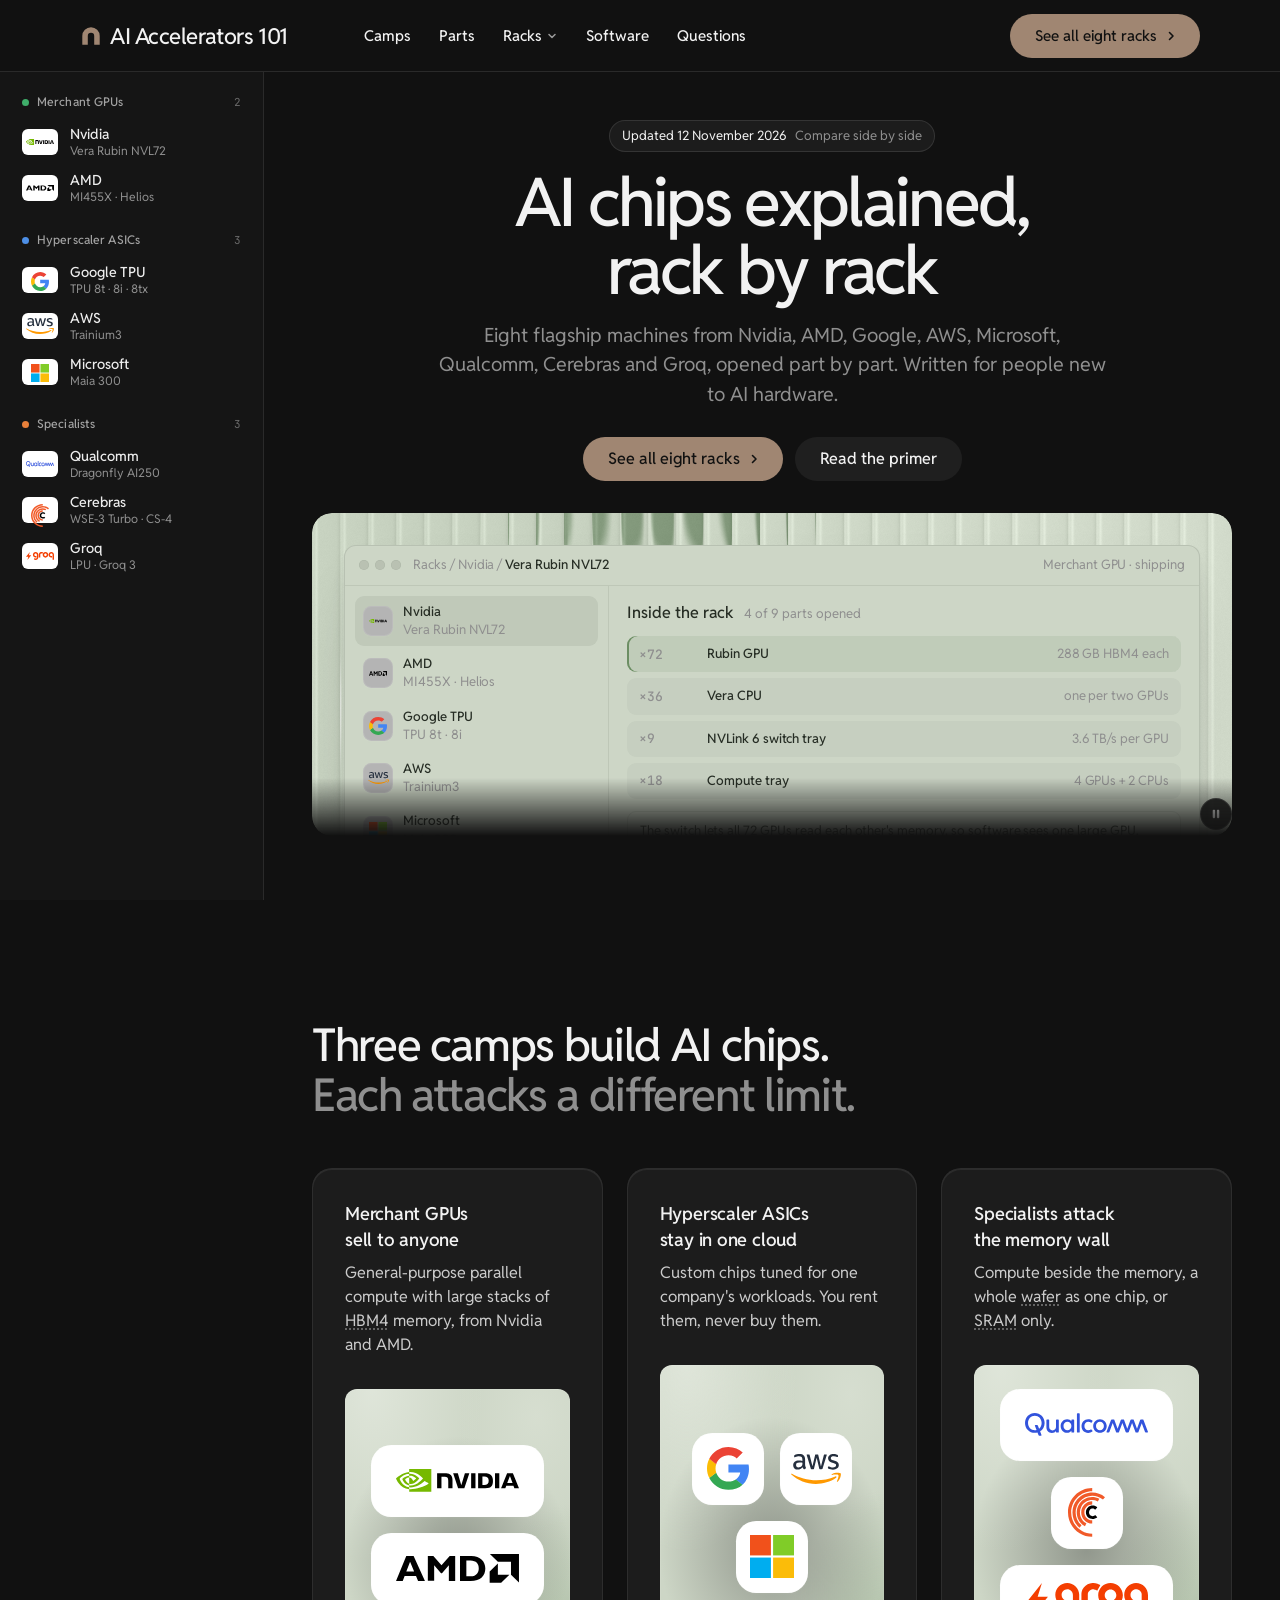
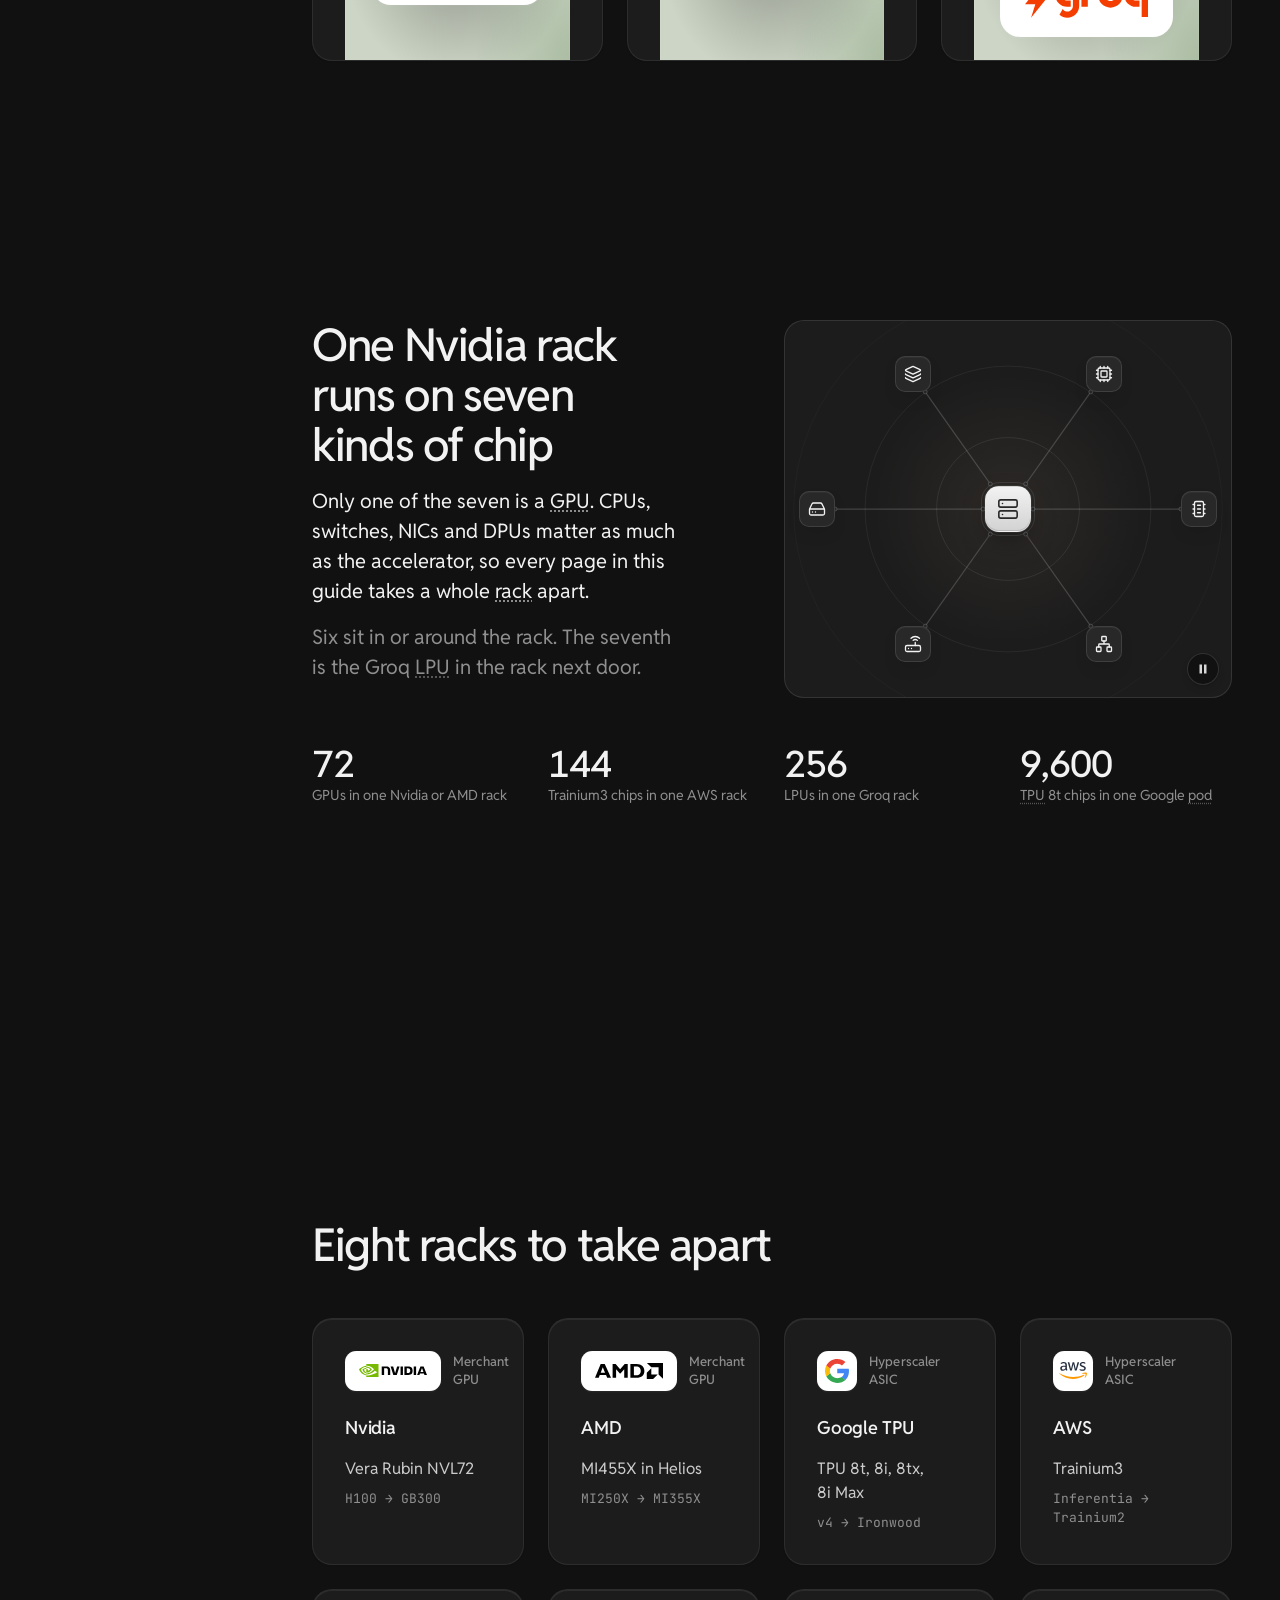
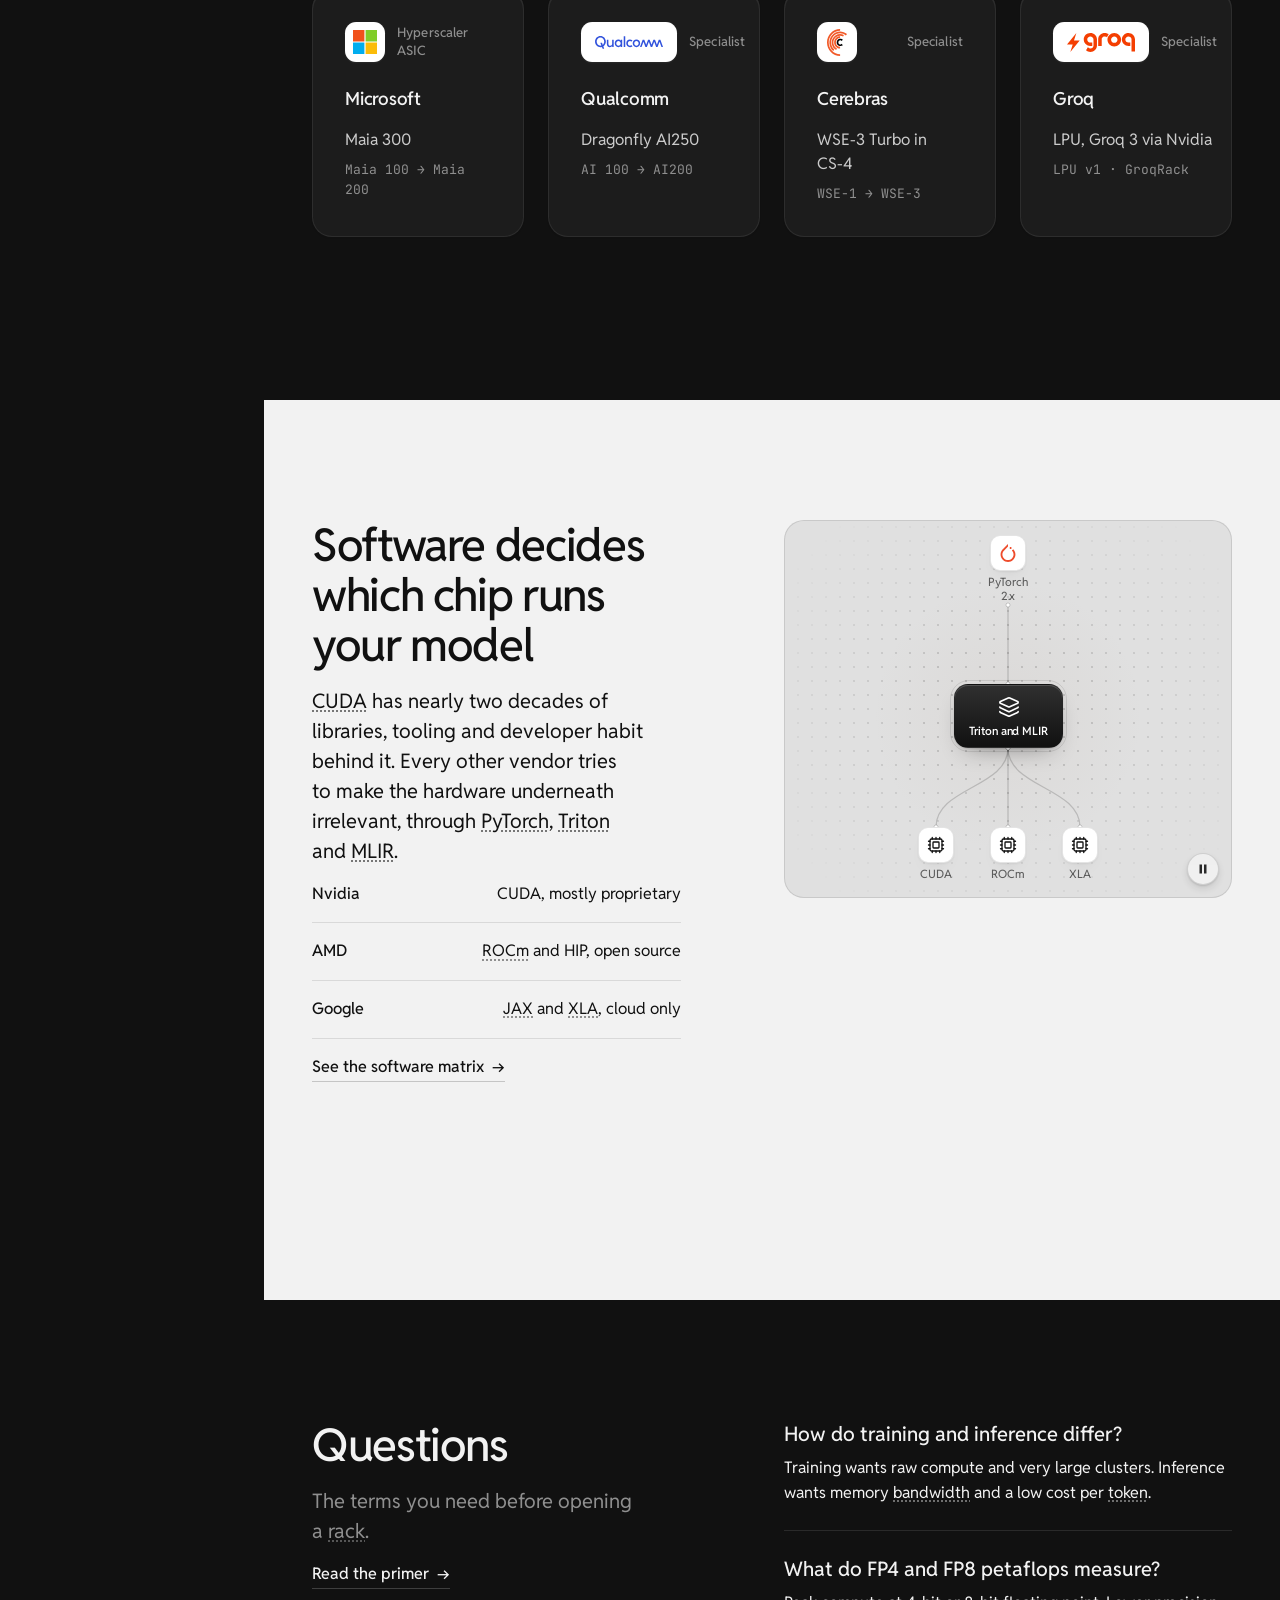
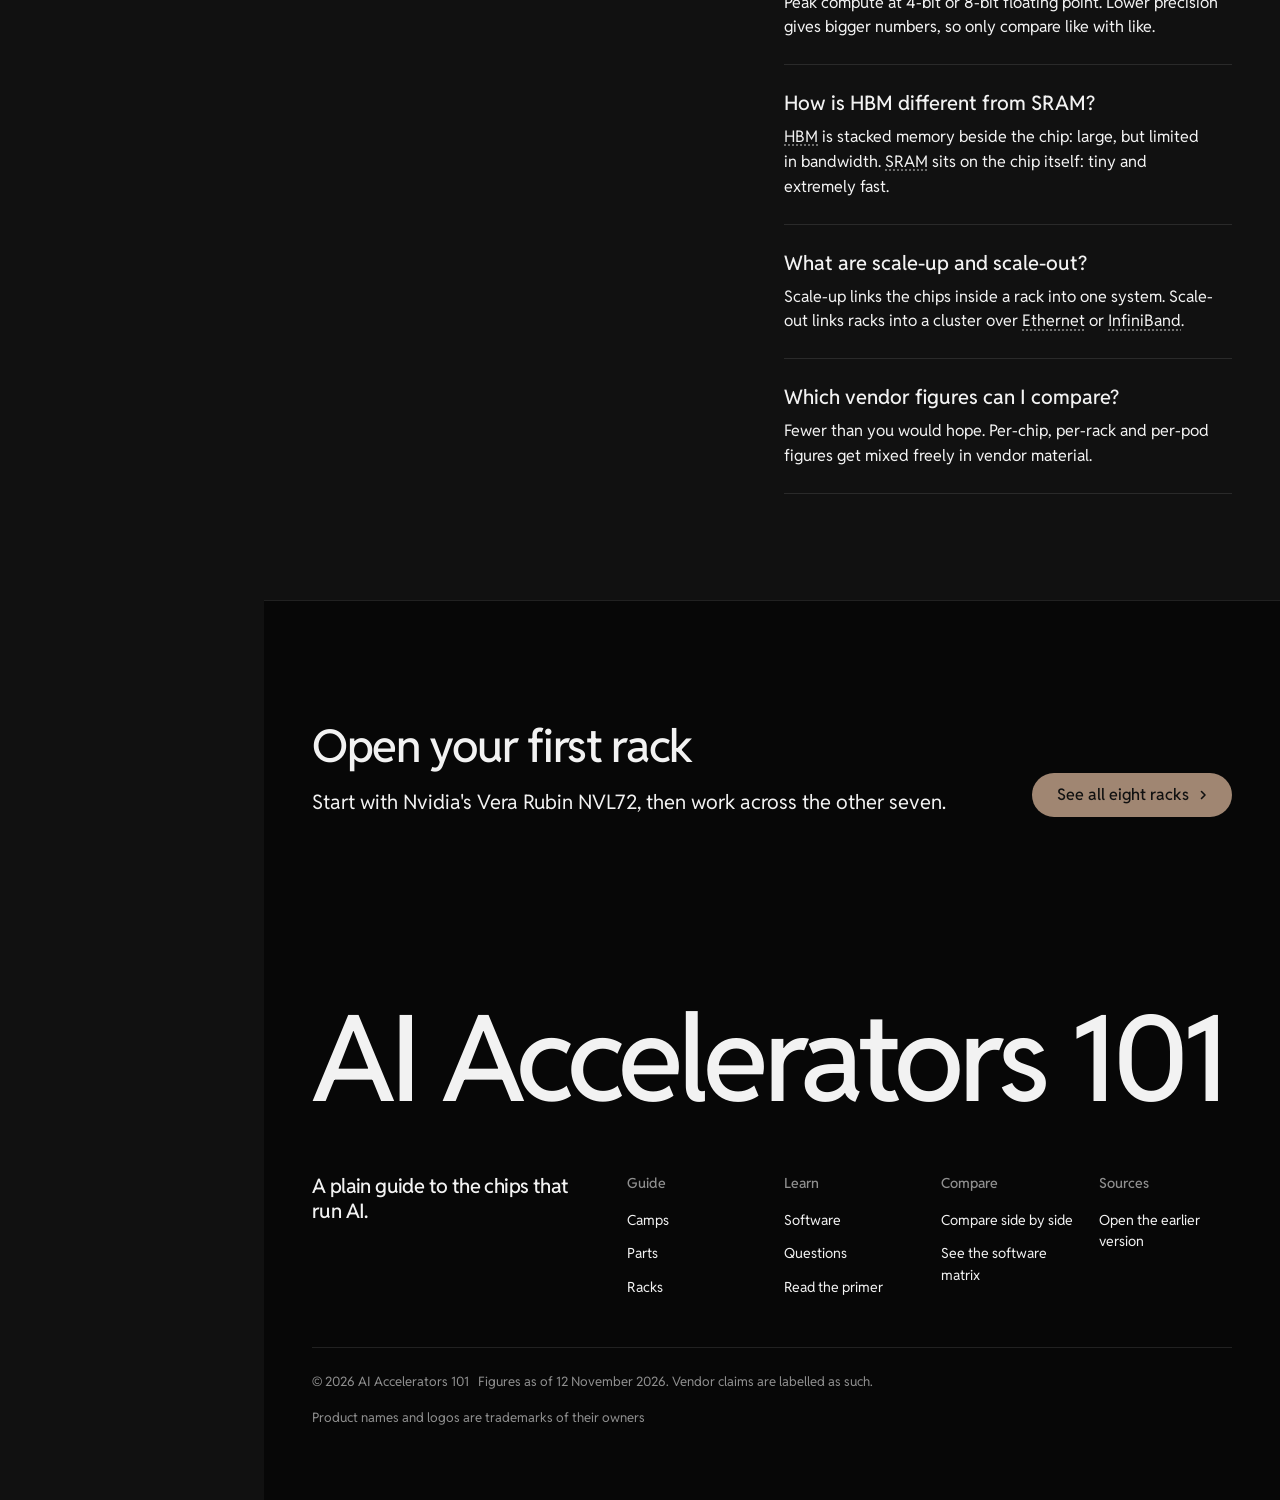
<file: index.html>
<!doctype html>
<html lang="en" data-type="software" data-radius="soft" data-ground="sage" data-buttons="pill" data-motion>
<head>
<meta charset="utf-8">
<meta name="viewport" content="width=device-width, initial-scale=1, viewport-fit=cover">
<title>AI Accelerators 101: a guide to AI chips, rack by rack</title>
<meta name="description" content="Eight flagship AI machines from Nvidia, AMD, Google, AWS, Microsoft, Qualcomm, Cerebras and Groq, opened part by part for people new to AI hardware.">
<meta property="og:type" content="website">
<meta property="og:title" content="AI Accelerators 101: a guide to AI chips, rack by rack">
<meta property="og:description" content="Eight flagship AI machines, opened part by part for people new to AI hardware.">
<meta property="og:image" content="share.jpg">
<meta name="twitter:card" content="summary_large_image">
<link rel="icon" href="favicon.svg" type="image/svg+xml">
<meta name="theme-color" content="#111111">
<!-- <link rel="canonical" href="https://[the site's domain]/"> -->
<meta name="site-kind" content="software">
<meta name="page-type" content="software">
<link rel="preconnect" href="https://fonts.googleapis.com">
<link rel="preconnect" href="https://fonts.gstatic.com" crossorigin>
<link href="https://fonts.googleapis.com/css2?family=Reddit+Sans:wght@400..700&family=JetBrains+Mono:wght@400..500&display=swap" rel="stylesheet">
<link rel="stylesheet" href="assets/system.css">
<link rel="stylesheet" href="assets/ui/cards.css">
<link rel="stylesheet" href="assets/motion/motion.css">
<link rel="stylesheet" href="assets/backgrounds/backgrounds.css">
<link rel="stylesheet" href="assets/layout/layout.css">
<link rel="stylesheet" href="assets/icons/icon.css">
<style>
:root {
  --p-bg: #111111; --p-surface: #1c1c1c; --p-ink: #f2f2f2; --p-muted: #8f8f8f;
  --p-accent: #a08672; --p-accent-ink: #111111; --p-action: #a08672; --p-action-ink: #111111;
  --p-inv-bg: #f2f2f2; --p-inv-surface: #e0e0e0; --p-inv-ink: #111111; --p-inv-muted: #5c5c5c;
  --p-inv-accent: #a08672; --p-inv-accent-ink: #111111; --p-inv-action: #a08672; --p-inv-action-ink: #111111;
  --font-display: "Reddit Sans", system-ui, sans-serif;
  --font-text: "Reddit Sans", system-ui, sans-serif;
  --font-mono: "JetBrains Mono", ui-monospace, "SFMono-Regular", Menlo, Consolas, monospace;
  --display-weight: 500;
  --display-tracking: -0.03em;
  --display-tracking-xl: -0.04em;
}
</style>
<link rel="stylesheet" href="assets/side.css">
<link rel="stylesheet" href="assets/ui/base.css">
<link rel="stylesheet" href="assets/diagrams/diagram.css">
<script>document.documentElement.classList.add('m-enter');setTimeout(()=>document.documentElement.classList.add('m-enter-done'),700)</script>
<script src="assets/backgrounds/backgrounds.js"></script>
<script>document.documentElement.classList.add('mo-js');setTimeout(()=>document.documentElement.classList.add('mo-safe'),2500)</script>
<link rel="modulepreload" href="assets/moments/moments.js">
<link rel="modulepreload" href="assets/moments/lib.js">
<link rel="modulepreload" href="assets/moments/counter-rolls/moment.js">
<link rel="modulepreload" href="assets/moments/line-carries-colour/moment.js">
<!-- page CSS: only what sits inside a visual, and one --p-h per card group -->
<style>
  /* the hero's window: the site's own rack explorer, the list of machines beside the open rack */
  .rx { border-radius: var(--u-r); background: var(--u-bg); border: 1px solid var(--u-border); box-shadow: var(--u-shadow); overflow: hidden; font: 400 13px/1.4 var(--font-text); color: var(--u-ink); }
  .rx__bar { display: flex; align-items: center; gap: 12px; height: 40px; padding: 0 14px; border-bottom: 1px solid var(--u-line); color: var(--u-muted); white-space: nowrap; }
  .rx__bar b { font-weight: 500; color: var(--u-ink); }
  .rx__bar .sp { flex: 1; }
  .rx__body { display: grid; grid-template-columns: 264px minmax(0, 1fr); min-height: 420px; }
  .rx__list { display: grid; align-content: start; gap: 2px; padding: 10px; border-right: 1px solid var(--u-line); }
  .rx__item { display: grid; grid-template-columns: 30px minmax(0, 1fr); gap: 0 10px; align-items: center; padding: 7px 8px; border-radius: 9px; }
  .rx__item.is-on { background: var(--u-fill-2); }
  .rx__item .ic-tile { --tile: 30px; grid-row: 1 / span 2; }
  .rx__item b { font-weight: 500; }
  .rx__item span:last-child { color: var(--u-muted); white-space: nowrap; overflow: hidden; text-overflow: ellipsis; }
  .rx__open { display: grid; align-content: start; gap: 12px; padding: 16px 18px; min-width: 0; }
  .rx__title { display: flex; align-items: baseline; gap: 10px; font-size: 16px; font-weight: 500; }
  .rx__title span { font-size: 13px; font-weight: 400; color: var(--u-muted); }
  .rx__parts { display: grid; gap: 6px; margin: 0; padding: 0; list-style: none; }
  .rx__part { display: grid; grid-template-columns: 56px minmax(0, 1fr) auto; gap: 12px; align-items: center; padding: 9px 12px; border-radius: 9px; background: var(--u-fill); }
  .rx__part.is-on { background: var(--u-tint); box-shadow: inset 2px 0 0 var(--u-accent); }
  .rx__part i { font: 500 13px/1 var(--font-mono); font-style: normal; color: var(--u-muted); }
  .rx__part b { font-weight: 500; }
  .rx__part span { color: var(--u-muted); white-space: nowrap; }
  .rx__note { margin: 0; padding: 10px 12px; border-radius: 9px; border: 1px solid var(--u-line); color: var(--u-text-2); }
  @media (max-width: 767px) { .rx__body { grid-template-columns: minmax(0, 1fr); } .rx__list { display: none; } .rx__bar .sp ~ span { display: none; } }
  @media (max-width: 639px) { .rx__part { grid-template-columns: 44px minmax(0, 1fr); } .rx__part span, .rx__note { display: none; } }

  /* the three camps: each panel holds its makers' real logos */
  #camps .panel { --p-h: 236px; display: grid; place-items: center; }
  .logos { position: relative; z-index: 1; display: flex; flex-wrap: wrap; justify-content: center; align-items: center; gap: 16px; padding: 24px; }
  .logos .ic-tile { --tile: 72px; --tile-bg: #ffffff; }
  @media (min-width: 640px) and (max-width: 1023px) { #camps .panel { --p-h: 120px; } .logos .ic-tile { --tile: 48px; } }
  @media (max-width: 639px) { #camps .panel { --p-h: 104px; } .logos .ic-tile { --tile: 44px; } }

  /* the eight rack cards */
  .rack { display: grid; align-content: start; gap: var(--s-2); }
  .rack__top { display: flex; align-items: center; justify-content: space-between; gap: var(--s-3); margin-bottom: var(--s-4); }
  .rack .ic-tile { --tile-bg: #ffffff; }
  .rack__line { font-family: var(--font-mono); font-size: 13px; line-height: 1.5; color: var(--muted); }
  @media (min-width: 640px) and (max-width: 1023px) { #racks .grid > .card { grid-column: auto / span 6; } .rack__line { display: none; } }
  @media (max-width: 639px) { #racks .grid > .card { grid-column: auto / span 6; padding: 16px; } .rack__line, .rack p { display: none; } .rack__top { flex-direction: column; align-items: flex-start; margin-bottom: var(--s-2); } }

  /* the close: the name across the wrap */
  .closing__cta.close--word { container-type: inline-size; }
  .close__word { font-size: 13cqw; white-space: nowrap; }
  /* beside the provider bar the content keeps a narrower gutter */
  @media (min-width: 1024px) { body.has-side > main, body.has-side > footer { --gut: 48px; } }
  /* below 1024px the bar is a row of logo tiles under the header (--side-row, side.css): the page starts under it */
  @media (max-width: 1023px) { body.has-side > main { padding-top: var(--side-row); } }
  /* a phone's bar holds the name and the menu button; the main action is the hero's button */
  @media (max-width: 639px) { .nav__bar > .nav__actions { display: none; } }
  #parts .stats-row { margin-top: var(--s-7); }
  @media (max-width: 639px) { #parts .stats-row > div { grid-column: auto / span 6; } }
</style>
</head>
<body class="has-side">
<!-- type: software (an interactive guide: the site's own rack explorer is the product)
     deal: hero centred, nav nav-mega, close close-word, footer footer-dark, rhythm dark-band, buttons pill, mark arc, ground sage
     palette lunar-grey-bronze, type reddit, effect fluted-glass (the hero frame)
     moments: counter-rolls (the figures row in #parts), line-carries-colour (#software, the dark band) -->

<header class="nav">
  <div class="wrap nav__bar">
    <a class="skip-link" href="#top">Skip to content</a>
    <a class="nav__logo" href="#top"><span class="mark" data-mark="arc" aria-hidden="true"></span>AI Accelerators 101</a>
    <nav class="nav__links" aria-label="Main">
      <div class="nav__item"><a class="nav__link" href="#camps">Camps</a></div>
      <div class="nav__item"><a class="nav__link" href="#parts">Parts</a></div>
      <div class="nav__item">
        <a class="nav__link" href="#racks">Racks <svg class="chev" viewBox="0 0 12 12" aria-hidden="true"><path d="M3 4.5l3 3 3-3" fill="none" stroke="currentColor" stroke-width="1.5" stroke-linecap="round" stroke-linejoin="round"/></svg></a>
        <div class="nav__menu">
          <div class="wrap grid">
            <div class="menu-col span-3">
              <p class="t-label">Merchant GPUs</p>
              <a href="providers/nvidia.html">Nvidia<span>Vera Rubin NVL72</span></a>
              <a href="providers/amd.html">AMD<span>MI455X in the Helios rack</span></a>
            </div>
            <div class="menu-col span-3">
              <p class="t-label">Hyperscaler ASICs</p>
              <a href="providers/google-tpu.html">Google TPU<span>TPU 8t, 8i, 8tx and 8i Max</span></a>
              <a href="providers/aws.html">AWS<span>Trainium3 UltraServer</span></a>
              <a href="providers/microsoft-maia.html">Microsoft<span>Maia 300</span></a>
            </div>
            <div class="menu-col span-3">
              <p class="t-label">Specialists</p>
              <a href="providers/qualcomm.html">Qualcomm<span>Dragonfly AI250</span></a>
              <a href="providers/cerebras.html">Cerebras<span>WSE-3 Turbo in the CS-4</span></a>
              <a href="providers/groq.html">Groq<span>LPU, sold through Nvidia</span></a>
            </div>
          </div>
        </div>
      </div>
      <div class="nav__item"><a class="nav__link" href="#software">Software</a></div>
      <div class="nav__item"><a class="nav__link" href="#questions">Questions</a></div>
    </nav>
    <div class="nav__actions">
      <a class="btn btn--primary" href="#racks">See all eight racks</a>
    </div>
    <button class="nav__toggle" type="button" aria-expanded="false" aria-label="Menu">
      <svg width="18" height="18" viewBox="0 0 18 18" aria-hidden="true"><path d="M2 5h14M2 13h14" stroke="currentColor" stroke-width="1.6" stroke-linecap="round"/></svg>
    </button>
  </div>
</header>

<nav class="side" aria-label="Providers">
      <div class="side__group" data-camp="gpu">
        <p class="side__h"><i class="side__dot" aria-hidden="true"></i>Merchant GPUs <small>2</small></p>
        <a class="side__p" href="providers/nvidia.html"><span class="side__logo"><img src="assets/icons/nvidia.svg" alt=""></span><b>Nvidia</b><span>Vera Rubin NVL72</span></a>
        <a class="side__p" href="providers/amd.html"><span class="side__logo"><img src="assets/icons/amd.svg" alt=""></span><b>AMD</b><span>MI455X · Helios</span></a>
      </div>
      <div class="side__group" data-camp="asic">
        <p class="side__h"><i class="side__dot" aria-hidden="true"></i>Hyperscaler ASICs <small>3</small></p>
        <a class="side__p" href="providers/google-tpu.html"><span class="side__logo"><img src="assets/icons/google-icon.svg" alt=""></span><b>Google TPU</b><span>TPU 8t · 8i · 8tx</span></a>
        <a class="side__p" href="providers/aws.html"><span class="side__logo"><img src="assets/icons/aws.svg" alt=""></span><b>AWS</b><span>Trainium3</span></a>
        <a class="side__p" href="providers/microsoft-maia.html"><span class="side__logo"><img src="assets/icons/microsoft-icon.svg" alt=""></span><b>Microsoft</b><span>Maia 300</span></a>
      </div>
      <div class="side__group" data-camp="spec">
        <p class="side__h"><i class="side__dot" aria-hidden="true"></i>Specialists <small>3</small></p>
        <a class="side__p" href="providers/qualcomm.html"><span class="side__logo"><img src="assets/icons/qualcomm.svg" alt=""></span><b>Qualcomm</b><span>Dragonfly AI250</span></a>
        <a class="side__p" href="providers/cerebras.html"><span class="side__logo"><img src="assets/icons/cerebras.svg" alt=""></span><b>Cerebras</b><span>WSE-3 Turbo · CS-4</span></a>
        <a class="side__p" href="providers/groq.html"><span class="side__logo"><img src="assets/icons/groq.svg" alt=""></span><b>Groq</b><span>LPU · Groq 3</span></a>
      </div>
    </nav>

<main id="top">
  <!-- HERO: centred headline over the rack explorer's window, on the page's one effect -->
  <section class="hero hero--centred" data-enter aria-labelledby="hero-h">
    <div class="wrap"><div class="hero-text">
      <div class="hero__c">
        <a class="pill" href="compare.html"><span>Updated 12 November 2026</span><span class="muted">Compare side by side</span></a>
        <h1 id="hero-h">AI chips explained, rack by rack</h1>
        <p class="hero__lead">Eight flagship machines from Nvidia, AMD, Google, AWS, Microsoft, Qualcomm, Cerebras and Groq, opened part by part. Written for people new to AI hardware.</p>
        <div class="btn-row"><a class="btn btn--primary" href="#racks">See all eight racks</a><a class="btn btn--secondary" href="primer.html">Read the primer</a></div>
      </div>
      <div class="hero__window" data-fx="fluted-glass" data-fx-seed="7" role="img" aria-label="The rack explorer open on Nvidia's Vera Rubin NVL72, listing its GPUs, CPUs and switch trays">
        <div class="ly-piece ui rx" aria-hidden="true">
          <div class="rx__bar"><span class="ui-dots"><i></i><i></i><i></i></span><span>Racks / Nvidia / <b>Vera Rubin NVL72</b></span><span class="sp"></span><span>Merchant GPU · shipping</span></div>
          <div class="rx__body">
            <div class="rx__list">
              <div class="rx__item is-on"><span class="ic-tile"><img class="ic ic-wide" src="assets/icons/nvidia.svg" alt=""></span><b>Nvidia</b><span>Vera Rubin NVL72</span></div>
              <div class="rx__item"><span class="ic-tile"><img class="ic ic-wide ic-ink" src="assets/icons/amd.svg" alt=""></span><b>AMD</b><span>MI455X · Helios</span></div>
              <div class="rx__item"><span class="ic-tile"><img class="ic" src="assets/icons/google-icon.svg" alt=""></span><b>Google TPU</b><span>TPU 8t · 8i</span></div>
              <div class="rx__item"><span class="ic-tile"><img class="ic ic-land" src="assets/icons/aws.svg" alt=""></span><b>AWS</b><span>Trainium3</span></div>
              <div class="rx__item"><span class="ic-tile"><img class="ic" src="assets/icons/microsoft-icon.svg" alt=""></span><b>Microsoft</b><span>Maia 300</span></div>
              <div class="rx__item"><span class="ic-tile"><img class="ic ic-wide" src="assets/icons/qualcomm.svg" alt=""></span><b>Qualcomm</b><span>Dragonfly AI250</span></div>
              <div class="rx__item"><span class="ic-tile"><img class="ic ic-tall" src="assets/icons/cerebras.svg" alt=""></span><b>Cerebras</b><span>WSE-3 Turbo · CS-4</span></div>
            </div>
            <div class="rx__open">
              <div class="rx__title">Inside the rack <span>4 of 9 parts opened</span></div>
              <ul class="rx__parts">
                <li class="rx__part is-on"><i>×72</i><b>Rubin GPU</b><span>288 GB HBM4 each</span></li>
                <li class="rx__part"><i>×36</i><b>Vera CPU</b><span>one per two GPUs</span></li>
                <li class="rx__part"><i>×9</i><b>NVLink 6 switch tray</b><span>3.6 TB/s per GPU</span></li>
                <li class="rx__part"><i>×18</i><b>Compute tray</b><span>4 GPUs + 2 CPUs</span></li>
              </ul>
              <p class="rx__note">The switch lets all 72 GPUs read each other's memory, so software sees one large GPU.</p>
              <ul class="rx__parts">
                <li class="rx__part"><i>×1</i><b>ConnectX-9 SuperNIC</b><span>per compute tray</span></li>
                <li class="rx__part"><i>×1</i><b>BlueField-4 DPU</b><span>per compute tray</span></li>
              </ul>
            </div>
          </div>
        </div>
      </div>
    </div></div>
  </section>

  <!-- CAMPS: three cards, each camp's makers as real logos -->
  <section class="section" id="camps" aria-labelledby="camps-h">
    <div class="wrap">
      <div class="section-head">
        <h2 id="camps-h">Three camps build AI chips. <span class="muted">Each attacks a different limit.</span></h2>
      </div>
      <div class="grid">
        <article class="card card--row span-4 m-nolift">
          <h3>Merchant GPUs sell to anyone</h3>
          <p>General-purpose parallel compute with large stacks of HBM4 memory, from Nvidia and AMD.</p>
          <div class="panel"><div class="logos">
            <span class="ic-tile ic-tile--wide"><img class="ic ic-wide" src="assets/icons/nvidia.svg" alt="Nvidia"></span>
            <span class="ic-tile ic-tile--wide"><img class="ic ic-wide ic-ink ic-keep" src="assets/icons/amd.svg" alt="AMD"></span>
          </div></div>
        </article>
        <article class="card card--row span-4 m-nolift">
          <h3>Hyperscaler ASICs stay in one cloud</h3>
          <p>Custom chips tuned for one company's workloads. You rent them, never buy them.</p>
          <div class="panel"><div class="logos">
            <span class="ic-tile"><img class="ic" src="assets/icons/google-icon.svg" alt="Google"></span>
            <span class="ic-tile"><img class="ic ic-land" src="assets/icons/aws.svg" alt="AWS"></span>
            <span class="ic-tile"><img class="ic" src="assets/icons/microsoft-icon.svg" alt="Microsoft"></span>
          </div></div>
        </article>
        <article class="card card--row span-4 m-nolift">
          <h3>Specialists attack the memory wall</h3>
          <p>Compute beside the memory, a whole wafer as one chip, or SRAM only.</p>
          <div class="panel"><div class="logos">
            <span class="ic-tile ic-tile--wide"><img class="ic ic-wide" src="assets/icons/qualcomm.svg" alt="Qualcomm"></span>
            <span class="ic-tile"><img class="ic ic-tall" src="assets/icons/cerebras.svg" alt="Cerebras"></span>
            <span class="ic-tile ic-tile--wide"><img class="ic ic-wide" src="assets/icons/groq.svg" alt="Groq"></span>
          </div></div>
        </article>
      </div>
    </div>
  </section>

  <!-- PARTS: the rack as the product; a hub diagram of one Nvidia rack, then the figures (counter-rolls) -->
  <section class="section" id="parts" aria-labelledby="parts-h">
    <div class="wrap">
      <div class="grid grid--top">
        <div class="span-5 stack-4">
          <h2 id="parts-h">One Nvidia rack runs on seven kinds of chip</h2>
          <p class="t-lead">Only one of the seven is a GPU. CPUs, switches, NICs and DPUs matter as much as the accelerator, so every page in this guide takes a whole rack apart.</p>
          <p class="t-lead muted">Six sit in or around the rack. The seventh is the Groq LPU in the rack next door.</p>
        </div>
        <div class="frame frame--split span-6 start-7">
          <div class="dg" data-diagram><script type="application/json">{"layout":"hub","alt":"The Vera Rubin NVL72 rack connects Rubin GPUs, Vera CPUs, NVLink 6 switches, ConnectX-9 NICs, BlueField-4 DPUs and Spectrum-6 switches.","center":{"label":"NVL72 rack","icon":"ui:server"},"spokes":[{"label":"Rubin GPU","icon":"ui:cpu","meta":"72"},{"label":"Vera CPU","icon":"ui:microchip","meta":"36"},{"label":"NVLink 6","icon":"ui:network","meta":"9 trays"},{"label":"ConnectX-9","icon":"ui:router"},{"label":"BlueField-4","icon":"ui:hard-drive"},{"label":"Spectrum-6","icon":"ui:layers"}]}</script></div>
        </div>
      </div>
      <div class="grid stats-row" data-moment="counter-rolls">
        <div class="span-3"><p class="t-stat">72</p><p class="t-small muted">GPUs in one Nvidia or AMD rack</p></div>
        <div class="span-3"><p class="t-stat">144</p><p class="t-small muted">Trainium3 chips in one AWS rack</p></div>
        <div class="span-3"><p class="t-stat">256</p><p class="t-small muted">LPUs in one Groq rack</p></div>
        <div class="span-3"><p class="t-stat">9,600</p><p class="t-small muted">TPU 8t chips in one Google pod</p></div>
      </div>
    </div>
  </section>

  <!-- RACKS: the eight machines, each a linked card -->
  <section class="section" id="racks" aria-labelledby="racks-h">
    <div class="wrap">
      <div class="section-head">
        <h2 id="racks-h">Eight racks to take apart</h2>
      </div>
      <div class="grid">
        <a class="card span-3 rack" href="providers/nvidia.html">
          <span class="rack__top"><span class="ic-tile ic-tile--40 ic-tile--wide"><img class="ic ic-wide" src="assets/icons/nvidia.svg" alt=""></span><span class="t-label muted">Merchant GPU</span></span>
          <h3>Nvidia</h3><p>Vera Rubin NVL72</p><span class="rack__line">H100 → GB300</span>
        </a>
        <a class="card span-3 rack" href="providers/amd.html">
          <span class="rack__top"><span class="ic-tile ic-tile--40 ic-tile--wide"><img class="ic ic-wide ic-ink ic-keep" src="assets/icons/amd.svg" alt=""></span><span class="t-label muted">Merchant GPU</span></span>
          <h3>AMD</h3><p>MI455X in Helios</p><span class="rack__line">MI250X → MI355X</span>
        </a>
        <a class="card span-3 rack" href="providers/google-tpu.html">
          <span class="rack__top"><span class="ic-tile ic-tile--40"><img class="ic" src="assets/icons/google-icon.svg" alt=""></span><span class="t-label muted">Hyperscaler ASIC</span></span>
          <h3>Google TPU</h3><p>TPU 8t, 8i, 8tx, 8i Max</p><span class="rack__line">v4 → Ironwood</span>
        </a>
        <a class="card span-3 rack" href="providers/aws.html">
          <span class="rack__top"><span class="ic-tile ic-tile--40"><img class="ic ic-land" src="assets/icons/aws.svg" alt=""></span><span class="t-label muted">Hyperscaler ASIC</span></span>
          <h3>AWS</h3><p>Trainium3</p><span class="rack__line">Inferentia → Trainium2</span>
        </a>
        <a class="card span-3 rack" href="providers/microsoft-maia.html">
          <span class="rack__top"><span class="ic-tile ic-tile--40"><img class="ic" src="assets/icons/microsoft-icon.svg" alt=""></span><span class="t-label muted">Hyperscaler ASIC</span></span>
          <h3>Microsoft</h3><p>Maia 300</p><span class="rack__line">Maia 100 → Maia 200</span>
        </a>
        <a class="card span-3 rack" href="providers/qualcomm.html">
          <span class="rack__top"><span class="ic-tile ic-tile--40 ic-tile--wide"><img class="ic ic-wide" src="assets/icons/qualcomm.svg" alt=""></span><span class="t-label muted">Specialist</span></span>
          <h3>Qualcomm</h3><p>Dragonfly AI250</p><span class="rack__line">AI 100 → AI200</span>
        </a>
        <a class="card span-3 rack" href="providers/cerebras.html">
          <span class="rack__top"><span class="ic-tile ic-tile--40"><img class="ic ic-tall" src="assets/icons/cerebras.svg" alt=""></span><span class="t-label muted">Specialist</span></span>
          <h3>Cerebras</h3><p>WSE-3 Turbo in CS-4</p><span class="rack__line">WSE-1 → WSE-3</span>
        </a>
        <a class="card span-3 rack" href="providers/groq.html">
          <span class="rack__top"><span class="ic-tile ic-tile--40 ic-tile--wide"><img class="ic ic-wide" src="assets/icons/groq.svg" alt=""></span><span class="t-label muted">Specialist</span></span>
          <h3>Groq</h3><p>LPU, Groq 3 via Nvidia</p><span class="rack__line">LPU v1 · GroqRack</span>
        </a>
      </div>
    </div>
  </section>

  <!-- SOFTWARE: the dark band (the inverse ground), line-carries-colour; a lanes diagram of the portability layer -->
  <section class="section ground-inverse" id="software" aria-labelledby="software-h" data-moment="line-carries-colour" data-moment-opts='{"from": "base"}'>
    <div class="wrap">
      <div class="grid grid--top">
        <div class="span-5 stack-4">
          <h2 id="software-h">Software decides which chip runs your model</h2>
          <p class="t-lead">CUDA has nearly two decades of libraries, tooling and developer habit behind it. Every other vendor tries to make the hardware underneath irrelevant, through PyTorch, Triton and MLIR.</p>
          <ul class="rows">
            <li><span class="rows__name">Nvidia</span><span class="rows__value">CUDA, mostly proprietary</span></li>
            <li><span class="rows__name">AMD</span><span class="rows__value">ROCm and HIP, open source</span></li>
            <li><span class="rows__name">Google</span><span class="rows__value">JAX and XLA, cloud only</span></li>
          </ul>
          <p><a class="link" href="software.html">See the software matrix</a></p>
        </div>
        <div class="frame frame--split span-6 start-7">
          <div class="dg" data-diagram><script type="application/json">{"layout":"lanes","alt":"A PyTorch model is compiled once and runs on Nvidia through CUDA, on AMD through ROCm and on Google TPUs through XLA.","curve":"curve","input":{"label":"PyTorch 2.x","icon":"pytorch","meta":"your model"},"core":{"label":"Triton and MLIR","icon":"ui:layers"},"lanes":[{"label":"CUDA","icon":"ui:cpu","meta":"Nvidia","done":true},{"label":"ROCm","icon":"ui:cpu","meta":"AMD","done":true},{"label":"XLA","icon":"ui:cpu","meta":"Google TPU","done":true}]}</script></div>
        </div>
      </div>
    </div>
  </section>

  <!-- QUESTIONS: the primer's answers, all open -->
  <section class="section" id="questions" aria-labelledby="questions-h">
    <div class="wrap">
      <div class="grid grid--top">
        <div class="span-5 stack-4">
          <h2 id="questions-h">Questions</h2>
          <p class="t-lead muted">The terms you need before opening a rack.</p>
          <p><a class="link" href="primer.html">Read the primer</a></p>
        </div>
        <div class="faq span-6 start-7">
          <div class="faq__item"><h3>How do training and inference differ?</h3><p>Training wants raw compute and very large clusters. Inference wants memory bandwidth and a low cost per token.</p></div>
          <div class="faq__item"><h3>What do FP4 and FP8 petaflops measure?</h3><p>Peak compute at 4-bit or 8-bit floating point. Lower precision gives bigger numbers, so only compare like with like.</p></div>
          <div class="faq__item"><h3>How is HBM different from SRAM?</h3><p>HBM is stacked memory beside the chip: large, but limited in bandwidth. SRAM sits on the chip itself: tiny and extremely fast.</p></div>
          <div class="faq__item"><h3>What are scale-up and scale-out?</h3><p>Scale-up links the chips inside a rack into one system. Scale-out links racks into a cluster over Ethernet or InfiniBand.</p></div>
          <div class="faq__item"><h3>Which vendor figures can I compare?</h3><p>Fewer than you would hope. Per-chip, per-rack and per-pod figures get mixed freely in vendor material.</p></div>
        </div>
      </div>
    </div>
  </section>
</main>

<footer class="footer closing footer--dark ground-inverse" id="contact" aria-labelledby="close-h">
  <div class="wrap">
    <div class="closing__cta close--word">
      <div class="section-head--split">
        <div><h2 id="close-h">Open your first rack</h2><p class="t-lead">Start with Nvidia's Vera Rubin NVL72, then work across the other seven.</p></div>
        <a class="btn btn--primary" href="#racks">See all eight racks<svg class="m-arrow" viewBox="0 0 12 12" aria-hidden="true"><path class="m-arrow__stem" d="M1 6h8"/><path class="m-arrow__head" d="M4.5 2.5 8 6l-3.5 3.5"/></svg></a>
      </div>
      <p class="close__word" aria-hidden="true">AI Accelerators 101</p>
    </div>
    <div class="closing__links">
      <div class="grid">
        <div class="span-4 stack-4">
          <p class="footer__lede">A plain guide to the chips that run AI.</p>
        </div>
        <div class="span-2 footer__col"><h3>Guide</h3><ul><li><a href="#camps">Camps</a></li><li><a href="#parts">Parts</a></li><li><a href="#racks">Racks</a></li></ul></div>
        <div class="span-2 footer__col"><h3>Learn</h3><ul><li><a href="#software">Software</a></li><li><a href="#questions">Questions</a></li><li><a href="primer.html">Read the primer</a></li></ul></div>
        <div class="span-2 footer__col"><h3>Compare</h3><ul><li><a href="compare.html">Compare side by side</a></li><li><a href="software.html">See the software matrix</a></li></ul></div>
        <div class="span-2 footer__col"><h3>Sources</h3><ul><li><a href="../index.html">Open the earlier version</a></li></ul></div>
      </div>
      <div class="footer__legal">
        <span>&copy; 2026 AI Accelerators 101 &nbsp; Figures as of 12 November 2026. Vendor claims are labelled as such.</span>
        <div class="socials"></div>
        <span class="credits">Product names and logos are trademarks of their owners</span>
      </div>
    </div>
  </div>
</footer>

<script type="module" src="assets/system.js"></script>
<script type="module" src="assets/motion/motion.js"></script>
<script type="module" src="assets/layout/layout.js"></script>
<script type="module" src="assets/diagrams/mount.js"></script>
<script src="assets/js/glossary.js" defer></script>
</body>
</html>
</file>
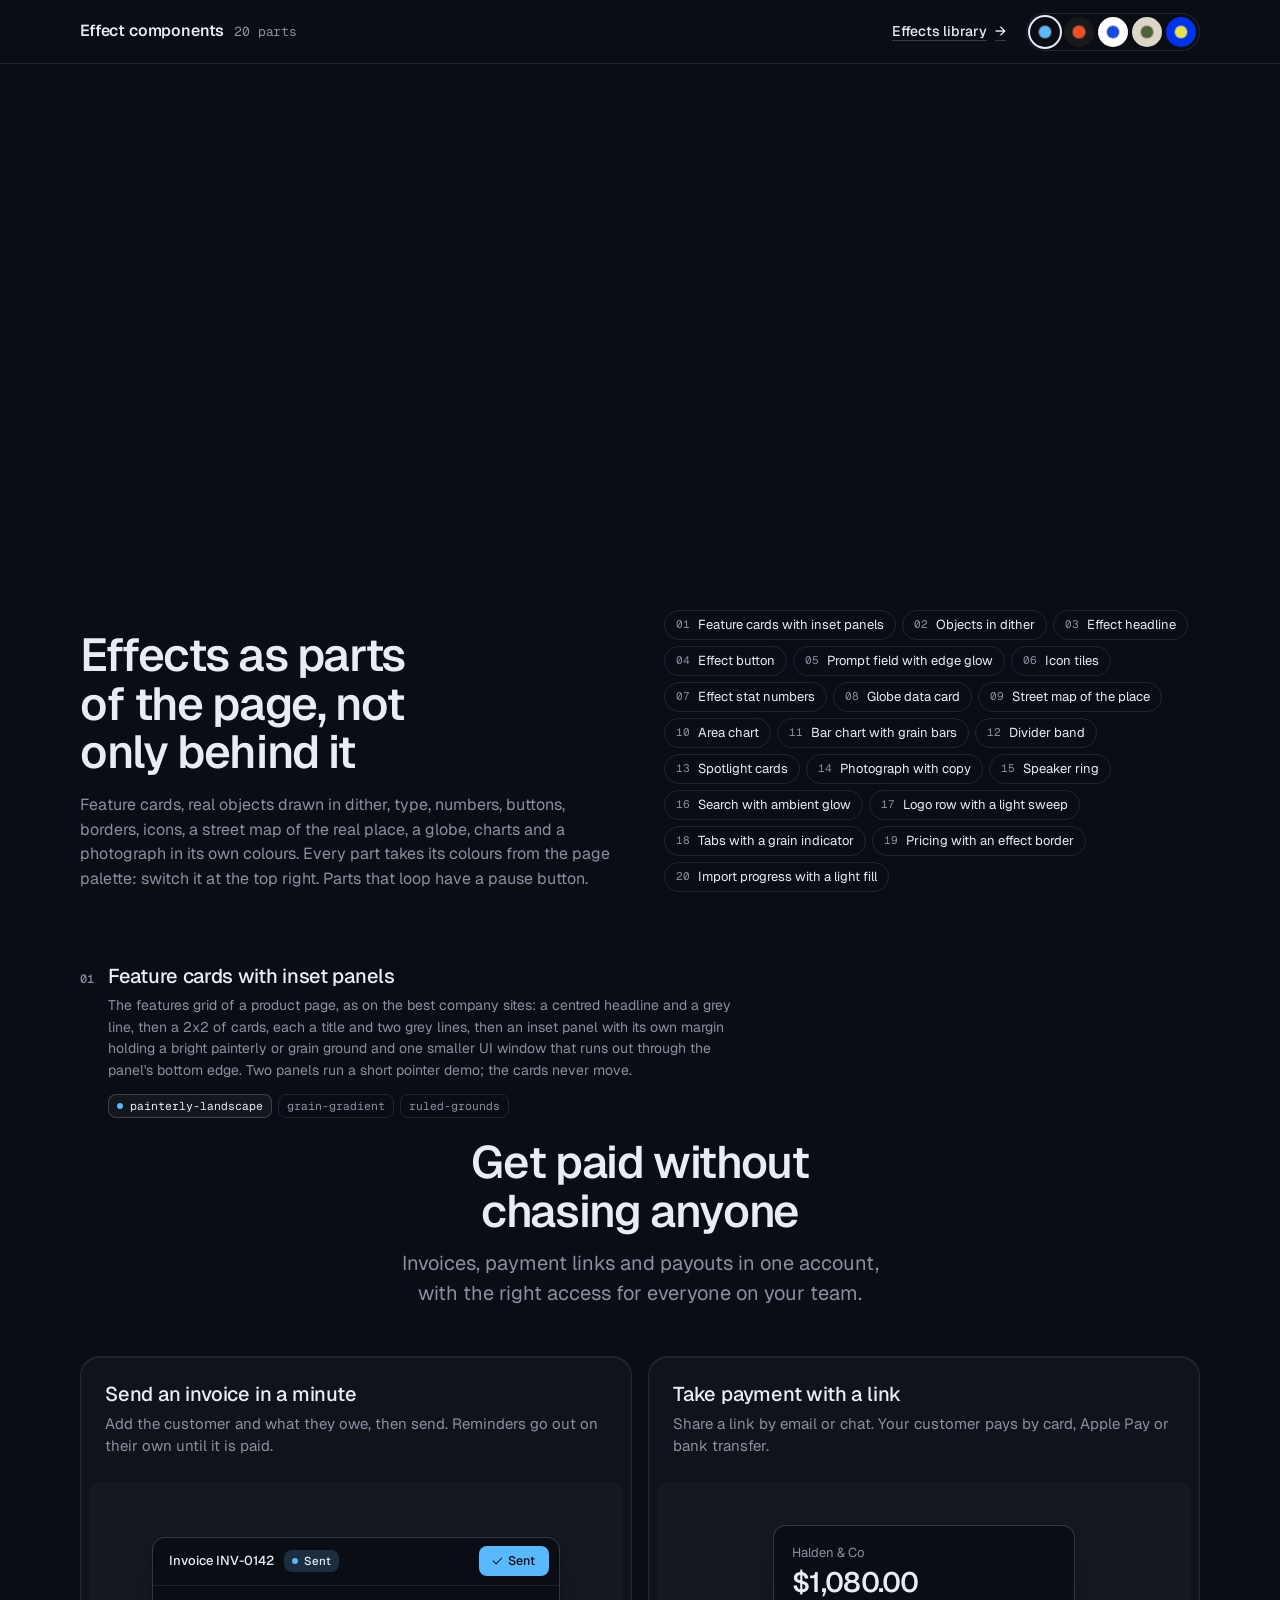
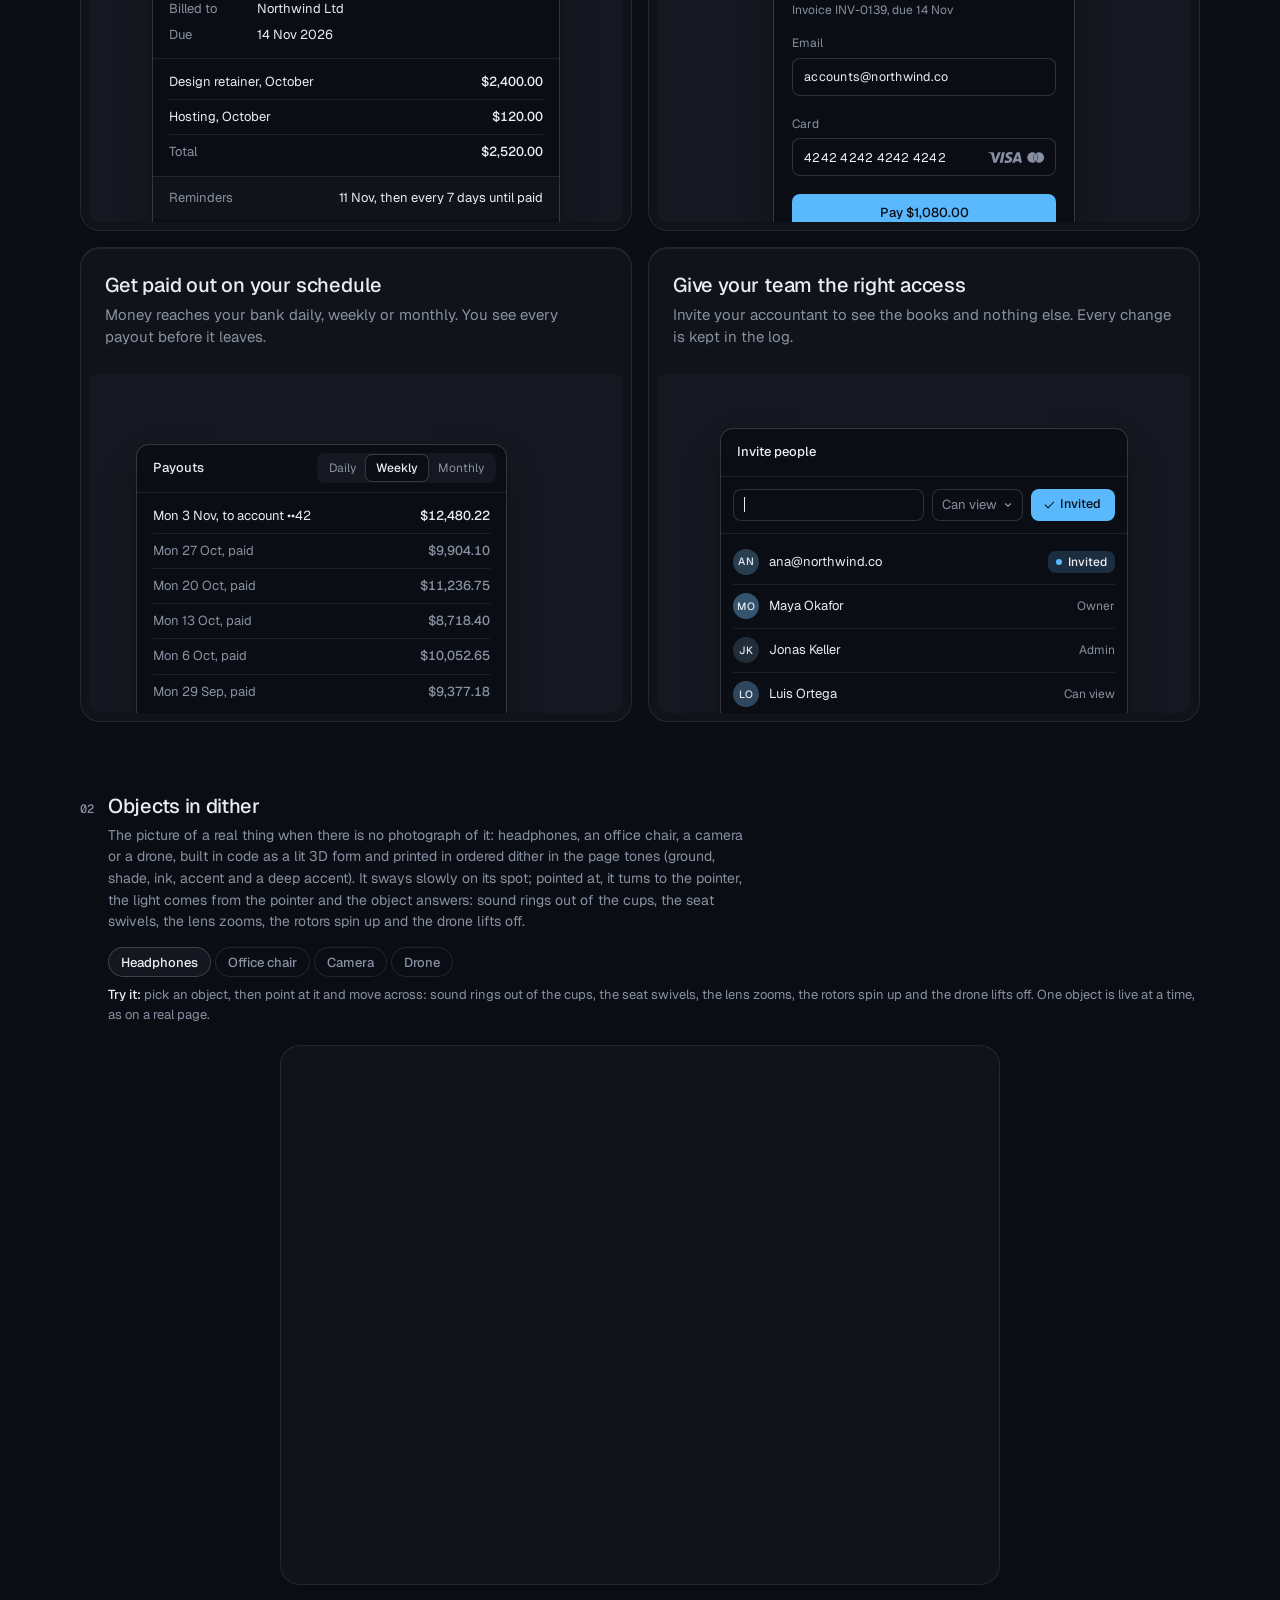
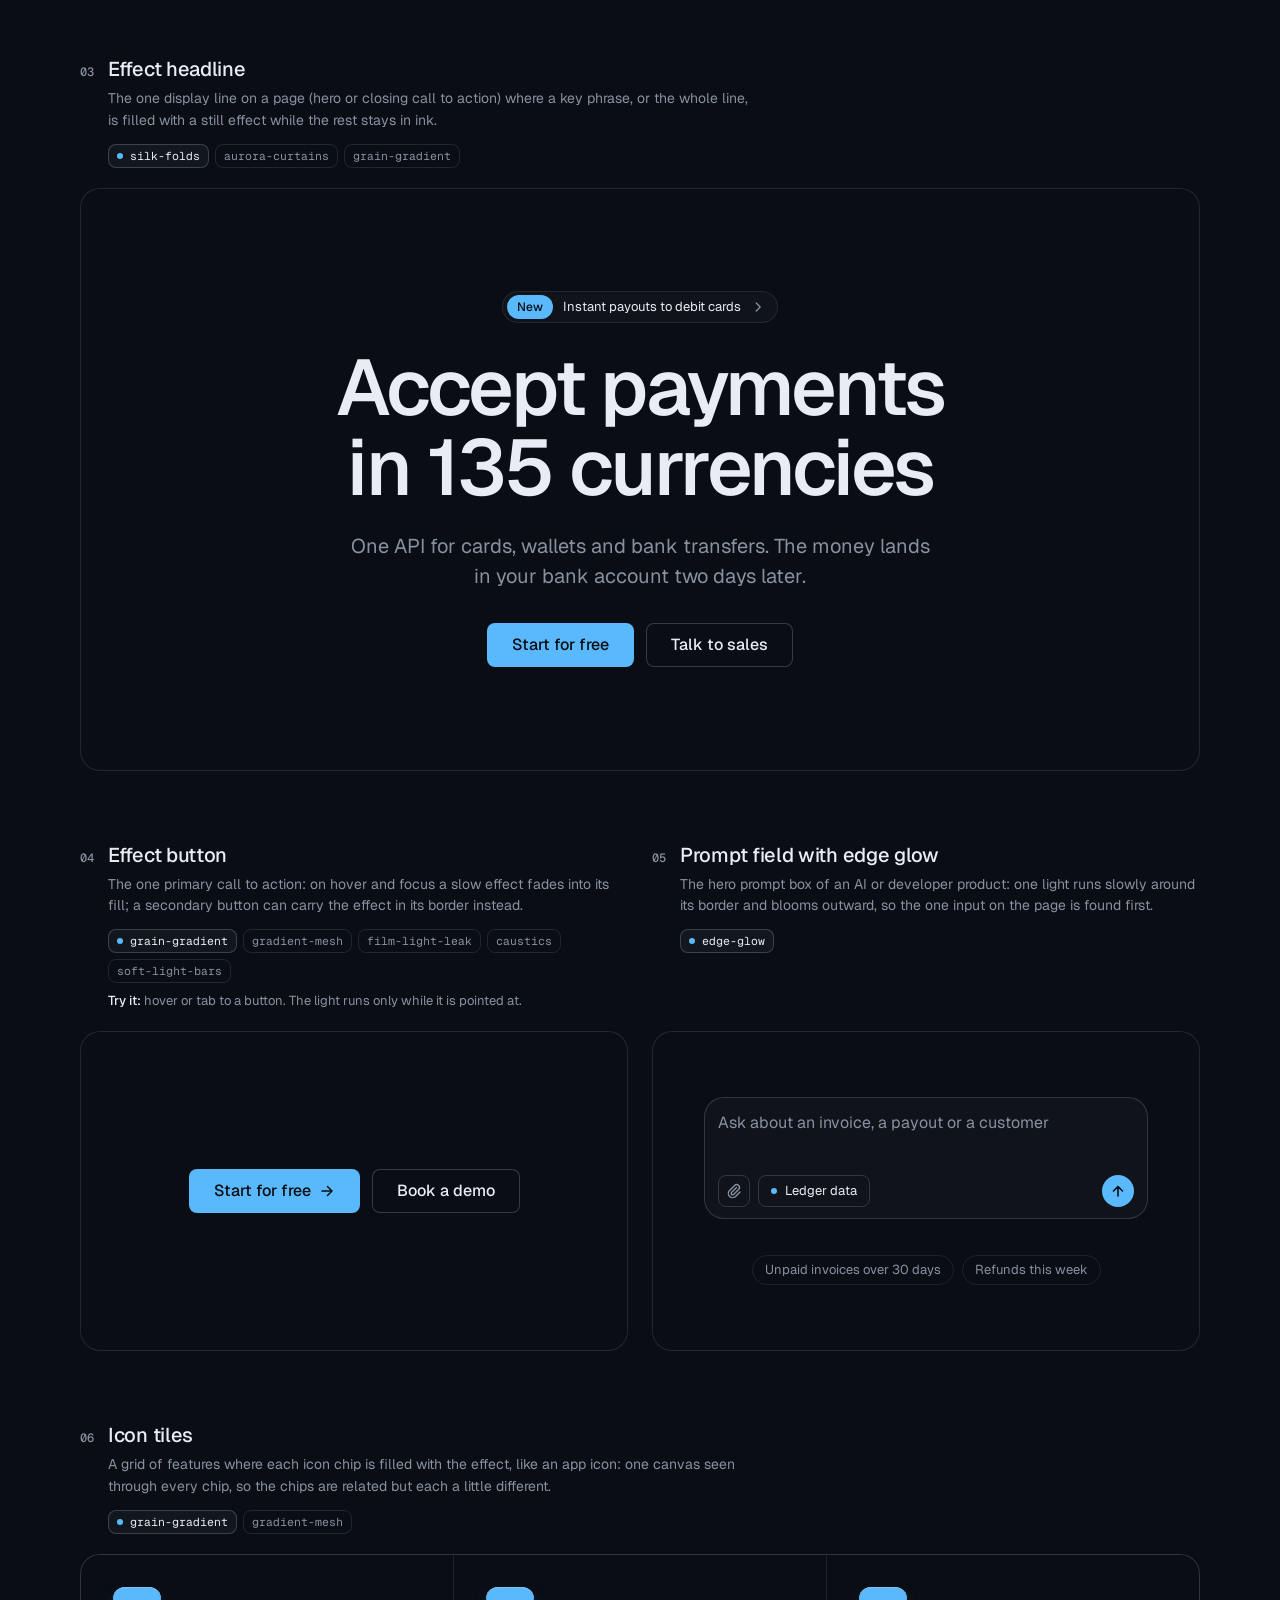
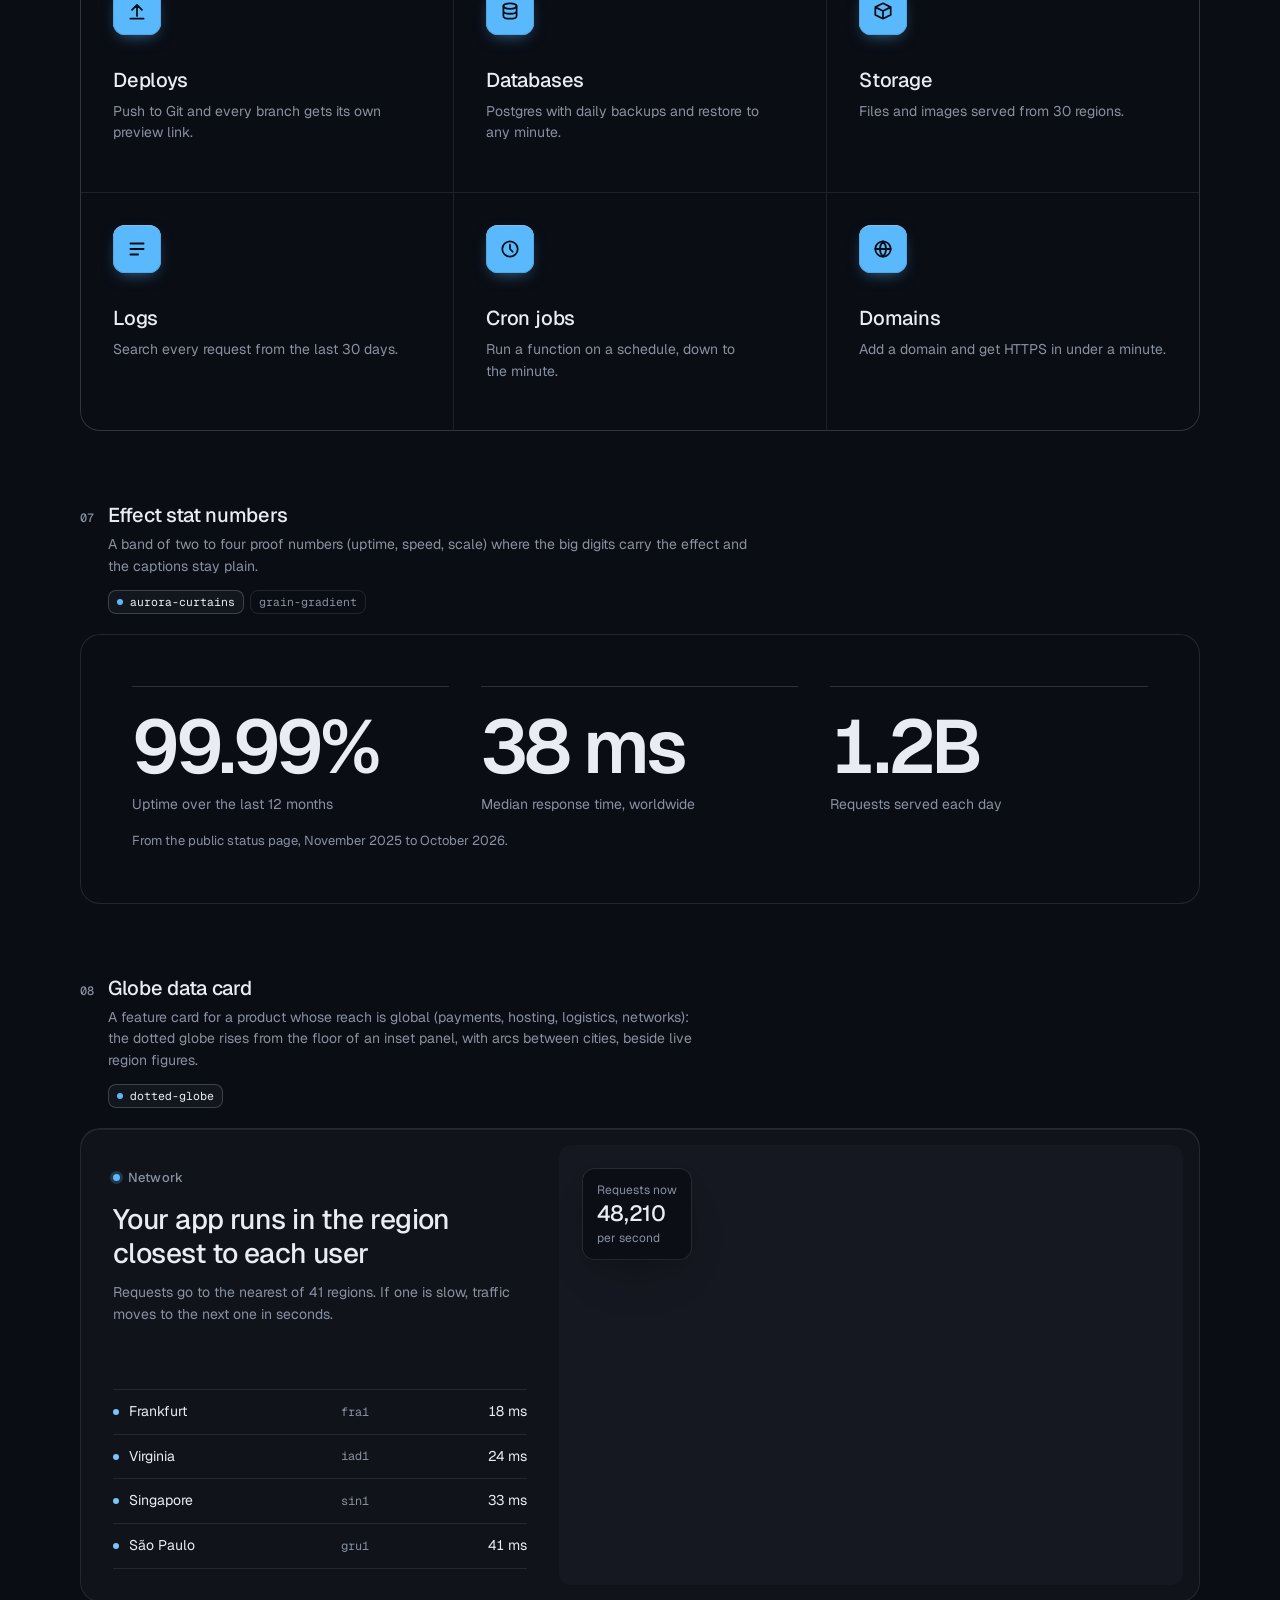
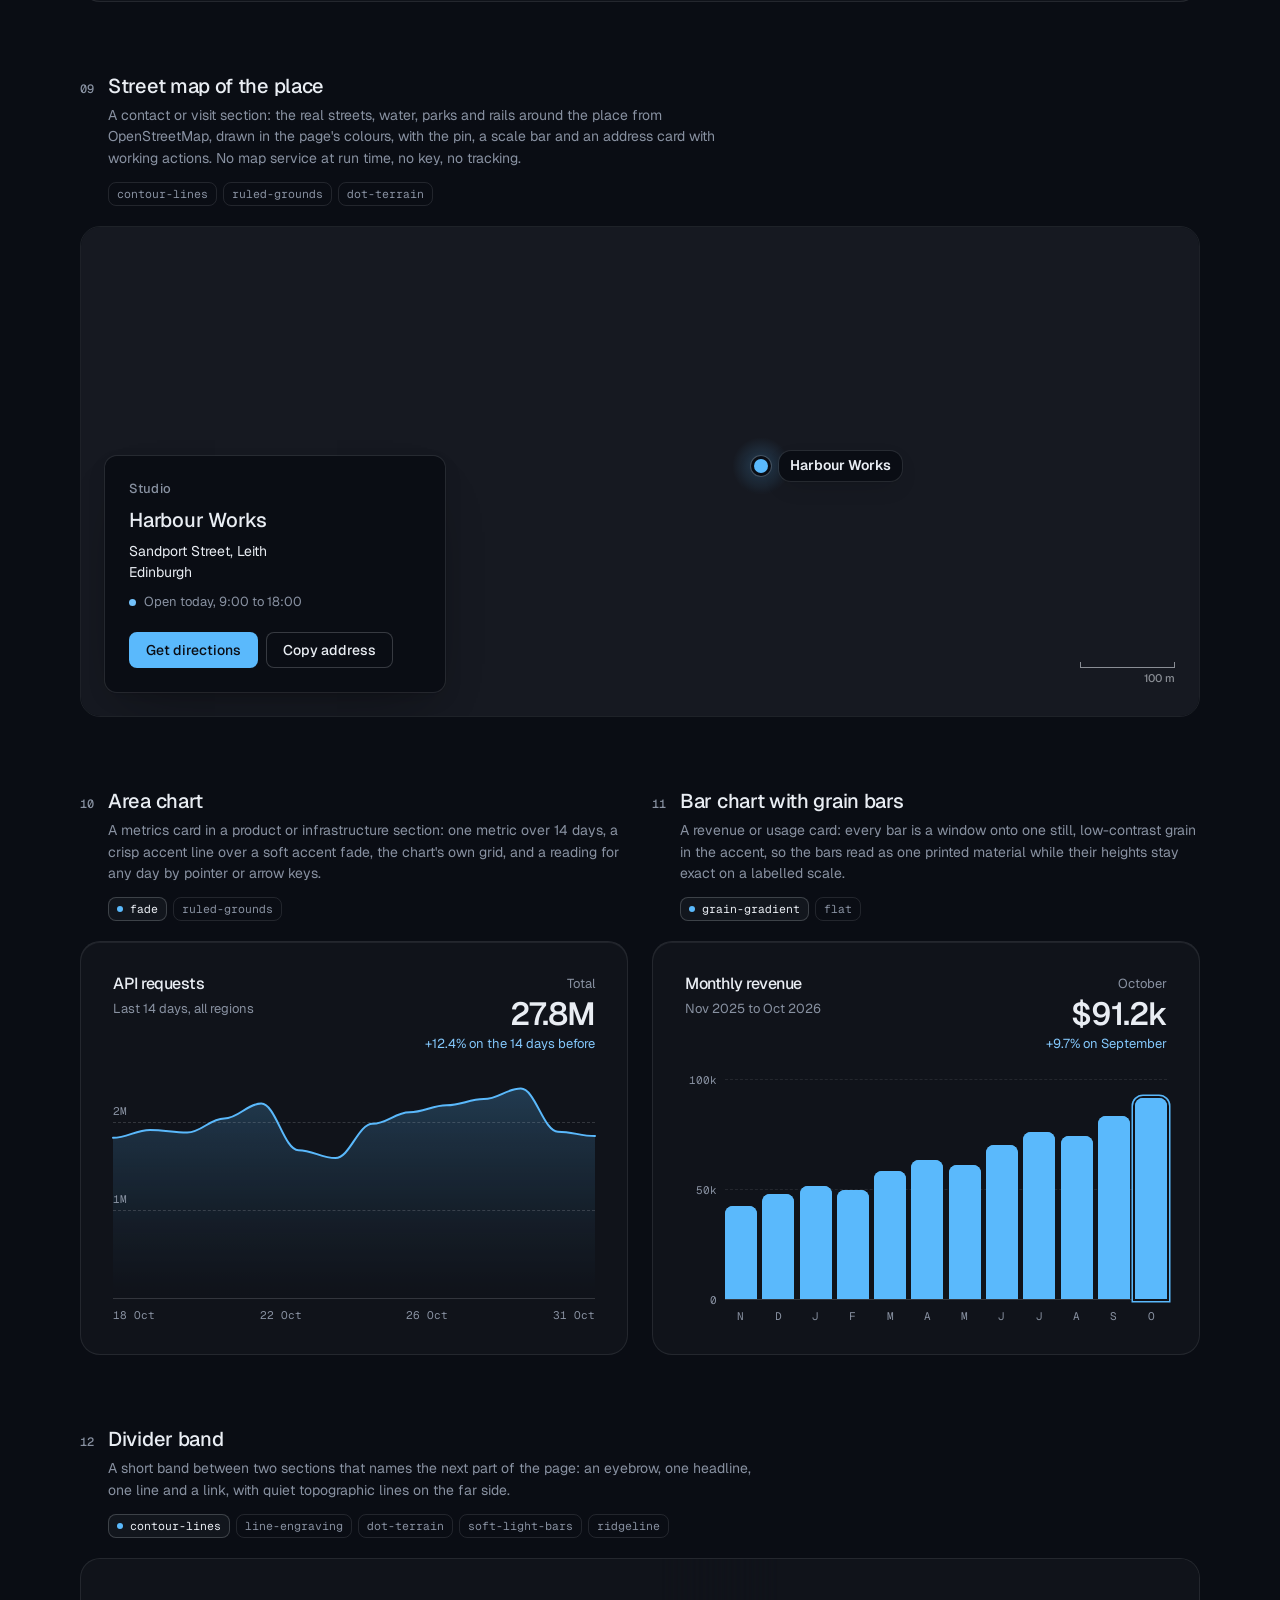
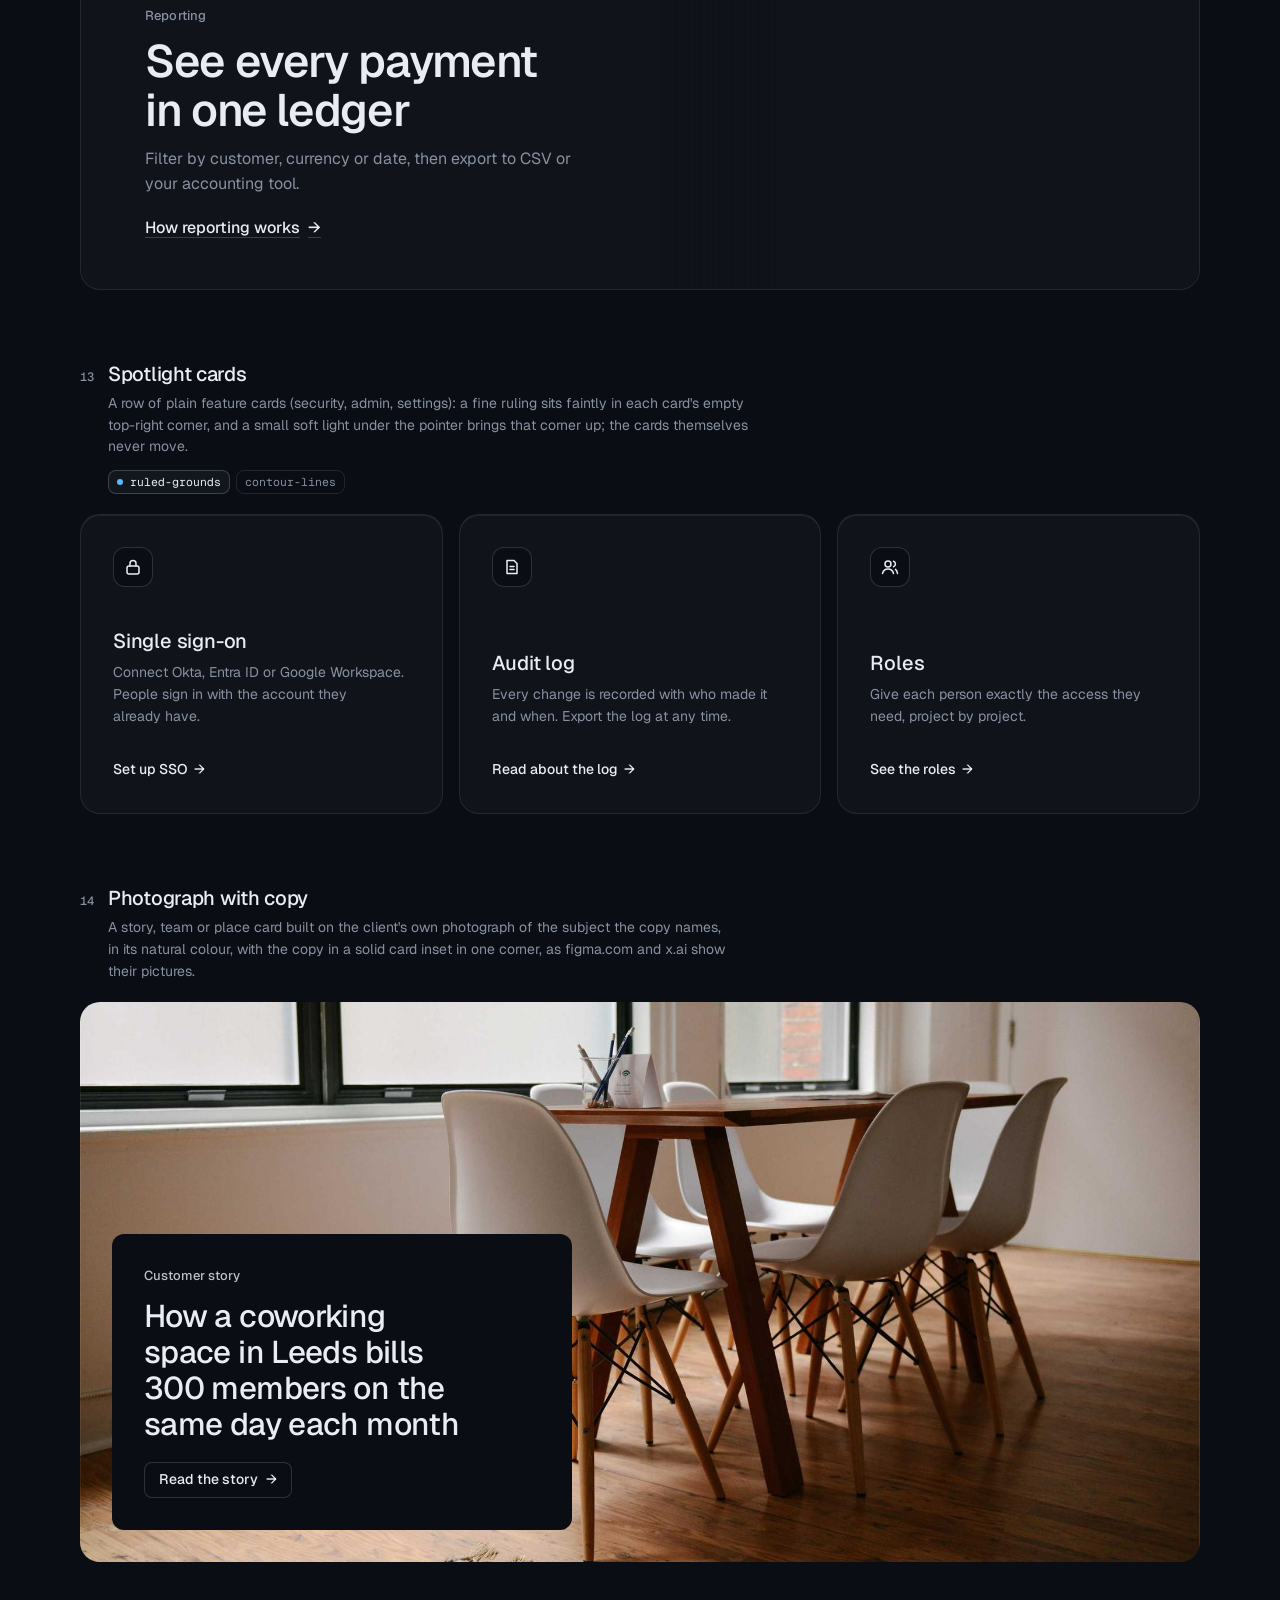
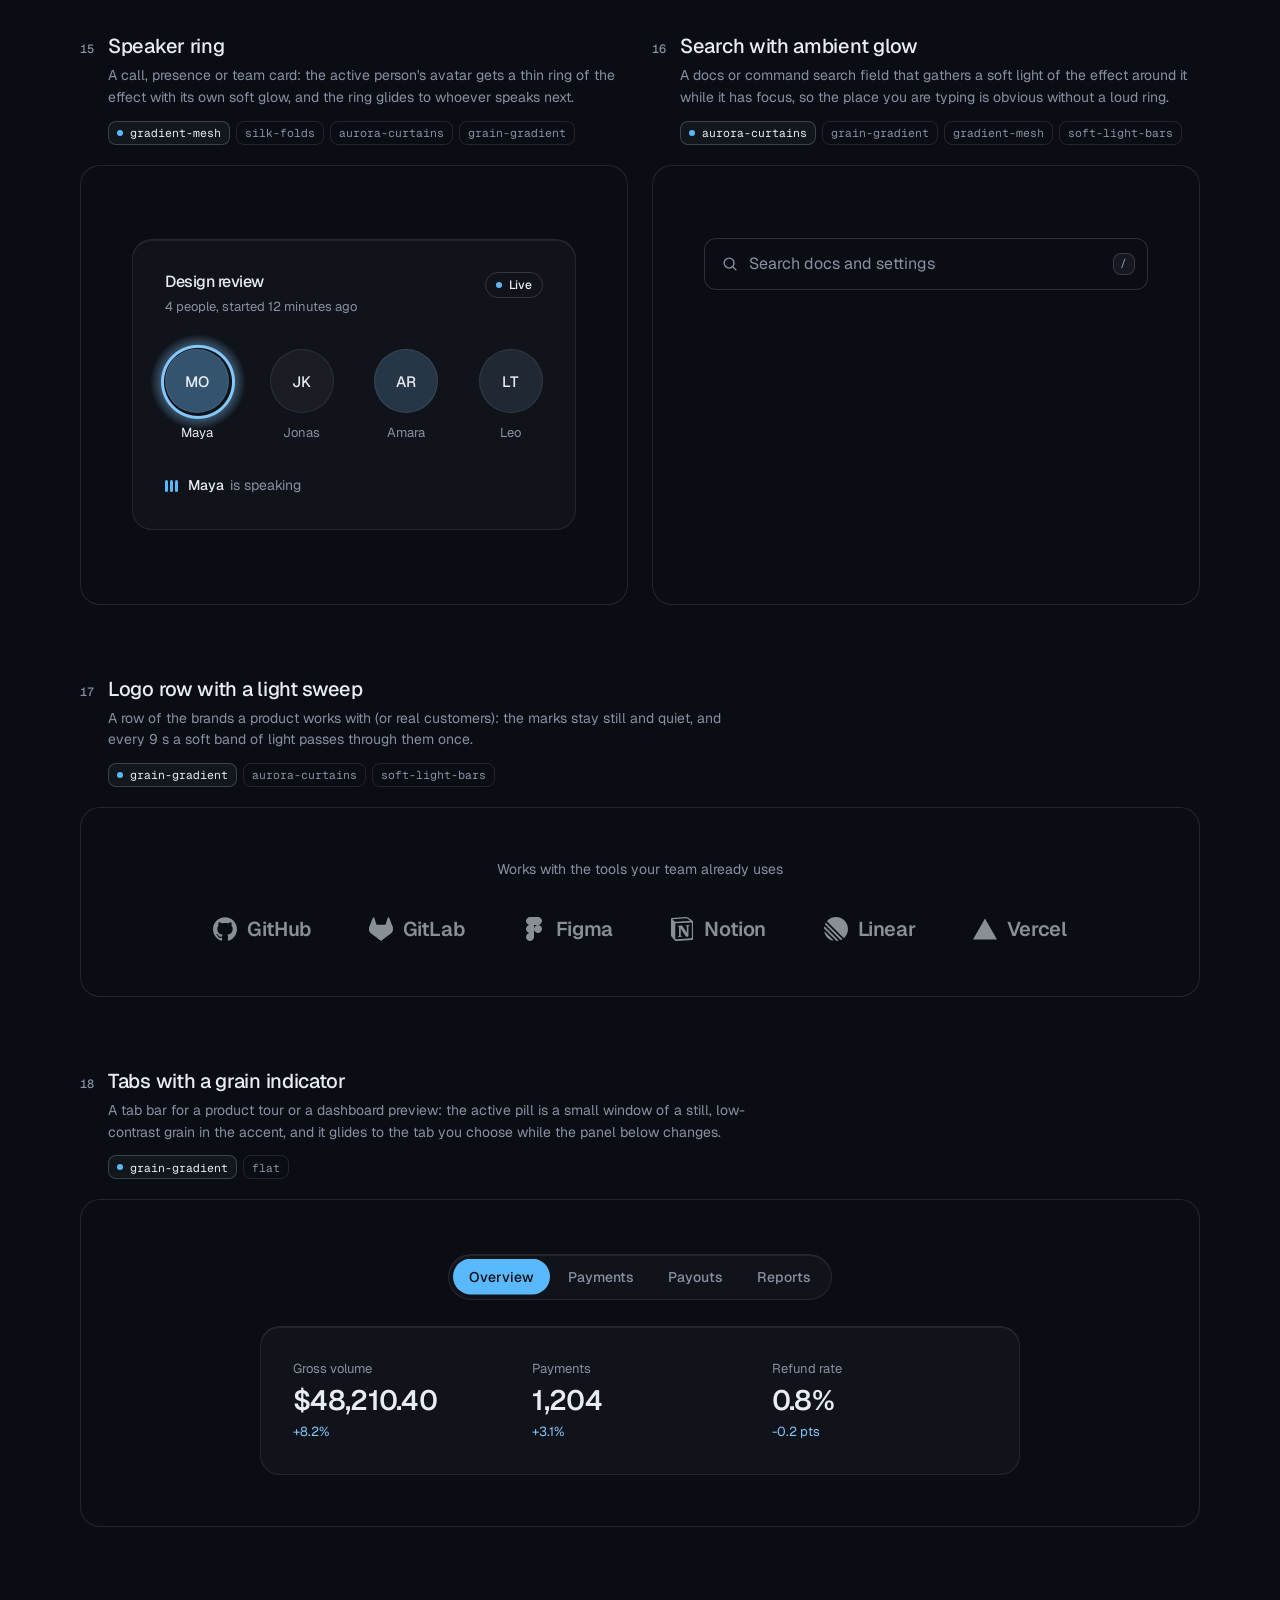
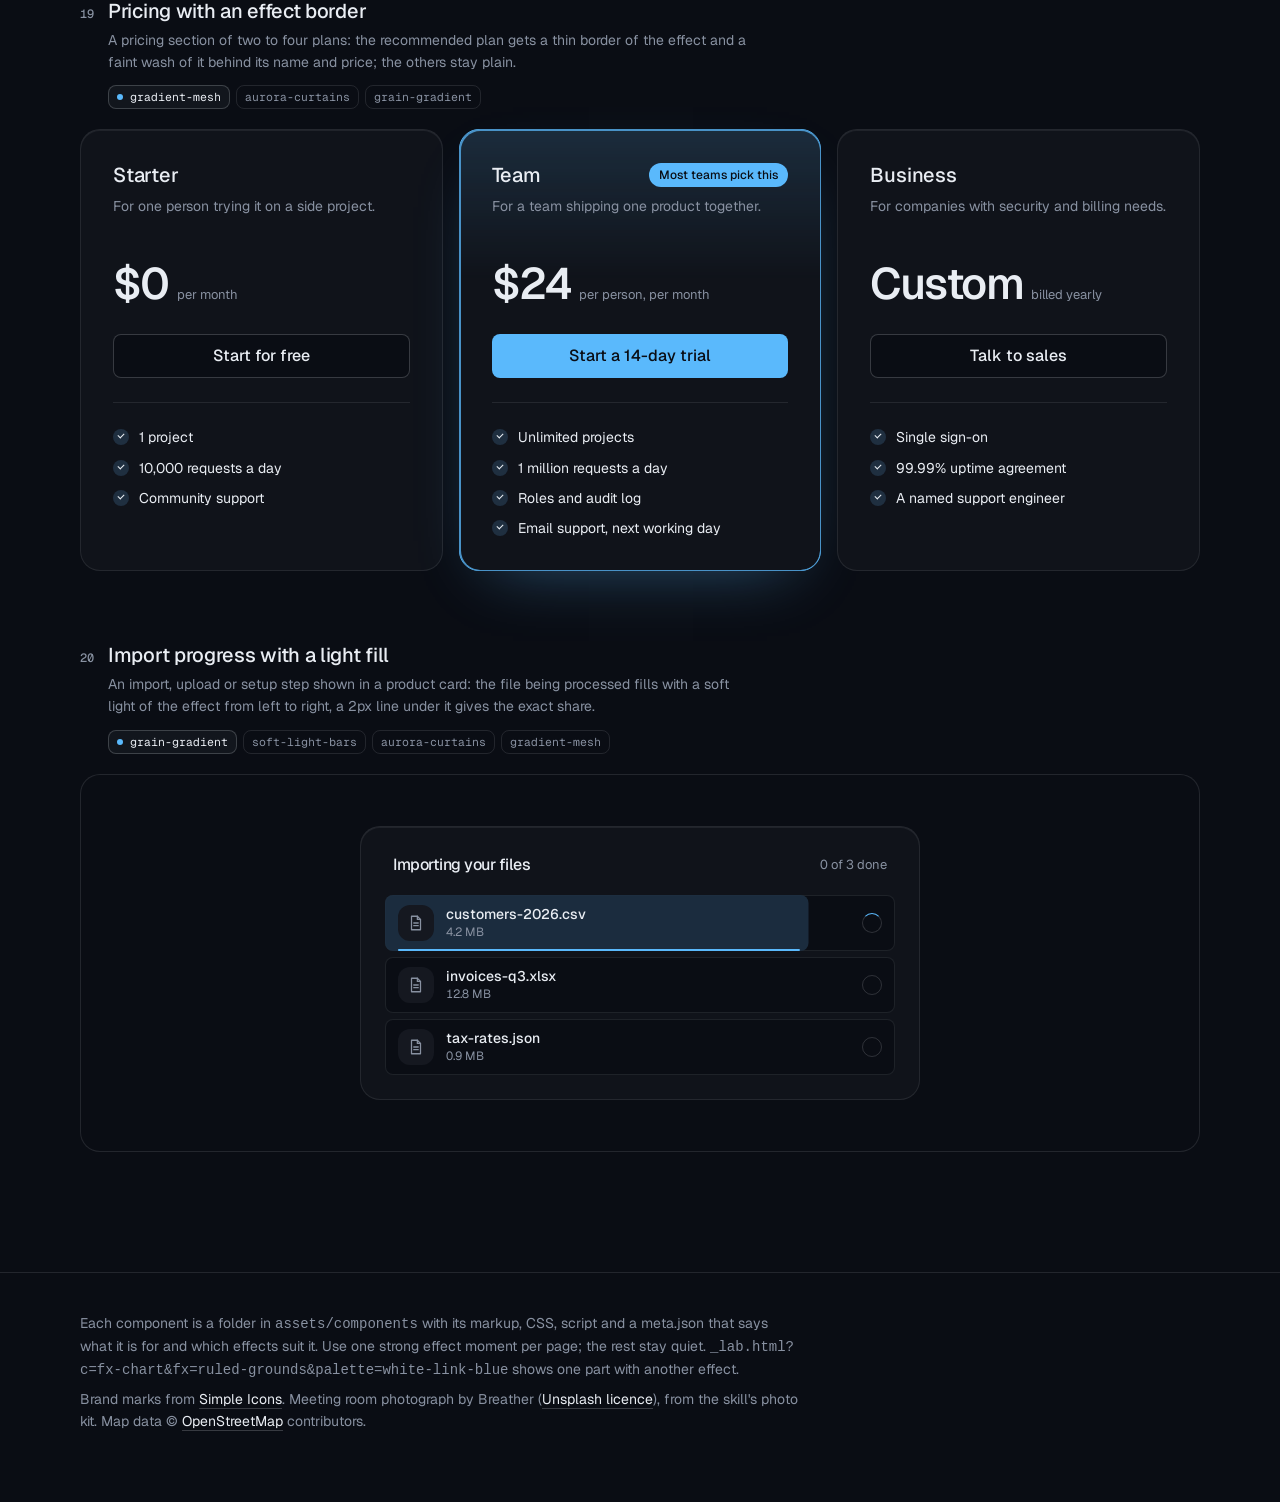
<file: assets/components/index.html>
<!doctype html>
<html lang="en" data-radius="soft">
<head>
<script>window.__tpGlMax = 16;   /* a gallery shows many live effects at once; a page of a site keeps the default 4 (fx.js) */</script>
<meta charset="utf-8">
<meta name="viewport" content="width=device-width, initial-scale=1">
<title>Effect components</title>
<link rel="preconnect" href="https://fonts.googleapis.com">
<link rel="preconnect" href="https://fonts.gstatic.com" crossorigin>
<link href="https://fonts.googleapis.com/css2?family=Geist:wght@100..900&family=Geist+Mono:wght@400..600&display=swap" rel="stylesheet">
<link rel="stylesheet" href="../system.css">
<link rel="stylesheet" href="./base.css">
<style>
  :root {
    --font-display: "Geist", system-ui, sans-serif;
    --font-text: "Geist", system-ui, sans-serif;
    --font-mono: "Geist Mono", ui-monospace, monospace;
    --display-weight: 560;
    --display-tracking: -0.03em;
    --container: 1200px;
  }
  body { min-height: 100vh; }
  .top {
    position: sticky; top: 0; z-index: 50; height: 64px; background: var(--bg);
    border-bottom: 1px solid var(--line);
  }
  .top .container { height: 100%; display: flex; align-items: center; justify-content: space-between; gap: 16px; }
  .brand { display: flex; align-items: center; gap: 10px; font-weight: 560; letter-spacing: -0.01em; }
  .brand small { font: 400 13px/1 var(--font-mono); color: var(--muted); }
  .top nav { display: flex; align-items: center; gap: 20px; }
  .top nav a.link { font-size: 14px; }
  .swatches { display: flex; gap: 4px; padding: 3px; border: 1px solid var(--line); border-radius: 999px; background: var(--bg); }
  .swatches button {
    width: 30px; height: 30px; border-radius: 999px; border: 0; padding: 0; cursor: pointer; position: relative;
    background: var(--sw-bg);
  }
  .swatches button::after {
    content: ""; position: absolute; inset: 9px; border-radius: 999px; background: var(--sw-accent);
    box-shadow: 0 0 0 1px color-mix(in oklab, var(--sw-ink) 25%, transparent);
  }
  .swatches button[aria-pressed="true"] { box-shadow: 0 0 0 2px var(--ink); }
  .swatches button:focus-visible { outline-offset: 3px; }

  .intro { padding-block: 64px 40px; display: grid; grid-template-columns: minmax(0, 6fr) minmax(0, 6fr); gap: 48px; align-items: end; }
  .intro h1 { font-size: clamp(34px, 2.2vw + 18px, 52px); line-height: 1.05; max-width: 15ch; }
  .intro p { margin-top: 16px; color: var(--muted); font-size: var(--t-body); line-height: 1.55; max-width: 52ch; }
  .index { display: flex; flex-wrap: wrap; gap: 6px; justify-content: flex-start; }
  @media (max-width: 1023px) { .intro { grid-template-columns: minmax(0, 1fr); gap: 28px; } }
  .index a {
    display: inline-flex; align-items: center; gap: 8px; height: 30px; padding: 0 11px; border-radius: 999px;
    border: 1px solid var(--line); font-size: 13px; color: var(--ink);
    transition: border-color var(--dur) var(--ease), background-color var(--dur) var(--ease);
  }
  .index a span { font-family: var(--font-mono); font-size: 11px; color: var(--muted); }
  .index a:hover { border-color: var(--line-strong); background: color-mix(in oklab, var(--ink) 4%, var(--bg)); }

  /* every part spans two rows of the list (its notes, its stage) as a subgrid, so the two parts of a
     half-width pair share one notes height and one stage height: their stages start and end level */
  .list { display: grid; grid-template-columns: repeat(2, minmax(0, 1fr)); column-gap: 24px; row-gap: 0; padding-bottom: 120px; }
  .sc { grid-column: 1 / -1; grid-row: span 2; display: grid; grid-template-rows: subgrid; row-gap: 20px; min-width: 0; scroll-margin-top: 88px; padding-top: 72px; }
  .sc:first-child { padding-top: 0; }
  .sc.is-half { grid-column: auto; }
  .sc.is-half .sc__stage:not(.is-center) { display: grid; }
  .sc__meta { display: grid; grid-template-columns: auto 1fr; column-gap: 14px; row-gap: 6px; align-items: baseline; align-content: start; }
  .sc__note { grid-column: 2; margin: 2px 0 0; font-size: 13px; color: var(--muted); }
  .sc__note::before { content: "Try it: "; color: var(--ink); font-weight: 500; }
  .sc__no { font: 500 12px/1 var(--font-mono); color: var(--muted); padding-top: 2px; }
  .sc__name { font: 500 20px/1.25 var(--font-text); letter-spacing: -0.015em; margin: 0; }
  .sc__for { grid-column: 2; color: var(--muted); font-size: 14px; line-height: 1.55; max-width: 72ch; margin: 0; }
  .sc__fx { grid-column: 2; display: flex; flex-wrap: wrap; gap: 6px; margin-top: 6px; }
  .sc__fx li {
    font: 400 11.5px/1 var(--font-mono); color: var(--muted); height: 24px; display: inline-flex; align-items: center;
    padding: 0 8px; border-radius: var(--r-sm); border: 1px solid var(--line);
  }
  .sc__fx li.is-on { color: var(--ink); border-color: var(--line-strong); background: color-mix(in oklab, var(--ink) 5%, var(--bg)); }
  .sc__fx li.is-on::before { content: ""; width: 6px; height: 6px; border-radius: 99px; background: var(--accent); margin-right: 7px; }
  .sc__stage {
    position: relative; min-width: 0; border: 1px solid var(--line); border-radius: var(--r-lg);
    padding: clamp(20px, 4vw, 56px); background: var(--bg);
  }
  .sc__stage.is-tall { padding-block: clamp(56px, 8vw, 120px); }
  .sc__stage.is-flush { padding: 0; border: 0; }
  .sc__stage.is-center { display: grid; place-items: center; min-height: 320px; }
  /* one object, at a size a page would give it */
  #fx-dither-object .sc__stage { display: grid; justify-items: center; }
  #fx-dither-object .cx-obj { width: min(100%, 720px); }
  .sc__pick { grid-column: 2; display: flex; flex-wrap: wrap; gap: 4px; margin-top: 8px; }
  .sc__pick button {
    height: 30px; padding: 0 12px; border-radius: 999px; border: 1px solid var(--line); background: var(--bg);
    font: 500 13px/1 var(--font-text); color: var(--muted); cursor: pointer;
  }
  .sc__pick button:hover { color: var(--ink); border-color: var(--line-strong); }
  .sc__pick button[aria-pressed="true"] { color: var(--ink); border-color: var(--line-strong); background: color-mix(in oklab, var(--ink) 6%, var(--bg)); }
  /* the search list opens below its field: leave it room inside the frame */
  #fx-search .sc__stage { min-height: 440px; place-items: start center; padding-top: 72px; }
  .sc__stage:empty::after { content: "Loading"; color: var(--muted); font-size: 13px; }

  .foot { border-top: 1px solid var(--line); padding: 40px 0 64px; color: var(--muted); font-size: 14px; }
  .foot p { max-width: 80ch; margin: 0 0 8px; }
  .foot a { color: var(--ink); text-decoration: underline; text-decoration-color: var(--line-strong); text-underline-offset: 4px; }

  @media (max-width: 899px) {
    .list { grid-template-columns: minmax(0, 1fr); }
    .sc.is-half { grid-column: 1 / -1; }
    .top nav a.link { display: none; }
  }
  @media (max-width: 639px) {
    .intro { padding-block: 48px 32px; }
    .sc { padding-top: 48px; }
    .sc__meta { grid-template-columns: 1fr; }
    .sc__no { display: none; }
    .sc__for, .sc__fx, .sc__note, .sc__pick { grid-column: 1; }
    .sc__stage.is-center { min-height: 240px; }
    .brand small { display: none; }
  }
</style>
</head>
<body>
<header class="top">
  <div class="container">
    <div class="brand">Effect components <small id="count"></small></div>
    <nav aria-label="Palette and links">
      <a class="link" href="../effects/gallery.html">Effects library</a>
      <div class="swatches" id="swatches" role="group" aria-label="Page palette"></div>
    </nav>
  </div>
</header>

<main>
  <section class="intro container">
    <div>
      <h1>Effects as parts of the page, not only behind it</h1>
      <p id="lede">Feature cards, real objects drawn in dither, type, numbers, buttons, borders, icons, a street map of the real place, a globe, charts and a photograph in its own colours. Every part takes its colours from the page palette: switch it at the top right. Parts that loop have a pause button.</p>
    </div>
    <nav class="index" id="index" aria-label="Components"></nav>
  </section>
  <div class="container list" id="list"></div>
</main>

<footer class="foot">
  <div class="container">
    <p>Each component is a folder in <code>assets/components</code> with its markup, CSS, script and a meta.json that says what it is for and which effects suit it. Use one strong effect moment per page; the rest stay quiet. <code>_lab.html?c=fx-chart&amp;fx=ruled-grounds&amp;palette=white-link-blue</code> shows one part with another effect.</p>
    <p>Brand marks from <a href="https://simpleicons.org/">Simple Icons</a>. Meeting room photograph by Breather (<a href="https://unsplash.com/photos/DEdM9Vs6s8w">Unsplash licence</a>), from the skill's photo kit. Map data © <a href="https://www.openstreetmap.org/copyright">OpenStreetMap</a> contributors.</p>
  </div>
</footer>

<script type="module">
  import fx from '../effects/fx.js';

  // component id, layout and stage style, in page order
  const COMPONENTS = [
    { id: 'fx-feature-card', stage: 'is-flush' },
    { id: 'fx-dither-object', stage: 'is-flush', note: 'pick an object, then point at it and move across: sound rings out of the cups, the seat swivels, the lens zooms, the rotors spin up and the drone lifts off. One object is live at a time, as on a real page.' },
    { id: 'fx-headline', stage: 'is-tall' },
    { id: 'fx-button', half: true, stage: 'is-center', note: 'hover or tab to a button. The light runs only while it is pointed at.' },
    { id: 'fx-prompt', half: true, stage: 'is-center' },
    { id: 'fx-icon-tiles', stage: 'is-flush' },
    { id: 'fx-stat' },
    { id: 'fx-globe', stage: 'is-flush' },
    { id: 'fx-map', stage: 'is-flush' },
    { id: 'fx-chart', half: true, stage: 'is-flush' },
    { id: 'fx-bars', half: true, stage: 'is-flush' },
    { id: 'fx-band', stage: 'is-flush' },
    { id: 'fx-spotlight', stage: 'is-flush' },
    { id: 'fx-photo', stage: 'is-flush' },
    { id: 'fx-avatar', half: true, stage: 'is-center' },
    { id: 'fx-search', half: true, stage: 'is-center' },
    { id: 'fx-logos' },
    { id: 'fx-tabs' },
    { id: 'fx-pricing', stage: 'is-flush' },
    { id: 'fx-progress', stage: 'is-center' },
  ];

  const PALETTES = [
    { id: 'blue-black-cornflower', name: 'Night, cornflower', bg: '#0a0d14', surface: '#131824', ink: '#e9edf3', muted: '#8891a1', accent: '#5ab9fc', accentInk: '#0a0d14' },
    { id: 'graphite-safety-orange', name: 'Graphite, orange', bg: '#18191b', surface: '#222427', ink: '#eff0f1', muted: '#9c9ea3', accent: '#ff4a1f', accentInk: '#18191b' },
    { id: 'white-link-blue', name: 'White, blue', bg: '#ffffff', surface: '#f4f4f4', ink: '#111111', muted: '#6b6b6b', accent: '#1a4be0', accentInk: '#ffffff' },
    { id: 'moss-sand', name: 'Sand, moss', bg: '#ddd6c6', surface: '#d2cab8', ink: '#2a2a26', muted: '#59574e', accent: '#4f6238', accentInk: '#ffffff' },
    { id: 'cobalt-field', name: 'Cobalt field', bg: '#0034eb', surface: '#002fd6', ink: '#ffffff', muted: '#dfe4f2', accent: '#e9e34a', accentInk: '#111111' },
  ];

  const q = new URLSearchParams(location.search);
  if (q.has('time')) fx.setClock(+q.get('time'));
  if (q.has('fallback')) fx.config.forceFallback = true;
  const only = q.get('only') ? q.get('only').split(',') : null;
  const list = document.getElementById('list');
  const index = document.getElementById('index');
  const swatches = document.getElementById('swatches');

  /*
    The budget: a laptop's integrated GPU shares its memory with everything else, so this page never
    holds more than 4 live WebGL contexts. A part is started when it comes near the viewport and
    destroyed when it leaves it; still parts draw once and free their context; fx.js frees any idle
    off-screen context past 4. liveGL() counts the contexts that are open right now.
  */
  fx.config.maxLive = 4;
  const contexts = new Set();
  let peakGL = 0;
  const getContext = HTMLCanvasElement.prototype.getContext;
  HTMLCanvasElement.prototype.getContext = function (type, ...rest) {
    const c = getContext.call(this, type, ...rest);
    if (c && /webgl/i.test(type) && !contexts.has(c)) { contexts.add(c); peakGL = Math.max(peakGL, liveGL()); }
    return c;
  };
  function liveGL() {
    for (const c of contexts) if (c.isContextLost()) contexts.delete(c);
    return contexts.size;
  }

  // the dither object: one live at a time, switched here (a real page shows one object)
  const OBJECTS = {
    headphones: ['Headphones', 'Over-ear, wireless'],
    chair: ['Office chair', 'Swivel seat on five castors'],
    camera: ['Camera', 'Mirrorless, with a zoom lens'],
    drone: ['Drone', 'Four rotors and a camera'],
  };
  let object = OBJECTS[q.get('object')] ? q.get('object') : 'headphones';
  // print (ordered dither, the default) or studio (a smooth shaded render: no picker until it is anti-aliased; ?render=studio)
  let render = q.get('render') === 'studio' ? 'studio' : 'print';

  function applyPalette(p) {
    const c = fx.color;
    const action = c.contrast(p.accent, p.bg) >= 2.2 ? p.accent : p.ink;
    const actionInk = action === p.accent ? p.accentInk : p.bg;
    const s = document.documentElement.style;
    const set = (k, v) => s.setProperty(k, v);
    set('--p-bg', p.bg); set('--p-surface', p.surface); set('--p-ink', p.ink); set('--p-muted', p.muted);
    set('--p-accent', p.accent); set('--p-accent-ink', p.accentInk); set('--p-action', action); set('--p-action-ink', actionInk);
    document.documentElement.style.colorScheme = c.isDark(p.bg) ? 'dark' : 'light';
    for (const b of swatches.children) b.setAttribute('aria-pressed', String(b.dataset.id === p.id));
  }

  async function load(entry) {
    const base = `./${entry.id}/`;
    const [meta, html, mod] = await Promise.all([
      fetch(base + 'meta.json').then(r => (r.ok ? r.json() : null)),
      fetch(base + 'component.html').then(r => (r.ok ? r.text() : null)),
      import(base + 'component.js').catch(err => { console.warn(entry.id, err); return null; }),
    ]).catch(() => [null, null, null]);
    if (!meta || !html || !mod) return null;
    const link = document.createElement('link');
    link.rel = 'stylesheet';
    link.href = base + 'component.css';
    document.head.append(link);
    await new Promise(r => { link.onload = link.onerror = r; });
    return { ...entry, meta, html, mod };
  }

  function section(e, n) {
    const s = document.createElement('section');
    s.className = 'sc' + (e.half ? ' is-half' : '');
    s.id = e.id;
    const fxList = (e.meta.effects || []).map(id => `<li class="${id === e.meta.default ? 'is-on' : ''}">${id}</li>`).join('');
    const pick = e.id === 'fx-dither-object'
      ? `<div class="sc__pick" role="group" aria-label="Object">${Object.keys(OBJECTS).map(k => `<button type="button" data-object="${k}" aria-pressed="${k === object}">${OBJECTS[k][0]}</button>`).join('')}</div>`
      : '';
    s.innerHTML = `
      <div class="sc__meta">
        <span class="sc__no">${String(n).padStart(2, '0')}</span>
        <h2 class="sc__name">${e.meta.name}</h2>
        <p class="sc__for">${e.meta.for}</p>
        ${fxList ? `<ul class="sc__fx" aria-label="Effects that suit it">${fxList}</ul>` : ''}
        ${pick}
        ${e.note ? `<p class="sc__note">${e.note}</p>` : ''}
      </div>
      <div class="sc__stage ${e.stage || ''}"></div>`;
    return s;
  }

  // the markup is placed at once (the page keeps its full height); the scripts run only near the viewport
  function markup(e) {
    const stage = e.section.querySelector('.sc__stage');
    stage.innerHTML = e.html;
    if (e.id === 'fx-dither-object') {
      const fig = stage.querySelector('.cx-obj');
      fig.dataset.cxObject = object;
      if (render === 'studio') fig.dataset.cxRender = 'studio'; else delete fig.dataset.cxRender;
      fig.querySelector('.cx-obj__stage').removeAttribute('aria-label');
    }
    return stage;
  }
  function start(e) {
    if (e.ctrl) return;
    const stage = markup(e);
    try { e.ctrl = e.mod.default(stage.firstElementChild || stage) || { destroy() {} }; } catch (err) { console.error(e.id, err); e.ctrl = { destroy() {} }; }
  }
  function stop(e) {
    if (!e.ctrl) return;
    try { e.ctrl.destroy?.(); } catch (err) { console.warn(e.id, err); }
    fx.unmountAll(e.section);
    e.ctrl = null;
  }

  function setPalette(p, entries) {
    entries.forEach(stop);
    applyPalette(p);
    try { localStorage.setItem('cx-palette', p.id); } catch (_) {}
    requestAnimationFrame(() => entries.forEach(e => (e.near ? start(e) : markup(e))));
  }

  let saved = null;
  try { saved = localStorage.getItem('cx-palette'); } catch (_) {}
  const first = PALETTES.find(p => p.id === q.get('palette')) || PALETTES.find(p => p.id === saved) || PALETTES[0];
  for (const p of PALETTES) {
    const b = document.createElement('button');
    b.type = 'button';
    b.dataset.id = p.id;
    b.title = p.name;
    b.setAttribute('aria-label', p.name);
    b.style.setProperty('--sw-bg', p.bg);
    b.style.setProperty('--sw-accent', p.accent);
    b.style.setProperty('--sw-ink', p.ink);
    swatches.append(b);
  }
  applyPalette(first);

  const wanted = COMPONENTS.filter(c => !only || only.includes(c.id));
  const entries = (await Promise.all(wanted.map(load))).filter(Boolean);
  document.getElementById('count').textContent = `${entries.length} parts`;
  entries.forEach((e, i) => {
    e.section = section(e, i + 1);
    list.append(e.section);
    markup(e);
    const a = document.createElement('a');
    a.href = '#' + e.id;
    a.innerHTML = `<span>${String(i + 1).padStart(2, '0')}</span>${e.meta.name}`;
    index.append(a);
  });
  await document.fonts.ready;
  const near = new IntersectionObserver(seen => {
    for (const en of seen) {
      const e = entries.find(x => x.section === en.target);
      if (!e) continue;
      e.near = en.isIntersecting;
      if (e.near) start(e); else stop(e);
    }
  }, { rootMargin: '10% 0px' });
  entries.forEach(e => near.observe(e.section));
  setTimeout(() => { document.documentElement.dataset.ready = '1'; }, 1500);

  swatches.addEventListener('click', ev => {
    const b = ev.target.closest('button');
    if (!b) return;
    const p = PALETTES.find(x => x.id === b.dataset.id);
    if (p) setPalette(p, entries);
  });
  list.addEventListener('click', ev => {
    const b = ev.target.closest('[data-object], [data-render]');
    if (!b || !(OBJECTS[b.dataset.object] || b.dataset.render)) return;
    if (b.dataset.render) render = b.dataset.render; else object = b.dataset.object;
    b.parentElement.querySelectorAll('button').forEach(x => x.setAttribute('aria-pressed', String(x === b)));
    const e = entries.find(x => x.id === 'fx-dither-object');
    stop(e);
    if (e.near) start(e); else markup(e);
  });
  window.__cx = {
    entries,
    setPalette: id => setPalette(PALETTES.find(p => p.id === id), entries),
    setObject: k => list.querySelector(`[data-object="${k}"]`)?.click(),
    gl: () => ({ live: liveGL(), peak: peakGL, started: entries.filter(e => e.ctrl).map(e => e.id) }),
  };
</script>

</body>
</html>
</file>
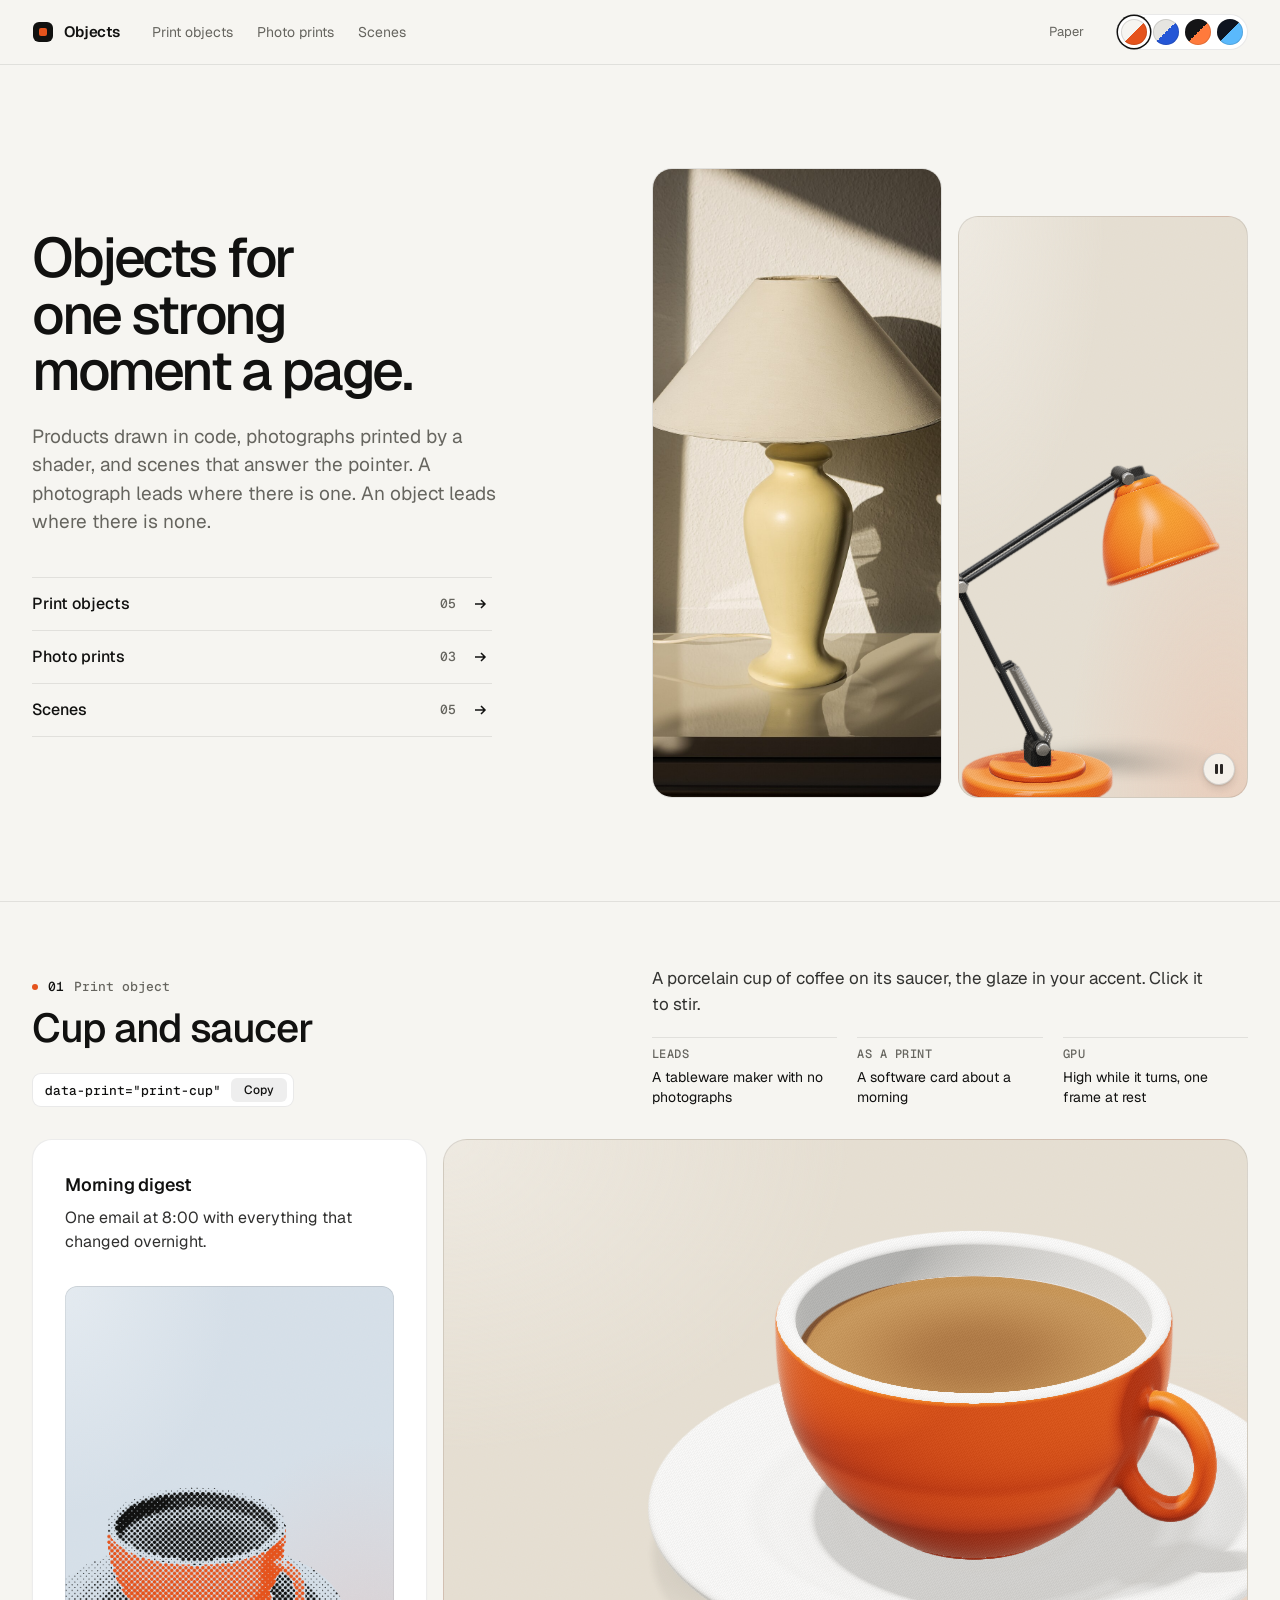
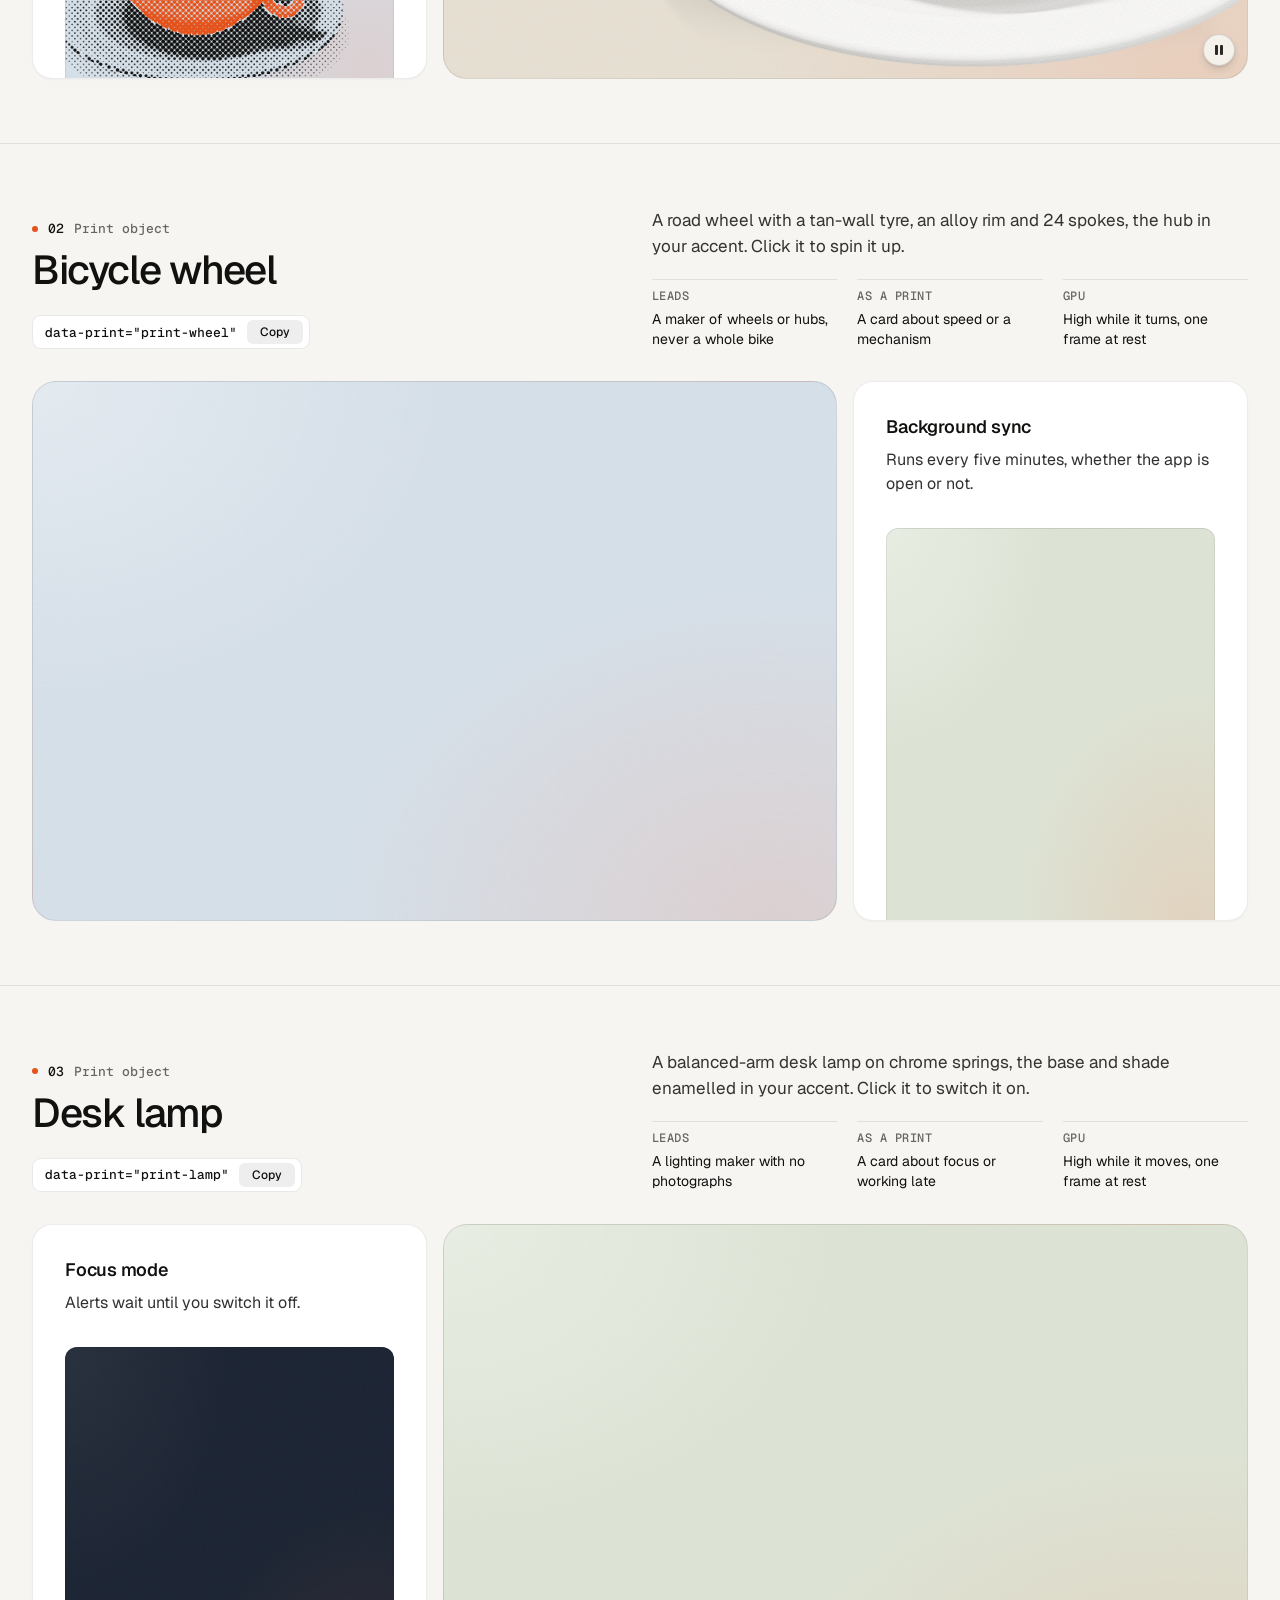
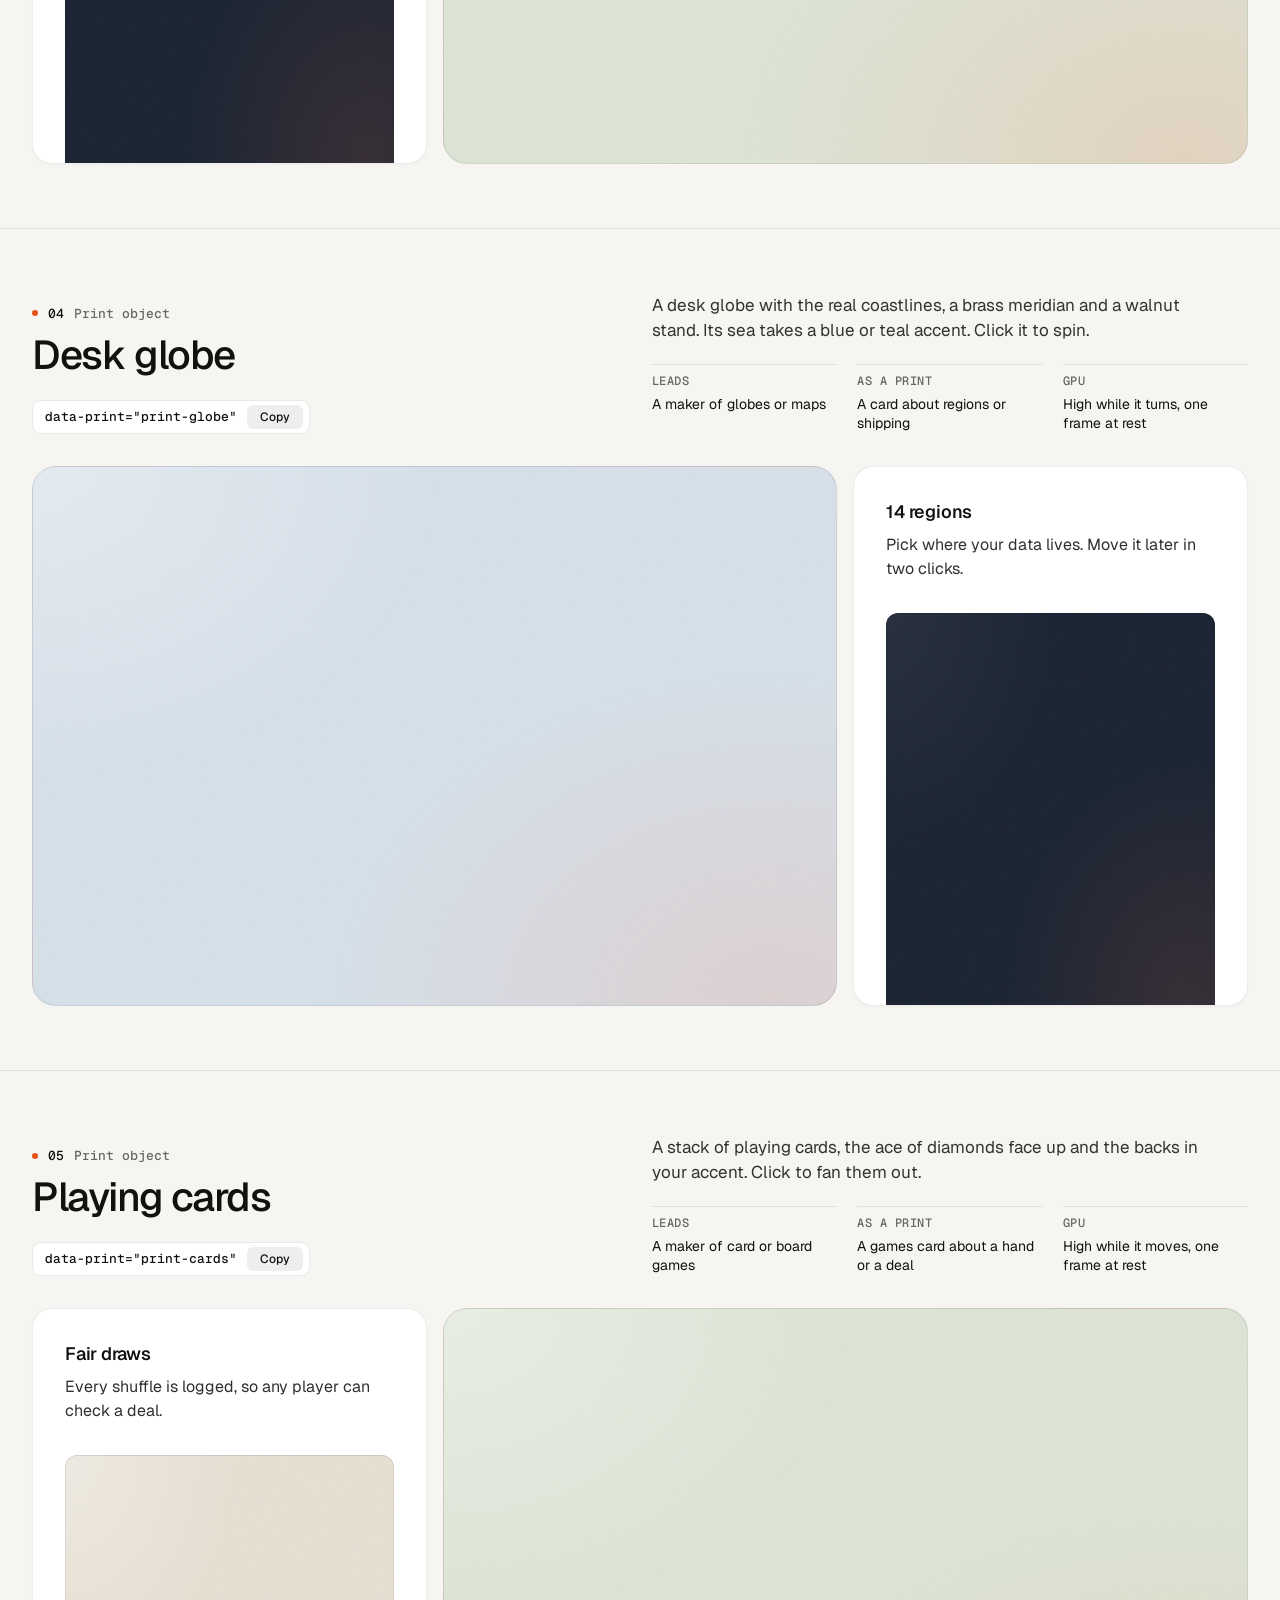
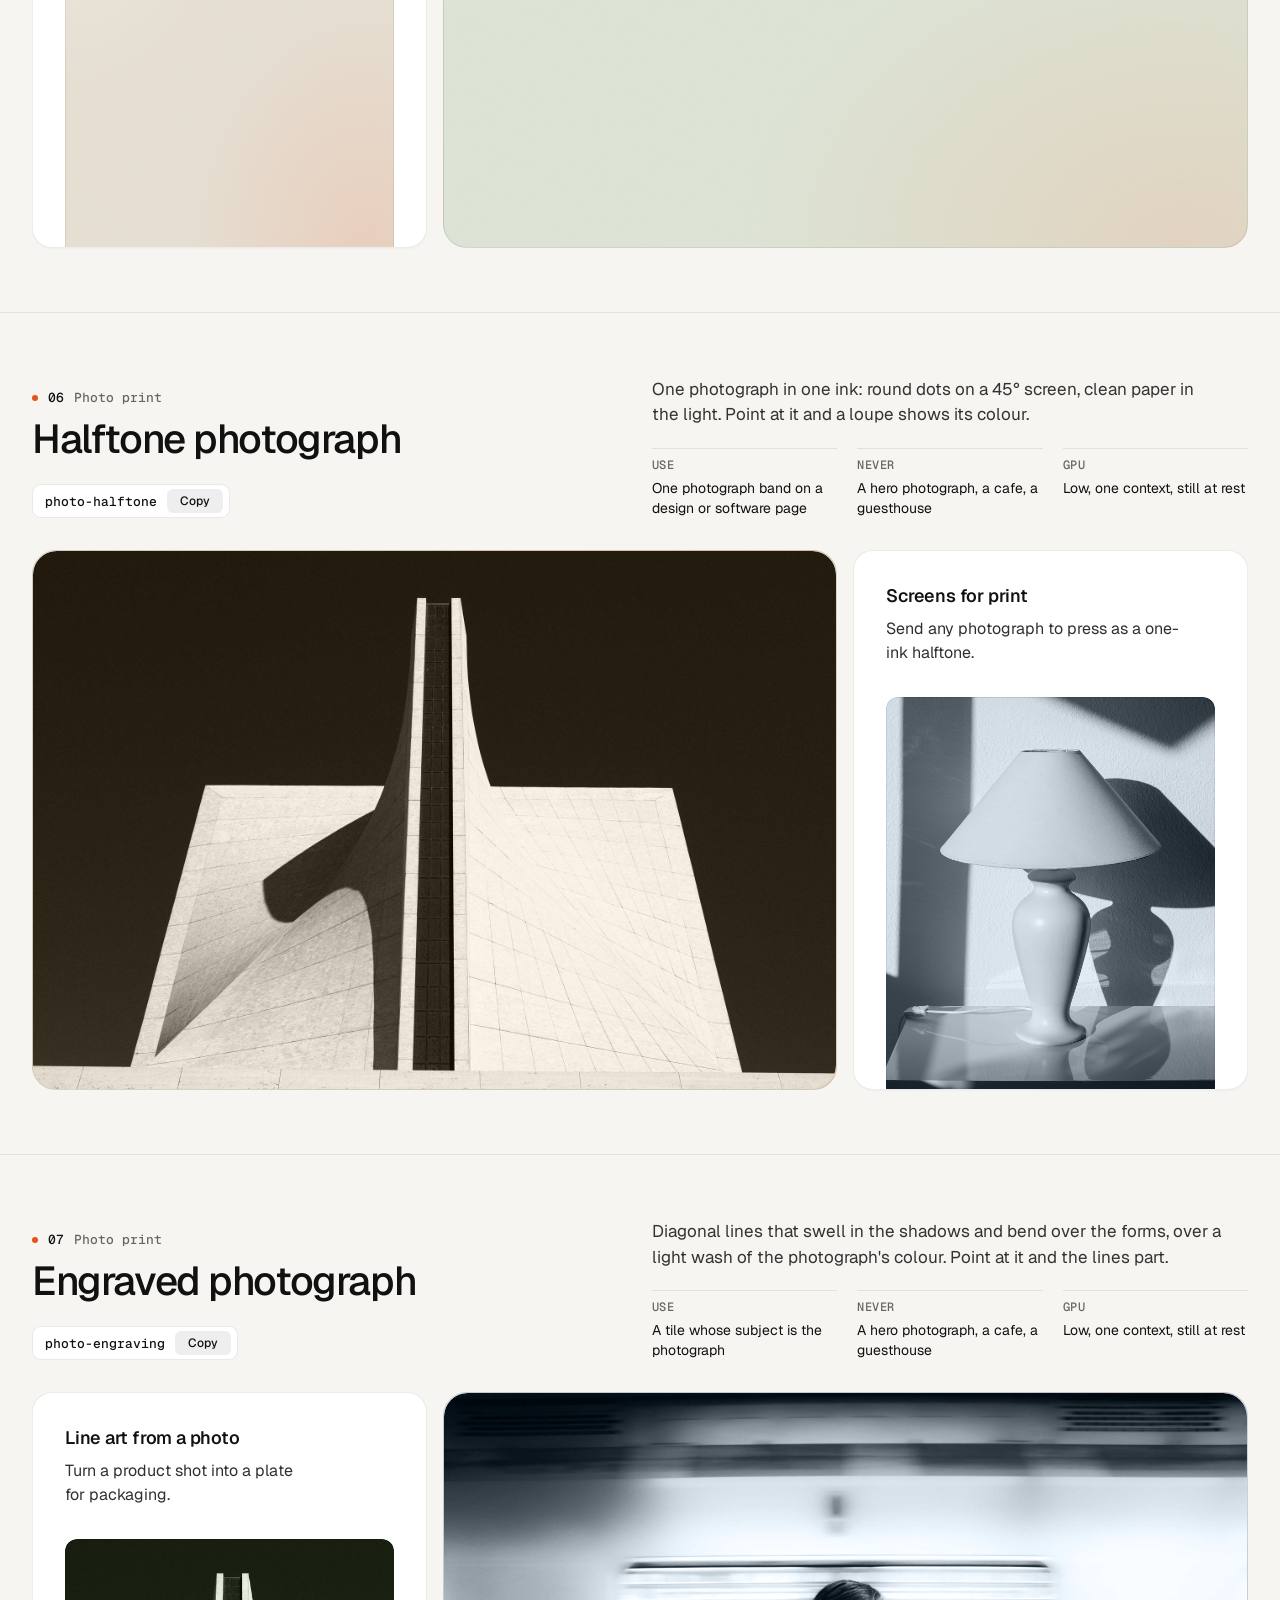
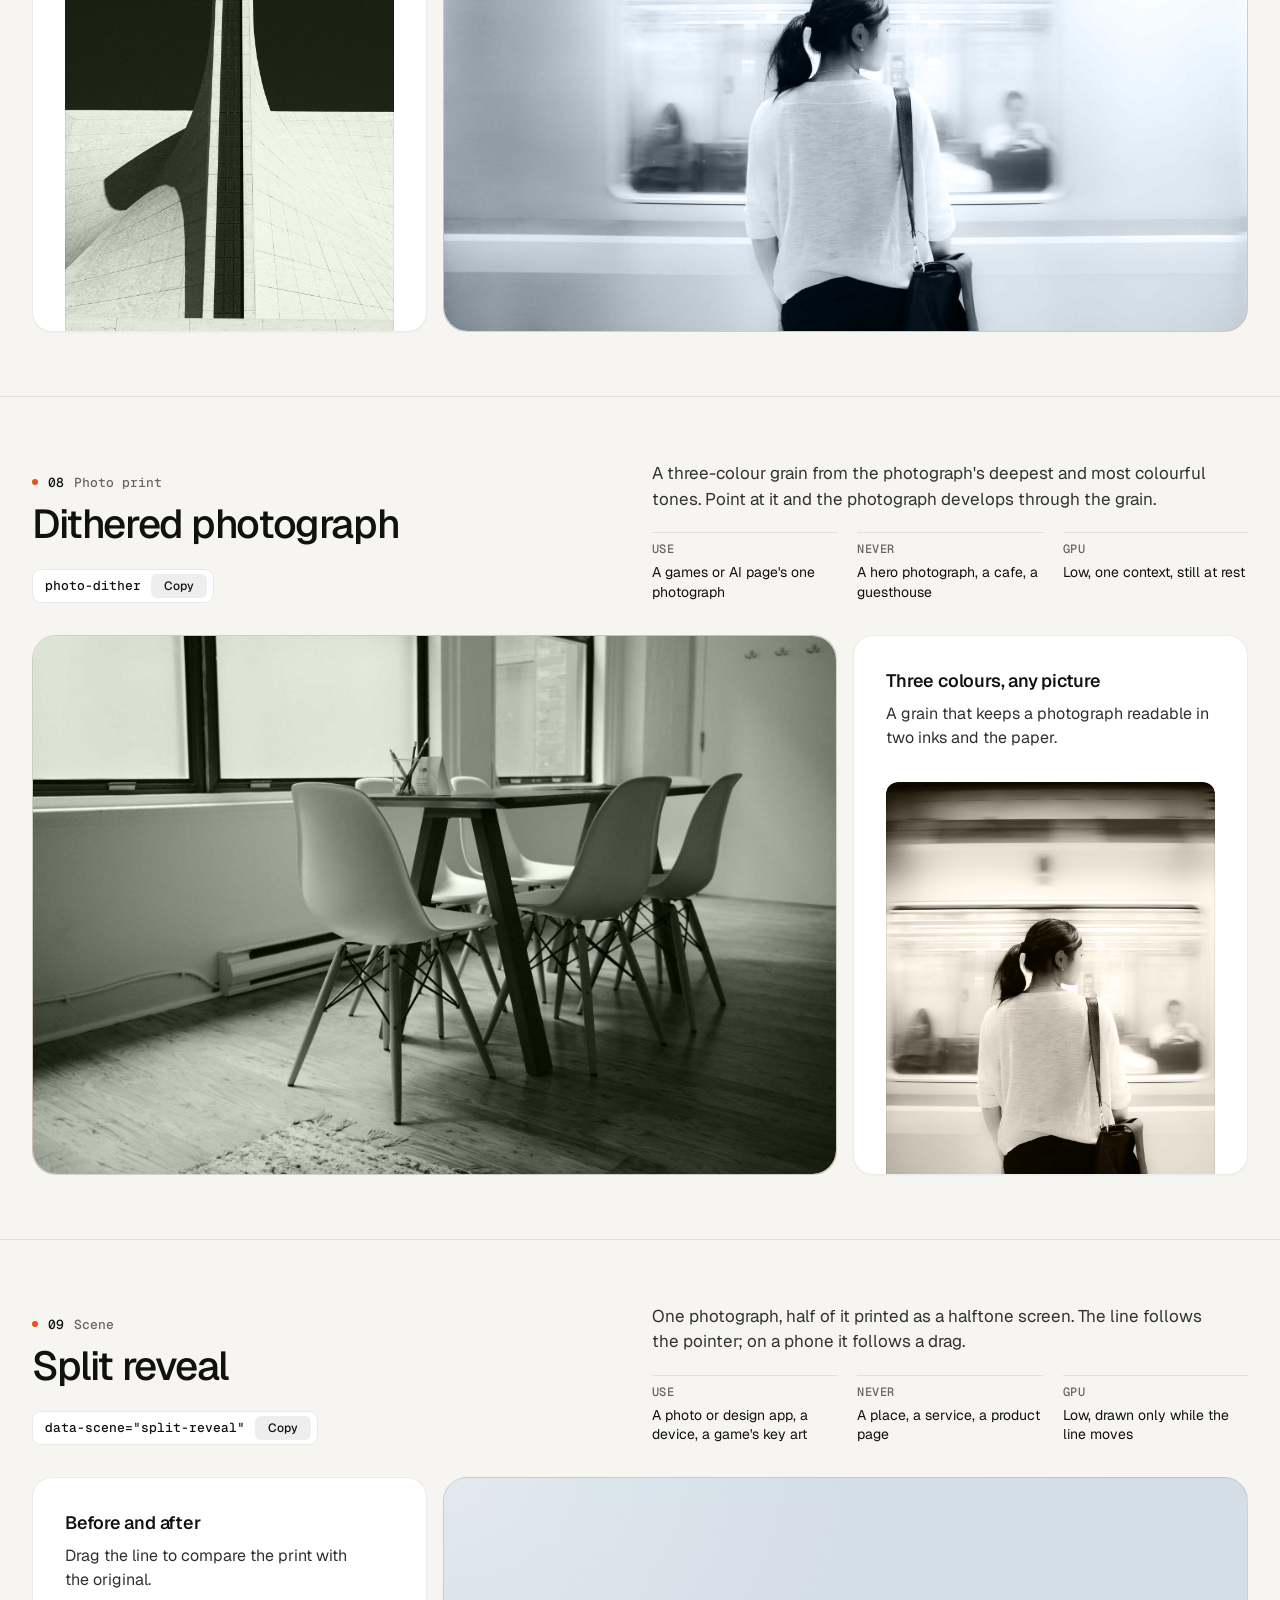
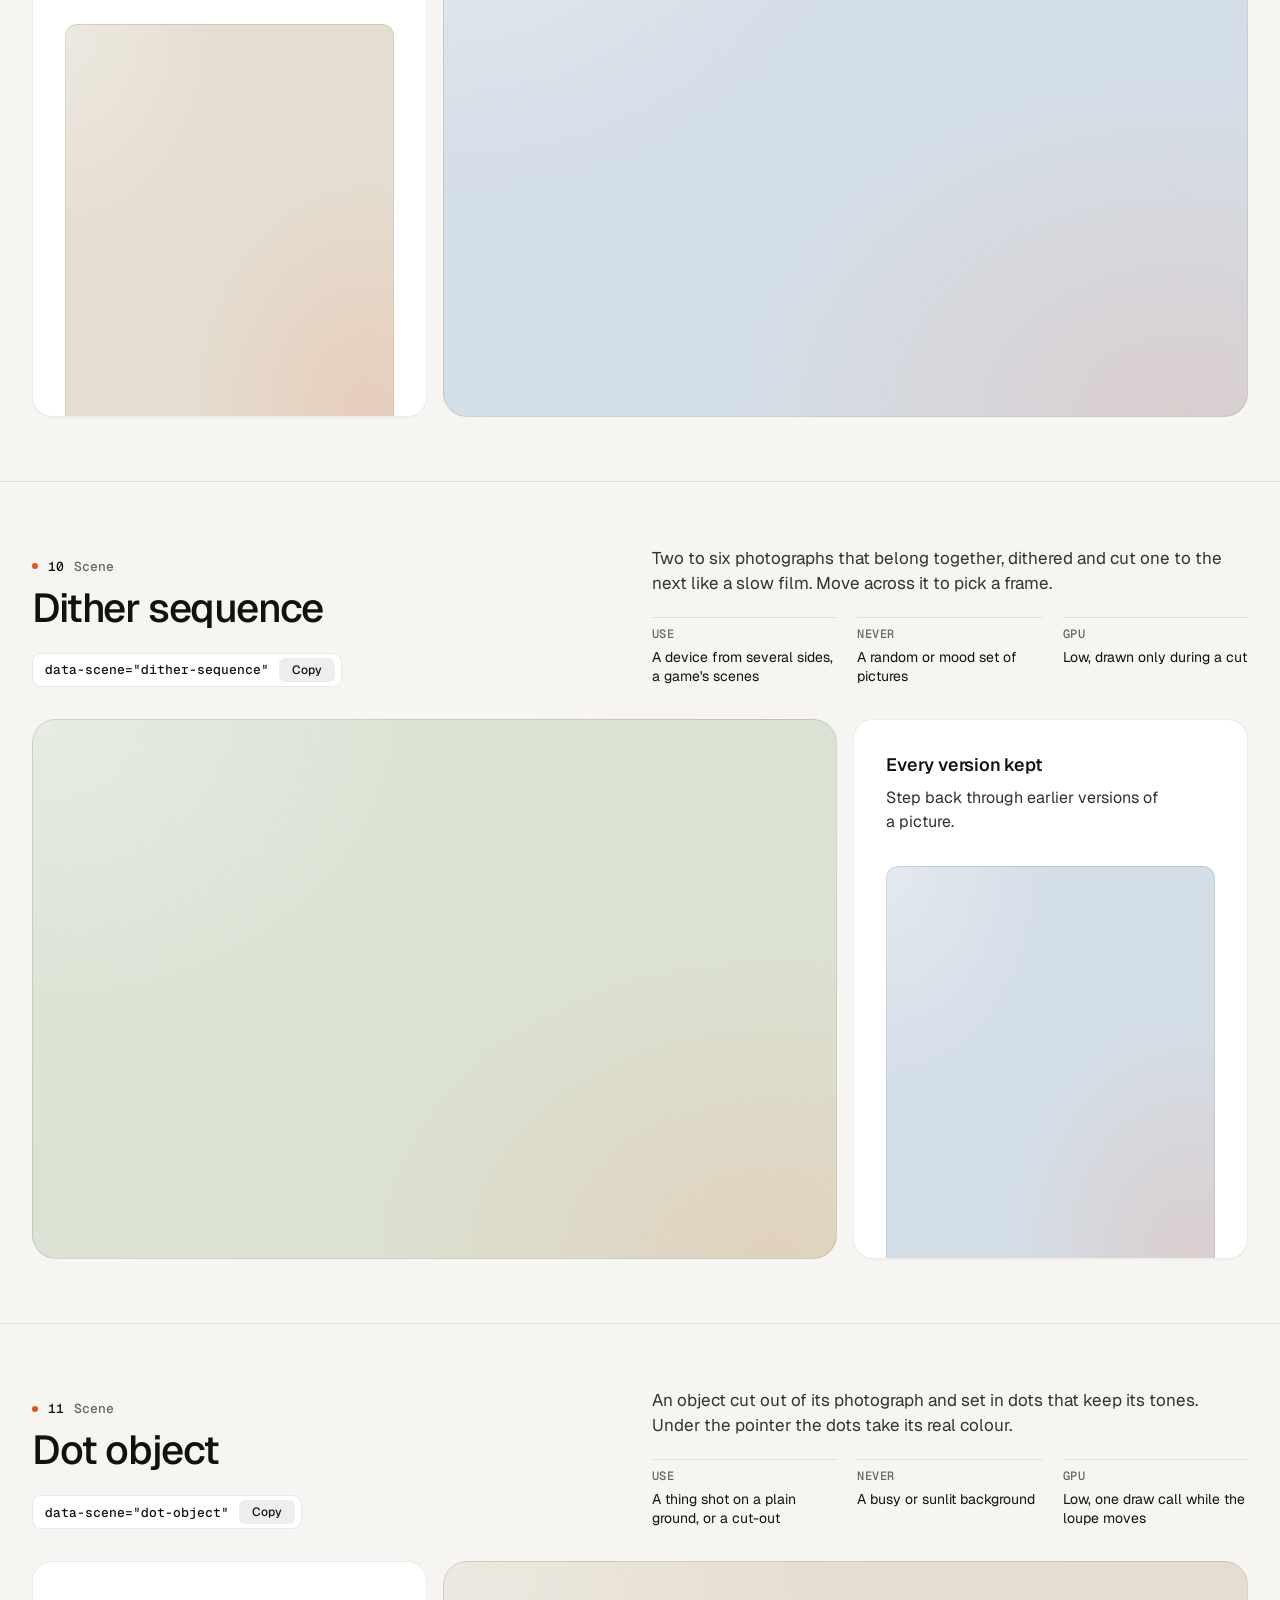
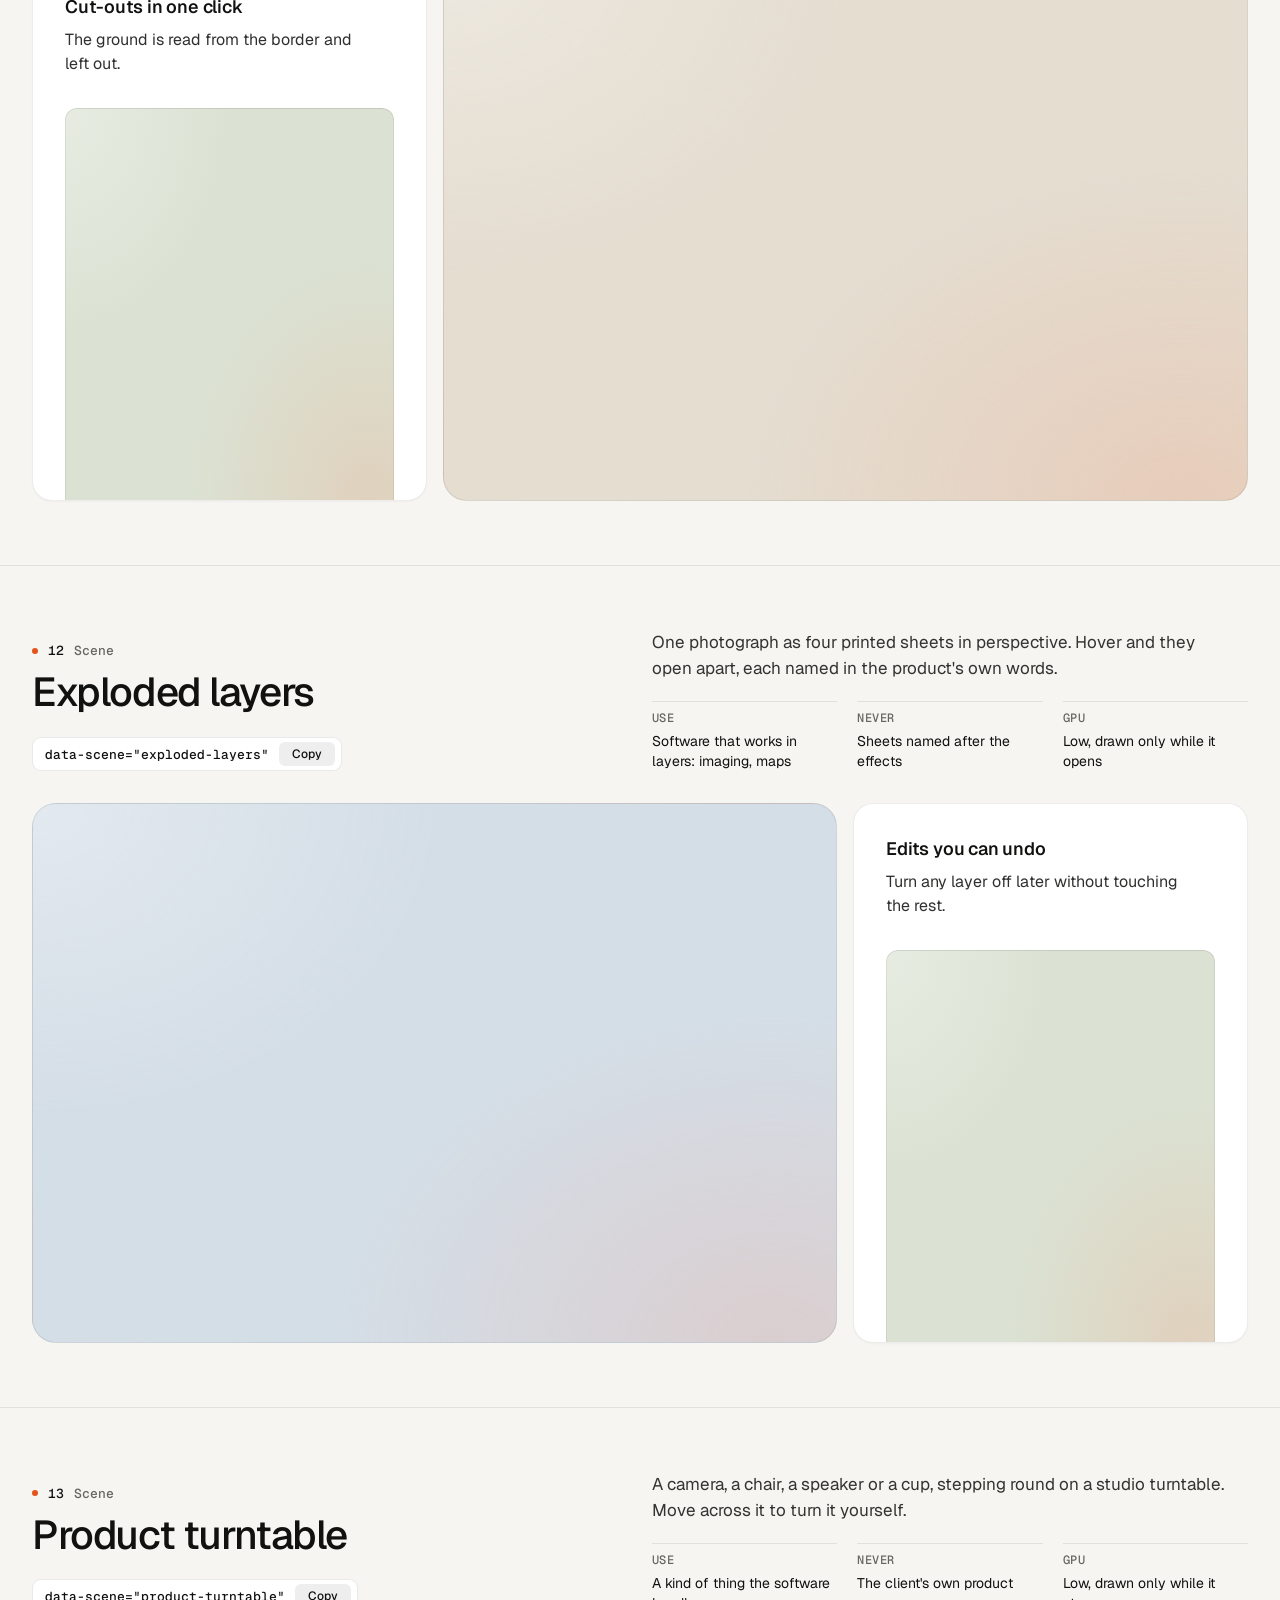
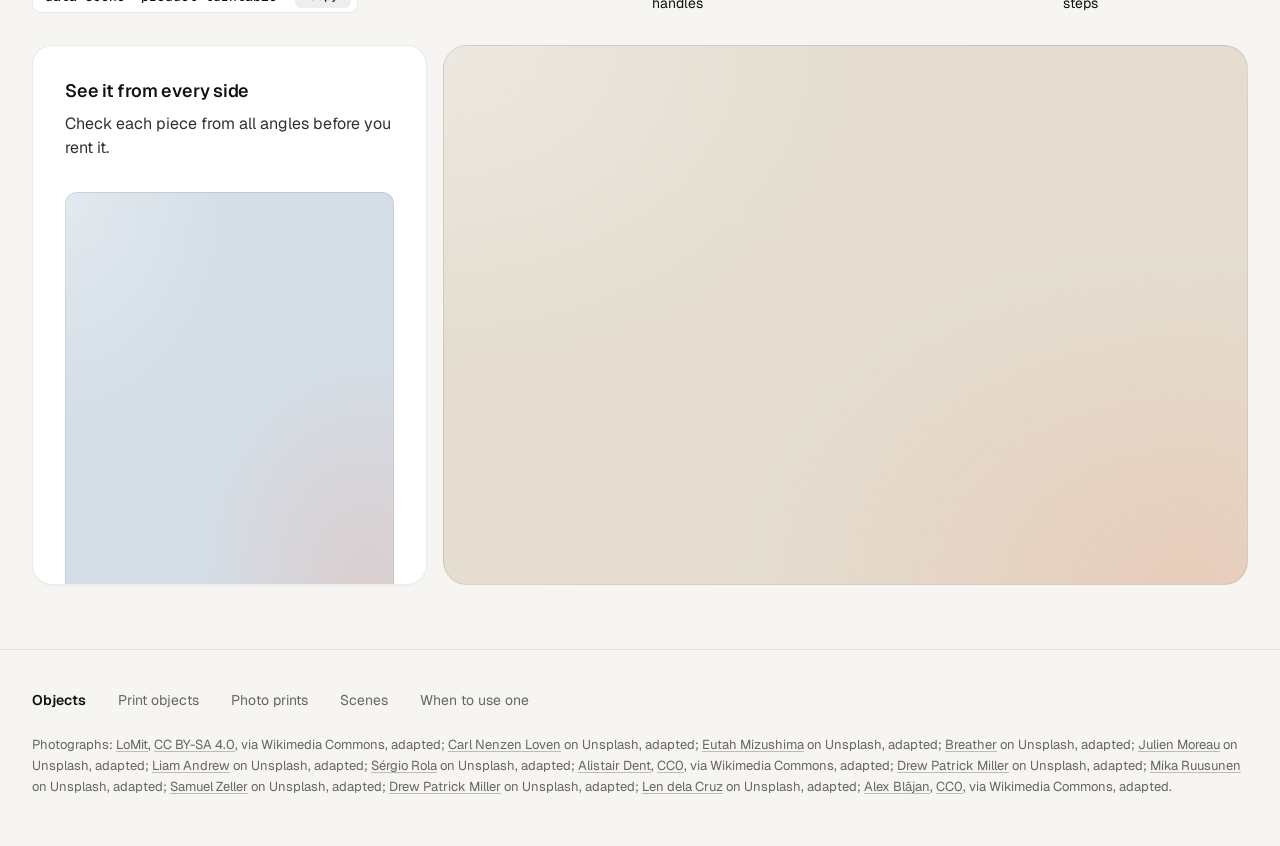
<file: assets/objects/index.html>
<!doctype html>
<html lang="en" data-palette="paper">
<head>
<script>window.__tpGlMax = 16;   /* a gallery shows many live effects at once; a page of a site keeps the default 4 (fx.js) */</script>
<meta charset="utf-8">
<meta name="viewport" content="width=device-width, initial-scale=1">
<title>Objects</title>
<meta name="description" content="Thirteen objects for one strong moment a page: products drawn in code, photographs printed by a shader, scenes that answer the pointer.">
<link rel="icon" href="data:,">
<link rel="preconnect" href="https://fonts.googleapis.com">
<link rel="preconnect" href="https://fonts.gstatic.com" crossorigin>
<link href="https://fonts.googleapis.com/css2?family=Geist:wght@300..700&family=Geist+Mono:wght@400;500&display=swap" rel="stylesheet">
<link rel="stylesheet" href="../ui/base.css">
<link rel="stylesheet" href="../ui/cards.css">
<style>
  /* palettes: page tokens, four grounds (--g1 sand, --g2 sky, --g3 sage, --g4 deep) and the globe's sea */
  :root {
    --font-text: "Geist", system-ui, sans-serif; --font-mono: "Geist Mono", ui-monospace, monospace;
    --ease: cubic-bezier(.2, .7, .2, 1);
    --gutter: 32px; --max: 1312px;
  }
  [data-palette="paper"] { --bg: #f6f5f1; --card: #ffffff; --surface: #ffffff; --ink: #111110; --muted: #66655f; --accent: #e5531c; --accent-ink: #ffffff;
    --g1: #e4ddd0; --g2: #d4dee7; --g3: #dbe2d3; --g4: #1a2230; --sea: #2f6aa8; --line: rgb(17 17 16 / 0.09); }
  [data-palette="stone"] { --bg: #e6e5e1; --card: #f3f2ef; --surface: #f3f2ef; --ink: #1a1b1d; --muted: #5d5e62; --accent: #2456d6; --accent-ink: #ffffff;
    --g1: #d6d5d0; --g2: #c9d4df; --g3: #dad3c6; --g4: #1d2633; --sea: #2456d6; --line: rgb(26 27 29 / 0.1); }
  [data-palette="graphite"] { --bg: #0b0b0c; --card: #141416; --surface: #141416; --ink: #f2f2ef; --muted: #96979c; --accent: #ff7a3c; --accent-ink: #120c08;
    --g1: #1e1d1b; --g2: #17202a; --g3: #1b201b; --g4: #23262c; --sea: #4f9be0; --line: rgb(242 242 239 / 0.09); }
  [data-palette="night"] { --bg: #070b14; --card: #0e1420; --surface: #0e1420; --ink: #e9edf3; --muted: #8b94a4; --accent: #5ab9fc; --accent-ink: #07101a;
    --g1: #121a29; --g2: #0f2231; --g3: #16202b; --g4: #1b2536; --sea: #5ab9fc; --line: rgb(233 237 243 / 0.09); }

  * { box-sizing: border-box; }
  html { scroll-padding-top: 64px; }
  html, body { margin: 0; }
  body { font-family: var(--font-text); background: var(--bg); color: var(--ink); -webkit-font-smoothing: antialiased; font-size: 16px; line-height: 1.5;
    transition: background-color 320ms var(--ease), color 320ms var(--ease); }
  a { color: inherit; }
  .wrap { max-width: var(--max); margin: 0 auto; padding: 0 var(--gutter); }

  /* ------------------------------------------------ the bar */
  .bar { position: sticky; top: 0; z-index: 30; background: color-mix(in oklab, var(--bg) 84%, transparent); backdrop-filter: blur(16px) saturate(1.2); border-bottom: 1px solid var(--line); }
  .bar__in { height: 64px; display: flex; align-items: center; gap: 32px; }
  .brand { display: inline-flex; align-items: center; gap: 10px; font-weight: 600; font-size: 15px; letter-spacing: -0.01em; text-decoration: none; }
  .brand svg { width: 22px; height: 22px; }
  .brand svg .a { fill: var(--accent); transition: transform 420ms var(--ease); transform-origin: 11px 11px; }
  .brand:hover svg .a { transform: rotate(90deg); }
  .nav { display: flex; gap: 24px; font-size: 14px; }
  .nav a { position: relative; text-decoration: none; color: var(--muted); transition: color 180ms ease; padding: 6px 0; }
  .nav a::after { content: ""; position: absolute; left: 0; right: 0; bottom: 0; height: 1px; background: currentColor; transform: scaleX(0); transform-origin: left; transition: transform 260ms var(--ease); }
  .nav a:hover { color: var(--ink); }
  .nav a:hover::after { transform: scaleX(1); }
  .sp { flex: 1; }
  .swatches { display: flex; align-items: center; gap: 6px; padding: 4px; border-radius: 999px; border: 1px solid var(--line); background: var(--card); }
  .sw { position: relative; width: 26px; height: 26px; border-radius: 50%; border: 0; padding: 0; cursor: pointer; background: linear-gradient(135deg, var(--s-bg) 0 50%, var(--s-ac) 50% 100%);
    box-shadow: inset 0 0 0 1px rgb(0 0 0 / 0.12); transition: transform 200ms var(--ease); }
  .sw::after { content: ""; position: absolute; inset: -3px; border-radius: 50%; box-shadow: 0 0 0 1.5px var(--ink); opacity: 0; transform: scale(0.8); transition: opacity 200ms ease, transform 260ms var(--ease); }
  .sw:hover { transform: scale(1.08); }
  .sw:active { transform: scale(0.94); }
  .sw[aria-pressed="true"]::after { opacity: 1; transform: scale(1); }
  .sw:focus-visible { outline: 2px solid var(--ink); outline-offset: 3px; }
  .sw-label { font-size: 13px; color: var(--muted); min-width: 60px; text-align: right; }

  /* ------------------------------------------------ grounds: a soft lit mesh of the ground's own tone, a fine grain */
  .gr, .card > .panel.gr { --calm-k: 0%; background-color: var(--pg);
    background-image:
      radial-gradient(80% 90% at 92% 100%, color-mix(in oklab, var(--accent) 13%, var(--pg)), transparent 68%),
      radial-gradient(70% 80% at 0% 0%, color-mix(in oklab, var(--lift, #ffffff) var(--lift-k, 34%), var(--pg)), transparent 72%); }
  .gr.dk, [data-palette="graphite"] .gr, [data-palette="night"] .gr { --lift: #ffffff; --lift-k: 6%; }
  .grain { position: absolute; inset: 0; z-index: 0; pointer-events: none; opacity: .32; mix-blend-mode: soft-light; border-radius: inherit;
    background-image: url("data:image/svg+xml;utf8,<svg xmlns='http://www.w3.org/2000/svg' width='160' height='160'><filter id='n'><feTurbulence type='fractalNoise' baseFrequency='.85' numOctaves='2' stitchTiles='stitch'/><feColorMatrix values='0 0 0 0 .5  0 0 0 0 .5  0 0 0 0 .5  0 0 0 .9 0'/></filter><rect width='100%' height='100%' filter='url(%23n)'/></svg>"); }
  .slot { position: absolute; inset: 0; z-index: 1; border-radius: inherit; }
  .slot > .host { position: absolute; inset: 0; border-radius: inherit; overflow: hidden; }

  /* ------------------------------------------------ hero */
  .hero { min-height: calc(100svh - 64px); display: grid; align-items: center; padding: 56px 0; }
  .hero__grid { display: grid; grid-template-columns: repeat(12, minmax(0, 1fr)); gap: 24px; align-items: center; }
  .hero__copy { grid-column: 1 / span 5; }
  .hero h1 { margin: 0; font-size: clamp(44px, 3.4vw + 12px, 72px); line-height: 1.02; letter-spacing: -0.045em; font-weight: 520; text-wrap: balance; }
  .hero__lede { margin: 24px 0 0; font-size: 19px; line-height: 1.5; color: var(--muted); max-width: 40ch; text-wrap: pretty; }
  .index { margin: 40px 0 0; padding: 0; list-style: none; border-top: 1px solid var(--line); max-width: 460px; }
  .index a { display: grid; grid-template-columns: 1fr auto 20px; align-items: center; gap: 16px; padding: 14px 0; border-bottom: 1px solid var(--line); text-decoration: none; font-size: 16px; font-weight: 500; }
  .index a span { font: 500 13px/1 var(--font-mono); color: var(--muted); }
  .index a svg { width: 16px; height: 16px; transition: transform 260ms var(--ease); }
  .index a:hover svg { transform: translateX(4px); }
  .hero__pics { grid-column: 7 / span 6; display: grid; grid-template-columns: 1fr 1fr; gap: 16px; height: min(70svh, 660px); min-height: 440px; }
  .pic { position: relative; overflow: clip; border-radius: 20px; border: 1px solid var(--line); isolation: isolate; }
  .pic img { position: absolute; inset: 0; width: 100%; height: 100%; object-fit: cover; object-position: 50% 42%; display: block; }
  .pic--down { margin-top: 48px; }

  /* ------------------------------------------------ an object, one screen */
  .obj { min-height: calc(100svh - 64px); display: grid; align-content: center; padding: 64px 0; border-top: 1px solid var(--line); }
  .obj__head { display: grid; grid-template-columns: repeat(12, minmax(0, 1fr)); gap: 24px; align-items: end; margin-bottom: 32px; }
  .obj__title { grid-column: 1 / span 5; }
  .obj__n { margin: 0 0 14px; font: 500 13px/1 var(--font-mono); color: var(--muted); display: flex; gap: 10px; align-items: center; }
  .obj__n b { color: var(--ink); font-weight: 500; }
  .obj__n i { width: 6px; height: 6px; border-radius: 50%; background: var(--accent); display: inline-block; }
  .obj h2 { margin: 0; font-size: clamp(34px, 1.9vw + 16px, 52px); line-height: 1.04; letter-spacing: -0.035em; font-weight: 520; text-wrap: balance; }
  .obj__about { grid-column: 7 / span 6; }
  .obj__line { margin: 0; font-size: 17px; line-height: 1.5; color: color-mix(in oklab, var(--ink) 82%, var(--bg)); max-width: 52ch; text-wrap: pretty; }
  .facts { display: grid; grid-template-columns: repeat(3, minmax(0, 1fr)); gap: 20px; margin: 20px 0 0; }
  .facts div { border-top: 1px solid var(--line); padding-top: 10px; }
  .facts dt { font: 500 12px/1 var(--font-mono); color: var(--muted); text-transform: uppercase; letter-spacing: .04em; }
  .facts dd { margin: 8px 0 0; font-size: 14px; line-height: 1.4; }
  .copy { margin-top: 24px; display: inline-flex; align-items: center; gap: 10px; height: 34px; padding: 0 6px 0 12px; border-radius: 9px; border: 1px solid var(--line);
    background: var(--card); color: var(--ink); font: 500 13px/1 var(--font-mono); cursor: pointer; transition: border-color 180ms ease, transform 160ms var(--ease); }
  .copy:hover { border-color: color-mix(in oklab, var(--ink) 24%, transparent); }
  .copy:active { transform: scale(0.97); }
  .copy:focus-visible { outline: 2px solid var(--ink); outline-offset: 2px; }
  .copy em { font-style: normal; display: inline-grid; place-items: center; height: 24px; padding: 0 8px; border-radius: 6px; background: color-mix(in oklab, var(--ink) 7%, transparent); font-family: var(--font-text); font-size: 12px; overflow: hidden; }
  .copy em span { grid-area: 1 / 1; transition: transform 260ms var(--ease), opacity 200ms ease; }
  .copy em span + span { transform: translateY(110%); opacity: 0; }
  .copy.done em span:first-child { transform: translateY(-110%); opacity: 0; }
  .copy.done em span + span { transform: none; opacity: 1; }

  .duo { display: grid; grid-template-columns: repeat(12, minmax(0, 1fr)); gap: 16px; height: clamp(400px, calc(100svh - 360px), 600px); }
  .big { grid-column: 1 / span 8; position: relative; overflow: clip; isolation: isolate; border-radius: 24px; border: 1px solid var(--line); }
  .duo .card { grid-column: 9 / span 4; }
  .obj:nth-of-type(even) .big { grid-column: 5 / span 8; grid-row: 1; }
  .obj:nth-of-type(even) .duo .card { grid-column: 1 / span 4; grid-row: 1; }
  .duo .card > .panel { flex: 1 1 auto; min-height: 0; }

  /* ------------------------------------------------ footer */
  .foot { border-top: 1px solid var(--line); padding: 40px 0 48px; font-size: 14px; color: var(--muted); }
  .foot__row { display: flex; flex-wrap: wrap; gap: 12px 32px; align-items: baseline; }
  .foot__row b { color: var(--ink); font-weight: 600; }
  .foot__row a { text-decoration: none; }
  .foot__row a:hover { color: var(--ink); }
  .credits { margin: 24px 0 0; font-size: 13px; line-height: 1.6; color: var(--muted); }
  .credits a { text-decoration: underline; text-decoration-color: color-mix(in oklab, currentColor 40%, transparent); text-underline-offset: 2px; }

  @media (max-width: 1023px) {
    .hero__copy, .hero__pics { grid-column: 1 / -1; }
    .hero__pics { height: auto; min-height: 0; }
    .pic { aspect-ratio: 3 / 4; }
    .obj__title, .obj__about { grid-column: 1 / -1; }
    .duo { height: auto; grid-template-columns: minmax(0, 1fr); }
    .big, .duo .card, .obj:nth-of-type(even) .big, .obj:nth-of-type(even) .duo .card { grid-column: 1 / -1; grid-row: auto; }
    .big { aspect-ratio: 4 / 3; }
    .duo .card > .panel { flex: none; height: 320px; }
  }
  @media (max-width: 760px) {
    :root { --gutter: 16px; }
    .nav, .sw-label { display: none; }
    .hero { padding: 32px 0 40px; }
    .hero__lede { font-size: 17px; }
    .hero__pics { gap: 10px; }
    .pic { border-radius: 16px; }
    .pic--down { margin-top: 28px; }
    .obj { padding: 72px 0; min-height: 0; }
    .obj .wrap { display: flex; flex-direction: column; }
    .obj__head, .obj__about { display: contents; }
    .obj__title { order: 1; margin-bottom: 16px; }
    .obj__line { order: 2; margin-bottom: 28px; }
    .duo { order: 3; }
    .facts { order: 4; margin-top: 28px; }
    .copy, .index { display: none; }
    .facts { grid-template-columns: minmax(0, 1fr); gap: 0; }
    .facts div { display: grid; grid-template-columns: 96px 1fr; gap: 12px; padding: 10px 0; }
    .facts dd { margin: 0; }
    .big { aspect-ratio: 4 / 5; border-radius: 18px; }
    .duo .card > .panel { height: 300px; }
  }
  @media (prefers-reduced-motion: reduce) { *, *::before, *::after { transition-duration: 0ms !important; } }
</style>
</head>
<body>
<header class="bar">
  <div class="wrap bar__in">
    <a class="brand" href="#top" aria-label="Objects, back to the top">
      <svg viewBox="0 0 22 22" aria-hidden="true"><rect x="1" y="1" width="20" height="20" rx="6" fill="currentColor"/><rect class="a" x="7" y="7" width="8" height="8" rx="2"/></svg>
      Objects
    </a>
    <nav class="nav" aria-label="Families">
      <a href="#print-cup">Print objects</a>
      <a href="#photo-halftone">Photo prints</a>
      <a href="#split-reveal">Scenes</a>
    </nav>
    <span class="sp"></span>
    <span class="sw-label" id="sw-label">Paper</span>
    <div class="swatches" role="group" aria-label="Palette">
      <button type="button" class="sw" data-pal="paper" aria-label="Paper" aria-pressed="true" style="--s-bg:#f6f5f1;--s-ac:#e5531c"></button>
      <button type="button" class="sw" data-pal="stone" aria-label="Stone" aria-pressed="false" style="--s-bg:#e6e5e1;--s-ac:#2456d6"></button>
      <button type="button" class="sw" data-pal="graphite" aria-label="Graphite" aria-pressed="false" style="--s-bg:#141416;--s-ac:#ff7a3c"></button>
      <button type="button" class="sw" data-pal="night" aria-label="Night" aria-pressed="false" style="--s-bg:#0e1420;--s-ac:#5ab9fc"></button>
    </div>
  </div>
</header>

<main id="top">
  <section class="hero">
    <div class="wrap hero__grid">
      <div class="hero__copy">
        <h1>Objects for one strong moment a page.</h1>
        <p class="hero__lede">Products drawn in code, photographs printed by a shader, and scenes that answer the pointer. A photograph leads where there is one. An object leads where there is none.</p>
        <ul class="index">
          <li><a href="#print-cup">Print objects <span>05</span><svg viewBox="0 0 16 16" fill="none" stroke="currentColor" stroke-width="1.5" aria-hidden="true"><path d="M3 8h10M9 4l4 4-4 4"/></svg></a></li>
          <li><a href="#photo-halftone">Photo prints <span>03</span><svg viewBox="0 0 16 16" fill="none" stroke="currentColor" stroke-width="1.5" aria-hidden="true"><path d="M3 8h10M9 4l4 4-4 4"/></svg></a></li>
          <li><a href="#split-reveal">Scenes <span>05</span><svg viewBox="0 0 16 16" fill="none" stroke="currentColor" stroke-width="1.5" aria-hidden="true"><path d="M3 8h10M9 4l4 4-4 4"/></svg></a></li>
        </ul>
      </div>
      <div class="hero__pics">
        <div class="pic"><img src="photo-kit/photos/lamp.jpg" width="1280" height="1757" alt="Cream ceramic table lamp on a glossy side table in low sun" decoding="async"></div>
        <article class="pic pic--down gr" style="--pg: var(--g1)" aria-label="A balanced-arm desk lamp">
          <div class="grain"></div>
          <div class="slot" data-slot='{"kind":"print","id":"print-lamp","place":"card","ground":"g1","params":{"size":1.06,"x":-0.08,"y":-0.2}}'></div>
        </article>
      </div>
    </div>
  </section>

  <!-- ===================================================== print objects -->
  <section class="obj" id="print-cup">
    <div class="wrap">
      <div class="obj__head">
        <div class="obj__title"><p class="obj__n"><i></i><b>01</b> Print object</p><h2>Cup and saucer</h2>
          <button type="button" class="copy" data-copy='<div data-print="print-cup" data-print-place="card"></div>'>data-print="print-cup"<em><span>Copy</span><span>Copied</span></em></button></div>
        <div class="obj__about">
          <p class="obj__line">A porcelain cup of coffee on its saucer, the glaze in your accent. Click it to stir.</p>
          <dl class="facts"><div><dt>Leads</dt><dd>A tableware maker with no photographs</dd></div><div><dt>As a print</dt><dd>A software card about a morning</dd></div><div><dt>GPU</dt><dd>High while it turns, one frame at rest</dd></div></dl>
        </div>
      </div>
      <div class="duo">
        <article class="big gr" style="--pg: var(--g1)"><div class="grain"></div>
          <div class="slot" data-slot='{"kind":"print","id":"print-cup","place":"hero","ground":"g1","params":{"size":0.96,"x":0.16,"y":-0.04}}'></div></article>
        <article class="card"><h3>Morning digest</h3><p>One email at 8:00 with everything that changed overnight.</p>
          <div class="panel gr" style="--pg: var(--g2)"><div class="grain"></div>
            <div class="slot" data-slot='{"kind":"print","id":"print-cup","place":"card","ground":"g2","params":{"effect":"halftone","turn":0}}'></div></div></article>
      </div>
    </div>
  </section>

  <section class="obj" id="print-wheel">
    <div class="wrap">
      <div class="obj__head">
        <div class="obj__title"><p class="obj__n"><i></i><b>02</b> Print object</p><h2>Bicycle wheel</h2>
          <button type="button" class="copy" data-copy='<div data-print="print-wheel" data-print-place="card"></div>'>data-print="print-wheel"<em><span>Copy</span><span>Copied</span></em></button></div>
        <div class="obj__about">
          <p class="obj__line">A road wheel with a tan-wall tyre, an alloy rim and 24 spokes, the hub in your accent. Click it to spin it up.</p>
          <dl class="facts"><div><dt>Leads</dt><dd>A maker of wheels or hubs, never a whole bike</dd></div><div><dt>As a print</dt><dd>A card about speed or a mechanism</dd></div><div><dt>GPU</dt><dd>High while it turns, one frame at rest</dd></div></dl>
        </div>
      </div>
      <div class="duo">
        <article class="big gr" style="--pg: var(--g2)"><div class="grain"></div>
          <div class="slot" data-slot='{"kind":"print","id":"print-wheel","place":"card","ground":"g2","params":{"size":1.34,"x":-0.08,"y":-0.3}}'></div></article>
        <article class="card"><h3>Background sync</h3><p>Runs every five minutes, whether the app is open or not.</p>
          <div class="panel gr" style="--pg: var(--g3)"><div class="grain"></div>
            <div class="slot" data-slot='{"kind":"print","id":"print-wheel","place":"card","ground":"g3","params":{"effect":"halftone","turn":0}}'></div></div></article>
      </div>
    </div>
  </section>

  <section class="obj" id="print-lamp">
    <div class="wrap">
      <div class="obj__head">
        <div class="obj__title"><p class="obj__n"><i></i><b>03</b> Print object</p><h2>Desk lamp</h2>
          <button type="button" class="copy" data-copy='<div data-print="print-lamp" data-print-place="card"></div>'>data-print="print-lamp"<em><span>Copy</span><span>Copied</span></em></button></div>
        <div class="obj__about">
          <p class="obj__line">A balanced-arm desk lamp on chrome springs, the base and shade enamelled in your accent. Click it to switch it on.</p>
          <dl class="facts"><div><dt>Leads</dt><dd>A lighting maker with no photographs</dd></div><div><dt>As a print</dt><dd>A card about focus or working late</dd></div><div><dt>GPU</dt><dd>High while it moves, one frame at rest</dd></div></dl>
        </div>
      </div>
      <div class="duo">
        <article class="big gr" style="--pg: var(--g3)"><div class="grain"></div>
          <div class="slot" data-slot='{"kind":"print","id":"print-lamp","place":"hero","ground":"g3","params":{"size":0.98,"x":0.14,"y":-0.06,"angle":-24}}'></div></article>
        <article class="card"><h3>Focus mode</h3><p>Alerts wait until you switch it off.</p>
          <div class="panel gr dk" style="--pg: var(--g4)"><div class="grain"></div>
            <div class="slot" data-slot='{"kind":"print","id":"print-lamp","place":"card","ground":"g4","params":{"effect":"dither","step":1,"turn":0}}' aria-label="A desk lamp, switched on"></div></div></article>
      </div>
    </div>
  </section>

  <section class="obj" id="print-globe">
    <div class="wrap">
      <div class="obj__head">
        <div class="obj__title"><p class="obj__n"><i></i><b>04</b> Print object</p><h2>Desk globe</h2>
          <button type="button" class="copy" data-copy='<div data-print="print-globe" data-print-place="card" data-print-params=&apos;{"effect":"engrave"}&apos;></div>'>data-print="print-globe"<em><span>Copy</span><span>Copied</span></em></button></div>
        <div class="obj__about">
          <p class="obj__line">A desk globe with the real coastlines, a brass meridian and a walnut stand. Its sea takes a blue or teal accent. Click it to spin.</p>
          <dl class="facts"><div><dt>Leads</dt><dd>A maker of globes or maps</dd></div><div><dt>As a print</dt><dd>A card about regions or shipping</dd></div><div><dt>GPU</dt><dd>High while it turns, one frame at rest</dd></div></dl>
        </div>
      </div>
      <div class="duo">
        <article class="big gr" style="--pg: var(--g2)"><div class="grain"></div>
          <div class="slot" data-slot='{"kind":"print","id":"print-globe","place":"card","ground":"g2","sea":true,"params":{"size":1.3,"x":-0.1,"y":-0.3}}'></div></article>
        <article class="card"><h3>14 regions</h3><p>Pick where your data lives. Move it later in two clicks.</p>
          <div class="panel gr dk" style="--pg: var(--g4)"><div class="grain"></div>
            <div class="slot" data-slot='{"kind":"print","id":"print-globe","place":"card","ground":"g4","sea":true,"params":{"effect":"engrave","turn":0}}'></div></div></article>
      </div>
    </div>
  </section>

  <section class="obj" id="print-cards">
    <div class="wrap">
      <div class="obj__head">
        <div class="obj__title"><p class="obj__n"><i></i><b>05</b> Print object</p><h2>Playing cards</h2>
          <button type="button" class="copy" data-copy='<div data-print="print-cards" data-print-place="card"></div>'>data-print="print-cards"<em><span>Copy</span><span>Copied</span></em></button></div>
        <div class="obj__about">
          <p class="obj__line">A stack of playing cards, the ace of diamonds face up and the backs in your accent. Click to fan them out.</p>
          <dl class="facts"><div><dt>Leads</dt><dd>A maker of card or board games</dd></div><div><dt>As a print</dt><dd>A games card about a hand or a deal</dd></div><div><dt>GPU</dt><dd>High while it moves, one frame at rest</dd></div></dl>
        </div>
      </div>
      <div class="duo">
        <article class="big gr" style="--pg: var(--g3)"><div class="grain"></div>
          <div class="slot" data-slot='{"kind":"print","id":"print-cards","place":"hero","ground":"g3","params":{"size":0.98,"x":0.16,"y":-0.04}}'></div></article>
        <article class="card"><h3>Fair draws</h3><p>Every shuffle is logged, so any player can check a deal.</p>
          <div class="panel gr" style="--pg: var(--g1)"><div class="grain"></div>
            <div class="slot" data-slot='{"kind":"print","id":"print-cards","place":"card","ground":"g1","params":{"effect":"halftone","turn":0}}'></div></div></article>
      </div>
    </div>
  </section>

  <!-- ===================================================== photo prints -->
  <section class="obj" id="photo-halftone">
    <div class="wrap">
      <div class="obj__head">
        <div class="obj__title"><p class="obj__n"><i></i><b>06</b> Photo print</p><h2>Halftone photograph</h2>
          <button type="button" class="copy" data-copy="import print from './assets/objects/photo-halftone/object.js'; print.mount(frame, { palette: fx.readPalette(frame) });">photo-halftone<em><span>Copy</span><span>Copied</span></em></button></div>
        <div class="obj__about">
          <p class="obj__line">One photograph in one ink: round dots on a 45° screen, clean paper in the light. Point at it and a loupe shows its colour.</p>
          <dl class="facts"><div><dt>Use</dt><dd>One photograph band on a design or software page</dd></div><div><dt>Never</dt><dd>A hero photograph, a cafe, a guesthouse</dd></div><div><dt>GPU</dt><dd>Low, one context, still at rest</dd></div></dl>
        </div>
      </div>
      <div class="duo">
        <article class="big gr" style="--pg: var(--g1)">
          <div class="slot" data-slot='{"kind":"photo","id":"photo-halftone","ground":"g1","photo":"concrete"}'></div></article>
        <article class="card"><h3>Screens for print</h3><p>Send any photograph to press as a one-ink halftone.</p>
          <div class="panel gr" style="--pg: var(--g2)">
            <div class="slot" data-slot='{"kind":"photo","id":"photo-halftone","ground":"g2","photo":"lamp","params":{"tint":1}}'></div></div></article>
      </div>
    </div>
  </section>

  <section class="obj" id="photo-engraving">
    <div class="wrap">
      <div class="obj__head">
        <div class="obj__title"><p class="obj__n"><i></i><b>07</b> Photo print</p><h2>Engraved photograph</h2>
          <button type="button" class="copy" data-copy="import print from './assets/objects/photo-engraving/object.js'; print.mount(frame, { palette: fx.readPalette(frame) });">photo-engraving<em><span>Copy</span><span>Copied</span></em></button></div>
        <div class="obj__about">
          <p class="obj__line">Diagonal lines that swell in the shadows and bend over the forms, over a light wash of the photograph's colour. Point at it and the lines part.</p>
          <dl class="facts"><div><dt>Use</dt><dd>A tile whose subject is the photograph</dd></div><div><dt>Never</dt><dd>A hero photograph, a cafe, a guesthouse</dd></div><div><dt>GPU</dt><dd>Low, one context, still at rest</dd></div></dl>
        </div>
      </div>
      <div class="duo">
        <article class="big gr" style="--pg: var(--g2)">
          <div class="slot" data-slot='{"kind":"photo","id":"photo-engraving","ground":"g2","photo":"platform","photoDark":"concrete"}'></div></article>
        <article class="card"><h3>Line art from a photo</h3><p>Turn a product shot into a plate for packaging.</p>
          <div class="panel gr" style="--pg: var(--g3)">
            <div class="slot" data-slot='{"kind":"photo","id":"photo-engraving","ground":"g3","photo":"concrete","photoDark":"room"}'></div></div></article>
      </div>
    </div>
  </section>

  <section class="obj" id="photo-dither">
    <div class="wrap">
      <div class="obj__head">
        <div class="obj__title"><p class="obj__n"><i></i><b>08</b> Photo print</p><h2>Dithered photograph</h2>
          <button type="button" class="copy" data-copy="import print from './assets/objects/photo-dither/object.js'; print.mount(frame, { palette: fx.readPalette(frame) });">photo-dither<em><span>Copy</span><span>Copied</span></em></button></div>
        <div class="obj__about">
          <p class="obj__line">A three-colour grain from the photograph's deepest and most colourful tones. Point at it and the photograph develops through the grain.</p>
          <dl class="facts"><div><dt>Use</dt><dd>A games or AI page's one photograph</dd></div><div><dt>Never</dt><dd>A hero photograph, a cafe, a guesthouse</dd></div><div><dt>GPU</dt><dd>Low, one context, still at rest</dd></div></dl>
        </div>
      </div>
      <div class="duo">
        <article class="big gr" style="--pg: var(--g3)">
          <div class="slot" data-slot='{"kind":"photo","id":"photo-dither","ground":"g3","photo":"room"}'></div></article>
        <article class="card"><h3>Three colours, any picture</h3><p>A grain that keeps a photograph readable in two inks and the paper.</p>
          <div class="panel gr" style="--pg: var(--g1)">
            <div class="slot" data-slot='{"kind":"photo","id":"photo-dither","ground":"g1","photo":"platform"}'></div></div></article>
      </div>
    </div>
  </section>

  <!-- ===================================================== scenes -->
  <section class="obj" id="split-reveal">
    <div class="wrap">
      <div class="obj__head">
        <div class="obj__title"><p class="obj__n"><i></i><b>09</b> Scene</p><h2>Split reveal</h2>
          <button type="button" class="copy" data-copy='<div data-scene="split-reveal" data-scene-src="assets/img/photo.jpg"></div>'>data-scene="split-reveal"<em><span>Copy</span><span>Copied</span></em></button></div>
        <div class="obj__about">
          <p class="obj__line">One photograph, half of it printed as a halftone screen. The line follows the pointer; on a phone it follows a drag.</p>
          <dl class="facts"><div><dt>Use</dt><dd>A photo or design app, a device, a game's key art</dd></div><div><dt>Never</dt><dd>A place, a service, a product page</dd></div><div><dt>GPU</dt><dd>Low, drawn only while the line moves</dd></div></dl>
        </div>
      </div>
      <div class="duo">
        <article class="big gr" style="--pg: var(--g2)">
          <div class="slot" data-slot='{"kind":"scene","id":"split-reveal","ground":"g2","src":"default"}'></div></article>
        <article class="card"><h3>Before and after</h3><p>Drag the line to compare the print with the original.</p>
          <div class="panel gr" style="--pg: var(--g1)">
            <div class="slot" data-slot='{"kind":"scene","id":"split-reveal","ground":"g1","src":"roof","params":{"side":"right","split":0.42}}'></div></div></article>
      </div>
    </div>
  </section>

  <section class="obj" id="dither-sequence">
    <div class="wrap">
      <div class="obj__head">
        <div class="obj__title"><p class="obj__n"><i></i><b>10</b> Scene</p><h2>Dither sequence</h2>
          <button type="button" class="copy" data-copy='<div data-scene="dither-sequence" data-scene-src=&apos;[{"src":"a.jpg"},{"src":"b.jpg"}]&apos;></div>'>data-scene="dither-sequence"<em><span>Copy</span><span>Copied</span></em></button></div>
        <div class="obj__about">
          <p class="obj__line">Two to six photographs that belong together, dithered and cut one to the next like a slow film. Move across it to pick a frame.</p>
          <dl class="facts"><div><dt>Use</dt><dd>A device from several sides, a game's scenes</dd></div><div><dt>Never</dt><dd>A random or mood set of pictures</dd></div><div><dt>GPU</dt><dd>Low, drawn only during a cut</dd></div></dl>
        </div>
      </div>
      <div class="duo">
        <article class="big gr" style="--pg: var(--g3)">
          <div class="slot" data-slot='{"kind":"scene","id":"dither-sequence","ground":"g3","src":"default"}'></div></article>
        <article class="card"><h3>Every version kept</h3><p>Step back through earlier versions of a picture.</p>
          <div class="panel gr" style="--pg: var(--g2)">
            <div class="slot" data-slot='{"kind":"scene","id":"dither-sequence","ground":"g2","src":"spirals","params":{"fit":"contain","autoplay":0}}'></div></div></article>
      </div>
    </div>
  </section>

  <section class="obj" id="dot-object">
    <div class="wrap">
      <div class="obj__head">
        <div class="obj__title"><p class="obj__n"><i></i><b>11</b> Scene</p><h2>Dot object</h2>
          <button type="button" class="copy" data-copy='<div data-scene="dot-object" data-scene-src="assets/img/object-on-white.jpg"></div>'>data-scene="dot-object"<em><span>Copy</span><span>Copied</span></em></button></div>
        <div class="obj__about">
          <p class="obj__line">An object cut out of its photograph and set in dots that keep its tones. Under the pointer the dots take its real colour.</p>
          <dl class="facts"><div><dt>Use</dt><dd>A thing shot on a plain ground, or a cut-out</dd></div><div><dt>Never</dt><dd>A busy or sunlit background</dd></div><div><dt>GPU</dt><dd>Low, one draw call while the loupe moves</dd></div></dl>
        </div>
      </div>
      <div class="duo">
        <article class="big gr" style="--pg: var(--g1)">
          <div class="slot" data-slot='{"kind":"scene","id":"dot-object","ground":"g1","src":"default"}'></div></article>
        <article class="card"><h3>Cut-outs in one click</h3><p>The ground is read from the border and left out.</p>
          <div class="panel gr" style="--pg: var(--g3)">
            <div class="slot" data-slot='{"kind":"scene","id":"dot-object","ground":"g3","src":"dahlia"}'></div></div></article>
      </div>
    </div>
  </section>

  <section class="obj" id="exploded-layers">
    <div class="wrap">
      <div class="obj__head">
        <div class="obj__title"><p class="obj__n"><i></i><b>12</b> Scene</p><h2>Exploded layers</h2>
          <button type="button" class="copy" data-copy='<div data-scene="exploded-layers" data-scene-src="assets/img/photo.jpg" data-scene-params=&apos;{"names":["Photo","Colour","Light","Depth"]}&apos;></div>'>data-scene="exploded-layers"<em><span>Copy</span><span>Copied</span></em></button></div>
        <div class="obj__about">
          <p class="obj__line">One photograph as four printed sheets in perspective. Hover and they open apart, each named in the product's own words.</p>
          <dl class="facts"><div><dt>Use</dt><dd>Software that works in layers: imaging, maps</dd></div><div><dt>Never</dt><dd>Sheets named after the effects</dd></div><div><dt>GPU</dt><dd>Low, drawn only while it opens</dd></div></dl>
        </div>
      </div>
      <div class="duo">
        <article class="big gr" style="--pg: var(--g2)">
          <div class="slot" data-slot='{"kind":"scene","id":"exploded-layers","ground":"g2","src":"default","params":{"names":["Photo","Colour","Light","Depth"]}}'></div></article>
        <article class="card"><h3>Edits you can undo</h3><p>Turn any layer off later without touching the rest.</p>
          <div class="panel gr" style="--pg: var(--g3)">
            <div class="slot" data-slot='{"kind":"scene","id":"exploded-layers","ground":"g3","src":"lattice"}'></div></div></article>
      </div>
    </div>
  </section>

  <section class="obj" id="product-turntable">
    <div class="wrap">
      <div class="obj__head">
        <div class="obj__title"><p class="obj__n"><i></i><b>13</b> Scene</p><h2>Product turntable</h2>
          <button type="button" class="copy" data-copy='<div data-scene="product-turntable" data-scene-params=&apos;{"form":"chair"}&apos;></div>'>data-scene="product-turntable"<em><span>Copy</span><span>Copied</span></em></button></div>
        <div class="obj__about">
          <p class="obj__line">A camera, a chair, a speaker or a cup, stepping round on a studio turntable. Move across it to turn it yourself.</p>
          <dl class="facts"><div><dt>Use</dt><dd>A kind of thing the software handles</dd></div><div><dt>Never</dt><dd>The client's own product</dd></div><div><dt>GPU</dt><dd>Low, drawn only while it steps</dd></div></dl>
        </div>
      </div>
      <div class="duo">
        <article class="big gr" style="--pg: var(--g1)">
          <div class="slot" data-slot='{"kind":"scene","id":"product-turntable","ground":"g1","params":{"form":"camera"}}' aria-label="A camera on a turntable"></div></article>
        <article class="card"><h3>See it from every side</h3><p>Check each piece from all angles before you rent it.</p>
          <div class="panel gr" style="--pg: var(--g2)">
            <div class="slot" data-slot='{"kind":"scene","id":"product-turntable","ground":"g2","params":{"form":"chair","start":-40,"autoplay":0}}' aria-label="A side chair"></div></div></article>
      </div>
    </div>
  </section>
</main>

<footer class="foot">
  <div class="wrap">
    <div class="foot__row">
      <b>Objects</b>
      <a href="_print-core/README.md">Print objects</a>
      <a href="photo-kit/README.md">Photo prints</a>
      <a href="_scenes/README.md">Scenes</a>
      <a href="../../references/effects-objects.md">When to use one</a>
    </div>
    <p class="credits" id="credits"></p>
  </div>
</footer>

<script type="module">
  /*
    The showcase's own mounting: every [data-slot] mounts when it comes near the screen and is destroyed
    when it leaves, and never more than MAX are mounted at once, so the page holds at most 4 live WebGL
    contexts (each mounted object holds one at most; still print objects hold none).
  */
  import fx from '../effects/fx.js';
  import { creditsLine } from './photo-kit/photo.js';
  import { DEFAULT_PHOTO as SPLIT } from './split-reveal/object.js';
  import { DEFAULT_SEQUENCE } from './dither-sequence/object.js';
  import { DEFAULT_PHOTO as TULIP } from './dot-object/object.js';
  import { DEFAULT_PHOTO as MIXER } from './exploded-layers/object.js';

  const MAX = 4, CAP = { print: 4, photo: 3, scene: 4 };
  const root = document.documentElement;
  const q = new URLSearchParams(location.search);
  const U = 'https://unsplash.com/license', CC0 = 'https://creativecommons.org/publicdomain/zero/1.0/';
  const SRC = {
    roof: { id: 618, ratio: 1.5, alt: 'Curving glass and steel lattice roof in black and white', by: 'Mika Ruusunen', licence: 'Unsplash licence', licenceUrl: U, page: 'https://unsplash.com/photos/ypVM8PnygUo' },
    lattice: { id: 893, ratio: 1.5, alt: 'Curved latticed building facade forming sweeping lines', by: 'Samuel Zeller', licence: 'Unsplash licence', licenceUrl: U, page: 'https://unsplash.com/photos/j0g8taxHZa0' },
    spirals: [
      { id: 949, ratio: 0.66, alt: 'A white spiral atrium under a glass dome, seen from below', by: 'Drew Patrick Miller', licence: 'Unsplash licence', licenceUrl: U, page: 'https://unsplash.com/photos/VLT62-JzddA' },
      { id: 679, ratio: 1, alt: 'Spiralling concrete curves around a small round window', by: 'Len dela Cruz', licence: 'Unsplash licence', licenceUrl: U, page: 'https://unsplash.com/photos/ScEKf8u7y-c' },
    ],
    dahlia: { id: 'commons-minimal-orange-dahlia', source: 'commons', ratio: 1.523, width: 5830, focus: [0.5, 0.5], alt: 'An orange dahlia on a black ground', by: 'Alex Blăjan', licence: 'CC0', licenceUrl: CC0,
      url: 'https://upload.wikimedia.org/wikipedia/commons/5/5e/Minimal_orange_dahlia_%28Unsplash%29.jpg', page: 'https://commons.wikimedia.org/wiki/File:Minimal_orange_dahlia_(Unsplash).jpg' },
  };
  const DEFAULTS = { 'split-reveal': SPLIT, 'dither-sequence': DEFAULT_SEQUENCE, 'dot-object': TULIP, 'exploded-layers': MIXER };
  const lib = await fetch(new URL('./photo-kit/photos.json', import.meta.url)).then(r => r.json()).catch(() => ({ photos: [] }));
  const PHOTOS = Object.fromEntries(lib.photos.map(p => [p.key, p]));

  // ---- palette: the page tokens, a ground's paper and an ink that reads on it
  const tok = n => getComputedStyle(root).getPropertyValue(n).trim();
  const lum = hex => { const h = hex.replace('#', ''); const c = [0, 2, 4].map(i => parseInt(h.slice(i, i + 2), 16) / 255); return 0.2126 * c[0] + 0.7152 * c[1] + 0.0722 * c[2]; };
  function paletteFor(cfg) {
    const bg = tok('--' + (cfg.ground || 'g1')), ink = tok('--ink');
    const light = lum(bg) > 0.4, pageLight = lum(ink) < 0.4;
    const gInk = light ? (pageLight ? ink : '#17181b') : (pageLight ? '#eef0f2' : ink);
    return fx.normalizePalette({ bg, surface: bg, ink: gInk, accent: cfg.sea ? tok('--sea') : tok('--accent'), accentInk: tok('--accent-ink') });
  }

  // ---- mounting
  const slots = [...document.querySelectorAll('[data-slot]')];
  const st = new Map(slots.map(el => [el, { cfg: JSON.parse(el.dataset.slot), near: false, ctrl: null, host: null, busy: false }]));
  const mods = new Map();
  const load = id => { if (!mods.has(id)) mods.set(id, import(`./${id}/object.js`).then(m => m.default)); return mods.get(id); };
  // a photo print may name a darker photograph for the dark palettes (a pale one prints as a light plate there)
  const isDark = () => lum(tok('--bg')) < 0.4;
  const photoKey = cfg => (cfg.photoDark && isDark() ? cfg.photoDark : cfg.photo);
  const srcOf = cfg => {
    if (cfg.kind === 'photo') return new URL('./photo-kit/' + PHOTOS[photoKey(cfg)].file, import.meta.url).href;
    if (!cfg.src) return undefined;
    return cfg.src === 'default' ? DEFAULTS[cfg.id] : SRC[cfg.src];
  };
  // a photo print's slot shows its photograph toned into the ground until the print draws, before it
  // mounts too: never an empty panel, even on a slow device
  function underlay(box, cfg) {
    if (cfg.kind !== 'photo') return;
    const p = PHOTOS[photoKey(cfg)];
    Object.assign(box.style, { backgroundColor: 'var(--pg)', backgroundImage: 'url(' + srcOf(cfg) + ')', backgroundSize: 'cover',
      backgroundPosition: (p.focus[0] * 100) + '% ' + (p.focus[1] * 100) + '%', backgroundBlendMode: 'luminosity' });
  }
  async function mount(el) {
    const s = st.get(el);
    s.busy = true;
    try {
      const obj = await load(s.cfg.id);
      if (!s.want) return;
      const host = document.createElement('div');
      host.className = 'host';
      if (el.hasAttribute('aria-label')) host.setAttribute('aria-label', el.getAttribute('aria-label'));
      el.appendChild(host);
      const cfg = s.cfg, palette = paletteFor(cfg);
      let ctrl;
      if (cfg.kind === 'print') ctrl = obj.mount(host, { place: cfg.place, params: cfg.params || {}, palette });
      else if (cfg.kind === 'photo') {
        const p = PHOTOS[photoKey(cfg)];
        s.photo = photoKey(cfg);
        underlay(host, cfg);
        ctrl = obj.mount(host, { palette, src: srcOf(cfg), params: { focusX: p.focus[0], focusY: p.focus[1], ...(cfg.params || {}) } });
      } else ctrl = obj.mount(host, { palette, src: srcOf(cfg), params: cfg.params || {} });
      s.ctrl = ctrl; s.host = host;
    } catch (e) { console.warn('objects:', s.cfg.id, e); }
    finally { s.busy = false; if (!s.want && s.ctrl) unmount(el); schedule(); }
  }
  function unmount(el) {
    const s = st.get(el);
    if (!s.ctrl) return;
    try { s.ctrl.destroy(); } catch (e) { console.warn(e); }
    s.host?.remove();
    s.ctrl = null; s.host = null;
  }
  let queued = 0;
  function reconcile() {
    queued = 0;
    const mid = innerHeight / 2;
    const dist = el => { const r = el.getBoundingClientRect(); return Math.abs((r.top + r.bottom) / 2 - mid); };
    // the nearest first, at most MAX, and at most CAP of one family (photo-kit warns past 3)
    const near = [], kinds = {};
    for (const el of slots.filter(e => st.get(e).near).sort((a, b) => dist(a) - dist(b))) {
      const k = st.get(el).cfg.kind;
      if (near.length < MAX && (kinds[k] || 0) < CAP[k]) { near.push(el); kinds[k] = (kinds[k] || 0) + 1; }
    }
    const want = new Set(near);
    for (const el of slots) { const s = st.get(el); s.want = want.has(el); if (!s.want && s.ctrl && !s.busy) unmount(el); }
    // never more than MAX mounted (or mounting) at once
    let count = slots.filter(el => { const s = st.get(el); return s.ctrl || s.busy; }).length;
    for (const el of near) { const s = st.get(el); if (!s.ctrl && !s.busy && count < MAX) { count++; mount(el); } }
  }
  const schedule = () => { if (!queued) queued = requestAnimationFrame(reconcile); };
  const io = new IntersectionObserver(es => { for (const e of es) st.get(e.target).near = e.isIntersecting; schedule(); }, { rootMargin: '60% 0px' });
  slots.forEach(el => io.observe(el));
  addEventListener('scroll', schedule, { passive: true });
  addEventListener('resize', schedule, { passive: true });

  // ---- palette switch
  const PAL = ['paper', 'stone', 'graphite', 'night'];
  const label = document.getElementById('sw-label');
  function setPalette(name, save) {
    if (!PAL.includes(name)) name = 'paper';
    root.dataset.palette = name;
    for (const b of document.querySelectorAll('[data-pal]')) b.setAttribute('aria-pressed', String(b.dataset.pal === name));
    label.textContent = name[0].toUpperCase() + name.slice(1);
    for (const [el, s] of st) {
      if (s.ctrl && s.cfg.kind === 'photo' && s.photo !== photoKey(s.cfg)) unmount(el);   // its photograph changes: mount it again
      else if (s.ctrl?.setPalette) s.ctrl.setPalette(paletteFor(s.cfg));
    }
    for (const [el, s] of st) underlay(el, s.cfg);
    schedule();
    if (save) try { localStorage.setItem('objects-palette', name); } catch (_) { /* private window */ }
  }
  let saved = null;
  try { saved = localStorage.getItem('objects-palette'); } catch (_) { /* private window */ }
  setPalette(q.get('palette') || saved || 'paper');
  document.querySelector('.swatches').addEventListener('click', e => { const b = e.target.closest('[data-pal]'); if (b) setPalette(b.dataset.pal, true); });

  // ---- copy a mount snippet
  document.addEventListener('click', async e => {
    const b = e.target.closest('.copy');
    if (!b) return;
    try { await navigator.clipboard.writeText(b.dataset.copy); } catch (_) { /* no clipboard: the button still answers */ }
    b.classList.add('done');
    clearTimeout(b._t); b._t = setTimeout(() => b.classList.remove('done'), 1400);
  });

  // ---- the one credit line
  const pk = ['lamp', 'concrete', 'platform', 'room'].map(k => PHOTOS[k]).filter(Boolean).map(p => ({ ...p, adapted: true }));
  const sc = [SPLIT, ...DEFAULT_SEQUENCE, TULIP, MIXER, SRC.roof, SRC.lattice, ...SRC.spirals, SRC.dahlia]
    .map(p => ({ ...p, source: p.source === 'commons' ? 'Wikimedia Commons' : (p.source || 'Unsplash'), adapted: true }));
  const seen = new Set();
  document.getElementById('credits').innerHTML = creditsLine([...pk, ...sc].filter(p => { const k = p.page || p.by; if (seen.has(k)) return false; seen.add(k); return true; }));

  // fetch every object's module and the photographs while the page is idle, so a panel mounts at once
  const prefetch = () => {
    const ids = [...new Set([...st.values()].map(s => s.cfg.id))];
    let i = 0;
    const next = () => { if (i < ids.length) load(ids[i++]).catch(() => {}).finally(() => setTimeout(next, 80)); };
    next();
    for (const p of Object.values(PHOTOS)) { const im = new Image(); im.decoding = 'async'; im.src = new URL('./photo-kit/' + p.file, import.meta.url).href; }
  };
  (window.requestIdleCallback || ((f) => setTimeout(f, 600)))(prefetch, { timeout: 1500 });

  window.__objects = { st, live: () => [...st.values()].filter(s => s.ctrl).length };
  if (document.fonts) await document.fonts.ready;
  root.dataset.ready = '1';
</script>
</body>
</html>
</file>
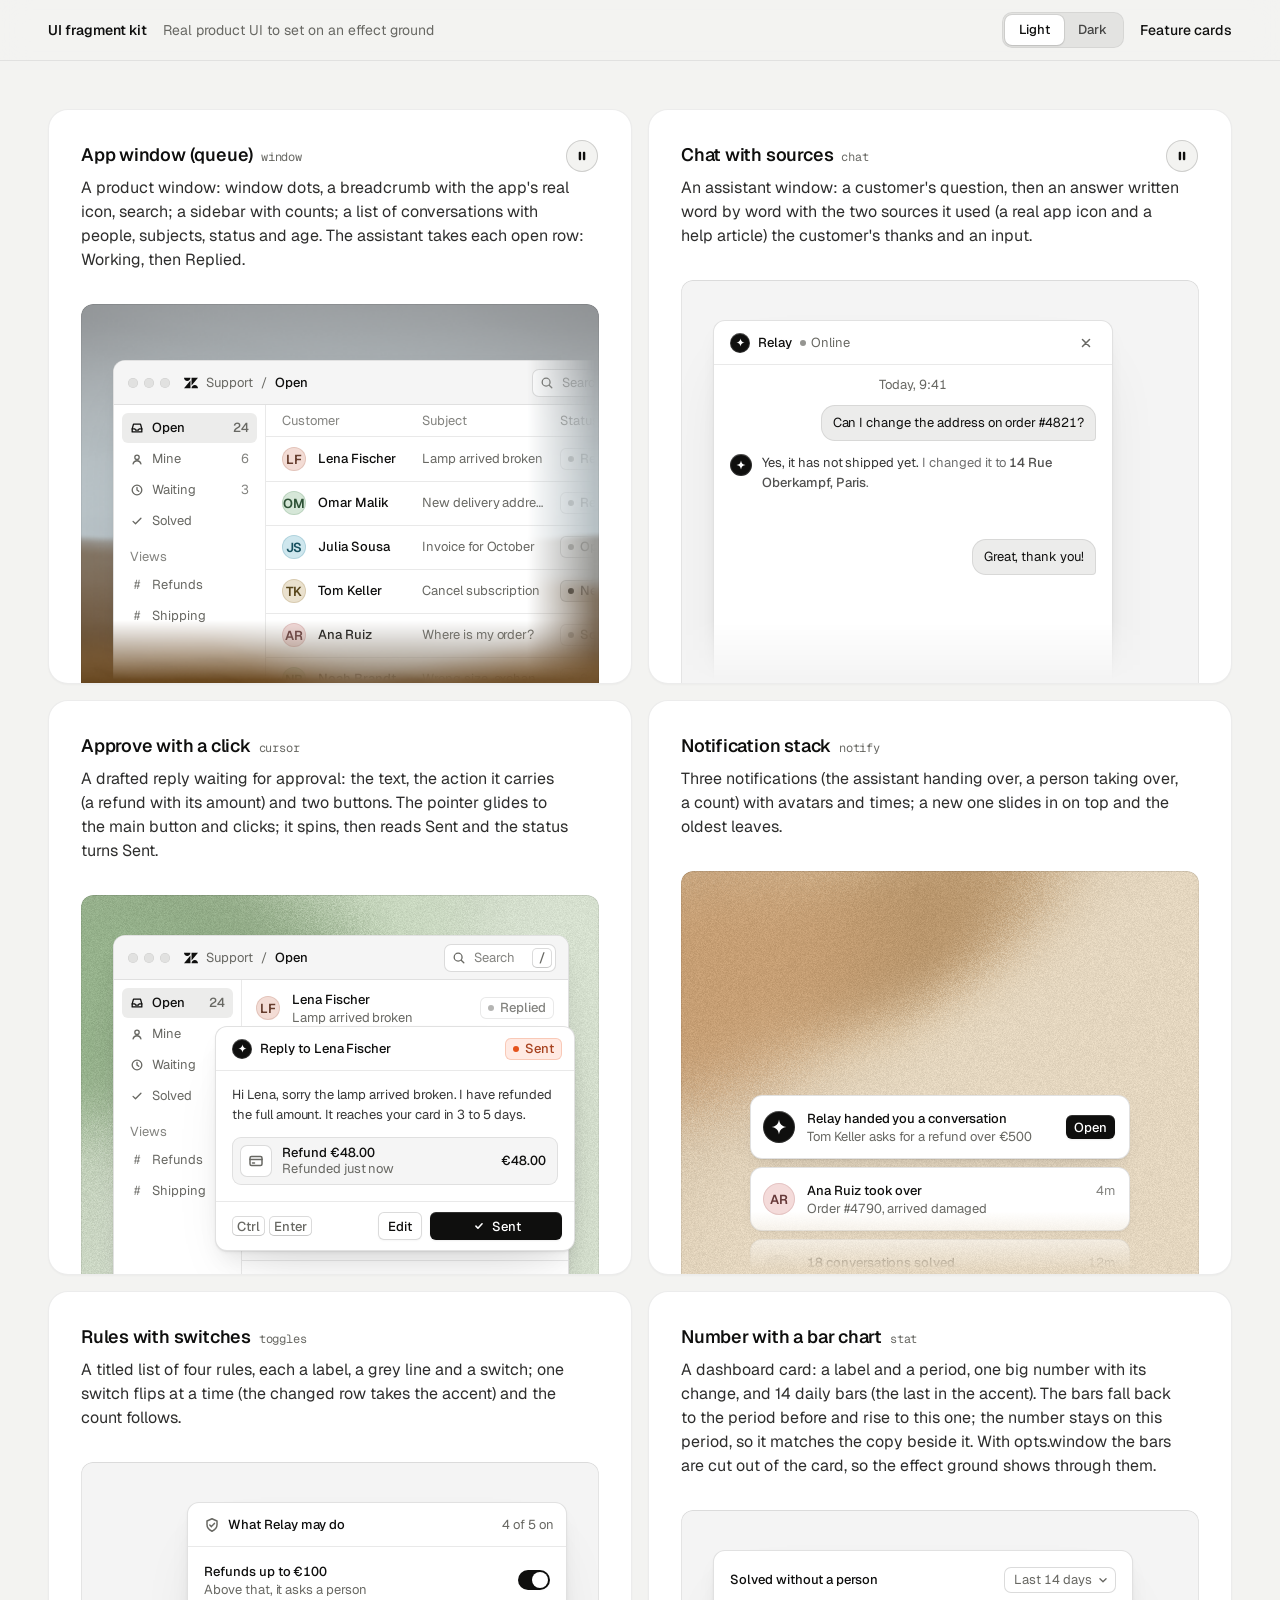
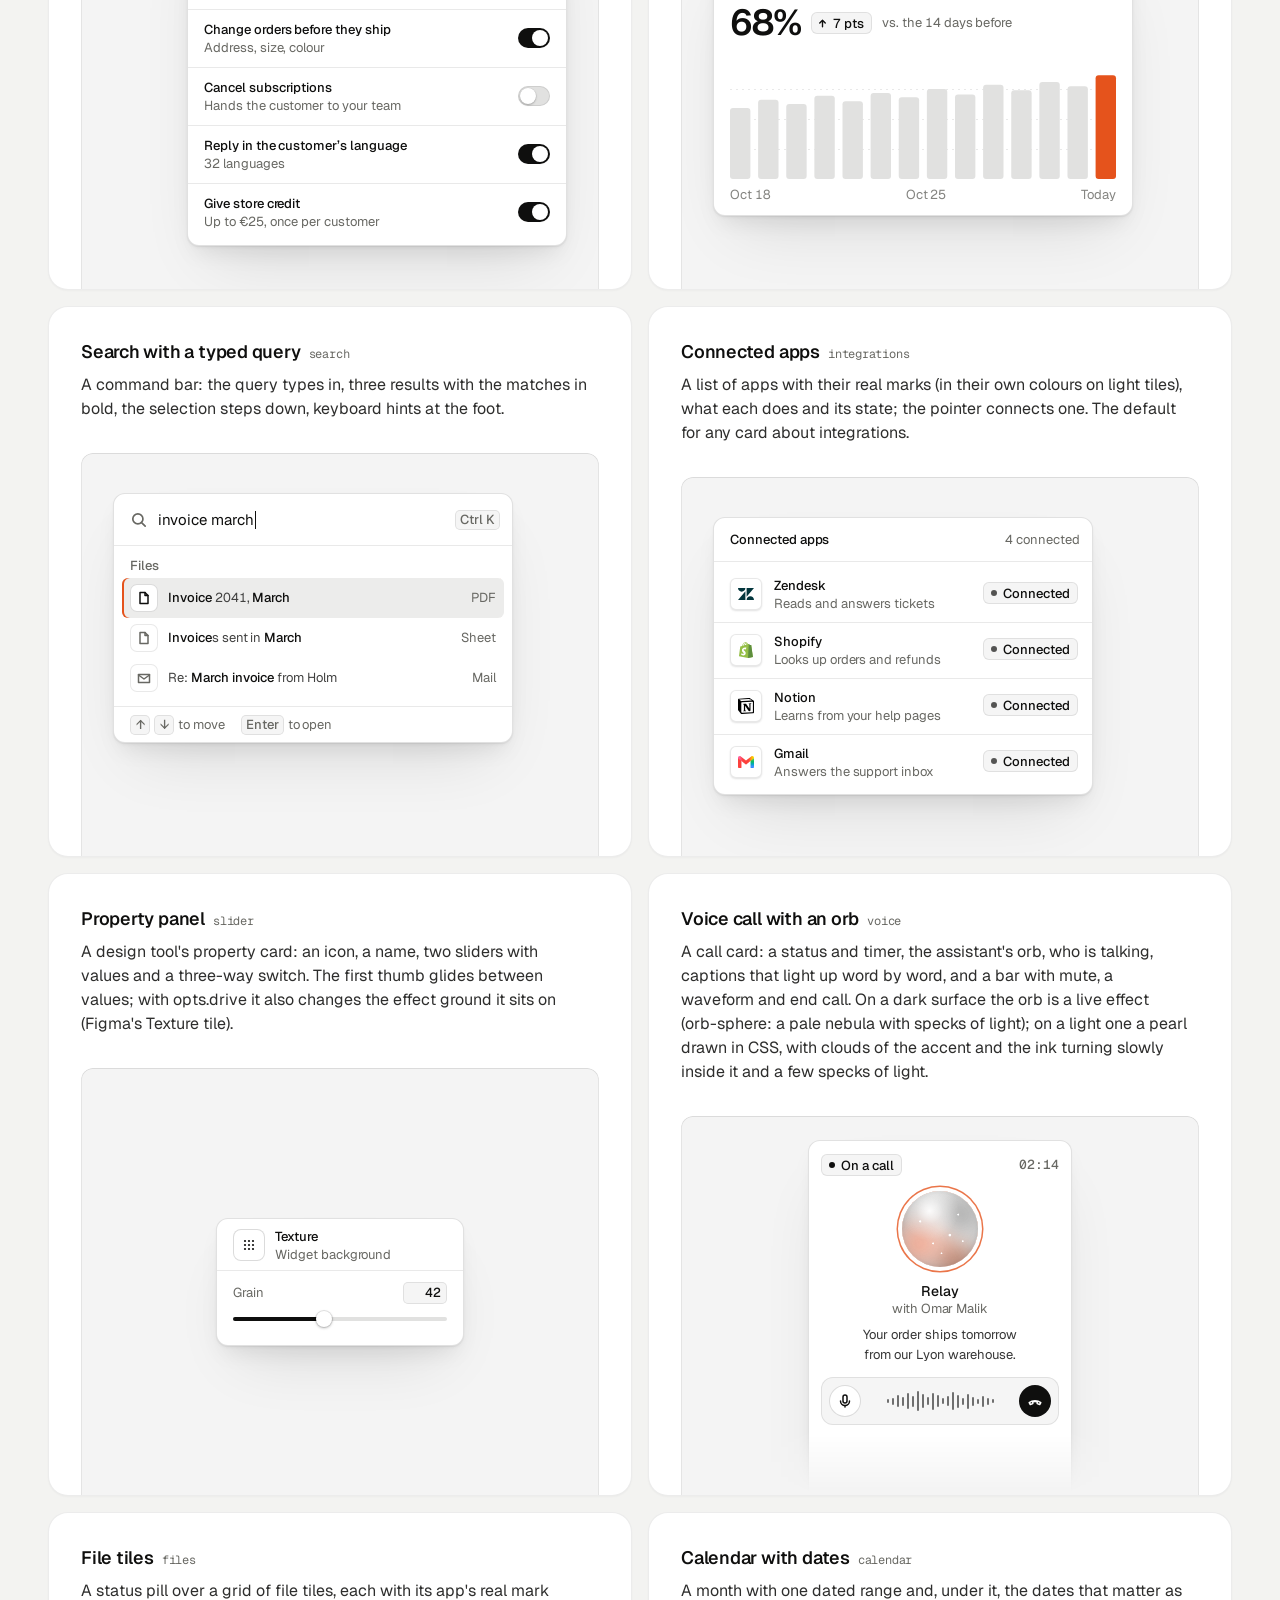
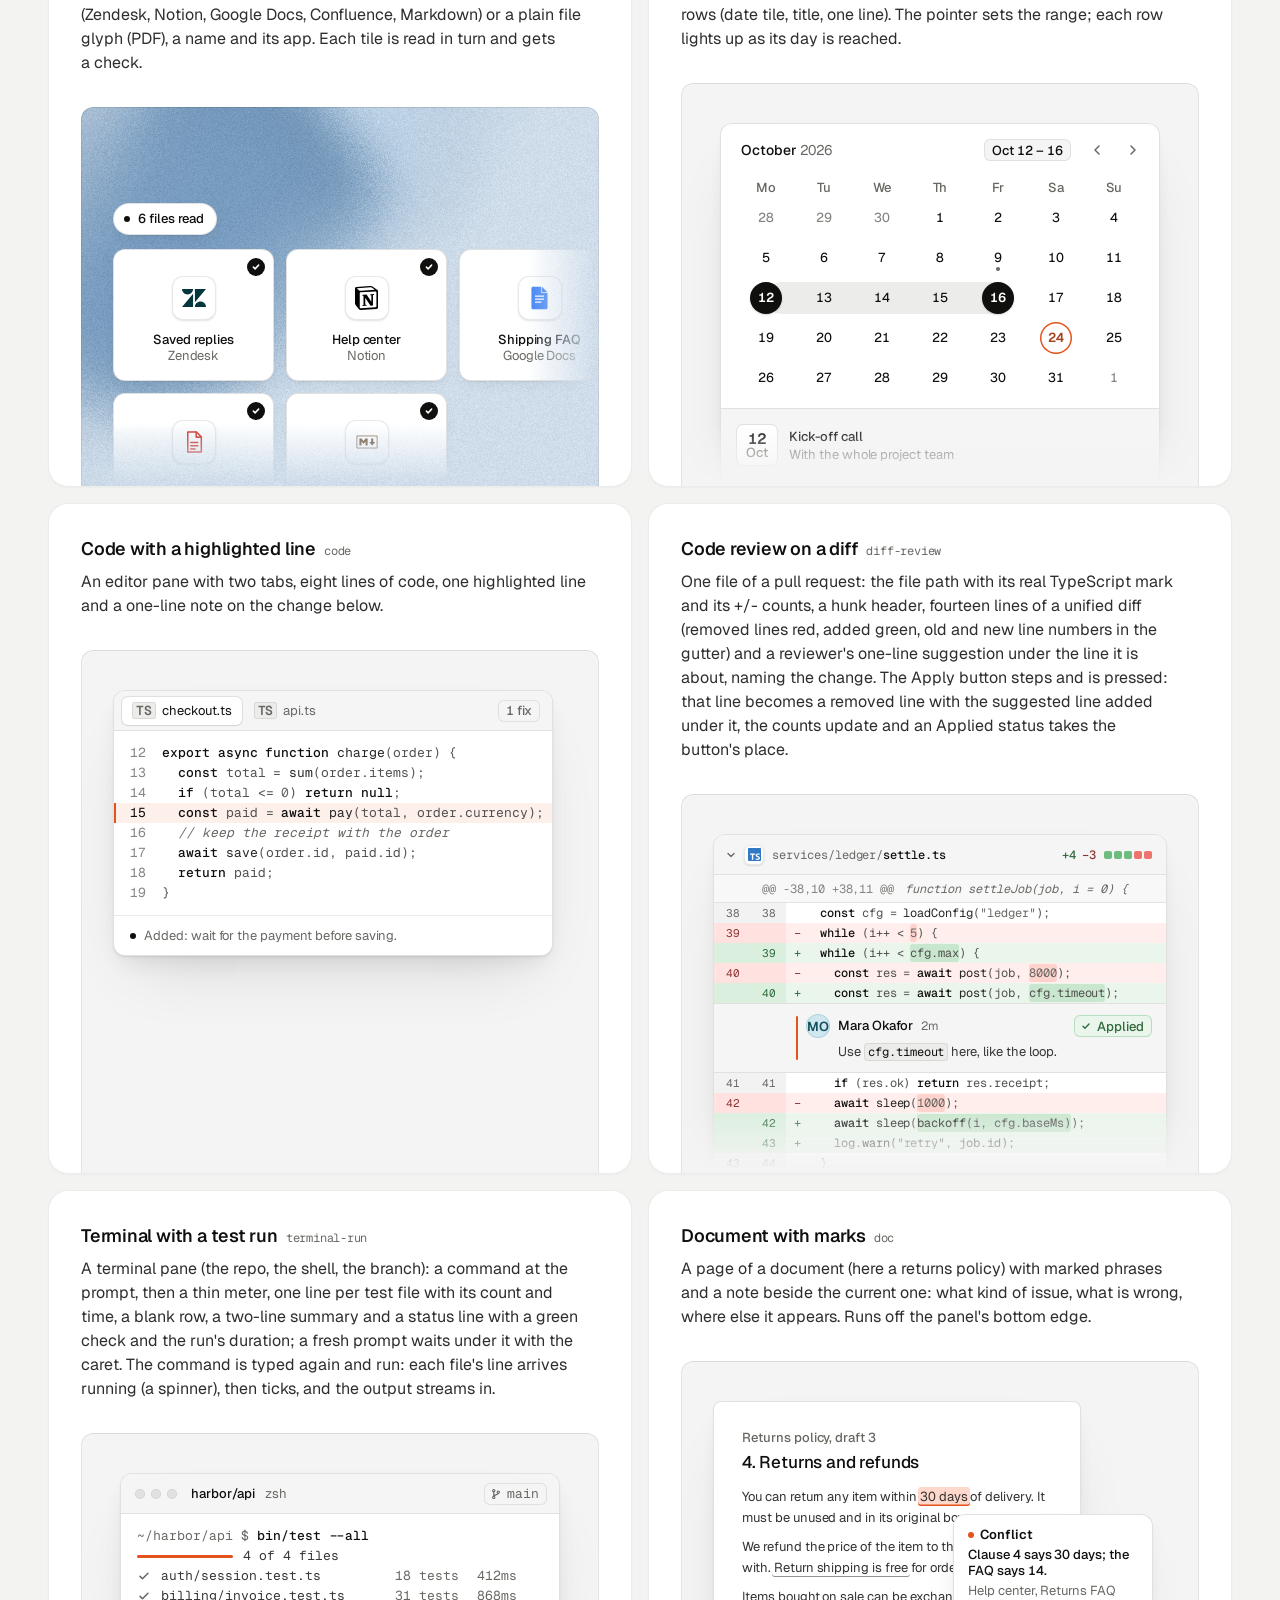
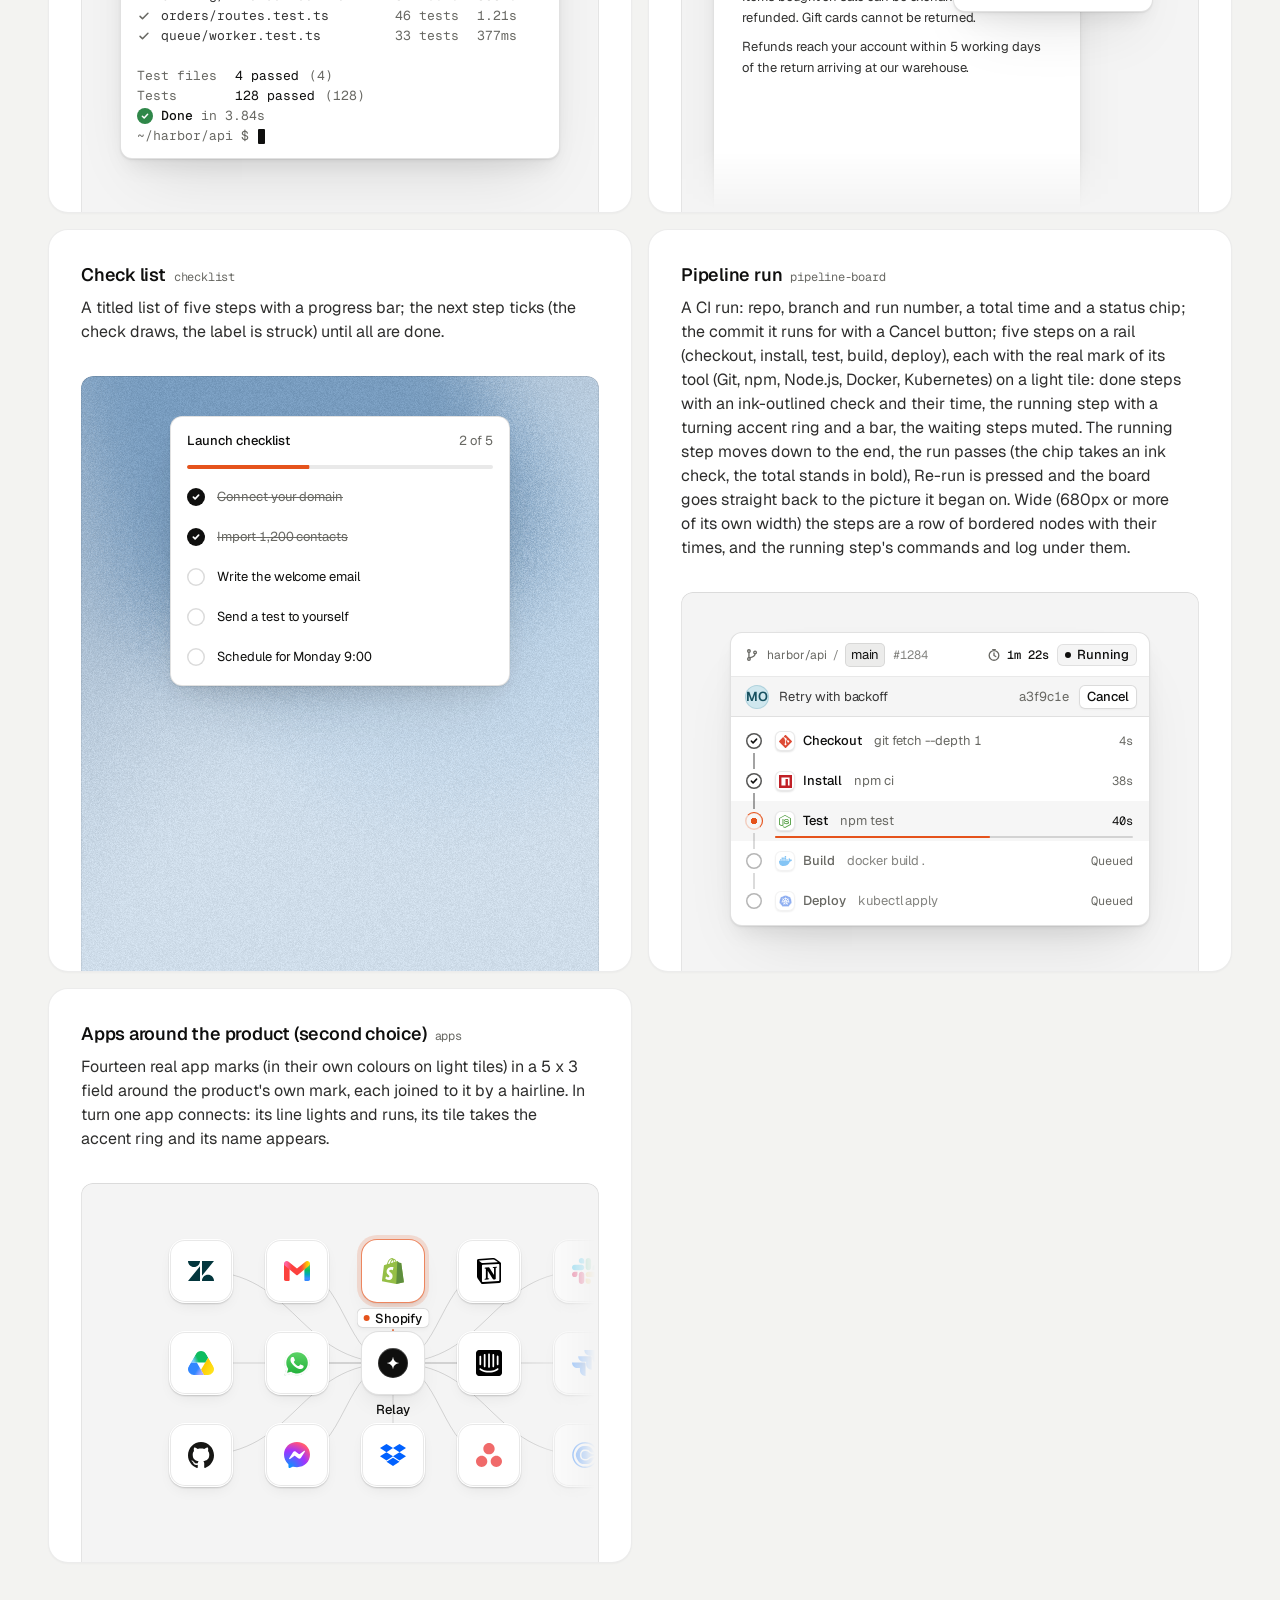
<file: assets/ui/index.html>
<!doctype html>
<html lang="en" data-theme="light">
<head>
<script>window.__tpGlMax = 16;   /* a gallery shows many live effects at once; a page of a site keeps the default 4 (fx.js) */</script>
<meta charset="utf-8">
<meta name="viewport" content="width=device-width, initial-scale=1">
<title>UI fragment kit</title>
<meta name="description" content="Nineteen pieces of real product UI from the taste-skill kit, each on an effect ground in a feature card.">
<link rel="preconnect" href="https://fonts.googleapis.com">
<link rel="preconnect" href="https://fonts.gstatic.com" crossorigin>
<link href="https://fonts.googleapis.com/css2?family=Geist:wght@300..700&family=Geist+Mono:wght@400;500&display=swap" rel="stylesheet">
<link rel="stylesheet" href="base.css">
<link rel="stylesheet" href="cards.css">
<style>
  :root { --font-text: "Geist", system-ui, sans-serif; --font-display: "Geist", system-ui, sans-serif; --font-mono: "Geist Mono", ui-monospace, monospace; }
  [data-theme="light"] { --bg: #f3f3f1; --card: #ffffff; --ink: #0f0f0e; --muted: #686863; --accent: #e5531c; --accent-ink: #ffffff; --g-bg: #e9e8e4; --g-surface: #f6f5f2; --frag: #ffffff; --warm: #c9a679; }
  [data-theme="dark"] { --bg: #070708; --card: #151517; --ink: #f2f2ef; --muted: #8f9094; --accent: #ff7a3c; --accent-ink: #120c08; --g-bg: #0e0e10; --g-surface: #1b1c1f; --frag: #1c1d20; --warm: #9c9689; }
  * { box-sizing: border-box; }
  html, body { margin: 0; }
  body { font-family: var(--font-text); background: var(--bg); color: var(--ink); -webkit-font-smoothing: antialiased; }
  .panel { --fx-bg: var(--g-bg); --fx-surface: var(--g-surface); --fx-ink: var(--ink); --fx-muted: var(--muted); --fx-accent: var(--hue, var(--warm)); --fx-accent-ink: var(--accent-ink); --calm: var(--g-bg); --p-h: 380px; }
  .top { position: sticky; top: 0; z-index: 20; background: color-mix(in oklab, var(--bg) 86%, transparent); backdrop-filter: blur(14px); -webkit-backdrop-filter: blur(14px); border-bottom: 1px solid color-mix(in oklab, var(--ink) 8%, transparent); }
  .top__in { max-width: 1232px; margin: 0 auto; padding: 0 24px; height: 60px; display: flex; align-items: center; gap: 16px; font-size: 14px; line-height: 20px; }
  .top__in strong { font-weight: 560; }
  .top__in > span { color: var(--muted); }
  .sp { flex: 1; }
  .seg { display: inline-flex; padding: 3px; border-radius: 10px; background: color-mix(in oklab, var(--ink) 6%, var(--bg)); box-shadow: inset 0 0 0 1px color-mix(in oklab, var(--ink) 6%, transparent); }
  .seg button { font: inherit; font-size: 13px; font-weight: 500; border: 0; background: none; color: color-mix(in oklab, var(--ink) 72%, var(--bg)); height: 30px; padding: 0 14px; border-radius: 7px; cursor: pointer; }
  .seg button[aria-pressed="true"] { background: var(--card); color: var(--ink); box-shadow: 0 0 0 1px color-mix(in oklab, var(--ink) 8%, transparent), 0 1px 2px rgb(0 0 0 / .1); }
  .top__in a { color: var(--ink); text-decoration: none; font-weight: 500; }
  main { max-width: 1232px; margin: 0 auto; padding: 48px 24px 96px; }
  .grid { display: grid; grid-template-columns: repeat(2, minmax(0, 1fr)); gap: 16px; }
  .card > h3 code { font: 400 12px/16px var(--font-mono); color: var(--muted); margin-left: 8px; }
  @media (max-width: 860px) { .grid { grid-template-columns: minmax(0, 1fr); } }
  @media (max-width: 600px) { main { padding: 24px 16px 64px; } .top__in { padding: 0 16px; } .top__in > span { display: none; } .panel { --p-h: 340px; } }
</style>
</head>
<body>
<header class="top">
  <div class="top__in">
    <strong>UI fragment kit</strong><span>Real product UI to set on an effect ground</span>
    <span class="sp"></span>
    <div class="seg" role="group" aria-label="Theme"><button type="button" data-mode="light" aria-pressed="true">Light</button><button type="button" data-mode="dark" aria-pressed="false">Dark</button></div>
    <a href="cards.html">Feature cards</a>
  </div>
</header>
<main><div class="grid" id="grid"></div></main>

<script type="module">
  import fx from '../effects/fx.js';
  import ui from './ui.js';
  const index = await fetch('index.json').then(r => r.json());
  // where each one sits, as its meta.json says: anchored at a corner or rising from the bottom and cut by
  // the panel's edge, or whole with 24px or more of ground round it; a fade only where an edge cuts it.
  // Only the compact slider sits in the calm middle (Figma's Texture tile); the cursor dialog is shown
  // where it belongs, over the lower-right edge of a window. [class, fade, style, opts]
  const PLACE = {
    window: ['at-corner', 'stage--fade-br', '--ay:56px'],
    chat: ['at-rise to-edge', 'stage--fade-b'],
    cursor: ['at-over', '', '--bx:24px;--by:24px'],
    notify: ['at-rise fit', 'stage--fade-b', '--ay:calc(100% - 180px);--ay-sm:calc(100% - 180px);--fit-max:380px'],
    toggles: ['at-right', ''],
    stat: ['at-corner', ''],
    search: ['at-corner', ''],
    integrations: ['at-corner', ''],
    slider: ['at-center', '', '', '{"compact":true,"drive":{"param":"grain","min":0.15,"max":0.95}}'],
    voice: ['at-rise to-edge fit', 'stage--fade-b', '--ax:max(24px, 50% - 132px);--ay:24px;--fit-max:264px'],
    files: ['at-corner wide', 'stage--fade-br', '--w:680px;--ay:96px'],
    calendar: ['at-rise fit', 'stage--fade-b', '--fit-max:440px'],
    code: ['at-corner', ''],
    'diff-review': ['at-corner fit', 'stage--fade-b', '--fit-max:480px'],
    'terminal-run': ['at-rise fit', '', '--fit-max:440px'],
    'pipeline-board': ['at-rise fit', '', '--fit-max:420px'],
    doc: ['at-corner to-edge', 'stage--fade-b'],
    checklist: ['at-rise fit', '', '--fit-max:340px'],
    apps: ['at-corner wide', 'stage--fade-br', '--w:560px;--ay:48px'],
  };
  // grounds behind UI are soft lit fields (never a line or dot pattern), on both themes: the bright
  // picture behind dark UI on the dark page, a clear step darker than white UI on the light page
  // the painting stays abstract (a mist over warm sand, level, fully soft) and shows once on the page
  const PAINT = ['painterly-landscape', { blur: 1, brush: 0.35, slope: 0, hillY: 0.3, horizon: 0.62, calm: 0.2, calmX: 0.6, calmY: 0.8, drift: 0, side: 1 }, '{"bg":"#a3b0b6","accent":"#c49a6c"}'];
  const GRAIN = ['grain-gradient', { speed: 0, grainMotion: 0, calm: 0.2, calmX: 0.5, calmY: 0.6, tint: 0.6, contrast: 0.6 }, '{"bg":"#d9ccb7","surface":"#e9e0d2","ink":"#2a2622","muted":"#6f675c","accent":"#a8794a"}'];
  const SKY = [GRAIN[0], GRAIN[1], '{"bg":"#c6d3df","surface":"#d6e0e9","ink":"#25303a","muted":"#5d6873","accent":"#3f6a92"}'];
  const SAGE = [GRAIN[0], GRAIN[1], '{"bg":"#cdd6c6","surface":"#dce3d6","ink":"#262d24","muted":"#5f6a5a","accent":"#6c8e63"}'];
  const GROUND = (m, i) => (m.name === 'slider' ? GRAIN : i === 0 ? PAINT : [GRAIN, SKY, SAGE][i % 3]);
  const q = new URLSearchParams(location.search);
  const grid = document.getElementById('grid');
  grid.innerHTML = index.fragments.map((m, i) => {
    const [at, fade, extra = '', opts = ''] = PLACE[m.name] || ['at-corner', 'stage--fade-br'];
    const [id, params, pal] = GROUND(m, i);
    const w = at === 'at-center' ? '' : ` style="--ax:32px;--ay:40px;${extra}"`;
    const o = opts ? ` data-ui-opts='${opts}'` : '';
    // the cursor is a dialog over a window's edge: the window under it holds still
    const under = m.name === 'cursor' ? `<div class="at-corner" style="--ax:32px;--ay:40px" data-ui-load="window" data-ui-opts='{"compact":true}' data-ui-still></div>` : '';
    return `<article class="card card--row"><h3>${m.title}<code>${m.name}</code></h3><p>${m.shows}</p>
      <div class="panel" data-fx="${id}" data-fx-seed="${(i + 1) * 17}" data-fx-params='${JSON.stringify(params)}' data-fx-palette='${pal}' style="--calm-k:0%">
        <div class="stage ${fade}">${under}<div class="${at}"${w}${o} data-ui-load="${m.name}"></div></div></div></article>`;
  }).join('');
  function setMode(mode) {
    document.documentElement.dataset.theme = mode;
    document.querySelectorAll('.seg button').forEach(b => b.setAttribute('aria-pressed', String(b.dataset.mode === mode)));
  }
  setMode(q.get('mode') === 'dark' ? 'dark' : 'light');
  if (q.has('t')) fx.setClock(+q.get('t'));
  // each ground is drawn once near the screen and kept as a picture (its WebGL context freed), so nineteen
  // panels need one or two contexts, not nineteen
  await Promise.all([ui.loadAll(grid), ui.grounds(grid, fx)]);
  document.documentElement.dataset.ready = '1';
  document.querySelectorAll('.seg button').forEach(b => b.addEventListener('click', async () => {
    setMode(b.dataset.mode);
    for (const el of grid.querySelectorAll('[data-ui]')) el.__ui?.repaint?.();
    await ui.grounds(grid, fx);
  }));
</script>
</body>
</html>
</file>
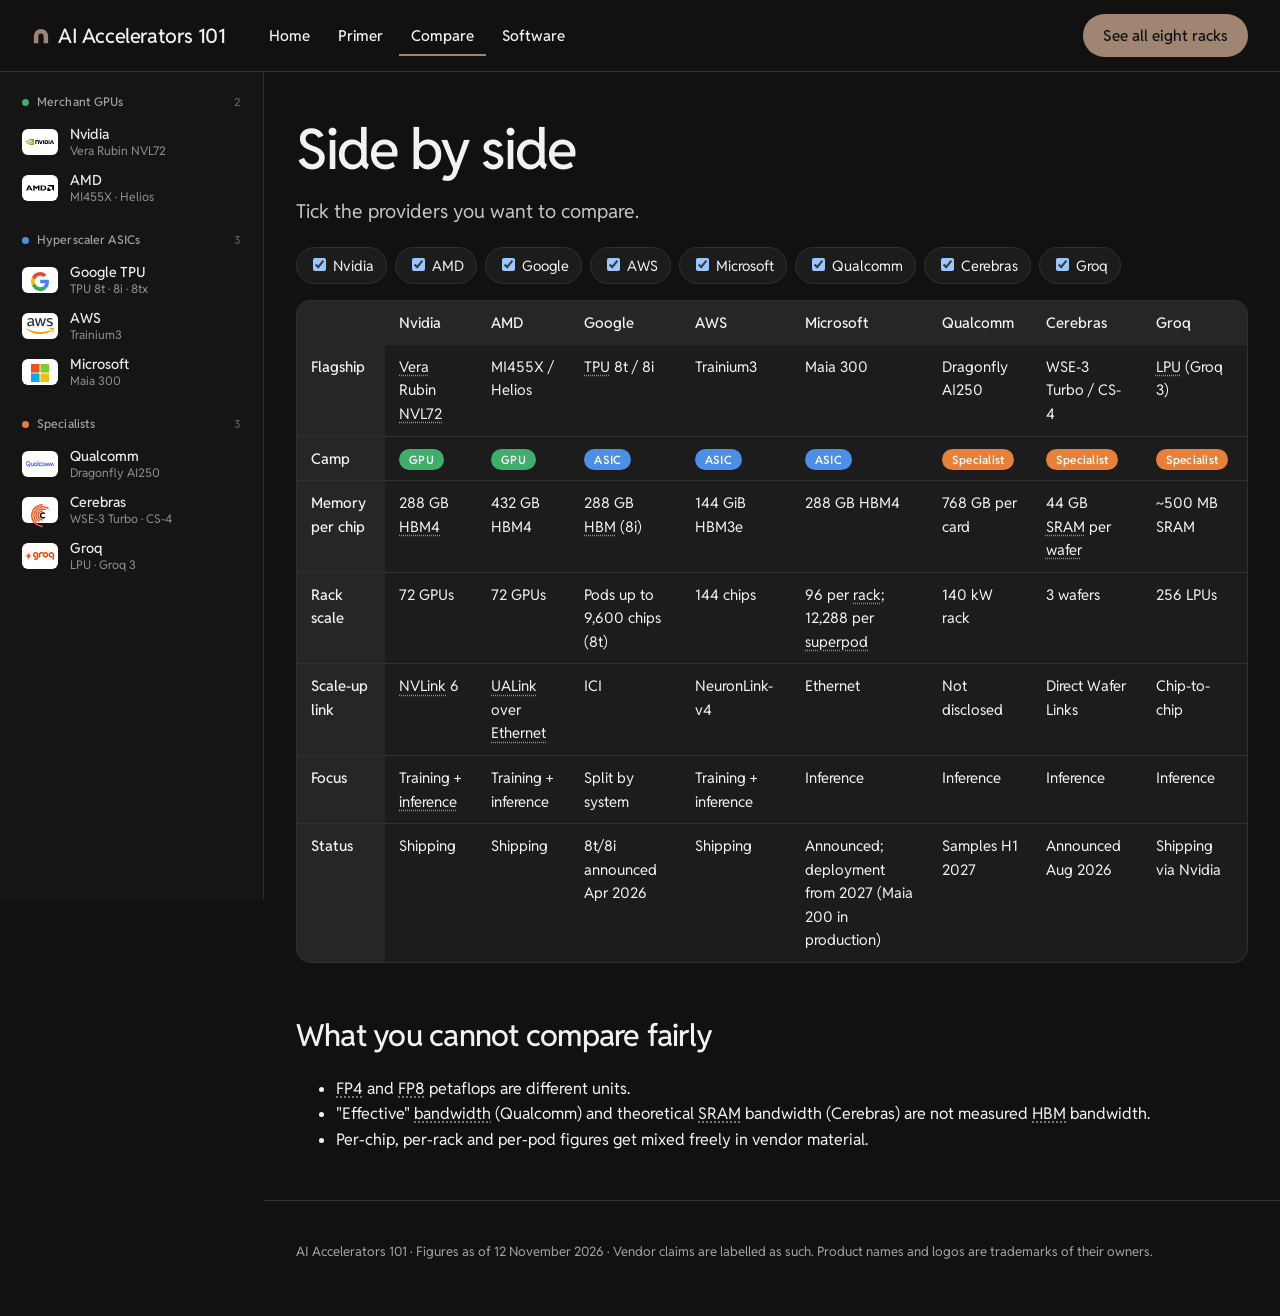
<file: compare.html>
<!doctype html>
<html lang="en">
<head>
  <meta charset="utf-8">
  <meta name="viewport" content="width=device-width, initial-scale=1">
  <title>Compare eight AI accelerators side by side | AI Accelerators 101</title>
  <meta name="description" content="Flagship, camp, memory, rack scale, scale-up link, focus and status for Nvidia, AMD, Google, AWS, Microsoft, Qualcomm, Cerebras and Groq in one table.">
  <meta property="og:type" content="website">
  <meta property="og:title" content="Compare eight AI accelerators side by side | AI Accelerators 101">
  <meta property="og:description" content="Flagship, camp, memory, rack scale, scale-up link, focus and status for Nvidia, AMD, Google, AWS, Microsoft, Qualcomm, Cerebras and Groq in one table.">
  <link rel="preconnect" href="https://fonts.googleapis.com">
  <link rel="preconnect" href="https://fonts.gstatic.com" crossorigin>
  <link href="https://fonts.googleapis.com/css2?family=Reddit+Sans:wght@400..700&family=JetBrains+Mono:wght@400..500&display=swap" rel="stylesheet">
  <link rel="icon" href="favicon.svg" type="image/svg+xml">
  <meta name="theme-color" content="#111111">
  <link rel="stylesheet" href="assets/inner.css">
  <link rel="stylesheet" href="assets/side.css">
</head>
<body class="has-side">
  <header class="top">
    <div class="top__bar">
      <a class="skip" href="#main">Skip to content</a>
      <a class="top__logo" href="index.html"><svg viewBox="0 0 24 24" aria-hidden="true"><path d="M2.5 21.5V12a9.5 9.5 0 0 1 19 0v9.5h-6V12a3.5 3.5 0 0 0-7 0v9.5z"/></svg>AI Accelerators 101</a>
      <nav class="top__links" aria-label="Main"><a href="index.html">Home</a><a href="primer.html">Primer</a><a href="compare.html" aria-current="page">Compare</a><a href="software.html">Software</a></nav>
      <a class="btn top__cta" href="index.html#racks">See all eight racks</a>
    </div>
  </header>

  <nav class="side" aria-label="Providers">
      <div class="side__group" data-camp="gpu">
        <p class="side__h"><i class="side__dot" aria-hidden="true"></i>Merchant GPUs <small>2</small></p>
        <a class="side__p" href="providers/nvidia.html"><span class="side__logo"><img src="assets/icons/nvidia.svg" alt=""></span><b>Nvidia</b><span>Vera Rubin NVL72</span></a>
        <a class="side__p" href="providers/amd.html"><span class="side__logo"><img src="assets/icons/amd.svg" alt=""></span><b>AMD</b><span>MI455X · Helios</span></a>
      </div>
      <div class="side__group" data-camp="asic">
        <p class="side__h"><i class="side__dot" aria-hidden="true"></i>Hyperscaler ASICs <small>3</small></p>
        <a class="side__p" href="providers/google-tpu.html"><span class="side__logo"><img src="assets/icons/google-icon.svg" alt=""></span><b>Google TPU</b><span>TPU 8t · 8i · 8tx</span></a>
        <a class="side__p" href="providers/aws.html"><span class="side__logo"><img src="assets/icons/aws.svg" alt=""></span><b>AWS</b><span>Trainium3</span></a>
        <a class="side__p" href="providers/microsoft-maia.html"><span class="side__logo"><img src="assets/icons/microsoft-icon.svg" alt=""></span><b>Microsoft</b><span>Maia 300</span></a>
      </div>
      <div class="side__group" data-camp="spec">
        <p class="side__h"><i class="side__dot" aria-hidden="true"></i>Specialists <small>3</small></p>
        <a class="side__p" href="providers/qualcomm.html"><span class="side__logo"><img src="assets/icons/qualcomm.svg" alt=""></span><b>Qualcomm</b><span>Dragonfly AI250</span></a>
        <a class="side__p" href="providers/cerebras.html"><span class="side__logo"><img src="assets/icons/cerebras.svg" alt=""></span><b>Cerebras</b><span>WSE-3 Turbo · CS-4</span></a>
        <a class="side__p" href="providers/groq.html"><span class="side__logo"><img src="assets/icons/groq.svg" alt=""></span><b>Groq</b><span>LPU · Groq 3</span></a>
      </div>
    </nav>

  <main class="wrap" id="main">
    <section>
      <h1>Side by side</h1>
      <p class="lede">Tick the providers you want to compare.</p>

      <div class="col-picker">
        <label><input type="checkbox" value="nvidia" checked> Nvidia</label>
        <label><input type="checkbox" value="amd" checked> AMD</label>
        <label><input type="checkbox" value="google" checked> Google</label>
        <label><input type="checkbox" value="aws" checked> AWS</label>
        <label><input type="checkbox" value="microsoft" checked> Microsoft</label>
        <label><input type="checkbox" value="qualcomm" checked> Qualcomm</label>
        <label><input type="checkbox" value="cerebras" checked> Cerebras</label>
        <label><input type="checkbox" value="groq" checked> Groq</label>
      </div>

      <div class="table-scroll">
        <table>
          <thead>
            <tr>
              <th></th>
              <th data-col="nvidia">Nvidia</th>
              <th data-col="amd">AMD</th>
              <th data-col="google">Google</th>
              <th data-col="aws">AWS</th>
              <th data-col="microsoft">Microsoft</th>
              <th data-col="qualcomm">Qualcomm</th>
              <th data-col="cerebras">Cerebras</th>
              <th data-col="groq">Groq</th>
            </tr>
          </thead>
          <tbody>
            <tr>
              <th>Flagship</th>
              <td data-col="nvidia">Vera Rubin NVL72</td>
              <td data-col="amd">MI455X / Helios</td>
              <td data-col="google">TPU 8t / 8i</td>
              <td data-col="aws">Trainium3</td>
              <td data-col="microsoft">Maia 300</td>
              <td data-col="qualcomm">Dragonfly AI250</td>
              <td data-col="cerebras">WSE-3 Turbo / CS-4</td>
              <td data-col="groq">LPU (Groq 3)</td>
            </tr>
            <tr>
              <th>Camp</th>
              <td data-col="nvidia"><span class="camp camp-gpu">GPU</span></td>
              <td data-col="amd"><span class="camp camp-gpu">GPU</span></td>
              <td data-col="google"><span class="camp camp-asic">ASIC</span></td>
              <td data-col="aws"><span class="camp camp-asic">ASIC</span></td>
              <td data-col="microsoft"><span class="camp camp-asic">ASIC</span></td>
              <td data-col="qualcomm"><span class="camp camp-spec">Specialist</span></td>
              <td data-col="cerebras"><span class="camp camp-spec">Specialist</span></td>
              <td data-col="groq"><span class="camp camp-spec">Specialist</span></td>
            </tr>
            <tr>
              <th>Memory per chip</th>
              <td data-col="nvidia">288 GB HBM4</td>
              <td data-col="amd">432 GB HBM4</td>
              <td data-col="google">288 GB HBM (8i)</td>
              <td data-col="aws">144 GiB HBM3e</td>
              <td data-col="microsoft">288 GB HBM4</td>
              <td data-col="qualcomm">768 GB per card</td>
              <td data-col="cerebras">44 GB SRAM per wafer</td>
              <td data-col="groq">~500 MB SRAM</td>
            </tr>
            <tr>
              <th>Rack scale</th>
              <td data-col="nvidia">72 GPUs</td>
              <td data-col="amd">72 GPUs</td>
              <td data-col="google">Pods up to 9,600 chips (8t)</td>
              <td data-col="aws">144 chips</td>
              <td data-col="microsoft">96 per rack; 12,288 per superpod</td>
              <td data-col="qualcomm">140 kW rack</td>
              <td data-col="cerebras">3 wafers</td>
              <td data-col="groq">256 LPUs</td>
            </tr>
            <tr>
              <th>Scale-up link</th>
              <td data-col="nvidia">NVLink 6</td>
              <td data-col="amd">UALink over Ethernet</td>
              <td data-col="google">ICI</td>
              <td data-col="aws">NeuronLink-v4</td>
              <td data-col="microsoft">Ethernet</td>
              <td data-col="qualcomm">Not disclosed</td>
              <td data-col="cerebras">Direct Wafer Links</td>
              <td data-col="groq">Chip-to-chip</td>
            </tr>
            <tr>
              <th>Focus</th>
              <td data-col="nvidia">Training + inference</td>
              <td data-col="amd">Training + inference</td>
              <td data-col="google">Split by system</td>
              <td data-col="aws">Training + inference</td>
              <td data-col="microsoft">Inference</td>
              <td data-col="qualcomm">Inference</td>
              <td data-col="cerebras">Inference</td>
              <td data-col="groq">Inference</td>
            </tr>
            <tr>
              <th>Status</th>
              <td data-col="nvidia">Shipping</td>
              <td data-col="amd">Shipping</td>
              <td data-col="google">8t/8i announced Apr 2026</td>
              <td data-col="aws">Shipping</td>
              <td data-col="microsoft">Announced; deployment from 2027 (Maia 200 in production)</td>
              <td data-col="qualcomm">Samples H1 2027</td>
              <td data-col="cerebras">Announced Aug 2026</td>
              <td data-col="groq">Shipping via Nvidia</td>
            </tr>
          </tbody>
        </table>
      </div>
    </section>

    <section>
      <h2>What you cannot compare fairly</h2>
      <ul>
        <li>FP4 and FP8 petaflops are different units.</li>
        <li>"Effective" bandwidth (Qualcomm) and theoretical SRAM bandwidth (Cerebras) are not measured HBM bandwidth.</li>
        <li>Per-chip, per-rack and per-pod figures get mixed freely in vendor material.</li>
      </ul>
    </section>

    <!-- TODO: optional normalised bar charts (inline SVG) for memory per chip and rack scale -->
  </main>

  <footer class="site-footer">
    <div class="wrap"><p class="site-footer__legal">AI Accelerators 101 · Figures as of 12 November 2026 · Vendor claims are labelled as such. Product names and logos are trademarks of their owners.</p>
    </div>
  </footer>
  <script src="assets/js/main.js"></script>
  <script src="assets/js/compare.js"></script>
<script src="assets/js/glossary.js" defer></script>
</body>
</html>
</file>
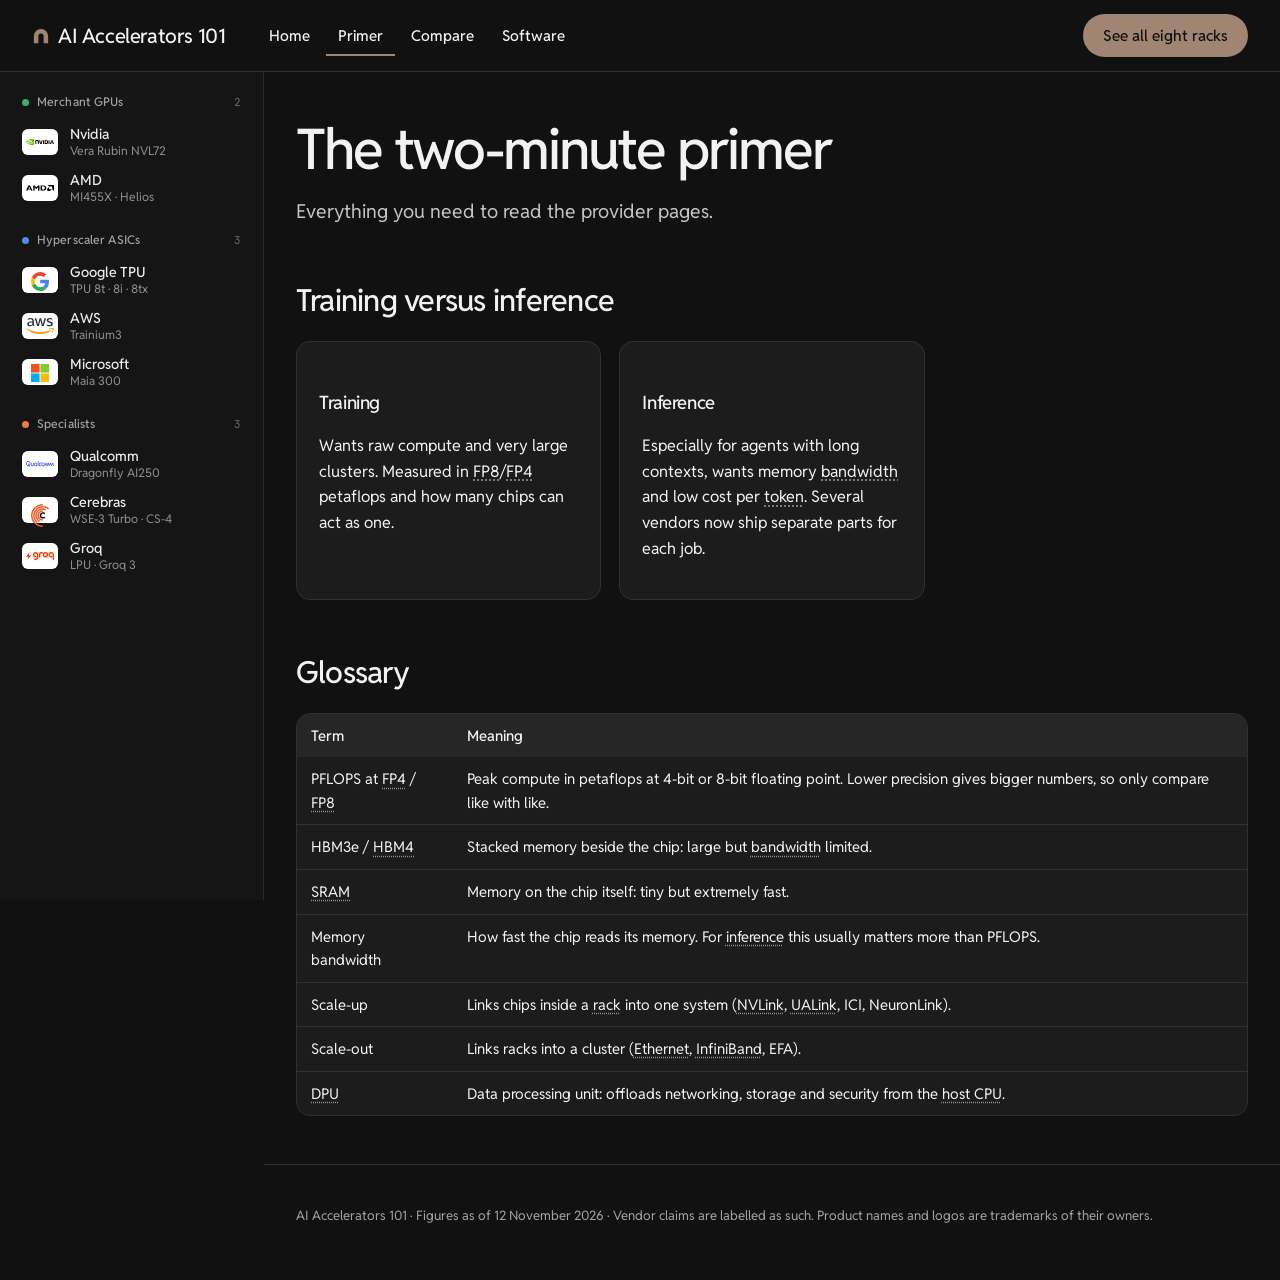
<file: primer.html>
<!doctype html>
<html lang="en">
<head>
  <meta charset="utf-8">
  <meta name="viewport" content="width=device-width, initial-scale=1">
  <title>The two-minute primer: terms for reading AI chip pages | AI Accelerators 101</title>
  <meta name="description" content="Training versus inference, HBM versus SRAM, scale-up versus scale-out: the terms you need before opening any of the eight racks.">
  <meta property="og:type" content="website">
  <meta property="og:title" content="The two-minute primer: terms for reading AI chip pages | AI Accelerators 101">
  <meta property="og:description" content="Training versus inference, HBM versus SRAM, scale-up versus scale-out: the terms you need before opening any of the eight racks.">
  <link rel="preconnect" href="https://fonts.googleapis.com">
  <link rel="preconnect" href="https://fonts.gstatic.com" crossorigin>
  <link href="https://fonts.googleapis.com/css2?family=Reddit+Sans:wght@400..700&family=JetBrains+Mono:wght@400..500&display=swap" rel="stylesheet">
  <link rel="icon" href="favicon.svg" type="image/svg+xml">
  <meta name="theme-color" content="#111111">
  <link rel="stylesheet" href="assets/inner.css">
  <link rel="stylesheet" href="assets/side.css">
</head>
<body class="has-side">
  <header class="top">
    <div class="top__bar">
      <a class="skip" href="#main">Skip to content</a>
      <a class="top__logo" href="index.html"><svg viewBox="0 0 24 24" aria-hidden="true"><path d="M2.5 21.5V12a9.5 9.5 0 0 1 19 0v9.5h-6V12a3.5 3.5 0 0 0-7 0v9.5z"/></svg>AI Accelerators 101</a>
      <nav class="top__links" aria-label="Main"><a href="index.html">Home</a><a href="primer.html" aria-current="page">Primer</a><a href="compare.html">Compare</a><a href="software.html">Software</a></nav>
      <a class="btn top__cta" href="index.html#racks">See all eight racks</a>
    </div>
  </header>

  <nav class="side" aria-label="Providers">
      <div class="side__group" data-camp="gpu">
        <p class="side__h"><i class="side__dot" aria-hidden="true"></i>Merchant GPUs <small>2</small></p>
        <a class="side__p" href="providers/nvidia.html"><span class="side__logo"><img src="assets/icons/nvidia.svg" alt=""></span><b>Nvidia</b><span>Vera Rubin NVL72</span></a>
        <a class="side__p" href="providers/amd.html"><span class="side__logo"><img src="assets/icons/amd.svg" alt=""></span><b>AMD</b><span>MI455X · Helios</span></a>
      </div>
      <div class="side__group" data-camp="asic">
        <p class="side__h"><i class="side__dot" aria-hidden="true"></i>Hyperscaler ASICs <small>3</small></p>
        <a class="side__p" href="providers/google-tpu.html"><span class="side__logo"><img src="assets/icons/google-icon.svg" alt=""></span><b>Google TPU</b><span>TPU 8t · 8i · 8tx</span></a>
        <a class="side__p" href="providers/aws.html"><span class="side__logo"><img src="assets/icons/aws.svg" alt=""></span><b>AWS</b><span>Trainium3</span></a>
        <a class="side__p" href="providers/microsoft-maia.html"><span class="side__logo"><img src="assets/icons/microsoft-icon.svg" alt=""></span><b>Microsoft</b><span>Maia 300</span></a>
      </div>
      <div class="side__group" data-camp="spec">
        <p class="side__h"><i class="side__dot" aria-hidden="true"></i>Specialists <small>3</small></p>
        <a class="side__p" href="providers/qualcomm.html"><span class="side__logo"><img src="assets/icons/qualcomm.svg" alt=""></span><b>Qualcomm</b><span>Dragonfly AI250</span></a>
        <a class="side__p" href="providers/cerebras.html"><span class="side__logo"><img src="assets/icons/cerebras.svg" alt=""></span><b>Cerebras</b><span>WSE-3 Turbo · CS-4</span></a>
        <a class="side__p" href="providers/groq.html"><span class="side__logo"><img src="assets/icons/groq.svg" alt=""></span><b>Groq</b><span>LPU · Groq 3</span></a>
      </div>
    </nav>

  <main class="wrap" id="main">
    <section>
      <h1>The two-minute primer</h1>
      <p class="lede">Everything you need to read the provider pages.</p>
    </section>

    <section>
      <h2>Training versus inference</h2>
      <div class="grid">
        <div class="card">
          <h3>Training</h3>
          <p>Wants raw compute and very large clusters. Measured in FP8/FP4 petaflops and how many chips can act as one.</p>
        </div>
        <div class="card">
          <h3>Inference</h3>
          <p>Especially for agents with long contexts, wants memory bandwidth and low cost per token. Several vendors now ship separate parts for each job.</p>
        </div>
      </div>
    </section>

    <section>
      <h2>Glossary</h2>
      <div class="table-scroll">
        <table>
          <thead><tr><th>Term</th><th>Meaning</th></tr></thead>
          <tbody>
            <tr><td>PFLOPS at FP4 / FP8</td><td>Peak compute in petaflops at 4-bit or 8-bit floating point. Lower precision gives bigger numbers, so only compare like with like.</td></tr>
            <tr><td>HBM3e / HBM4</td><td>Stacked memory beside the chip: large but bandwidth limited.</td></tr>
            <tr><td>SRAM</td><td>Memory on the chip itself: tiny but extremely fast.</td></tr>
            <tr><td>Memory bandwidth</td><td>How fast the chip reads its memory. For inference this usually matters more than PFLOPS.</td></tr>
            <tr><td>Scale-up</td><td>Links chips inside a rack into one system (NVLink, UALink, ICI, NeuronLink).</td></tr>
            <tr><td>Scale-out</td><td>Links racks into a cluster (Ethernet, InfiniBand, EFA).</td></tr>
            <tr><td>DPU</td><td>Data processing unit: offloads networking, storage and security from the host CPU.</td></tr>
          </tbody>
        </table>
      </div>
    </section>

    <!-- TODO: optional diagram — chip → tray → rack → pod, as inline SVG -->
  </main>

  <footer class="site-footer">
    <div class="wrap"><p class="site-footer__legal">AI Accelerators 101 · Figures as of 12 November 2026 · Vendor claims are labelled as such. Product names and logos are trademarks of their owners.</p>
    </div>
  </footer>
  <script src="assets/js/main.js"></script>
<script src="assets/js/glossary.js" defer></script>
</body>
</html>
</file>
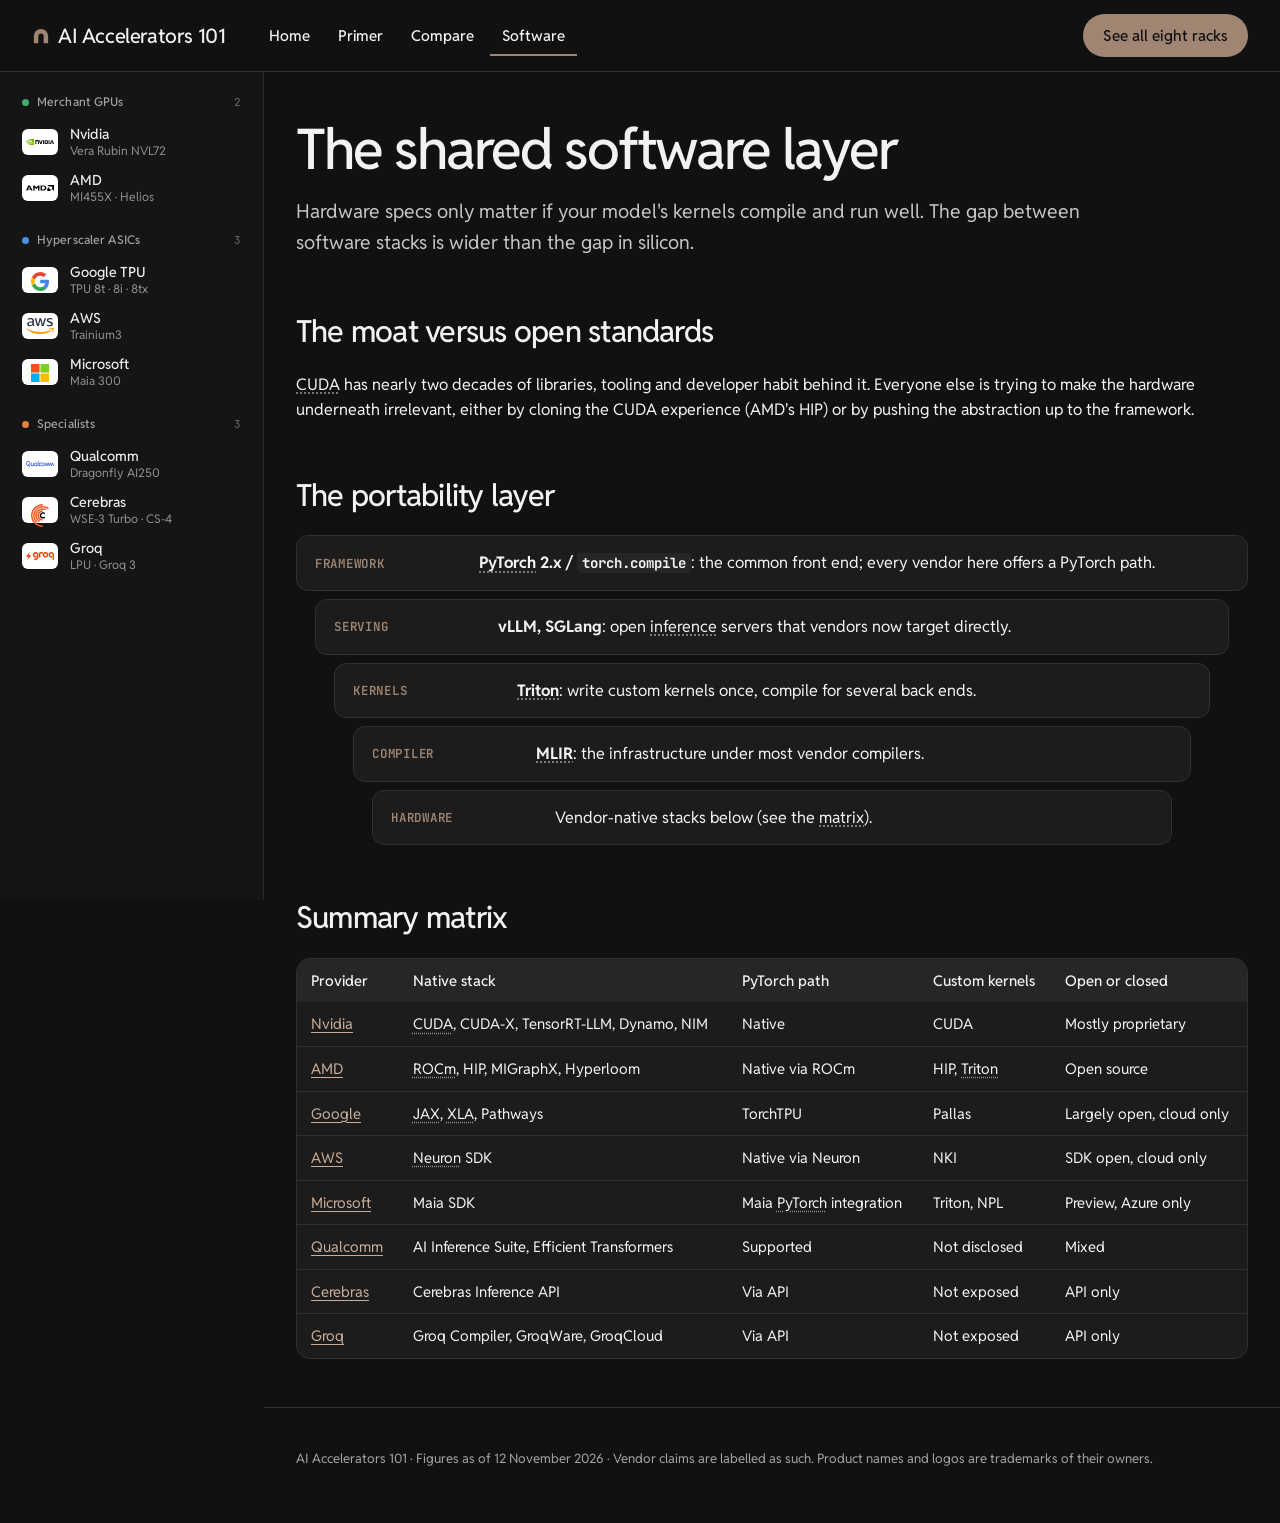
<file: software.html>
<!doctype html>
<html lang="en">
<head>
  <meta charset="utf-8">
  <meta name="viewport" content="width=device-width, initial-scale=1">
  <title>The software layer under AI chips: CUDA, ROCm, XLA and the rest | AI Accelerators 101</title>
  <meta name="description" content="How PyTorch, Triton and MLIR sit above each vendor stack, with a matrix of native stacks and PyTorch paths for all eight providers.">
  <meta property="og:type" content="website">
  <meta property="og:title" content="The software layer under AI chips: CUDA, ROCm, XLA and the rest | AI Accelerators 101">
  <meta property="og:description" content="How PyTorch, Triton and MLIR sit above each vendor stack, with a matrix of native stacks and PyTorch paths for all eight providers.">
  <link rel="preconnect" href="https://fonts.googleapis.com">
  <link rel="preconnect" href="https://fonts.gstatic.com" crossorigin>
  <link href="https://fonts.googleapis.com/css2?family=Reddit+Sans:wght@400..700&family=JetBrains+Mono:wght@400..500&display=swap" rel="stylesheet">
  <link rel="icon" href="favicon.svg" type="image/svg+xml">
  <meta name="theme-color" content="#111111">
  <link rel="stylesheet" href="assets/inner.css">
  <link rel="stylesheet" href="assets/side.css">
</head>
<body class="has-side">
  <header class="top">
    <div class="top__bar">
      <a class="skip" href="#main">Skip to content</a>
      <a class="top__logo" href="index.html"><svg viewBox="0 0 24 24" aria-hidden="true"><path d="M2.5 21.5V12a9.5 9.5 0 0 1 19 0v9.5h-6V12a3.5 3.5 0 0 0-7 0v9.5z"/></svg>AI Accelerators 101</a>
      <nav class="top__links" aria-label="Main"><a href="index.html">Home</a><a href="primer.html">Primer</a><a href="compare.html">Compare</a><a href="software.html" aria-current="page">Software</a></nav>
      <a class="btn top__cta" href="index.html#racks">See all eight racks</a>
    </div>
  </header>

  <nav class="side" aria-label="Providers">
      <div class="side__group" data-camp="gpu">
        <p class="side__h"><i class="side__dot" aria-hidden="true"></i>Merchant GPUs <small>2</small></p>
        <a class="side__p" href="providers/nvidia.html"><span class="side__logo"><img src="assets/icons/nvidia.svg" alt=""></span><b>Nvidia</b><span>Vera Rubin NVL72</span></a>
        <a class="side__p" href="providers/amd.html"><span class="side__logo"><img src="assets/icons/amd.svg" alt=""></span><b>AMD</b><span>MI455X · Helios</span></a>
      </div>
      <div class="side__group" data-camp="asic">
        <p class="side__h"><i class="side__dot" aria-hidden="true"></i>Hyperscaler ASICs <small>3</small></p>
        <a class="side__p" href="providers/google-tpu.html"><span class="side__logo"><img src="assets/icons/google-icon.svg" alt=""></span><b>Google TPU</b><span>TPU 8t · 8i · 8tx</span></a>
        <a class="side__p" href="providers/aws.html"><span class="side__logo"><img src="assets/icons/aws.svg" alt=""></span><b>AWS</b><span>Trainium3</span></a>
        <a class="side__p" href="providers/microsoft-maia.html"><span class="side__logo"><img src="assets/icons/microsoft-icon.svg" alt=""></span><b>Microsoft</b><span>Maia 300</span></a>
      </div>
      <div class="side__group" data-camp="spec">
        <p class="side__h"><i class="side__dot" aria-hidden="true"></i>Specialists <small>3</small></p>
        <a class="side__p" href="providers/qualcomm.html"><span class="side__logo"><img src="assets/icons/qualcomm.svg" alt=""></span><b>Qualcomm</b><span>Dragonfly AI250</span></a>
        <a class="side__p" href="providers/cerebras.html"><span class="side__logo"><img src="assets/icons/cerebras.svg" alt=""></span><b>Cerebras</b><span>WSE-3 Turbo · CS-4</span></a>
        <a class="side__p" href="providers/groq.html"><span class="side__logo"><img src="assets/icons/groq.svg" alt=""></span><b>Groq</b><span>LPU · Groq 3</span></a>
      </div>
    </nav>

  <main class="wrap" id="main">
    <section>
      <h1>The shared software layer</h1>
      <p class="lede">Hardware specs only matter if your model's kernels compile and run well. The gap between software stacks is wider than the gap in silicon.</p>
    </section>

    <section>
      <h2>The moat versus open standards</h2>
      <p>CUDA has nearly two decades of libraries, tooling and developer habit behind it. Everyone else is trying to make the hardware underneath irrelevant, either by cloning the CUDA experience (AMD's HIP) or by pushing the abstraction up to the framework.</p>
    </section>

    <section>
      <h2>The portability layer</h2>
      <div class="stack">
        <div class="layer"><span class="name">Framework</span><span><strong>PyTorch 2.x / <code>torch.compile</code></strong>: the common front end; every vendor here offers a PyTorch path.</span></div>
        <div class="layer"><span class="name">Serving</span><span><strong>vLLM, SGLang</strong>: open inference servers that vendors now target directly.</span></div>
        <div class="layer"><span class="name">Kernels</span><span><strong>Triton</strong>: write custom kernels once, compile for several back ends.</span></div>
        <div class="layer"><span class="name">Compiler</span><span><strong>MLIR</strong>: the infrastructure under most vendor compilers.</span></div>
        <div class="layer"><span class="name">Hardware</span><span>Vendor-native stacks below (see the matrix).</span></div>
      </div>
    </section>

    <section>
      <h2>Summary matrix</h2>
      <div class="table-scroll">
        <table>
          <thead><tr><th>Provider</th><th>Native stack</th><th>PyTorch path</th><th>Custom kernels</th><th>Open or closed</th></tr></thead>
          <tbody>
            <tr><td><a href="providers/nvidia.html">Nvidia</a></td><td>CUDA, CUDA-X, TensorRT-LLM, Dynamo, NIM</td><td>Native</td><td>CUDA</td><td>Mostly proprietary</td></tr>
            <tr><td><a href="providers/amd.html">AMD</a></td><td>ROCm, HIP, MIGraphX, Hyperloom</td><td>Native via ROCm</td><td>HIP, Triton</td><td>Open source</td></tr>
            <tr><td><a href="providers/google-tpu.html">Google</a></td><td>JAX, XLA, Pathways</td><td>TorchTPU</td><td>Pallas</td><td>Largely open, cloud only</td></tr>
            <tr><td><a href="providers/aws.html">AWS</a></td><td>Neuron SDK</td><td>Native via Neuron</td><td>NKI</td><td>SDK open, cloud only</td></tr>
            <tr><td><a href="providers/microsoft-maia.html">Microsoft</a></td><td>Maia SDK</td><td>Maia PyTorch integration</td><td>Triton, NPL</td><td>Preview, Azure only</td></tr>
            <tr><td><a href="providers/qualcomm.html">Qualcomm</a></td><td>AI Inference Suite, Efficient Transformers</td><td>Supported</td><td>Not disclosed</td><td>Mixed</td></tr>
            <tr><td><a href="providers/cerebras.html">Cerebras</a></td><td>Cerebras Inference API</td><td>Via API</td><td>Not exposed</td><td>API only</td></tr>
            <tr><td><a href="providers/groq.html">Groq</a></td><td>Groq Compiler, GroqWare, GroqCloud</td><td>Via API</td><td>Not exposed</td><td>API only</td></tr>
          </tbody>
        </table>
      </div>
    </section>

    <!-- TODO: interactive version — click a framework to highlight which providers support it -->
  </main>

  <footer class="site-footer">
    <div class="wrap"><p class="site-footer__legal">AI Accelerators 101 · Figures as of 12 November 2026 · Vendor claims are labelled as such. Product names and logos are trademarks of their owners.</p>
    </div>
  </footer>
  <script src="assets/js/main.js"></script>
<script src="assets/js/glossary.js" defer></script>
</body>
</html>
</file>
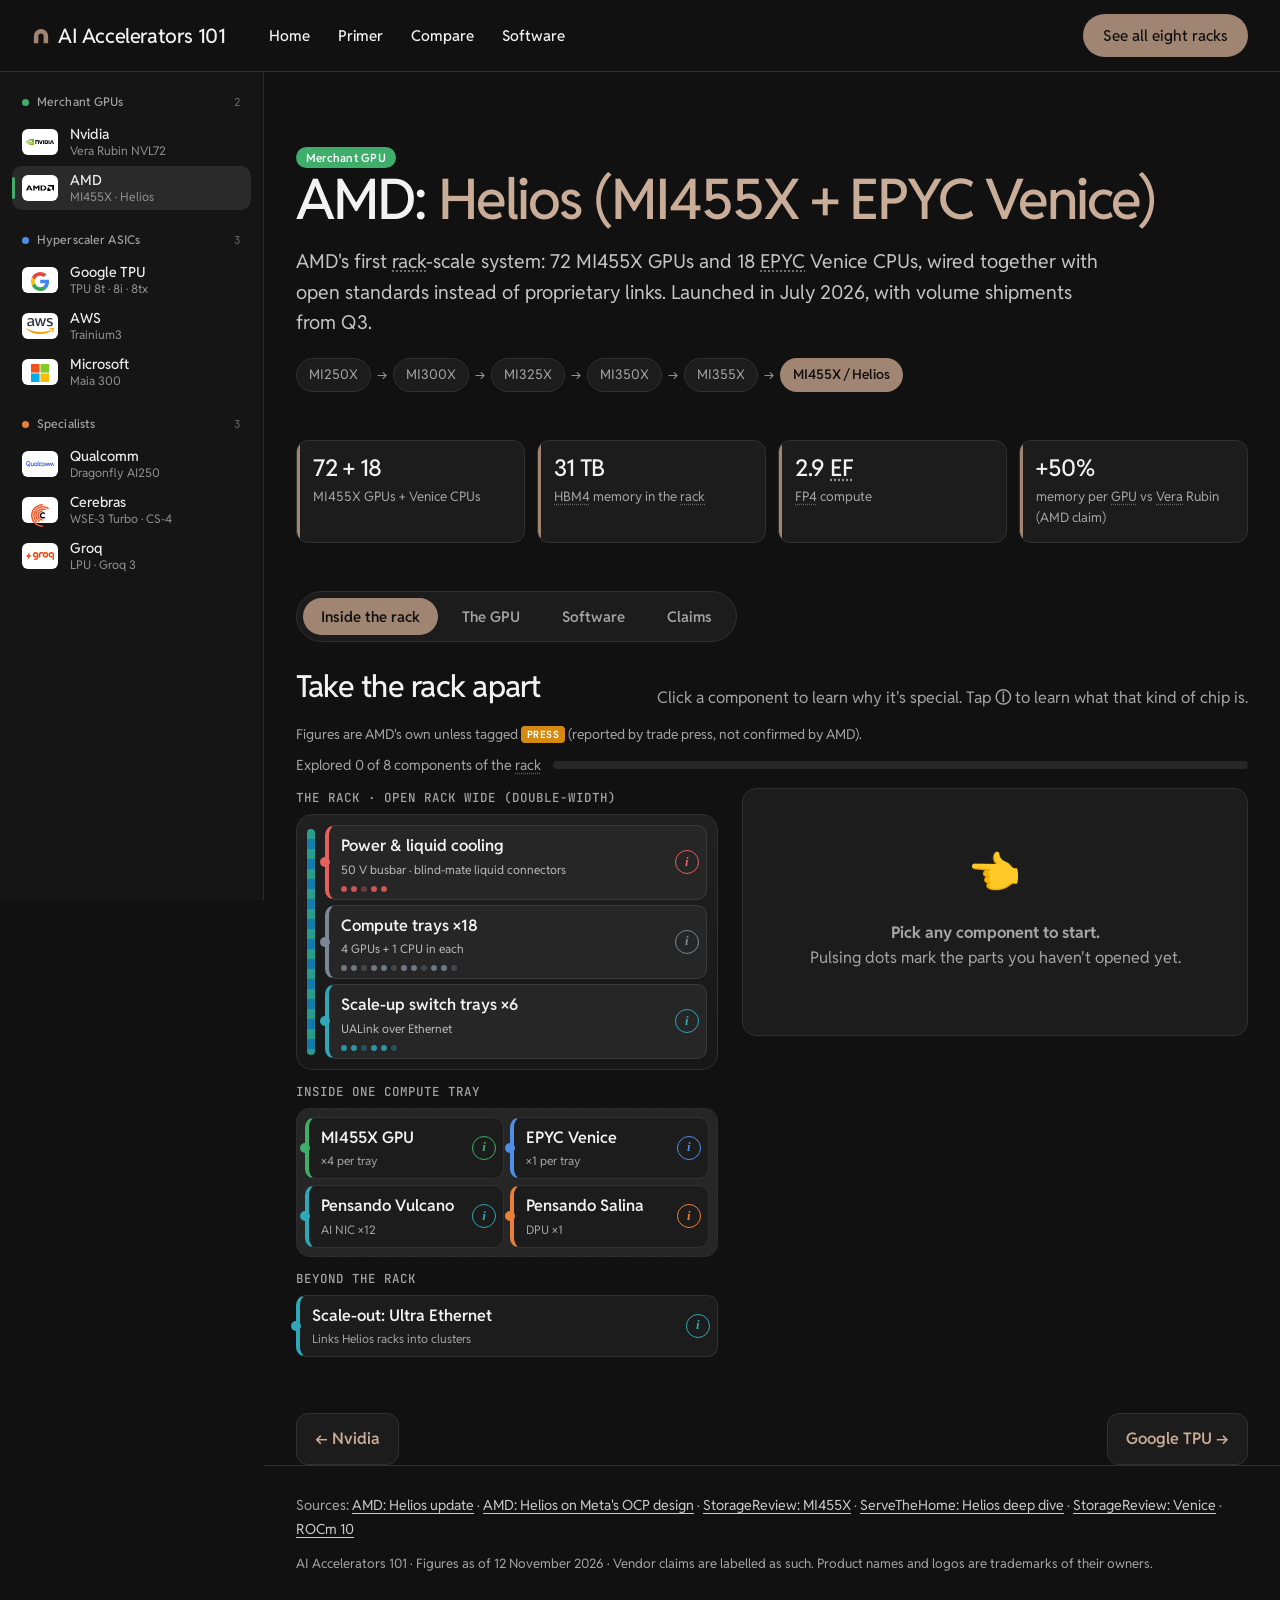
<file: providers/amd.html>
<!doctype html>
<html lang="en">
<head>
  <meta charset="utf-8">
  <meta name="viewport" content="width=device-width, initial-scale=1">
  <title>AMD Helios (MI455X): the rack taken apart | AI Accelerators 101</title>
  <meta name="description" content="Take AMD's Helios rack apart piece by piece, from its 72 MI455X GPUs and 18 EPYC Venice CPUs down to the chiplets inside one MI455X.">
  <meta property="og:title" content="AMD Helios (MI455X): the rack taken apart | AI Accelerators 101">
  <meta property="og:description" content="Take AMD's Helios rack apart piece by piece, from its 72 MI455X GPUs and 18 EPYC Venice CPUs down to the chiplets inside one MI455X.">
  <meta property="og:type" content="article">
  <link rel="preconnect" href="https://fonts.googleapis.com">
  <link rel="preconnect" href="https://fonts.gstatic.com" crossorigin>
  <link href="https://fonts.googleapis.com/css2?family=Reddit+Sans:wght@400..700&family=JetBrains+Mono:wght@400..500&display=swap" rel="stylesheet">
  <link rel="icon" href="../favicon.svg" type="image/svg+xml">
  <meta name="theme-color" content="#111111">
  <link rel="stylesheet" href="../assets/inner.css">
  <link rel="stylesheet" href="../assets/side.css">
  <style>
  /* Page-only adjustments for the v2 shell. Lives in this page, so it cannot reach other pages. */
  /* sticky bars clear the fixed header (and the provider row under 1024px) */
  .tabs { top: calc(var(--top-h) + var(--side-row, 0px) + 8px); }
  .detail-col { top: calc(var(--top-h) + var(--side-row, 0px) + 76px); container-type: inline-size; }
  @media (max-width: 639px) {
    .tabs { flex-wrap: nowrap; gap: 2px; overflow-x: auto; scrollbar-width: none; }
    .tabs button { flex: none; padding: 8px 11px; font-size: .86rem; }
  }
  /* headings moved down one level for a clean outline; same look as before */
  .rack-col h3.rack-h { margin: 12px 0 6px; font: 500 .78rem/1.6 var(--mono); text-transform: uppercase; letter-spacing: .08em; color: var(--muted); }
  .rack-col h3.rack-h:first-child { margin-top: 0; }
  .part-detail h4.dh { margin: 14px 0 8px; font: 600 .78rem var(--mono); text-transform: uppercase; letter-spacing: .08em; color: var(--muted); }
  .part-detail .why + h4.dh, .part-detail .stats + .detail-split h4.dh { margin-top: 12px; }
  /* rack frame in the neutral dark palette instead of navy */
  .rack-frame { background: linear-gradient(180deg, #202020, #171717); border-color: var(--border); }
  .rack-frame .part-btn { background: var(--surface-2); border-color: #3a3a3a; border-left-color: var(--part-color); color: var(--text); }
  .rack-frame .part-btn .s { color: #b8b8b8; }
  .rack-frame .part.active .part-btn { background: color-mix(in srgb, var(--part-color) 24%, var(--surface-2)); }
  /* chip schematic: compute blocks in the GPU green rather than violet */
  .package .part { --part-color: var(--r-tray); }
  .package .part[data-role="compute"], .part-detail[data-role="compute"] { --part-color: #3fae6a; }
  .package .part-btn:only-child { padding-right: 7px; }
  .die-scroll:focus-visible { outline-offset: 4px; border-radius: 14px; }
  /* chip tab: stack schematic and details when the column beside the provider bar is narrow */
  .explorer.die-layout { grid-template-columns: minmax(0, 7fr) minmax(0, 5fr); }
  @media (max-width: 1365px) {
    .explorer.die-layout { grid-template-columns: minmax(0, 1fr); }
    .die-layout .detail-col { position: static; max-height: none; overflow: visible; }
  }
  /* detail cards adapt to the width of their own column */
  @container (max-width: 560px) { .part-detail .stats { grid-template-columns: repeat(2, minmax(0, 1fr)); } }
  @container (max-width: 400px) { .detail-split { grid-template-columns: minmax(0, 1fr); } }
  .beyond.beyond--one { grid-template-columns: minmax(0, 1fr); }
  #tab-sw > .stats { margin-top: 20px; }
  #tab-sw > .note { margin-top: 16px; }
  </style>
</head>
<body class="has-side">
  <header class="top">
    <div class="top__bar">
      <a class="skip" href="#main">Skip to content</a>
      <a class="top__logo" href="../index.html"><svg viewBox="0 0 24 24" aria-hidden="true"><path d="M2.5 21.5V12a9.5 9.5 0 0 1 19 0v9.5h-6V12a3.5 3.5 0 0 0-7 0v9.5z"/></svg>AI Accelerators 101</a>
      <nav class="top__links" aria-label="Main"><a href="../index.html">Home</a><a href="../primer.html">Primer</a><a href="../compare.html">Compare</a><a href="../software.html">Software</a></nav>
      <a class="btn top__cta" href="../index.html#racks">See all eight racks</a>
    </div>
  </header>

  <nav class="side" aria-label="Providers">
      <div class="side__group" data-camp="gpu">
        <p class="side__h"><i class="side__dot" aria-hidden="true"></i>Merchant GPUs <small>2</small></p>
        <a class="side__p" href="../providers/nvidia.html"><span class="side__logo"><img src="../assets/icons/nvidia.svg" alt=""></span><b>Nvidia</b><span>Vera Rubin NVL72</span></a>
        <a class="side__p" href="../providers/amd.html" aria-current="page"><span class="side__logo"><img src="../assets/icons/amd.svg" alt=""></span><b>AMD</b><span>MI455X · Helios</span></a>
      </div>
      <div class="side__group" data-camp="asic">
        <p class="side__h"><i class="side__dot" aria-hidden="true"></i>Hyperscaler ASICs <small>3</small></p>
        <a class="side__p" href="../providers/google-tpu.html"><span class="side__logo"><img src="../assets/icons/google-icon.svg" alt=""></span><b>Google TPU</b><span>TPU 8t · 8i · 8tx</span></a>
        <a class="side__p" href="../providers/aws.html"><span class="side__logo"><img src="../assets/icons/aws.svg" alt=""></span><b>AWS</b><span>Trainium3</span></a>
        <a class="side__p" href="../providers/microsoft-maia.html"><span class="side__logo"><img src="../assets/icons/microsoft-icon.svg" alt=""></span><b>Microsoft</b><span>Maia 300</span></a>
      </div>
      <div class="side__group" data-camp="spec">
        <p class="side__h"><i class="side__dot" aria-hidden="true"></i>Specialists <small>3</small></p>
        <a class="side__p" href="../providers/qualcomm.html"><span class="side__logo"><img src="../assets/icons/qualcomm.svg" alt=""></span><b>Qualcomm</b><span>Dragonfly AI250</span></a>
        <a class="side__p" href="../providers/cerebras.html"><span class="side__logo"><img src="../assets/icons/cerebras.svg" alt=""></span><b>Cerebras</b><span>WSE-3 Turbo · CS-4</span></a>
        <a class="side__p" href="../providers/groq.html"><span class="side__logo"><img src="../assets/icons/groq.svg" alt=""></span><b>Groq</b><span>LPU · Groq 3</span></a>
      </div>
    </nav>

  <main class="wrap" id="main">
    <!-- Block 1: Available series -->
    <section class="provider-hero">
      <span class="camp camp-gpu">Merchant GPU</span>
      <h1>AMD: <span class="grad-text">Helios (MI455X + EPYC Venice)</span></h1>
      <p class="lede">AMD's first rack-scale system: 72 MI455X GPUs and 18 EPYC Venice CPUs, wired together with open standards instead of proprietary links. Launched in July 2026, with volume shipments from Q3.</p>
      <div class="timeline" role="group" aria-label="Available series">
        <span class="gen">MI250X</span><span class="arrow" aria-hidden="true">→</span>
        <span class="gen">MI300X</span><span class="arrow" aria-hidden="true">→</span>
        <span class="gen">MI325X</span><span class="arrow" aria-hidden="true">→</span>
        <span class="gen">MI350X</span><span class="arrow" aria-hidden="true">→</span>
        <span class="gen">MI355X</span><span class="arrow" aria-hidden="true">→</span>
        <span class="gen latest">MI455X / Helios</span>
      </div>
    </section>

    <!-- Block 2: Latest flagship at a glance -->
    <section>
      <div class="stats">
        <div class="stat"><span class="v">72 + 18</span><span class="l">MI455X GPUs + Venice CPUs</span></div>
        <div class="stat"><span class="v">31 TB</span><span class="l">HBM4 memory in the rack</span></div>
        <div class="stat"><span class="v">2.9 EF</span><span class="l">FP4 compute</span></div>
        <div class="stat"><span class="v">+50%</span><span class="l">memory per GPU vs Vera Rubin (AMD claim)</span></div>
      </div>
    </section>

    <!-- Blocks 3–6 as tabs -->
    <section>
      <div class="tabs" role="tablist" aria-label="Helios sections">
        <button role="tab" id="tabbtn-hw" aria-selected="true" aria-controls="tab-hw">Inside the rack</button>
        <button role="tab" id="tabbtn-chip" aria-selected="false" aria-controls="tab-chip">The GPU</button>
        <button role="tab" id="tabbtn-sw" aria-selected="false" aria-controls="tab-sw">Software</button>
        <button role="tab" id="tabbtn-claims" aria-selected="false" aria-controls="tab-claims">Claims</button>
      </div>

      <!-- ===================== Block 4: Hardware ecosystem ===================== -->
      <div class="tab-panel" id="tab-hw" role="tabpanel" aria-labelledby="tabbtn-hw">
        <div class="section-head">
          <h2>Take the rack apart</h2>
          <p>Click a component to learn why it's special. Tap <b>ⓘ</b> to learn what that kind of chip is.</p>
        </div>
        <p class="legend">Figures are AMD's own unless tagged <span class="tag tag-verify">PRESS</span> (reported by trade press, not confirmed by AMD).</p>

        <div data-explorer data-noun="components of the rack">
          <div class="explorer-progress"><span class="count" aria-live="polite"></span><div class="bar"><span></span></div></div>

          <div class="explorer">
            <!-- ---------- Left: the rack ---------- -->
            <div class="rack-col">
              <h3 class="rack-h">The rack · Open Rack Wide (double-width)</h3>
              <div class="rack-frame">
                <div class="part" data-part="power" data-role="power">
                  <button class="part-btn"><span class="n">Power &amp; liquid cooling</span><span class="s">50 V busbar · blind-mate liquid connectors</span><span class="leds"><i></i><i></i><i></i><i></i><i></i></span></button>
                  <button class="info-btn" popovertarget="amd-concept-cooling" aria-label="What is rack power and liquid cooling?">i</button>
                </div>
                <div class="part" data-part="tray" data-role="tray">
                  <button class="part-btn"><span class="n">Compute trays ×18</span><span class="s">4 GPUs + 1 CPU in each</span><span class="leds"><i></i><i></i><i></i><i></i><i></i><i></i><i></i><i></i><i></i><i></i><i></i><i></i></span></button>
                  <button class="info-btn" popovertarget="amd-concept-tray" aria-label="What is a compute tray?">i</button>
                </div>
                <div class="part" data-part="switch" data-role="net">
                  <button class="part-btn"><span class="n">Scale-up switch trays ×6</span><span class="s">UALink over Ethernet</span><span class="leds"><i></i><i></i><i></i><i></i><i></i><i></i></span></button>
                  <button class="info-btn" popovertarget="amd-concept-scaleup" aria-label="What is a scale-up switch?">i</button>
                </div>
              </div>

              <h3 class="rack-h">Inside one compute tray</h3>
              <div class="tray-zoom">
                <div class="part" data-part="gpu" data-role="gpu">
                  <button class="part-btn"><span class="n">MI455X GPU</span><span class="s">×4 per tray</span></button>
                  <button class="info-btn" popovertarget="amd-concept-gpu" aria-label="What is a GPU?">i</button>
                </div>
                <div class="part" data-part="cpu" data-role="cpu">
                  <button class="part-btn"><span class="n">EPYC Venice</span><span class="s">×1 per tray</span></button>
                  <button class="info-btn" popovertarget="amd-concept-cpu" aria-label="What is a host CPU?">i</button>
                </div>
                <div class="part" data-part="vulcano" data-role="net">
                  <button class="part-btn"><span class="n">Pensando Vulcano</span><span class="s">AI NIC ×12</span></button>
                  <button class="info-btn" popovertarget="amd-concept-nic" aria-label="What is an AI NIC?">i</button>
                </div>
                <div class="part" data-part="salina" data-role="dpu">
                  <button class="part-btn"><span class="n">Pensando Salina</span><span class="s">DPU ×1</span></button>
                  <button class="info-btn" popovertarget="amd-concept-dpu" aria-label="What is a DPU?">i</button>
                </div>
              </div>

              <h3 class="rack-h">Beyond the rack</h3>
              <div class="beyond beyond--one">
                <div class="part" data-part="scaleout" data-role="net">
                  <button class="part-btn"><span class="n">Scale-out: Ultra Ethernet</span><span class="s">Links Helios racks into clusters</span></button>
                  <button class="info-btn" popovertarget="amd-concept-scaleout" aria-label="What is a scale-out network?">i</button>
                </div>
              </div>
            </div>

            <!-- ---------- Right: detail panels ---------- -->
            <div class="detail-col">
              <div class="card empty-detail">
                <div class="big" aria-hidden="true">👈</div>
                <p><strong>Pick any component to start.</strong><br>Pulsing dots mark the parts you haven't opened yet.</p>
              </div>

              <article class="part-detail card" data-detail="power" data-role="power" hidden>
                <span class="role">Rack infrastructure <button class="info-btn inline" popovertarget="amd-concept-cooling" aria-label="What is liquid cooling?">i</button></span>
                <h3>Power &amp; liquid cooling</h3>
                <div class="count">Meta's Open Rack Wide design, shared through the Open Compute Project</div>
                <p class="why"><strong>Why it's special:</strong> Helios isn't built on a proprietary rack. It uses Open Rack Wide, a double-width design Meta contributed to the Open Compute Project in 2025. The extra width leaves room for big liquid manifolds and power busbars, and any OCP-compatible data centre can take it.</p>
                <h4 class="dh">Key numbers</h4>
                <div class="stats">
                  <div class="stat"><span class="v">225–245 kW</span><span class="l">rack power</span><span class="tag tag-verify">PRESS</span></div>
                  <div class="stat"><span class="v">1.2 m</span><span class="l">wide, 44 OU tall</span><span class="tag tag-verify">PRESS</span></div>
                  <div class="stat"><span class="v">~385 L/min</span><span class="l">coolant flow</span><span class="tag tag-verify">PRESS</span></div>
                  <div class="stat"><span class="v">~5,000 lb</span><span class="l">pre-launch weight estimate</span><span class="tag tag-verify">PRESS</span></div>
                </div>
                <div class="detail-split">
                  <div>
                    <h4 class="dh">What it does here</h4>
                    <ul>
                      <li>A liquid-cooled 50 V busbar runs power down the rack.</li>
                      <li>Trays plug into coolant and power with blind-mate connectors at the back: slide in, and they connect.</li>
                      <li>Schneider Electric and AMD publish a reference design for sites up to 246 kW per rack.</li>
                    </ul>
                  </div>
                  <div>
                    <h4 class="dh">Connects to</h4>
                    <div class="links-to"><button data-goto="tray">Compute trays</button><button data-goto="switch">Switch trays</button></div>
                  </div>
                </div>
                <div class="detail-nav"><button class="btn btn-ghost" data-step="-1"><span aria-hidden="true">←</span> Previous</button><button class="btn" data-step="1">Next part <span aria-hidden="true">→</span></button></div>
              </article>

              <article class="part-detail card" data-detail="tray" data-role="tray" hidden>
                <span class="role">Building block <button class="info-btn inline" popovertarget="amd-concept-tray" aria-label="What is a compute tray?">i</button></span>
                <h3>Compute tray</h3>
                <div class="count">×18 per rack · "open rack wide-aligned 4-GPU compute trays" (AMD)</div>
                <p class="why"><strong>Why it's special:</strong> each tray pairs four GPUs with one CPU, half the CPU count of Nvidia's 2-GPUs-per-CPU design. AMD spends that space on networking: twelve 800G NICs per tray, three for every GPU.</p>
                <h4 class="dh">Key numbers (per tray)</h4>
                <div class="stats">
                  <div class="stat"><span class="v">4 + 1</span><span class="l">GPUs + CPU</span></div>
                  <div class="stat"><span class="v">1.7 TB</span><span class="l">HBM4 (4 × 432 GB)</span></div>
                  <div class="stat"><span class="v">12 + 1</span><span class="l">Vulcano NICs + Salina DPU</span><span class="tag tag-verify">PRESS</span></div>
                  <div class="stat"><span class="v">~170 lb</span><span class="l">per tray</span><span class="tag tag-verify">PRESS</span></div>
                </div>
                <div class="detail-split">
                  <div>
                    <h4 class="dh">What else is inside</h4>
                    <ul>
                      <li>1 TB of DDR5 for the CPU (16 × 64 GB) <span class="tag tag-verify">PRESS</span>.</li>
                      <li>5 E1.S NVMe drives for local storage <span class="tag tag-verify">PRESS</span>.</li>
                      <li>About 161 PF of FP4 compute (4 × 40.26 PF).</li>
                    </ul>
                  </div>
                  <div>
                    <h4 class="dh">Look inside</h4>
                    <div class="links-to"><button data-goto="gpu">MI455X</button><button data-goto="cpu">Venice</button><button data-goto="vulcano">Vulcano</button><button data-goto="salina">Salina</button></div>
                  </div>
                </div>
                <div class="detail-nav"><button class="btn btn-ghost" data-step="-1"><span aria-hidden="true">←</span> Previous</button><button class="btn" data-step="1">Next part <span aria-hidden="true">→</span></button></div>
              </article>

              <article class="part-detail card" data-detail="switch" data-role="net" hidden>
                <span class="role">Scale-up network <button class="info-btn inline" popovertarget="amd-concept-scaleup" aria-label="What is a scale-up switch?">i</button></span>
                <h3>Scale-up switch trays</h3>
                <div class="count">×6 trays · 2 Broadcom Tomahawk 6 chips each <span class="tag tag-verify">PRESS</span></div>
                <p class="why"><strong>Why it's special:</strong> instead of a proprietary fabric like NVLink, Helios runs the open UALink protocol over standard Ethernet switch chips ("UALink over Ethernet"). Each GPU spreads its links across 12 separate switch planes, so if one switch fails, a GPU loses only 1/12 of its bandwidth instead of dropping out.</p>
                <h4 class="dh">Key numbers</h4>
                <div class="stats">
                  <div class="stat"><span class="v">3.6 TB/s</span><span class="l">per GPU (36 × 400 Gb/s links)</span></div>
                  <div class="stat"><span class="v">260 TB/s</span><span class="l">across the rack</span><span class="tag tag-verify">PRESS</span></div>
                  <div class="stat"><span class="v">12</span><span class="l">switch chips, 102.4 Tb/s each</span><span class="tag tag-verify">PRESS</span></div>
                  <div class="stat"><span class="v">AES-256</span><span class="l">encryption at line rate</span><span class="tag tag-verify">PRESS</span></div>
                </div>
                <div class="detail-split">
                  <div>
                    <h4 class="dh">What it does here</h4>
                    <ul>
                      <li>Lets all 72 GPUs share memory and split one model as a single system, in one switch hop.</li>
                      <li>Runs the open-source SONiC switch OS with AMD's Fabric Manager <span class="tag tag-verify">PRESS</span>.</li>
                      <li>HPE's version uses Juniper switches, showing the vendor choice an open fabric allows.</li>
                    </ul>
                  </div>
                  <div>
                    <h4 class="dh">Connects to</h4>
                    <div class="links-to"><button data-goto="gpu">Every MI455X</button><button data-goto="tray">Compute trays</button></div>
                  </div>
                </div>
                <div class="detail-nav"><button class="btn btn-ghost" data-step="-1"><span aria-hidden="true">←</span> Previous</button><button class="btn" data-step="1">Next part <span aria-hidden="true">→</span></button></div>
              </article>

              <article class="part-detail card" data-detail="gpu" data-role="gpu" hidden>
                <span class="role">Accelerator <button class="info-btn inline" popovertarget="amd-concept-gpu" aria-label="What is a GPU?">i</button></span>
                <h3>Instinct MI455X</h3>
                <div class="count">×72 per rack · CDNA 5 · 320 billion transistors</div>
                <p class="why"><strong>Why it's special:</strong> memory. With 432 GB of HBM4 it holds 50% more than a Rubin GPU, so bigger models and longer contexts fit on fewer GPUs. AMD's final bandwidth figure of 23.3 TB/s also came in above its own earlier projection. It is built from 12 chiplets; open "The GPU" tab to explore them.</p>
                <h4 class="dh">Key numbers (per GPU)</h4>
                <div class="stats">
                  <div class="stat"><span class="v">432 GB</span><span class="l">HBM4 (Rubin: 288 GB)</span></div>
                  <div class="stat"><span class="v">23.3 TB/s</span><span class="l">memory bandwidth</span></div>
                  <div class="stat"><span class="v">40 PF</span><span class="l">MXFP4</span></div>
                  <div class="stat"><span class="v">20 PF</span><span class="l">MXFP8</span></div>
                </div>
                <div class="detail-split">
                  <div>
                    <h4 class="dh">What it does here</h4>
                    <ul>
                      <li>Runs training and inference maths on 256 compute units <span class="tag tag-verify">PRESS</span>.</li>
                      <li>Compute chiplets on TSMC 2nm, I/O chiplets on 3nm.</li>
                      <li>AMD hasn't published its power draw; press estimates exceed 2 kW <span class="tag tag-verify">PRESS</span>.</li>
                    </ul>
                  </div>
                  <div>
                    <h4 class="dh">Connects to</h4>
                    <div class="links-to"><button data-goto="switch">Scale-up switches</button><button data-goto="cpu">Venice CPU</button><button data-goto="vulcano">3 Vulcano NICs</button></div>
                  </div>
                </div>
                <div class="detail-nav"><button class="btn btn-ghost" data-step="-1"><span aria-hidden="true">←</span> Previous</button><button class="btn" data-step="1">Next part <span aria-hidden="true">→</span></button></div>
              </article>

              <article class="part-detail card" data-detail="cpu" data-role="cpu" hidden>
                <span class="role">Host CPU <button class="info-btn inline" popovertarget="amd-concept-cpu" aria-label="What is a host CPU?">i</button></span>
                <h3>EPYC "Venice"</h3>
                <div class="count">×18 per rack · 6th-gen EPYC · Zen 6 on TSMC 2nm</div>
                <p class="why"><strong>Why it's special:</strong> AMD designs the CPU, the GPU, the NICs and the DPU in this rack, the only merchant chip vendor besides Nvidia to do so. Venice is also the first server CPU with PCIe Gen6, and AMD claims over 70% more performance and efficiency than the previous Turin generation.</p>
                <h4 class="dh">Key numbers (Venice family)</h4>
                <div class="stats">
                  <div class="stat"><span class="v">96 / 256</span><span class="l">max cores: Zen 6 / dense Zen 6c</span><span class="tag tag-verify">PRESS</span></div>
                  <div class="stat"><span class="v">1.6 TB/s</span><span class="l">memory bandwidth, 16 channels</span><span class="tag tag-verify">PRESS</span></div>
                  <div class="stat"><span class="v">5 GHz</span><span class="l">peak clock (Zen 6)</span><span class="tag tag-verify">PRESS</span></div>
                  <div class="stat"><span class="v">70%+</span><span class="l">gain vs Turin (AMD claim)</span></div>
                </div>
                <div class="detail-split">
                  <div>
                    <h4 class="dh">What it does here</h4>
                    <ul>
                      <li>Runs the tray's OS and feeds four GPUs; Helios reportedly uses a 96-core part <span class="tag tag-verify">PRESS</span>.</li>
                      <li>Talks to each GPU over a 256 GB/s Infinity Fabric link <span class="tag tag-verify">PRESS</span>, far less than Nvidia's 1.8 TB/s CPU–GPU link.</li>
                      <li>PCIe Gen6 and CXL 3.1 for NICs, storage and memory expansion.</li>
                    </ul>
                  </div>
                  <div>
                    <h4 class="dh">Connects to</h4>
                    <div class="links-to"><button data-goto="gpu">4 MI455X</button><button data-goto="salina">Salina DPU</button></div>
                  </div>
                </div>
                <div class="detail-nav"><button class="btn btn-ghost" data-step="-1"><span aria-hidden="true">←</span> Previous</button><button class="btn" data-step="1">Next part <span aria-hidden="true">→</span></button></div>
              </article>

              <article class="part-detail card" data-detail="vulcano" data-role="net" hidden>
                <span class="role">AI NIC <button class="info-btn inline" popovertarget="amd-concept-nic" aria-label="What is an AI NIC?">i</button></span>
                <h3>Pensando Vulcano</h3>
                <div class="count">12 per tray · 3 per GPU · 800 Gb/s each</div>
                <p class="why"><strong>Why it's special:</strong> with three NICs per GPU, each MI455X gets up to 2.4 Tb/s to the rest of the cluster (Rubin gets 1.6 Tb/s). Vulcano is built for the Ultra Ethernet standard and is fully programmable, so its transport can be updated as the standard evolves.</p>
                <h4 class="dh">Key numbers</h4>
                <div class="stats">
                  <div class="stat"><span class="v">800 Gb/s</span><span class="l">per NIC</span></div>
                  <div class="stat"><span class="v">2.4 Tb/s</span><span class="l">per GPU</span></div>
                  <div class="stat"><span class="v">43 TB/s</span><span class="l">scale-out per rack</span><span class="tag tag-verify">PRESS</span></div>
                  <div class="stat"><span class="v">+50%</span><span class="l">scale-out vs Vera Rubin (AMD claim)</span></div>
                </div>
                <div class="detail-split">
                  <div>
                    <h4 class="dh">What it does here</h4>
                    <ul>
                      <li>Moves data between Helios racks for training and large inference jobs.</li>
                      <li>"UEC-ready" RDMA plus an MRC transport (AMD brief).</li>
                      <li>Previewed with UEC 1.0 support and PCIe Gen6 and UALink host interfaces <span class="tag tag-verify">PRESS</span>.</li>
                    </ul>
                  </div>
                  <div>
                    <h4 class="dh">Connects to</h4>
                    <div class="links-to"><button data-goto="gpu">MI455X</button><button data-goto="scaleout">Ultra Ethernet fabric</button></div>
                  </div>
                </div>
                <div class="detail-nav"><button class="btn btn-ghost" data-step="-1"><span aria-hidden="true">←</span> Previous</button><button class="btn" data-step="1">Next part <span aria-hidden="true">→</span></button></div>
              </article>

              <article class="part-detail card" data-detail="salina" data-role="dpu" hidden>
                <span class="role">DPU <button class="info-btn inline" popovertarget="amd-concept-dpu" aria-label="What is a DPU?">i</button></span>
                <h3>Pensando Salina 400</h3>
                <div class="count">1 per tray · third-generation Pensando DPU</div>
                <p class="why"><strong>Why it's special:</strong> Salina comes from AMD's Pensando acquisition, whose DPUs were designed for cloud providers. Its 232 P4 engines can be reprogrammed for new network protocols, and it can be upgraded live without interrupting traffic.</p>
                <h4 class="dh">Key numbers</h4>
                <div class="stats">
                  <div class="stat"><span class="v">2 × 400G</span><span class="l">Ethernet ports</span><span class="tag tag-verify">PRESS</span></div>
                  <div class="stat"><span class="v">232</span><span class="l">programmable P4 engines</span><span class="tag tag-verify">PRESS</span></div>
                  <div class="stat"><span class="v">16</span><span class="l">Arm Neoverse N1 cores</span><span class="tag tag-verify">PRESS</span></div>
                  <div class="stat"><span class="v">128 GB</span><span class="l">DDR5, max</span><span class="tag tag-verify">PRESS</span></div>
                </div>
                <div class="detail-split">
                  <div>
                    <h4 class="dh">What it does here</h4>
                    <ul>
                      <li>Runs the front-end network: the connection to users, storage and the rest of the data centre.</li>
                      <li>Encrypts traffic and takes networking and security work off the Venice CPU.</li>
                      <li>Unlike Nvidia's BlueField-4, AMD hasn't given it a dedicated KV-cache storage role.</li>
                    </ul>
                  </div>
                  <div>
                    <h4 class="dh">Connects to</h4>
                    <div class="links-to"><button data-goto="cpu">Venice CPU</button><button data-goto="scaleout">Data-centre network</button></div>
                  </div>
                </div>
                <div class="detail-nav"><button class="btn btn-ghost" data-step="-1"><span aria-hidden="true">←</span> Previous</button><button class="btn" data-step="1">Next part <span aria-hidden="true">→</span></button></div>
              </article>

              <article class="part-detail card" data-detail="scaleout" data-role="net" hidden>
                <span class="role">Scale-out network <button class="info-btn inline" popovertarget="amd-concept-scaleout" aria-label="What is a scale-out network?">i</button></span>
                <h3>Scale-out: Ultra Ethernet</h3>
                <div class="count">Outside the rack · any vendor's Ethernet switches</div>
                <p class="why"><strong>Why it's special:</strong> AMD doesn't sell its own cluster switches. Helios racks connect over standard Ethernet tuned for AI by the Ultra Ethernet Consortium, which AMD helped found. Customers can use switches from Broadcom, Cisco, Arista, Juniper or others, where Nvidia steers buyers to its own Spectrum-X or InfiniBand.</p>
                <h4 class="dh">Key numbers</h4>
                <div class="stats">
                  <div class="stat"><span class="v">2.4 Tb/s</span><span class="l">per GPU into the fabric</span></div>
                  <div class="stat"><span class="v">43 TB/s</span><span class="l">per rack</span><span class="tag tag-verify">PRESS</span></div>
                </div>
                <div class="detail-split">
                  <div>
                    <h4 class="dh">Who is building on it</h4>
                    <ul>
                      <li>OpenAI: Helios is phase 1 of a 6 GW deal, online from H2 2026.</li>
                      <li>Meta, Anthropic, Oracle and Microsoft Azure have also announced MI455X-generation deployments <span class="tag tag-verify">PRESS</span>.</li>
                    </ul>
                  </div>
                  <div>
                    <h4 class="dh">Connects to</h4>
                    <div class="links-to"><button data-goto="vulcano">Vulcano NICs</button><button data-goto="salina">Salina DPU</button></div>
                  </div>
                </div>
                <div class="detail-nav"><button class="btn btn-ghost" data-step="-1"><span aria-hidden="true">←</span> Previous</button><button class="btn" data-step="1">Back to start <span aria-hidden="true">→</span></button></div>
              </article>
            </div>
          </div>

          <!-- ===================== Concept cards (ⓘ) ===================== -->
          <div class="concept" id="amd-concept-cooling" popover>
            <div class="concept-head"><span class="eyebrow">Concept</span><h4>Rack power &amp; liquid cooling</h4></div>
            <button class="close" popovertarget="amd-concept-cooling" popovertargetaction="hide" aria-label="Close">×</button>
            <div class="concept-body">
              <p>A modern AI rack draws as much power as a hundred or more homes, and almost all of it becomes heat, far more than fans can remove.</p>
              <p><b>Direct liquid cooling</b> pumps coolant through plates on each chip. A <b>busbar</b> is a thick metal rail that carries power down the rack instead of hundreds of cables.</p>
              <div class="analogy"><b>Analogy:</b> a car engine. Air cooling works for a lawnmower; a racing engine needs a radiator.</div>
            </div>
          </div>

          <div class="concept" id="amd-concept-tray" popover>
            <div class="concept-head"><span class="eyebrow">Concept</span><h4>What is a compute tray?</h4></div>
            <button class="close" popovertarget="amd-concept-tray" popovertargetaction="hide" aria-label="Close">×</button>
            <div class="concept-body">
              <p>A tray is a flat drawer that slides into the rack, holding a few accelerators, their CPU and network chips on one board.</p>
              <p>Racks are built from identical trays, so a broken one can be swapped like a battery.</p>
              <div class="analogy"><b>Analogy:</b> books on a shelf. The rack is the shelf, each tray is a book, and you can pull one out without moving the rest.</div>
            </div>
          </div>

          <div class="concept" id="amd-concept-scaleup" popover>
            <div class="concept-head"><span class="eyebrow">Concept</span><h4>What is a scale-up network?</h4></div>
            <button class="close" popovertarget="amd-concept-scaleup" popovertargetaction="hide" aria-label="Close">×</button>
            <div class="concept-body">
              <p>Big models are split across many GPUs that must swap partial results constantly. A <b>scale-up</b> network links GPUs inside one rack with very high bandwidth and low delay so they act like one big GPU.</p>
              <p><b>UALink</b> is an open industry standard for this, backed by AMD, Intel, Google, Microsoft, Meta and others, as an alternative to Nvidia's NVLink.</p>
              <div class="analogy"><b>Analogy:</b> people in one open-plan room who can just talk, versus emailing another office (scale-out).</div>
            </div>
          </div>

          <div class="concept" id="amd-concept-gpu" popover>
            <div class="concept-head"><span class="eyebrow">Concept</span><h4>What is a GPU?</h4></div>
            <button class="close" popovertarget="amd-concept-gpu" popovertargetaction="hide" aria-label="Close">×</button>
            <div class="concept-body">
              <p>A GPU runs thousands of simple calculations in parallel. AI is mostly multiplying huge grids of numbers, which is exactly that kind of work.</p>
              <p>Next to it sits <b>HBM</b>, stacked memory that holds the model. How fast the GPU reads HBM often limits speed more than the maths does.</p>
              <div class="analogy"><b>Analogy:</b> a CPU is a few expert chefs; a GPU is a thousand line cooks each chopping one vegetable at the same time.</div>
            </div>
          </div>

          <div class="concept" id="amd-concept-cpu" popover>
            <div class="concept-head"><span class="eyebrow">Concept</span><h4>What is a host CPU?</h4></div>
            <button class="close" popovertarget="amd-concept-cpu" popovertargetaction="hide" aria-label="Close">×</button>
            <div class="concept-body">
              <p>Accelerators can't run an operating system. A <b>host CPU</b> boots the machine, loads data, launches work onto the GPUs and handles everything that isn't matrix maths, including the tool calls and code execution agents rely on.</p>
              <div class="analogy"><b>Analogy:</b> the head chef who reads the orders and hands tasks to the line cooks.</div>
            </div>
          </div>

          <div class="concept" id="amd-concept-nic" popover>
            <div class="concept-head"><span class="eyebrow">Concept</span><h4>What is an AI NIC?</h4></div>
            <button class="close" popovertarget="amd-concept-nic" popovertargetaction="hide" aria-label="Close">×</button>
            <div class="concept-body">
              <p>A <b>network interface card</b> connects a computer to the network. An <b>AI NIC</b> is built for GPU clusters: huge bandwidth per GPU, hardware congestion control, and the ability to move data straight into GPU memory (RDMA) without involving the CPU.</p>
              <div class="analogy"><b>Analogy:</b> a dedicated loading dock for each warehouse aisle, instead of one front door for the whole building.</div>
            </div>
          </div>

          <div class="concept" id="amd-concept-dpu" popover>
            <div class="concept-head"><span class="eyebrow">Concept</span><h4>What is a DPU?</h4></div>
            <button class="close" popovertarget="amd-concept-dpu" popovertargetaction="hide" aria-label="Close">×</button>
            <div class="concept-body">
              <p>A <b>data processing unit</b> is a network card with its own CPU cores and memory. It takes over the data centre's "plumbing": networking, storage access, encryption, firewalls and keeping customers isolated.</p>
              <p><b>P4</b> is a language for programming how network hardware handles packets, so a P4-based DPU can learn new protocols through software.</p>
              <div class="analogy"><b>Analogy:</b> a building's security desk and mailroom. Residents (the GPUs) never deal with deliveries or visitors themselves.</div>
            </div>
          </div>

          <div class="concept" id="amd-concept-scaleout" popover>
            <div class="concept-head"><span class="eyebrow">Concept</span><h4>What is a scale-out network?</h4></div>
            <button class="close" popovertarget="amd-concept-scaleout" popovertargetaction="hide" aria-label="Close">×</button>
            <div class="concept-body">
              <p><b>Scale-out</b> networks connect racks to each other so thousands of racks can work on one model.</p>
              <p><b>Ultra Ethernet</b> is a new standard from the Ultra Ethernet Consortium that adds AI-friendly features (smarter congestion control, packet spraying, faster recovery) to ordinary Ethernet.</p>
              <div class="analogy"><b>Analogy:</b> the motorway between cities, while scale-up is the streets inside one city.</div>
            </div>
          </div>
        </div>
      </div>

      <!-- ===================== Block 3: The accelerator chip ===================== -->
      <div class="tab-panel" id="tab-chip" role="tabpanel" aria-labelledby="tabbtn-chip" hidden>
        <div class="section-head">
          <h2>Inside the MI455X</h2>
          <p>Click any block on the chip. Tap <b>ⓘ</b> to learn what that block is.</p>
        </div>
        <p class="legend">Simplified schematic based on press descriptions, not a die photo or to scale. Figures are AMD's own unless tagged <span class="tag tag-verify">PRESS</span>.</p>

        <div data-explorer data-noun="blocks on the chip">
          <div class="explorer-progress"><span class="count" aria-live="polite"></span><div class="bar"><span></span></div></div>

          <div class="explorer die-layout">
            <div>
              <div class="die-scroll" role="region" tabindex="0" aria-label="MI455X package schematic">
                <div class="package mi-pkg">
                  <!-- Centre: 2 fabric-and-cache dies, 4 XCDs on each -->
                  <div class="core a-core">
                    <div class="fcd">
                      <div class="die-label">Fabric &amp; cache die 1</div>
                      <div class="part" data-part="xcd" data-role="compute">
                        <button class="part-btn"><span class="n">XCD</span><span class="s">32 CUs</span></button>
                        <button class="info-btn" popovertarget="amd-concept-xcd" aria-label="What is an XCD?">i</button>
                      </div>
                      <div class="part" data-part="xcd" data-role="compute"><button class="part-btn"><span class="n">XCD</span><span class="s">32 CUs</span></button></div>
                      <div class="part fcd-bar" data-part="fcd" data-role="cache">
                        <button class="part-btn"><span class="n">96 MB L2 · fabric</span></button>
                        <button class="info-btn" popovertarget="amd-concept-cache" aria-label="What is the fabric and cache die?">i</button>
                      </div>
                      <div class="part" data-part="xcd" data-role="compute"><button class="part-btn"><span class="n">XCD</span><span class="s">32 CUs</span></button></div>
                      <div class="part" data-part="xcd" data-role="compute"><button class="part-btn"><span class="n">XCD</span><span class="s">32 CUs</span></button></div>
                    </div>
                    <div class="fcd">
                      <div class="die-label">Fabric &amp; cache die 2</div>
                      <div class="part" data-part="xcd" data-role="compute"><button class="part-btn"><span class="n">XCD</span><span class="s">32 CUs</span></button></div>
                      <div class="part" data-part="xcd" data-role="compute"><button class="part-btn"><span class="n">XCD</span><span class="s">32 CUs</span></button></div>
                      <div class="part fcd-bar" data-part="fcd" data-role="cache"><button class="part-btn"><span class="n">96 MB L2 · fabric</span></button></div>
                      <div class="part" data-part="xcd" data-role="compute"><button class="part-btn"><span class="n">XCD</span><span class="s">32 CUs</span></button></div>
                      <div class="part" data-part="xcd" data-role="compute"><button class="part-btn"><span class="n">XCD</span><span class="s">32 CUs</span></button></div>
                    </div>
                  </div>

                  <!-- HBM4: 6 stacks each side -->
                  <div class="hbm-col a-hbmL">
                    <div class="part" data-part="hbm" data-role="mem">
                      <button class="part-btn"><span class="n">HBM4</span></button>
                      <button class="info-btn" popovertarget="amd-concept-hbm" aria-label="What is HBM?">i</button>
                    </div>
                    <div class="part" data-part="hbm" data-role="mem"><button class="part-btn"><span class="n">HBM4</span></button></div>
                    <div class="part" data-part="hbm" data-role="mem"><button class="part-btn"><span class="n">HBM4</span></button></div>
                    <div class="part" data-part="hbm" data-role="mem"><button class="part-btn"><span class="n">HBM4</span></button></div>
                    <div class="part" data-part="hbm" data-role="mem"><button class="part-btn"><span class="n">HBM4</span></button></div>
                    <div class="part" data-part="hbm" data-role="mem"><button class="part-btn"><span class="n">HBM4</span></button></div>
                  </div>
                  <div class="hbm-col a-hbmR">
                    <div class="part" data-part="hbm" data-role="mem"><button class="part-btn"><span class="n">HBM4</span></button></div>
                    <div class="part" data-part="hbm" data-role="mem"><button class="part-btn"><span class="n">HBM4</span></button></div>
                    <div class="part" data-part="hbm" data-role="mem"><button class="part-btn"><span class="n">HBM4</span></button></div>
                    <div class="part" data-part="hbm" data-role="mem"><button class="part-btn"><span class="n">HBM4</span></button></div>
                    <div class="part" data-part="hbm" data-role="mem"><button class="part-btn"><span class="n">HBM4</span></button></div>
                    <div class="part" data-part="hbm" data-role="mem"><button class="part-btn"><span class="n">HBM4</span></button></div>
                  </div>

                  <!-- I/O dies with their external links -->
                  <div class="io-row a-iodT">
                    <div class="part" data-part="iod" data-role="sched">
                      <button class="part-btn"><span class="n">I/O die</span></button>
                      <button class="info-btn" popovertarget="amd-concept-iod" aria-label="What is an I/O die?">i</button>
                    </div>
                    <div class="part" data-part="ualoe" data-role="io">
                      <button class="part-btn"><span class="n">Scale-up links</span><span class="s">UALoE</span></button>
                      <button class="info-btn" popovertarget="amd-concept-scaleup" aria-label="What is a scale-up network?">i</button>
                    </div>
                  </div>
                  <div class="io-row a-iodB">
                    <div class="part" data-part="iod" data-role="sched"><button class="part-btn"><span class="n">I/O die</span></button></div>
                    <div class="part" data-part="host" data-role="io">
                      <button class="part-btn"><span class="n">Host link</span><span class="s">Infinity Fabric</span></button>
                      <button class="info-btn" popovertarget="amd-concept-host" aria-label="What is the CPU host link?">i</button>
                    </div>
                  </div>
                </div>
              </div>
              <p class="die-caption">12 chiplets plus 12 HBM4 stacks in one CoWoS-L package <span class="tag tag-verify">PRESS</span>.</p>
            </div>

            <div class="detail-col">
              <div class="card empty-detail">
                <div class="big" aria-hidden="true">🔬</div>
                <p><strong>Zoom into the silicon.</strong><br>Start with the green XCDs, where the maths happens.</p>
              </div>

              <article class="part-detail card" data-detail="xcd" data-role="compute" hidden>
                <span class="role">Compute <button class="info-btn inline" popovertarget="amd-concept-xcd" aria-label="What is an XCD?">i</button></span>
                <h3>Accelerator complex dies (XCDs)</h3>
                <div class="count">8 chiplets on TSMC 2nm · 32 active CUs each <span class="tag tag-verify">PRESS</span></div>
                <p class="why"><strong>Why it's special:</strong> AMD builds the GPU from small compute chiplets instead of a few huge dies. Small dies yield better on a brand-new 2nm process, and AMD can reuse them across products. CDNA 5 adds native support for the open OCP "MX" number formats used for 4-, 6- and 8-bit AI maths.</p>
                <h4 class="dh">Key numbers (whole GPU)</h4>
                <div class="stats">
                  <div class="stat"><span class="v">256</span><span class="l">active compute units</span><span class="tag tag-verify">PRESS</span></div>
                  <div class="stat"><span class="v">40.26 PF</span><span class="l">MXFP4</span></div>
                  <div class="stat"><span class="v">20.13 PF</span><span class="l">MXFP8 / MXFP6</span></div>
                  <div class="stat"><span class="v">5.03 PF</span><span class="l">FP16 / BF16</span></div>
                </div>
                <div class="detail-split">
                  <div>
                    <h4 class="dh">What it does</h4>
                    <ul>
                      <li>Each compute unit has matrix cores for AI maths and vector units for everything else.</li>
                      <li>Each XCD reportedly has 34 CUs on silicon with 2 switched off, so slightly flawed dies can still be used <span class="tag tag-verify">PRESS</span>.</li>
                      <li>Also does 315 TFLOPS of full-precision FP32.</li>
                    </ul>
                  </div>
                  <div>
                    <h4 class="dh">Connects to</h4>
                    <div class="links-to"><button data-goto="fcd">Fabric &amp; cache die</button></div>
                  </div>
                </div>
                <div class="detail-nav"><button class="btn btn-ghost" data-step="-1"><span aria-hidden="true">←</span> Previous</button><button class="btn" data-step="1">Next block <span aria-hidden="true">→</span></button></div>
              </article>

              <article class="part-detail card" data-detail="fcd" data-role="cache" hidden>
                <span class="role">Fabric &amp; cache <button class="info-btn inline" popovertarget="amd-concept-cache" aria-label="What is the fabric and cache die?">i</button></span>
                <h3>Fabric &amp; cache dies (FCDs)</h3>
                <div class="count">2 chiplets on TSMC 3nm · 4 XCDs each</div>
                <p class="why"><strong>Why it's special:</strong> these two dies hold a combined 192 MB of L2 cache, a very large on-chip buffer between the compute chiplets and HBM. They link all eight XCDs fast enough that software sees one GPU with one pool of memory, not eight small GPUs.</p>
                <h4 class="dh">Key numbers</h4>
                <div class="stats">
                  <div class="stat"><span class="v">192 MB</span><span class="l">L2 cache (96 MB per die)</span><span class="tag tag-verify">PRESS</span></div>
                  <div class="stat"><span class="v">54 TB/s</span><span class="l">L2 bandwidth</span><span class="tag tag-verify">PRESS</span></div>
                  <div class="stat"><span class="v">1</span><span class="l">memory domain across all 8 XCDs</span><span class="tag tag-verify">PRESS</span></div>
                </div>
                <div class="detail-split">
                  <div>
                    <h4 class="dh">What it does</h4>
                    <ul>
                      <li>Replaces MI355X's separate "Infinity Cache": the big cache is now the L2 itself <span class="tag tag-verify">PRESS</span>.</li>
                      <li>The die-to-die bandwidth between the two FCDs isn't published.</li>
                    </ul>
                  </div>
                  <div>
                    <h4 class="dh">Connects to</h4>
                    <div class="links-to"><button data-goto="xcd">XCDs</button><button data-goto="hbm">HBM4</button><button data-goto="iod">I/O dies</button></div>
                  </div>
                </div>
                <div class="detail-nav"><button class="btn btn-ghost" data-step="-1"><span aria-hidden="true">←</span> Previous</button><button class="btn" data-step="1">Next block <span aria-hidden="true">→</span></button></div>
              </article>

              <article class="part-detail card" data-detail="hbm" data-role="mem" hidden>
                <span class="role">Memory <button class="info-btn inline" popovertarget="amd-concept-hbm" aria-label="What is HBM?">i</button></span>
                <h3>HBM4 memory</h3>
                <div class="count">12 stacks × 36 GB <span class="tag tag-verify">PRESS</span></div>
                <p class="why"><strong>Why it's special:</strong> twelve stacks is unusually many (Nvidia's Blackwell uses eight), and it is the main reason MI455X carries 432 GB. AMD has made memory capacity its signature since MI300X, betting that inference is limited by memory more than by maths.</p>
                <h4 class="dh">Key numbers</h4>
                <div class="stats">
                  <div class="stat"><span class="v">432 GB</span><span class="l">capacity (+50% vs Rubin)</span></div>
                  <div class="stat"><span class="v">23.3 TB/s</span><span class="l">bandwidth (final; 19.6 was a projection)</span></div>
                  <div class="stat"><span class="v">2,048-bit</span><span class="l">interface per stack</span></div>
                  <div class="stat"><span class="v">1.7 PB/s</span><span class="l">across the rack</span></div>
                </div>
                <div class="detail-split">
                  <div>
                    <h4 class="dh">What it does</h4>
                    <ul>
                      <li>Holds model weights and the KV cache for every request in flight.</li>
                      <li>AMD claims 6% more rack memory bandwidth than Vera Rubin NVL72.</li>
                    </ul>
                  </div>
                  <div>
                    <h4 class="dh">Connects to</h4>
                    <div class="links-to"><button data-goto="fcd">Fabric &amp; cache dies</button></div>
                  </div>
                </div>
                <div class="detail-nav"><button class="btn btn-ghost" data-step="-1"><span aria-hidden="true">←</span> Previous</button><button class="btn" data-step="1">Next block <span aria-hidden="true">→</span></button></div>
              </article>

              <article class="part-detail card" data-detail="iod" data-role="sched" hidden>
                <span class="role">I/O <button class="info-btn inline" popovertarget="amd-concept-iod" aria-label="What is an I/O die?">i</button></span>
                <h3>I/O dies</h3>
                <div class="count">2 chiplets on TSMC 3nm <span class="tag tag-verify">PRESS</span></div>
                <p class="why"><strong>Why it matters:</strong> the circuits that drive signals off the chip don't shrink well on new processes, so AMD keeps them on separate, cheaper 3nm dies and spends the expensive 2nm silicon only on compute.</p>
                <div class="detail-split">
                  <div>
                    <h4 class="dh">What it does</h4>
                    <ul>
                      <li>Drives the 36 scale-up links to the switch trays.</li>
                      <li>Drives the host link to the Venice CPU.</li>
                    </ul>
                  </div>
                  <div>
                    <h4 class="dh">Connects to</h4>
                    <div class="links-to"><button data-goto="ualoe">Scale-up links</button><button data-goto="host">Host link</button></div>
                  </div>
                </div>
                <div class="detail-nav"><button class="btn btn-ghost" data-step="-1"><span aria-hidden="true">←</span> Previous</button><button class="btn" data-step="1">Next block <span aria-hidden="true">→</span></button></div>
              </article>

              <article class="part-detail card" data-detail="ualoe" data-role="io" hidden>
                <span class="role">Scale-up I/O <button class="info-btn inline" popovertarget="amd-concept-scaleup" aria-label="What is a scale-up network?">i</button></span>
                <h3>Scale-up links (UALink over Ethernet)</h3>
                <div class="count">36 links × 400 Gb/s</div>
                <p class="why"><strong>Why it's special:</strong> MI455X matches Rubin's 3.6 TB/s per GPU using open standards: the UALink protocol carried over Ethernet physical links. The links spread over 12 switch planes, so one failed switch costs only a twelfth of the bandwidth.</p>
                <h4 class="dh">Key numbers</h4>
                <div class="stats">
                  <div class="stat"><span class="v">3.6 TB/s</span><span class="l">per GPU, bidirectional</span></div>
                  <div class="stat"><span class="v">36</span><span class="l">links at 400 Gb/s</span></div>
                  <div class="stat"><span class="v">12</span><span class="l">switch planes</span><span class="tag tag-verify">PRESS</span></div>
                </div>
                <div class="detail-split">
                  <div>
                    <h4 class="dh">What it does</h4>
                    <ul>
                      <li>Connects to the six switch trays in the "Inside the rack" tab.</li>
                      <li>Analysts expect native UALink switches (without Ethernet) around 2027 <span class="tag tag-verify">PRESS</span>.</li>
                    </ul>
                  </div>
                  <div>
                    <h4 class="dh">Connects to</h4>
                    <div class="links-to"><button data-goto="iod">I/O dies</button></div>
                  </div>
                </div>
                <div class="detail-nav"><button class="btn btn-ghost" data-step="-1"><span aria-hidden="true">←</span> Previous</button><button class="btn" data-step="1">Next block <span aria-hidden="true">→</span></button></div>
              </article>

              <article class="part-detail card" data-detail="host" data-role="io" hidden>
                <span class="role">CPU link <button class="info-btn inline" popovertarget="amd-concept-host" aria-label="What is the CPU host link?">i</button></span>
                <h3>Host link (Infinity Fabric)</h3>
                <div class="count">To the EPYC Venice CPU</div>
                <p class="why"><strong>An honest trade-off:</strong> MI455X talks to its CPU at a reported 256 GB/s. Nvidia's NVLink-C2C gives each Rubin 1.8 TB/s to Vera. AMD leans on each GPU's large HBM rather than on CPU memory, and pairs four GPUs with one CPU.</p>
                <h4 class="dh">Key numbers</h4>
                <div class="stats">
                  <div class="stat"><span class="v">256 GB/s</span><span class="l">GPU ↔ CPU</span><span class="tag tag-verify">PRESS</span></div>
                  <div class="stat"><span class="v">4 : 1</span><span class="l">GPUs per CPU</span></div>
                </div>
                <div class="detail-split">
                  <div>
                    <h4 class="dh">What it does</h4>
                    <ul>
                      <li>Carries commands, input data and results between the CPU and GPU.</li>
                    </ul>
                  </div>
                  <div>
                    <h4 class="dh">Connects to</h4>
                    <div class="links-to"><button data-goto="iod">I/O dies</button><button data-goto="hbm">HBM4</button></div>
                  </div>
                </div>
                <div class="detail-nav"><button class="btn btn-ghost" data-step="-1"><span aria-hidden="true">←</span> Previous</button><button class="btn" data-step="1">Back to start <span aria-hidden="true">→</span></button></div>
              </article>
            </div>
          </div>

          <!-- ===================== Concept cards for the chip (ⓘ) ===================== -->
          <div class="concept" id="amd-concept-xcd" popover>
            <div class="concept-head"><span class="eyebrow">Concept</span><h4>What is an XCD (and a chiplet)?</h4></div>
            <button class="close" popovertarget="amd-concept-xcd" popovertargetaction="hide" aria-label="Close">×</button>
            <div class="concept-body">
              <p>A <b>chiplet</b> is a small die that is combined with others in one package to make a bigger chip. An <b>XCD</b> (accelerator complex die) is AMD's compute chiplet, full of <b>compute units</b>: AMD's equivalent of Nvidia's SMs.</p>
              <p>Small dies are cheaper because one defect ruins less silicon.</p>
              <div class="analogy"><b>Analogy:</b> building a house from prefabricated rooms instead of carving it from one giant block.</div>
            </div>
          </div>

          <div class="concept" id="amd-concept-cache" popover>
            <div class="concept-head"><span class="eyebrow">Concept</span><h4>What is a fabric &amp; cache die?</h4></div>
            <button class="close" popovertarget="amd-concept-cache" popovertargetaction="hide" aria-label="Close">×</button>
            <div class="concept-body">
              <p>When a GPU is made of chiplets, something has to connect them. A <b>fabric</b> die is the wiring that lets every compute chiplet reach every memory stack.</p>
              <p>AMD also puts the <b>L2 cache</b> there: fast on-chip memory that keeps recently used data close to the compute units.</p>
              <div class="analogy"><b>Analogy:</b> a central station with a big waiting hall. Every line passes through it, and travellers wait close to their platforms.</div>
            </div>
          </div>

          <div class="concept" id="amd-concept-hbm" popover>
            <div class="concept-head"><span class="eyebrow">Concept</span><h4>What is HBM?</h4></div>
            <button class="close" popovertarget="amd-concept-hbm" popovertargetaction="hide" aria-label="Close">×</button>
            <div class="concept-body">
              <p><b>High-bandwidth memory</b> stacks DRAM chips on top of each other and places them right beside the processor, connected by thousands of tiny wires.</p>
              <p>It is much faster than normal memory, but expensive and limited in size, so it is often the real bottleneck for AI.</p>
              <div class="analogy"><b>Analogy:</b> a multi-storey car park next to the stadium, with a hundred exits instead of one.</div>
            </div>
          </div>

          <div class="concept" id="amd-concept-iod" popover>
            <div class="concept-head"><span class="eyebrow">Concept</span><h4>What is an I/O die?</h4></div>
            <button class="close" popovertarget="amd-concept-iod" popovertargetaction="hide" aria-label="Close">×</button>
            <div class="concept-body">
              <p>An <b>I/O die</b> holds the circuits that send signals off the chip: to other GPUs, the CPU and the network. These analog circuits barely benefit from newer, costlier manufacturing processes, so they go on a separate chiplet.</p>
              <div class="analogy"><b>Analogy:</b> a factory's loading bay. It doesn't need the fanciest machinery, just lots of doors.</div>
            </div>
          </div>

          <div class="concept" id="amd-concept-host" popover>
            <div class="concept-head"><span class="eyebrow">Concept</span><h4>What is a CPU host link?</h4></div>
            <button class="close" popovertarget="amd-concept-host" popovertargetaction="hide" aria-label="Close">×</button>
            <div class="concept-body">
              <p>The <b>host link</b> connects the GPU to the CPU that controls it. <b>Infinity Fabric</b> is AMD's family of links between its own chips.</p>
              <p>A faster link lets the GPU use the CPU's memory as overflow; a slower one means the GPU leans on its own HBM.</p>
              <div class="analogy"><b>Analogy:</b> the corridor between the head chef's office and the kitchen.</div>
            </div>
          </div>
        </div>
      </div>

      <!-- ===================== Block 5: Software ecosystem ===================== -->
      <div class="tab-panel" id="tab-sw" role="tabpanel" aria-labelledby="tabbtn-sw" hidden>
        <h2>AMD's software stack</h2>
        <div class="stack">
          <div class="layer"><span class="name">Agents</span><span><b>ROCm.AI</b>: ROCm CLI, AMD Skills for coding agents, and <b>Hyperloom</b>, an agentic optimiser that tunes vLLM/SGLang serving and rewrites kernels</span></div>
          <div class="layer"><span class="name">Serving</span><span>vLLM and SGLang · <b>MIGraphX</b> graph optimiser</span></div>
          <div class="layer"><span class="name">Frameworks</span><span>Native PyTorch, JAX and Triton support</span></div>
          <div class="layer"><span class="name">Libraries</span><span><b>RCCL</b> collectives (symmetric memory, GPU-initiated networking) · Composable Kernel · FlyDSL</span></div>
          <div class="layer"><span class="name">Kernel</span><span><b>HIP</b>, a CUDA-like language; <b>HIPIFY</b> ports CUDA code</span></div>
        </div>
        <div class="stats">
          <div class="stat"><span class="v">ROCm 10</span><span class="l">released 27 Aug 2026, built on TheRock</span></div>
          <div class="stat"><span class="v">~6 weeks</span><span class="l">new release cadence</span></div>
          <div class="stat"><span class="v">3.3×</span><span class="l">inference vs ROCm 7 (AMD claim)</span><span class="tag tag-verify">PRESS</span></div>
          <div class="stat"><span class="v">Open</span><span class="l">source, unlike CUDA</span></div>
        </div>
        <p class="note">AMD's ROCm blog lists Hyperloom support for MI300X, MI325X and MI355X; MI455X support isn't listed yet.</p>
        <p><a href="../software.html">Compare with other vendors <span aria-hidden="true">→</span></a></p>
      </div>

      <!-- ===================== Block 6: Claims ===================== -->
      <div class="tab-panel" id="tab-claims" role="tabpanel" aria-labelledby="tabbtn-claims" hidden>
        <h2>Headline claims vs Nvidia Vera Rubin NVL72</h2>
        <p class="legend">AMD's footnoted comparisons. AMD's "+15% FP4" depends on which Nvidia figure it is compared against: Nvidia quotes 3,600 PF for NVFP4 inference.</p>
        <div class="claims">
          <div class="claim card"><span class="value">+50%</span><span>HBM capacity</span><span class="tag tag-vendor">VENDOR</span></div>
          <div class="claim card"><span class="value">+50%</span><span>scale-out bandwidth</span><span class="tag tag-vendor">VENDOR</span></div>
          <div class="claim card"><span class="value">+15%</span><span>FP4 compute</span><span class="tag tag-vendor">VENDOR</span></div>
          <div class="claim card"><span class="value">+6%</span><span>HBM bandwidth</span><span class="tag tag-vendor">VENDOR</span></div>
          <div class="claim card"><span class="value">Up to 30%</span><span>more tokens per dollar (Kimi K2 Thinking)</span><span class="tag tag-vendor">VENDOR</span></div>
          <div class="claim card"><span class="value">1.7 PB/s</span><span>rack memory bandwidth</span><span class="tag tag-vendor">VENDOR</span></div>
        </div>
        <h3>What's next</h3>
        <p>MI500 on CDNA 6 with HBM4E is planned for 2027, followed by MI600 in 2028 <span class="tag tag-verify">PRESS</span>.</p>
      </div>
    </section>

    <nav class="pager">
      <a href="nvidia.html"><span aria-hidden="true">←</span> Nvidia</a>
      <a href="google-tpu.html">Google TPU <span aria-hidden="true">→</span></a>
    </nav>
  </main>

  <footer class="site-footer">
    <div class="wrap">Sources:
      <a href="https://newsroom.amd.com/news/aai-2026-helios-update/">AMD: Helios update</a> ·
      <a href="https://amd.com/en/blogs/2025/amd-helios-ai-rack-built-on-metas-2025-ocp-design.html">AMD: Helios on Meta's OCP design</a> ·
      <a href="https://www.storagereview.com/news/amd-mi455x-and-helios-432gb-hbm4-72-gpu-racks-and-a-real-answer-to-vera-rubin">StorageReview: MI455X</a> ·
      <a href="https://www.servethehome.com/amd-helios-architecture-deep-dive-amd-broadcom-hardware-combined/">ServeTheHome: Helios deep dive</a> ·
      <a href="https://www.storagereview.com/news/amd-6th-gen-epyc-venice-256-cores-1-6tb-s-and-the-first-pcie-gen-6-server-cpu">StorageReview: Venice</a> ·
      <a href="https://rocm.blogs.amd.com/ecosystems-and-partners/rocm-x-blog/README.html">ROCm 10</a>
      <p class="site-footer__legal">AI Accelerators 101 · Figures as of 12 November 2026 · Vendor claims are labelled as such. Product names and logos are trademarks of their owners.</p>
    </div>
  </footer>
  <script src="../assets/js/main.js"></script>
  <script src="../assets/js/rack-explorer.js"></script>
<script src="../assets/js/glossary.js" defer></script>
</body>
</html>
</file>
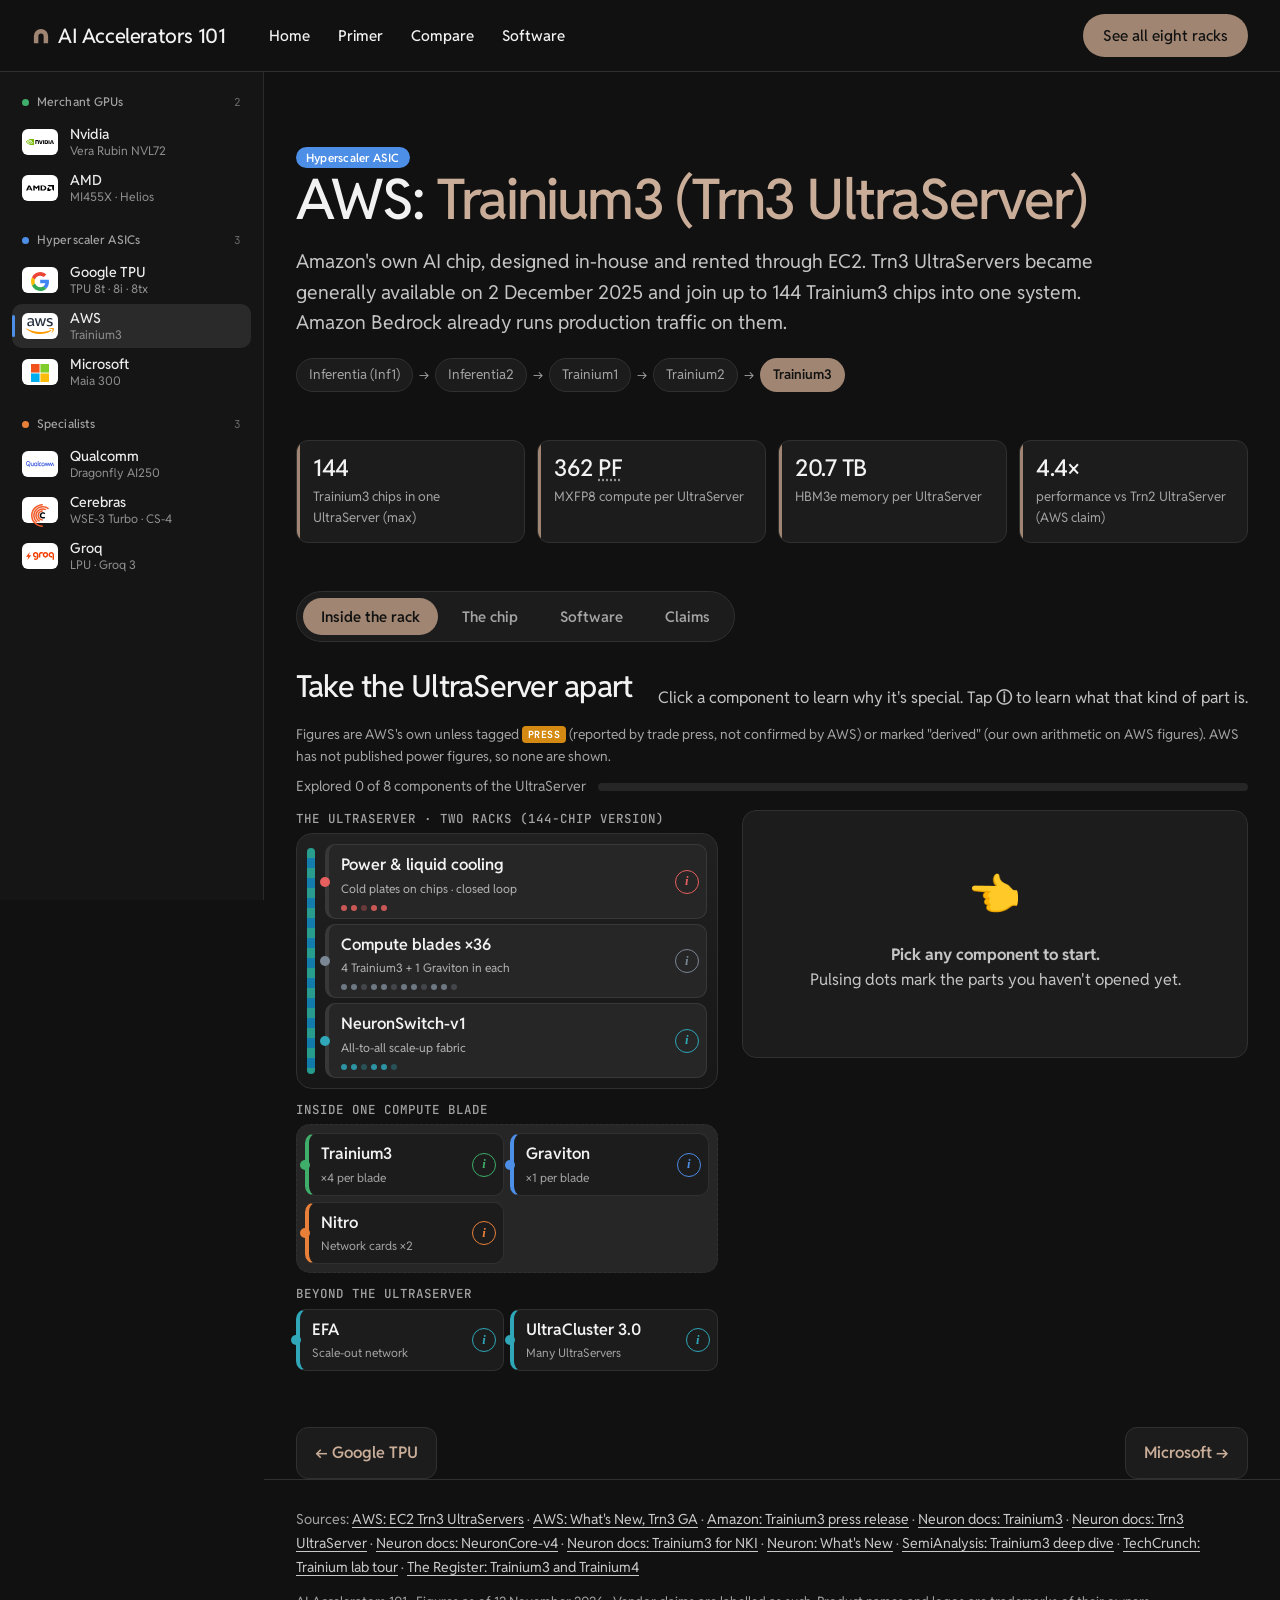
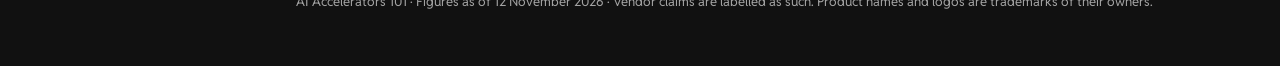
<file: providers/aws.html>
<!doctype html>
<html lang="en">
<head>
  <meta charset="utf-8">
  <meta name="viewport" content="width=device-width, initial-scale=1">
  <title>AWS Trainium3: the UltraServer taken apart | AI Accelerators 101</title>
  <meta name="description" content="How AWS's Trainium3 UltraServer is built: 144 chips across two racks, the NeuronSwitch fabric, the chip's NeuronCores and memory, the Neuron SDK, and AWS's claims versus Trainium2.">
  <meta property="og:title" content="AWS Trainium3: the UltraServer taken apart | AI Accelerators 101">
  <meta property="og:description" content="How AWS's Trainium3 UltraServer is built: 144 chips across two racks, the NeuronSwitch fabric, the chip's NeuronCores and memory, the Neuron SDK, and AWS's claims versus Trainium2.">
  <meta property="og:type" content="article">
  <link rel="preconnect" href="https://fonts.googleapis.com">
  <link rel="preconnect" href="https://fonts.gstatic.com" crossorigin>
  <link href="https://fonts.googleapis.com/css2?family=Reddit+Sans:wght@400..700&family=JetBrains+Mono:wght@400..500&display=swap" rel="stylesheet">
  <link rel="icon" href="../favicon.svg" type="image/svg+xml">
  <meta name="theme-color" content="#111111">
  <link rel="stylesheet" href="../assets/inner.css">
  <link rel="stylesheet" href="../assets/side.css">
  <style>
    /* Page-only adjustments for the v2 shell (this file only). */
    /* sticky tab bar and detail column clear the fixed header and, below 1024px, the provider row */
    .tabs { top: calc(var(--top-h) + var(--side-row, 0px) + 8px); }
    .detail-col { top: calc(var(--top-h) + var(--side-row, 0px) + 68px); container-type: inline-size; }
    /* heading levels step one at a time; these keep the old look */
    .rack-col .rack-label { margin: 12px 0 6px; font: 500 .78rem/1.4 var(--mono); text-transform: uppercase; letter-spacing: .08em; color: var(--muted); }
    .rack-col .rack-label:first-child { margin-top: 0; }
    .part-detail .sub { font: 600 .78rem/1.4 var(--mono); text-transform: uppercase; letter-spacing: .08em; color: var(--muted); margin: 14px 0 8px; }
    .part-detail .why + .sub, .part-detail .stats + .detail-split .sub { margin-top: 12px; }
    .part.seen .part-btn .n::after { content: " \2713" / ""; }
    /* readable instruction text */
    .section-head p, .empty-detail { color: #c4c4c4; }
    .info-btn:hover, .info-btn:focus-visible { color: #111111; }
    /* rack drawing: graphite instead of the original navy */
    .rack-frame { background: linear-gradient(180deg, #202020, #171717); border-color: var(--border); }
    .rack-frame .part-btn { background: var(--surface-2); border-color: #383838; color: var(--text); }
    .rack-frame .part-btn .s { color: #b3b3b3; }
    .rack-frame .part.active .part-btn { background: color-mix(in srgb, var(--part-color) 22%, var(--surface-2)); }
    /* chip schematic: graphite package, bronze outline, theme role colours (no violet) */
    .package.mi-pkg { background: #151515; border-color: var(--accent-2); box-shadow: 0 0 0 1px #2a2a2a; }
    .mi-pkg .fcd { background: #1a1a1a; border-color: #3a3a3a; }
    .mi-pkg .die-label { color: var(--link); }
    .package .part { --part-color: var(--r-tray); }
    .package .part[data-role="compute"], .part-detail[data-role="compute"] { --part-color: var(--r-gpu); }
    .package .part[data-role="cache"], .part-detail[data-role="cache"] { --part-color: var(--r-cpu); }
    .package .part[data-role="mem"], .part-detail[data-role="mem"] { --part-color: var(--link); }
    .package .part[data-role="io"], .part-detail[data-role="io"] { --part-color: var(--r-net); }
    .package .part[data-role="sched"], .part-detail[data-role="sched"] { --part-color: var(--r-dpu); }
    .package .part-btn { background: color-mix(in srgb, var(--part-color) 20%, #141414); color: var(--text); padding: 6px 7px; }
    .package .part:has(.info-btn) .part-btn { padding-top: 22px; } /* text clears the corner ⓘ */
    .package .part:hover .part-btn, .package .part.active .part-btn { background: color-mix(in srgb, var(--part-color) 40%, #141414); }
    /* narrow columns: the schematic shrinks to fit, the detail panel re-flows */
    .die-scroll { container-type: inline-size; }
    @container (max-width: 520px) {
      .package.mi-pkg { min-width: 0; grid-template-columns: 64px minmax(0, 1fr) 64px; padding: 8px; }
      .mi-pkg .a-core { grid-template-columns: minmax(0, 1fr); }
      .package .part-btn .n { font-size: .66rem; }
      .package .part-btn .s { font-size: .6rem; }
    }
    @container (max-width: 540px) { .part-detail .stats { grid-template-columns: repeat(2, minmax(0, 1fr)); } }
    @container (max-width: 380px) { .detail-split { grid-template-columns: minmax(0, 1fr); } }
    .part-detail .stat .v { overflow-wrap: anywhere; }
    .detail-nav { flex-wrap: wrap; }
    #tab-sw .stack + .stats { margin-top: 20px; }
    .tab-panel .note { margin-top: 16px; }
    .claim .value { margin-right: 60px; } /* keeps long values clear of the corner tag */
    @media (max-width: 639px) { .tabs { gap: 2px; padding: 4px; } .tabs button { padding: 8px 11px; font-size: .86rem; } }
    /* one column of 8 NeuronCores (2 wide x 4 deep) between label and SRAM bar */
    .mi-pkg .a-core { grid-template-columns: minmax(0, 1fr); }
    .mi-pkg .fcd { grid-template-rows: auto repeat(4, 1fr) auto; }
  </style>
</head>
<body class="has-side">
  <header class="top">
    <div class="top__bar">
      <a class="skip" href="#main">Skip to content</a>
      <a class="top__logo" href="../index.html"><svg viewBox="0 0 24 24" aria-hidden="true"><path d="M2.5 21.5V12a9.5 9.5 0 0 1 19 0v9.5h-6V12a3.5 3.5 0 0 0-7 0v9.5z"/></svg>AI Accelerators 101</a>
      <nav class="top__links" aria-label="Main"><a href="../index.html">Home</a><a href="../primer.html">Primer</a><a href="../compare.html">Compare</a><a href="../software.html">Software</a></nav>
      <a class="btn top__cta" href="../index.html#racks">See all eight racks</a>
    </div>
  </header>

  <nav class="side" aria-label="Providers">
      <div class="side__group" data-camp="gpu">
        <p class="side__h"><i class="side__dot" aria-hidden="true"></i>Merchant GPUs <small>2</small></p>
        <a class="side__p" href="../providers/nvidia.html"><span class="side__logo"><img src="../assets/icons/nvidia.svg" alt=""></span><b>Nvidia</b><span>Vera Rubin NVL72</span></a>
        <a class="side__p" href="../providers/amd.html"><span class="side__logo"><img src="../assets/icons/amd.svg" alt=""></span><b>AMD</b><span>MI455X · Helios</span></a>
      </div>
      <div class="side__group" data-camp="asic">
        <p class="side__h"><i class="side__dot" aria-hidden="true"></i>Hyperscaler ASICs <small>3</small></p>
        <a class="side__p" href="../providers/google-tpu.html"><span class="side__logo"><img src="../assets/icons/google-icon.svg" alt=""></span><b>Google TPU</b><span>TPU 8t · 8i · 8tx</span></a>
        <a class="side__p" href="../providers/aws.html" aria-current="page"><span class="side__logo"><img src="../assets/icons/aws.svg" alt=""></span><b>AWS</b><span>Trainium3</span></a>
        <a class="side__p" href="../providers/microsoft-maia.html"><span class="side__logo"><img src="../assets/icons/microsoft-icon.svg" alt=""></span><b>Microsoft</b><span>Maia 300</span></a>
      </div>
      <div class="side__group" data-camp="spec">
        <p class="side__h"><i class="side__dot" aria-hidden="true"></i>Specialists <small>3</small></p>
        <a class="side__p" href="../providers/qualcomm.html"><span class="side__logo"><img src="../assets/icons/qualcomm.svg" alt=""></span><b>Qualcomm</b><span>Dragonfly AI250</span></a>
        <a class="side__p" href="../providers/cerebras.html"><span class="side__logo"><img src="../assets/icons/cerebras.svg" alt=""></span><b>Cerebras</b><span>WSE-3 Turbo · CS-4</span></a>
        <a class="side__p" href="../providers/groq.html"><span class="side__logo"><img src="../assets/icons/groq.svg" alt=""></span><b>Groq</b><span>LPU · Groq 3</span></a>
      </div>
    </nav>

  <main class="wrap" id="main">
    <!-- Block 1: Available series -->
    <section class="provider-hero">
      <span class="camp camp-asic">Hyperscaler ASIC</span>
      <h1>AWS: <span class="grad-text">Trainium3 (Trn3 UltraServer)</span></h1>
      <p class="lede">Amazon's own AI chip, designed in-house and rented through EC2. Trn3 UltraServers became generally available on 2 December 2025 and join up to 144 Trainium3 chips into one system. Amazon Bedrock already runs production traffic on them.</p>
      <div class="timeline" role="group" aria-label="Available series">
        <span class="gen">Inferentia (Inf1)</span><span class="arrow" aria-hidden="true">→</span>
        <span class="gen">Inferentia2</span><span class="arrow" aria-hidden="true">→</span>
        <span class="gen">Trainium1</span><span class="arrow" aria-hidden="true">→</span>
        <span class="gen">Trainium2</span><span class="arrow" aria-hidden="true">→</span>
        <span class="gen latest">Trainium3</span>
      </div>
    </section>

    <!-- Block 2: Latest flagship at a glance -->
    <section>
      <div class="stats">
        <div class="stat"><span class="v">144</span><span class="l">Trainium3 chips in one UltraServer (max)</span></div>
        <div class="stat"><span class="v">362 PF</span><span class="l">MXFP8 compute per UltraServer</span></div>
        <div class="stat"><span class="v">20.7 TB</span><span class="l">HBM3e memory per UltraServer</span></div>
        <div class="stat"><span class="v">4.4×</span><span class="l">performance vs Trn2 UltraServer (AWS claim)</span></div>
      </div>
    </section>

    <!-- Blocks 3–6 as tabs -->
    <section>
      <div class="tabs" role="tablist" aria-label="Sections of this page">
        <button role="tab" aria-selected="true"  id="tab-hw-btn" aria-controls="tab-hw">Inside the rack</button>
        <button role="tab" aria-selected="false" id="tab-chip-btn" aria-controls="tab-chip">The chip</button>
        <button role="tab" aria-selected="false" id="tab-sw-btn" aria-controls="tab-sw">Software</button>
        <button role="tab" aria-selected="false" id="tab-claims-btn" aria-controls="tab-claims">Claims</button>
      </div>

      <!-- ===================== Block 4: Hardware ecosystem ===================== -->
      <div class="tab-panel" id="tab-hw" role="tabpanel" aria-labelledby="tab-hw-btn">
        <div class="section-head">
          <h2>Take the UltraServer apart</h2>
          <p>Click a component to learn why it's special. Tap <b>ⓘ</b> to learn what that kind of part is.</p>
        </div>
        <p class="legend">Figures are AWS's own unless tagged <span class="tag tag-verify">PRESS</span> (reported by trade press, not confirmed by AWS) or marked "derived" (our own arithmetic on AWS figures). AWS has not published power figures, so none are shown.</p>

        <div data-explorer data-noun="components of the UltraServer">
          <div class="explorer-progress"><span class="count"></span><div class="bar" aria-hidden="true"><span></span></div></div>

          <div class="explorer">
            <!-- ---------- Left: the rack ---------- -->
            <div class="rack-col">
              <h3 class="rack-label">The UltraServer · two racks (144-chip version)</h3>
              <div class="rack-frame">
                <div class="part" data-part="power" data-role="power">
                  <button class="part-btn"><span class="n">Power &amp; liquid cooling</span><span class="s">Cold plates on chips · closed loop</span><span class="leds"><i></i><i></i><i></i><i></i><i></i></span></button>
                  <button class="info-btn" popovertarget="aws-concept-cooling" aria-label="What is liquid cooling?">i</button>
                </div>
                <div class="part" data-part="tray" data-role="tray">
                  <button class="part-btn"><span class="n">Compute blades ×36</span><span class="s">4 Trainium3 + 1 Graviton in each</span><span class="leds"><i></i><i></i><i></i><i></i><i></i><i></i><i></i><i></i><i></i><i></i><i></i><i></i></span></button>
                  <button class="info-btn" popovertarget="aws-concept-blade" aria-label="What is a compute blade?">i</button>
                </div>
                <div class="part" data-part="switch" data-role="net">
                  <button class="part-btn"><span class="n">NeuronSwitch-v1</span><span class="s">All-to-all scale-up fabric</span><span class="leds"><i></i><i></i><i></i><i></i><i></i><i></i></span></button>
                  <button class="info-btn" popovertarget="aws-concept-scaleup" aria-label="What is a scale-up switch?">i</button>
                </div>
              </div>

              <h3 class="rack-label">Inside one compute blade</h3>
              <div class="tray-zoom">
                <div class="part" data-part="trn" data-role="gpu">
                  <button class="part-btn"><span class="n">Trainium3</span><span class="s">×4 per blade</span></button>
                  <button class="info-btn" popovertarget="aws-concept-asic" aria-label="What is an AI ASIC?">i</button>
                </div>
                <div class="part" data-part="grav" data-role="cpu">
                  <button class="part-btn"><span class="n">Graviton</span><span class="s">×1 per blade</span></button>
                  <button class="info-btn" popovertarget="aws-concept-cpu" aria-label="What is a host CPU?">i</button>
                </div>
                <div class="part" data-part="nitro" data-role="dpu">
                  <button class="part-btn"><span class="n">Nitro</span><span class="s">Network cards ×2</span></button>
                  <button class="info-btn" popovertarget="aws-concept-nitro" aria-label="What is Nitro?">i</button>
                </div>
              </div>

              <h3 class="rack-label">Beyond the UltraServer</h3>
              <div class="beyond">
                <div class="part" data-part="efa" data-role="net">
                  <button class="part-btn"><span class="n">EFA</span><span class="s">Scale-out network</span></button>
                  <button class="info-btn" popovertarget="aws-concept-scaleout" aria-label="What is a scale-out network?">i</button>
                </div>
                <div class="part" data-part="ultracluster" data-role="net">
                  <button class="part-btn"><span class="n">UltraCluster 3.0</span><span class="s">Many UltraServers</span></button>
                  <button class="info-btn" popovertarget="aws-concept-ultra" aria-label="What are an UltraServer and an UltraCluster?">i</button>
                </div>
              </div>
            </div>

            <!-- ---------- Right: detail panels ---------- -->
            <div class="detail-col">
              <div class="card empty-detail">
                <div class="big" aria-hidden="true">👈</div>
                <p><strong>Pick any component to start.</strong><br>Pulsing dots mark the parts you haven't opened yet.</p>
              </div>

              <article class="part-detail card" data-detail="power" data-role="power" hidden>
                <span class="role">Rack infrastructure <button class="info-btn inline" popovertarget="aws-concept-cooling" aria-label="What is liquid cooling?">i</button></span>
                <h3>Power &amp; liquid cooling</h3>
                <div class="count">The 144-chip UltraServer is liquid-cooled</div>
                <p class="why"><strong>Why it's special:</strong> TechCrunch's lab tour reports that the Trainium3 prototype was air-cooled, like earlier generations, but the production chip is liquid-cooled in a closed loop. Reportedly the coolant touches only the hottest parts: the Trainium3 modules, the PCIe switch and the Graviton CPU. Fans still cool the rest <span class="tag tag-verify">PRESS</span>.</p>
                <h4 class="sub">Key numbers</h4>
                <div class="stats">
                  <div class="stat"><span class="v">2 racks</span><span class="l">hold one 144-chip UltraServer</span></div>
                  <div class="stat"><span class="v">&gt;2×</span><span class="l">chips per rack vs Trn2 (AWS claim)</span></div>
                  <div class="stat"><span class="v">&gt;5×</span><span class="l">output tokens per megawatt vs Trn2, Bedrock (AWS claim)</span></div>
                  <div class="stat"><span class="v">Unpublished</span><span class="l">rack power and coolant flow</span></div>
                </div>
                <div class="detail-split">
                  <div>
                    <h4 class="sub">What it does here</h4>
                    <ul>
                      <li>Removes the heat of 144 chips so they can sit close together and stay in one fast fabric.</li>
                      <li>A smaller 32-chip-per-rack option is reportedly air-cooled <span class="tag tag-verify">PRESS</span>.</li>
                      <li>AWS gives efficiency ratios (4× performance per watt vs Trn2), not watts.</li>
                    </ul>
                  </div>
                  <div>
                    <h4 class="sub">Connects to</h4>
                    <div class="links-to"><button data-goto="tray">Compute blades</button><button data-goto="switch">NeuronSwitch</button></div>
                  </div>
                </div>
                <div class="detail-nav"><button class="btn btn-ghost" data-step="-1"><span aria-hidden="true">←</span> Previous</button><button class="btn" data-step="1">Next part <span aria-hidden="true">→</span></button></div>
              </article>

              <article class="part-detail card" data-detail="tray" data-role="tray" hidden>
                <span class="role">Building block <button class="info-btn inline" popovertarget="aws-concept-blade" aria-label="What is a compute blade?">i</button></span>
                <h3>Compute blade</h3>
                <div class="count">×36 per UltraServer · 4 chips each · 18 per rack <span class="tag tag-verify">PRESS</span></div>
                <p class="why"><strong>Why it's special:</strong> each blade holds just four Trainium3 chips and one Graviton CPU. The first-generation Trn3 UltraServer put 16 chips in each of 4 servers; the 144-chip version uses many small blades and lets the switches do the linking.</p>
                <h4 class="sub">Key numbers (per blade)</h4>
                <div class="stats">
                  <div class="stat"><span class="v">4 + 1</span><span class="l">Trainium3 chips + Graviton CPU</span><span class="tag tag-verify">PRESS</span></div>
                  <div class="stat"><span class="v">576 GiB</span><span class="l">HBM3e (4 × 144 GiB, derived)</span></div>
                  <div class="stat"><span class="v">64</span><span class="l">host vCPUs (derived from the UltraServer total)</span></div>
                  <div class="stat"><span class="v">768 GiB</span><span class="l">host memory (derived)</span></div>
                </div>
                <div class="detail-split">
                  <div>
                    <h4 class="sub">What else is inside</h4>
                    <ul>
                      <li>Two 8 TB NVMe drives for local storage <span class="tag tag-verify">PRESS</span>.</li>
                      <li>AWS hasn't published a blade weight or size.</li>
                      <li>AWS doesn't list smaller Trn3 instance sizes; the 144-chip UltraServer is the product.</li>
                    </ul>
                  </div>
                  <div>
                    <h4 class="sub">Look inside</h4>
                    <div class="links-to"><button data-goto="trn">Trainium3</button><button data-goto="grav">Graviton</button><button data-goto="nitro">Nitro</button></div>
                  </div>
                </div>
                <div class="detail-nav"><button class="btn btn-ghost" data-step="-1"><span aria-hidden="true">←</span> Previous</button><button class="btn" data-step="1">Next part <span aria-hidden="true">→</span></button></div>
              </article>

              <article class="part-detail card" data-detail="switch" data-role="net" hidden>
                <span class="role">Scale-up network <button class="info-btn inline" popovertarget="aws-concept-scaleup" aria-label="What is a scale-up switch?">i</button></span>
                <h3>NeuronSwitch-v1</h3>
                <div class="count">All-to-all fabric · linked by NeuronLink-v4</div>
                <p class="why"><strong>Why it's special:</strong> every chip can reach every other chip through switches, instead of through neighbours. Trn2 wired its chips as a torus, where data hops chip to chip. AWS says NeuronSwitch doubles chip-to-chip bandwidth compared with Trn2 UltraServers.</p>
                <h4 class="sub">Key numbers</h4>
                <div class="stats">
                  <div class="stat"><span class="v">2.56 TB/s</span><span class="l">NeuronLink-v4 per chip</span></div>
                  <div class="stat"><span class="v">2×</span><span class="l">chip-to-chip bandwidth vs Trn2 (AWS claim)</span></div>
                  <div class="stat"><span class="v">10</span><span class="l">switch trays per rack</span><span class="tag tag-verify">PRESS</span></div>
                </div>
                <div class="detail-split">
                  <div>
                    <h4 class="sub">What it does here</h4>
                    <ul>
                      <li>One switch level connects the 4 chips in a blade; two more switches link the blades (AWS Neuron docs).</li>
                      <li>Reportedly built from PCIe Gen6 switch chips <span class="tag tag-verify">PRESS</span>.</li>
                      <li>AWS's pages differ on link speed: 2.56 TB/s on one, 2,048 GiB/s on another, "2 TB/s" on a third. We show 2.56 TB/s.</li>
                    </ul>
                  </div>
                  <div>
                    <h4 class="sub">Connects to</h4>
                    <div class="links-to"><button data-goto="trn">Every Trainium3</button><button data-goto="tray">Compute blades</button></div>
                  </div>
                </div>
                <div class="detail-nav"><button class="btn btn-ghost" data-step="-1"><span aria-hidden="true">←</span> Previous</button><button class="btn" data-step="1">Next part <span aria-hidden="true">→</span></button></div>
              </article>

              <article class="part-detail card" data-detail="trn" data-role="gpu" hidden>
                <span class="role">Accelerator <button class="info-btn inline" popovertarget="aws-concept-asic" aria-label="What is an AI ASIC?">i</button></span>
                <h3>Trainium3</h3>
                <div class="count">×144 per UltraServer · AWS's first 3nm AI chip</div>
                <p class="why"><strong>Why it's special:</strong> it is AWS's first 3nm AI chip. Per chip it is 1.5× Trn2's memory and 1.7× its bandwidth. One honest limit: FP4 is not faster than FP8 here, because the chip converts MXFP4 to MXFP8 before the maths. Rubin (288 GB HBM4) and MI455X (432 GB HBM4) hold far more per chip; formats differ, so compare with care. Open "The chip" tab to explore the blocks.</p>
                <h4 class="sub">Key numbers (per chip)</h4>
                <div class="stats">
                  <div class="stat"><span class="v">144 GiB</span><span class="l">HBM3e</span></div>
                  <div class="stat"><span class="v">4.9 TB/s</span><span class="l">memory bandwidth</span></div>
                  <div class="stat"><span class="v">2.52 PF</span><span class="l">MXFP8 / MXFP4 (dense)</span></div>
                  <div class="stat"><span class="v">671 TF</span><span class="l">BF16 / FP16 / TF32</span></div>
                </div>
                <div class="detail-split">
                  <div>
                    <h4 class="sub">What it does here</h4>
                    <ul>
                      <li>Runs training and inference maths on 8 NeuronCores.</li>
                      <li>Also lists 183 TFLOPS of FP32 and structured-sparsity modes.</li>
                      <li>AWS hasn't published its power draw.</li>
                    </ul>
                  </div>
                  <div>
                    <h4 class="sub">Connects to</h4>
                    <div class="links-to"><button data-goto="switch">NeuronSwitch</button><button data-goto="grav">Graviton</button><button data-goto="nitro">Nitro cards</button></div>
                  </div>
                </div>
                <div class="detail-nav"><button class="btn btn-ghost" data-step="-1"><span aria-hidden="true">←</span> Previous</button><button class="btn" data-step="1">Next part <span aria-hidden="true">→</span></button></div>
              </article>

              <article class="part-detail card" data-detail="grav" data-role="cpu" hidden>
                <span class="role">Host CPU <button class="info-btn inline" popovertarget="aws-concept-cpu" aria-label="What is a host CPU?">i</button></span>
                <h3>Graviton</h3>
                <div class="count">×36 per UltraServer · 1 per blade · Graviton4 <span class="tag tag-verify">PRESS</span></div>
                <p class="why"><strong>Why it's special:</strong> Graviton is Amazon's own Arm CPU, so chip, host CPU and network card all come from AWS. Each blade pairs one Graviton CPU with four chips; the generation (Graviton4) is a press report.</p>
                <h4 class="sub">Key numbers</h4>
                <div class="stats">
                  <div class="stat"><span class="v">1 : 4</span><span class="l">one CPU per four Trainium3 chips</span></div>
                  <div class="stat"><span class="v">2,304</span><span class="l">host vCPUs per UltraServer</span></div>
                  <div class="stat"><span class="v">27,648 GiB</span><span class="l">host memory per UltraServer</span></div>
                </div>
                <div class="detail-split">
                  <div>
                    <h4 class="sub">What it does here</h4>
                    <ul>
                      <li>Boots the blade, runs the Neuron runtime and feeds the four chips.</li>
                      <li>Reportedly speaks PCIe Gen5 while Trainium3 speaks Gen6, so adapters sit between them <span class="tag tag-verify">PRESS</span>.</li>
                    </ul>
                  </div>
                  <div>
                    <h4 class="sub">Connects to</h4>
                    <div class="links-to"><button data-goto="trn">4 Trainium3</button><button data-goto="nitro">Nitro cards</button></div>
                  </div>
                </div>
                <div class="detail-nav"><button class="btn btn-ghost" data-step="-1"><span aria-hidden="true">←</span> Previous</button><button class="btn" data-step="1">Next part <span aria-hidden="true">→</span></button></div>
              </article>

              <article class="part-detail card" data-detail="nitro" data-role="dpu" hidden>
                <span class="role">Nitro (DPU) <button class="info-btn inline" popovertarget="aws-concept-nitro" aria-label="What is Nitro?">i</button></span>
                <h3>AWS Nitro</h3>
                <div class="count">2 network cards per blade · Nitro-v6 <span class="tag tag-verify">PRESS</span></div>
                <p class="why"><strong>Why it's special:</strong> Nitro is AWS's own family of data-processing cards. They carry the blade's network traffic and take networking and security work off the Graviton CPU. Details of the Trn3 cards come from one analyst report, not from AWS.</p>
                <h4 class="sub">Key numbers</h4>
                <div class="stats">
                  <div class="stat"><span class="v">2</span><span class="l">EFA cards per blade, one per 2 chips</span><span class="tag tag-verify">PRESS</span></div>
                  <div class="stat"><span class="v">400G</span><span class="l">per EFA card</span><span class="tag tag-verify">PRESS</span></div>
                  <div class="stat"><span class="v">2 × 200G</span><span class="l">separate front-end module</span><span class="tag tag-verify">PRESS</span></div>
                </div>
                <div class="detail-split">
                  <div>
                    <h4 class="sub">What it does here</h4>
                    <ul>
                      <li>EFA cards link Trainium3 chips to other UltraServers.</li>
                      <li>A separate module reportedly handles ordinary traffic to storage and the internet <span class="tag tag-verify">PRESS</span>.</li>
                    </ul>
                  </div>
                  <div>
                    <h4 class="sub">Connects to</h4>
                    <div class="links-to"><button data-goto="efa">EFA network</button><button data-goto="grav">Graviton</button></div>
                  </div>
                </div>
                <div class="detail-nav"><button class="btn btn-ghost" data-step="-1"><span aria-hidden="true">←</span> Previous</button><button class="btn" data-step="1">Next part <span aria-hidden="true">→</span></button></div>
              </article>

              <article class="part-detail card" data-detail="efa" data-role="net" hidden>
                <span class="role">Scale-out network <button class="info-btn inline" popovertarget="aws-concept-scaleout" aria-label="What is a scale-out network?">i</button></span>
                <h3>EFA (Elastic Fabric Adapter)</h3>
                <div class="count">Outside the UltraServer · AWS's own network protocol</div>
                <p class="why"><strong>Why it's special:</strong> EFA is AWS's high-speed networking for AI, built into its Nitro cards. It links UltraServers into larger clusters. AWS quotes bandwidth per UltraServer, not per chip.</p>
                <h4 class="sub">Key numbers</h4>
                <div class="stats">
                  <div class="stat"><span class="v">28.8 Tb/s</span><span class="l">per 144-chip UltraServer</span></div>
                  <div class="stat"><span class="v">200 Gb/s</span><span class="l">per chip (derived: 28,800 ÷ 144)</span></div>
                  <div class="stat"><span class="v">400 Gb/s</span><span class="l">per-chip option</span><span class="tag tag-verify">PRESS</span></div>
                </div>
                <div class="detail-split">
                  <div>
                    <h4 class="sub">What it does here</h4>
                    <ul>
                      <li>Carries traffic between UltraServers when a job needs more than 144 chips.</li>
                      <li>Reportedly EFAv4 on dual top-of-rack switches <span class="tag tag-verify">PRESS</span>.</li>
                    </ul>
                  </div>
                  <div>
                    <h4 class="sub">Connects to</h4>
                    <div class="links-to"><button data-goto="nitro">Nitro cards</button><button data-goto="ultracluster">UltraCluster</button></div>
                  </div>
                </div>
                <div class="detail-nav"><button class="btn btn-ghost" data-step="-1"><span aria-hidden="true">←</span> Previous</button><button class="btn" data-step="1">Next part <span aria-hidden="true">→</span></button></div>
              </article>

              <article class="part-detail card" data-detail="ultracluster" data-role="net" hidden>
                <span class="role">Cluster <button class="info-btn inline" popovertarget="aws-concept-ultra" aria-label="What are an UltraServer and an UltraCluster?">i</button></span>
                <h3>EC2 UltraCluster 3.0</h3>
                <div class="count">Hundreds of thousands of chips · one non-blocking network</div>
                <p class="why"><strong>Why it's special:</strong> AWS runs Trainium at very large scale. Project Rainier, built with Anthropic, went live in late 2025 with about 500,000 Trainium2 chips <span class="tag tag-verify">PRESS</span>. AWS says UltraCluster 3.0 scales to hundreds of thousands of Trainium chips, and an Amazon claim reported by The Register goes up to a million <span class="tag tag-verify">PRESS</span>.</p>
                <h4 class="sub">Key numbers</h4>
                <div class="stats">
                  <div class="stat"><span class="v">100,000s</span><span class="l">of chips (AWS)</span></div>
                  <div class="stat"><span class="v">1 million</span><span class="l">chips, upper claim</span><span class="tag tag-verify">PRESS</span></div>
                  <div class="stat"><span class="v">~6,900</span><span class="l">UltraServers for 1 million chips (derived)</span></div>
                </div>
                <div class="detail-split">
                  <div>
                    <h4 class="sub">What it does here</h4>
                    <ul>
                      <li>Lets one training job span many UltraServers over EFA.</li>
                      <li>AWS describes the network as single, non-blocking and petabit-scale.</li>
                      <li>AWS hasn't listed Trn3 regions on its launch pages.</li>
                    </ul>
                  </div>
                  <div>
                    <h4 class="sub">Connects to</h4>
                    <div class="links-to"><button data-goto="efa">EFA</button><button data-goto="switch">NeuronSwitch</button></div>
                  </div>
                </div>
                <div class="detail-nav"><button class="btn btn-ghost" data-step="-1"><span aria-hidden="true">←</span> Previous</button><button class="btn" data-step="1">Back to start <span aria-hidden="true">→</span></button></div>
              </article>
            </div>
          </div>

          <!-- ===================== Concept cards (ⓘ) ===================== -->
          <div class="concept" id="aws-concept-cooling" popover>
            <div class="concept-head"><span class="eyebrow">Concept</span><h4>Liquid cooling vs air cooling</h4></div>
            <button class="close" popovertarget="aws-concept-cooling" popovertargetaction="hide" aria-label="Close explainer"><span aria-hidden="true">×</span></button>
            <div class="concept-body">
              <p>Almost all the power an AI chip uses becomes heat. <b>Air cooling</b> blows air over metal fins. <b>Liquid cooling</b> pumps coolant through a cold plate on the chip, which carries far more heat away in less space.</p>
              <p>Denser racks need liquid, because chips packed close together make too much heat for fans.</p>
              <div class="analogy"><b>Analogy:</b> a desk fan versus a car radiator.</div>
            </div>
          </div>

          <div class="concept" id="aws-concept-blade" popover>
            <div class="concept-head"><span class="eyebrow">Concept</span><h4>What is a compute blade?</h4></div>
            <button class="close" popovertarget="aws-concept-blade" popovertargetaction="hide" aria-label="Close explainer"><span aria-hidden="true">×</span></button>
            <div class="concept-body">
              <p>A blade (AWS also says "server" or "sled") is a flat unit that slides into the rack. It carries a few accelerators, a host CPU and network cards on one board.</p>
              <p>Racks are built from identical blades, so a faulty one can be swapped alone.</p>
              <div class="analogy"><b>Analogy:</b> books on a shelf. You can pull one out without moving the rest.</div>
            </div>
          </div>

          <div class="concept" id="aws-concept-scaleup" popover>
            <div class="concept-head"><span class="eyebrow">Concept</span><h4>What is a scale-up network?</h4></div>
            <button class="close" popovertarget="aws-concept-scaleup" popovertargetaction="hide" aria-label="Close explainer"><span aria-hidden="true">×</span></button>
            <div class="concept-body">
              <p>Big models are split across many chips that must swap partial results constantly. A <b>scale-up</b> network links the chips in one system with very high bandwidth so they act like one big chip.</p>
              <p>A <b>switch</b> lets every chip reach every other directly. The older <b>torus</b> design connects each chip only to its neighbours, so data hops along.</p>
              <div class="analogy"><b>Analogy:</b> a central station where any platform connects to any other, versus a ring road where you pass through every stop.</div>
            </div>
          </div>

          <div class="concept" id="aws-concept-asic" popover>
            <div class="concept-head"><span class="eyebrow">Concept</span><h4>What is an AI ASIC?</h4></div>
            <button class="close" popovertarget="aws-concept-asic" popovertargetaction="hide" aria-label="Close explainer"><span aria-hidden="true">×</span></button>
            <div class="concept-body">
              <p>An <b>ASIC</b> (application-specific integrated circuit) is a chip built for one job. Trainium does AI maths and little else, so it spends no silicon on graphics or general-purpose features.</p>
              <p>The trade-off: software must be written or compiled for it, here with AWS's Neuron SDK.</p>
              <div class="analogy"><b>Analogy:</b> a pasta machine. It makes one thing very well, where a GPU is a full kitchen.</div>
            </div>
          </div>

          <div class="concept" id="aws-concept-cpu" popover>
            <div class="concept-head"><span class="eyebrow">Concept</span><h4>What is a host CPU?</h4></div>
            <button class="close" popovertarget="aws-concept-cpu" popovertargetaction="hide" aria-label="Close explainer"><span aria-hidden="true">×</span></button>
            <div class="concept-body">
              <p>Accelerators can't run an operating system on their own. A <b>host CPU</b> boots the machine, loads data, launches work onto the accelerators and handles everything that isn't matrix maths.</p>
              <p><b>Graviton</b> is AWS's own CPU family, built on Arm designs.</p>
              <div class="analogy"><b>Analogy:</b> the head chef who reads the orders and hands tasks to the line cooks.</div>
            </div>
          </div>

          <div class="concept" id="aws-concept-nitro" popover>
            <div class="concept-head"><span class="eyebrow">Concept</span><h4>What is Nitro (a DPU)?</h4></div>
            <button class="close" popovertarget="aws-concept-nitro" popovertargetaction="hide" aria-label="Close explainer"><span aria-hidden="true">×</span></button>
            <div class="concept-body">
              <p>A <b>data processing unit</b> is a network card with its own processor. It takes over the data centre's "plumbing": networking, storage access, encryption and keeping customers apart.</p>
              <p><b>Nitro</b> is AWS's own DPU family. It lets the main CPU and the accelerators spend their time on the customer's work.</p>
              <div class="analogy"><b>Analogy:</b> a building's security desk and mailroom. Residents never handle deliveries or visitors themselves.</div>
            </div>
          </div>

          <div class="concept" id="aws-concept-scaleout" popover>
            <div class="concept-head"><span class="eyebrow">Concept</span><h4>What is scale-out (EFA)?</h4></div>
            <button class="close" popovertarget="aws-concept-scaleout" popovertargetaction="hide" aria-label="Close explainer"><span aria-hidden="true">×</span></button>
            <div class="concept-body">
              <p><b>Scale-out</b> networks connect separate systems so thousands of them can work on one model. It is slower than the links inside one UltraServer, but it reaches much further.</p>
              <p><b>EFA</b> (Elastic Fabric Adapter) is AWS's network interface for this. It moves data between machines with low delay, without going through the operating system.</p>
              <div class="analogy"><b>Analogy:</b> the motorway between cities, while scale-up is the streets inside one city.</div>
            </div>
          </div>

          <div class="concept" id="aws-concept-ultra" popover>
            <div class="concept-head"><span class="eyebrow">Concept</span><h4>UltraServer vs UltraCluster</h4></div>
            <button class="close" popovertarget="aws-concept-ultra" popovertargetaction="hide" aria-label="Close explainer"><span aria-hidden="true">×</span></button>
            <div class="concept-body">
              <p>An <b>UltraServer</b> is AWS's name for one scale-up system: up to 144 Trainium3 chips behind one set of switches, sold as a single unit.</p>
              <p>An <b>UltraCluster</b> is many UltraServers joined by the EFA network inside one data-centre network.</p>
              <div class="analogy"><b>Analogy:</b> an UltraServer is one office floor. An UltraCluster is the whole campus.</div>
            </div>
          </div>
        </div>
      </div>

      <!-- ===================== Block 3: The accelerator chip ===================== -->
      <div class="tab-panel" id="tab-chip" role="tabpanel" aria-labelledby="tab-chip-btn" hidden>
        <div class="section-head">
          <h2>Inside Trainium3</h2>
          <p>Click any block on the chip. Tap <b>ⓘ</b> to learn what that block is.</p>
        </div>
        <p class="legend">Illustrative schematic, not a die photo or to scale. AWS documents the blocks below and their counts where shown, but not where they sit on the package. Figures are AWS's own unless tagged <span class="tag tag-verify">PRESS</span>.</p>

        <div data-explorer data-noun="blocks on the chip">
          <div class="explorer-progress"><span class="count"></span><div class="bar" aria-hidden="true"><span></span></div></div>

          <div class="explorer die-layout">
            <div>
              <div class="die-scroll">
                <div class="package mi-pkg" role="group" aria-label="Trainium3 package schematic (illustrative)">
                  <!-- Centre: 8 NeuronCores + their SRAM -->
                  <div class="core a-core">
                    <div class="fcd">
                      <div class="die-label">8 × NeuronCore-v4</div>
                      <div class="part" data-part="nc" data-role="compute">
                        <button class="part-btn"><span class="n">NeuronCore</span><span class="s">315 TF MXFP8</span></button>
                        <button class="info-btn" popovertarget="aws-concept-neuroncore" aria-label="What is a NeuronCore?">i</button>
                      </div>
                      <div class="part" data-part="nc" data-role="compute"><button class="part-btn"><span class="n">NeuronCore</span><span class="s">315 TF MXFP8</span></button></div>
                      <div class="part" data-part="nc" data-role="compute"><button class="part-btn"><span class="n">NeuronCore</span><span class="s">315 TF MXFP8</span></button></div>
                      <div class="part" data-part="nc" data-role="compute"><button class="part-btn"><span class="n">NeuronCore</span><span class="s">315 TF MXFP8</span></button></div>
                      <div class="part" data-part="nc" data-role="compute"><button class="part-btn"><span class="n">NeuronCore</span><span class="s">315 TF MXFP8</span></button></div>
                      <div class="part" data-part="nc" data-role="compute"><button class="part-btn"><span class="n">NeuronCore</span><span class="s">315 TF MXFP8</span></button></div>
                      <div class="part" data-part="nc" data-role="compute"><button class="part-btn"><span class="n">NeuronCore</span><span class="s">315 TF MXFP8</span></button></div>
                      <div class="part" data-part="nc" data-role="compute"><button class="part-btn"><span class="n">NeuronCore</span><span class="s">315 TF MXFP8</span></button></div>
                      <div class="part fcd-bar" data-part="sram" data-role="cache">
                        <button class="part-btn"><span class="n">On-chip SRAM</span><span class="s">32 MiB per core</span></button>
                        <button class="info-btn" popovertarget="aws-concept-sram" aria-label="What is on-chip SRAM?">i</button>
                      </div>
                    </div>
                  </div>

                  <!-- HBM3e: 4 stacks, drawn 2 per side (placement illustrative) -->
                  <div class="hbm-col a-hbmL">
                    <div class="part" data-part="hbm" data-role="mem">
                      <button class="part-btn"><span class="n">HBM3e</span></button>
                      <button class="info-btn" popovertarget="aws-concept-hbm" aria-label="What is HBM?">i</button>
                    </div>
                    <div class="part" data-part="hbm" data-role="mem"><button class="part-btn"><span class="n">HBM3e</span></button></div>
                  </div>
                  <div class="hbm-col a-hbmR">
                    <div class="part" data-part="hbm" data-role="mem"><button class="part-btn"><span class="n">HBM3e</span></button></div>
                    <div class="part" data-part="hbm" data-role="mem"><button class="part-btn"><span class="n">HBM3e</span></button></div>
                  </div>

                  <!-- Links and data movers -->
                  <div class="io-row a-iodT">
                    <div class="part" data-part="nlink" data-role="io">
                      <button class="part-btn"><span class="n">NeuronLink-v4</span><span class="s">Chip to chip</span></button>
                      <button class="info-btn" popovertarget="aws-concept-scaleup" aria-label="What is a scale-up network?">i</button>
                    </div>
                    <div class="part" data-part="dma" data-role="sched">
                      <button class="part-btn"><span class="n">DMA engines</span><span class="s">128 · plus CC-Cores</span></button>
                      <button class="info-btn" popovertarget="aws-concept-dma" aria-label="What is a DMA engine?">i</button>
                    </div>
                  </div>
                </div>
              </div>
              <p class="die-caption">Illustrative. The 4 HBM stacks and 8 NeuronCores are documented counts; positions and compute-die layout are not shown by AWS.</p>
            </div>

            <div class="detail-col">
              <div class="card empty-detail">
                <div class="big" aria-hidden="true">🔬</div>
                <p><strong>Zoom into the silicon.</strong><br>Start with the NeuronCores, where the maths happens.</p>
              </div>

              <article class="part-detail card" data-detail="nc" data-role="compute" hidden>
                <span class="role">Compute <button class="info-btn inline" popovertarget="aws-concept-neuroncore" aria-label="What is a NeuronCore?">i</button></span>
                <h3>NeuronCore-v4</h3>
                <div class="count">×8 per chip · each core is a complete small processor with 4 engines</div>
                <p class="why"><strong>Why it's special:</strong> instead of one big grid of identical units, each NeuronCore combines four different engines, each suited to a different kind of work. They run independently and software decides how to use them.</p>
                <h4 class="sub">Key numbers (per core, dense)</h4>
                <div class="stats">
                  <div class="stat"><span class="v">315 TF</span><span class="l">MXFP8 / MXFP4</span></div>
                  <div class="stat"><span class="v">79 TF</span><span class="l">BF16 / FP16 / TF32</span></div>
                  <div class="stat"><span class="v">20 TF</span><span class="l">FP32</span></div>
                  <div class="stat"><span class="v">8</span><span class="l">cores = 2.52 PF per chip</span></div>
                </div>
                <div class="detail-split">
                  <div>
                    <h4 class="sub">The four engines</h4>
                    <ul>
                      <li><b>Tensor:</b> a systolic array for big matrix multiplies and convolutions. It is where almost all the FLOPS come from.</li>
                      <li><b>Vector:</b> works on rows of numbers where each result needs many inputs, such as layer normalisation. 1.2 TFLOPS FP32.</li>
                      <li><b>Scalar:</b> one input in, one result out, such as activation functions. 1.2 TFLOPS FP32.</li>
                      <li><b>GPSIMD:</b> eight general-purpose 512-bit processors that run C/C++, for custom operations.</li>
                    </ul>
                  </div>
                  <div>
                    <h4 class="sub">Connects to</h4>
                    <div class="links-to"><button data-goto="sram">On-chip SRAM</button><button data-goto="dma">DMA engines</button></div>
                  </div>
                </div>
                <div class="detail-nav"><button class="btn btn-ghost" data-step="-1"><span aria-hidden="true">←</span> Previous</button><button class="btn" data-step="1">Next block <span aria-hidden="true">→</span></button></div>
              </article>

              <article class="part-detail card" data-detail="sram" data-role="cache" hidden>
                <span class="role">On-chip memory <button class="info-btn inline" popovertarget="aws-concept-sram" aria-label="What is on-chip SRAM?">i</button></span>
                <h3>On-chip SRAM (SBUF and PSUM)</h3>
                <div class="count">32 MiB SBUF + 2 MiB PSUM per NeuronCore</div>
                <p class="why"><strong>Why it's special:</strong> this memory is managed by software, not by hardware. The compiler or a kernel writer decides exactly what sits in it and when, so no cache logic guesses wrongly. That control is what the NKI kernel language gives programmers.</p>
                <h4 class="sub">Key numbers</h4>
                <div class="stats">
                  <div class="stat"><span class="v">32 MiB</span><span class="l">SBUF per core (up from 28 MiB)</span></div>
                  <div class="stat"><span class="v">256 MiB</span><span class="l">SBUF per chip</span></div>
                  <div class="stat"><span class="v">2 MiB</span><span class="l">PSUM per core (accumulator)</span></div>
                </div>
                <div class="detail-split">
                  <div>
                    <h4 class="sub">What it does</h4>
                    <ul>
                      <li>Holds tiles of data close to the engines, so they rarely wait for HBM.</li>
                      <li>PSUM collects partial sums from the Tensor engine.</li>
                      <li>New in v4: DMA can add into SRAM in a single transfer.</li>
                    </ul>
                  </div>
                  <div>
                    <h4 class="sub">Connects to</h4>
                    <div class="links-to"><button data-goto="nc">NeuronCores</button><button data-goto="hbm">HBM3e</button><button data-goto="dma">DMA engines</button></div>
                  </div>
                </div>
                <div class="detail-nav"><button class="btn btn-ghost" data-step="-1"><span aria-hidden="true">←</span> Previous</button><button class="btn" data-step="1">Next block <span aria-hidden="true">→</span></button></div>
              </article>

              <article class="part-detail card" data-detail="hbm" data-role="mem" hidden>
                <span class="role">Memory <button class="info-btn inline" popovertarget="aws-concept-hbm" aria-label="What is HBM?">i</button></span>
                <h3>HBM3e memory</h3>
                <div class="count">4 stacks · 144 GiB total (36 GiB per stack, derived)</div>
                <p class="why"><strong>Why it's special:</strong> Trainium3 gets 1.5× Trn2's capacity and 1.7× its bandwidth. For scale: Nvidia's Rubin has 288 GB of HBM4 and AMD's MI455X has 432 GB, so each of those holds roughly 2× to 3× as much per chip. Trainium3 makes up some of the gap by joining 144 chips in one fabric.</p>
                <h4 class="sub">Key numbers</h4>
                <div class="stats">
                  <div class="stat"><span class="v">144 GiB</span><span class="l">capacity</span></div>
                  <div class="stat"><span class="v">4.9 TB/s</span><span class="l">bandwidth</span></div>
                  <div class="stat"><span class="v">4</span><span class="l">stacks</span></div>
                </div>
                <div class="detail-split">
                  <div>
                    <h4 class="sub">What it does</h4>
                    <ul>
                      <li>Holds model weights and the KV cache for every request in flight.</li>
                      <li>One AWS page lists 4.7 TB/s instead of 4.9; we use the figure on AWS's main pages.</li>
                    </ul>
                  </div>
                  <div>
                    <h4 class="sub">Connects to</h4>
                    <div class="links-to"><button data-goto="sram">On-chip SRAM</button><button data-goto="dma">DMA engines</button></div>
                  </div>
                </div>
                <div class="detail-nav"><button class="btn btn-ghost" data-step="-1"><span aria-hidden="true">←</span> Previous</button><button class="btn" data-step="1">Next block <span aria-hidden="true">→</span></button></div>
              </article>

              <article class="part-detail card" data-detail="nlink" data-role="io" hidden>
                <span class="role">Scale-up I/O <button class="info-btn inline" popovertarget="aws-concept-scaleup" aria-label="What is a scale-up network?">i</button></span>
                <h3>NeuronLink-v4</h3>
                <div class="count">4 links per chip · to NeuronSwitch-v1</div>
                <p class="why"><strong>Why it's special:</strong> this is how one chip talks to the other 143 in an UltraServer, through the NeuronSwitch fabric in the "Inside the rack" tab. It replaced the neighbour-to-neighbour torus links of earlier generations.</p>
                <h4 class="sub">Key numbers</h4>
                <div class="stats">
                  <div class="stat"><span class="v">2.56 TB/s</span><span class="l">per chip (other AWS pages say 2 TB/s)</span></div>
                  <div class="stat"><span class="v">4</span><span class="l">NeuronLink-v4 links</span></div>
                </div>
                <div class="detail-split">
                  <div>
                    <h4 class="sub">What it does</h4>
                    <ul>
                      <li>Carries the partial results that split-up models swap every step.</li>
                      <li>Reportedly runs on PCIe Gen6 signalling <span class="tag tag-verify">PRESS</span>.</li>
                    </ul>
                  </div>
                  <div>
                    <h4 class="sub">Connects to</h4>
                    <div class="links-to"><button data-goto="dma">DMA engines</button><button data-goto="sram">On-chip SRAM</button></div>
                  </div>
                </div>
                <div class="detail-nav"><button class="btn btn-ghost" data-step="-1"><span aria-hidden="true">←</span> Previous</button><button class="btn" data-step="1">Next block <span aria-hidden="true">→</span></button></div>
              </article>

              <article class="part-detail card" data-detail="dma" data-role="sched" hidden>
                <span class="role">Data movement <button class="info-btn inline" popovertarget="aws-concept-dma" aria-label="What is a DMA engine?">i</button></span>
                <h3>DMA engines and collective cores</h3>
                <div class="count">128 DMA engines · CC-Cores for collectives</div>
                <p class="why"><strong>Why it's special:</strong> moving data is half the job. DMA engines copy data between HBM, SRAM and other chips without using the compute engines. Separate collective cores run the "all chips combine their results" steps, so that communication overlaps with maths.</p>
                <h4 class="sub">Key numbers</h4>
                <div class="stats">
                  <div class="stat"><span class="v">128</span><span class="l">DMA engines</span></div>
                  <div class="stat"><span class="v">4.9 TB/s</span><span class="l">DMA bandwidth, with inline compute</span></div>
                  <div class="stat"><span class="v">16 or 20</span><span class="l">CC-Cores (AWS pages disagree)</span></div>
                </div>
                <div class="detail-split">
                  <div>
                    <h4 class="sub">What it does</h4>
                    <ul>
                      <li>Shapes traffic into 4 classes of service.</li>
                      <li>Can add data into SRAM while copying it.</li>
                      <li>AWS doesn't document a host (PCIe) or security block in the pages we used, so none is drawn.</li>
                    </ul>
                  </div>
                  <div>
                    <h4 class="sub">Connects to</h4>
                    <div class="links-to"><button data-goto="hbm">HBM3e</button><button data-goto="sram">On-chip SRAM</button><button data-goto="nlink">NeuronLink-v4</button></div>
                  </div>
                </div>
                <div class="detail-nav"><button class="btn btn-ghost" data-step="-1"><span aria-hidden="true">←</span> Previous</button><button class="btn" data-step="1">Back to start <span aria-hidden="true">→</span></button></div>
              </article>
            </div>
          </div>

          <!-- ===================== Concept cards for the chip (ⓘ) ===================== -->
          <div class="concept" id="aws-concept-neuroncore" popover>
            <div class="concept-head"><span class="eyebrow">Concept</span><h4>What is a NeuronCore?</h4></div>
            <button class="close" popovertarget="aws-concept-neuroncore" popovertargetaction="hide" aria-label="Close explainer"><span aria-hidden="true">×</span></button>
            <div class="concept-body">
              <p>A <b>NeuronCore</b> is AWS's unit of compute, like an SM on an Nvidia GPU. Each one bundles four engines (Tensor, Vector, Scalar and GPSIMD) with its own on-chip memory.</p>
              <p>A <b>systolic array</b> is a grid of multiply units that pass data to their neighbours in a rhythm, which makes matrix maths very efficient.</p>
              <div class="analogy"><b>Analogy:</b> a small kitchen with four stations: one for chopping in bulk, one for sauces, one for single ingredients and one open bench for improvising.</div>
            </div>
          </div>

          <div class="concept" id="aws-concept-sram" popover>
            <div class="concept-head"><span class="eyebrow">Concept</span><h4>What is on-chip SRAM?</h4></div>
            <button class="close" popovertarget="aws-concept-sram" popovertargetaction="hide" aria-label="Close explainer"><span aria-hidden="true">×</span></button>
            <div class="concept-body">
              <p><b>SRAM</b> is memory built into the chip itself. It is far faster than HBM but takes much more space per byte, so a chip has only tens or hundreds of megabytes.</p>
              <p>On Trainium the programmer or compiler places data in it explicitly. It is not an automatic cache.</p>
              <div class="analogy"><b>Analogy:</b> the countertop. Small, but everything you need right now is within reach, where HBM is the pantry down the hall.</div>
            </div>
          </div>

          <div class="concept" id="aws-concept-hbm" popover>
            <div class="concept-head"><span class="eyebrow">Concept</span><h4>What is HBM?</h4></div>
            <button class="close" popovertarget="aws-concept-hbm" popovertargetaction="hide" aria-label="Close explainer"><span aria-hidden="true">×</span></button>
            <div class="concept-body">
              <p><b>High-bandwidth memory</b> stacks DRAM chips on top of each other and places them right beside the processor, connected by thousands of tiny wires.</p>
              <p>It is much faster than normal memory, but expensive and limited in size, so it is often the real bottleneck for AI.</p>
              <div class="analogy"><b>Analogy:</b> a multi-storey car park next to the stadium, with a hundred exits instead of one.</div>
            </div>
          </div>

          <div class="concept" id="aws-concept-dma" popover>
            <div class="concept-head"><span class="eyebrow">Concept</span><h4>What is a DMA engine?</h4></div>
            <button class="close" popovertarget="aws-concept-dma" popovertargetaction="hide" aria-label="Close explainer"><span aria-hidden="true">×</span></button>
            <div class="concept-body">
              <p><b>Direct memory access</b> engines copy blocks of data from one place to another on their own. The compute engines keep calculating while the copy happens.</p>
              <p><b>Collectives</b> are group operations, such as "every chip adds up its results and shares the total". Dedicated cores handle them.</p>
              <div class="analogy"><b>Analogy:</b> a forklift crew that restocks the kitchen so the cooks never stop to fetch ingredients.</div>
            </div>
          </div>
        </div>
      </div>

      <!-- ===================== Block 5: Software ecosystem ===================== -->
      <div class="tab-panel" id="tab-sw" role="tabpanel" aria-labelledby="tab-sw-btn" hidden>
        <h2>AWS's software stack: the Neuron SDK</h2>
        <div class="stack">
          <div class="layer"><span class="name">Access</span><span><b>EC2</b> Trn3 UltraServers · <b>Amazon Bedrock</b> (already serving production workloads on Trainium3) · orchestration with Slurm, EKS, ECS, Batch, Ray and SageMaker HyperPod</span></div>
          <div class="layer"><span class="name">Serving</span><span><b>vLLM Neuron</b> (vLLM 0.29.0 in Neuron 2.33.0) · Hugging Face Optimum Neuron</span></div>
          <div class="layer"><span class="name">Frameworks</span><span><b>TorchNeuron</b>, native PyTorch with eager mode and <code>torch.compile</code> (public beta) · JAX NeuronX · TorchTitan Neuron for training</span></div>
          <div class="layer"><span class="name">Libraries</span><span><b>Neuron compiler</b> · collective operations (variable-size all-to-all now spans both racks) · <b>Neuron Explorer</b> profiler · Neuron Monitor</span></div>
          <div class="layer"><span class="name">Kernels</span><span><b>NKI</b> (Neuron Kernel Interface) lets engineers write kernels in Python that target the engines directly · open-source <b>NKI Library</b> of ready-made kernels</span></div>
        </div>
        <div class="stats">
          <div class="stat"><span class="v">2.33.1</span><span class="l">Neuron SDK, released 11 Nov 2026</span></div>
          <div class="stat"><span class="v">Beta</span><span class="l">TorchNeuron native PyTorch</span></div>
          <div class="stat"><span class="v">NKI 0.7.0</span><span class="l">kernel language version</span></div>
          <div class="stat"><span class="v">2.5×</span><span class="l">vLLM throughput on GPT-OSS-120B vs Neuron 2.32 (AWS claim)</span></div>
        </div>
        <p class="note"><b>Why it matters:</b> an ASIC only helps if your model runs on it. AWS says developers can train and deploy on Trn3 without changing model code, and that the Neuron SDK is the way to reach the hardware directly. PyTorch/XLA is being replaced by native PyTorch, and NxD Inference stops supporting Trn2 and Trn3 in Neuron 2.34, with vLLM Neuron as the replacement. Expect some code migration if you used the older path.</p>
        <p><a href="../software.html">Compare with other vendors <span aria-hidden="true">→</span></a></p>
      </div>

      <!-- ===================== Block 6: Claims ===================== -->
      <div class="tab-panel" id="tab-claims" role="tabpanel" aria-labelledby="tab-claims-btn" hidden>
        <h2>Headline claims vs Trainium2</h2>
        <p class="legend">AWS compares Trn3 UltraServers with Trn2 UltraServers ("up to"), not with other vendors. Independent benchmarks were not found.</p>
        <div class="claims">
          <div class="claim card"><span class="value">4.4×</span><span>performance per UltraServer</span><span class="tag tag-vendor">VENDOR</span></div>
          <div class="claim card"><span class="value">3.9×</span><span>memory bandwidth per UltraServer</span><span class="tag tag-vendor">VENDOR</span></div>
          <div class="claim card"><span class="value">4×</span><span>performance per watt</span><span class="tag tag-vendor">VENDOR</span></div>
          <div class="claim card"><span class="value">&gt;5×</span><span>output tokens per megawatt on Bedrock, at similar latency per user</span><span class="tag tag-vendor">VENDOR</span></div>
          <div class="claim card"><span class="value">2×</span><span>chip-to-chip bandwidth from NeuronSwitch</span><span class="tag tag-vendor">VENDOR</span></div>
          <div class="claim card"><span class="value">Up to 3×</span><span>faster than Trainium2 on Bedrock</span><span class="tag tag-vendor">VENDOR</span></div>
          <div class="claim card"><span class="value">≈ GB300</span><span>about level with Nvidia GB300 NVL72 at FP8; Nvidia's rack is over 3× faster at FP4</span><span class="tag tag-verify">PRESS</span></div>
          <div class="claim card"><span class="value">2 racks</span><span>for the 144-chip UltraServer, 18 blades each</span><span class="tag tag-verify">PRESS</span></div>
        </div>
        <h3>What's next: Trainium4</h3>
        <p>Trainium4 is available only inside Amazon. No EC2 instance has been announced, and AWS has published no spec sheet. The public targets, set at re:Invent 2025, are at least 6× FP4 compute, 3× FP8 compute and 4× memory bandwidth versus Trainium3. AWS also said Trainium4 will use Nvidia's NVLink Fusion in MGX racks alongside Graviton and EFA. Delivery is reported for 2027 <span class="tag tag-verify">PRESS</span>.</p>
      </div>
    </section>

    <nav class="pager" aria-label="Previous and next provider">
      <a href="google-tpu.html"><span aria-hidden="true">←</span> Google TPU</a>
      <a href="microsoft-maia.html">Microsoft <span aria-hidden="true">→</span></a>
    </nav>
  </main>

  <footer class="site-footer">
    <div class="wrap">Sources:
      <a href="https://aws.amazon.com/ec2/instance-types/trn3/">AWS: EC2 Trn3 UltraServers</a> ·
      <a href="https://aws.amazon.com/about-aws/whats-new/2025/12/amazon-ec2-trn3-ultraservers">AWS: What's New, Trn3 GA</a> ·
      <a href="https://press.aboutamazon.com/2025/12/trainium3-ultraservers-now-available-enabling-customers-to-train-and-deploy-ai-models-faster-at-lower-cost">Amazon: Trainium3 press release</a> ·
      <a href="https://awsdocs-neuron.readthedocs-hosted.com/en/latest/about-neuron/arch/neuron-hardware/trainium3.html">Neuron docs: Trainium3</a> ·
      <a href="https://awsdocs-neuron.readthedocs-hosted.com/en/latest/about-neuron/arch/neuron-hardware/trn3-arch.html">Neuron docs: Trn3 UltraServer</a> ·
      <a href="https://awsdocs-neuron.readthedocs-hosted.com/en/latest/about-neuron/arch/neuron-hardware/neuron-core-v4.html">Neuron docs: NeuronCore-v4</a> ·
      <a href="https://awsdocs-neuron.readthedocs-hosted.com/en/latest/nki/guides/architecture/trainium3_arch.html">Neuron docs: Trainium3 for NKI</a> ·
      <a href="https://awsdocs-neuron.readthedocs-hosted.com/en/latest/about-neuron/whats-new.html">Neuron: What's New</a> ·
      <a href="https://newsletter.semianalysis.com/p/aws-trainium3-deep-dive-a-potential">SemiAnalysis: Trainium3 deep dive</a> ·
      <a href="https://techcrunch.com/2026/03/22/an-exclusive-tour-of-amazons-trainium-lab-the-chip-thats-won-over-anthropic-openai-even-apple/">TechCrunch: Trainium lab tour</a> ·
      <a href="https://www.theregister.com/2025/12/02/amazon_nvidia_trainium/">The Register: Trainium3 and Trainium4</a>
      <p class="site-footer__legal">AI Accelerators 101 · Figures as of 12 November 2026 · Vendor claims are labelled as such. Product names and logos are trademarks of their owners.</p>
    </div>
  </footer>
  <script src="../assets/js/main.js"></script>
  <script src="../assets/js/rack-explorer.js"></script>
<script src="../assets/js/glossary.js" defer></script>
</body>
</html>
</file>
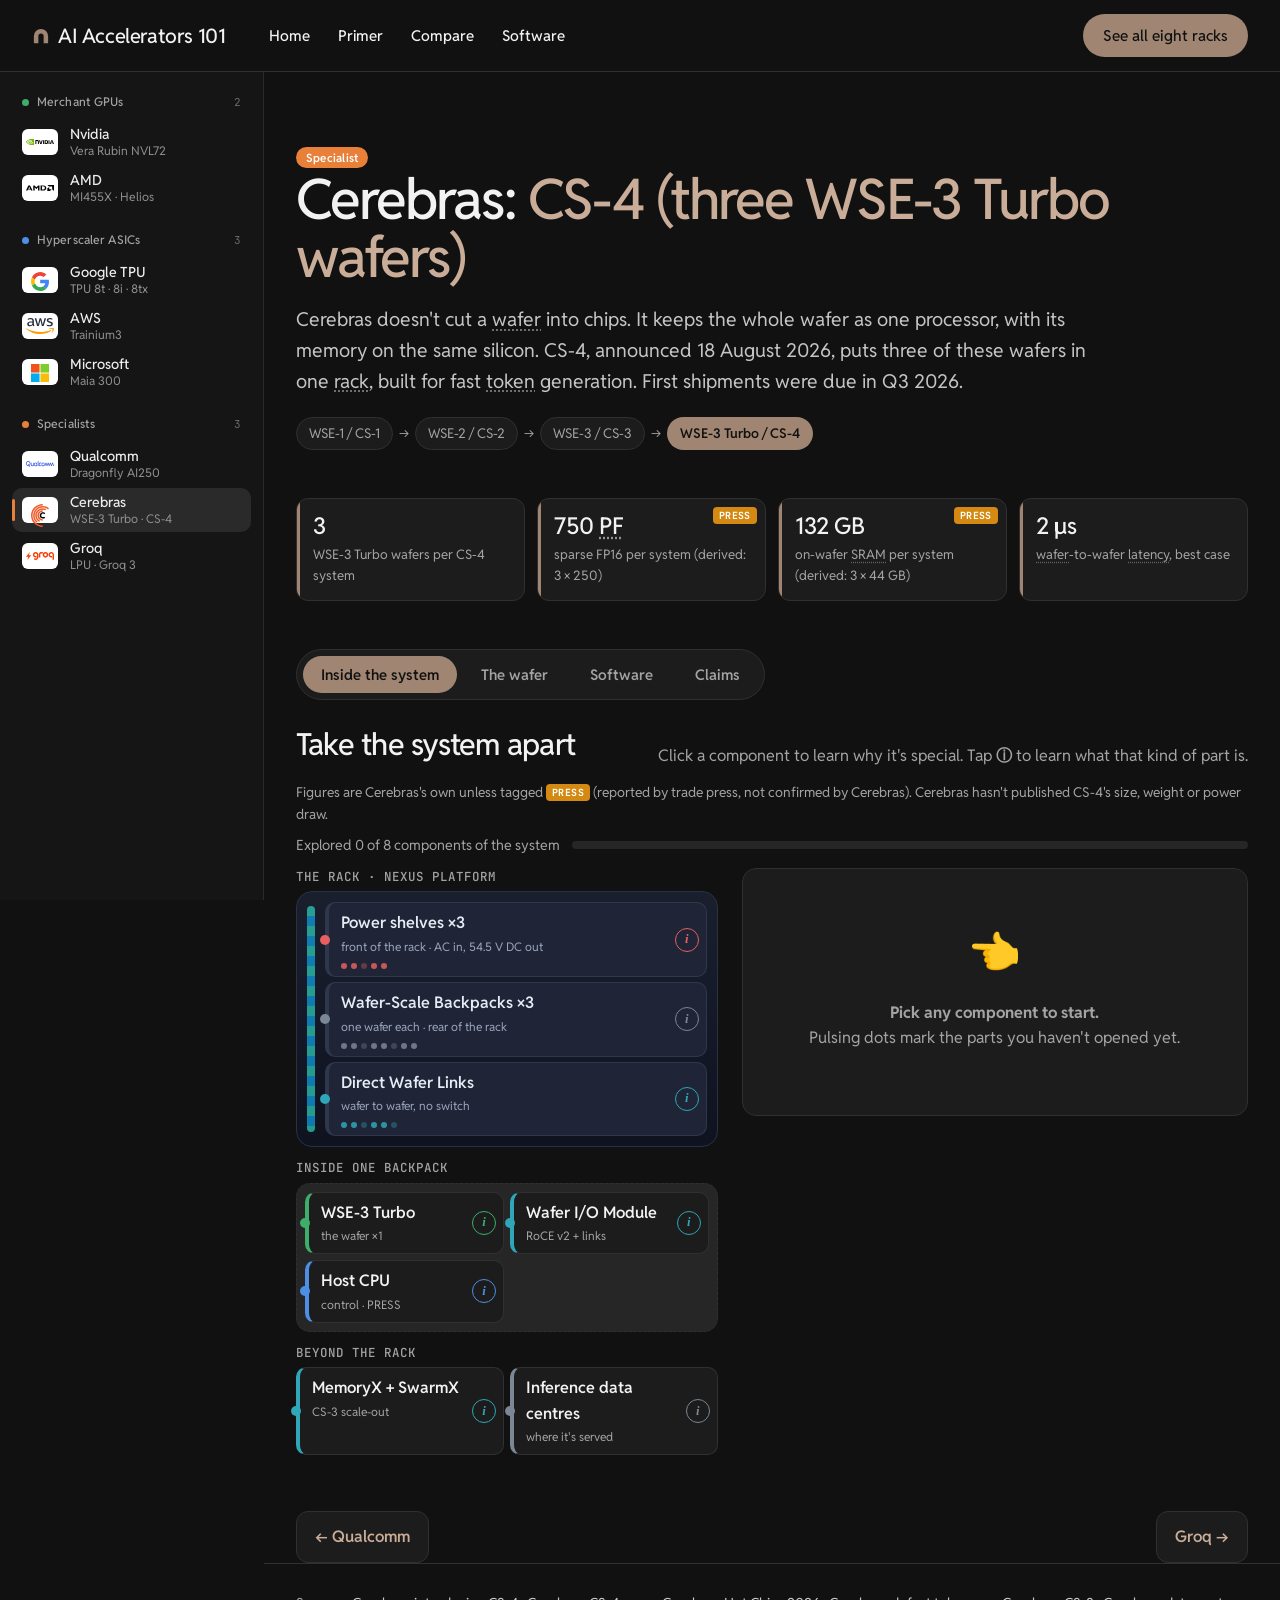
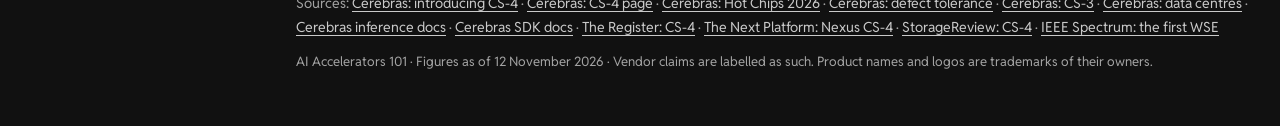
<file: providers/cerebras.html>
<!doctype html>
<html lang="en">
<head>
  <meta charset="utf-8">
  <meta name="viewport" content="width=device-width, initial-scale=1">
  <title>Cerebras CS-4: three WSE-3 Turbo wafers in one rack | AI Accelerators 101</title>
  <meta name="description" content="How Cerebras CS-4 works: three WSE-3 Turbo wafers, each kept whole as one processor with its memory on the same silicon, built for fast token generation.">
  <meta property="og:title" content="Cerebras CS-4: three WSE-3 Turbo wafers in one rack">
  <meta property="og:description" content="How Cerebras CS-4 works: three WSE-3 Turbo wafers, each kept whole as one processor with its memory on the same silicon, built for fast token generation.">
  <meta property="og:type" content="article">
  <link rel="preconnect" href="https://fonts.googleapis.com">
  <link rel="preconnect" href="https://fonts.gstatic.com" crossorigin>
  <link href="https://fonts.googleapis.com/css2?family=Reddit+Sans:wght@400..700&family=JetBrains+Mono:wght@400..500&display=swap" rel="stylesheet">
  <link rel="icon" href="../favicon.svg" type="image/svg+xml">
  <meta name="theme-color" content="#111111">
  <link rel="stylesheet" href="../assets/inner.css">
  <link rel="stylesheet" href="../assets/side.css">
  <style>
    /* cerebras.html only */
    /* Headings re-levelled for a clean outline (rack column h4 -> h3, detail h5 -> h4); same look as before. */
    .rack-col h3 { margin: 12px 0 6px; font: 500 .78rem/1.4 var(--mono); text-transform: uppercase; letter-spacing: .08em; color: var(--muted); }
    .rack-col h3:first-child { margin-top: 0; }
    .part-detail h4 { font: 600 .78rem/1.4 var(--mono); text-transform: uppercase; letter-spacing: .08em; color: var(--muted); margin: 14px 0 8px; }
    .part-detail .why + h4, .part-detail .stats + .detail-split h4 { margin-top: 12px; }
    /* No violet: compute blocks use the accelerator green. */
    .package .part, .package .part[data-role="compute"], .part-detail[data-role="compute"] { --part-color: var(--r-gpu); }
    /* Tabs stick below the fixed header (and the provider row under 1024px). */
    .tabs { top: calc(var(--top-h) + var(--side-row, 0px) + 8px); }
    /* Detail stats wrap to the column width instead of a fixed four. */
    .part-detail .stats { grid-template-columns: repeat(auto-fit, minmax(118px, 1fr)); }
    .explorer > * { min-width: 0; }
    #tab-sw .stats { margin-top: 20px; }
    #tab-sw .note { margin-top: 16px; }
    #tab-sw .legend { margin-top: 12px; }
    /* Chip diagram over its details until the column is wide enough for both. */
    @media (max-width: 1279px) {
      .explorer.die-layout { grid-template-columns: minmax(0, 1fr); }
      .die-layout .detail-col { position: static; max-height: none; overflow: visible; min-height: 0; }
    }
    @media (max-width: 860px) { .explorer { grid-template-columns: minmax(0, 1fr); } }
    /* Wafer schematic */
    .package.cb-wafer { min-width: 0; grid-template-columns: minmax(0, 1fr); grid-template-rows: none; grid-template-areas: none; border-color: var(--camp-spec); background: #15110d; border-radius: 10px; }
    .cb-dies { display: grid; grid-template-columns: repeat(3, minmax(0, 1fr)); gap: 12px; }
    .cb-die { display: grid; gap: 4px; padding: 5px; border: 1px dashed #4a3a28; border-radius: 6px; background: #1a150f; min-width: 0; }
    .cb-die .die-label { color: var(--camp-spec); }
    .cb-pair { display: grid; grid-template-columns: repeat(2, minmax(0, 1fr)); gap: 4px; }
    .cb-die .part:not(:has(.info-btn)) .part-btn { padding-right: 6px; }
    @media (max-width: 640px) {
      .package.cb-wafer { padding: 6px; }
      .cb-dies { gap: 6px; }
      .cb-die { padding: 3px; }
      .cb-pair { grid-template-columns: minmax(0, 1fr); }
    }
  </style>
</head>
<body class="has-side">
  <header class="top">
    <div class="top__bar">
      <a class="skip" href="#main">Skip to content</a>
      <a class="top__logo" href="../index.html"><svg viewBox="0 0 24 24" aria-hidden="true"><path d="M2.5 21.5V12a9.5 9.5 0 0 1 19 0v9.5h-6V12a3.5 3.5 0 0 0-7 0v9.5z"/></svg>AI Accelerators 101</a>
      <nav class="top__links" aria-label="Main"><a href="../index.html">Home</a><a href="../primer.html">Primer</a><a href="../compare.html">Compare</a><a href="../software.html">Software</a></nav>
      <a class="btn top__cta" href="../index.html#racks">See all eight racks</a>
    </div>
  </header>

  <nav class="side" aria-label="Providers">
      <div class="side__group" data-camp="gpu">
        <p class="side__h"><i class="side__dot" aria-hidden="true"></i>Merchant GPUs <small>2</small></p>
        <a class="side__p" href="../providers/nvidia.html"><span class="side__logo"><img src="../assets/icons/nvidia.svg" alt=""></span><b>Nvidia</b><span>Vera Rubin NVL72</span></a>
        <a class="side__p" href="../providers/amd.html"><span class="side__logo"><img src="../assets/icons/amd.svg" alt=""></span><b>AMD</b><span>MI455X · Helios</span></a>
      </div>
      <div class="side__group" data-camp="asic">
        <p class="side__h"><i class="side__dot" aria-hidden="true"></i>Hyperscaler ASICs <small>3</small></p>
        <a class="side__p" href="../providers/google-tpu.html"><span class="side__logo"><img src="../assets/icons/google-icon.svg" alt=""></span><b>Google TPU</b><span>TPU 8t · 8i · 8tx</span></a>
        <a class="side__p" href="../providers/aws.html"><span class="side__logo"><img src="../assets/icons/aws.svg" alt=""></span><b>AWS</b><span>Trainium3</span></a>
        <a class="side__p" href="../providers/microsoft-maia.html"><span class="side__logo"><img src="../assets/icons/microsoft-icon.svg" alt=""></span><b>Microsoft</b><span>Maia 300</span></a>
      </div>
      <div class="side__group" data-camp="spec">
        <p class="side__h"><i class="side__dot" aria-hidden="true"></i>Specialists <small>3</small></p>
        <a class="side__p" href="../providers/qualcomm.html"><span class="side__logo"><img src="../assets/icons/qualcomm.svg" alt=""></span><b>Qualcomm</b><span>Dragonfly AI250</span></a>
        <a class="side__p" href="../providers/cerebras.html" aria-current="page"><span class="side__logo"><img src="../assets/icons/cerebras.svg" alt=""></span><b>Cerebras</b><span>WSE-3 Turbo · CS-4</span></a>
        <a class="side__p" href="../providers/groq.html"><span class="side__logo"><img src="../assets/icons/groq.svg" alt=""></span><b>Groq</b><span>LPU · Groq 3</span></a>
      </div>
    </nav>

  <main class="wrap" id="main">
    <!-- Block 1: Available series -->
    <section class="provider-hero">
      <span class="camp camp-spec">Specialist</span>
      <h1>Cerebras: <span class="grad-text">CS-4 (three WSE-3 Turbo wafers)</span></h1>
      <p class="lede">Cerebras doesn't cut a wafer into chips. It keeps the whole wafer as one processor, with its memory on the same silicon. CS-4, announced 18 August 2026, puts three of these wafers in one rack, built for fast token generation. First shipments were due in Q3 2026.</p>
      <div class="timeline" role="group" aria-label="Available series">
        <span class="gen">WSE-1 / CS-1</span><span class="arrow" aria-hidden="true">→</span>
        <span class="gen">WSE-2 / CS-2</span><span class="arrow" aria-hidden="true">→</span>
        <span class="gen">WSE-3 / CS-3</span><span class="arrow" aria-hidden="true">→</span>
        <span class="gen latest">WSE-3 Turbo / CS-4</span>
      </div>
    </section>

    <!-- Block 2: Latest flagship at a glance -->
    <section>
      <div class="stats">
        <div class="stat"><span class="v">3</span><span class="l">WSE-3 Turbo wafers per CS-4 system</span></div>
        <div class="stat"><span class="v">750 PF</span><span class="l">sparse FP16 per system (derived: 3 × 250)</span><span class="tag tag-verify">PRESS</span></div>
        <div class="stat"><span class="v">132 GB</span><span class="l">on-wafer SRAM per system (derived: 3 × 44 GB)</span><span class="tag tag-verify">PRESS</span></div>
        <div class="stat"><span class="v">2 µs</span><span class="l">wafer-to-wafer latency, best case</span></div>
      </div>
    </section>

    <!-- Blocks 3–6 as tabs -->
    <section>
      <div class="tabs" role="tablist" aria-label="CS-4 sections">
        <button role="tab" aria-selected="true"  aria-controls="tab-hw" id="tab-hw-btn">Inside the system</button>
        <button role="tab" aria-selected="false" aria-controls="tab-chip" id="tab-chip-btn">The wafer</button>
        <button role="tab" aria-selected="false" aria-controls="tab-sw" id="tab-sw-btn">Software</button>
        <button role="tab" aria-selected="false" aria-controls="tab-claims" id="tab-claims-btn">Claims</button>
      </div>

      <!-- ===================== Block 4: Hardware ecosystem ===================== -->
      <div class="tab-panel" id="tab-hw" role="tabpanel" aria-labelledby="tab-hw-btn">
        <div class="section-head">
          <h2>Take the system apart</h2>
          <p>Click a component to learn why it's special. Tap <b role="img" aria-label="the i button">ⓘ</b> to learn what that kind of part is.</p>
        </div>
        <p class="legend">Figures are Cerebras's own unless tagged <span class="tag tag-verify">PRESS</span> (reported by trade press, not confirmed by Cerebras). Cerebras hasn't published CS-4's size, weight or power draw.</p>

        <div data-explorer data-noun="components of the system">
          <div class="explorer-progress"><span class="count"></span><div class="bar"><span></span></div></div>

          <div class="explorer">
            <!-- ---------- Left: the rack ---------- -->
            <div class="rack-col">
              <h3>The rack · Nexus platform</h3>
              <div class="rack-frame">
                <div class="part" data-part="power" data-role="power">
                  <button class="part-btn"><span class="n">Power shelves ×3</span><span class="s">front of the rack · AC in, 54.5 V DC out</span><span class="leds"><i></i><i></i><i></i><i></i><i></i></span></button>
                  <button class="info-btn" popovertarget="cb-concept-power" aria-label="What is power delivery?">i</button>
                </div>
                <div class="part" data-part="backpack" data-role="tray">
                  <button class="part-btn"><span class="n">Wafer-Scale Backpacks ×3</span><span class="s">one wafer each · rear of the rack</span><span class="leds"><i></i><i></i><i></i><i></i><i></i><i></i><i></i><i></i></span></button>
                  <button class="info-btn" popovertarget="cb-concept-cooling" aria-label="What is liquid cooling?">i</button>
                </div>
                <div class="part" data-part="dwl" data-role="net">
                  <button class="part-btn"><span class="n">Direct Wafer Links</span><span class="s">wafer to wafer, no switch</span><span class="leds"><i></i><i></i><i></i><i></i><i></i><i></i></span></button>
                  <button class="info-btn" popovertarget="cb-concept-scaleout" aria-label="What is a scale-out network?">i</button>
                </div>
              </div>

              <h3>Inside one backpack</h3>
              <div class="tray-zoom">
                <div class="part" data-part="wafer" data-role="gpu">
                  <button class="part-btn"><span class="n">WSE-3 Turbo</span><span class="s">the wafer ×1</span></button>
                  <button class="info-btn" popovertarget="cb-concept-wafer" aria-label="What is wafer-scale integration?">i</button>
                </div>
                <div class="part" data-part="wio" data-role="net">
                  <button class="part-btn"><span class="n">Wafer I/O Module</span><span class="s">RoCE v2 + links</span></button>
                  <button class="info-btn" popovertarget="cb-concept-rdma" aria-label="What is RoCE and RDMA?">i</button>
                </div>
                <div class="part" data-part="host" data-role="cpu">
                  <button class="part-btn"><span class="n">Host CPU</span><span class="s">control · PRESS</span></button>
                  <button class="info-btn" popovertarget="cb-concept-host" aria-label="What is a host CPU?">i</button>
                </div>
              </div>

              <h3>Beyond the rack</h3>
              <div class="beyond">
                <div class="part" data-part="memx" data-role="net">
                  <button class="part-btn"><span class="n">MemoryX + SwarmX</span><span class="s">CS-3 scale-out</span></button>
                  <button class="info-btn" popovertarget="cb-concept-streaming" aria-label="What is weight streaming?">i</button>
                </div>
                <div class="part" data-part="dc" data-role="tray">
                  <button class="part-btn"><span class="n">Inference data centres</span><span class="s">where it's served</span></button>
                  <button class="info-btn" popovertarget="cb-concept-decode" aria-label="What is prefill and decode?">i</button>
                </div>
              </div>
            </div>

            <!-- ---------- Right: detail panels ---------- -->
            <div class="detail-col">
              <div class="card empty-detail">
                <div class="big" aria-hidden="true">👈</div>
                <p><strong>Pick any component to start.</strong><br>Pulsing dots mark the parts you haven't opened yet.</p>
              </div>

              <article class="part-detail card" data-detail="power" data-role="power" hidden>
                <span class="role">Rack infrastructure <button class="info-btn inline" popovertarget="cb-concept-power" aria-label="What is power delivery?">i</button></span>
                <h3>Power shelves</h3>
                <div class="count">×3 at the front of each Nexus rack <span class="tag tag-verify">PRESS</span></div>
                <p class="why"><strong>Why it's special:</strong> a GPU board sends power through about 50 mm of circuit board before it reaches the chip. Cerebras says CS-4 converts power about 0.5 mm from the wafer, 100× closer, with no circuit board in the final path. That lets it feed the wafer twice the power it got before, which is how the same silicon runs faster.</p>
                <h4>Key numbers</h4>
                <div class="stats">
                  <div class="stat"><span class="v">0.5 mm</span><span class="l">converter to wafer (GPU boards: ~50 mm)</span></div>
                  <div class="stat"><span class="v">2×</span><span class="l">power into each wafer vs WSE-3</span></div>
                  <div class="stat"><span class="v">54.5 V</span><span class="l">DC output; up to 277 V AC in</span></div>
                  <div class="stat"><span class="v">120–140 kW</span><span class="l">rack power: The Register's estimate</span><span class="tag tag-verify">PRESS</span></div>
                </div>
                <div class="detail-split">
                  <div>
                    <h4>What it does here</h4>
                    <ul>
                      <li>Each backpack can draw from up to 30 air-cooled AC/DC modules, each with its own 30 A breaker.</li>
                      <li>Spare modules are built in: 5+1, 4+1, 3+1 or 4+2 layouts.</li>
                      <li>Up to six AC feeds enter at the top of the rack. Cerebras hasn't published a rack power figure.</li>
                    </ul>
                  </div>
                  <div>
                    <h4>Connects to</h4>
                    <div class="links-to"><button data-goto="backpack">Backpacks</button><button data-goto="wafer">The wafer</button></div>
                  </div>
                </div>
                <div class="detail-nav"><button class="btn btn-ghost" data-step="-1"><span aria-hidden="true">←</span> Previous</button><button class="btn" data-step="1">Next part <span aria-hidden="true">→</span></button></div>
              </article>

              <article class="part-detail card" data-detail="backpack" data-role="tray" hidden>
                <span class="role">Building block <button class="info-btn inline" popovertarget="cb-concept-cooling" aria-label="What is liquid cooling?">i</button></span>
                <h3>Wafer-Scale Backpack</h3>
                <div class="count">×3 per rack · one wafer in each · mounted vertically at the rear</div>
                <p class="why"><strong>Why it's special:</strong> one self-contained module holds the wafer, power conversion, direct liquid cooling, high-speed I/O and control electronics. Backpacks drop into a rack on site once the front power rack is installed, and Cerebras says that cuts deployment "from days to hours". It also lets power, cooling and I/O be upgraded one at a time.</p>
                <h4>Key numbers</h4>
                <div class="stats">
                  <div class="stat"><span class="v">3</span><span class="l">backpacks per rack</span></div>
                  <div class="stat"><span class="v">50%</span><span class="l">fewer components than before</span></div>
                  <div class="stat"><span class="v">60%</span><span class="l">more automated assembly</span></div>
                  <div class="stat"><span class="v">~100 lb</span><span class="l">per backpack: estimate</span><span class="tag tag-verify">PRESS</span></div>
                </div>
                <div class="detail-split">
                  <div>
                    <h4>What it does here</h4>
                    <ul>
                      <li>Each backpack has its own water loop with flow metering, dry quick-disconnect valves, and leak and condensation sensors that can cut power.</li>
                      <li>Flow rates and temperatures aren't published.</li>
                      <li>The Register estimates about 46 kW per backpack <span class="tag tag-verify">PRESS</span>.</li>
                    </ul>
                  </div>
                  <div>
                    <h4>Look inside</h4>
                    <div class="links-to"><button data-goto="wafer">WSE-3 Turbo</button><button data-goto="wio">I/O module</button><button data-goto="host">Host CPU</button><button data-goto="power">Power shelves</button></div>
                  </div>
                </div>
                <div class="detail-nav"><button class="btn btn-ghost" data-step="-1"><span aria-hidden="true">←</span> Previous</button><button class="btn" data-step="1">Next part <span aria-hidden="true">→</span></button></div>
              </article>

              <article class="part-detail card" data-detail="dwl" data-role="net" hidden>
                <span class="role">Wafer-to-wafer network <button class="info-btn inline" popovertarget="cb-concept-scaleout" aria-label="What is a scale-out network?">i</button></span>
                <h3>Direct Wafer Links</h3>
                <div class="count">Proprietary · within and across racks · no switch in between</div>
                <p class="why"><strong>Why it's special:</strong> GPU racks need switch chips to join their processors. Cerebras wires wafers straight to each other, so a message takes as little as 2 µs. That matters because a model too big for one wafer is split across several, and every token has to cross the links.</p>
                <h4>Key numbers</h4>
                <div class="stats">
                  <div class="stat"><span class="v">2 µs</span><span class="l">wafer to wafer, as low as</span></div>
                  <div class="stat"><span class="v">2.4 Tb/s</span><span class="l">off-wafer per wafer (7.2 per system, derived)</span></div>
                  <div class="stat"><span class="v">5 → 2 µs</span><span class="l">latency vs the previous generation</span><span class="tag tag-verify">PRESS</span></div>
                </div>
                <div class="detail-split">
                  <div>
                    <h4>What it does here</h4>
                    <ul>
                      <li>Carries activations between wafers when one model is pipelined across several.</li>
                      <li>The Register reports a 2D torus layout with no mandatory switches <span class="tag tag-verify">PRESS</span>.</li>
                      <li>Standard Ethernet (RoCE v2) is also supported, with possibly higher latency <span class="tag tag-verify">PRESS</span>.</li>
                    </ul>
                  </div>
                  <div>
                    <h4>Connects to</h4>
                    <div class="links-to"><button data-goto="wio">Wafer I/O Module</button><button data-goto="wafer">The wafer</button></div>
                  </div>
                </div>
                <div class="detail-nav"><button class="btn btn-ghost" data-step="-1"><span aria-hidden="true">←</span> Previous</button><button class="btn" data-step="1">Next part <span aria-hidden="true">→</span></button></div>
              </article>

              <article class="part-detail card" data-detail="wafer" data-role="gpu" hidden>
                <span class="role">Accelerator <button class="info-btn inline" popovertarget="cb-concept-wafer" aria-label="What is wafer-scale integration?">i</button></span>
                <h3>WSE-3 Turbo</h3>
                <div class="count">×3 per system · 4 trillion transistors · TSMC 5nm <span class="tag tag-verify">PRESS</span></div>
                <p class="why"><strong>Why it's special:</strong> it's one processor the size of a wafer, about 57× the area of Nvidia's 814 mm² H100 die (derived). Turbo keeps the same 900,000 cores and the same silicon design as WSE-3. It gets twice the power and, per Cerebras, twice the speed. The Register estimates the clock went from about 1.4 to 2.8 GHz <span class="tag tag-verify">PRESS</span>.</p>
                <h4>Key numbers (per wafer)</h4>
                <div class="stats">
                  <div class="stat"><span class="v">46,225 mm²</span><span class="l">area (≈ 215 × 215 mm, derived)</span></div>
                  <div class="stat"><span class="v">250 PF</span><span class="l">AI compute (WSE-3: 125); "sparse FP16" per press</span></div>
                  <div class="stat"><span class="v">44 GB</span><span class="l">on-wafer SRAM, same as WSE-3</span><span class="tag tag-verify">PRESS</span></div>
                  <div class="stat"><span class="v">43.2 PB/s</span><span class="l">memory bandwidth (WSE-3: 21.6 <span class="tag tag-verify">PRESS</span>)</span></div>
                </div>
                <div class="detail-split">
                  <div>
                    <h4>What it does here</h4>
                    <ul>
                      <li>Holds the model's working weights in SRAM next to the cores, so no off-chip memory is read. The Register thinks the peak bandwidth is theoretical <span class="tag tag-verify">PRESS</span>.</li>
                      <li>The trade-off: 44 GB per wafer is about 6.5× less than a Rubin GPU's 288 GB (derived), so big models use several wafers.</li>
                      <li>Open "The wafer" tab for the blocks on it.</li>
                    </ul>
                  </div>
                  <div>
                    <h4>Connects to</h4>
                    <div class="links-to"><button data-goto="wio">Wafer I/O Module</button><button data-goto="host">Host CPU</button><button data-goto="power">Power shelves</button></div>
                  </div>
                </div>
                <div class="detail-nav"><button class="btn btn-ghost" data-step="-1"><span aria-hidden="true">←</span> Previous</button><button class="btn" data-step="1">Next part <span aria-hidden="true">→</span></button></div>
              </article>

              <article class="part-detail card" data-detail="wio" data-role="net" hidden>
                <span class="role">I/O subsystem <button class="info-btn inline" popovertarget="cb-concept-rdma" aria-label="What is RoCE and RDMA?">i</button></span>
                <h3>Wafer I/O Module</h3>
                <div class="count">New in CS-4 · programmable · extends the fabric from the wafer edges</div>
                <p class="why"><strong>Why it's special:</strong> it is the one door out of the wafer. It doubles I/O bandwidth and cuts latency versus CS-3, and it speaks two languages: Direct Wafer Links to other wafers, and standard RoCE v2 Ethernet to everything else, including other vendors' machines.</p>
                <h4>Key numbers</h4>
                <div class="stats">
                  <div class="stat"><span class="v">2.4 Tb/s</span><span class="l">per wafer (CS-3: 1.2) <span class="tag tag-verify">PRESS</span></span></div>
                  <div class="stat"><span class="v">2 µs</span><span class="l">wafer to wafer, as low as</span></div>
                  <div class="stat"><span class="v">RoCE v2</span><span class="l">RDMA over Ethernet</span></div>
                </div>
                <div class="detail-split">
                  <div>
                    <h4>What it does here</h4>
                    <ul>
                      <li>Joins CS-4 to the GPUs or other chips that handle the prompt (prefill) in a split serving setup.</li>
                      <li>Reportedly works with Arista for scale-out and front-end networking <span class="tag tag-verify">PRESS</span>.</li>
                      <li>Cerebras hasn't published port counts or speeds.</li>
                    </ul>
                  </div>
                  <div>
                    <h4>Connects to</h4>
                    <div class="links-to"><button data-goto="wafer">The wafer</button><button data-goto="dwl">Direct Wafer Links</button><button data-goto="dc">Data centres</button></div>
                  </div>
                </div>
                <div class="detail-nav"><button class="btn btn-ghost" data-step="-1"><span aria-hidden="true">←</span> Previous</button><button class="btn" data-step="1">Next part <span aria-hidden="true">→</span></button></div>
              </article>

              <article class="part-detail card" data-detail="host" data-role="cpu" hidden>
                <span class="role">Host / control <button class="info-btn inline" popovertarget="cb-concept-host" aria-label="What is a host CPU?">i</button></span>
                <h3>Host CPU and control electronics</h3>
                <div class="count">In each backpack · a reported AMD EPYC <span class="tag tag-verify">PRESS</span></div>
                <p class="why"><strong>Why it's special:</strong> mostly that it's small. The wafer does the maths on its own, so the host only boots the system, handles requests and runs control software. Cerebras names "control electronics" inside each backpack but hasn't named the CPU. The Next Platform reports it as an AMD EPYC.</p>
                <h4>Key numbers</h4>
                <div class="stats">
                  <div class="stat"><span class="v">1</span><span class="l">per backpack (reported)</span><span class="tag tag-verify">PRESS</span></div>
                  <div class="stat"><span class="v">Unknown</span><span class="l">model, core count, memory</span></div>
                </div>
                <div class="detail-split">
                  <div>
                    <h4>What it does here</h4>
                    <ul>
                      <li>Runs the operating system and the software that feeds the wafer.</li>
                      <li>Cerebras hasn't documented its link to the wafer.</li>
                    </ul>
                  </div>
                  <div>
                    <h4>Connects to</h4>
                    <div class="links-to"><button data-goto="wafer">The wafer</button><button data-goto="wio">I/O module</button></div>
                  </div>
                </div>
                <div class="detail-nav"><button class="btn btn-ghost" data-step="-1"><span aria-hidden="true">←</span> Previous</button><button class="btn" data-step="1">Next part <span aria-hidden="true">→</span></button></div>
              </article>

              <article class="part-detail card" data-detail="memx" data-role="net" hidden>
                <span class="role">Cluster fabric (CS-3 era) <button class="info-btn inline" popovertarget="cb-concept-streaming" aria-label="What is weight streaming?">i</button></span>
                <h3>MemoryX + SwarmX</h3>
                <div class="count">Documented for CS-3 · no CS-4 source mentions them</div>
                <p class="why"><strong>Why it's special:</strong> for training, CS-3 keeps a model's weights off the wafer in a MemoryX box and streams them in layer by layer, while SwarmX spreads them across many systems. The result: model size is limited by MemoryX, not by 44 GB of SRAM. For CS-4 inference, Cerebras instead describes pipelining a model across wafers. Whether MemoryX and SwarmX are used with CS-4 isn't stated.</p>
                <h4>Key numbers (CS-3)</h4>
                <div class="stats">
                  <div class="stat"><span class="v">1,200 TB</span><span class="l">MemoryX, largest option</span></div>
                  <div class="stat"><span class="v">2,048</span><span class="l">CS-3 systems linked by SwarmX, up to</span></div>
                  <div class="stat"><span class="v">~23 kW</span><span class="l">one CS-3 at peak</span></div>
                </div>
                <div class="detail-split">
                  <div>
                    <h4>How big models fit</h4>
                    <ul>
                      <li>Streaming: weights live off-wafer, activations stay on it.</li>
                      <li>Pipelining (CS-4 inference): layers sit on different wafers. Heavy traffic stays inside each wafer, and mostly activations cross between wafers.</li>
                    </ul>
                  </div>
                  <div>
                    <h4>Connects to</h4>
                    <div class="links-to"><button data-goto="wafer">The wafer</button><button data-goto="dwl">Direct Wafer Links</button></div>
                  </div>
                </div>
                <div class="detail-nav"><button class="btn btn-ghost" data-step="-1"><span aria-hidden="true">←</span> Previous</button><button class="btn" data-step="1">Next part <span aria-hidden="true">→</span></button></div>
              </article>

              <article class="part-detail card" data-detail="dc" data-role="tray" hidden>
                <span class="role">Where it runs <button class="info-btn inline" popovertarget="cb-concept-decode" aria-label="What is prefill and decode?">i</button></span>
                <h3>Cerebras inference data centres</h3>
                <div class="count">Cloud service and on-premises</div>
                <p class="why"><strong>Why it's special:</strong> Cerebras sells speed mainly as a cloud service, not just as boxes. It positions CS-4 for the decode step, which writes out the answer. The prompt-reading step (prefill) can run elsewhere: Cerebras names GPUs, AMD Helios and AWS Trainium.</p>
                <h4>Key numbers (March 2025 plan)</h4>
                <div class="stats">
                  <div class="stat"><span class="v">300+</span><span class="l">CS-3 systems planned in Oklahoma City</span></div>
                  <div class="stat"><span class="v">40M</span><span class="l">Llama 70B tokens/s planned, all new sites</span></div>
                  <div class="stat"><span class="v">~85%</span><span class="l">of capacity in the US</span></div>
                </div>
                <div class="detail-split">
                  <div>
                    <h4>Sites named</h4>
                    <ul>
                      <li>Santa Clara, Stockton and Dallas were online by then. Minneapolis, Oklahoma City (with Scale Datacenter) and Montreal (with Enovum) were planned for 2025, plus Europe.</li>
                      <li>These are 2025 plans. Today's status isn't verified here.</li>
                    </ul>
                  </div>
                  <div>
                    <h4>Connects to</h4>
                    <div class="links-to"><button data-goto="wio">Wafer I/O Module</button><button data-goto="memx">MemoryX + SwarmX</button></div>
                  </div>
                </div>
                <div class="detail-nav"><button class="btn btn-ghost" data-step="-1"><span aria-hidden="true">←</span> Previous</button><button class="btn" data-step="1">Back to start <span aria-hidden="true">→</span></button></div>
              </article>
            </div>
          </div>

          <!-- ===================== Concept cards (ⓘ) ===================== -->
          <div class="concept" id="cb-concept-power" popover>
            <div class="concept-head"><span class="eyebrow">Concept</span><h4>Power delivery close to the chip</h4></div>
            <button class="close" popovertarget="cb-concept-power" popovertargetaction="hide" aria-label="Close">×</button>
            <div class="concept-body">
              <p>Chips run on low voltage and huge current. Every millimetre that current travels wastes some of it as heat and lets the voltage sag. So the closer the power converter sits to the chip, the less is lost.</p>
              <p>A wafer-sized chip makes this harder: power can't just arrive at the edge, because the middle would be starved. It has to come in from behind, across the whole face.</p>
              <div class="analogy"><b>Analogy:</b> watering a lawn. A hose at one corner leaves the far side dry; a sprinkler over every patch doesn't.</div>
            </div>
          </div>

          <div class="concept" id="cb-concept-cooling" popover>
            <div class="concept-head"><span class="eyebrow">Concept</span><h4>Liquid cooling</h4></div>
            <button class="close" popovertarget="cb-concept-cooling" popovertargetaction="hide" aria-label="Close">×</button>
            <div class="concept-body">
              <p>Almost all the power a chip uses becomes heat. Water carries far more heat than air, so <b>direct liquid cooling</b> pumps water through a metal <b>cold plate</b> pressed against the chip.</p>
              <p>A wafer produces heat over a huge area, so Cerebras puts the water on one face of the wafer and the power on the other.</p>
              <div class="analogy"><b>Analogy:</b> a car radiator. Air alone can't cool a racing engine; a loop of liquid can.</div>
            </div>
          </div>

          <div class="concept" id="cb-concept-scaleout" popover>
            <div class="concept-head"><span class="eyebrow">Concept</span><h4>Scale-out, with or without switches</h4></div>
            <button class="close" popovertarget="cb-concept-scaleout" popovertargetaction="hide" aria-label="Close">×</button>
            <div class="concept-body">
              <p><b>Scale-out</b> means joining many machines so they work on one model. Normally each machine plugs into a <b>switch</b>, a box that routes traffic. Switches add cost, power and a little delay.</p>
              <p>A <b>switch-free</b> design wires machines directly to their neighbours. It saves the hop, but each machine must carry the routing itself.</p>
              <div class="analogy"><b>Analogy:</b> a roundabout versus a signalled junction. Neighbours pass straight through; nothing has to wait for a light.</div>
            </div>
          </div>

          <div class="concept" id="cb-concept-wafer" popover>
            <div class="concept-head"><span class="eyebrow">Concept</span><h4>Wafer-scale integration and the reticle limit</h4></div>
            <button class="close" popovertarget="cb-concept-wafer" popovertargetaction="hide" aria-label="Close">×</button>
            <div class="concept-body">
              <p>Chips are printed on a wafer, a thin disc of silicon, through a mask. One exposure covers a small area, the <b>reticle limit</b>, about 800 mm² or a bit more. Normally the wafer is then cut into many small chips. The biggest GPU dies sit at that limit.</p>
              <p><b>Wafer-scale integration</b> skips the cutting. Cerebras keeps a whole square of wafer, 46,225 mm², as one processor.</p>
              <div class="analogy"><b>Analogy:</b> a sheet of stamps. Everyone else tears it into single stamps; Cerebras uses the whole sheet as one stamp.</div>
            </div>
          </div>

          <div class="concept" id="cb-concept-rdma" popover>
            <div class="concept-head"><span class="eyebrow">Concept</span><h4>What are RoCE v2 and RDMA?</h4></div>
            <button class="close" popovertarget="cb-concept-rdma" popovertargetaction="hide" aria-label="Close">×</button>
            <div class="concept-body">
              <p><b>RDMA</b> lets one machine write straight into another's memory without involving either CPU. <b>RoCE v2</b> carries RDMA over ordinary Ethernet, so a system can talk to standard data-centre networks.</p>
              <div class="analogy"><b>Analogy:</b> couriers who drop a parcel on your desk, instead of handing it to reception to pass along.</div>
            </div>
          </div>

          <div class="concept" id="cb-concept-host" popover>
            <div class="concept-head"><span class="eyebrow">Concept</span><h4>What is a host CPU?</h4></div>
            <button class="close" popovertarget="cb-concept-host" popovertargetaction="hide" aria-label="Close">×</button>
            <div class="concept-body">
              <p>Accelerators can't run an operating system. A <b>host CPU</b> boots the machine, accepts requests, sets up the work and handles everything that isn't matrix maths.</p>
              <div class="analogy"><b>Analogy:</b> the receptionist who takes the call and passes it to the specialist.</div>
            </div>
          </div>

          <div class="concept" id="cb-concept-streaming" popover>
            <div class="concept-head"><span class="eyebrow">Concept</span><h4>Weight streaming and pipelining</h4></div>
            <button class="close" popovertarget="cb-concept-streaming" popovertargetaction="hide" aria-label="Close">×</button>
            <div class="concept-body">
              <p>A model's <b>weights</b> are its learned numbers. If they don't fit in a chip's memory, there are two ways out.</p>
              <p><b>Weight streaming</b> keeps weights in a separate store and feeds them to the chip layer by layer. <b>Pipelining</b> gives each chip its own layers and passes the in-progress results down the line.</p>
              <div class="analogy"><b>Analogy:</b> streaming is one cook fetching ingredients from a pantry as each step needs them. Pipelining is an assembly line, one station per step.</div>
            </div>
          </div>

          <div class="concept" id="cb-concept-decode" popover>
            <div class="concept-head"><span class="eyebrow">Concept</span><h4>Prefill and decode</h4></div>
            <button class="close" popovertarget="cb-concept-decode" popovertargetaction="hide" aria-label="Close">×</button>
            <div class="concept-body">
              <p>An AI answer has two phases. <b>Prefill</b> reads your whole prompt at once, which is heavy on maths. <b>Decode</b> then writes the answer one token at a time, and each token needs the whole model's weights read again, so memory speed is the limit.</p>
              <p>Cerebras's on-wafer SRAM targets decode. That is why it pitches CS-4 alongside other chips doing prefill.</p>
              <div class="analogy"><b>Analogy:</b> reading a question carefully (prefill), then answering aloud one word at a time (decode).</div>
            </div>
          </div>
        </div>
      </div>

      <!-- ===================== Block 3: The wafer ===================== -->
      <div class="tab-panel" id="tab-chip" role="tabpanel" aria-labelledby="tab-chip-btn" hidden>
        <div class="section-head">
          <h2>Inside the wafer</h2>
          <p>Click any block. Tap <b role="img" aria-label="the i button">ⓘ</b> to learn what that block is.</p>
        </div>
        <p class="legend">Illustrative sketch, not a die photo and not to scale. The real wafer is a square of identical die-sized regions; the grid and block sizes here are made up. Figures are Cerebras's own unless tagged <span class="tag tag-verify">PRESS</span>.</p>

        <div data-explorer data-noun="blocks on the wafer">
          <div class="explorer-progress"><span class="count"></span><div class="bar"><span></span></div></div>

          <div class="explorer die-layout">
            <div>
              <div class="die-scroll">
                <div class="package wafer cb-wafer" role="group" aria-label="Wafer schematic (illustrative)">
                  <div class="part" data-part="io" data-role="io">
                    <button class="part-btn"><span class="n">Wafer edge I/O</span><span class="s">top edge</span></button>
                    <button class="info-btn" popovertarget="cb-concept-edge" aria-label="What is edge I/O?">i</button>
                  </div>
                  <div class="cb-dies">
                    <div class="cb-die">
                      <div class="die-label">Die region</div>
                      <div class="part" data-part="cores" data-role="compute">
                        <button class="part-btn"><span class="n">AI cores + SRAM</span></button>
                          <button class="info-btn" popovertarget="cb-concept-sram" aria-label="What is on-chip SRAM?">i</button>
                      </div>
                      <div class="cb-pair">
                        <div class="part" data-part="mesh" data-role="sched">
                          <button class="part-btn"><span class="n">2D mesh</span></button>
                          <button class="info-btn" popovertarget="cb-concept-mesh" aria-label="What is a 2D mesh?">i</button>
                        </div>
                        <div class="part" data-part="spare" data-role="sec">
                          <button class="part-btn"><span class="n">Spare cores</span></button>
                          <button class="info-btn" popovertarget="cb-concept-yield" aria-label="What is yield?">i</button>
                        </div>
                      </div>
                      <div class="part" data-part="scribe" data-role="cache">
                        <button class="part-btn"><span class="n"><span aria-hidden="true">↔</span> Scribe-line links</span></button>
                          <button class="info-btn" popovertarget="cb-concept-scribe" aria-label="What are scribe lines?">i</button>
                      </div>
                    </div>
                    <div class="cb-die">
                      <div class="die-label">Die region</div>
                      <div class="part" data-part="cores" data-role="compute">
                        <button class="part-btn"><span class="n">AI cores + SRAM</span></button>
                      </div>
                      <div class="cb-pair">
                        <div class="part" data-part="mesh" data-role="sched">
                          <button class="part-btn"><span class="n">2D mesh</span></button>
                        </div>
                        <div class="part" data-part="spare" data-role="sec">
                          <button class="part-btn"><span class="n">Spare cores</span></button>
                        </div>
                      </div>
                      <div class="part" data-part="scribe" data-role="cache">
                        <button class="part-btn"><span class="n"><span aria-hidden="true">↔</span> Scribe-line links</span></button>
                      </div>
                    </div>
                    <div class="cb-die">
                      <div class="die-label">Die region</div>
                      <div class="part" data-part="cores" data-role="compute">
                        <button class="part-btn"><span class="n">AI cores + SRAM</span></button>
                      </div>
                      <div class="cb-pair">
                        <div class="part" data-part="mesh" data-role="sched">
                          <button class="part-btn"><span class="n">2D mesh</span></button>
                        </div>
                        <div class="part" data-part="spare" data-role="sec">
                          <button class="part-btn"><span class="n">Spare cores</span></button>
                        </div>
                      </div>
                      <div class="part" data-part="scribe" data-role="cache">
                        <button class="part-btn"><span class="n"><span aria-hidden="true">↔</span> Scribe-line links</span></button>
                      </div>
                    </div>
                    <div class="cb-die">
                      <div class="die-label">Die region</div>
                      <div class="part" data-part="cores" data-role="compute">
                        <button class="part-btn"><span class="n">AI cores + SRAM</span></button>
                      </div>
                      <div class="cb-pair">
                        <div class="part" data-part="mesh" data-role="sched">
                          <button class="part-btn"><span class="n">2D mesh</span></button>
                        </div>
                        <div class="part" data-part="spare" data-role="sec">
                          <button class="part-btn"><span class="n">Spare cores</span></button>
                        </div>
                      </div>
                      <div class="part" data-part="scribe" data-role="cache">
                        <button class="part-btn"><span class="n"><span aria-hidden="true">↔</span> Scribe-line links</span></button>
                      </div>
                    </div>
                    <div class="cb-die">
                      <div class="die-label">Die region</div>
                      <div class="part" data-part="cores" data-role="compute">
                        <button class="part-btn"><span class="n">AI cores + SRAM</span></button>
                      </div>
                      <div class="cb-pair">
                        <div class="part" data-part="mesh" data-role="sched">
                          <button class="part-btn"><span class="n">2D mesh</span></button>
                        </div>
                        <div class="part" data-part="spare" data-role="sec">
                          <button class="part-btn"><span class="n">Spare cores</span></button>
                        </div>
                      </div>
                      <div class="part" data-part="scribe" data-role="cache">
                        <button class="part-btn"><span class="n"><span aria-hidden="true">↔</span> Scribe-line links</span></button>
                      </div>
                    </div>
                    <div class="cb-die">
                      <div class="die-label">Die region</div>
                      <div class="part" data-part="cores" data-role="compute">
                        <button class="part-btn"><span class="n">AI cores + SRAM</span></button>
                      </div>
                      <div class="cb-pair">
                        <div class="part" data-part="mesh" data-role="sched">
                          <button class="part-btn"><span class="n">2D mesh</span></button>
                        </div>
                        <div class="part" data-part="spare" data-role="sec">
                          <button class="part-btn"><span class="n">Spare cores</span></button>
                        </div>
                      </div>
                      <div class="part" data-part="scribe" data-role="cache">
                        <button class="part-btn"><span class="n"><span aria-hidden="true">↔</span> Scribe-line links</span></button>
                      </div>
                    </div>
                    <div class="cb-die">
                      <div class="die-label">Die region</div>
                      <div class="part" data-part="cores" data-role="compute">
                        <button class="part-btn"><span class="n">AI cores + SRAM</span></button>
                      </div>
                      <div class="cb-pair">
                        <div class="part" data-part="mesh" data-role="sched">
                          <button class="part-btn"><span class="n">2D mesh</span></button>
                        </div>
                        <div class="part" data-part="spare" data-role="sec">
                          <button class="part-btn"><span class="n">Spare cores</span></button>
                        </div>
                      </div>
                      <div class="part" data-part="scribe" data-role="cache">
                        <button class="part-btn"><span class="n"><span aria-hidden="true">↔</span> Scribe-line links</span></button>
                      </div>
                    </div>
                    <div class="cb-die">
                      <div class="die-label">Die region</div>
                      <div class="part" data-part="cores" data-role="compute">
                        <button class="part-btn"><span class="n">AI cores + SRAM</span></button>
                      </div>
                      <div class="cb-pair">
                        <div class="part" data-part="mesh" data-role="sched">
                          <button class="part-btn"><span class="n">2D mesh</span></button>
                        </div>
                        <div class="part" data-part="spare" data-role="sec">
                          <button class="part-btn"><span class="n">Spare cores</span></button>
                        </div>
                      </div>
                      <div class="part" data-part="scribe" data-role="cache">
                        <button class="part-btn"><span class="n"><span aria-hidden="true">↔</span> Scribe-line links</span></button>
                      </div>
                    </div>
                    <div class="cb-die">
                      <div class="die-label">Die region</div>
                      <div class="part" data-part="cores" data-role="compute">
                        <button class="part-btn"><span class="n">AI cores + SRAM</span></button>
                      </div>
                      <div class="cb-pair">
                        <div class="part" data-part="mesh" data-role="sched">
                          <button class="part-btn"><span class="n">2D mesh</span></button>
                        </div>
                        <div class="part" data-part="spare" data-role="sec">
                          <button class="part-btn"><span class="n">Spare cores</span></button>
                        </div>
                      </div>
                      <div class="part" data-part="scribe" data-role="cache">
                        <button class="part-btn"><span class="n"><span aria-hidden="true">↔</span> Scribe-line links</span></button>
                      </div>
                    </div>
                  </div>
                  <div class="part" data-part="io" data-role="io"><button class="part-btn"><span class="n">Wafer edge I/O</span><span class="s">bottom edge</span></button></div>
                  <div class="part" data-part="power" data-role="mem">
                    <button class="part-btn"><span class="n">Power in from behind · water from the front</span><span class="s">whole-face delivery</span></button>
                    <button class="info-btn" popovertarget="cb-concept-vertical" aria-label="How is a wafer powered and cooled?">i</button>
                  </div>
                </div>
              </div>
              <p class="die-caption">Nine die-sized regions shown. Gaps between them are scribe lines, crossed by wiring.</p>
            </div>

            <div class="detail-col">
              <div class="card empty-detail">
                <div class="big" aria-hidden="true">🔬</div>
                <p><strong>Zoom into the wafer.</strong><br>Start with the green AI cores, where the maths happens.</p>
              </div>

              <article class="part-detail card" data-detail="cores" data-role="compute" hidden>
                <span class="role">Compute and memory <button class="info-btn inline" popovertarget="cb-concept-sram" aria-label="What is on-chip SRAM?">i</button></span>
                <h3>AI cores and their SRAM</h3>
                <div class="count">900,000 active cores · about 0.05 mm² each</div>
                <p class="why"><strong>Why it's special:</strong> each core is tiny and has its own memory beside it, with no distant memory chip to wait for. Memory bandwidth <button class="info-btn inline" popovertarget="cb-concept-bandwidth" aria-label="What is memory bandwidth?">i</button> is what limits token generation, and on-wafer SRAM is where the 43.2 PB/s comes from.</p>
                <h4>Key numbers (per wafer)</h4>
                <div class="stats">
                  <div class="stat"><span class="v">900,000</span><span class="l">active AI cores</span></div>
                  <div class="stat"><span class="v">44 GB</span><span class="l">SRAM in total</span><span class="tag tag-verify">PRESS</span></div>
                  <div class="stat"><span class="v">~49 KB</span><span class="l">SRAM per core on average (derived)</span></div>
                  <div class="stat"><span class="v">~0.05 mm²</span><span class="l">per core, ~1% of an H100 SM</span></div>
                </div>
                <div class="detail-split">
                  <div>
                    <h4>What it does</h4>
                    <ul>
                      <li>Runs the model's maths on the data held right beside it.</li>
                      <li>WSE-3 Turbo keeps the same core count and SRAM as WSE-3, but runs faster.</li>
                      <li>Per-core design and SRAM layout for Turbo aren't published.</li>
                    </ul>
                  </div>
                  <div>
                    <h4>Connects to</h4>
                    <div class="links-to"><button data-goto="mesh">On-wafer fabric</button><button data-goto="spare">Spare cores</button></div>
                  </div>
                </div>
                <div class="detail-nav"><button class="btn btn-ghost" data-step="-1"><span aria-hidden="true">←</span> Previous</button><button class="btn" data-step="1">Next block <span aria-hidden="true">→</span></button></div>
              </article>

              <article class="part-detail card" data-detail="mesh" data-role="sched" hidden>
                <span class="role">Fabric <button class="info-btn inline" popovertarget="cb-concept-mesh" aria-label="What is a 2D mesh?">i</button></span>
                <h3>On-wafer 2D mesh fabric</h3>
                <div class="count">Every core linked to its neighbours by short wires</div>
                <p class="why"><strong>Why it's special:</strong> cores pass data to neighbours over wires a fraction of a millimetre long, not over cables between chips. That's why one wafer can show 53.5 PB/s of fabric bandwidth, and why Cerebras says it needs no cable bundles to join its processors.</p>
                <h4>Key numbers</h4>
                <div class="stats">
                  <div class="stat"><span class="v">53.5 PB/s</span><span class="l">on-wafer fabric, WSE-3 Turbo</span></div>
                  <div class="stat"><span class="v">27 PB/s</span><span class="l">WSE-3</span></div>
                </div>
                <div class="detail-split">
                  <div>
                    <h4>What it does</h4>
                    <ul>
                      <li>Moves data between cores as the model's layers are laid out across the wafer.</li>
                      <li>Reroutes around dead cores (see "Spare cores").</li>
                      <li>"2D mesh" is Cerebras's long-standing description. The CS-4 sources checked here don't repeat it. The Register reports a 2D torus <i>between</i> wafers <span class="tag tag-verify">PRESS</span>.</li>
                    </ul>
                  </div>
                  <div>
                    <h4>Connects to</h4>
                    <div class="links-to"><button data-goto="cores">AI cores</button><button data-goto="scribe">Scribe-line links</button><button data-goto="io">Edge I/O</button></div>
                  </div>
                </div>
                <div class="detail-nav"><button class="btn btn-ghost" data-step="-1"><span aria-hidden="true">←</span> Previous</button><button class="btn" data-step="1">Next block <span aria-hidden="true">→</span></button></div>
              </article>

              <article class="part-detail card" data-detail="scribe" data-role="cache" hidden>
                <span class="role">Die-to-die wiring <button class="info-btn inline" popovertarget="cb-concept-scribe" aria-label="What are scribe lines?">i</button></span>
                <h3>Wiring across scribe lines</h3>
                <div class="count">What turns many dies into one processor</div>
                <p class="why"><strong>Why it's special:</strong> the blank strips between dies are normally cut through. Cerebras worked with TSMC to lay wires across them, so the cores of neighbouring dies talk as if they shared one die. That is how it gets past the reticle limit.</p>
                <h4>Key numbers</h4>
                <div class="stats">
                  <div class="stat"><span class="v">1</span><span class="l">processor from a whole wafer</span></div>
                  <div class="stat"><span class="v">Unpublished</span><span class="l">per-link bandwidth and die count</span></div>
                </div>
                <div class="detail-split">
                  <div>
                    <h4>What it does</h4>
                    <ul>
                      <li>Extends the on-wafer mesh from one die to the next.</li>
                      <li>The method dates from the first WSE (IEEE Spectrum, 2019). Cerebras hasn't described changes for Turbo.</li>
                    </ul>
                  </div>
                  <div>
                    <h4>Connects to</h4>
                    <div class="links-to"><button data-goto="mesh">On-wafer fabric</button><button data-goto="cores">AI cores</button></div>
                  </div>
                </div>
                <div class="detail-nav"><button class="btn btn-ghost" data-step="-1"><span aria-hidden="true">←</span> Previous</button><button class="btn" data-step="1">Next block <span aria-hidden="true">→</span></button></div>
              </article>

              <article class="part-detail card" data-detail="spare" data-role="sec" hidden>
                <span class="role">Defect tolerance <button class="info-btn inline" popovertarget="cb-concept-yield" aria-label="What is yield?">i</button></span>
                <h3>Spare cores and rerouting</h3>
                <div class="count">970,000 cores built · 900,000 switched on (WSE-3)</div>
                <p class="why"><strong>Why it's special:</strong> a flaw anywhere on a wafer is certain, so the design expects them. When a core is bad, the fabric routes around it and a spare takes its place. Cerebras says a flaw costs it about 100× less silicon than it would cost a GPU.</p>
                <h4>Key numbers (WSE-3, Cerebras's calculation)</h4>
                <div class="stats">
                  <div class="stat"><span class="v">~46</span><span class="l">expected defects on the wafer</span></div>
                  <div class="stat"><span class="v">~2.2 mm²</span><span class="l">silicon lost (72 H100-size dies: ~361 mm²)</span></div>
                  <div class="stat"><span class="v">~7%</span><span class="l">cores not enabled (derived: 70,000 of 970,000)</span></div>
                </div>
                <div class="detail-split">
                  <div>
                    <h4>What it does</h4>
                    <ul>
                      <li>Assumes about 0.001 defects per mm² on TSMC 5nm, a reported figure the blog cites.</li>
                      <li>Cerebras's own spare-core counts for WSE-3 Turbo aren't published.</li>
                      <li>These are company claims; no independent yield figure is public.</li>
                    </ul>
                  </div>
                  <div>
                    <h4>Connects to</h4>
                    <div class="links-to"><button data-goto="cores">AI cores</button><button data-goto="mesh">On-wafer fabric</button></div>
                  </div>
                </div>
                <div class="detail-nav"><button class="btn btn-ghost" data-step="-1"><span aria-hidden="true">←</span> Previous</button><button class="btn" data-step="1">Next block <span aria-hidden="true">→</span></button></div>
              </article>

              <article class="part-detail card" data-detail="io" data-role="io" hidden>
                <span class="role">Edge I/O <button class="info-btn inline" popovertarget="cb-concept-edge" aria-label="What is edge I/O?">i</button></span>
                <h3>Wafer edge I/O</h3>
                <div class="count">The Wafer I/O Module extends the fabric from the wafer edges</div>
                <p class="why"><strong>Why it's special:</strong> inside the wafer, data moves at 53.5 PB/s. Leaving it, data moves at 2.4 Tb/s per wafer, about 180,000× less (derived; the two figures measure different things). So Cerebras keeps traffic on the wafer wherever it can.</p>
                <h4>Key numbers</h4>
                <div class="stats">
                  <div class="stat"><span class="v">2.4 Tb/s</span><span class="l">per wafer, off the wafer</span></div>
                  <div class="stat"><span class="v">2 µs</span><span class="l">wafer to wafer, as low as</span></div>
                </div>
                <div class="detail-split">
                  <div>
                    <h4>What it does</h4>
                    <ul>
                      <li>Programmable, so the packet handling can change in software.</li>
                      <li>Carries Direct Wafer Links and standard RoCE v2 Ethernet.</li>
                    </ul>
                  </div>
                  <div>
                    <h4>Connects to</h4>
                    <div class="links-to"><button data-goto="mesh">On-wafer fabric</button><button data-goto="power">Power &amp; cooling</button></div>
                  </div>
                </div>
                <div class="detail-nav"><button class="btn btn-ghost" data-step="-1"><span aria-hidden="true">←</span> Previous</button><button class="btn" data-step="1">Next block <span aria-hidden="true">→</span></button></div>
              </article>

              <article class="part-detail card" data-detail="power" data-role="mem" hidden>
                <span class="role">Power and cooling <button class="info-btn inline" popovertarget="cb-concept-vertical" aria-label="How is a wafer powered and cooled?">i</button></span>
                <h3>Power and cooling delivery</h3>
                <div class="count">Power through one face, water through the other</div>
                <p class="why"><strong>Why it's special:</strong> a wafer this big can't be fed from its edges, so power comes from behind and cooling from the front. CS-4 puts power conversion about 0.5 mm away, with no circuit board in the final path. That's what lets Turbo draw twice the power.</p>
                <h4>Key numbers</h4>
                <div class="stats">
                  <div class="stat"><span class="v">2×</span><span class="l">power into the wafer vs WSE-3</span></div>
                  <div class="stat"><span class="v">~33 kW</span><span class="l">wafer power: The Register's estimate</span><span class="tag tag-verify">PRESS</span></div>
                </div>
                <div class="detail-split">
                  <div>
                    <h4>What it does</h4>
                    <ul>
                      <li>Original WSE (2019): about 20,000 A at roughly 0.8 V, a water-cooled cold plate below, and a custom material to absorb differing expansion of copper, silicon and board <span class="tag tag-verify">PRESS</span>.</li>
                      <li>CS-4 current and coolant figures aren't published.</li>
                    </ul>
                  </div>
                  <div>
                    <h4>Connects to</h4>
                    <div class="links-to"><button data-goto="cores">AI cores</button><button data-goto="io">Edge I/O</button></div>
                  </div>
                </div>
                <div class="detail-nav"><button class="btn btn-ghost" data-step="-1"><span aria-hidden="true">←</span> Previous</button><button class="btn" data-step="1">Back to start <span aria-hidden="true">→</span></button></div>
              </article>
            </div>
          </div>

          <!-- ===================== Concept cards for the wafer (ⓘ) ===================== -->
          <div class="concept" id="cb-concept-sram" popover>
            <div class="concept-head"><span class="eyebrow">Concept</span><h4>SRAM versus HBM</h4></div>
            <button class="close" popovertarget="cb-concept-sram" popovertargetaction="hide" aria-label="Close">×</button>
            <div class="concept-body">
              <p><b>SRAM</b> is memory built from the same transistors as the processor. It's extremely fast but takes lots of space, so a chip holds little of it. <b>HBM</b> is stacked DRAM beside the chip: slower, but far more of it.</p>
              <p>A Rubin GPU has 288 GB of HBM4. One Cerebras wafer has 44 GB of SRAM. Cerebras wins on speed, loses on capacity. An <b>AI core</b> is one tiny processor, and the wafer has 900,000 of them.</p>
              <div class="analogy"><b>Analogy:</b> SRAM is the desk in front of you; HBM is a warehouse across the road.</div>
            </div>
          </div>

          <div class="concept" id="cb-concept-bandwidth" popover>
            <div class="concept-head"><span class="eyebrow">Concept</span><h4>Memory bandwidth</h4></div>
            <button class="close" popovertarget="cb-concept-bandwidth" popovertargetaction="hide" aria-label="Close">×</button>
            <div class="concept-body">
              <p><b>Bandwidth</b> is how much data memory can deliver per second. To write each token, a chip must read the model's weights, so bandwidth sets how fast tokens come out.</p>
              <p>A Rubin GPU has about 22 TB/s. Cerebras quotes 43.2 PB/s per wafer, nearly 2,000× more (derived). The Register thinks real workloads won't reach the peak.</p>
              <div class="analogy"><b>Analogy:</b> the width of a pipe. A wider pipe fills the bucket faster, however big the pump.</div>
            </div>
          </div>

          <div class="concept" id="cb-concept-mesh" popover>
            <div class="concept-head"><span class="eyebrow">Concept</span><h4>2D mesh</h4></div>
            <button class="close" popovertarget="cb-concept-mesh" popovertargetaction="hide" aria-label="Close">×</button>
            <div class="concept-body">
              <p>In a <b>2D mesh</b>, processors sit on a grid and each connects to its north, south, east and west neighbours. Data hops from core to core. A <b>router</b> at each core decides which way it goes.</p>
              <p>Short wires mean low delay and low power. The cost is that distant cores take several hops.</p>
              <div class="analogy"><b>Analogy:</b> a city street grid. Every block connects to the next, and there's more than one way across town.</div>
            </div>
          </div>

          <div class="concept" id="cb-concept-scribe" popover>
            <div class="concept-head"><span class="eyebrow">Concept</span><h4>Scribe lines and the reticle limit</h4></div>
            <button class="close" popovertarget="cb-concept-scribe" popovertargetaction="hide" aria-label="Close">×</button>
            <div class="concept-body">
              <p>Chip factories print the same pattern many times across a wafer. Each print covers a rectangle up to the <b>reticle limit</b>. Between the rectangles run blank strips, <b>scribe lines</b>, where a saw cuts the wafer into chips.</p>
              <p>Cerebras doesn't cut. It adds wires across the strips instead.</p>
              <div class="analogy"><b>Analogy:</b> a tiled floor. Others cut along the grout lines to sell single tiles; Cerebras lays bridges across the grout and keeps the floor.</div>
            </div>
          </div>

          <div class="concept" id="cb-concept-yield" popover>
            <div class="concept-head"><span class="eyebrow">Concept</span><h4>Yield and defect tolerance</h4></div>
            <button class="close" popovertarget="cb-concept-yield" popovertargetaction="hide" aria-label="Close">×</button>
            <div class="concept-body">
              <p>Chip making leaves random flaws. A big chip is more likely to catch one, and a chip with a flaw is normally thrown away. The share that works is the <b>yield</b>.</p>
              <p>GPU makers disable a few units to save flawed chips. Cerebras goes further: with tiny cores, a flaw kills only one core, and spares and rerouting cover for it.</p>
              <div class="analogy"><b>Analogy:</b> a pothole in one lane. A single-lane road is blocked; a street grid just goes round.</div>
            </div>
          </div>

          <div class="concept" id="cb-concept-edge" popover>
            <div class="concept-head"><span class="eyebrow">Concept</span><h4>Edge I/O</h4></div>
            <button class="close" popovertarget="cb-concept-edge" popovertargetaction="hide" aria-label="Close">×</button>
            <div class="concept-body">
              <p><b>I/O</b> is how a chip talks to the outside. On a wafer, the interior is packed with cores, so the links to other systems come off the edges.</p>
              <p>Because edge links are few compared with the fabric inside, the wafer's design keeps most traffic local.</p>
              <div class="analogy"><b>Analogy:</b> a walled town. Streets inside are wide and busy; only a few gates lead out.</div>
            </div>
          </div>

          <div class="concept" id="cb-concept-vertical" popover>
            <div class="concept-head"><span class="eyebrow">Concept</span><h4>Vertical power and cooling</h4></div>
            <button class="close" popovertarget="cb-concept-vertical" popovertargetaction="hide" aria-label="Close">×</button>
            <div class="concept-body">
              <p>Edge-fed power would starve the middle of a wafer, so power arrives through the back face and a liquid-cooled plate carries heat away from the front. Parts that expand differently when hot must still stay connected.</p>
              <div class="analogy"><b>Analogy:</b> a sandwich. Power is the bottom slice, the cooler is the top, and the wafer is the filling that must stay in contact with both.</div>
            </div>
          </div>
        </div>
      </div>

      <!-- ===================== Block 5: Software ecosystem ===================== -->
      <div class="tab-panel" id="tab-sw" role="tabpanel" aria-labelledby="tab-sw-btn" hidden>
        <h2>Cerebras's software stack</h2>
        <div class="stack">
          <div class="layer"><span class="name">Access</span><span><b>Cerebras Inference API</b> (OpenAI-compatible, base URL api.cerebras.ai/v1) · cloud · <b>Dedicated Inference</b> with reserved capacity · on-premises systems</span></div>
          <div class="layer"><span class="name">Serving</span><span>Cerebras's own inference service on CS-3 and CS-4 · <b>disaggregated</b>: prefill on GPUs, AMD Helios or AWS Trainium, decode on Cerebras</span></div>
          <div class="layer"><span class="name">Frameworks</span><span><b>PyTorch</b> front end · Model Zoo for training and fine-tuning (dated examples: Llama 2, Falcon 40B, StarCoder 15B)</span></div>
          <div class="layer"><span class="name">Compiler</span><span>The Cerebras compiler turns a PyTorch model into low-level instructions placed on the wafer's cores · part of the Cerebras Software Platform (CSoft)</span></div>
          <div class="layer"><span class="name">Kernels / SDK</span><span><b>Cerebras SDK</b> and <b>CSL</b>, a C-like language for writing your own dataflow programs for the wafer</span></div>
        </div>
        <div class="stats">
          <div class="stat"><span class="v">4,400+</span><span class="l">tokens/s per user, gpt-oss-120b on one CS-4</span></div>
          <div class="stat"><span class="v">1,800+</span><span class="l">tokens/s, Gemma 4 31B on Cerebras Inference</span></div>
          <div class="stat"><span class="v">Python · Node</span><span class="l">official SDKs for the API</span></div>
          <div class="stat"><span class="v">Unclear</span><span class="l">which compiler/SDK version targets CS-4</span></div>
        </div>
        <p class="note">Why it matters: most users never touch the hardware. They change a base URL in OpenAI-style code and get fast tokens. The harder question for a buyer is training or custom kernels, where the model list and CS-4 support aren't published. Token speeds are Cerebras's own, from its blog and benchmarks it cites.</p>
        <p><a href="../software.html">Compare with other vendors <span aria-hidden="true">→</span></a></p>
      </div>

      <!-- ===================== Block 6: Claims ===================== -->
      <div class="tab-panel" id="tab-claims" role="tabpanel" aria-labelledby="tab-claims-btn" hidden>
        <h2>Headline claims for CS-4</h2>
        <p class="legend">Cerebras's own comparisons, from its CS-4 launch page (August 2026). Cerebras says results vary by workload, configuration, date and model. We found no independent benchmark of CS-4. The 43.2 PB/s peak may be theoretical (<span class="tag tag-verify">PRESS</span>: The Register).</p>
        <div class="claims">
          <div class="claim card"><span class="value">Up to 30×</span><span>faster inference than GPU systems (measured on gpt-oss-120b)</span><span class="tag tag-vendor">VENDOR</span></div>
          <div class="claim card"><span class="value">Up to 2×</span><span>speed per wafer vs the previous generation</span><span class="tag tag-vendor">VENDOR</span></div>
          <div class="claim card"><span class="value">Up to 10×</span><span>throughput per watt vs CS-3</span><span class="tag tag-vendor">VENDOR</span></div>
          <div class="claim card"><span class="value">4,400+ tok/s</span><span>per user, gpt-oss-120b, one CS-4</span><span class="tag tag-vendor">VENDOR</span></div>
          <div class="claim card"><span class="value">1,000+ tok/s</span><span>on models over 10 trillion parameters (extrapolated from internal tests)</span><span class="tag tag-vendor">VENDOR</span></div>
          <div class="claim card"><span class="value">43.2 PB/s</span><span>memory bandwidth per wafer</span><span class="tag tag-vendor">VENDOR</span></div>
        </div>
        <h3>What's next</h3>
        <p>At Hot Chips 2026 Cerebras named a CS-5 for 2027, aiming at up to 10,000 tokens/s per user on open models, and a CS-6 that adds 3D-stacked DRAM to the wafer's SRAM. It hasn't published specs, and it doesn't use the name "WSE-4". It also says Nexus racks will carry several generations, and a roadmap of roughly 2× a year through 2029 is reported <span class="tag tag-verify">PRESS</span>.</p>
        <h3>The business</h3>
        <p>Cerebras listed on Nasdaq (CBRS) on 13 May 2026, pricing at $185 a share and raising about $5.55 billion at a reported valuation near $56.4 billion <span class="tag tag-verify">PRESS</span>. In January 2026 it signed a deal to supply OpenAI with up to 750 MW of inference capacity, reported as worth over $10 billion, with later reports of expansion to 2 GW <span class="tag tag-verify">PRESS</span>. Its filings, per press analysis, show heavy dependence on a few customers <span class="tag tag-verify">PRESS</span>.</p>
      </div>
    </section>

    <nav class="pager">
      <a href="qualcomm.html"><span aria-hidden="true">←</span> Qualcomm</a>
      <a href="groq.html">Groq <span aria-hidden="true">→</span></a>
    </nav>
  </main>

  <footer class="site-footer">
    <div class="wrap">Sources:
      <a href="https://www.cerebras.ai/blog/introducing-cerebras-cs-4">Cerebras: introducing CS-4</a> ·
      <a href="https://cerebras.ai/cs4">Cerebras: CS-4 page</a> ·
      <a href="https://cerebras.ai/blog/ultrafast-frontier-inference-cerebras-deep-dive-at-hot-chips-2026">Cerebras: Hot Chips 2026</a> ·
      <a href="https://www.cerebras.ai/blog/100x-defect-tolerance-how-cerebras-solved-the-yield-problem">Cerebras: defect tolerance</a> ·
      <a href="https://cerebras.ai/blog/cerebras-cs3">Cerebras: CS-3</a> ·
      <a href="https://www.cerebras.ai/press-release/cerebras-announces-six-new-ai-datacenters-across-north-america-and-europe-to-deliver-industry-s">Cerebras: data centres</a> ·
      <a href="https://inference-docs.cerebras.ai">Cerebras inference docs</a> ·
      <a href="https://sdk.cerebras.ai/">Cerebras SDK docs</a> ·
      <a href="https://www.theregister.com/a/5289286">The Register: CS-4</a> ·
      <a href="https://www.nextplatform.com/compute/2026/08/19/cerebras-overclocks-wse-3-waferscale-engine-to-boost-inference-oomph-in-nexus-cs-4/5289400">The Next Platform: Nexus CS-4</a> ·
      <a href="https://www.storagereview.com/news/cerebras-cs-4-three-wse-3-turbo-wafers-750-pflops-and-a-claimed-30x-over-gpu-racks">StorageReview: CS-4</a> ·
      <a href="https://spectrum.ieee.org/cerebrass-giant-chip-will-smash-deep-learnings-speed-barrier">IEEE Spectrum: the first WSE</a>
      <p class="site-footer__legal">AI Accelerators 101 · Figures as of 12 November 2026 · Vendor claims are labelled as such. Product names and logos are trademarks of their owners.</p>
    </div>
  </footer>
  <script src="../assets/js/main.js"></script>
  <script src="../assets/js/rack-explorer.js"></script>
<script src="../assets/js/glossary.js" defer></script>
</body>
</html>
</file>
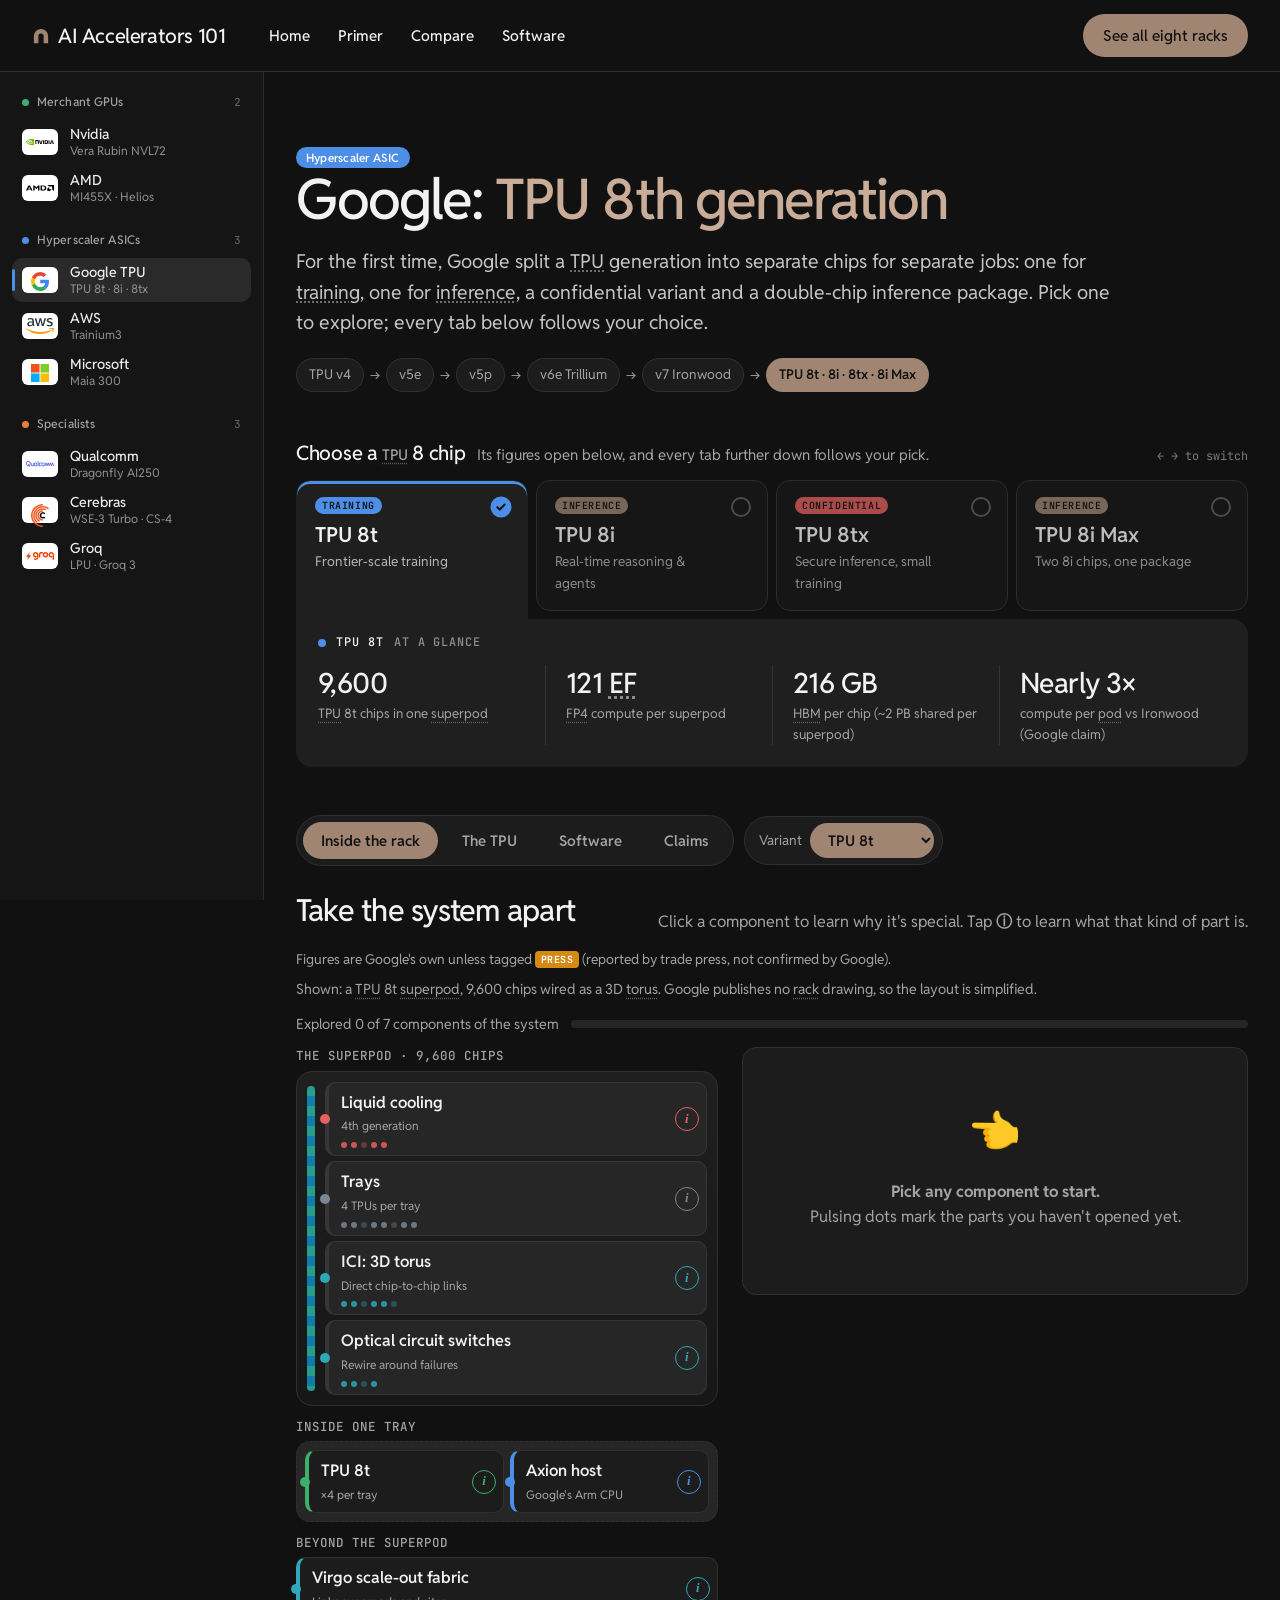
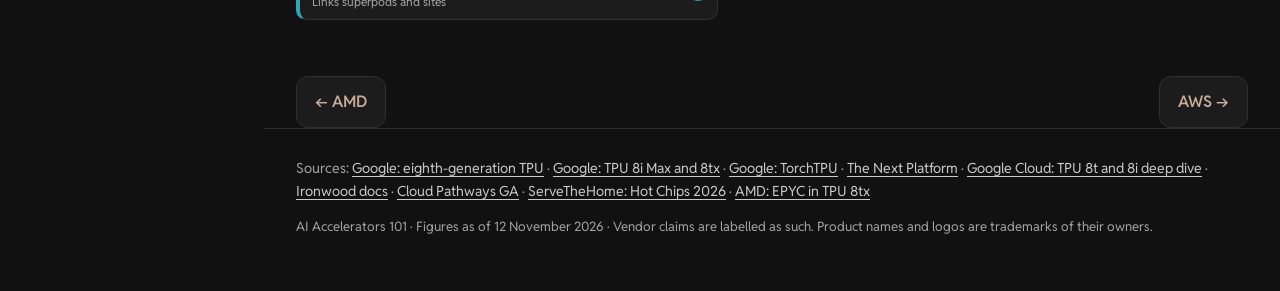
<file: providers/google-tpu.html>
<!doctype html>
<html lang="en">
<head>
  <meta charset="utf-8">
  <meta name="viewport" content="width=device-width, initial-scale=1">
  <title>Google TPU 8t, 8i, 8tx and 8i Max: four chips taken apart | AI Accelerators 101</title>
  <meta name="description" content="Take apart Google's eighth-generation TPUs, the 8t for training, the 8i for inference, the confidential 8tx and the two-chip 8i Max, from the pod down to the silicon, with every vendor claim labelled.">
  <meta property="og:title" content="Google TPU 8t, 8i, 8tx and 8i Max: four chips taken apart">
  <meta property="og:description" content="Google's eighth-generation TPUs explained for beginners: the systems, the chips, the software and the claims, with every vendor figure labelled.">
  <meta property="og:type" content="article">
  <link rel="preconnect" href="https://fonts.googleapis.com">
  <link rel="preconnect" href="https://fonts.gstatic.com" crossorigin>
  <link href="https://fonts.googleapis.com/css2?family=Reddit+Sans:wght@400..700&family=JetBrains+Mono:wght@400..500&display=swap" rel="stylesheet">
  <link rel="icon" href="../favicon.svg" type="image/svg+xml">
  <meta name="theme-color" content="#111111">
  <link rel="stylesheet" href="../assets/inner.css">
  <link rel="stylesheet" href="../assets/side.css">
  <style>
    /* Google TPU page only: every rule is scoped to body.tpu8 */
    /* dark/bronze theme: neutral rack, no violet chip blocks, dark ink on fills */
    .tpu8 .rack-frame { background: linear-gradient(180deg, #1f1f1f, #171717); border-color: var(--border); box-shadow: none; }
    .tpu8 .rack-frame .part-btn { background: var(--surface-2); border-color: #363636; color: var(--text); }
    .tpu8 .rack-frame .part-btn .s { color: var(--muted); }
    .tpu8 .rack-frame .part.active .part-btn { background: color-mix(in srgb, var(--part-color) 22%, var(--surface-2)); }
    .tpu8 .package .part { --part-color: var(--r-tray); }
    .tpu8 .package .part[data-role="compute"], .tpu8 .part-detail[data-role="compute"] { --part-color: var(--accent-2); }
    .tpu8 .package.tpu-pkg { background: #141414; border-color: var(--camp-asic); box-shadow: none; }
    .tpu8 .tpu-pkg .fcd { background: #191919; border-color: #3a3a3a; }
    .tpu8 .tpu-pkg .fcd .die-label { color: #8ab4f8; }
    .tpu8 .package .part-btn { background: repeating-linear-gradient(90deg, transparent 0 6px, rgb(255 255 255 / .035) 6px 7px), color-mix(in srgb, var(--part-color) 22%, #141414); color: var(--text); }
    .tpu8 .package .part:hover .part-btn, .tpu8 .package .part.active .part-btn { background: color-mix(in srgb, var(--part-color) 45%, #141414); }
    .tpu8 .package .part-btn .s { color: color-mix(in srgb, var(--part-color) 45%, #fff); }
    .tpu8 .package .info-btn { background: rgb(0 0 0 / .45); }
    .tpu8 .info-btn:hover, .tpu8 .info-btn:focus-visible { color: #111111; }
    /* variant cards: the tag sits above the name instead of on top of it */
    .tpu8 .variant-picker .vtag { position: static; align-self: flex-start; margin-bottom: 6px; color: #111111; }
    .tpu8 .variant-picker .vn { line-height: 1.2; }
    /* the chooser: four chip cards and the picked chip's figures as one unit. The picked card opens into the
       panel below it like a folder tab, carries its role's colour and a check; the figures arrive with it. */
    .tpu8 .chooser { --panel: #1f1f1f; --rest: #161616; --rest-line: #2c2c2c; }
    .tpu8 .chooser [data-r="train"] { --role: var(--camp-asic); }
    .tpu8 .chooser [data-r="inf"] { --role: var(--accent-2); }
    .tpu8 .chooser [data-r="sec"] { --role: var(--r-power); }
    .tpu8 .pick-h { display: flex; align-items: baseline; flex-wrap: wrap; gap: 4px 12px; margin: 0 0 14px; }
    .tpu8 .pick-h b { font: 500 1.25rem/1.3 var(--display); letter-spacing: -.015em; color: var(--text); }
    .tpu8 .pick-h span { font-size: .92rem; color: var(--muted); }
    .tpu8 .pick-h kbd { margin-left: auto; font: 400 .74rem/1 var(--mono); color: #7a7a7a; }
    .tpu8 .chooser .variant-picker { gap: 8px; margin: 0; }
    .tpu8 .chooser .variant-picker button {
      gap: 3px; min-height: 108px; padding: 16px 46px 16px 18px; justify-content: flex-start;
      background: var(--rest); border: 1px solid var(--rest-line); border-radius: 14px; box-shadow: none;
      transition: background-color .18s, border-color .18s, transform .14s cubic-bezier(.2,.7,.2,1);
    }
    .tpu8 .chooser .variant-picker .vn { font-size: 1.3rem; font-weight: 600; color: #bdbdbd; transition: color .18s; }
    .tpu8 .chooser .variant-picker .vt { font-size: .84rem; color: #8a8a8a; }
    .tpu8 .chooser .variant-picker .vtag { background: var(--role); opacity: .72; transition: opacity .18s; }
    /* the radio mark: a ring at rest, the role's colour on hover, a filled check when picked */
    .tpu8 .chooser .variant-picker button::after {
      content: ""; position: absolute; top: 16px; right: 16px; width: 20px; height: 20px; box-sizing: border-box;
      border-radius: 50%; border: 2px solid #4d4d4d; transition: border-color .18s, background-color .18s, transform .18s;
    }
    .tpu8 .chooser .variant-picker button:hover { background: #1c1c1c; border-color: #444; transform: translateY(-2px); }
    .tpu8 .chooser .variant-picker button:hover .vn { color: var(--text); }
    .tpu8 .chooser .variant-picker button:hover .vtag { opacity: 1; }
    .tpu8 .chooser .variant-picker button:hover::after { border-color: var(--role); }
    .tpu8 .chooser .variant-picker button:active { transform: translateY(0) scale(.985); }
    .tpu8 .chooser .variant-picker button[aria-pressed="true"] {
      background: var(--panel); border-color: var(--panel); box-shadow: inset 0 3px 0 var(--role); transform: none; cursor: default;
    }
    .tpu8 .chooser .variant-picker button[aria-pressed="true"] .vn { color: var(--text); }
    .tpu8 .chooser .variant-picker button[aria-pressed="true"] .vtag { opacity: 1; }
    .tpu8 .chooser .variant-picker button[aria-pressed="true"] .vt { color: #b5b5b5; }
    .tpu8 .chooser .variant-picker button[aria-pressed="true"]::after {
      border-color: var(--role); transform: scale(1.05);
      background: var(--role) url("data:image/svg+xml,%3Csvg xmlns='http://www.w3.org/2000/svg' viewBox='0 0 12 12'%3E%3Cpath d='M2.5 6.2l2.3 2.3 4.7-4.9' fill='none' stroke='%23111' stroke-width='1.9' stroke-linecap='round' stroke-linejoin='round'/%3E%3C/svg%3E") center / 12px no-repeat;
    }
    .tpu8 .chooser .variant-picker button:focus-visible { outline: 2px solid var(--link); outline-offset: 2px; }
    /* the panel: the picked chip's figures, flat, divided by hairlines */
    .tpu8 .chooser__panel { position: relative; margin-top: 8px; padding: 18px 22px 22px; border-radius: 16px; background: var(--panel); }
    .tpu8 .glance-h { display: flex; align-items: center; gap: 10px; margin: 0 0 16px; font: 500 .74rem/1 var(--mono); text-transform: uppercase; letter-spacing: .08em; color: #8f8f8f; }
    .tpu8 .glance-h i { width: 8px; height: 8px; border-radius: 50%; background: var(--role); }
    .tpu8 .glance-h b { font-weight: 500; color: var(--text); }
    .tpu8 .chooser .stats { grid-template-columns: repeat(4, minmax(0, 1fr)); gap: 0; }
    .tpu8 .chooser .stat { background: none; border: 0; border-left: 1px solid #333; border-radius: 0; box-shadow: none; padding: 2px 20px 0; }
    .tpu8 .chooser .stat::before { content: none; }
    .tpu8 .chooser .stat:first-child { border-left: 0; padding-left: 0; }
    .tpu8 .chooser .stat .v { font-size: 1.75rem; }
    .tpu8 .chooser .stat .tag { top: 0; right: 12px; }
    @keyframes tpu-in { from { opacity: 0; transform: translateY(8px); } to { opacity: 1; transform: none; } }
    .tpu8 .chooser .stats:not([hidden]) .stat { animation: tpu-in .36s cubic-bezier(.2,.7,.2,1) both; }
    .tpu8 .chooser .stats .stat:nth-child(2) { animation-delay: .05s; }
    .tpu8 .chooser .stats .stat:nth-child(3) { animation-delay: .1s; }
    .tpu8 .chooser .stats .stat:nth-child(4) { animation-delay: .15s; }
    /* four across: the picked card runs into the panel (a bridge over the gap, a square corner at either end) */
    @media (min-width: 721px) {
      .tpu8 .chooser .variant-picker button[aria-pressed="true"] { border-radius: 14px 14px 0 0; }
      .tpu8 .chooser .variant-picker button[aria-pressed="true"]::before { content: ""; position: absolute; left: -1px; right: -1px; bottom: -10px; height: 11px; background: var(--panel); }
      .tpu8 .chooser:has([data-pick="8t"][aria-pressed="true"]) .chooser__panel { border-top-left-radius: 0; }
      .tpu8 .chooser:has([data-pick="8i-max"][aria-pressed="true"]) .chooser__panel { border-top-right-radius: 0; }
    }
    @media (max-width: 720px) {
      .tpu8 .pick-h kbd { display: none; }
      .tpu8 .chooser .variant-picker button { min-height: 0; }
      .tpu8 .chooser .variant-picker button[aria-pressed="true"] { box-shadow: inset 0 3px 0 var(--role), 0 0 0 1px var(--role); }
      .tpu8 .chooser .stats { grid-template-columns: repeat(2, minmax(0, 1fr)); gap: 16px 0; }
      .tpu8 .chooser .stat:nth-child(3) { border-left: 0; padding-left: 0; }
      .tpu8 .chooser .stat .v { font-size: 1.4rem; }
    }
    @media (prefers-reduced-motion: reduce) {
      .tpu8 .chooser .variant-picker button, .tpu8 .chooser .variant-picker button::after { transition: none; transform: none !important; }
      .tpu8 .chooser .stats .stat { animation: none !important; }
    }
    /* headings re-levelled for a clean outline, styled as before */
    .tpu8 .rack-col h3 { margin: 12px 0 6px; font: 500 .78rem/1.4 var(--mono); text-transform: uppercase; letter-spacing: .08em; color: var(--muted); }
    .tpu8 .rack-col h3:first-child { margin-top: 0; }
    .tpu8 .part-detail h4 { font: 600 .78rem var(--mono); text-transform: uppercase; letter-spacing: .08em; color: var(--muted); margin: 14px 0 8px; }
    .tpu8 .part-detail .why + h4, .tpu8 .part-detail .stats + .detail-split h4 { margin-top: 12px; }
    .tpu8 .sw-cards h4 { margin: 0 0 8px; font-size: 1.15rem; }
    .tpu8 .beyond.one { grid-template-columns: 1fr; }
    .tpu8 .vh { position: absolute; width: 1px; height: 1px; overflow: hidden; clip-path: inset(50%); white-space: nowrap; }
    /* sticky bars clear the fixed header (and the provider row below 1024px) */
    .tpu8 .tabbar { top: calc(var(--top-h) + var(--side-row, 0px) + 8px); }
    .tpu8 .detail-col { top: calc(var(--top-h) + var(--side-row, 0px) + 76px); }
    /* the content column is the viewport minus the provider bar: size the explorers to the column */
    .tpu8 .detail-col { container-type: inline-size; }
    @container (max-width: 440px) {
      .tpu8 .part-detail .stats { grid-template-columns: repeat(2, minmax(0, 1fr)); }
      .tpu8 .detail-split { grid-template-columns: 1fr; gap: 0; }
    }
    @media (min-width: 1024px) and (max-width: 1239px) { .tpu8 .explorer.die-layout { grid-template-columns: 1fr; } .tpu8 .die-layout .detail-col { position: static; max-height: none; overflow: visible; } }
    @media (max-width: 560px) {
      .tpu8 .tabs { border-radius: 18px; }
      .tpu8 .tabs button { padding: 8px 12px; }
      .tpu8 .package.mi-pkg { min-width: 0; grid-template-columns: 52px minmax(0, 1fr) 52px; }
      .tpu8 .package .part-btn .n { font-size: .64rem; }
    }
  </style>
</head>
<body class="has-side tpu8">
  <header class="top">
    <div class="top__bar">
      <a class="skip" href="#main">Skip to content</a>
      <a class="top__logo" href="../index.html"><svg viewBox="0 0 24 24" aria-hidden="true"><path d="M2.5 21.5V12a9.5 9.5 0 0 1 19 0v9.5h-6V12a3.5 3.5 0 0 0-7 0v9.5z"/></svg>AI Accelerators 101</a>
      <nav class="top__links" aria-label="Main"><a href="../index.html">Home</a><a href="../primer.html">Primer</a><a href="../compare.html">Compare</a><a href="../software.html">Software</a></nav>
      <a class="btn top__cta" href="../index.html#racks">See all eight racks</a>
    </div>
  </header>

  <nav class="side" aria-label="Providers">
      <div class="side__group" data-camp="gpu">
        <p class="side__h"><i class="side__dot" aria-hidden="true"></i>Merchant GPUs <small>2</small></p>
        <a class="side__p" href="../providers/nvidia.html"><span class="side__logo"><img src="../assets/icons/nvidia.svg" alt=""></span><b>Nvidia</b><span>Vera Rubin NVL72</span></a>
        <a class="side__p" href="../providers/amd.html"><span class="side__logo"><img src="../assets/icons/amd.svg" alt=""></span><b>AMD</b><span>MI455X · Helios</span></a>
      </div>
      <div class="side__group" data-camp="asic">
        <p class="side__h"><i class="side__dot" aria-hidden="true"></i>Hyperscaler ASICs <small>3</small></p>
        <a class="side__p" href="../providers/google-tpu.html" aria-current="page"><span class="side__logo"><img src="../assets/icons/google-icon.svg" alt=""></span><b>Google TPU</b><span>TPU 8t · 8i · 8tx</span></a>
        <a class="side__p" href="../providers/aws.html"><span class="side__logo"><img src="../assets/icons/aws.svg" alt=""></span><b>AWS</b><span>Trainium3</span></a>
        <a class="side__p" href="../providers/microsoft-maia.html"><span class="side__logo"><img src="../assets/icons/microsoft-icon.svg" alt=""></span><b>Microsoft</b><span>Maia 300</span></a>
      </div>
      <div class="side__group" data-camp="spec">
        <p class="side__h"><i class="side__dot" aria-hidden="true"></i>Specialists <small>3</small></p>
        <a class="side__p" href="../providers/qualcomm.html"><span class="side__logo"><img src="../assets/icons/qualcomm.svg" alt=""></span><b>Qualcomm</b><span>Dragonfly AI250</span></a>
        <a class="side__p" href="../providers/cerebras.html"><span class="side__logo"><img src="../assets/icons/cerebras.svg" alt=""></span><b>Cerebras</b><span>WSE-3 Turbo · CS-4</span></a>
        <a class="side__p" href="../providers/groq.html"><span class="side__logo"><img src="../assets/icons/groq.svg" alt=""></span><b>Groq</b><span>LPU · Groq 3</span></a>
      </div>
    </nav>

  <main class="wrap" id="main">
    <!-- Block 1: Available series + variant picker -->
    <section class="provider-hero">
      <span class="camp camp-asic">Hyperscaler ASIC</span>
      <h1>Google: <span class="grad-text">TPU 8th generation</span></h1>
      <p class="lede">For the first time, Google split a TPU generation into separate chips for separate jobs: one for training, one for inference, a confidential variant and a double-chip inference package. Pick one to explore; every tab below follows your choice.</p>
      <div class="timeline" role="group" aria-label="Available series">
        <span class="gen">TPU v4</span><span class="arrow" aria-hidden="true">→</span>
        <span class="gen">v5e</span><span class="arrow" aria-hidden="true">→</span>
        <span class="gen">v5p</span><span class="arrow" aria-hidden="true">→</span>
        <span class="gen">v6e Trillium</span><span class="arrow" aria-hidden="true">→</span>
        <span class="gen">v7 Ironwood</span><span class="arrow" aria-hidden="true">→</span>
        <span class="gen latest">TPU 8t · 8i · 8tx · 8i Max</span>
      </div>

    </section>

    <!-- Block 2: Selected variant at a glance -->
    <section class="chooser" aria-labelledby="pick-h">
      <p class="pick-h" id="pick-h"><b>Choose a TPU 8 chip</b><span>Its figures open below, and every tab further down follows your pick.</span><kbd aria-hidden="true">← → to switch</kbd></p>
      <div class="variant-picker" role="group" aria-labelledby="pick-h">
        <button type="button" data-pick="8t" data-r="train"><span class="vtag">Training</span><span class="vn">TPU 8t</span><span class="vt">Frontier-scale training</span></button>
        <button type="button" data-pick="8i" data-r="inf"><span class="vtag inf">Inference</span><span class="vn">TPU 8i</span><span class="vt">Real-time reasoning &amp; agents</span></button>
        <button type="button" data-pick="8tx" data-r="sec"><span class="vtag sec">Confidential</span><span class="vn">TPU 8tx</span><span class="vt">Secure inference, small training</span></button>
        <button type="button" data-pick="8i-max" data-r="inf"><span class="vtag inf">Inference</span><span class="vn">TPU 8i Max</span><span class="vt">Two 8i chips, one package</span></button>
      </div>
      <div class="chooser__panel" data-r="train">
<p class="glance-h" aria-live="polite"><i aria-hidden="true"></i><b data-pick-name>TPU 8t</b> at a glance</p>
<div class="stats" data-variant="8t" hidden>
  <div class="stat"><span class="v">9,600</span><span class="l">TPU 8t chips in one superpod</span></div>
  <div class="stat"><span class="v">121 EF</span><span class="l">FP4 compute per superpod</span></div>
  <div class="stat"><span class="v">216 GB</span><span class="l">HBM per chip (~2 PB shared per superpod)</span></div>
  <div class="stat"><span class="v">Nearly 3×</span><span class="l">compute per pod vs Ironwood (Google claim)</span></div>
</div>
<div class="stats" data-variant="8i" hidden>
  <div class="stat"><span class="v">10.1 PF</span><span class="l">FP4 peak per chip</span></div>
  <div class="stat"><span class="v">288 GB</span><span class="l">HBM per chip, at 8.6 TB/s</span></div>
  <div class="stat"><span class="v">384 MB</span><span class="l">on-chip SRAM (3× Ironwood)</span></div>
  <div class="stat"><span class="v">Up to 80%</span><span class="l">better performance per dollar vs Ironwood (Google claim)</span></div>
</div>
<div class="stats" data-variant="8tx" hidden>
  <div class="stat"><span class="v">Same silicon</span><span class="l">as TPU 8t, with an AMD EPYC host</span></div>
  <div class="stat"><span class="v">1,152</span><span class="l">chips per pod</span><span class="tag tag-verify">PRESS</span></div>
  <div class="stat"><span class="v">Up to 2×</span><span class="l">lower network latency than TPU 8t (Google claim)</span></div>
  <div class="stat"><span class="v">7 vs 16</span><span class="l">max hops: Boardfly vs a comparable 3D torus</span></div>
</div>
<div class="stats" data-variant="8i-max" hidden>
  <div class="stat"><span class="v">2 × 8i</span><span class="l">chips in one package</span></div>
  <div class="stat"><span class="v">≈20.2 PF</span><span class="l">FP4 peak, derived from Google's 2× compute claim</span></div>
  <div class="stat"><span class="v">768 MB</span><span class="l">on-chip SRAM, derived from Google's 2× claim</span></div>
  <div class="stat"><span class="v">≈17.2 TB/s</span><span class="l">HBM bandwidth, derived from Google's 2× claim</span></div>
</div>
      </div>
    </section>

    <!-- Blocks 3–6 as tabs -->
    <section>
      <div class="tabbar">
        <div class="tabs" role="tablist" aria-label="Page sections">
          <button type="button" role="tab" id="tab-hw-btn" aria-selected="true" aria-controls="tab-hw">Inside the rack</button>
          <button type="button" role="tab" id="tab-chip-btn" aria-selected="false" aria-controls="tab-chip">The TPU</button>
          <button type="button" role="tab" id="tab-sw-btn" aria-selected="false" aria-controls="tab-sw">Software</button>
          <button type="button" role="tab" id="tab-claims-btn" aria-selected="false" aria-controls="tab-claims">Claims</button>
        </div>
        <label class="variant-select">Variant
          <select data-variant-select aria-label="TPU 8 variant">
            <option value="8t">TPU 8t</option>
            <option value="8i">TPU 8i</option>
            <option value="8tx">TPU 8tx</option>
            <option value="8i-max">TPU 8i Max</option>
          </select>
        </label>
      </div>

      <!-- ===================== Block 4: Hardware ecosystem ===================== -->
      <div class="tab-panel" id="tab-hw" role="tabpanel" aria-labelledby="tab-hw-btn" tabindex="0">
        <div class="section-head">
          <h2>Take the system apart</h2>
          <p>Click a component to learn why it's special. Tap <b><span aria-hidden="true">ⓘ</span><span class="vh">the i button</span></b> to learn what that kind of part is.</p>
        </div>
        <p class="legend">Figures are Google's own unless tagged <span class="tag tag-verify">PRESS</span> (reported by trade press, not confirmed by Google).</p>
<div data-variant="8t" hidden>
  <p class="variant-note">Shown: a TPU 8t superpod, 9,600 chips wired as a 3D torus. Google publishes no rack drawing, so the layout is simplified.</p>

  <div data-explorer data-noun="components of the system">
    <div class="explorer-progress"><span class="count"></span><div class="bar"><span></span></div></div>

    <div class="explorer">
      <div class="rack-col">
        <h3>The superpod · 9,600 chips</h3>
        <div class="rack-frame">
          <div class="part" data-part="cooling" data-role="power">
            <button class="part-btn"><span class="n">Liquid cooling</span><span class="s">4th generation</span><span class="leds"><i></i><i></i><i></i><i></i><i></i></span></button>
            <button class="info-btn" popovertarget="g-concept-cooling" aria-label="What is liquid cooling?">i</button>
          </div>
          <div class="part" data-part="tray" data-role="tray">
            <button class="part-btn"><span class="n">Trays</span><span class="s">4 TPUs per tray</span><span class="leds"><i></i><i></i><i></i><i></i><i></i><i></i><i></i><i></i></span></button>
            <button class="info-btn" popovertarget="g-concept-pod" aria-label="What are pods and slices?">i</button>
          </div>
          <div class="part" data-part="ici" data-role="net">
            <button class="part-btn"><span class="n">ICI: 3D torus</span><span class="s">Direct chip-to-chip links</span><span class="leds"><i></i><i></i><i></i><i></i><i></i><i></i></span></button>
            <button class="info-btn" popovertarget="g-concept-torus" aria-label="What is a 3D torus?">i</button>
          </div>
          <div class="part" data-part="ocs" data-role="net">
            <button class="part-btn"><span class="n">Optical circuit switches</span><span class="s">Rewire around failures</span><span class="leds"><i></i><i></i><i></i><i></i></span></button>
            <button class="info-btn" popovertarget="g-concept-ocs" aria-label="What is an optical circuit switch?">i</button>
          </div>
        </div>

        <h3>Inside one tray</h3>
        <div class="tray-zoom">
          <div class="part" data-part="tpu" data-role="gpu">
            <button class="part-btn"><span class="n">TPU 8t</span><span class="s">×4 per tray</span></button>
            <button class="info-btn" popovertarget="g-concept-tpu" aria-label="What is a TPU?">i</button>
          </div>
          <div class="part" data-part="host" data-role="cpu">
            <button class="part-btn"><span class="n">Axion host</span><span class="s">Google's Arm CPU</span></button>
            <button class="info-btn" popovertarget="g-concept-host" aria-label="What is a host CPU?">i</button>
          </div>
        </div>

        <h3>Beyond the superpod</h3>
        <div class="beyond one">
          <div class="part" data-part="virgo" data-role="net">
            <button class="part-btn"><span class="n">Virgo scale-out fabric</span><span class="s">Links superpods and sites</span></button>
            <button class="info-btn" popovertarget="g-concept-dcn" aria-label="What is a data-centre network?">i</button>
          </div>
        </div>
      </div>

      <div class="detail-col">
        <div class="card empty-detail">
          <div class="big" aria-hidden="true">👈</div>
          <p><strong>Pick any component to start.</strong><br>Pulsing dots mark the parts you haven't opened yet.</p>
        </div>

        <article class="part-detail card" data-detail="cooling" data-role="power" hidden>
          <span class="role">Rack infrastructure <button class="info-btn inline" popovertarget="g-concept-cooling" aria-label="What is liquid cooling?">i</button></span>
          <h3>Liquid cooling</h3>
          <div class="count">4th-generation liquid cooling (Google)</div>
          <p class="why"><strong>Why it's special:</strong> Google has liquid-cooled TPUs for years, and trade press reports that TPU 8t cools its optical parts with liquid for the first time <span class="tag tag-verify">PRESS</span>. Cooling the optics matters because there are so many of them in a 9,600-chip system.</p>
          <h4>Key numbers</h4>
          <div class="stats">
            <div class="stat"><span class="v">Up to 2×</span><span class="l">performance per watt vs Ironwood</span></div>
          </div>
          <div class="detail-split">
            <div>
              <h4>What it does here</h4>
              <ul>
                <li>Pumps coolant through cold plates on the chips.</li>
                <li>Rack power and process node are not published.</li>
              </ul>
            </div>
            <div>
              <h4>Connects to</h4>
              <div class="links-to"><button data-goto="tray">Trays</button><button data-goto="tpu">TPU 8t</button></div>
            </div>
          </div>
          <div class="detail-nav"><button class="btn btn-ghost" data-step="-1"><span aria-hidden="true">←</span> Previous</button><button class="btn" data-step="1">Next part <span aria-hidden="true">→</span></button></div>
        </article>

        <article class="part-detail card" data-detail="tray" data-role="tray" hidden>
          <span class="role">Building block <button class="info-btn inline" popovertarget="g-concept-pod" aria-label="What are pods and slices?">i</button></span>
          <h3>Trays and racks</h3>
          <div class="count">4 TPUs per tray · 300 racks per superpod <span class="tag tag-verify">PRESS</span></div>
          <p class="why"><strong>Why it matters:</strong> a superpod is a lot of identical, swappable pieces. Press reports 300 racks. Dividing 9,600 chips by 300 racks gives about 32 chips per rack (derived, not published). Google hasn't said whether the 64-chip 4×4×4 cubes used in Ironwood are still the building block.</p>
          <h4>Key numbers</h4>
          <div class="stats">
            <div class="stat"><span class="v">4</span><span class="l">TPUs per tray</span><span class="tag tag-verify">PRESS</span></div>
            <div class="stat"><span class="v">300</span><span class="l">racks per superpod</span><span class="tag tag-verify">PRESS</span></div>
            <div class="stat"><span class="v">~32</span><span class="l">chips per rack (derived)</span></div>
          </div>
          <div class="detail-split">
            <div>
              <h4>What it does here</h4>
              <ul>
                <li>Holds the TPUs, their host and the cooling connections.</li>
                <li>Google hasn't published rack power or a rack drawing.</li>
              </ul>
            </div>
            <div>
              <h4>Connects to</h4>
              <div class="links-to"><button data-goto="tpu">TPU 8t</button><button data-goto="host">Axion host</button><button data-goto="ocs">Optical switches</button></div>
            </div>
          </div>
          <div class="detail-nav"><button class="btn btn-ghost" data-step="-1"><span aria-hidden="true">←</span> Previous</button><button class="btn" data-step="1">Next part <span aria-hidden="true">→</span></button></div>
        </article>

        <article class="part-detail card" data-detail="ici" data-role="net" hidden>
          <span class="role">Scale-up network <button class="info-btn inline" popovertarget="g-concept-ici" aria-label="What is ICI?">i</button></span>
          <h3>ICI: the 3D torus</h3>
          <div class="count">Direct links between chips · 2× the scale-up bandwidth of Ironwood</div>
          <p class="why"><strong>Why it's special:</strong> there are no switch chips between TPUs. Each chip links straight to its neighbours in a 3D torus, which suits training where chips mostly talk to nearby chips. Google says it doubled interchip bandwidth. It hasn't given the new absolute figure (Ironwood: 1,200 GB/s bidirectional over 6 links), so we don't guess one.</p>
          <h4>Key numbers</h4>
          <div class="stats">
            <div class="stat"><span class="v">2×</span><span class="l">scale-up bandwidth vs Ironwood</span></div>
            <div class="stat"><span class="v">~2 PB</span><span class="l">shared HBM across the superpod</span></div>
            <div class="stat"><span class="v">9,600</span><span class="l">chips in one torus</span></div>
          </div>
          <div class="detail-split">
            <div>
              <h4>What it does here</h4>
              <ul>
                <li>Lets all 9,600 chips work as one machine. Press describes a "shared coherent memory space" <span class="tag tag-verify">PRESS</span>.</li>
                <li>Reroutes automatically around faulty links.</li>
                <li>Longest path in a comparable 3D torus: 16 hops (this is why 8tx uses a different layout).</li>
              </ul>
            </div>
            <div>
              <h4>Connects to</h4>
              <div class="links-to"><button data-goto="tpu">TPU 8t</button><button data-goto="ocs">Optical switches</button></div>
            </div>
          </div>
          <div class="detail-nav"><button class="btn btn-ghost" data-step="-1"><span aria-hidden="true">←</span> Previous</button><button class="btn" data-step="1">Next part <span aria-hidden="true">→</span></button></div>
        </article>

        <article class="part-detail card" data-detail="ocs" data-role="net" hidden>
          <span class="role">Optical switching <button class="info-btn inline" popovertarget="g-concept-ocs" aria-label="What is an optical circuit switch?">i</button></span>
          <h3>Optical circuit switches</h3>
          <div class="count">Reconfigure around failures automatically</div>
          <p class="why"><strong>Why it's special:</strong> mirrors steer light, so the wiring of the superpod can change without touching a cable. When a chip or link fails, the system routes around it. Google's goodput target is above 97% <button class="info-btn inline" popovertarget="g-8t-concept-goodput" aria-label="What is goodput?">i</button>.</p>
          <h4>Key numbers</h4>
          <div class="stats">
            <div class="stat"><span class="v">&gt;97%</span><span class="l">goodput target</span></div>
          </div>
          <div class="detail-split">
            <div>
              <h4>What it does here</h4>
              <ul>
                <li>Builds slices of any size and shape, and swaps in spare chips <span class="tag tag-verify">PRESS</span>.</li>
                <li>Works with real-time telemetry across tens of thousands of chips.</li>
                <li>Press also reports in-field testing of units in idle cycles <span class="tag tag-verify">PRESS</span>.</li>
              </ul>
            </div>
            <div>
              <h4>Connects to</h4>
              <div class="links-to"><button data-goto="ici">ICI torus</button><button data-goto="tray">Racks</button></div>
            </div>
          </div>
          <div class="detail-nav"><button class="btn btn-ghost" data-step="-1"><span aria-hidden="true">←</span> Previous</button><button class="btn" data-step="1">Next part <span aria-hidden="true">→</span></button></div>
        </article>

        <article class="part-detail card" data-detail="tpu" data-role="gpu" hidden>
          <span class="role">Accelerator <button class="info-btn inline" popovertarget="g-concept-tpu" aria-label="What is a TPU?">i</button></span>
          <h3>TPU 8t</h3>
          <div class="count">Announced 22 Apr 2026 · built for frontier-scale training, designed with Google DeepMind</div>
          <p class="why"><strong>Why it's special:</strong> it trades memory speed for capacity and compute. HBM is 216 GB at 6,528 GB/s, against Ironwood's 192 GiB at 7,380 GB/s: more room, about 11.5% less bandwidth (derived). Native FP4 doubles MXU throughput. Don't set 12.6 PFLOPS FP4 against Ironwood's 4,614 TFLOPS FP8 as if equal: the formats differ <button class="info-btn inline" popovertarget="g-8t-concept-fp4" aria-label="What is FP4?">i</button>. Open "The TPU" tab for the blocks.</p>
          <h4>Key numbers (per chip)</h4>
          <div class="stats">
            <div class="stat"><span class="v">12.6 PF</span><span class="l">FP4 peak (FP8/BF16 not published)</span></div>
            <div class="stat"><span class="v">216 GB</span><span class="l">HBM</span></div>
            <div class="stat"><span class="v">6,528 GB/s</span><span class="l">memory bandwidth</span></div>
            <div class="stat"><span class="v">128 MB</span><span class="l">on-chip SRAM (Vmem)</span></div>
          </div>
          <div class="detail-split">
            <div>
              <h4>What it does here</h4>
              <ul>
                <li>Does the matrix maths, with SparseCores for embedding lookups and all-gather-style collectives.</li>
                <li>TSMC builds it and Broadcom is the design partner <span class="tag tag-verify">PRESS</span>. Process node and power are not published.</li>
              </ul>
            </div>
            <div>
              <h4>Connects to</h4>
              <div class="links-to"><button data-goto="ici">ICI torus</button><button data-goto="host">Axion host</button><button data-goto="tray">Tray</button></div>
            </div>
          </div>
          <div class="detail-nav"><button class="btn btn-ghost" data-step="-1"><span aria-hidden="true">←</span> Previous</button><button class="btn" data-step="1">Next part <span aria-hidden="true">→</span></button></div>
        </article>

        <article class="part-detail card" data-detail="host" data-role="cpu" hidden>
          <span class="role">Host CPU <button class="info-btn inline" popovertarget="g-concept-host" aria-label="What is a host CPU?">i</button></span>
          <h3>Axion host</h3>
          <div class="count">Google's own Arm-based CPU · host ratio not published</div>
          <p class="why"><strong>Why it's special:</strong> Google designs both the TPU and its host CPU, so the whole stack is its own. The 8tx variant swaps this host for an AMD EPYC for confidential computing; see the variant selector.</p>
          <div class="detail-split">
            <div>
              <h4>What it does here</h4>
              <ul>
                <li>Boots the system, feeds data to the TPUs and runs the non-matrix work.</li>
                <li>How many CPUs serve each tray hasn't been published.</li>
              </ul>
            </div>
            <div>
              <h4>Connects to</h4>
              <div class="links-to"><button data-goto="tpu">TPU 8t</button><button data-goto="virgo">Virgo fabric</button></div>
            </div>
          </div>
          <div class="detail-nav"><button class="btn btn-ghost" data-step="-1"><span aria-hidden="true">←</span> Previous</button><button class="btn" data-step="1">Next part <span aria-hidden="true">→</span></button></div>
        </article>

        <article class="part-detail card" data-detail="virgo" data-role="net" hidden>
          <span class="role">Scale-out network <button class="info-btn inline" popovertarget="g-concept-dcn" aria-label="What is a data-centre network?">i</button></span>
          <h3>Virgo scale-out fabric</h3>
          <div class="count">Google's dedicated data-centre fabric for TPU 8t</div>
          <p class="why"><strong>Why it's special:</strong> Virgo is flat, two-layer and non-blocking, built from high-radix switches in several independent planes. Google says one fabric links 134,000 TPU 8t chips at up to 47 Pb/s of bisection bandwidth. With JAX and Pathways, more than a million TPUs across sites can form one training cluster.</p>
          <h4>Key numbers</h4>
          <div class="stats">
            <div class="stat"><span class="v">134,000</span><span class="l">chips in one fabric</span></div>
            <div class="stat"><span class="v">47 Pb/s</span><span class="l">bisection bandwidth</span></div>
            <div class="stat"><span class="v">Up to 4×</span><span class="l">raw network bandwidth vs previous gen</span></div>
            <div class="stat"><span class="v">10×</span><span class="l">faster storage access</span></div>
          </div>
          <div class="detail-split">
            <div>
              <h4>What it does here</h4>
              <ul>
                <li>Joins superpods, and storage, into larger clusters.</li>
                <li>Storage gets its speed from TPUDirect RDMA, TPUDirect Storage and Managed Lustre 10T <button class="info-btn inline" popovertarget="g-8t-concept-tpudirect" aria-label="What is TPUDirect?">i</button>.</li>
              </ul>
            </div>
            <div>
              <h4>Connects to</h4>
              <div class="links-to"><button data-goto="host">Axion host</button><button data-goto="ocs">Optical switches</button></div>
            </div>
          </div>
          <div class="detail-nav"><button class="btn btn-ghost" data-step="-1"><span aria-hidden="true">←</span> Previous</button><button class="btn" data-step="1">Back to start <span aria-hidden="true">→</span></button></div>
        </article>
      </div>
    </div>
  </div>
</div>
<div data-variant="8i" hidden>
  <p class="variant-note">Shown: a TPU 8i Boardfly pod, built from boards of 4 chips, 8-board groups and 36 groups. Google hasn't published how many boards fit in one rack.</p>

  <div data-explorer data-noun="components of the system">
    <div class="explorer-progress"><span class="count"></span><div class="bar"><span></span></div></div>

    <div class="explorer">
      <!-- ---------- Left: the system ---------- -->
      <div class="rack-col">
        <h3>The building blocks · board, group, pod</h3>
        <div class="rack-frame">
          <div class="part" data-part="cooling" data-role="power">
            <button class="part-btn"><span class="n">Power &amp; liquid cooling</span><span class="s">4th-generation liquid cooling</span><span class="leds"><i></i><i></i><i></i><i></i><i></i></span></button>
            <button class="info-btn" popovertarget="g-concept-cooling" aria-label="What is liquid cooling?">i</button>
          </div>
          <div class="part" data-part="board" data-role="tray">
            <button class="part-btn"><span class="n">Board (tray)</span><span class="s">4 TPU 8i, fully connected</span><span class="leds"><i></i><i></i><i></i><i></i><i></i><i></i></span></button>
            <button class="info-btn" popovertarget="g-8i-concept-tray" aria-label="What is a board?">i</button>
          </div>
          <div class="part" data-part="group" data-role="net">
            <button class="part-btn"><span class="n">Boardfly group</span><span class="s">8 boards · copper links</span><span class="leds"><i></i><i></i><i></i><i></i><i></i><i></i><i></i><i></i></span></button>
            <button class="info-btn" popovertarget="g-8i-concept-boardfly" aria-label="What is Boardfly?">i</button>
          </div>
        </div>

        <h3>Inside one board</h3>
        <div class="tray-zoom">
          <div class="part" data-part="tpu" data-role="gpu">
            <button class="part-btn"><span class="n">TPU 8i</span><span class="s">×4 per board</span></button>
            <button class="info-btn" popovertarget="g-concept-tpu" aria-label="What is a TPU?">i</button>
          </div>
          <div class="part" data-part="host" data-role="cpu">
            <button class="part-btn"><span class="n">Axion host CPU</span><span class="s">Google's Arm CPU</span></button>
            <button class="info-btn" popovertarget="g-concept-host" aria-label="What is a host CPU?">i</button>
          </div>
        </div>

        <h3>Beyond the group</h3>
        <div class="beyond">
          <div class="part" data-part="ocs" data-role="net">
            <button class="part-btn"><span class="n">Optical circuit switches</span><span class="s">36 groups → one pod</span></button>
            <button class="info-btn" popovertarget="g-concept-ocs" aria-label="What is an optical circuit switch?">i</button>
          </div>
          <div class="part" data-part="dcn" data-role="net">
            <button class="part-btn"><span class="n">Virgo network</span><span class="s">Beyond the pod</span></button>
            <button class="info-btn" popovertarget="g-concept-dcn" aria-label="What is a data-centre network?">i</button>
          </div>
        </div>
      </div>

      <!-- ---------- Right: detail panels ---------- -->
      <div class="detail-col">
        <div class="card empty-detail">
          <div class="big" aria-hidden="true">👈</div>
          <p><strong>Pick any component to start.</strong><br>Pulsing dots mark the parts you haven't opened yet.</p>
        </div>

        <article class="part-detail card" data-detail="cooling" data-role="power" hidden>
          <span class="role">System infrastructure <button class="info-btn inline" popovertarget="g-concept-cooling" aria-label="What is liquid cooling?">i</button></span>
          <h3>Power &amp; liquid cooling</h3>
          <div class="count">4th-generation liquid cooling (Google)</div>
          <p class="why"><strong>Why it's special:</strong> Google has liquid-cooled TPUs since 2018, so this is a mature part of the design. Google also claims up to 2× the performance per watt of Ironwood, so each watt of power and cooling does more work. Google hasn't published rack power, coolant flow or the chip's power draw.</p>
          <h4>Key numbers</h4>
          <div class="stats">
            <div class="stat"><span class="v">4th gen</span><span class="l">liquid cooling</span></div>
            <div class="stat"><span class="v">Up to 2×</span><span class="l">performance per watt vs Ironwood</span></div>
          </div>
          <div class="detail-split">
            <div>
              <h4>What it does here</h4>
              <ul>
                <li>Carries heat away from the chips with coolant, not just fans.</li>
                <li>Power per chip, per board and per rack: not published.</li>
              </ul>
            </div>
            <div>
              <h4>Connects to</h4>
              <div class="links-to"><button data-goto="board">Board</button><button data-goto="tpu">TPU 8i</button></div>
            </div>
          </div>
          <div class="detail-nav"><button class="btn btn-ghost" data-step="-1"><span aria-hidden="true">←</span> Previous</button><button class="btn" data-step="1">Next part <span aria-hidden="true">→</span></button></div>
        </article>

        <article class="part-detail card" data-detail="board" data-role="tray" hidden>
          <span class="role">Building block <button class="info-btn inline" popovertarget="g-8i-concept-tray" aria-label="What is a board?">i</button></span>
          <h3>Board (tray)</h3>
          <div class="count">4 TPU 8i chips per board</div>
          <p class="why"><strong>Why it's special:</strong> the four chips on a board are wired directly to each other, every chip to every other chip. Each board also has 12 external links to the rest of the group. This all-to-all start is the first layer of Boardfly.</p>
          <h4>Key numbers (per board)</h4>
          <div class="stats">
            <div class="stat"><span class="v">4</span><span class="l">TPU 8i chips, fully connected</span></div>
            <div class="stat"><span class="v">12</span><span class="l">external links</span></div>
            <div class="stat"><span class="v">≈40 PF</span><span class="l">FP4, derived: 4 × 10.1 PF</span></div>
            <div class="stat"><span class="v">1,152 GB</span><span class="l">HBM, derived: 4 × 288 GB</span></div>
          </div>
          <div class="detail-split">
            <div>
              <h4>What it does here</h4>
              <ul>
                <li>Keeps chip-to-chip traffic on a board to a single hop.</li>
                <li>Google says physical CPU hosts per server doubled vs Ironwood. It hasn't published how many sit on each board or the exact ratio.</li>
              </ul>
            </div>
            <div>
              <h4>Look inside</h4>
              <div class="links-to"><button data-goto="tpu">TPU 8i</button><button data-goto="host">Axion host</button><button data-goto="group">Boardfly group</button></div>
            </div>
          </div>
          <div class="detail-nav"><button class="btn btn-ghost" data-step="-1"><span aria-hidden="true">←</span> Previous</button><button class="btn" data-step="1">Next part <span aria-hidden="true">→</span></button></div>
        </article>

        <article class="part-detail card" data-detail="group" data-role="net" hidden>
          <span class="role">Scale-up network <button class="info-btn inline" popovertarget="g-8i-concept-boardfly" aria-label="What is Boardfly?">i</button></span>
          <h3>Boardfly group</h3>
          <div class="count">8 boards · 32 chips, derived: 8 × 4 · linked by copper</div>
          <p class="why"><strong>Why it's special:</strong> A 3D torus is cheap but can need many hops. Boardfly links boards in a group fully, so any chip is at most 7 hops from any other in a pod. A 1,024-chip 8×8×16 torus needs up to 16. Google calls that a 56% cut in network diameter.</p>
          <h4>Key numbers</h4>
          <div class="stats">
            <div class="stat"><span class="v">7 hops</span><span class="l">maximum, chip to chip</span></div>
            <div class="stat"><span class="v">16 hops</span><span class="l">maximum in a 1,024-chip 3D torus</span></div>
            <div class="stat"><span class="v">−56%</span><span class="l">network diameter</span></div>
            <div class="stat"><span class="v">Up to 50%</span><span class="l">better latency on communication-heavy work</span></div>
          </div>
          <div class="detail-split">
            <div>
              <h4>What it does here</h4>
              <ul>
                <li>Suits mixture-of-experts models, where every chip may need to talk to every other.</li>
                <li>Cuts inter-chip delays by up to half, Google says.</li>
                <li>Uses ICI links at 19.2 Tb/s per chip, 2× the previous generation.</li>
              </ul>
            </div>
            <div>
              <h4>Connects to</h4>
              <div class="links-to"><button data-goto="board">Boards</button><button data-goto="ocs">Optical switches</button></div>
            </div>
          </div>
          <div class="detail-nav"><button class="btn btn-ghost" data-step="-1"><span aria-hidden="true">←</span> Previous</button><button class="btn" data-step="1">Next part <span aria-hidden="true">→</span></button></div>
        </article>

        <article class="part-detail card" data-detail="tpu" data-role="gpu" hidden>
          <span class="role">Accelerator <button class="info-btn inline" popovertarget="g-concept-tpu" aria-label="What is a TPU?">i</button></span>
          <h3>TPU 8i</h3>
          <div class="count">×4 per board · announced 22 April 2026 · for real-time reasoning and agents</div>
          <p class="why"><strong>Why it's special:</strong> it is built for inference, not training. It has 288 GB of HBM and a large 384 MB of on-chip SRAM, so the KV cache of a long-context model can stay on the silicon. It drops Ironwood's SparseCores for a new engine that speeds up chip-to-chip collectives. Open "The TPU" tab to explore the blocks.</p>
          <h4>Key numbers (per chip)</h4>
          <div class="stats">
            <div class="stat"><span class="v">10.1 PF</span><span class="l">FP4 peak (FP8 not published)</span></div>
            <div class="stat"><span class="v">288 GB</span><span class="l">HBM (Rubin: 288 GB; MI455X: 432 GB)</span></div>
            <div class="stat"><span class="v">8,601 GB/s</span><span class="l">HBM bandwidth</span></div>
            <div class="stat"><span class="v">384 MB</span><span class="l">SRAM (3× Ironwood)</span></div>
          </div>
          <div class="detail-split">
            <div>
              <h4>What it does here</h4>
              <ul>
                <li>Runs inference: token generation, long chains of thought and agent loops.</li>
                <li>Peak figures aren't directly comparable: Nvidia Rubin quotes 50 PF NVFP4 and AMD MI455X 40 PF MXFP4, and the FP4 formats differ.</li>
                <li>Process node and power: not published. MediaTek reportedly co-designed it <span class="tag tag-verify">PRESS</span>.</li>
                <li>Availability: Google said "later this year" in April and gave no date in November; Next Platform expects 2027 <span class="tag tag-verify">PRESS</span>.</li>
              </ul>
            </div>
            <div>
              <h4>Connects to</h4>
              <div class="links-to"><button data-goto="board">Board</button><button data-goto="host">Axion host</button><button data-goto="group">Boardfly group</button></div>
            </div>
          </div>
          <div class="detail-nav"><button class="btn btn-ghost" data-step="-1"><span aria-hidden="true">←</span> Previous</button><button class="btn" data-step="1">Next part <span aria-hidden="true">→</span></button></div>
        </article>

        <article class="part-detail card" data-detail="host" data-role="cpu" hidden>
          <span class="role">Host CPU <button class="info-btn inline" popovertarget="g-concept-host" aria-label="What is a host CPU?">i</button></span>
          <h3>Axion host CPU</h3>
          <div class="count">Google's own Arm-based CPU</div>
          <p class="why"><strong>Why it's special:</strong> agents don't only run models. They call tools, run code and manage state, and that work lands on the CPU. Google says the number of physical CPU hosts per server doubled vs Ironwood, and it uses NUMA isolation. The exact ratio isn't published.</p>
          <div class="detail-split">
            <div>
              <h4>What it does here</h4>
              <ul>
                <li>Boots the system and feeds the TPUs.</li>
                <li>Runs the non-matrix work around agents.</li>
                <li>Bare-metal access is offered, and vLLM and SGLang run natively.</li>
                <li>Core count and CPU–TPU link speed: Google hasn't published them.</li>
              </ul>
            </div>
            <div>
              <h4>Connects to</h4>
              <div class="links-to"><button data-goto="tpu">TPU 8i</button><button data-goto="dcn">Virgo network</button></div>
            </div>
          </div>
          <div class="detail-nav"><button class="btn btn-ghost" data-step="-1"><span aria-hidden="true">←</span> Previous</button><button class="btn" data-step="1">Next part <span aria-hidden="true">→</span></button></div>
        </article>

        <article class="part-detail card" data-detail="ocs" data-role="net" hidden>
          <span class="role">Pod network <button class="info-btn inline" popovertarget="g-concept-ocs" aria-label="What is an optical circuit switch?">i</button></span>
          <h3>Optical circuit switches</h3>
          <div class="count">36 groups joined into one pod</div>
          <p class="why"><strong>Why it's special:</strong> light, not electronics, links the groups. The switches use mirrors to connect fibres directly, so they add little delay and power. Google's deep dive gives both "up to 1,024 active chips" and "up to 1,152" for the pod. 36 groups × 32 chips = 1,152, so the likely reading is 1,152 physical chips with up to 1,024 active.</p>
          <h4>Key numbers</h4>
          <div class="stats">
            <div class="stat"><span class="v">36</span><span class="l">groups per pod</span></div>
            <div class="stat"><span class="v">1,152</span><span class="l">chips, physical (up to 1,024 active)</span></div>
            <div class="stat"><span class="v">≈11.6 EF</span><span class="l">FP4, derived: 1,152 × 10.1 PF</span><span class="tag tag-verify">PRESS</span></div>
          </div>
          <div class="detail-split">
            <div>
              <h4>What it does here</h4>
              <ul>
                <li>Joins the copper-linked groups into one pod.</li>
                <li>Link counts per group: Google hasn't published them.</li>
              </ul>
            </div>
            <div>
              <h4>Connects to</h4>
              <div class="links-to"><button data-goto="group">Boardfly groups</button><button data-goto="dcn">Virgo network</button></div>
            </div>
          </div>
          <div class="detail-nav"><button class="btn btn-ghost" data-step="-1"><span aria-hidden="true">←</span> Previous</button><button class="btn" data-step="1">Next part <span aria-hidden="true">→</span></button></div>
        </article>

        <article class="part-detail card" data-detail="dcn" data-role="net" hidden>
          <span class="role">Data-centre network <button class="info-btn inline" popovertarget="g-concept-dcn" aria-label="What is a data-centre network?">i</button></span>
          <h3>Virgo network</h3>
          <div class="count">Beyond the pod · named in Google's April announcement</div>
          <p class="why"><strong>Why it matters:</strong> a pod is the limit of fast chip-to-chip links. To reach users, storage and other pods, traffic leaves through Google's data-centre fabric, which the April post calls Virgo. Google hasn't published its bandwidth or design for TPU 8i.</p>
          <div class="detail-split">
            <div>
              <h4>What it does here</h4>
              <ul>
                <li>Connects pods to each other and to the rest of the data centre.</li>
                <li>Google hasn't said how many hosts or racks it serves.</li>
              </ul>
            </div>
            <div>
              <h4>Connects to</h4>
              <div class="links-to"><button data-goto="ocs">Pod</button><button data-goto="host">Axion host</button></div>
            </div>
          </div>
          <div class="detail-nav"><button class="btn btn-ghost" data-step="-1"><span aria-hidden="true">←</span> Previous</button><button class="btn" data-step="1">Back to start <span aria-hidden="true">→</span></button></div>
        </article>
      </div>
    </div>
  </div>
</div>
<div data-variant="8tx" hidden>
  <p class="variant-note">Shown: a TPU 8tx system, TPU 8t silicon with an AMD EPYC host and the Boardfly network. Google hasn't published a rack drawing, so the layout is simplified. The pod size of 1,152 chips is a press figure <span class="tag tag-verify">PRESS</span>.</p>

  <div data-explorer data-noun="components of the system">
    <div class="explorer-progress"><span class="count"></span><div class="bar"><span></span></div></div>

    <div class="explorer">
      <div class="rack-col">
        <h3>The pod · 1,152 chips <span class="tag tag-verify">PRESS</span></h3>
        <div class="rack-frame">
          <div class="part" data-part="board" data-role="tray">
            <button class="part-btn"><span class="n">Boards</span><span class="s">4 chips, fully connected</span><span class="leds"><i></i><i></i><i></i><i></i><i></i><i></i></span></button>
            <button class="info-btn" popovertarget="g-concept-pod" aria-label="What are pods and slices?">i</button>
          </div>
          <div class="part" data-part="boardfly" data-role="net">
            <button class="part-btn"><span class="n">Boardfly network</span><span class="s">Max 7 hops</span><span class="leds"><i></i><i></i><i></i><i></i><i></i></span></button>
            <button class="info-btn" popovertarget="g-8i-concept-boardfly" aria-label="What is Boardfly?">i</button>
          </div>
          <div class="part" data-part="ocs" data-role="net">
            <button class="part-btn"><span class="n">Optical circuit switches</span><span class="s">Link 36 groups</span><span class="leds"><i></i><i></i><i></i><i></i></span></button>
            <button class="info-btn" popovertarget="g-concept-ocs" aria-label="What is an optical circuit switch?">i</button>
          </div>
        </div>

        <h3>Inside one host system</h3>
        <div class="tray-zoom">
          <div class="part" data-part="tpu" data-role="gpu">
            <button class="part-btn"><span class="n">TPU 8tx</span><span class="s">Same silicon as 8t</span></button>
            <button class="info-btn" popovertarget="g-concept-tpu" aria-label="What is a TPU?">i</button>
          </div>
          <div class="part" data-part="host" data-role="cpu">
            <button class="part-btn"><span class="n">AMD EPYC host</span><span class="s">5th Gen, not Axion</span></button>
            <button class="info-btn" popovertarget="g-concept-host" aria-label="What is a host CPU?">i</button>
          </div>
          <div class="part" data-part="cc" data-role="cpu">
            <button class="part-btn"><span class="n">Confidential compute</span><span class="s">Hardware-level, AMD SEV</span></button>
            <button class="info-btn" popovertarget="g-concept-cc" aria-label="What is confidential computing?">i</button>
          </div>
        </div>
      </div>

      <div class="detail-col">
        <div class="card empty-detail">
          <div class="big" aria-hidden="true">👈</div>
          <p><strong>Pick any component to start.</strong><br>Pulsing dots mark the parts you haven't opened yet.</p>
        </div>

        <article class="part-detail card" data-detail="board" data-role="tray" hidden>
          <span class="role">Building block <button class="info-btn inline" popovertarget="g-concept-pod" aria-label="What are pods and slices?">i</button></span>
          <h3>Boards and pod</h3>
          <div class="count">4 chips per board · 8 boards per group · 36 groups</div>
          <p class="why"><strong>Why it matters:</strong> the pod is built from boards of 4 fully connected chips. 36 groups of 32 chips gives 1,152 chips, which matches the press-reported pod size <span class="tag tag-verify">PRESS</span>. The 4-chip and 8-board numbers come from the TPU 8i Boardfly design; Google hasn't published an 8tx-specific rack layout.</p>
          <h4>Key numbers</h4>
          <div class="stats">
            <div class="stat"><span class="v">1,152</span><span class="l">chips per pod</span><span class="tag tag-verify">PRESS</span></div>
            <div class="stat"><span class="v">4</span><span class="l">chips per board</span></div>
            <div class="stat"><span class="v">36 &times; 32</span><span class="l">groups &times; chips per group</span></div>
          </div>
          <div class="detail-split">
            <div>
              <h4>What it does here</h4>
              <ul>
                <li>Aims at private fine-tuning, distillation, reinforcement learning for agents and secure agent execution, rather than frontier-scale training.</li>
                <li>Price and availability are not published.</li>
              </ul>
            </div>
            <div>
              <h4>Connects to</h4>
              <div class="links-to"><button data-goto="tpu">TPU 8tx</button><button data-goto="boardfly">Boardfly</button></div>
            </div>
          </div>
          <div class="detail-nav"><button class="btn btn-ghost" data-step="-1"><span aria-hidden="true">←</span> Previous</button><button class="btn" data-step="1">Next part <span aria-hidden="true">→</span></button></div>
        </article>

        <article class="part-detail card" data-detail="boardfly" data-role="net" hidden>
          <span class="role">Scale-up network <button class="info-btn inline" popovertarget="g-8i-concept-boardfly" aria-label="What is Boardfly?">i</button></span>
          <h3>Boardfly network</h3>
          <div class="count">Borrowed from TPU 8i · replaces 8t's 3D torus</div>
          <p class="why"><strong>Why it's special:</strong> a torus is great for training but can need many hops. Boardfly connects chips so that any two are at most 7 hops apart, where a comparable 3D torus needs up to 16. Google says it gives up to 2&times; lower latency than TPU 8t with near-zero performance penalty. Press calls it a dragonfly-style design <span class="tag tag-verify">PRESS</span>.</p>
          <h4>Key numbers</h4>
          <div class="stats">
            <div class="stat"><span class="v">7 vs 16</span><span class="l">max hops: Boardfly vs a comparable 3D torus</span></div>
            <div class="stat"><span class="v">Up to 2&times;</span><span class="l">lower latency than TPU 8t</span></div>
          </div>
          <div class="detail-split">
            <div>
              <h4>What it does here</h4>
              <ul>
                <li>4 chips on a board are fully connected.</li>
                <li>8 boards in a group are fully connected by copper.</li>
                <li>36 groups link through optical circuit switches.</li>
              </ul>
            </div>
            <div>
              <h4>Connects to</h4>
              <div class="links-to"><button data-goto="board">Boards</button><button data-goto="ocs">Optical switches</button><button data-goto="tpu">TPU 8tx</button></div>
            </div>
          </div>
          <div class="detail-nav"><button class="btn btn-ghost" data-step="-1"><span aria-hidden="true">←</span> Previous</button><button class="btn" data-step="1">Next part <span aria-hidden="true">→</span></button></div>
        </article>

        <article class="part-detail card" data-detail="ocs" data-role="net" hidden>
          <span class="role">Optical switching <button class="info-btn inline" popovertarget="g-concept-ocs" aria-label="What is an optical circuit switch?">i</button></span>
          <h3>Optical circuit switches</h3>
          <div class="count">Join the 36 groups</div>
          <p class="why"><strong>Why it's special:</strong> optical switches steer light with mirrors, so the links between groups can change without re-cabling. Google uses them in both the Boardfly layout and the 8t torus. Whether 8tx pods rewire around failures the way 8t does isn't spelled out for this variant.</p>
          <div class="detail-split">
            <div>
              <h4>What it does here</h4>
              <ul>
                <li>Links the 36 Boardfly groups into one pod.</li>
              </ul>
            </div>
            <div>
              <h4>Connects to</h4>
              <div class="links-to"><button data-goto="boardfly">Boardfly</button><button data-goto="board">Boards</button></div>
            </div>
          </div>
          <div class="detail-nav"><button class="btn btn-ghost" data-step="-1"><span aria-hidden="true">←</span> Previous</button><button class="btn" data-step="1">Next part <span aria-hidden="true">→</span></button></div>
        </article>

        <article class="part-detail card" data-detail="tpu" data-role="gpu" hidden>
          <span class="role">Accelerator <button class="info-btn inline" popovertarget="g-concept-tpu" aria-label="What is a TPU?">i</button></span>
          <h3>TPU 8tx</h3>
          <div class="count">Announced 9 Nov 2026 · same silicon as TPU 8t</div>
          <p class="why"><strong>Why it's special:</strong> there's no new chip. Google reuses the TPU 8t silicon and changes the host and the network. The numbers below are 8t's. The 12.6 PFLOPS is an FP4 peak, so don't compare it directly with Ironwood's FP8 figure <button class="info-btn inline" popovertarget="g-8t-concept-fp4" aria-label="What is FP4?">i</button>.</p>
          <h4>Key numbers (per chip, same as 8t)</h4>
          <div class="stats">
            <div class="stat"><span class="v">12.6 PF</span><span class="l">FP4 peak</span></div>
            <div class="stat"><span class="v">216 GB</span><span class="l">HBM</span></div>
            <div class="stat"><span class="v">6,528 GB/s</span><span class="l">memory bandwidth</span></div>
            <div class="stat"><span class="v">128 MB</span><span class="l">on-chip SRAM</span></div>
          </div>
          <div class="detail-split">
            <div>
              <h4>What it does here</h4>
              <ul>
                <li>Runs private fine-tuning, distillation, RL for agents and secure agent execution.</li>
                <li>Aimed at regulated enterprises and governments. Google names no customers.</li>
              </ul>
            </div>
            <div>
              <h4>Connects to</h4>
              <div class="links-to"><button data-goto="host">AMD EPYC host</button><button data-goto="boardfly">Boardfly</button><button data-goto="board">Boards</button></div>
            </div>
          </div>
          <div class="detail-nav"><button class="btn btn-ghost" data-step="-1"><span aria-hidden="true">←</span> Previous</button><button class="btn" data-step="1">Next part <span aria-hidden="true">→</span></button></div>
        </article>

        <article class="part-detail card" data-detail="host" data-role="cpu" hidden>
          <span class="role">Host CPU <button class="info-btn inline" popovertarget="g-concept-host" aria-label="What is a host CPU?">i</button></span>
          <h3>5th Gen AMD EPYC host</h3>
          <div class="count">Replaces Google's Axion · host ratio not published</div>
          <p class="why"><strong>Why it's special:</strong> the host is the only compute part that changes from 8t. Google picked AMD EPYC so the system can offer confidential computing, aimed at secure inference and small-scale training.</p>
          <div class="detail-split">
            <div>
              <h4>What it does here</h4>
              <ul>
                <li>Boots the system and feeds the TPUs.</li>
                <li>Provides the base for confidential compute (next part).</li>
              </ul>
            </div>
            <div>
              <h4>Connects to</h4>
              <div class="links-to"><button data-goto="tpu">TPU 8tx</button><button data-goto="cc">Confidential compute</button></div>
            </div>
          </div>
          <div class="detail-nav"><button class="btn btn-ghost" data-step="-1"><span aria-hidden="true">←</span> Previous</button><button class="btn" data-step="1">Next part <span aria-hidden="true">→</span></button></div>
        </article>

        <article class="part-detail card" data-detail="cc" data-role="cpu" hidden>
          <span class="role">Security <button class="info-btn inline" popovertarget="g-concept-cc" aria-label="What is confidential computing?">i</button></span>
          <h3>Confidential compute</h3>
          <div class="count">"Hardware-level confidential compute" (Google) · built on AMD SEV (AMD)</div>
          <p class="why"><strong>Why it's special:</strong> it aims to protect data and model weights while they are in use, not only at rest. AMD calls this the first cloud TPU system with hardware-enforced confidential computing. Press says the AMD CPU provides the root of trust and encryption accelerators <span class="tag tag-verify">PRESS</span>.</p>
          <h4>What isn't published</h4>
          <div class="detail-split">
            <div>
              <h4>Open questions</h4>
              <ul>
                <li>Whether it is SEV-SNP, and how attestation works.</li>
                <li>Whether HBM or ICI traffic is encrypted.</li>
                <li>Google's Confidential VM docs have said TPUs can't attach to Confidential VMs, so how protection extends into the TPU isn't documented yet.</li>
              </ul>
            </div>
            <div>
              <h4>Connects to</h4>
              <div class="links-to"><button data-goto="host">AMD EPYC host</button><button data-goto="tpu">TPU 8tx</button></div>
            </div>
          </div>
          <div class="detail-nav"><button class="btn btn-ghost" data-step="-1"><span aria-hidden="true">←</span> Previous</button><button class="btn" data-step="1">Back to start <span aria-hidden="true">→</span></button></div>
        </article>
      </div>
    </div>
  </div>
</div>
<div data-variant="8i-max" hidden>
  <p class="variant-note">Shown: what Google has said about the 8i Max system. It gave no rack chip counts or network design, so this view is short on purpose.</p>

  <div data-explorer data-noun="components of the system">
    <div class="explorer-progress"><span class="count"></span><div class="bar"><span></span></div></div>

    <div class="explorer">
      <div class="rack-col">
        <h3>The rack · same footprint, twice the silicon</h3>
        <div class="rack-frame">
          <div class="part" data-part="rack" data-role="power">
            <button class="part-btn"><span class="n">Rack footprint &amp; power</span><span class="s">2× silicon in the existing rack</span><span class="leds"><i></i><i></i><i></i><i></i><i></i></span></button>
            <button class="info-btn" popovertarget="g-concept-cooling" aria-label="What is liquid cooling?">i</button>
          </div>
          <div class="part" data-part="board" data-role="tray">
            <button class="part-btn"><span class="n">Board (tray)</span><span class="s">Layout not published</span><span class="leds"><i></i><i></i><i></i><i></i><i></i><i></i></span></button>
            <button class="info-btn" popovertarget="g-8i-concept-tray" aria-label="What is a board?">i</button>
          </div>
        </div>

        <h3>Inside the package</h3>
        <div class="tray-zoom">
          <div class="part" data-part="pkg" data-role="gpu">
            <button class="part-btn"><span class="n">TPU 8i Max</span><span class="s">2 × 8i in one package</span></button>
            <button class="info-btn" popovertarget="g-concept-tpu" aria-label="What is a TPU?">i</button>
          </div>
          <div class="part" data-part="host" data-role="cpu">
            <button class="part-btn"><span class="n">Host CPU</span><span class="s">Not detailed</span></button>
            <button class="info-btn" popovertarget="g-concept-host" aria-label="What is a host CPU?">i</button>
          </div>
        </div>

        <h3>Networks</h3>
        <div class="beyond">
          <div class="part" data-part="ici" data-role="net">
            <button class="part-btn"><span class="n">Chip-to-chip network</span><span class="s">Not detailed</span></button>
            <button class="info-btn" popovertarget="g-concept-ici" aria-label="What is ICI?">i</button>
          </div>
          <div class="part" data-part="beyond" data-role="net">
            <button class="part-btn"><span class="n">Pods &amp; data centre</span><span class="s">Not detailed</span></button>
            <button class="info-btn" popovertarget="g-concept-dcn" aria-label="What is a data-centre network?">i</button>
          </div>
        </div>
      </div>

      <div class="detail-col">
        <div class="card empty-detail">
          <div class="big" aria-hidden="true">👈</div>
          <p><strong>Pick any component to start.</strong><br>Pulsing dots mark the parts you haven't opened yet.</p>
        </div>

        <article class="part-detail card" data-detail="rack" data-role="power" hidden>
          <span class="role">System infrastructure <button class="info-btn inline" popovertarget="g-concept-cooling" aria-label="What is liquid cooling?">i</button></span>
          <h3>Rack footprint &amp; power</h3>
          <div class="count">"Twice the silicon within the existing rack footprint" (Google)</div>
          <p class="why"><strong>Why it's special:</strong> data-centre floor space and power are fixed. By putting two chips into one package, Google packs more compute into the same space and claims the highest compute density per rack. Google hasn't published rack power, cooling details or how many chips a rack holds.</p>
          <h4>Key numbers</h4>
          <div class="stats">
            <div class="stat"><span class="v">2×</span><span class="l">silicon per rack footprint vs 8i</span></div>
          </div>
          <div class="detail-split">
            <div>
              <h4>What it does here</h4>
              <ul>
                <li>Houses the boards in the same rack footprint 8i uses.</li>
                <li>For 8i, Google cites 4th-generation liquid cooling. It hasn't said whether Max differs.</li>
              </ul>
            </div>
            <div>
              <h4>Connects to</h4>
              <div class="links-to"><button data-goto="board">Board</button><button data-goto="pkg">TPU 8i Max</button></div>
            </div>
          </div>
          <div class="detail-nav"><button class="btn btn-ghost" data-step="-1"><span aria-hidden="true">←</span> Previous</button><button class="btn" data-step="1">Next part <span aria-hidden="true">→</span></button></div>
        </article>

        <article class="part-detail card" data-detail="board" data-role="tray" hidden>
          <span class="role">Building block <button class="info-btn inline" popovertarget="g-8i-concept-tray" aria-label="What is a board?">i</button></span>
          <h3>Board (tray)</h3>
          <div class="count">Layout not published by Google</div>
          <p class="why"><strong>Why it matters:</strong> Google hasn't said how many 8i Max packages sit on a board or how boards are wired. Next Platform notes an unexplained, different ICI port on the board <span class="tag tag-verify">PRESS</span>, so the board may not be a copy of 8i's.</p>
          <div class="detail-split">
            <div>
              <h4>What it does here</h4>
              <ul>
                <li>Carries the packages and their links, as on any TPU board.</li>
                <li>For comparison, an 8i board holds 4 chips, fully connected. Don't assume the same for Max.</li>
              </ul>
            </div>
            <div>
              <h4>Look inside</h4>
              <div class="links-to"><button data-goto="pkg">TPU 8i Max</button><button data-goto="ici">Chip network</button></div>
            </div>
          </div>
          <div class="detail-nav"><button class="btn btn-ghost" data-step="-1"><span aria-hidden="true">←</span> Previous</button><button class="btn" data-step="1">Next part <span aria-hidden="true">→</span></button></div>
        </article>

        <article class="part-detail card" data-detail="pkg" data-role="gpu" hidden>
          <span class="role">Accelerator <button class="info-btn inline" popovertarget="g-concept-tpu" aria-label="What is a TPU?">i</button></span>
          <h3>TPU 8i Max</h3>
          <div class="count">Two TPU 8i chips in one package · announced 9 November 2026</div>
          <p class="why"><strong>Why it's special:</strong> long context is limited by memory bandwidth, not maths. 8i Max doubles compute, SRAM and HBM bandwidth to serve many agents working over a whole codebase, or hours of video. Open "The TPU" tab to see how it differs from 8i.</p>
          <h4>Key numbers (derived from Google's 2× claim)</h4>
          <div class="stats">
            <div class="stat"><span class="v">≈20.2 PF</span><span class="l">FP4, derived: 2 × 10.1 PF</span></div>
            <div class="stat"><span class="v">768 MB</span><span class="l">SRAM, derived: 2 × 384 MB</span></div>
            <div class="stat"><span class="v">≈17.2 TB/s</span><span class="l">HBM bandwidth, derived: 2 × 8.6</span></div>
            <div class="stat"><span class="v">384 GB</span><span class="l">HBM, Next Platform inference; Google gave no figure</span><span class="tag tag-verify">PRESS</span></div>
          </div>
          <div class="detail-split">
            <div>
              <h4>What it does here</h4>
              <ul>
                <li>Keeps very large KV caches close to the compute.</li>
                <li>Next Platform infers 192 GB per chip (8-high stacks), +33% vs 8i's 288 GB per package <span class="tag tag-verify">PRESS</span>.</li>
                <li>Availability and pricing: not published.</li>
              </ul>
            </div>
            <div>
              <h4>Connects to</h4>
              <div class="links-to"><button data-goto="board">Board</button><button data-goto="host">Host CPU</button><button data-goto="ici">Chip network</button></div>
            </div>
          </div>
          <div class="detail-nav"><button class="btn btn-ghost" data-step="-1"><span aria-hidden="true">←</span> Previous</button><button class="btn" data-step="1">Next part <span aria-hidden="true">→</span></button></div>
        </article>

        <article class="part-detail card" data-detail="host" data-role="cpu" hidden>
          <span class="role">Host CPU <button class="info-btn inline" popovertarget="g-concept-host" aria-label="What is a host CPU?">i</button></span>
          <h3>Host CPU</h3>
          <div class="count">Not detailed for 8i Max</div>
          <p class="why"><strong>Why it matters:</strong> every TPU needs a host to boot it and feed it data. Google's 8i Max announcement doesn't describe the host. TPU 8i uses Google's Arm-based Axion, but Google hasn't confirmed the same for Max.</p>
          <div class="detail-split">
            <div>
              <h4>What it does here</h4>
              <ul>
                <li>Boots the system and runs non-matrix work, as on any TPU.</li>
                <li>CPU count and link speed: not published.</li>
              </ul>
            </div>
            <div>
              <h4>Connects to</h4>
              <div class="links-to"><button data-goto="pkg">TPU 8i Max</button><button data-goto="beyond">Data-centre network</button></div>
            </div>
          </div>
          <div class="detail-nav"><button class="btn btn-ghost" data-step="-1"><span aria-hidden="true">←</span> Previous</button><button class="btn" data-step="1">Next part <span aria-hidden="true">→</span></button></div>
        </article>

        <article class="part-detail card" data-detail="ici" data-role="net" hidden>
          <span class="role">Scale-up network <button class="info-btn inline" popovertarget="g-concept-ici" aria-label="What is ICI?">i</button></span>
          <h3>Chip-to-chip network</h3>
          <div class="count">Not detailed by Google for 8i Max</div>
          <p class="why"><strong>Why it matters:</strong> Google hasn't said how 8i Max packages are linked. TPU 8i uses the Boardfly topology, but Google makes no Boardfly claim for Max, so none is made here.</p>
          <div class="detail-split">
            <div>
              <h4>What it does here</h4>
              <ul>
                <li>Would link packages so many can serve one model, as ICI does on other TPUs.</li>
                <li>Link speed, topology and pod size: not published.</li>
              </ul>
            </div>
            <div>
              <h4>Connects to</h4>
              <div class="links-to"><button data-goto="pkg">TPU 8i Max</button><button data-goto="beyond">Pods &amp; data centre</button></div>
            </div>
          </div>
          <div class="detail-nav"><button class="btn btn-ghost" data-step="-1"><span aria-hidden="true">←</span> Previous</button><button class="btn" data-step="1">Next part <span aria-hidden="true">→</span></button></div>
        </article>

        <article class="part-detail card" data-detail="beyond" data-role="net" hidden>
          <span class="role">Data-centre network <button class="info-btn inline" popovertarget="g-concept-dcn" aria-label="What is a data-centre network?">i</button></span>
          <h3>Pods &amp; data-centre network</h3>
          <div class="count">Not detailed by Google for 8i Max</div>
          <p class="why"><strong>Why it matters:</strong> reaching users and other racks needs a wider network. For 8i, Google names the Virgo fabric. It hasn't said what 8i Max uses.</p>
          <div class="detail-split">
            <div>
              <h4>What it does here</h4>
              <ul>
                <li>Would connect racks to storage, users and other racks.</li>
                <li>Bandwidth and design: not published.</li>
              </ul>
            </div>
            <div>
              <h4>Connects to</h4>
              <div class="links-to"><button data-goto="ici">Chip network</button><button data-goto="host">Host CPU</button></div>
            </div>
          </div>
          <div class="detail-nav"><button class="btn btn-ghost" data-step="-1"><span aria-hidden="true">←</span> Previous</button><button class="btn" data-step="1">Back to start <span aria-hidden="true">→</span></button></div>
        </article>
      </div>
    </div>
  </div>
</div>
      </div>

      <!-- ===================== Block 3: The accelerator chip ===================== -->
      <div class="tab-panel" id="tab-chip" role="tabpanel" aria-labelledby="tab-chip-btn" tabindex="0" hidden>
        <div class="section-head">
          <h2>Inside the TPU</h2>
          <p>Click any block on the chip. Tap <b><span aria-hidden="true">ⓘ</span><span class="vh">the i button</span></b> to learn what that block is.</p>
        </div>
        <p class="legend">Simplified schematic, not a die photo or to scale. Google publishes few floorplan details. Figures are Google's own unless tagged <span class="tag tag-verify">PRESS</span>.</p>
<div data-variant="8t" hidden>
  <p class="variant-note">Shown: the TPU 8t chip. Google hasn't published a floorplan, so block sizes and positions are illustrative. Whether it uses several chiplets is not stated, so none are drawn.</p>

  <div data-explorer data-noun="blocks on the chip">
    <div class="explorer-progress"><span class="count"></span><div class="bar"><span></span></div></div>

    <div class="explorer die-layout">
      <div>
        <div class="die-scroll">
          <div class="package mi-pkg tpu-pkg" role="group" aria-label="TPU 8t package schematic">
            <div class="core single a-core">
              <div class="fcd">
                <div class="die-label">Compute</div>
                <div class="part" data-part="tc" data-role="compute">
                  <button class="part-btn"><span class="n">TensorCores (MXUs)</span><span class="s">Count not published</span></button>
                  <button class="info-btn" popovertarget="g-concept-tensorcore" aria-label="What is a TensorCore?">i</button>
                </div>
                <div class="part" data-part="sc" data-role="compute">
                  <button class="part-btn"><span class="n">SparseCores</span><span class="s">Count not published</span></button>
                  <button class="info-btn" popovertarget="g-concept-sparsecore" aria-label="What is a SparseCore?">i</button>
                </div>
                <div class="part fcd-bar" data-part="sram" data-role="cache">
                  <button class="part-btn"><span class="n">128 MB on-chip SRAM (Vmem)</span></button>
                  <button class="info-btn" popovertarget="g-concept-sram" aria-label="What is on-chip SRAM?">i</button>
                </div>
              </div>
            </div>

            <div class="hbm-col a-hbmL">
              <div class="part" data-part="hbm" data-role="mem">
                <button class="part-btn"><span class="n">HBM</span></button>
                <button class="info-btn" popovertarget="g-concept-hbm" aria-label="What is HBM?">i</button>
              </div>
              <div class="part" data-part="hbm" data-role="mem"><button class="part-btn"><span class="n">HBM</span></button></div>
              <div class="part" data-part="hbm" data-role="mem"><button class="part-btn"><span class="n">HBM</span></button></div>
            </div>
            <div class="hbm-col a-hbmR">
              <div class="part" data-part="hbm" data-role="mem"><button class="part-btn"><span class="n">HBM</span></button></div>
              <div class="part" data-part="hbm" data-role="mem"><button class="part-btn"><span class="n">HBM</span></button></div>
              <div class="part" data-part="hbm" data-role="mem"><button class="part-btn"><span class="n">HBM</span></button></div>
            </div>

            <div class="io-row a-iodT">
              <div class="part" data-part="ici" data-role="io">
                <button class="part-btn"><span class="n">ICI links</span><span class="s">Chip to chip</span></button>
                <button class="info-btn" popovertarget="g-concept-ici" aria-label="What is ICI?">i</button>
              </div>
              <div class="part" data-part="host" data-role="io">
                <button class="part-btn"><span class="n">Host link</span><span class="s">To Axion CPU</span></button>
                <button class="info-btn" popovertarget="g-concept-host" aria-label="What is a host CPU?">i</button>
              </div>
            </div>
          </div>
        </div>
        <p class="die-caption">Six HBM stacks (three per side) is a press report <span class="tag tag-verify">PRESS</span>; the blocks and their positions are a simplified schematic.</p>
      </div>

      <div class="detail-col">
        <div class="card empty-detail">
          <div class="big" aria-hidden="true">🔬</div>
          <p><strong>Zoom into the silicon.</strong><br>Start with the compute block, where the maths happens.</p>
        </div>

        <article class="part-detail card" data-detail="tc" data-role="compute" hidden>
          <span class="role">Compute <button class="info-btn inline" popovertarget="g-concept-tensorcore" aria-label="What is a TensorCore?">i</button></span>
          <h3>TensorCores (MXUs)</h3>
          <div class="count">Number of TensorCores: not published</div>
          <p class="why"><strong>Why it's special:</strong> native FP4 support doubles matrix-unit (MXU) throughput, which gives the headline 12.6 PFLOPS. That is an FP4 peak. Google hasn't published the FP8 or BF16 figures, and Ironwood's 4,614 TFLOPS is FP8, so the two numbers can't be compared directly <button class="info-btn inline" popovertarget="g-8t-concept-fp4" aria-label="What is FP4?">i</button>.</p>
          <h4>Key numbers (per chip)</h4>
          <div class="stats">
            <div class="stat"><span class="v">12.6 PF</span><span class="l">FP4 peak</span></div>
            <div class="stat"><span class="v">2×</span><span class="l">MXU throughput from native FP4</span></div>
          </div>
          <div class="detail-split">
            <div>
              <h4>What it does here</h4>
              <ul>
                <li>Runs the big matrix multiplications at the heart of training.</li>
                <li>Ironwood had 2 TensorCores per chip. For 8t, Google hasn't said.</li>
              </ul>
            </div>
            <div>
              <h4>Connects to</h4>
              <div class="links-to"><button data-goto="sc">SparseCores</button><button data-goto="sram">SRAM</button><button data-goto="hbm">HBM</button></div>
            </div>
          </div>
          <div class="detail-nav"><button class="btn btn-ghost" data-step="-1"><span aria-hidden="true">←</span> Previous</button><button class="btn" data-step="1">Next block <span aria-hidden="true">→</span></button></div>
        </article>

        <article class="part-detail card" data-detail="sc" data-role="compute" hidden>
          <span class="role">Compute <button class="info-btn inline" popovertarget="g-concept-sparsecore" aria-label="What is a SparseCore?">i</button></span>
          <h3>SparseCores</h3>
          <div class="count">Present · count not published</div>
          <p class="why"><strong>Why it's special:</strong> not all AI work is neat matrix maths. SparseCores handle scattered memory lookups and data shuffles, which Google says includes embedding lookups and all-gather-type collectives (sharing results among all chips) in large training runs.</p>
          <div class="detail-split">
            <div>
              <h4>What it does here</h4>
              <ul>
                <li>Takes the lookup and collective work off the TensorCores.</li>
                <li>Ironwood had 4 SparseCores per chip. For 8t, Google hasn't said.</li>
              </ul>
            </div>
            <div>
              <h4>Connects to</h4>
              <div class="links-to"><button data-goto="tc">TensorCores</button><button data-goto="hbm">HBM</button><button data-goto="ici">ICI links</button></div>
            </div>
          </div>
          <div class="detail-nav"><button class="btn btn-ghost" data-step="-1"><span aria-hidden="true">←</span> Previous</button><button class="btn" data-step="1">Next block <span aria-hidden="true">→</span></button></div>
        </article>

        <article class="part-detail card" data-detail="sram" data-role="cache" hidden>
          <span class="role">On-chip memory <button class="info-btn inline" popovertarget="g-concept-sram" aria-label="What is on-chip SRAM?">i</button></span>
          <h3>On-chip SRAM (Vmem)</h3>
          <div class="count">128 MB</div>
          <p class="why"><strong>Why it matters:</strong> SRAM is far faster than HBM. Keeping hot data here saves trips to HBM, which is useful when HBM bandwidth is the limit. TPU 8t has less HBM bandwidth than Ironwood, so this matters.</p>
          <h4>Key numbers</h4>
          <div class="stats">
            <div class="stat"><span class="v">128 MB</span><span class="l">Vmem per chip</span></div>
          </div>
          <div class="detail-split">
            <div>
              <h4>What it does here</h4>
              <ul>
                <li>Holds working data close to the compute.</li>
                <li>Its bandwidth isn't published.</li>
              </ul>
            </div>
            <div>
              <h4>Connects to</h4>
              <div class="links-to"><button data-goto="tc">TensorCores</button><button data-goto="hbm">HBM</button></div>
            </div>
          </div>
          <div class="detail-nav"><button class="btn btn-ghost" data-step="-1"><span aria-hidden="true">←</span> Previous</button><button class="btn" data-step="1">Next block <span aria-hidden="true">→</span></button></div>
        </article>

        <article class="part-detail card" data-detail="hbm" data-role="mem" hidden>
          <span class="role">Memory <button class="info-btn inline" popovertarget="g-concept-hbm" aria-label="What is HBM?">i</button></span>
          <h3>HBM</h3>
          <div class="count">216 GB · generation not named by Google; press says HBM3E, six 12-high stacks <span class="tag tag-verify">PRESS</span></div>
          <p class="why"><strong>Why it's special:</strong> 8t trades speed for size. Ironwood has 192 GiB at 7,380 GB/s; 8t has 216 GB at 6,528 GB/s. That is more capacity and about 11.5% less bandwidth (derived). Across a superpod the HBM adds up to roughly 2 PB.</p>
          <h4>Key numbers</h4>
          <div class="stats">
            <div class="stat"><span class="v">216 GB</span><span class="l">capacity per chip</span></div>
            <div class="stat"><span class="v">6,528 GB/s</span><span class="l">bandwidth per chip</span></div>
            <div class="stat"><span class="v">~2 PB</span><span class="l">per 9,600-chip superpod</span></div>
          </div>
          <div class="detail-split">
            <div>
              <h4>What it does here</h4>
              <ul>
                <li>Holds weights, activations and training state.</li>
                <li>For comparison, Nvidia Rubin has 288 GB of HBM4 and AMD MI455X has 432 GB.</li>
              </ul>
            </div>
            <div>
              <h4>Connects to</h4>
              <div class="links-to"><button data-goto="tc">TensorCores</button><button data-goto="sram">SRAM</button></div>
            </div>
          </div>
          <div class="detail-nav"><button class="btn btn-ghost" data-step="-1"><span aria-hidden="true">←</span> Previous</button><button class="btn" data-step="1">Next block <span aria-hidden="true">→</span></button></div>
        </article>

        <article class="part-detail card" data-detail="ici" data-role="io" hidden>
          <span class="role">Scale-up I/O <button class="info-btn inline" popovertarget="g-concept-ici" aria-label="What is ICI?">i</button></span>
          <h3>ICI links</h3>
          <div class="count">2× scale-up bandwidth vs Ironwood · link count not published</div>
          <p class="why"><strong>Why it's special:</strong> these links wire each chip directly to its neighbours in the 3D torus. Google says bandwidth doubled versus Ironwood but hasn't given the new number. Ironwood's was 1,200 GB/s bidirectional over 6 links.</p>
          <h4>Key numbers</h4>
          <div class="stats">
            <div class="stat"><span class="v">2×</span><span class="l">vs Ironwood</span></div>
          </div>
          <div class="detail-split">
            <div>
              <h4>What it does here</h4>
              <ul>
                <li>Carries chip-to-chip traffic inside the superpod.</li>
                <li>Reroutes around faulty links automatically.</li>
              </ul>
            </div>
            <div>
              <h4>Connects to</h4>
              <div class="links-to"><button data-goto="sc">SparseCores</button><button data-goto="host">Host link</button></div>
            </div>
          </div>
          <div class="detail-nav"><button class="btn btn-ghost" data-step="-1"><span aria-hidden="true">←</span> Previous</button><button class="btn" data-step="1">Next block <span aria-hidden="true">→</span></button></div>
        </article>

        <article class="part-detail card" data-detail="host" data-role="io" hidden>
          <span class="role">CPU link <button class="info-btn inline" popovertarget="g-concept-host" aria-label="What is a host CPU?">i</button></span>
          <h3>Host link</h3>
          <div class="count">To Google's Axion CPU</div>
          <p class="why"><strong>Why it matters:</strong> the host CPU loads data and launches work. Google hasn't published the link's type or speed for TPU 8t, and hasn't published the ratio of chips to hosts.</p>
          <div class="detail-split">
            <div>
              <h4>What it does here</h4>
              <ul>
                <li>Carries commands, input data and results between the host and the TPU.</li>
              </ul>
            </div>
            <div>
              <h4>Connects to</h4>
              <div class="links-to"><button data-goto="ici">ICI links</button><button data-goto="hbm">HBM</button></div>
            </div>
          </div>
          <div class="detail-nav"><button class="btn btn-ghost" data-step="-1"><span aria-hidden="true">←</span> Previous</button><button class="btn" data-step="1">Back to start <span aria-hidden="true">→</span></button></div>
        </article>
      </div>
    </div>
  </div>
</div>
<div data-variant="8i" hidden>
  <p class="variant-note">Shown: one TPU 8i chip. Google publishes no floorplan, so block positions are illustrative.</p>

  <div data-explorer data-noun="blocks on the chip">
    <div class="explorer-progress"><span class="count"></span><div class="bar"><span></span></div></div>

    <div class="explorer die-layout">
      <div>
        <div class="die-scroll">
          <div class="package mi-pkg tpu-pkg" role="group" aria-label="TPU 8i package schematic">
            <div class="core single a-core">
              <div class="fcd">
                <div class="die-label">Chiplet die</div>
                <div class="part" data-part="tc" data-role="compute">
                  <button class="part-btn"><span class="n">TensorCore</span></button>
                  <button class="info-btn" popovertarget="g-concept-tensorcore" aria-label="What is a TensorCore?">i</button>
                </div>
                <div class="part" data-part="tc" data-role="compute"><button class="part-btn"><span class="n">TensorCore</span></button></div>
                <div class="part fcd-bar" data-part="sram" data-role="cache">
                  <button class="part-btn"><span class="n">384 MB SRAM (Vmem)</span></button>
                  <button class="info-btn" popovertarget="g-concept-sram" aria-label="What is on-chip SRAM?">i</button>
                </div>
                <div class="part fcd-bar" data-part="cae" data-role="sched">
                  <button class="part-btn"><span class="n">Collectives Acceleration Engine</span></button>
                  <button class="info-btn" popovertarget="g-8i-concept-cae" aria-label="What is a Collectives Acceleration Engine?">i</button>
                </div>
              </div>
            </div>

            <div class="hbm-col a-hbmL">
              <div class="part" data-part="hbm" data-role="mem">
                <button class="part-btn"><span class="n">HBM</span></button>
                <button class="info-btn" popovertarget="g-concept-hbm" aria-label="What is HBM?">i</button>
              </div>
              <div class="part" data-part="hbm" data-role="mem"><button class="part-btn"><span class="n">HBM</span></button></div>
              <div class="part" data-part="hbm" data-role="mem"><button class="part-btn"><span class="n">HBM</span></button></div>
              <div class="part" data-part="hbm" data-role="mem"><button class="part-btn"><span class="n">HBM</span></button></div>
            </div>
            <div class="hbm-col a-hbmR">
              <div class="part" data-part="hbm" data-role="mem"><button class="part-btn"><span class="n">HBM</span></button></div>
              <div class="part" data-part="hbm" data-role="mem"><button class="part-btn"><span class="n">HBM</span></button></div>
              <div class="part" data-part="hbm" data-role="mem"><button class="part-btn"><span class="n">HBM</span></button></div>
              <div class="part" data-part="hbm" data-role="mem"><button class="part-btn"><span class="n">HBM</span></button></div>
            </div>

            <div class="io-row a-iodT">
              <div class="part" data-part="ici" data-role="io">
                <button class="part-btn"><span class="n">ICI links</span><span class="s">19.2 Tb/s</span></button>
                <button class="info-btn" popovertarget="g-concept-ici" aria-label="What is ICI?">i</button>
              </div>
              <div class="part" data-part="host" data-role="io">
                <button class="part-btn"><span class="n">Host interface</span></button>
                <button class="info-btn" popovertarget="g-concept-host" aria-label="What is a host CPU?">i</button>
              </div>
            </div>
          </div>
        </div>
        <p class="die-caption">One chip with 8 HBM stacks <span class="tag tag-verify">PRESS</span>. Google doesn't name the HBM generation, process node or die count.</p>
      </div>

      <div class="detail-col">
        <div class="card empty-detail">
          <div class="big" aria-hidden="true">🔬</div>
          <p><strong>Zoom into the silicon.</strong><br>Start with the TensorCores, where the maths happens.</p>
        </div>

        <article class="part-detail card" data-detail="tc" data-role="compute" hidden>
          <span class="role">Compute <button class="info-btn inline" popovertarget="g-concept-tensorcore" aria-label="What is a TensorCore?">i</button></span>
          <h3>TensorCores</h3>
          <div class="count">2 per chip</div>
          <p class="why"><strong>Why it's special:</strong> they do the matrix maths that makes up most of a model. The chip peaks at 10.1 PF of FP4. Nvidia Rubin quotes 50 PF NVFP4 and AMD MI455X 40 PF MXFP4, but the FP4 formats differ, so the peaks aren't directly comparable.</p>
          <h4>Key numbers (whole chip)</h4>
          <div class="stats">
            <div class="stat"><span class="v">10.1 PF</span><span class="l">FP4 peak</span></div>
            <div class="stat"><span class="v">2</span><span class="l">TensorCores</span></div>
          </div>
          <div class="detail-split">
            <div>
              <h4>What it does</h4>
              <ul>
                <li>Multiplies large grids of numbers for the model's layers.</li>
                <li>FP8 peak, array size and clock speed: not published.</li>
              </ul>
            </div>
            <div>
              <h4>Connects to</h4>
              <div class="links-to"><button data-goto="sram">SRAM</button><button data-goto="cae">Collectives engine</button></div>
            </div>
          </div>
          <div class="detail-nav"><button class="btn btn-ghost" data-step="-1"><span aria-hidden="true">←</span> Previous</button><button class="btn" data-step="1">Next block <span aria-hidden="true">→</span></button></div>
        </article>

        <article class="part-detail card" data-detail="sram" data-role="cache" hidden>
          <span class="role">On-chip memory <button class="info-btn inline" popovertarget="g-concept-sram" aria-label="What is on-chip SRAM?">i</button></span>
          <h3>SRAM ("Vmem")</h3>
          <div class="count">384 MB · 3× Ironwood</div>
          <p class="why"><strong>Why it's special:</strong> the SRAM is sized so that the KV cache for long-context reasoning can stay on the chip. While a model generates text, the chip then waits less on slower HBM. This is the main inference bet of the design.</p>
          <h4>Key numbers</h4>
          <div class="stats">
            <div class="stat"><span class="v">384 MB</span><span class="l">on-chip SRAM</span></div>
            <div class="stat"><span class="v">3×</span><span class="l">Ironwood's SRAM</span></div>
          </div>
          <div class="detail-split">
            <div>
              <h4>What it does</h4>
              <ul>
                <li>Holds hot data, such as the <b>KV cache</b> of active requests, next to the TensorCores.</li>
                <li>SRAM bandwidth: not published.</li>
              </ul>
            </div>
            <div>
              <h4>Connects to</h4>
              <div class="links-to"><button data-goto="tc">TensorCores</button><button data-goto="hbm">HBM</button></div>
            </div>
          </div>
          <div class="detail-nav"><button class="btn btn-ghost" data-step="-1"><span aria-hidden="true">←</span> Previous</button><button class="btn" data-step="1">Next block <span aria-hidden="true">→</span></button></div>
        </article>

        <article class="part-detail card" data-detail="cae" data-role="sched" hidden>
          <span class="role">Synchronisation <button class="info-btn inline" popovertarget="g-8i-concept-cae" aria-label="What is a Collectives Acceleration Engine?">i</button></span>
          <h3>Collectives Acceleration Engine (CAE)</h3>
          <div class="count">1 per chip · replaces Ironwood's four SparseCores</div>
          <p class="why"><strong>Why it's special:</strong> TPU 8i has no SparseCores. The CAE takes their place. It handles the reductions and synchronisation that auto-regressive decoding and chain-of-thought repeat at every step, so the TensorCores don't wait. Google says it cuts on-chip collective latency by 5×.</p>
          <h4>Key numbers</h4>
          <div class="stats">
            <div class="stat"><span class="v">5×</span><span class="l">lower on-chip collective latency</span></div>
            <div class="stat"><span class="v">1</span><span class="l">CAE (Ironwood: 4 SparseCores)</span></div>
          </div>
          <div class="detail-split">
            <div>
              <h4>What it does</h4>
              <ul>
                <li>Offloads sums and waits across the chip's cores.</li>
                <li>Is programmable through Pallas and Mosaic.</li>
              </ul>
            </div>
            <div>
              <h4>Connects to</h4>
              <div class="links-to"><button data-goto="tc">TensorCores</button><button data-goto="ici">ICI links</button></div>
            </div>
          </div>
          <div class="detail-nav"><button class="btn btn-ghost" data-step="-1"><span aria-hidden="true">←</span> Previous</button><button class="btn" data-step="1">Next block <span aria-hidden="true">→</span></button></div>
        </article>

        <article class="part-detail card" data-detail="hbm" data-role="mem" hidden>
          <span class="role">Memory <button class="info-btn inline" popovertarget="g-concept-hbm" aria-label="What is HBM?">i</button></span>
          <h3>HBM</h3>
          <div class="count">8 stacks <span class="tag tag-verify">PRESS</span> · 288 GB in total</div>
          <p class="why"><strong>Why it's special:</strong> 288 GB matches Nvidia Rubin's 288 GB of HBM4 and is below AMD MI455X's 432 GB. Google doesn't name the HBM generation. Next Platform reports HBM3 <span class="tag tag-verify">PRESS</span>. Bandwidth is about 1.3× TPU 8t's.</p>
          <h4>Key numbers</h4>
          <div class="stats">
            <div class="stat"><span class="v">288 GB</span><span class="l">capacity</span></div>
            <div class="stat"><span class="v">8,601 GB/s</span><span class="l">bandwidth</span></div>
            <div class="stat"><span class="v">8</span><span class="l">stacks</span><span class="tag tag-verify">PRESS</span></div>
          </div>
          <div class="detail-split">
            <div>
              <h4>What it does</h4>
              <ul>
                <li>Holds model weights and any KV cache that doesn't fit in SRAM.</li>
              </ul>
            </div>
            <div>
              <h4>Connects to</h4>
              <div class="links-to"><button data-goto="sram">SRAM</button><button data-goto="tc">TensorCores</button></div>
            </div>
          </div>
          <div class="detail-nav"><button class="btn btn-ghost" data-step="-1"><span aria-hidden="true">←</span> Previous</button><button class="btn" data-step="1">Next block <span aria-hidden="true">→</span></button></div>
        </article>

        <article class="part-detail card" data-detail="ici" data-role="io" hidden>
          <span class="role">Chip-to-chip I/O <button class="info-btn inline" popovertarget="g-concept-ici" aria-label="What is ICI?">i</button></span>
          <h3>ICI links</h3>
          <div class="count">19.2 Tb/s per chip · 2× the previous generation</div>
          <p class="why"><strong>Why it's special:</strong> twice Ironwood's link bandwidth, aimed at mixture-of-experts all-to-all traffic, where each chip sends data to many others. Together with Boardfly's shorter paths, Google says latency on communication-heavy work drops by up to 50%.</p>
          <h4>Key numbers</h4>
          <div class="stats">
            <div class="stat"><span class="v">19.2 Tb/s</span><span class="l">per chip</span></div>
            <div class="stat"><span class="v">2×</span><span class="l">vs previous generation</span></div>
          </div>
          <div class="detail-split">
            <div>
              <h4>What it does</h4>
              <ul>
                <li>Wires the chip to the 3 others on its board and on to the rest of the group.</li>
                <li>Port count and link speed per port: not published.</li>
              </ul>
            </div>
            <div>
              <h4>Connects to</h4>
              <div class="links-to"><button data-goto="cae">Collectives engine</button><button data-goto="host">Host interface</button></div>
            </div>
          </div>
          <div class="detail-nav"><button class="btn btn-ghost" data-step="-1"><span aria-hidden="true">←</span> Previous</button><button class="btn" data-step="1">Next block <span aria-hidden="true">→</span></button></div>
        </article>

        <article class="part-detail card" data-detail="host" data-role="io" hidden>
          <span class="role">CPU link <button class="info-btn inline" popovertarget="g-concept-host" aria-label="What is a host CPU?">i</button></span>
          <h3>Host interface</h3>
          <div class="count">To the Axion host CPU</div>
          <p class="why"><strong>Why it matters:</strong> the chip needs a path to its Arm host CPU to receive work and data. Google hasn't published this interface's type or speed, so none is shown here.</p>
          <div class="detail-split">
            <div>
              <h4>What it does</h4>
              <ul>
                <li>Carries commands, inputs and results between the CPU and the chip.</li>
              </ul>
            </div>
            <div>
              <h4>Connects to</h4>
              <div class="links-to"><button data-goto="ici">ICI links</button><button data-goto="hbm">HBM</button></div>
            </div>
          </div>
          <div class="detail-nav"><button class="btn btn-ghost" data-step="-1"><span aria-hidden="true">←</span> Previous</button><button class="btn" data-step="1">Back to start <span aria-hidden="true">→</span></button></div>
        </article>
      </div>
    </div>
  </div>
</div>
<div data-variant="8tx" hidden>
  <p class="variant-note">Shown: the TPU 8tx chip, which is the same silicon as TPU 8t, so the blocks below are unchanged. What differs is around it: an AMD EPYC host CPU and the Boardfly network. Google has not published any extra on-chip security block. Confidential compute is described as coming from the AMD host system, and how it extends into the TPU is not documented.</p>

  <div data-explorer data-noun="blocks on the chip">
    <div class="explorer-progress"><span class="count"></span><div class="bar"><span></span></div></div>

    <div class="explorer die-layout">
      <div>
        <div class="die-scroll">
          <div class="package mi-pkg tpu-pkg" role="group" aria-label="TPU 8tx package schematic (same silicon as TPU 8t)">
            <div class="core single a-core">
              <div class="fcd">
                <div class="die-label">Compute</div>
                <div class="part" data-part="tc" data-role="compute">
                  <button class="part-btn"><span class="n">TensorCores (MXUs)</span><span class="s">Count not published</span></button>
                  <button class="info-btn" popovertarget="g-concept-tensorcore" aria-label="What is a TensorCore?">i</button>
                </div>
                <div class="part" data-part="sc" data-role="compute">
                  <button class="part-btn"><span class="n">SparseCores</span><span class="s">Count not published</span></button>
                  <button class="info-btn" popovertarget="g-concept-sparsecore" aria-label="What is a SparseCore?">i</button>
                </div>
                <div class="part fcd-bar" data-part="sram" data-role="cache">
                  <button class="part-btn"><span class="n">128 MB on-chip SRAM (Vmem)</span></button>
                  <button class="info-btn" popovertarget="g-concept-sram" aria-label="What is on-chip SRAM?">i</button>
                </div>
              </div>
            </div>

            <div class="hbm-col a-hbmL">
              <div class="part" data-part="hbm" data-role="mem">
                <button class="part-btn"><span class="n">HBM</span></button>
                <button class="info-btn" popovertarget="g-concept-hbm" aria-label="What is HBM?">i</button>
              </div>
              <div class="part" data-part="hbm" data-role="mem"><button class="part-btn"><span class="n">HBM</span></button></div>
              <div class="part" data-part="hbm" data-role="mem"><button class="part-btn"><span class="n">HBM</span></button></div>
            </div>
            <div class="hbm-col a-hbmR">
              <div class="part" data-part="hbm" data-role="mem"><button class="part-btn"><span class="n">HBM</span></button></div>
              <div class="part" data-part="hbm" data-role="mem"><button class="part-btn"><span class="n">HBM</span></button></div>
              <div class="part" data-part="hbm" data-role="mem"><button class="part-btn"><span class="n">HBM</span></button></div>
            </div>

            <div class="io-row a-iodT">
              <div class="part" data-part="ici" data-role="io">
                <button class="part-btn"><span class="n">ICI links</span><span class="s">Boardfly, not torus</span></button>
                <button class="info-btn" popovertarget="g-concept-ici" aria-label="What is ICI?">i</button>
              </div>
              <div class="part" data-part="host" data-role="io">
                <button class="part-btn"><span class="n">Host link</span><span class="s">To AMD EPYC CPU</span></button>
                <button class="info-btn" popovertarget="g-concept-host" aria-label="What is a host CPU?">i</button>
              </div>
            </div>
          </div>
        </div>
        <p class="die-caption">Same schematic as TPU 8t. Six HBM stacks (three per side) is a press report <span class="tag tag-verify">PRESS</span>; the blocks and their positions are a simplified schematic.</p>
      </div>

      <div class="detail-col">
        <div class="card empty-detail">
          <div class="big" aria-hidden="true">🔬</div>
          <p><strong>Zoom into the silicon.</strong><br>Start with the compute block, where the maths happens.</p>
        </div>

        <article class="part-detail card" data-detail="tc" data-role="compute" hidden>
          <span class="role">Compute <button class="info-btn inline" popovertarget="g-concept-tensorcore" aria-label="What is a TensorCore?">i</button></span>
          <h3>TensorCores (MXUs)</h3>
          <div class="count">Number of TensorCores: not published</div>
          <p class="why"><strong>Why it's special:</strong> native FP4 support doubles matrix-unit (MXU) throughput, which gives the same 12.6 PFLOPS FP4 peak as TPU 8t. That is an FP4 peak. Google hasn't published the FP8 or BF16 figures, and Ironwood's 4,614 TFLOPS is FP8, so the two numbers can't be compared directly <button class="info-btn inline" popovertarget="g-8t-concept-fp4" aria-label="What is FP4?">i</button>.</p>
          <h4>Key numbers (per chip)</h4>
          <div class="stats">
            <div class="stat"><span class="v">12.6 PF</span><span class="l">FP4 peak</span></div>
            <div class="stat"><span class="v">2×</span><span class="l">MXU throughput from native FP4</span></div>
          </div>
          <div class="detail-split">
            <div>
              <h4>What it does here</h4>
              <ul>
                <li>Runs the big matrix multiplications at the heart of training.</li>
                <li>Ironwood had 2 TensorCores per chip. For 8t, Google hasn't said.</li>
              </ul>
            </div>
            <div>
              <h4>Connects to</h4>
              <div class="links-to"><button data-goto="sc">SparseCores</button><button data-goto="sram">SRAM</button><button data-goto="hbm">HBM</button></div>
            </div>
          </div>
          <div class="detail-nav"><button class="btn btn-ghost" data-step="-1"><span aria-hidden="true">←</span> Previous</button><button class="btn" data-step="1">Next block <span aria-hidden="true">→</span></button></div>
        </article>

        <article class="part-detail card" data-detail="sc" data-role="compute" hidden>
          <span class="role">Compute <button class="info-btn inline" popovertarget="g-concept-sparsecore" aria-label="What is a SparseCore?">i</button></span>
          <h3>SparseCores</h3>
          <div class="count">Present · count not published</div>
          <p class="why"><strong>Why it's special:</strong> not all AI work is neat matrix maths. SparseCores handle scattered memory lookups and data shuffles, which Google says includes embedding lookups and all-gather-type collectives (sharing results among all chips) in large training runs.</p>
          <div class="detail-split">
            <div>
              <h4>What it does here</h4>
              <ul>
                <li>Takes the lookup and collective work off the TensorCores.</li>
                <li>Ironwood had 4 SparseCores per chip. For 8t, Google hasn't said.</li>
              </ul>
            </div>
            <div>
              <h4>Connects to</h4>
              <div class="links-to"><button data-goto="tc">TensorCores</button><button data-goto="hbm">HBM</button><button data-goto="ici">ICI links</button></div>
            </div>
          </div>
          <div class="detail-nav"><button class="btn btn-ghost" data-step="-1"><span aria-hidden="true">←</span> Previous</button><button class="btn" data-step="1">Next block <span aria-hidden="true">→</span></button></div>
        </article>

        <article class="part-detail card" data-detail="sram" data-role="cache" hidden>
          <span class="role">On-chip memory <button class="info-btn inline" popovertarget="g-concept-sram" aria-label="What is on-chip SRAM?">i</button></span>
          <h3>On-chip SRAM (Vmem)</h3>
          <div class="count">128 MB</div>
          <p class="why"><strong>Why it matters:</strong> SRAM is far faster than HBM. Keeping hot data here saves trips to HBM, which is useful when HBM bandwidth is the limit. The same chip has less HBM bandwidth than Ironwood, so this matters.</p>
          <h4>Key numbers</h4>
          <div class="stats">
            <div class="stat"><span class="v">128 MB</span><span class="l">Vmem per chip</span></div>
          </div>
          <div class="detail-split">
            <div>
              <h4>What it does here</h4>
              <ul>
                <li>Holds working data close to the compute.</li>
                <li>Its bandwidth isn't published.</li>
              </ul>
            </div>
            <div>
              <h4>Connects to</h4>
              <div class="links-to"><button data-goto="tc">TensorCores</button><button data-goto="hbm">HBM</button></div>
            </div>
          </div>
          <div class="detail-nav"><button class="btn btn-ghost" data-step="-1"><span aria-hidden="true">←</span> Previous</button><button class="btn" data-step="1">Next block <span aria-hidden="true">→</span></button></div>
        </article>

        <article class="part-detail card" data-detail="hbm" data-role="mem" hidden>
          <span class="role">Memory <button class="info-btn inline" popovertarget="g-concept-hbm" aria-label="What is HBM?">i</button></span>
          <h3>HBM</h3>
          <div class="count">216 GB · generation not named by Google; press says HBM3E, six 12-high stacks <span class="tag tag-verify">PRESS</span></div>
          <p class="why"><strong>Why it's special:</strong> Like 8t, this chip trades speed for size. Ironwood has 192 GiB at 7,380 GB/s; 8t has 216 GB at 6,528 GB/s. That is more capacity and about 11.5% less bandwidth (derived). Same memory as TPU 8t.</p>
          <h4>Key numbers</h4>
          <div class="stats">
            <div class="stat"><span class="v">216 GB</span><span class="l">capacity per chip</span></div>
            <div class="stat"><span class="v">6,528 GB/s</span><span class="l">bandwidth per chip</span></div>
                      </div>
          <div class="detail-split">
            <div>
              <h4>What it does here</h4>
              <ul>
                <li>Holds weights, activations and training state.</li>
                <li>For comparison, Nvidia Rubin has 288 GB of HBM4 and AMD MI455X has 432 GB.</li>
              </ul>
            </div>
            <div>
              <h4>Connects to</h4>
              <div class="links-to"><button data-goto="tc">TensorCores</button><button data-goto="sram">SRAM</button></div>
            </div>
          </div>
          <div class="detail-nav"><button class="btn btn-ghost" data-step="-1"><span aria-hidden="true">←</span> Previous</button><button class="btn" data-step="1">Next block <span aria-hidden="true">→</span></button></div>
        </article>

        <article class="part-detail card" data-detail="ici" data-role="io" hidden>
          <span class="role">Scale-up I/O <button class="info-btn inline" popovertarget="g-concept-ici" aria-label="What is ICI?">i</button></span>
          <h3>ICI links (Boardfly layout)</h3>
          <div class="count">Same silicon as 8t · wired differently · link count not published</div>
          <p class="why"><strong>Why it's special:</strong> the chip is the same, but 8tx uses the low-latency Boardfly topology from TPU 8i instead of 8t's 3D torus. Google says this gives up to 2&times; lower latency than TPU 8t with near-zero performance penalty. Boardfly is a dragonfly-style topology <span class="tag tag-verify">PRESS</span>. Learn more about it on the TPU 8i variant <button class="info-btn inline" popovertarget="g-8i-concept-boardfly" aria-label="What is Boardfly?">i</button>.</p>
          <h4>Key numbers</h4>
          <div class="stats">
            <div class="stat"><span class="v">Up to 2&times;</span><span class="l">lower latency than TPU 8t</span></div>
            <div class="stat"><span class="v">7 vs 16</span><span class="l">max hops: Boardfly vs a comparable 3D torus</span></div>
          </div>
          <div class="detail-split">
            <div>
              <h4>What it does here</h4>
              <ul>
                <li>4 chips per board are fully connected; 8 boards per group are fully connected by copper.</li>
                <li>36 groups link through optical circuit switches.</li>
              </ul>
            </div>
            <div>
              <h4>Connects to</h4>
              <div class="links-to"><button data-goto="sc">SparseCores</button><button data-goto="host">Host link</button></div>
            </div>
          </div>
          <div class="detail-nav"><button class="btn btn-ghost" data-step="-1"><span aria-hidden="true">←</span> Previous</button><button class="btn" data-step="1">Next block <span aria-hidden="true">→</span></button></div>
        </article>

        <article class="part-detail card" data-detail="host" data-role="io" hidden>
          <span class="role">CPU link <button class="info-btn inline" popovertarget="g-concept-host" aria-label="What is a host CPU?">i</button></span>
          <h3>Host link (to AMD EPYC)</h3>
          <div class="count">5th Gen AMD EPYC instead of Axion</div>
          <p class="why"><strong>Why it's special:</strong> this is where 8tx differs most. The TPU is the same, but its host is a 5th Gen AMD EPYC. Google calls the result "hardware-level confidential compute" for data and model weights in use. AMD says it uses AMD SEV. Press reports the AMD CPU provides the root of trust and encryption accelerators <span class="tag tag-verify">PRESS</span>. SEV-SNP specifically, attestation details, and whether HBM or ICI traffic is encrypted are not published. Google's older Confidential VM docs said TPUs can't attach to Confidential VMs, so how protection reaches the TPU isn't documented yet.</p>
          <div class="detail-split">
            <div>
              <h4>What it does here</h4>
              <ul>
                <li>Carries commands, input data and results between the EPYC host and the TPU.</li>
                <li>The link's type and speed aren't published.</li>
              </ul>
            </div>
            <div>
              <h4>Connects to</h4>
              <div class="links-to"><button data-goto="ici">ICI links</button><button data-goto="hbm">HBM</button></div>
            </div>
          </div>
          <div class="detail-nav"><button class="btn btn-ghost" data-step="-1"><span aria-hidden="true">←</span> Previous</button><button class="btn" data-step="1">Back to start <span aria-hidden="true">→</span></button></div>
        </article>
      </div>
    </div>
  </div>
</div>
<div data-variant="8i-max" hidden>
  <p class="variant-note">Shown: two TPU 8i chips in one package. Google hasn't said how the two are joined or arranged, so this layout is illustrative.</p>

  <div data-explorer data-noun="blocks on the chip">
    <div class="explorer-progress"><span class="count"></span><div class="bar"><span></span></div></div>

    <div class="explorer die-layout">
      <div>
        <div class="die-scroll">
          <div class="package mi-pkg tpu-pkg" role="group" aria-label="TPU 8i Max package schematic">
            <div class="core a-core">
              <div class="fcd">
                <div class="die-label">8i chip 1</div>
                <div class="part" data-part="tc" data-role="compute">
                  <button class="part-btn"><span class="n">TensorCore</span></button>
                  <button class="info-btn" popovertarget="g-concept-tensorcore" aria-label="What is a TensorCore?">i</button>
                </div>
                <div class="part" data-part="tc" data-role="compute"><button class="part-btn"><span class="n">TensorCore</span></button></div>
                <div class="part fcd-bar" data-part="sram" data-role="cache">
                  <button class="part-btn"><span class="n">384 MB SRAM</span></button>
                  <button class="info-btn" popovertarget="g-concept-sram" aria-label="What is on-chip SRAM?">i</button>
                </div>
                <div class="part fcd-bar" data-part="cae" data-role="sched">
                  <button class="part-btn"><span class="n">Collectives engine</span></button>
                  <button class="info-btn" popovertarget="g-8i-concept-cae" aria-label="What is a Collectives Acceleration Engine?">i</button>
                </div>
              </div>
              <div class="fcd">
                <div class="die-label">8i chip 2</div>
                <div class="part" data-part="tc" data-role="compute"><button class="part-btn"><span class="n">TensorCore</span></button></div>
                <div class="part" data-part="tc" data-role="compute"><button class="part-btn"><span class="n">TensorCore</span></button></div>
                <div class="part fcd-bar" data-part="sram" data-role="cache"><button class="part-btn"><span class="n">384 MB SRAM</span></button></div>
                <div class="part fcd-bar" data-part="cae" data-role="sched"><button class="part-btn"><span class="n">Collectives engine</span></button></div>
              </div>
            </div>

            <div class="hbm-col a-hbmL">
              <div class="part" data-part="hbm" data-role="mem">
                <button class="part-btn"><span class="n">HBM</span></button>
                <button class="info-btn" popovertarget="g-concept-hbm" aria-label="What is HBM?">i</button>
              </div>
              <div class="part" data-part="hbm" data-role="mem"><button class="part-btn"><span class="n">HBM</span></button></div>
              <div class="part" data-part="hbm" data-role="mem"><button class="part-btn"><span class="n">HBM</span></button></div>
              <div class="part" data-part="hbm" data-role="mem"><button class="part-btn"><span class="n">HBM</span></button></div>
              <div class="part" data-part="hbm" data-role="mem"><button class="part-btn"><span class="n">HBM</span></button></div>
              <div class="part" data-part="hbm" data-role="mem"><button class="part-btn"><span class="n">HBM</span></button></div>
              <div class="part" data-part="hbm" data-role="mem"><button class="part-btn"><span class="n">HBM</span></button></div>
              <div class="part" data-part="hbm" data-role="mem"><button class="part-btn"><span class="n">HBM</span></button></div>
            </div>
            <div class="hbm-col a-hbmR">
              <div class="part" data-part="hbm" data-role="mem"><button class="part-btn"><span class="n">HBM</span></button></div>
              <div class="part" data-part="hbm" data-role="mem"><button class="part-btn"><span class="n">HBM</span></button></div>
              <div class="part" data-part="hbm" data-role="mem"><button class="part-btn"><span class="n">HBM</span></button></div>
              <div class="part" data-part="hbm" data-role="mem"><button class="part-btn"><span class="n">HBM</span></button></div>
              <div class="part" data-part="hbm" data-role="mem"><button class="part-btn"><span class="n">HBM</span></button></div>
              <div class="part" data-part="hbm" data-role="mem"><button class="part-btn"><span class="n">HBM</span></button></div>
              <div class="part" data-part="hbm" data-role="mem"><button class="part-btn"><span class="n">HBM</span></button></div>
              <div class="part" data-part="hbm" data-role="mem"><button class="part-btn"><span class="n">HBM</span></button></div>
            </div>

            <div class="io-row a-iodT">
              <div class="part" data-part="ici" data-role="io">
                <button class="part-btn"><span class="n">ICI links</span></button>
                <button class="info-btn" popovertarget="g-concept-ici" aria-label="What is ICI?">i</button>
              </div>
              <div class="part" data-part="host" data-role="io">
                <button class="part-btn"><span class="n">Host interface</span></button>
                <button class="info-btn" popovertarget="g-concept-host" aria-label="What is a host CPU?">i</button>
              </div>
            </div>
          </div>
        </div>
        <p class="die-caption">Two 8i chips, 16 HBM stacks in total if each keeps eight <span class="tag tag-verify">PRESS</span>. Google hasn't published the die-to-die link, HBM generation or process node.</p>
      </div>

      <div class="detail-col">
        <div class="card empty-detail">
          <div class="big" aria-hidden="true">🔬</div>
          <p><strong>Zoom into the silicon.</strong><br>Start with the TensorCores, where the maths happens.</p>
        </div>

        <article class="part-detail card" data-detail="tc" data-role="compute" hidden>
          <span class="role">Compute <button class="info-btn inline" popovertarget="g-concept-tensorcore" aria-label="What is a TensorCore?">i</button></span>
          <h3>TensorCores</h3>
          <div class="count">2 per 8i chip · 4 per package, derived</div>
          <p class="why"><strong>Why it's special:</strong> Google says 8i Max has double the compute of 8i, so about 20.2 PF of FP4. That figure is our arithmetic from Google's 2× claim (2 × 10.1 PF), not a number Google published.</p>
          <h4>Key numbers (whole package)</h4>
          <div class="stats">
            <div class="stat"><span class="v">≈20.2 PF</span><span class="l">FP4, derived from Google's 2× claim</span></div>
            <div class="stat"><span class="v">2×</span><span class="l">compute vs 8i</span></div>
          </div>
          <div class="detail-split">
            <div>
              <h4>What it does</h4>
              <ul>
                <li>Runs the same matrix maths as in 8i, on twice the silicon.</li>
                              </ul>
            </div>
            <div>
              <h4>Connects to</h4>
              <div class="links-to"><button data-goto="sram">SRAM</button><button data-goto="cae">Collectives engine</button></div>
            </div>
          </div>
          <div class="detail-nav"><button class="btn btn-ghost" data-step="-1"><span aria-hidden="true">←</span> Previous</button><button class="btn" data-step="1">Next block <span aria-hidden="true">→</span></button></div>
        </article>

        <article class="part-detail card" data-detail="sram" data-role="cache" hidden>
          <span class="role">On-chip memory <button class="info-btn inline" popovertarget="g-concept-sram" aria-label="What is on-chip SRAM?">i</button></span>
          <h3>SRAM</h3>
          <div class="count">768 MB per package, derived: 2 × 384 MB</div>
          <p class="why"><strong>Why it's special:</strong> Google says 8i Max has double the SRAM of 8i. More on-chip memory keeps more of a large KV cache next to the compute, which matters when many agents share a huge context.</p>
          <h4>Key numbers</h4>
          <div class="stats">
            <div class="stat"><span class="v">768 MB</span><span class="l">SRAM, derived from Google's 2× claim</span></div>
            <div class="stat"><span class="v">6×</span><span class="l">Ironwood's SRAM, derived: 2 × 3×</span></div>
          </div>
          <div class="detail-split">
            <div>
              <h4>What it does</h4>
              <ul>
                <li>Holds hot data such as the KV cache.</li>
                <li>Whether the two SRAM pools are shared across chips: not published.</li>
              </ul>
            </div>
            <div>
              <h4>Connects to</h4>
              <div class="links-to"><button data-goto="tc">TensorCores</button><button data-goto="hbm">HBM</button></div>
            </div>
          </div>
          <div class="detail-nav"><button class="btn btn-ghost" data-step="-1"><span aria-hidden="true">←</span> Previous</button><button class="btn" data-step="1">Next block <span aria-hidden="true">→</span></button></div>
        </article>

        <article class="part-detail card" data-detail="cae" data-role="sched" hidden>
          <span class="role">Synchronisation <button class="info-btn inline" popovertarget="g-8i-concept-cae" aria-label="What is a Collectives Acceleration Engine?">i</button></span>
          <h3>Collectives Acceleration Engine</h3>
          <div class="count">1 per 8i chip · assumed 2 per package</div>
          <p class="why"><strong>Why it matters:</strong> 8i Max is two 8i chips, and each 8i has one CAE. Google hasn't described the CAEs in the Max package, so treat this as an inference. On 8i the engine cuts on-chip collective latency by 5×.</p>
          <div class="detail-split">
            <div>
              <h4>What it does</h4>
              <ul>
                <li>Offloads reductions and synchronisation from the TensorCores.</li>
                <li>How it coordinates across the two chips: not published.</li>
              </ul>
            </div>
            <div>
              <h4>Connects to</h4>
              <div class="links-to"><button data-goto="tc">TensorCores</button><button data-goto="ici">ICI links</button></div>
            </div>
          </div>
          <div class="detail-nav"><button class="btn btn-ghost" data-step="-1"><span aria-hidden="true">←</span> Previous</button><button class="btn" data-step="1">Next block <span aria-hidden="true">→</span></button></div>
        </article>

        <article class="part-detail card" data-detail="hbm" data-role="mem" hidden>
          <span class="role">Memory <button class="info-btn inline" popovertarget="g-concept-hbm" aria-label="What is HBM?">i</button></span>
          <h3>HBM</h3>
          <div class="count">Capacity not published by Google</div>
          <p class="why"><strong>Why it's special:</strong> this is the headline. Google says HBM bandwidth doubles vs 8i, to about 17.2 TB/s (derived: 2 × 8.6 TB/s). Next Platform infers that each chip keeps 8 HBM3 stacks at 8.6 TB/s but with 192 GB instead of 288 GB (8-high instead of 12-high stacks), giving 384 GB per package, 33% more than 8i. The author calls this an inference from a table image <span class="tag tag-verify">PRESS</span>.</p>
          <h4>Key numbers</h4>
          <div class="stats">
            <div class="stat"><span class="v">≈17.2 TB/s</span><span class="l">bandwidth, derived from Google's 2× claim</span></div>
            <div class="stat"><span class="v">384 GB</span><span class="l">capacity, inferred</span><span class="tag tag-verify">PRESS</span></div>
            <div class="stat"><span class="v">16</span><span class="l">stacks, inferred</span><span class="tag tag-verify">PRESS</span></div>
          </div>
          <div class="detail-split">
            <div>
              <h4>What it does</h4>
              <ul>
                <li>Holds weights and the KV cache for long-context work such as a whole codebase or hours of video.</li>
              </ul>
            </div>
            <div>
              <h4>Connects to</h4>
              <div class="links-to"><button data-goto="sram">SRAM</button><button data-goto="tc">TensorCores</button></div>
            </div>
          </div>
          <div class="detail-nav"><button class="btn btn-ghost" data-step="-1"><span aria-hidden="true">←</span> Previous</button><button class="btn" data-step="1">Next block <span aria-hidden="true">→</span></button></div>
        </article>

        <article class="part-detail card" data-detail="ici" data-role="io" hidden>
          <span class="role">Chip-to-chip I/O <button class="info-btn inline" popovertarget="g-concept-ici" aria-label="What is ICI?">i</button></span>
          <h3>ICI links</h3>
          <div class="count">Not detailed by Google for 8i Max</div>
          <p class="why"><strong>Why it matters:</strong> TPU 8i has 19.2 Tb/s of ICI per chip. Google gives no ICI figure for the package, and Next Platform notes an unexplained different ICI port on the board <span class="tag tag-verify">PRESS</span>.</p>
          <div class="detail-split">
            <div>
              <h4>What it does</h4>
              <ul>
                <li>Would link the package to other packages.</li>
                <li>Link speed and topology: not published.</li>
              </ul>
            </div>
            <div>
              <h4>Connects to</h4>
              <div class="links-to"><button data-goto="cae">Collectives engine</button><button data-goto="host">Host interface</button></div>
            </div>
          </div>
          <div class="detail-nav"><button class="btn btn-ghost" data-step="-1"><span aria-hidden="true">←</span> Previous</button><button class="btn" data-step="1">Next block <span aria-hidden="true">→</span></button></div>
        </article>

        <article class="part-detail card" data-detail="host" data-role="io" hidden>
          <span class="role">CPU link <button class="info-btn inline" popovertarget="g-concept-host" aria-label="What is a host CPU?">i</button></span>
          <h3>Host interface</h3>
          <div class="count">To the host CPU</div>
          <p class="why"><strong>Why it matters:</strong> the package needs a path to its host CPU. Google hasn't published the type or speed of this interface for 8i Max, so none is shown.</p>
          <div class="detail-split">
            <div>
              <h4>What it does</h4>
              <ul>
                <li>Carries commands, inputs and results between the CPU and the package.</li>
              </ul>
            </div>
            <div>
              <h4>Connects to</h4>
              <div class="links-to"><button data-goto="ici">ICI links</button><button data-goto="hbm">HBM</button></div>
            </div>
          </div>
          <div class="detail-nav"><button class="btn btn-ghost" data-step="-1"><span aria-hidden="true">←</span> Previous</button><button class="btn" data-step="1">Back to start <span aria-hidden="true">→</span></button></div>
        </article>
      </div>
    </div>
  </div>
</div>
      </div>

      <!-- ===================== Block 5: Software ecosystem ===================== -->
      <div class="tab-panel" id="tab-sw" role="tabpanel" aria-labelledby="tab-sw-btn" tabindex="0" hidden>
        <h2>Google's TPU software stack</h2>
        <p class="variant-note">All four TPU 8 variants share one stack: the XLA compiler sits between your framework and the chip, so Google says the same JAX, PyTorch or Keras code that ran on Ironwood scales to the 8th generation.</p>
        <div class="stack">
          <div class="layer"><span class="name">Access</span><span><b>Google Cloud only</b>: AI Hypercomputer, GKE (with <b>dynamic slicing</b> to carve pods into slices on demand) and bare-metal TPUs with no virtualisation overhead</span></div>
          <div class="layer"><span class="name">Serving</span><span><b>vLLM</b> and <b>SGLang</b> (native TPU 8i backends) · <b>XLA Serving Engine</b>, an open-source C++ runtime: train in Python, serve in C++ (announced Nov 2026)</span></div>
          <div class="layer"><span class="name">Frameworks</span><span><b>JAX</b> (Google's native choice) · <b>TorchTPU</b> for native PyTorch · Keras · <b>MaxText</b> reference LLMs · <b>Tunix</b> for RL post-training</span></div>
          <div class="layer"><span class="name">Runtime</span><span><b>Pathways</b>: one controller drives many TPU slices from a single program, the system Google uses to train Gemini across pods</span></div>
          <div class="layer"><span class="name">Compiler &amp; kernels</span><span><b>XLA / OpenXLA</b> compiles whole models for the TPU · <b>Pallas</b> and Mosaic for hand-written custom kernels</span></div>
        </div>

        <h3>New in 2026</h3>
        <div class="grid sw-cards">
          <div class="card">
            <h4>TorchTPU</h3>
            <p>Native PyTorch on TPUs, replacing the older PyTorch/XLA bridge. It adds true eager mode (run line by line, like on a GPU), sends <code>torch.compile</code> through XLA, supports DDP, FSDPv2 and DTensor, and lets each process run different code, which PyTorch/XLA couldn't. Pallas kernels plug straight in.</p>
            <p class="variant-note">Reported open-sourced on 20 Oct 2026 under Apache 2.0, validated on v5e to Ironwood <span class="tag tag-verify">PRESS</span>. Google's own post still described it as coming.</p>
          </div>
          <div class="card">
            <h4>Cloud Pathways (GA)</h4>
            <p>Google's internal distributed runtime became a managed product on GKE on 10 Nov 2026. One JAX client can drive many slices for training or serving.</p>
            <p class="variant-note">Launch support lists v5e, v5p, v6e and Ironwood; Google hasn't yet stated TPU 8 support.</p>
          </div>
          <div class="card">
            <h4>Why it matters</h4>
            <p>For years, TPUs meant learning JAX. Native PyTorch, vLLM and SGLang support remove the biggest reason teams stayed on GPUs. Google's remaining lock-in is access: TPUs only run in Google Cloud.</p>
          </div>
        </div>

        <h3>For the variant you picked</h3>
        <p class="note" data-variant="8t" hidden><b>TPU 8t:</b> training at scale leans on JAX + Pathways + MaxText. The Virgo network and Pathways let more than a million TPUs across sites act as one training cluster. Faster checkpoints come from TPUDirect RDMA/Storage and Managed Lustre.</p>
        <p class="note" data-variant="8i" hidden><b>TPU 8i:</b> serving runs on vLLM or SGLang. The new Collectives Acceleration Engine can be programmed through Pallas/Mosaic for custom decode kernels.</p>
        <p class="note" data-variant="8tx" hidden><b>TPU 8tx:</b> same stack as 8t. Google hasn't published how confidential-computing setup (such as attestation) is exposed to developers.</p>
        <p class="note" data-variant="8i-max" hidden><b>TPU 8i Max:</b> same serving stack as 8i. Google hasn't said whether software sees the two chips in a package as one device or two (Ironwood's two chiplets appear as two devices).</p>
        <p><a href="../software.html">Compare with other vendors <span aria-hidden="true">→</span></a></p>
      </div>

      <!-- ===================== Block 6: Claims ===================== -->
      <div class="tab-panel" id="tab-claims" role="tabpanel" aria-labelledby="tab-claims-btn" tabindex="0" hidden>
<div data-variant="8t" hidden>
  <h2>TPU 8t: Google's headline claims</h2>
  <p class="legend">Google's own claims, compared with Ironwood (TPU7x) unless noted. "Up to 2.7×" is training performance per dollar, not raw speed. The raw per-pod claim is "nearly 3× compute performance per pod". FP4 and FP8 peaks aren't like-for-like, so we don't compare them.</p>
  <div class="claims">
    <div class="claim card"><span class="value">Nearly 3×</span><span>compute performance per pod</span><span class="tag tag-vendor">VENDOR</span></div>
    <div class="claim card"><span class="value">Up to 2.7×</span><span>training performance per dollar (not raw speed)</span><span class="tag tag-vendor">VENDOR</span></div>
    <div class="claim card"><span class="value">Up to 2×</span><span>performance per watt</span><span class="tag tag-vendor">VENDOR</span></div>
    <div class="claim card"><span class="value">2×</span><span>scale-up (ICI) bandwidth</span><span class="tag tag-vendor">VENDOR</span></div>
    <div class="claim card"><span class="value">Up to 4×</span><span>raw data-centre network bandwidth</span><span class="tag tag-vendor">VENDOR</span></div>
    <div class="claim card"><span class="value">10×</span><span>faster storage access</span><span class="tag tag-vendor">VENDOR</span></div>
    <div class="claim card"><span class="value">&gt;97%</span><span>goodput target</span><span class="tag tag-vendor">VENDOR</span></div>
    <div class="claim card"><span class="value">121 EF</span><span>FP4 per 9,600-chip superpod, ~2 PB shared HBM</span><span class="tag tag-vendor">VENDOR</span></div>
    <div class="claim card"><span class="value">134,000</span><span>chips in one Virgo fabric, up to 47 Pb/s bisection bandwidth</span><span class="tag tag-vendor">VENDOR</span></div>
    <div class="claim card"><span class="value">Optics liquid-cooled</span><span>for the first time</span><span class="tag tag-verify">PRESS</span></div>
  </div>
  <h3>Availability</h3>
  <p>Google said TPU 8t is "coming soon", with general availability later in 2026. We have no GA confirmation. Next Platform reports it is rolling into Google data centres now, with modified versions in 2027 <span class="tag tag-verify">PRESS</span>.</p>
</div>
<div data-variant="8i" hidden>
  <h2>TPU 8i headline claims vs Ironwood</h2>
  <p class="legend">Google's own comparisons with the previous generation, Ironwood, unless tagged <span class="tag tag-verify">PRESS</span>. "Up to 80% better performance per dollar" is Google's figure for low-latency targets on large mixture-of-experts models, which it describes as serving nearly twice the customers at the same cost.</p>
  <div class="claims">
    <div class="claim card"><span class="value">Up to 80%</span><span>better performance per dollar</span><span class="tag tag-vendor">VENDOR</span></div>
    <div class="claim card"><span class="value">Up to 2×</span><span>performance per watt</span><span class="tag tag-vendor">VENDOR</span></div>
    <div class="claim card"><span class="value">3×</span><span>on-chip SRAM (384 MB)</span><span class="tag tag-vendor">VENDOR</span></div>
    <div class="claim card"><span class="value">2×</span><span>ICI bandwidth (19.2 Tb/s per chip)</span><span class="tag tag-vendor">VENDOR</span></div>
    <div class="claim card"><span class="value">5×</span><span>lower on-chip collective latency</span><span class="tag tag-vendor">VENDOR</span></div>
    <div class="claim card"><span class="value">−56%</span><span>network diameter (7 vs 16 hops)</span><span class="tag tag-vendor">VENDOR</span></div>
    <div class="claim card"><span class="value">Up to 50%</span><span>better latency on communication-heavy workloads</span><span class="tag tag-vendor">VENDOR</span></div>
    <div class="claim card"><span class="value">≈11.6 EF</span><span>FP4 per pod, derived: 1,152 × 10.1 PF</span><span class="tag tag-verify">PRESS</span></div>
    <div class="claim card"><span class="value">2027</span><span>expected availability (Google: "later this year", no date since)</span><span class="tag tag-verify">PRESS</span></div>
  </div>
  <h3>Open questions</h3>
  <p>Google hasn't published the process node, power draw or FP8 peak. Press reports name MediaTek as design partner and mention delays, so it is unclear when the chip ships <span class="tag tag-verify">PRESS</span>.</p>
</div>
<div data-variant="8tx" hidden>
  <h2>TPU 8tx: headline claims</h2>
  <p class="legend">Claims from Google and AMD, as announced on 9 Nov 2026. Price, availability and named customers are not published. Google says TPUs have nearly 100 customers overall.</p>
  <div class="claims">
    <div class="claim card"><span class="value">Up to 2×</span><span>lower latency than TPU 8t, with near-zero performance penalty (Boardfly network)</span><span class="tag tag-vendor">VENDOR</span></div>
    <div class="claim card"><span class="value">7 vs 16</span><span>maximum hops: Boardfly vs a comparable 3D torus</span><span class="tag tag-vendor">VENDOR</span></div>
    <div class="claim card"><span class="value">First</span><span>cloud TPU system with hardware-enforced confidential computing (AMD's claim)</span><span class="tag tag-vendor">VENDOR</span></div>
    <div class="claim card"><span class="value">Same silicon</span><span>as TPU 8t, with 5th Gen AMD EPYC hosts instead of Axion</span><span class="tag tag-vendor">VENDOR</span></div>
    <div class="claim card"><span class="value">1,152</span><span>chips per pod (36 × 32)</span><span class="tag tag-verify">PRESS</span></div>
    <div class="claim card"><span class="value">Root of trust</span><span>supplied by the AMD CPU, with encryption accelerators</span><span class="tag tag-verify">PRESS</span></div>
  </div>
  <h3>What isn't published</h3>
  <p>Whether the protection is SEV-SNP, attestation details, and whether HBM and chip-to-chip traffic are encrypted. Google's Confidential VM docs have said TPUs can't attach to Confidential VMs, so how protection extends into the TPU isn't documented yet.</p>
</div>
<div data-variant="8i-max" hidden>
  <h2>TPU 8i Max headline claims vs TPU 8i</h2>
  <p class="legend">Announced 9 November 2026. Google's claims compare with TPU 8i. Google gave no separate performance-per-dollar claim, and hasn't published availability or pricing.</p>
  <div class="claims">
    <div class="claim card"><span class="value">2×</span><span>compute vs TPU 8i (≈20.2 PF FP4, derived)</span><span class="tag tag-vendor">VENDOR</span></div>
    <div class="claim card"><span class="value">2×</span><span>SRAM vs TPU 8i (768 MB, derived)</span><span class="tag tag-vendor">VENDOR</span></div>
    <div class="claim card"><span class="value">2×</span><span>HBM bandwidth vs TPU 8i (≈17.2 TB/s, derived)</span><span class="tag tag-vendor">VENDOR</span></div>
    <div class="claim card"><span class="value">2×</span><span>silicon within the existing rack footprint</span><span class="tag tag-vendor">VENDOR</span></div>
    <div class="claim card"><span class="value">384 GB</span><span>HBM per package: 2 × 192 GB, Next Platform's inference from a table image</span><span class="tag tag-verify">PRESS</span></div>
    <div class="claim card"><span class="value">&lt;2×</span><span>speculated hourly price vs TPU 8i, "a bit under"</span><span class="tag tag-verify">PRESS</span></div>
  </div>
  <h3>Open questions</h3>
  <p>Google hasn't given HBM capacity, rack chip counts or a network design for 8i Max. Next Platform also notes an unexplained different ICI port on the board <span class="tag tag-verify">PRESS</span>.</p>
</div>
      </div>
    </section>

    <!-- ===================== Shared concept cards (ⓘ) ===================== -->
    <div class="concept" id="g-concept-tpu" popover>
      <div class="concept-head"><span class="eyebrow">Concept</span><h4>What is a TPU?</h4></div>
      <button class="close" popovertarget="g-concept-tpu" popovertargetaction="hide" aria-label="Close">×</button>
      <div class="concept-body">
        <p>A <b>Tensor Processing Unit</b> is Google's own AI chip, an <b>ASIC</b> (application-specific integrated circuit) built only for the matrix maths of neural networks. It drops the graphics and general-purpose features a GPU carries, spending that silicon on AI work.</p>
        <p>You can't buy one: TPUs are only available through Google Cloud, and they also run Google's own Gemini models.</p>
        <div class="analogy"><b>Analogy:</b> a GPU is a Swiss Army knife; a TPU is a chef's knife made for one job.</div>
      </div>
    </div>

    <div class="concept" id="g-concept-tensorcore" popover>
      <div class="concept-head"><span class="eyebrow">Concept</span><h4>What is a TensorCore?</h4></div>
      <button class="close" popovertarget="g-concept-tensorcore" popovertargetaction="hide" aria-label="Close">×</button>
      <div class="concept-body">
        <p>A TPU <b>TensorCore</b> is the main compute engine. Its heart is the <b>matrix multiply unit (MXU)</b>, a <b>systolic array</b>: a grid of small multipliers that pass numbers to their neighbours in rhythm, so each value is reused many times without going back to memory.</p>
        <div class="analogy"><b>Analogy:</b> a bucket brigade. Instead of everyone running to the well, buckets pass hand to hand down the line.</div>
      </div>
    </div>

    <div class="concept" id="g-concept-sparsecore" popover>
      <div class="concept-head"><span class="eyebrow">Concept</span><h4>What is a SparseCore?</h4></div>
      <button class="close" popovertarget="g-concept-sparsecore" popovertargetaction="hide" aria-label="Close">×</button>
      <div class="concept-body">
        <p>Some AI work isn't neat matrix maths: it's looking up a few rows scattered across a giant table, as in recommendation models (<b>embeddings</b>) or routing tokens to experts in mixture-of-experts models.</p>
        <p>A <b>SparseCore</b> is a small processor on the TPU specialised for these scattered memory lookups and data shuffles.</p>
        <div class="analogy"><b>Analogy:</b> a librarian who fetches a handful of books from all over the building, so the readers don't have to.</div>
      </div>
    </div>

    <div class="concept" id="g-concept-hbm" popover>
      <div class="concept-head"><span class="eyebrow">Concept</span><h4>What is HBM?</h4></div>
      <button class="close" popovertarget="g-concept-hbm" popovertargetaction="hide" aria-label="Close">×</button>
      <div class="concept-body">
        <p><b>High-bandwidth memory</b> stacks DRAM chips on top of each other right beside the processor, connected by thousands of tiny wires. It holds the model's weights and working data.</p>
        <p>It is fast but expensive and limited in size, and its speed often limits AI more than the maths does.</p>
        <div class="analogy"><b>Analogy:</b> a multi-storey car park next to the stadium, with a hundred exits instead of one.</div>
      </div>
    </div>

    <div class="concept" id="g-concept-sram" popover>
      <div class="concept-head"><span class="eyebrow">Concept</span><h4>What is on-chip SRAM?</h4></div>
      <button class="close" popovertarget="g-concept-sram" popovertargetaction="hide" aria-label="Close">×</button>
      <div class="concept-body">
        <p><b>SRAM</b> is memory built into the processor die itself. It is many times faster than HBM but takes far more space per byte, so chips carry megabytes of it rather than gigabytes.</p>
        <p>For inference, keeping the hottest data (such as the KV cache of active conversations) in SRAM avoids slow trips to HBM.</p>
        <div class="analogy"><b>Analogy:</b> HBM is the pantry; SRAM is the cutting board right in front of you.</div>
      </div>
    </div>

    <div class="concept" id="g-concept-ici" popover>
      <div class="concept-head"><span class="eyebrow">Concept</span><h4>What is ICI?</h4></div>
      <button class="close" popovertarget="g-concept-ici" popovertargetaction="hide" aria-label="Close">×</button>
      <div class="concept-body">
        <p><b>Inter-chip interconnect</b> is Google's direct chip-to-chip link. Unlike Nvidia's NVLink, which routes through switch chips, ICI wires each TPU straight to its neighbours, so there are no switches between chips in a group.</p>
        <p>It is Google's <b>scale-up</b> network: the fast fabric that lets thousands of TPUs work on one model.</p>
        <div class="analogy"><b>Analogy:</b> houses on a street with doors straight into their neighbours, instead of everyone going via a central square.</div>
      </div>
    </div>

    <div class="concept" id="g-concept-torus" popover>
      <div class="concept-head"><span class="eyebrow">Concept</span><h4>What is a 3D torus?</h4></div>
      <button class="close" popovertarget="g-concept-torus" popovertargetaction="hide" aria-label="Close">×</button>
      <div class="concept-body">
        <p>A <b>topology</b> is the wiring pattern between chips. In a <b>3D torus</b>, chips sit in a cube grid and each links to its six neighbours (left, right, up, down, front, back), with the edges wrapping around to the opposite side.</p>
        <p>It is cheap and scales to huge sizes, and it suits training, where chips mostly talk to their neighbours.</p>
        <div class="analogy"><b>Analogy:</b> a Rubik's cube where walking off one face brings you back in on the opposite face.</div>
      </div>
    </div>

    <div class="concept" id="g-concept-ocs" popover>
      <div class="concept-head"><span class="eyebrow">Concept</span><h4>What is an optical circuit switch?</h4></div>
      <button class="close" popovertarget="g-concept-ocs" popovertargetaction="hide" aria-label="Close">×</button>
      <div class="concept-body">
        <p>An <b>optical circuit switch (OCS)</b> steers beams of light with tiny tilting mirrors. It doesn't read the data at all; it simply reconnects fibres, so it uses little power and never needs upgrading for faster links.</p>
        <p>Google uses OCS to join racks of TPUs into a pod and to rewire around failed racks in seconds.</p>
        <div class="analogy"><b>Analogy:</b> an old telephone switchboard, where an operator plugs a cable to connect two lines directly.</div>
      </div>
    </div>

    <div class="concept" id="g-concept-host" popover>
      <div class="concept-head"><span class="eyebrow">Concept</span><h4>What is a host CPU?</h4></div>
      <button class="close" popovertarget="g-concept-host" popovertargetaction="hide" aria-label="Close">×</button>
      <div class="concept-body">
        <p>TPUs can't run an operating system. A <b>host CPU</b> boots the machine, feeds the TPUs data and runs everything that isn't matrix maths. Google's own host is <b>Axion</b>, an Arm-based CPU.</p>
        <div class="analogy"><b>Analogy:</b> the head chef who reads the orders and hands tasks to the line cooks.</div>
      </div>
    </div>

    <div class="concept" id="g-concept-dcn" popover>
      <div class="concept-head"><span class="eyebrow">Concept</span><h4>What is a data-centre network?</h4></div>
      <button class="close" popovertarget="g-concept-dcn" popovertargetaction="hide" aria-label="Close">×</button>
      <div class="concept-body">
        <p>Beyond one pod, TPUs talk over the <b>data-centre network</b> (scale-out), the same kind of network that connects ordinary servers but built for far higher bandwidth. It lets several pods train one model together.</p>
        <div class="analogy"><b>Analogy:</b> the motorway between cities, while ICI is the streets inside one city.</div>
      </div>
    </div>

    <div class="concept" id="g-concept-cooling" popover>
      <div class="concept-head"><span class="eyebrow">Concept</span><h4>Liquid cooling</h4></div>
      <button class="close" popovertarget="g-concept-cooling" popovertargetaction="hide" aria-label="Close">×</button>
      <div class="concept-body">
        <p>AI chips produce more heat than fans can remove. <b>Direct liquid cooling</b> pumps coolant through cold plates pressed onto each chip. Google has been liquid-cooling TPUs since TPU v3 in 2018.</p>
        <div class="analogy"><b>Analogy:</b> a car radiator. Air cooling works for a lawnmower; a racing engine needs liquid.</div>
      </div>
    </div>

    <div class="concept" id="g-concept-cc" popover>
      <div class="concept-head"><span class="eyebrow">Concept</span><h4>What is confidential computing?</h4></div>
      <button class="close" popovertarget="g-concept-cc" popovertargetaction="hide" aria-label="Close">×</button>
      <div class="concept-body">
        <p>Normally data is encrypted on disk and on the network but readable while it is being processed. <b>Confidential computing</b> keeps it encrypted inside hardware-protected memory, even from the cloud operator, and lets the customer verify this remotely (<b>attestation</b>).</p>
        <div class="analogy"><b>Analogy:</b> a locked glovebox in a lab. You can work on the sample, but nobody else in the room can touch it.</div>
      </div>
    </div>

    <div class="concept" id="g-concept-pod" popover>
      <div class="concept-head"><span class="eyebrow">Concept</span><h4>Pods, superpods and slices</h4></div>
      <button class="close" popovertarget="g-concept-pod" popovertargetaction="hide" aria-label="Close">×</button>
      <div class="concept-body">
        <p>A <b>pod</b> (or superpod) is the largest group of TPUs joined by ICI into one machine. Customers usually rent a <b>slice</b>: a piece of a pod sized to their job, from a few chips to thousands.</p>
        <div class="analogy"><b>Analogy:</b> a pod is an apartment building; a slice is the set of flats you lease.</div>
      </div>
    </div>
<div class="concept" id="g-8i-concept-boardfly" popover>
      <div class="concept-head"><span class="eyebrow">Concept</span><h4>What is Boardfly?</h4></div>
      <button class="close" popovertarget="g-8i-concept-boardfly" popovertargetaction="hide" aria-label="Close">×</button>
      <div class="concept-body">
        <p><b>Boardfly</b> is the wiring pattern Google uses for TPU 8i. Four chips on a board link directly to each other. Eight boards form a group, also linked by copper. Thirty-six groups join through optical circuit switches.</p>
        <p>The aim is fewer hops. Any chip reaches any other in at most 7 hops, against 16 in a 1,024-chip 3D torus. Fewer hops means less waiting in traffic where every chip talks to every other, such as mixture-of-experts models.</p>
        <div class="analogy"><b>Analogy:</b> a torus is a grid of streets where you cross many junctions. Boardfly adds express routes between districts, so you cross fewer.</div>
      </div>
    </div>

    <div class="concept" id="g-8i-concept-cae" popover>
      <div class="concept-head"><span class="eyebrow">Concept</span><h4>What is a Collectives Acceleration Engine?</h4></div>
      <button class="close" popovertarget="g-8i-concept-cae" popovertargetaction="hide" aria-label="Close">×</button>
      <div class="concept-body">
        <p>A <b>collective</b> is an operation where many chips combine or share results, for example adding up partial answers from every chip (a <b>reduction</b>) and waiting until all are done (<b>synchronisation</b>). The CAE is a small block that does this work in hardware, so the TensorCores don't stall.</p>
        <p>Text generation repeats this step for every new word, so the delay adds up.</p>
        <div class="analogy"><b>Analogy:</b> a meeting secretary who collects everyone's numbers and announces the total, so the experts keep working.</div>
      </div>
    </div>

    <div class="concept" id="g-8i-concept-kvcache" popover>
      <div class="concept-head"><span class="eyebrow">Concept</span><h4>What is a KV cache?</h4></div>
      <button class="close" popovertarget="g-8i-concept-kvcache" popovertargetaction="hide" aria-label="Close">×</button>
      <div class="concept-body">
        <p>While a model writes an answer, it keeps notes on everything said so far: the <b>key-value (KV) cache</b>. It grows with context length and is read again for every new word.</p>
        <p>If the notes are in fast on-chip SRAM, the chip waits less. If they spill to HBM, speed depends on memory bandwidth.</p>
        <div class="analogy"><b>Analogy:</b> a reader's margin notes. Notes on the desk are quick to check; notes in the archive are not.</div>
      </div>
    </div>

    <div class="concept" id="g-8i-concept-tray" popover>
      <div class="concept-head"><span class="eyebrow">Concept</span><h4>What is a board (tray)?</h4></div>
      <button class="close" popovertarget="g-8i-concept-tray" popovertargetaction="hide" aria-label="Close">×</button>
      <div class="concept-body">
        <p>A <b>board</b> or <b>tray</b> is one flat unit that slides into a rack, carrying a few chips and their links. Racks are built from identical trays, so one can be swapped without touching the rest.</p>
        <div class="analogy"><b>Analogy:</b> a drawer in a filing cabinet. Pull one out; the others stay put.</div>
      </div>
    </div>
<div class="concept" id="g-8t-concept-goodput" popover>
      <div class="concept-head"><span class="eyebrow">Concept</span><h4>What is goodput?</h4></div>
      <button class="close" popovertarget="g-8t-concept-goodput" popovertargetaction="hide" aria-label="Close">×</button>
      <div class="concept-body">
        <p><b>Goodput</b> is the share of time a training job spends making real progress. Time lost to failures, restarts, and waiting for a repair does not count.</p>
        <p>In a cluster with thousands of chips, something is always failing. Goodput says how well the system hides that. Google's target for TPU 8t is above 97%.</p>
        <div class="analogy"><b>Analogy:</b> a delivery van's "useful driving" time. Traffic jams and breakdowns are not goodput.</div>
      </div>
    </div>

    <div class="concept" id="g-8t-concept-fp4" popover>
      <div class="concept-head"><span class="eyebrow">Concept</span><h4>What is FP4, and why can't I compare it?</h4></div>
      <button class="close" popovertarget="g-8t-concept-fp4" popovertargetaction="hide" aria-label="Close">×</button>
      <div class="concept-body">
        <p><b>FP4</b> stores each number in 4 bits instead of 8 (FP8) or 16 (BF16). Smaller numbers mean more maths per second and less memory, at the cost of precision.</p>
        <p>A peak FP4 figure is therefore about twice a peak FP8 figure on the same hardware. TPU 8t's headline is FP4. Ironwood's headline is FP8. Putting them side by side is not like-for-like.</p>
        <div class="analogy"><b>Analogy:</b> measuring a runner in half-steps instead of whole steps. The count doubles, but the distance does not.</div>
      </div>
    </div>

    <div class="concept" id="g-8t-concept-tpudirect" popover>
      <div class="concept-head"><span class="eyebrow">Concept</span><h4>TPUDirect and fast storage</h4></div>
      <button class="close" popovertarget="g-8t-concept-tpudirect" popovertargetaction="hide" aria-label="Close">×</button>
      <div class="concept-body">
        <p><b>RDMA</b> (remote direct memory access) lets one machine read another's memory, or a storage system's data, without the CPU copying it along the way. <b>TPUDirect RDMA</b> and <b>TPUDirect Storage</b> are Google's versions for TPUs. Google says they help give 10× faster storage access, together with Managed Lustre 10T.</p>
        <p>This matters because chips sit idle when training data arrives late.</p>
        <div class="analogy"><b>Analogy:</b> a conveyor belt straight from the warehouse to the workbench, with no one carrying boxes by hand.</div>
      </div>
    </div>

    <nav class="pager" aria-label="Previous and next provider">
      <a href="amd.html"><span aria-hidden="true">←</span> AMD</a>
      <a href="aws.html">AWS <span aria-hidden="true">→</span></a>
    </nav>
  </main>

  <footer class="site-footer">
    <div class="wrap">Sources:
      <a href="https://blog.google/innovation-and-ai/infrastructure-and-cloud/google-cloud/eighth-generation-tpu-agentic-era/">Google: eighth-generation TPU</a> ·
      <a href="https://blog.google/innovation-and-ai/infrastructure-and-cloud/global-network/tpu-8i-max-and-8tx/">Google: TPU 8i Max and 8tx</a> ·
      <a href="https://developers.googleblog.com/en/torchtpu-running-pytorch-natively-on-tpus-at-google-scale/">Google: TorchTPU</a> ·
      <a href="https://www.nextplatform.com/compute/2026/11/09/google-rejiggers-tpu-accelerators-for-broader-ai-inference-work/5308534">The Next Platform</a>
      · <a href="https://cloud.google.com/blog/products/compute/tpu-8t-and-tpu-8i-technical-deep-dive">Google Cloud: TPU 8t and 8i deep dive</a>
      · <a href="https://docs.cloud.google.com/tpu/docs/tpu7x">Ironwood docs</a>
      · <a href="https://cloud.google.com/blog/topics/ai-infrastructure/cloud-pathways-a-distributed-ml-runtime-is-ga">Cloud Pathways GA</a>
      · <a href="https://www.servethehome.com/googles-tpuv8s-for-training-and-inference-at-hot-chips-2026/">ServeTheHome: Hot Chips 2026</a>
      · <a href="https://newsroom.amd.com/news/amd-epyc-expands-leadership-foundation-ai/">AMD: EPYC in TPU 8tx</a>
      <p class="site-footer__legal">AI Accelerators 101 · Figures as of 12 November 2026 · Vendor claims are labelled as such. Product names and logos are trademarks of their owners.</p>
    </div>
  </footer>
  <script src="../assets/js/main.js"></script>
  <script src="../assets/js/rack-explorer.js"></script>
<script>
/* the chooser: the panel takes the picked chip's name and role colour (from the cards or the Variant dropdown,
   whatever sets them); arrow keys move between the cards and pick */
(() => {
  const panel = document.querySelector('.chooser__panel'), out = document.querySelector('[data-pick-name]');
  const btns = [...document.querySelectorAll('.chooser [data-pick]')];
  if (!panel || !btns.length) return;
  const sync = () => {
    const on = btns.find((b) => b.getAttribute('aria-pressed') === 'true'); if (!on) return;
    out.textContent = on.querySelector('.vn').textContent; panel.dataset.r = on.dataset.r;
  };
  const mo = new MutationObserver(sync); btns.forEach((b) => mo.observe(b, { attributes: true, attributeFilter: ['aria-pressed'] })); sync();
  document.querySelector('.chooser .variant-picker').addEventListener('keydown', (e) => {
    const step = { ArrowRight: 1, ArrowDown: 1, ArrowLeft: -1, ArrowUp: -1 }[e.key]; if (!step) return;
    const i = btns.indexOf(document.activeElement); if (i < 0) return;
    e.preventDefault(); const n = btns[(i + step + btns.length) % btns.length]; n.focus(); n.click();
  });
})();
</script>
<script src="../assets/js/glossary.js" defer></script>
</body>
</html>
</file>
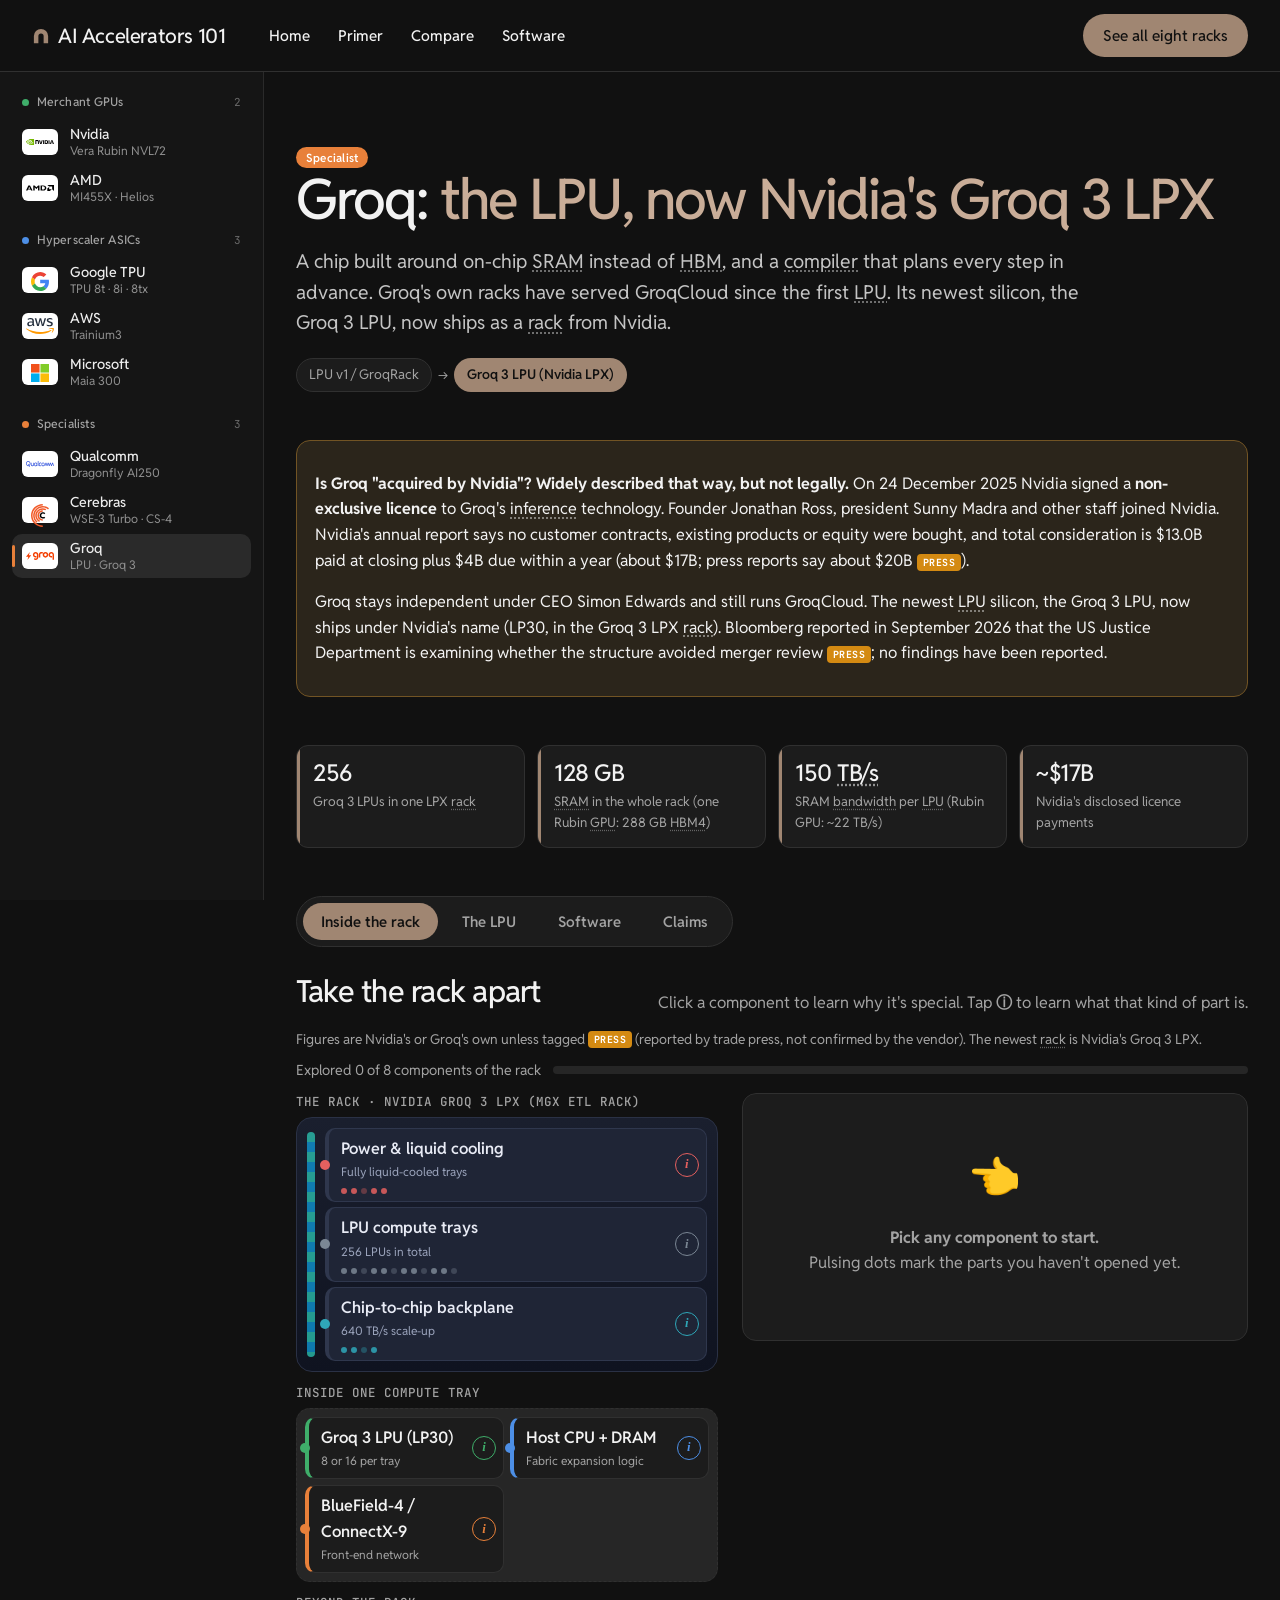
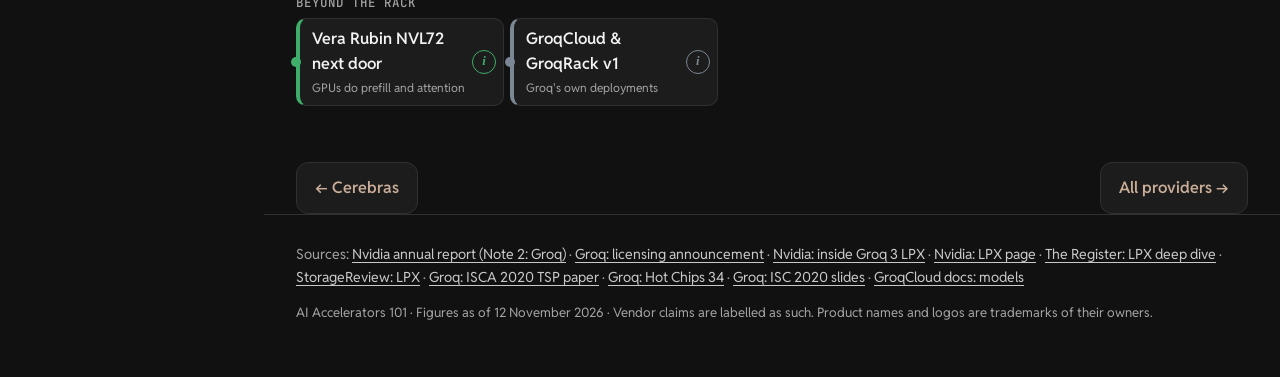
<file: providers/groq.html>
<!doctype html>
<html lang="en">
<head>
  <meta charset="utf-8">
  <meta name="viewport" content="width=device-width, initial-scale=1">
  <title>Groq LPU and Nvidia's Groq 3 LPX: an SRAM-only inference chip | AI Accelerators 101</title>
  <meta name="description" content="How Groq's LPU keeps a model in on-chip SRAM instead of HBM, with a compiler that plans every step in advance, and how the Groq 3 LPU now ships in Nvidia's 256-chip LPX rack.">
  <meta property="og:title" content="Groq LPU and Nvidia's Groq 3 LPX: an SRAM-only inference chip">
  <meta property="og:description" content="How Groq's LPU keeps a model in on-chip SRAM instead of HBM, with a compiler that plans every step in advance, and how the Groq 3 LPU now ships in Nvidia's 256-chip LPX rack.">
  <meta property="og:type" content="article">
  <link rel="preconnect" href="https://fonts.googleapis.com">
  <link rel="preconnect" href="https://fonts.gstatic.com" crossorigin>
  <link href="https://fonts.googleapis.com/css2?family=Reddit+Sans:wght@400..700&family=JetBrains+Mono:wght@400..500&display=swap" rel="stylesheet">
  <link rel="icon" href="../favicon.svg" type="image/svg+xml">
  <meta name="theme-color" content="#111111">
  <link rel="stylesheet" href="../assets/inner.css">
  <link rel="stylesheet" href="../assets/side.css">
  <style>
    /* groq.html only */
    /* Headings re-levelled for a clean outline (rack column h4 -> h3, detail h5 -> h4); same look as before. */
    .rack-col h3 { margin: 12px 0 6px; font: 500 .78rem/1.4 var(--mono); text-transform: uppercase; letter-spacing: .08em; color: var(--muted); }
    .rack-col h3:first-child { margin-top: 0; }
    .part-detail h4 { font: 600 .78rem/1.4 var(--mono); text-transform: uppercase; letter-spacing: .08em; color: var(--muted); margin: 14px 0 8px; }
    .part-detail .why + h4, .part-detail .stats + .detail-split h4 { margin-top: 12px; }
    /* No violet: compute blocks use the accelerator green. */
    .package .part, .package .part[data-role="compute"], .part-detail[data-role="compute"] { --part-color: var(--r-gpu); }
    /* Tabs stick below the fixed header (and the provider row under 1024px). */
    .tabs { top: calc(var(--top-h) + var(--side-row, 0px) + 8px); }
    /* Detail stats wrap to the column width instead of a fixed four. */
    .part-detail .stats { grid-template-columns: repeat(auto-fit, minmax(118px, 1fr)); }
    .explorer > * { min-width: 0; }
    #tab-sw .stats { margin-top: 20px; }
    #tab-sw .note { margin-top: 16px; }
    #tab-sw .legend { margin-top: 12px; }
    /* Chip diagram over its details until the column is wide enough for both. */
    @media (max-width: 1279px) {
      .explorer.die-layout { grid-template-columns: minmax(0, 1fr); }
      .die-layout .detail-col { position: static; max-height: none; overflow: visible; min-height: 0; }
    }
    @media (max-width: 860px) { .explorer { grid-template-columns: minmax(0, 1fr); } }
    /* First-generation LPU (TSP) floorplan */
    .package.gq-pkg { min-width: 0; grid-template-columns: 54px minmax(0, 1fr) 54px; border-color: #f55036; }
    .gq-nohbm { display: flex; align-items: center; justify-content: center; text-align: center; padding: 4px; border: 1px dashed #5a3a30; border-radius: 6px; font: 600 .62rem/1.3 var(--mono); color: var(--muted); }
    .gq-pkg .a-iodT { grid-template-columns: minmax(0, 1fr); }
    .gq-pkg .a-core { grid-template-columns: repeat(7, minmax(0, 1fr)); gap: 4px; }
    .gq-pkg .a-core .part:first-child { min-height: 240px; }
    .gq-pkg .a-core .part-btn { padding: 6px 2px; }
    @media (max-width: 640px) {
      .package.gq-pkg { grid-template-columns: 30px minmax(0, 1fr) 30px; padding: 6px; gap: 4px; }
      .gq-nohbm { padding: 2px; font-size: .56rem; }
      .gq-pkg .a-core { gap: 2px; }
      .gq-pkg .a-core .part-btn .s { writing-mode: vertical-rl; font-size: .6rem; }
    }
  </style>
</head>
<body class="has-side">
  <header class="top">
    <div class="top__bar">
      <a class="skip" href="#main">Skip to content</a>
      <a class="top__logo" href="../index.html"><svg viewBox="0 0 24 24" aria-hidden="true"><path d="M2.5 21.5V12a9.5 9.5 0 0 1 19 0v9.5h-6V12a3.5 3.5 0 0 0-7 0v9.5z"/></svg>AI Accelerators 101</a>
      <nav class="top__links" aria-label="Main"><a href="../index.html">Home</a><a href="../primer.html">Primer</a><a href="../compare.html">Compare</a><a href="../software.html">Software</a></nav>
      <a class="btn top__cta" href="../index.html#racks">See all eight racks</a>
    </div>
  </header>

  <nav class="side" aria-label="Providers">
      <div class="side__group" data-camp="gpu">
        <p class="side__h"><i class="side__dot" aria-hidden="true"></i>Merchant GPUs <small>2</small></p>
        <a class="side__p" href="../providers/nvidia.html"><span class="side__logo"><img src="../assets/icons/nvidia.svg" alt=""></span><b>Nvidia</b><span>Vera Rubin NVL72</span></a>
        <a class="side__p" href="../providers/amd.html"><span class="side__logo"><img src="../assets/icons/amd.svg" alt=""></span><b>AMD</b><span>MI455X · Helios</span></a>
      </div>
      <div class="side__group" data-camp="asic">
        <p class="side__h"><i class="side__dot" aria-hidden="true"></i>Hyperscaler ASICs <small>3</small></p>
        <a class="side__p" href="../providers/google-tpu.html"><span class="side__logo"><img src="../assets/icons/google-icon.svg" alt=""></span><b>Google TPU</b><span>TPU 8t · 8i · 8tx</span></a>
        <a class="side__p" href="../providers/aws.html"><span class="side__logo"><img src="../assets/icons/aws.svg" alt=""></span><b>AWS</b><span>Trainium3</span></a>
        <a class="side__p" href="../providers/microsoft-maia.html"><span class="side__logo"><img src="../assets/icons/microsoft-icon.svg" alt=""></span><b>Microsoft</b><span>Maia 300</span></a>
      </div>
      <div class="side__group" data-camp="spec">
        <p class="side__h"><i class="side__dot" aria-hidden="true"></i>Specialists <small>3</small></p>
        <a class="side__p" href="../providers/qualcomm.html"><span class="side__logo"><img src="../assets/icons/qualcomm.svg" alt=""></span><b>Qualcomm</b><span>Dragonfly AI250</span></a>
        <a class="side__p" href="../providers/cerebras.html"><span class="side__logo"><img src="../assets/icons/cerebras.svg" alt=""></span><b>Cerebras</b><span>WSE-3 Turbo · CS-4</span></a>
        <a class="side__p" href="../providers/groq.html" aria-current="page"><span class="side__logo"><img src="../assets/icons/groq.svg" alt=""></span><b>Groq</b><span>LPU · Groq 3</span></a>
      </div>
    </nav>

  <main class="wrap" id="main">
    <!-- Block 1: Available series -->
    <section class="provider-hero">
      <span class="camp camp-spec">Specialist</span>
      <h1>Groq: <span class="grad-text">the LPU, now Nvidia's Groq 3 LPX</span></h1>
      <p class="lede">A chip built around on-chip SRAM instead of HBM, and a compiler that plans every step in advance. Groq's own racks have served GroqCloud since the first LPU. Its newest silicon, the Groq 3 LPU, now ships as a rack from Nvidia.</p>
      <div class="timeline" role="group" aria-label="Available series">
        <span class="gen">LPU v1 / GroqRack</span><span class="arrow" aria-hidden="true">→</span>
        <span class="gen latest">Groq 3 LPU (Nvidia LPX)</span>
      </div>
    </section>

    <!-- Nvidia and Groq note -->
    <section>
      <div class="note">
        <p><strong>Is Groq "acquired by Nvidia"? Widely described that way, but not legally.</strong> On 24 December 2025 Nvidia signed a <b>non-exclusive licence</b> to Groq's inference technology. Founder Jonathan Ross, president Sunny Madra and other staff joined Nvidia. Nvidia's annual report says no customer contracts, existing products or equity were bought, and total consideration is $13.0B paid at closing plus $4B due within a year (about $17B; press reports say about $20B <span class="tag tag-verify">PRESS</span>).</p>
        <p>Groq stays independent under CEO Simon Edwards and still runs GroqCloud. The newest LPU silicon, the Groq 3 LPU, now ships under Nvidia's name (LP30, in the Groq 3 LPX rack). Bloomberg reported in September 2026 that the US Justice Department is examining whether the structure avoided merger review <span class="tag tag-verify">PRESS</span>; no findings have been reported.</p>
      </div>
    </section>

    <!-- Block 2: Latest flagship at a glance -->
    <section>
      <div class="stats">
        <div class="stat"><span class="v">256</span><span class="l">Groq 3 LPUs in one LPX rack</span></div>
        <div class="stat"><span class="v">128 GB</span><span class="l">SRAM in the whole rack (one Rubin GPU: 288 GB HBM4)</span></div>
        <div class="stat"><span class="v">150 TB/s</span><span class="l">SRAM bandwidth per LPU (Rubin GPU: ~22 TB/s)</span></div>
        <div class="stat"><span class="v">~$17B</span><span class="l">Nvidia's disclosed licence payments</span></div>
      </div>
    </section>

    <!-- Blocks 3–6 as tabs -->
    <section>
      <div class="tabs" role="tablist" aria-label="LPU sections">
        <button role="tab" aria-selected="true"  aria-controls="tab-hw" id="tab-hw-btn">Inside the rack</button>
        <button role="tab" aria-selected="false" aria-controls="tab-chip" id="tab-chip-btn">The LPU</button>
        <button role="tab" aria-selected="false" aria-controls="tab-sw" id="tab-sw-btn">Software</button>
        <button role="tab" aria-selected="false" aria-controls="tab-claims" id="tab-claims-btn">Claims</button>
      </div>

      <!-- ===================== Block 4: Hardware ecosystem ===================== -->
      <div class="tab-panel" id="tab-hw" role="tabpanel" aria-labelledby="tab-hw-btn">
        <div class="section-head">
          <h2>Take the rack apart</h2>
          <p>Click a component to learn why it's special. Tap <b role="img" aria-label="the i button">ⓘ</b> to learn what that kind of part is.</p>
        </div>
        <p class="legend">Figures are Nvidia's or Groq's own unless tagged <span class="tag tag-verify">PRESS</span> (reported by trade press, not confirmed by the vendor). The newest rack is Nvidia's Groq 3 LPX.</p>

        <div data-explorer data-noun="components of the rack">
          <div class="explorer-progress"><span class="count"></span><div class="bar"><span></span></div></div>

          <div class="explorer">
            <!-- ---------- Left: the rack ---------- -->
            <div class="rack-col">
              <h3>The rack · Nvidia Groq 3 LPX (MGX ETL rack)</h3>
              <div class="rack-frame">
                <div class="part" data-part="power" data-role="power">
                  <button class="part-btn"><span class="n">Power &amp; liquid cooling</span><span class="s">Fully liquid-cooled trays</span><span class="leds"><i></i><i></i><i></i><i></i><i></i></span></button>
                  <button class="info-btn" popovertarget="gq-concept-cooling" aria-label="What is liquid cooling and an MGX rack?">i</button>
                </div>
                <div class="part" data-part="tray" data-role="tray">
                  <button class="part-btn"><span class="n">LPU compute trays</span><span class="s">256 LPUs in total</span><span class="leds"><i></i><i></i><i></i><i></i><i></i><i></i><i></i><i></i><i></i><i></i><i></i><i></i></span></button>
                  <button class="info-btn" popovertarget="gq-concept-tray" aria-label="What is a compute tray?">i</button>
                </div>
                <div class="part" data-part="spine" data-role="net">
                  <button class="part-btn"><span class="n">Chip-to-chip backplane</span><span class="s">640 TB/s scale-up</span><span class="leds"><i></i><i></i><i></i><i></i></span></button>
                  <button class="info-btn" popovertarget="gq-concept-c2c" aria-label="What is a chip-to-chip network?">i</button>
                </div>
              </div>

              <h3>Inside one compute tray</h3>
              <div class="tray-zoom">
                <div class="part" data-part="lpu" data-role="gpu">
                  <button class="part-btn"><span class="n">Groq 3 LPU (LP30)</span><span class="s">8 or 16 per tray</span></button>
                  <button class="info-btn" popovertarget="gq-concept-lpu" aria-label="What is an LPU?">i</button>
                </div>
                <div class="part" data-part="host" data-role="cpu">
                  <button class="part-btn"><span class="n">Host CPU + DRAM</span><span class="s">Fabric expansion logic</span></button>
                  <button class="info-btn" popovertarget="gq-concept-host" aria-label="What is a host CPU?">i</button>
                </div>
                <div class="part" data-part="dpu" data-role="dpu">
                  <button class="part-btn"><span class="n">BlueField-4 / ConnectX-9</span><span class="s">Front-end network</span></button>
                  <button class="info-btn" popovertarget="gq-concept-dpu" aria-label="What is a DPU?">i</button>
                </div>
              </div>

              <h3>Beyond the rack</h3>
              <div class="beyond">
                <div class="part" data-part="nvl72" data-role="gpu">
                  <button class="part-btn"><span class="n">Vera Rubin NVL72 next door</span><span class="s">GPUs do prefill and attention</span></button>
                  <button class="info-btn" popovertarget="gq-concept-prefill" aria-label="What are prefill and decode?">i</button>
                </div>
                <div class="part" data-part="cloud" data-role="tray">
                  <button class="part-btn"><span class="n">GroqCloud &amp; GroqRack v1</span><span class="s">Groq's own deployments</span></button>
                  <button class="info-btn" popovertarget="gq-concept-cloud" aria-label="What is GroqCloud?">i</button>
                </div>
              </div>
            </div>

            <!-- ---------- Right: detail panels ---------- -->
            <div class="detail-col">
              <div class="card empty-detail">
                <div class="big" aria-hidden="true">👈</div>
                <p><strong>Pick any component to start.</strong><br>Pulsing dots mark the parts you haven't opened yet.</p>
              </div>

              <article class="part-detail card" data-detail="power" data-role="power" hidden>
                <span class="role">Rack infrastructure <button class="info-btn inline" popovertarget="gq-concept-cooling" aria-label="What is liquid cooling and an MGX rack?">i</button></span>
                <h3>Power &amp; liquid cooling</h3>
                <div class="count">Nvidia's MGX ETL rack, fully liquid-cooled</div>
                <p class="why"><strong>Why it's special:</strong> Groq's own racks were air-cooled. The LPX moves to Nvidia's standard rack, so it can sit beside a Vera Rubin rack and share the same cooling and power plant. Nvidia's technical blog calls the trays "cableless".</p>
                <h4>Key numbers</h4>
                <div class="stats">
                  <div class="stat"><span class="v">Not published</span><span class="l">rack power</span></div>
                  <div class="stat"><span class="v">12 TB</span><span class="l">DDR5 per rack (Nvidia's LPX page)</span></div>
                </div>
                <div class="detail-split">
                  <div>
                    <h4>What it does here</h4>
                    <ul>
                      <li>Keeps 256 LPUs cool without fans in the trays.</li>
                      <li>Nvidia says the compiler's cycle-by-cycle schedule lets it predict current draw and cut power; it reports a low-double-digit percent saving against a similar non-deterministic system (Nvidia claim).</li>
                      <li>Power per rack: Nvidia hasn't stated it. Independent checks of its efficiency claims are still needed.</li>
                    </ul>
                  </div>
                  <div>
                    <h4>Connects to</h4>
                    <div class="links-to"><button data-goto="tray">Compute trays</button><button data-goto="spine">Backplane</button></div>
                  </div>
                </div>
                <div class="detail-nav"><button class="btn btn-ghost" data-step="-1"><span aria-hidden="true">←</span> Previous</button><button class="btn" data-step="1">Next part <span aria-hidden="true">→</span></button></div>
              </article>

              <article class="part-detail card" data-detail="tray" data-role="tray" hidden>
                <span class="role">Building block <button class="info-btn inline" popovertarget="gq-concept-tray" aria-label="What is a compute tray?">i</button></span>
                <h3>LPU compute tray</h3>
                <div class="count">256 LPUs per rack · tray layout reported two ways</div>
                <p class="why"><strong>Why it's special:</strong> the sources disagree on how the 256 LPUs are split. Nvidia's technical blog describes 16 trays of 16 LPUs (2U each), but one of its own captions shows a 1U tray with 8. Trade press from GTC reported 32 trays of 8 <span class="tag tag-verify">PRESS</span>. Both multiply to 256. We don't know which is final.</p>
                <h4>Key numbers (rack)</h4>
                <div class="stats">
                  <div class="stat"><span class="v">256</span><span class="l">LPUs</span></div>
                  <div class="stat"><span class="v">128 GB</span><span class="l">SRAM (derived: 256 × 500 MB)</span></div>
                  <div class="stat"><span class="v">40 PB/s</span><span class="l">SRAM bandwidth</span></div>
                  <div class="stat"><span class="v">315 PF</span><span class="l">FP8 compute (Nvidia blog)</span></div>
                </div>
                <div class="detail-split">
                  <div>
                    <h4>What else is inside</h4>
                    <ul>
                      <li>A host processor and fabric expansion logic with DRAM.</li>
                      <li>A BlueField-4 DPU or a ConnectX-9 NIC <span class="tag tag-verify">PRESS</span>.</li>
                      <li>32 optical chip-to-chip links and 400 Gb/s Ethernet on the tray front <span class="tag tag-verify">PRESS</span>.</li>
                    </ul>
                  </div>
                  <div>
                    <h4>Look inside</h4>
                    <div class="links-to"><button data-goto="lpu">LPU</button><button data-goto="host">Host CPU</button><button data-goto="dpu">DPU / NIC</button></div>
                  </div>
                </div>
                <div class="detail-nav"><button class="btn btn-ghost" data-step="-1"><span aria-hidden="true">←</span> Previous</button><button class="btn" data-step="1">Next part <span aria-hidden="true">→</span></button></div>
              </article>

              <article class="part-detail card" data-detail="spine" data-role="net" hidden>
                <span class="role">Scale-up network <button class="info-btn inline" popovertarget="gq-concept-c2c" aria-label="What is a chip-to-chip network?">i</button> <button class="concept-link" popovertarget="gq-concept-manychips">Why does one model need many chips?</button></span>
                <h3>Chip-to-chip backplane</h3>
                <div class="count">Direct LPU-to-LPU links · no switch chips in the path</div>
                <p class="why"><strong>Why it's special:</strong> LPUs link straight to each other, and the compiler schedules every transfer to a specific clock cycle. Nvidia says the protocol keeps hundreds of LPUs aligned in time. The result is that data arrives when the compiler said it would, not "eventually".</p>
                <h4>Key numbers</h4>
                <div class="stats">
                  <div class="stat"><span class="v">640 TB/s</span><span class="l">scale-up bandwidth per rack</span></div>
                  <div class="stat"><span class="v">2.5 TB/s</span><span class="l">per LPU, both directions</span></div>
                  <div class="stat"><span class="v">96 × 112 Gb/s</span><span class="l">links per LPU</span></div>
                  <div class="stat"><span class="v">4</span><span class="l">spines (copper backplane)</span><span class="tag tag-verify">PRESS</span></div>
                </div>
                <div class="detail-split">
                  <div>
                    <h4>What it does here</h4>
                    <ul>
                      <li>Joins 256 LPUs so a model's layers can be spread over many chips.</li>
                      <li>Further links run out of the tray front to neighbouring racks <span class="tag tag-verify">PRESS</span>.</li>
                      <li>Trade press describes the rack link to Vera Rubin as Ethernet-based <span class="tag tag-verify">PRESS</span>. No NVLink at launch <span class="tag tag-verify">PRESS</span>.</li>
                    </ul>
                  </div>
                  <div>
                    <h4>Connects to</h4>
                    <div class="links-to"><button data-goto="lpu">Every LPU</button><button data-goto="tray">Compute trays</button><button data-goto="nvl72">Vera Rubin NVL72</button></div>
                  </div>
                </div>
                <div class="detail-nav"><button class="btn btn-ghost" data-step="-1"><span aria-hidden="true">←</span> Previous</button><button class="btn" data-step="1">Next part <span aria-hidden="true">→</span></button></div>
              </article>

              <article class="part-detail card" data-detail="lpu" data-role="gpu" hidden>
                <span class="role">Accelerator <button class="info-btn inline" popovertarget="gq-concept-lpu" aria-label="What is an LPU?">i</button></span>
                <h3>Groq 3 LPU (Nvidia "LP30")</h3>
                <div class="count">×256 per rack · built from Groq's second-generation LPU technology</div>
                <p class="why"><strong>Why it's special:</strong> no HBM at all. The model lives in about 500 MB of on-chip SRAM per chip, so each LPU reads memory roughly 7× faster than a Rubin GPU reads HBM4. The price is capacity: one rack holds 128 GB, against 288 GB on a single Rubin GPU. Open "The LPU" tab for the chip layout.</p>
                <h4>Key numbers (per LPU)</h4>
                <div class="stats">
                  <div class="stat"><span class="v">~500 MB</span><span class="l">SRAM (Cerebras WSE-3: 44 GB per wafer)</span></div>
                  <div class="stat"><span class="v">150 TB/s</span><span class="l">SRAM bandwidth (Rubin: ~22 TB/s)</span></div>
                  <div class="stat"><span class="v">1.2 PF</span><span class="l">FP8</span></div>
                  <div class="stat"><span class="v">Samsung 4nm</span><span class="l">process, as reported</span><span class="tag tag-verify">PRESS</span></div>
                </div>
                <div class="detail-split">
                  <div>
                    <h4>What it does here</h4>
                    <ul>
                      <li>Runs the feed-forward maths while generating each token.</li>
                      <li>FP8 only at launch; 4-bit formats are expected with a later LP35 <span class="tag tag-verify">PRESS</span>.</li>
                      <li>Not CUDA-compatible <span class="tag tag-verify">PRESS</span>.</li>
                    </ul>
                  </div>
                  <div>
                    <h4>Connects to</h4>
                    <div class="links-to"><button data-goto="spine">Chip-to-chip links</button><button data-goto="host">Host CPU</button><button data-goto="nvl72">Vera Rubin NVL72</button></div>
                  </div>
                </div>
                <div class="detail-nav"><button class="btn btn-ghost" data-step="-1"><span aria-hidden="true">←</span> Previous</button><button class="btn" data-step="1">Next part <span aria-hidden="true">→</span></button></div>
              </article>

              <article class="part-detail card" data-detail="host" data-role="cpu" hidden>
                <span class="role">Host CPU <button class="info-btn inline" popovertarget="gq-concept-host" aria-label="What is a host CPU?">i</button></span>
                <h3>Host CPU, fabric expansion &amp; DRAM</h3>
                <div class="count">One host per tray · x86 reported <span class="tag tag-verify">PRESS</span></div>
                <p class="why"><strong>Why it's special:</strong> a chip with only 500 MB of memory still needs somewhere to park things that don't need speed. The tray carries DRAM behind "fabric expansion logic" for that. Nvidia doesn't name the host CPU model.</p>
                <h4>Key numbers (per tray, Nvidia blog)</h4>
                <div class="stats">
                  <div class="stat"><span class="v">≤ 512 GB</span><span class="l">DRAM via fabric expansion logic</span></div>
                  <div class="stat"><span class="v">≤ 256 GB</span><span class="l">DRAM via the host CPU</span></div>
                </div>
                <div class="detail-split">
                  <div>
                    <h4>What it does here</h4>
                    <ul>
                      <li>Boots the tray and talks to the rest of the data centre.</li>
                      <li>Stores data that doesn't fit in SRAM. Its speed is not published.</li>
                    </ul>
                  </div>
                  <div>
                    <h4>Connects to</h4>
                    <div class="links-to"><button data-goto="lpu">LPUs</button><button data-goto="dpu">DPU / NIC</button></div>
                  </div>
                </div>
                <div class="detail-nav"><button class="btn btn-ghost" data-step="-1"><span aria-hidden="true">←</span> Previous</button><button class="btn" data-step="1">Next part <span aria-hidden="true">→</span></button></div>
              </article>

              <article class="part-detail card" data-detail="dpu" data-role="dpu" hidden>
                <span class="role">DPU / NIC <button class="info-btn inline" popovertarget="gq-concept-dpu" aria-label="What is a DPU?">i</button></span>
                <h3>BlueField-4 DPU or ConnectX-9 NIC</h3>
                <div class="count">One per tray <span class="tag tag-verify">PRESS</span> · 400 Gb/s Ethernet on the tray front <span class="tag tag-verify">PRESS</span></div>
                <p class="why"><strong>Why it's special:</strong> this is where Nvidia's ecosystem plugs in. The LPX uses Nvidia's own network chips for traffic to the rest of the data centre. Groq's older racks used 200 Gb/s InfiniBand to the top-of-rack switch.</p>
                <h4>Key numbers</h4>
                <div class="stats">
                  <div class="stat"><span class="v">400 Gb/s</span><span class="l">Ethernet per tray</span><span class="tag tag-verify">PRESS</span></div>
                  <div class="stat"><span class="v">1</span><span class="l">per tray; BlueField-4 or ConnectX-9</span><span class="tag tag-verify">PRESS</span></div>
                </div>
                <div class="detail-split">
                  <div>
                    <h4>What it does here</h4>
                    <ul>
                      <li>Carries requests in and results out.</li>
                      <li>Links the LPX to the Vera Rubin rack beside it.</li>
                    </ul>
                  </div>
                  <div>
                    <h4>Connects to</h4>
                    <div class="links-to"><button data-goto="host">Host CPU</button><button data-goto="nvl72">Vera Rubin NVL72</button></div>
                  </div>
                </div>
                <div class="detail-nav"><button class="btn btn-ghost" data-step="-1"><span aria-hidden="true">←</span> Previous</button><button class="btn" data-step="1">Next part <span aria-hidden="true">→</span></button></div>
              </article>

              <article class="part-detail card" data-detail="nvl72" data-role="gpu" hidden>
                <span class="role">Partner rack <button class="info-btn inline" popovertarget="gq-concept-prefill" aria-label="What are prefill and decode?">i</button></span>
                <h3>Vera Rubin NVL72 next door</h3>
                <div class="count">One or more LPX racks pair with each NVL72 · <a href="nvidia.html">full page on Nvidia</a></div>
                <p class="why"><strong>Why it's special:</strong> the LPX is not meant to run alone. GPUs read the prompt (prefill) and handle the attention step during decode; LPUs handle the feed-forward step. Nvidia's Dynamo software splits each token between the two racks. A Rubin GPU has 288 GB of HBM4 at about 22 TB/s, so it holds the long context while the LPUs supply the speed.</p>
                <h4>Key numbers</h4>
                <div class="stats">
                  <div class="stat"><span class="v">Up to 35×</span><span class="l">throughput per MW vs GB200 NVL72, for 2T+ parameter models (Nvidia)</span></div>
                  <div class="stat"><span class="v">4–8 racks</span><span class="l">for a trillion-parameter model, by weight precision</span><span class="tag tag-verify">PRESS</span></div>
                </div>
                <div class="detail-split">
                  <div>
                    <h4>What it does here</h4>
                    <ul>
                      <li>Replaced the planned Rubin CPX prefill chip, which appears to have been dropped <span class="tag tag-verify">PRESS</span>.</li>
                      <li>Speculative decoding: LPUs draft tokens, GPUs check them.</li>
                    </ul>
                  </div>
                  <div>
                    <h4>Connects to</h4>
                    <div class="links-to"><button data-goto="spine">LPX backplane</button><button data-goto="dpu">DPU / NIC</button></div>
                  </div>
                </div>
                <div class="detail-nav"><button class="btn btn-ghost" data-step="-1"><span aria-hidden="true">←</span> Previous</button><button class="btn" data-step="1">Next part <span aria-hidden="true">→</span></button></div>
              </article>

              <article class="part-detail card" data-detail="cloud" data-role="tray" hidden>
                <span class="role">Groq's own deployments <button class="info-btn inline" popovertarget="gq-concept-cloud" aria-label="What is GroqCloud?">i</button></span>
                <h3>GroqCloud &amp; GroqRack v1</h3>
                <div class="count">LPU v1 racks · independent of Nvidia since the licence</div>
                <p class="why"><strong>Why it's special:</strong> this is the product Groq actually sold. A GroqNode is 8 GroqCards in a 4U box, and a GroqRack is 8 nodes, or 64 chips. GroqCloud serves models through an OpenAI-compatible API. Groq hasn't said which chip generation GroqCloud runs on today.</p>
                <h4>Key numbers</h4>
                <div class="stats">
                  <div class="stat"><span class="v">64</span><span class="l">LPUs per GroqRack</span></div>
                  <div class="stat"><span class="v">48 POPS</span><span class="l">INT8 per rack (Groq, 2020)</span></div>
                  <div class="stat"><span class="v">19,000</span><span class="l">LPUs initially in Dammam, Saudi Arabia</span><span class="tag tag-verify">PRESS</span></div>
                  <div class="stat"><span class="v">Helsinki</span><span class="l">European site with Equinix, July 2025</span><span class="tag tag-verify">PRESS</span></div>
                </div>
                <div class="detail-split">
                  <div>
                    <h4>What it does here</h4>
                    <ul>
                      <li>Serves chat models, speech-to-text and more through GroqCloud.</li>
                      <li>Groq's own racks link nodes with two 200 Gb/s InfiniBand HDR connections per rack (2020 design).</li>
                      <li>Groq is expected to be among the earliest LPX adopters <span class="tag tag-verify">PRESS</span>. Nebius is the first named cloud partner <span class="tag tag-verify">PRESS</span>.</li>
                    </ul>
                  </div>
                  <div>
                    <h4>Connects to</h4>
                    <div class="links-to"><button data-goto="lpu">Groq 3 LPU</button><button data-goto="nvl72">Vera Rubin NVL72</button></div>
                  </div>
                </div>
                <div class="detail-nav"><button class="btn btn-ghost" data-step="-1"><span aria-hidden="true">←</span> Previous</button><button class="btn" data-step="1">Back to start <span aria-hidden="true">→</span></button></div>
              </article>
            </div>
          </div>

          <!-- ===================== Concept cards (ⓘ) ===================== -->
          <div class="concept" id="gq-concept-cooling" popover>
            <div class="concept-head"><span class="eyebrow">Concept</span><h4>Liquid cooling &amp; the MGX rack</h4></div>
            <button class="close" popovertarget="gq-concept-cooling" popovertargetaction="hide" aria-label="Close">×</button>
            <div class="concept-body">
              <p><b>MGX</b> is Nvidia's modular rack standard, so different compute and network trays fit the same frame. <b>Liquid cooling</b> pumps coolant through plates on each chip, because air can't remove this much heat from so many chips.</p>
              <div class="analogy"><b>Analogy:</b> a standard shelving system. Any tray fits any slot, and the plumbing is already there.</div>
            </div>
          </div>

          <div class="concept" id="gq-concept-tray" popover>
            <div class="concept-head"><span class="eyebrow">Concept</span><h4>What is a compute tray?</h4></div>
            <button class="close" popovertarget="gq-concept-tray" popovertargetaction="hide" aria-label="Close">×</button>
            <div class="concept-body">
              <p>A tray is a flat drawer that slides into the rack, holding several accelerators, a host CPU and network chips on one board.</p>
              <div class="analogy"><b>Analogy:</b> books on a shelf. Pull one out without moving the rest.</div>
            </div>
          </div>

          <div class="concept" id="gq-concept-c2c" popover>
            <div class="concept-head"><span class="eyebrow">Concept</span><h4>What is a chip-to-chip network?</h4></div>
            <button class="close" popovertarget="gq-concept-c2c" popovertargetaction="hide" aria-label="Close">×</button>
            <div class="concept-body">
              <p>Each LPU holds only a slice of the model, so chips must pass results to each other constantly. In a normal network, a packet can wait in a queue. On Groq's, the <b>compiler</b> decides which link carries what in which clock cycle, so no queue forms.</p>
              <p>Groq's design is a "direct" network: chips connect to chips, with no central switch in between.</p>
              <div class="analogy"><b>Analogy:</b> a train timetable where every train's slot is fixed in advance, versus a motorway where you hope for no jams.</div>
            </div>
          </div>

          <div class="concept" id="gq-concept-lpu" popover>
            <div class="concept-head"><span class="eyebrow">Concept</span><h4>What is an LPU?</h4></div>
            <button class="close" popovertarget="gq-concept-lpu" popovertargetaction="hide" aria-label="Close">×</button>
            <div class="concept-body">
              <p>An <b>LPU</b> (language processing unit) is Groq's name for its chip, built for running language models, not training them. Groq's first chip was called a <b>TSP</b> (tensor streaming processor): data streams past fixed blocks of compute units, instead of waiting in caches.</p>
              <p>It holds the whole model in on-chip <b>SRAM</b>, and many chips share a model (see "why many chips").</p>
              <div class="analogy"><b>Analogy:</b> an assembly line, not a workshop. Parts move past stations that each do one job.</div>
            </div>
          </div>

          <div class="concept" id="gq-concept-sram" popover>
            <div class="concept-head"><span class="eyebrow">Concept</span><h4>SRAM vs HBM</h4></div>
            <button class="close" popovertarget="gq-concept-sram" popovertargetaction="hide" aria-label="Close">×</button>
            <div class="concept-body">
              <p><b>SRAM</b> sits on the chip itself and is very fast, but each bit takes a lot of silicon, so there isn't much of it. <b>HBM</b> is stacked DRAM beside the chip: much bigger, but slower to reach.</p>
              <p>GPUs use HBM (a Rubin GPU has 288 GB at ~22 TB/s). The LPU uses only SRAM: far faster, far smaller.</p>
              <div class="analogy"><b>Analogy:</b> the papers on your desk versus the filing cabinet down the hall.</div>
            </div>
          </div>

          <div class="concept" id="gq-concept-prefill" popover>
            <div class="concept-head"><span class="eyebrow">Concept</span><h4>Prefill vs decode</h4></div>
            <button class="close" popovertarget="gq-concept-prefill" popovertargetaction="hide" aria-label="Close">×</button>
            <div class="concept-body">
              <p><b>Prefill</b> reads your whole prompt at once: lots of maths, so GPUs are good at it. <b>Decode</b> writes the answer one token at a time, and each token must re-read the model's weights from memory. Decode is limited by memory speed, not maths.</p>
              <p>That is the LPU's job: its fast SRAM speeds up decode.</p>
              <div class="analogy"><b>Analogy:</b> reading a book fast (prefill) versus writing a reply by hand, one word at a time (decode).</div>
            </div>
          </div>

          <div class="concept" id="gq-concept-host" popover>
            <div class="concept-head"><span class="eyebrow">Concept</span><h4>What is a host CPU?</h4></div>
            <button class="close" popovertarget="gq-concept-host" popovertargetaction="hide" aria-label="Close">×</button>
            <div class="concept-body">
              <p>Accelerators can't run an operating system. A <b>host CPU</b> boots the machine, loads data and handles everything that isn't matrix maths.</p>
              <div class="analogy"><b>Analogy:</b> the head chef who reads the orders and hands tasks to the line cooks.</div>
            </div>
          </div>

          <div class="concept" id="gq-concept-dpu" popover>
            <div class="concept-head"><span class="eyebrow">Concept</span><h4>What is a DPU?</h4></div>
            <button class="close" popovertarget="gq-concept-dpu" popovertargetaction="hide" aria-label="Close">×</button>
            <div class="concept-body">
              <p>A <b>data processing unit</b> is a network card with its own CPU cores. It takes over networking, storage access and security so the main chips don't have to. A plain <b>NIC</b> (like ConnectX-9) just moves data fast.</p>
              <div class="analogy"><b>Analogy:</b> a building's mailroom and security desk.</div>
            </div>
          </div>

          <div class="concept" id="gq-concept-cloud" popover>
            <div class="concept-head"><span class="eyebrow">Concept</span><h4>What is GroqCloud?</h4></div>
            <button class="close" popovertarget="gq-concept-cloud" popovertargetaction="hide" aria-label="Close">×</button>
            <div class="concept-body">
              <p><b>GroqCloud</b> is Groq's rented inference service: you send text to an API, and models run on Groq's own LPU racks in its data centres. You never touch the hardware.</p>
              <div class="analogy"><b>Analogy:</b> ordering from a restaurant instead of buying the kitchen.</div>
            </div>
          </div>
        </div>
      </div>

      <!-- ===================== Block 3: The accelerator chip ===================== -->
      <div class="tab-panel" id="tab-chip" role="tabpanel" aria-labelledby="tab-chip-btn" hidden>
        <div class="section-head">
          <h2>Inside the LPU</h2>
          <p>Click any block on the chip. Tap <b role="img" aria-label="the i button">ⓘ</b> to learn what that block is.</p>
        </div>
        <p class="legend">Schematic of the first-generation chip (the "TSP"), based on Groq's ISCA 2020 paper and Hot Chips slides. Not a die photo, not to scale. <b>The Groq 3 layout isn't public</b>; Nvidia says it keeps the same MXM, VXM and SXM modules.</p>

        <div data-explorer data-noun="blocks on the chip">
          <div class="explorer-progress"><span class="count"></span><div class="bar"><span></span></div></div>

          <div class="explorer die-layout">
            <div>
              <div class="die-scroll">
                <div class="package mi-pkg gq-pkg" role="group" aria-label="First-generation LPU (TSP) floorplan schematic">
                  <!-- Empty sides: no HBM -->
                  <div class="a-hbmL gq-nohbm">no<br>HBM</div>
                  <div class="a-hbmR gq-nohbm">no<br>HBM</div>

                  <!-- Top: instruction control -->
                  <div class="io-row a-iodT">
                    <div class="part" data-part="icu" data-role="sched">
                      <button class="part-btn"><span class="n">ICU · 144 instruction queues</span><span class="s">sends instructions to every slice</span></button>
                      <button class="info-btn" popovertarget="gq-concept-icu" aria-label="What is an instruction control unit?">i</button>
                    </div>
                  </div>

                  <!-- Centre: slices, mirrored around the VXM -->
                  <div class="core a-core">
                    <div class="part" data-part="mxm" data-role="compute">
                      <button class="part-btn"><span class="n">MXM</span><span class="s">matrix</span></button>
                      <button class="info-btn" popovertarget="gq-concept-mxm" aria-label="What is the matrix unit?">i</button>
                    </div>
                    <div class="part" data-part="sxm" data-role="io">
                      <button class="part-btn"><span class="n">SXM</span><span class="s">shuffle</span></button>
                      <button class="info-btn" popovertarget="gq-concept-sxm" aria-label="What is the switch unit?">i</button>
                    </div>
                    <div class="part" data-part="mem" data-role="mem">
                      <button class="part-btn"><span class="n">MEM</span><span class="s">SRAM</span></button>
                      <button class="info-btn" popovertarget="gq-concept-sram" aria-label="What is on-chip SRAM?">i</button>
                    </div>
                    <div class="part" data-part="vxm" data-role="compute">
                      <button class="part-btn"><span class="n">VXM</span><span class="s">vector</span></button>
                      <button class="info-btn" popovertarget="gq-concept-vxm" aria-label="What is the vector unit?">i</button>
                    </div>
                    <div class="part" data-part="mem" data-role="mem"><button class="part-btn"><span class="n">MEM</span><span class="s">SRAM</span></button></div>
                    <div class="part" data-part="sxm" data-role="io"><button class="part-btn"><span class="n">SXM</span><span class="s">shuffle</span></button></div>
                    <div class="part" data-part="mxm" data-role="compute"><button class="part-btn"><span class="n">MXM</span><span class="s">matrix</span></button></div>
                  </div>

                  <!-- Bottom: spare superlane + chip-to-chip links -->
                  <div class="io-row a-iodB">
                    <div class="part" data-part="spare" data-role="sec">
                      <button class="part-btn"><span class="n">Spare superlane</span><span class="s">21st of 21</span></button>
                      <button class="info-btn" popovertarget="gq-concept-spare" aria-label="What is a spare superlane?">i</button>
                    </div>
                    <div class="part" data-part="c2c" data-role="io">
                      <button class="part-btn"><span class="n">Chip-to-chip links</span><span class="s">16 · 480 GB/s</span></button>
                      <button class="info-btn" popovertarget="gq-concept-c2c" aria-label="What is a chip-to-chip network?">i</button>
                    </div>
                  </div>
                </div>
              </div>
              <p class="die-caption">West half ← VXM centre → East half. Data streams east and west along 20 horizontal superlanes; instructions flow down the slices. 14nm, about 25 × 29 mm, 900 MHz.</p>
            </div>

            <div class="detail-col">
              <div class="card empty-detail">
                <div class="big" aria-hidden="true">🔬</div>
                <p><strong>Zoom into the silicon.</strong><br>Start with the green MXM slices, where the matrix maths happens.</p>
              </div>

              <article class="part-detail card" data-detail="mxm" data-role="compute" hidden>
                <span class="role">Compute <button class="info-btn inline" popovertarget="gq-concept-mxm" aria-label="What is the matrix unit?">i</button></span>
                <h3>Matrix units (MXM)</h3>
                <div class="count">One on each edge · 320 × 320 array · 4 planes in total</div>
                <p class="why"><strong>Why it's special:</strong> the matrix units sit at the outer edges and multiply grids of numbers as streams of data flow through. Each plane stores 102,400 weights on-chip. Because the compiler knows exactly when each number will arrive, there is no cache or scheduler to wait on.</p>
                <h4>Key numbers (whole chip)</h4>
                <div class="stats">
                  <div class="stat"><span class="v">750 TOPS</span><span class="l">INT8 peak (900 MHz)</span></div>
                  <div class="stat"><span class="v">188 TFLOPS</span><span class="l">FP16 peak</span></div>
                  <div class="stat"><span class="v">409,600</span><span class="l">weights held across 4 planes (derived: 4 × 102,400)</span></div>
                </div>
                <div class="detail-split">
                  <div>
                    <h4>What it does</h4>
                    <ul>
                      <li>Does the heavy matrix maths of each model layer.</li>
                      <li>Groq 3: Nvidia quotes 1.2 PFLOPS FP8 per LPU. These are different chips and number formats, so they aren't directly comparable.</li>
                    </ul>
                  </div>
                  <div>
                    <h4>Connects to</h4>
                    <div class="links-to"><button data-goto="sxm">SXM</button><button data-goto="mem">MEM</button></div>
                  </div>
                </div>
                <div class="detail-nav"><button class="btn btn-ghost" data-step="-1"><span aria-hidden="true">←</span> Previous</button><button class="btn" data-step="1">Next block <span aria-hidden="true">→</span></button></div>
              </article>

              <article class="part-detail card" data-detail="sxm" data-role="io" hidden>
                <span class="role">Data movement <button class="info-btn inline" popovertarget="gq-concept-sxm" aria-label="What is the switch unit?">i</button></span>
                <h3>Switch units (SXM)</h3>
                <div class="count">One in each half · shift, permute, transpose</div>
                <p class="why"><strong>Why it's special:</strong> maths often needs data rearranged first, for example flipping a grid on its side. The SXM does that reshuffling in the stream, so no extra trip through memory is needed.</p>
                <div class="detail-split">
                  <div>
                    <h4>What it does</h4>
                    <ul>
                      <li>Shifts data up or down the lanes.</li>
                      <li>Permutes and transposes tensors as they pass.</li>
                    </ul>
                  </div>
                  <div>
                    <h4>Connects to</h4>
                    <div class="links-to"><button data-goto="mxm">MXM</button><button data-goto="mem">MEM</button></div>
                  </div>
                </div>
                <div class="detail-nav"><button class="btn btn-ghost" data-step="-1"><span aria-hidden="true">←</span> Previous</button><button class="btn" data-step="1">Next block <span aria-hidden="true">→</span></button></div>
              </article>

              <article class="part-detail card" data-detail="mem" data-role="mem" hidden>
                <span class="role">Memory <button class="info-btn inline" popovertarget="gq-concept-sram" aria-label="What is on-chip SRAM?">i</button></span>
                <h3>On-chip SRAM (MEM)</h3>
                <div class="count">88 slices · 44 in each half · 20 tiles per slice</div>
                <p class="why"><strong>Why it's special:</strong> this is the model's main storage, not a cache. The compiler places every tensor at a known address. There is no HBM on the chip, so the weights sit within a few millimetres of the maths.</p>
                <h4>Key numbers</h4>
                <div class="stats">
                  <div class="stat"><span class="v">230 MB</span><span class="l">SRAM per chip (220 MiB in the paper)</span></div>
                  <div class="stat"><span class="v">80 TB/s</span><span class="l">on-die bandwidth, up to</span></div>
                  <div class="stat"><span class="v">0</span><span class="l">HBM stacks</span></div>
                </div>
                <div class="detail-split">
                  <div>
                    <h4>What it does</h4>
                    <ul>
                      <li>Holds weights and working data for the layers this chip owns.</li>
                      <li>Capacity is the catch: a 70B-parameter model at 8-bit is about 70 GB, so it needs at least 300 chips (derived: 70 GB ÷ 230 MB).</li>
                      <li>Groq 3 keeps the same idea at about 500 MB and 150 TB/s per chip.</li>
                    </ul>
                  </div>
                  <div>
                    <h4>Connects to</h4>
                    <div class="links-to"><button data-goto="vxm">VXM</button><button data-goto="mxm">MXM</button><button data-goto="sxm">SXM</button></div>
                  </div>
                </div>
                <div class="detail-nav"><button class="btn btn-ghost" data-step="-1"><span aria-hidden="true">←</span> Previous</button><button class="btn" data-step="1">Next block <span aria-hidden="true">→</span></button></div>
              </article>

              <article class="part-detail card" data-detail="vxm" data-role="compute" hidden>
                <span class="role">Compute <button class="info-btn inline" popovertarget="gq-concept-vxm" aria-label="What is the vector unit?">i</button></span>
                <h3>Vector unit (VXM)</h3>
                <div class="count">Centre of the chip · 16 processing elements per lane</div>
                <p class="why"><strong>Why it's special:</strong> everything in a model that isn't a big matrix multiply (adding, activation functions, scaling) happens here. It sits in the middle so data from either half reaches it quickly.</p>
                <h4>Key numbers</h4>
                <div class="stats">
                  <div class="stat"><span class="v">5,120</span><span class="l">32-bit operations per cycle</span></div>
                  <div class="stat"><span class="v">320</span><span class="l">lanes (20 superlanes × 16)</span></div>
                </div>
                <div class="detail-split">
                  <div>
                    <h4>What it does</h4>
                    <ul>
                      <li>Applies activation functions and element-wise maths.</li>
                    </ul>
                  </div>
                  <div>
                    <h4>Connects to</h4>
                    <div class="links-to"><button data-goto="mem">MEM</button><button data-goto="icu">ICU</button></div>
                  </div>
                </div>
                <div class="detail-nav"><button class="btn btn-ghost" data-step="-1"><span aria-hidden="true">←</span> Previous</button><button class="btn" data-step="1">Next block <span aria-hidden="true">→</span></button></div>
              </article>

              <article class="part-detail card" data-detail="icu" data-role="sched" hidden>
                <span class="role">Control <button class="info-btn inline" popovertarget="gq-concept-icu" aria-label="What is an instruction control unit?">i</button> <button class="concept-link" popovertarget="gq-concept-determinism">What is deterministic execution?</button> <button class="concept-link" popovertarget="gq-concept-compiler">What is compiler scheduling?</button></span>
                <h3>Instruction control units (ICU)</h3>
                <div class="count">144 instruction queues on the chip</div>
                <p class="why"><strong>Why it matters:</strong> a GPU decides at run time what to do next. The LPU can't: its instructions were fixed by the compiler. The ICU just plays them back at the exact cycle, and there are no branch predictors, caches or dynamic schedulers to add surprises.</p>
                <div class="detail-split">
                  <div>
                    <h4>What it does</h4>
                    <ul>
                      <li>Fetches and sends instructions to the slices, which then act on data as it streams past.</li>
                      <li>Unlike the slices, the ICU is drawn laid out sideways.</li>
                    </ul>
                  </div>
                  <div>
                    <h4>Connects to</h4>
                    <div class="links-to"><button data-goto="vxm">VXM</button><button data-goto="mxm">MXM</button></div>
                  </div>
                </div>
                <div class="detail-nav"><button class="btn btn-ghost" data-step="-1"><span aria-hidden="true">←</span> Previous</button><button class="btn" data-step="1">Next block <span aria-hidden="true">→</span></button></div>
              </article>

              <article class="part-detail card" data-detail="spare" data-role="sec" hidden>
                <span class="role">Redundancy <button class="info-btn inline" popovertarget="gq-concept-spare" aria-label="What is a spare superlane?">i</button></span>
                <h3>Spare superlane</h3>
                <div class="count">21 superlanes built, 20 used</div>
                <p class="why"><strong>Why it's special:</strong> a chip this regular can hide one spare row. If manufacturing leaves one superlane faulty, the chip is still usable, which improves yield. The compiler never sees the spare.</p>
                <div class="detail-split">
                  <div>
                    <h4>What it does</h4>
                    <ul>
                      <li>Lets a die with a single superlane fault count as "all good".</li>
                      <li>Each superlane is 16 lanes wide; 20 give the chip's 320-element vector.</li>
                    </ul>
                  </div>
                  <div>
                    <h4>Connects to</h4>
                    <div class="links-to"><button data-goto="vxm">VXM</button><button data-goto="c2c">Chip-to-chip links</button></div>
                  </div>
                </div>
                <div class="detail-nav"><button class="btn btn-ghost" data-step="-1"><span aria-hidden="true">←</span> Previous</button><button class="btn" data-step="1">Next block <span aria-hidden="true">→</span></button></div>
              </article>

              <article class="part-detail card" data-detail="c2c" data-role="io" hidden>
                <span class="role">Chip-to-chip I/O <button class="info-btn inline" popovertarget="gq-concept-c2c" aria-label="What is a chip-to-chip network?">i</button></span>
                <h3>Chip-to-chip links</h3>
                <div class="count">16 links per v1 chip · 96 per Groq 3 chip</div>
                <p class="why"><strong>Why it's special:</strong> there is no HBM, so the chip's only way out is to its neighbours. Groq's compiler schedules traffic across these links just like on-chip data, so a 300-chip system behaves like one big deterministic machine.</p>
                <h4>Key numbers</h4>
                <div class="stats">
                  <div class="stat"><span class="v">16 · 480 GB/s</span><span class="l">v1 chip: links · off-chip total</span></div>
                  <div class="stat"><span class="v">96 × 112 Gb/s</span><span class="l">Groq 3: links per chip</span></div>
                  <div class="stat"><span class="v">2.5 TB/s</span><span class="l">Groq 3 total, both directions</span></div>
                  <div class="stat"><span class="v">2.5 µs</span><span class="l">worst-case latency, 320-chip v1 system (Groq, 2020)</span></div>
                </div>
                <div class="detail-split">
                  <div>
                    <h4>What it does</h4>
                    <ul>
                      <li>Joins chips directly, in a "Dragonfly" layout at large scale (Hot Chips 2022).</li>
                      <li>See the "Inside the rack" tab for the Groq 3 backplane.</li>
                    </ul>
                  </div>
                  <div>
                    <h4>Connects to</h4>
                    <div class="links-to"><button data-goto="spare">Spare superlane</button><button data-goto="mem">MEM</button></div>
                  </div>
                </div>
                <div class="detail-nav"><button class="btn btn-ghost" data-step="-1"><span aria-hidden="true">←</span> Previous</button><button class="btn" data-step="1">Back to start <span aria-hidden="true">→</span></button></div>
              </article>
            </div>
          </div>

          <!-- ===================== Concept cards for the chip (ⓘ) ===================== -->
          <div class="concept" id="gq-concept-determinism" popover>
            <div class="concept-head"><span class="eyebrow">Concept</span><h4>Deterministic execution</h4></div>
            <button class="close" popovertarget="gq-concept-determinism" popovertargetaction="hide" aria-label="Close">×</button>
            <div class="concept-body">
              <p><b>Deterministic</b> means the same input always takes exactly the same number of clock cycles. A GPU uses caches and run-time scheduling that make timing vary a little. The LPU has no caches, branch predictors or dynamic schedulers, so timing is known before the program starts.</p>
              <p>That makes speed predictable, and lets the compiler plan data movement and even power.</p>
              <div class="analogy"><b>Analogy:</b> a metro on a fixed timetable versus a taxi whose route depends on traffic.</div>
            </div>
          </div>

          <div class="concept" id="gq-concept-compiler" popover>
            <div class="concept-head"><span class="eyebrow">Concept</span><h4>Compiler scheduling</h4></div>
            <button class="close" popovertarget="gq-concept-compiler" popovertargetaction="hide" aria-label="Close">×</button>
            <div class="concept-body">
              <p>A <b>compiler</b> turns a model into chip instructions. Usually the chip then adjusts on the fly. On the LPU the compiler decides everything in advance: which data sits where, which slice acts when, and which link sends what.</p>
              <div class="analogy"><b>Analogy:</b> a choreographer who writes every dancer's position for every beat, so no one needs to improvise.</div>
            </div>
          </div>

          <div class="concept" id="gq-concept-manychips" popover>
            <div class="concept-head"><span class="eyebrow">Concept</span><h4>Why many chips for one model?</h4></div>
            <button class="close" popovertarget="gq-concept-manychips" popovertargetaction="hide" aria-label="Close">×</button>
            <div class="concept-body">
              <p>The model's weights must fit in on-chip SRAM, and each LPU holds only 230 MB (v1) or about 500 MB (Groq 3). A 70B-parameter model at 8-bit is about 70 GB, so it is split layer by layer across hundreds of chips (derived: at least ~300 v1 chips).</p>
              <p>Nvidia says a trillion-parameter model needs 4 to 8 LPX racks <span class="tag tag-verify">PRESS</span>.</p>
              <div class="analogy"><b>Analogy:</b> a library too big for one room, so each room holds a few shelves and a corridor joins them all.</div>
            </div>
          </div>

          <div class="concept" id="gq-concept-mxm" popover>
            <div class="concept-head"><span class="eyebrow">Concept</span><h4>What is a matrix unit?</h4></div>
            <button class="close" popovertarget="gq-concept-mxm" popovertargetaction="hide" aria-label="Close">×</button>
            <div class="concept-body">
              <p>AI models are mostly <b>matrix multiplications</b>: grids of weights times grids of inputs. A matrix unit is a block of hardware that does a whole grid at once. Groq's holds 320 × 320 weights.</p>
              <div class="analogy"><b>Analogy:</b> a loom that weaves a whole row of thread at once instead of one thread at a time.</div>
            </div>
          </div>

          <div class="concept" id="gq-concept-sxm" popover>
            <div class="concept-head"><span class="eyebrow">Concept</span><h4>What is a switch / permute unit?</h4></div>
            <button class="close" popovertarget="gq-concept-sxm" popovertargetaction="hide" aria-label="Close">×</button>
            <div class="concept-body">
              <p>Maths needs data in a particular order. The SXM <b>shifts</b>, <b>permutes</b> (reorders) and <b>transposes</b> (flips rows and columns) data as it passes by.</p>
              <div class="analogy"><b>Analogy:</b> a card dealer reshuffling the deck between hands.</div>
            </div>
          </div>

          <div class="concept" id="gq-concept-vxm" popover>
            <div class="concept-head"><span class="eyebrow">Concept</span><h4>What is a vector unit?</h4></div>
            <button class="close" popovertarget="gq-concept-vxm" popovertargetaction="hide" aria-label="Close">×</button>
            <div class="concept-body">
              <p>Between matrix multiplications, a model applies simpler steps to each number: adding, scaling, squashing values with an <b>activation function</b>. A vector unit does one such step on a whole row at once.</p>
              <div class="analogy"><b>Analogy:</b> a rubber stamp the width of the page, stamping every item on the line together.</div>
            </div>
          </div>

          <div class="concept" id="gq-concept-icu" popover>
            <div class="concept-head"><span class="eyebrow">Concept</span><h4>What is an instruction control unit?</h4></div>
            <button class="close" popovertarget="gq-concept-icu" popovertargetaction="hide" aria-label="Close">×</button>
            <div class="concept-body">
              <p>A chip needs something to tell its blocks what to do and when. Most chips decide this as they go. The LPU's <b>ICUs</b> hold a script written by the compiler and read it out on the right cycle.</p>
              <div class="analogy"><b>Analogy:</b> a stage manager calling cues from a script, not making them up.</div>
            </div>
          </div>

          <div class="concept" id="gq-concept-spare" popover>
            <div class="concept-head"><span class="eyebrow">Concept</span><h4>What is a spare row (yield redundancy)?</h4></div>
            <button class="close" popovertarget="gq-concept-spare" popovertargetaction="hide" aria-label="Close">×</button>
            <div class="concept-body">
              <p>Chips are cut from silicon wafers, and tiny flaws ruin some. <b>Yield</b> is the share that works. Building one extra copy of a repeated unit lets a chip with a single flaw still pass.</p>
              <div class="analogy"><b>Analogy:</b> a spare tyre. You only notice it when you need it.</div>
            </div>
          </div>
        </div>
      </div>

      <!-- ===================== Block 5: Software ecosystem ===================== -->
      <div class="tab-panel" id="tab-sw" role="tabpanel" aria-labelledby="tab-sw-btn" hidden>
        <h2>The software stack</h2>
        <div class="stack">
          <div class="layer"><span class="name">Serving (LPX)</span><span><b>Nvidia Dynamo</b> sends prefill to GPUs and runs the decode loop across GPUs and LPUs. No CUDA changes at launch <span class="tag tag-verify">PRESS</span></span></div>
          <div class="layer"><span class="name">API (GroqCloud)</span><span>OpenAI-compatible API at <b>api.groq.com/openai/v1</b></span></div>
          <div class="layer"><span class="name">Toolflow</span><span><b>GroqFlow</b> compiled PyTorch, ONNX and Keras models for Groq hardware. Its GitHub repo was archived on 31 Jul 2025</span></div>
          <div class="layer"><span class="name">Compiler</span><span><b>Groq Compiler</b> schedules every operation and every transfer, cycle by cycle, across all chips</span></div>
          <div class="layer"><span class="name">Legacy on-prem</span><span><b>GroqWare</b>: the suite of API, Runtime, DevTools and Compiler for GroqRack customers</span></div>
        </div>
        <div class="stats">
          <div class="stat"><span class="v">OpenAI</span><span class="l">compatible API</span></div>
          <div class="stat"><span class="v">560 tok/s</span><span class="l">Llama 3.1 8B, GroqCloud's listed speed</span></div>
          <div class="stat"><span class="v">1,000 tok/s</span><span class="l">gpt-oss-20B, listed speed</span></div>
          <div class="stat"><span class="v">131,072</span><span class="l">tokens of context on those models</span></div>
        </div>
        <p class="note"><b>Why the compiler is the product.</b> The LPU has no caches or run-time scheduler, so the chip alone can't run anything well: the compiler does the work a GPU's hardware does on the fly. It must place every tensor, time every instruction and plan every link transfer across hundreds of chips. That is what Nvidia licensed, and what makes timing predictable. The trade-off is that each new model must be compiled and tuned before it runs fast.</p>
        <p class="legend">Speeds are the vendor's listed figures from GroqCloud's models page, not independent measurements. Which LPU generation serves them isn't stated.</p>
        <p><a href="../software.html">Compare with other vendors <span aria-hidden="true">→</span></a></p>
      </div>

      <!-- ===================== Block 6: Claims ===================== -->
      <div class="tab-panel" id="tab-claims" role="tabpanel" aria-labelledby="tab-claims-btn" hidden>
        <h2>Headline claims</h2>
        <p class="legend">Vendor figures are projections or company-run tests. Nvidia's footnotes say its LPX figures are "subject to change".</p>
        <div class="claims">
          <div class="claim card"><span class="value">Up to 35×</span><span>throughput per megawatt, LPX + Vera Rubin vs GB200 NVL72 (2T+ parameter models)</span><span class="tag tag-vendor">VENDOR</span></div>
          <div class="claim card"><span class="value">Up to 10×</span><span>revenue opportunity for trillion-parameter models vs GB200 NVL72</span><span class="tag tag-vendor">VENDOR</span></div>
          <div class="claim card"><span class="value">~7×</span><span>memory bandwidth of a Rubin GPU's HBM4 (150 vs ~22 TB/s)</span><span class="tag tag-vendor">VENDOR</span></div>
          <div class="claim card"><span class="value">3,400 tok/s</span><span>Gemma 4 31B at 100K context, measured by Artificial Analysis on a private pre-release endpoint</span><span class="tag tag-verify">PRESS</span></div>
          <div class="claim card"><span class="value">750 TOPS</span><span>INT8 peak for the first-generation chip, at 900 MHz</span><span class="tag tag-vendor">VENDOR</span></div>
          <div class="claim card"><span class="value">Up to 10×</span><span>better energy efficiency than GPUs (Groq, 2024)</span><span class="tag tag-verify">PRESS</span></div>
        </div>
        <h3>What's next</h3>
        <p>Nvidia announced the Groq 3 LPX as in full production in August 2026. Nebius is named as the first cloud to deploy it <span class="tag tag-verify">PRESS</span>. A follow-on LP35 with 4-bit formats is expected next year <span class="tag tag-verify">PRESS</span>. Open questions: how the DOJ probe ends, and whether GroqCloud moves to Groq 3 chips.</p>
      </div>
    </section>

    <nav class="pager">
      <a href="cerebras.html"><span aria-hidden="true">←</span> Cerebras</a>
      <a href="../index.html">All providers <span aria-hidden="true">→</span></a>
    </nav>
  </main>

  <footer class="site-footer">
    <div class="wrap">Sources:
      <a href="https://www.sec.gov/Archives/edgar/data/0001045810/000104581026000038/a2026-annualxreportxwebxfi.pdf">Nvidia annual report (Note 2: Groq)</a> ·
      <a href="https://groq.com/newsroom/groq-and-nvidia-enter-non-exclusive-inference-technology-licensing-agreement-to-accelerate-ai-inference-at-global-scale">Groq: licensing announcement</a> ·
      <a href="https://developer.nvidia.com/blog/inside-nvidia-groq-3-lpx-the-low-latency-inference-accelerator-for-the-nvidia-vera-rubin-platform/">Nvidia: inside Groq 3 LPX</a> ·
      <a href="https://www.nvidia.com/en-us/data-center/lpx/">Nvidia: LPX page</a> ·
      <a href="https://www.theregister.com/2026/03/19/nvidia_lpx_deep_dive/">The Register: LPX deep dive</a> ·
      <a href="https://www.storagereview.com/news/nvidia-groq-3-lpx-everything-we-know">StorageReview: LPX</a> ·
      <a href="https://groq.com/wp-content/uploads/2024/02/2020-Isca.pdf">Groq: ISCA 2020 TSP paper</a> ·
      <a href="https://hc34.hotchips.org/assets/program/conference/day2/Machine%20Learning/HotChips34%20-%20Groq%20-%20Abts%20-%20final.pdf">Groq: Hot Chips 34</a> ·
      <a href="https://mlhardware.github.io/2020/groq.pdf">Groq: ISC 2020 slides</a> ·
      <a href="https://console.groq.com/docs/models">GroqCloud docs: models</a>
      <p class="site-footer__legal">AI Accelerators 101 · Figures as of 12 November 2026 · Vendor claims are labelled as such. Product names and logos are trademarks of their owners.</p>
    </div>
  </footer>
  <script src="../assets/js/main.js"></script>
  <script src="../assets/js/rack-explorer.js"></script>
<script src="../assets/js/glossary.js" defer></script>
</body>
</html>
</file>
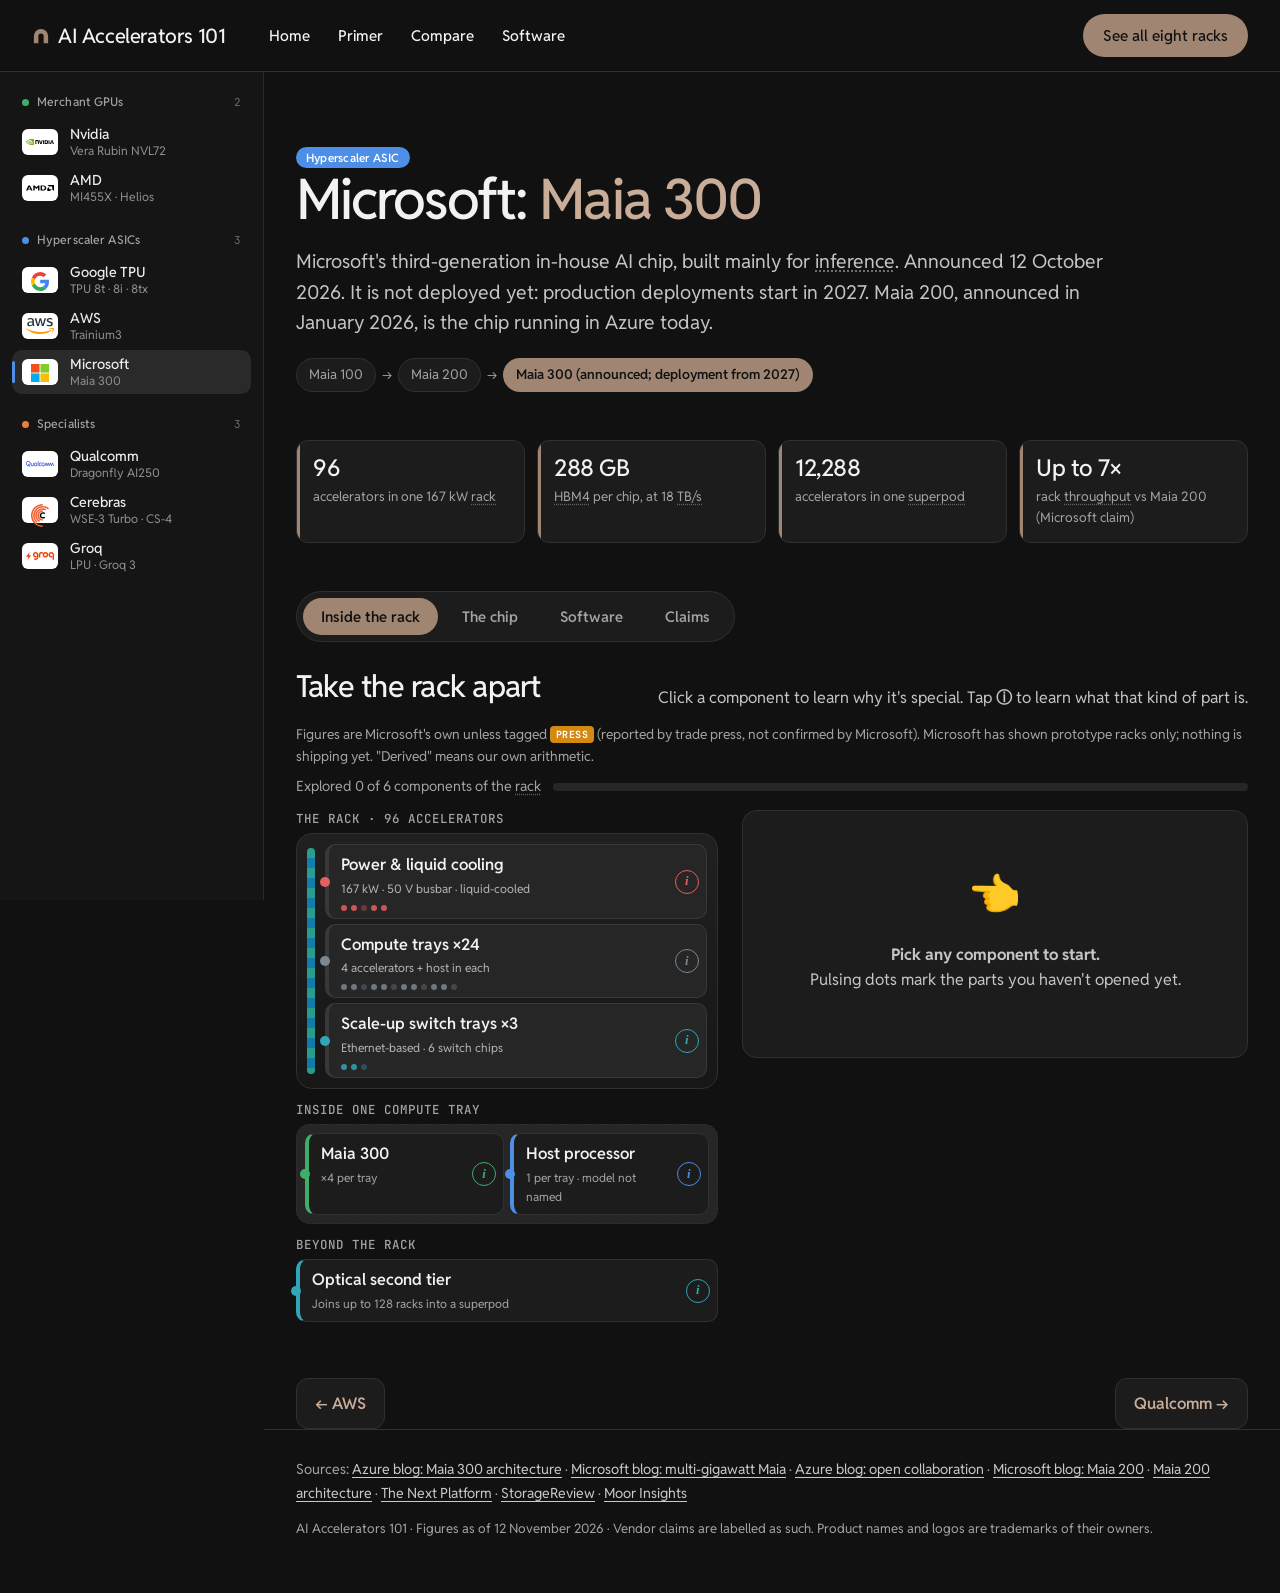
<file: providers/microsoft-maia.html>
<!doctype html>
<html lang="en">
<head>
  <meta charset="utf-8">
  <meta name="viewport" content="width=device-width, initial-scale=1">
  <title>Microsoft Maia 300: the rack taken apart | AI Accelerators 101</title>
  <meta name="description" content="How Microsoft's Maia 300 is built: a 96-accelerator, 167 kW rack, a chiplet chip with 288 GB of HBM4, the Maia SDK, and Microsoft's claims versus Maia 200.">
  <meta property="og:title" content="Microsoft Maia 300: the rack taken apart | AI Accelerators 101">
  <meta property="og:description" content="How Microsoft's Maia 300 is built: a 96-accelerator, 167 kW rack, a chiplet chip with 288 GB of HBM4, the Maia SDK, and Microsoft's claims versus Maia 200.">
  <meta property="og:type" content="article">
  <link rel="preconnect" href="https://fonts.googleapis.com">
  <link rel="preconnect" href="https://fonts.gstatic.com" crossorigin>
  <link href="https://fonts.googleapis.com/css2?family=Reddit+Sans:wght@400..700&family=JetBrains+Mono:wght@400..500&display=swap" rel="stylesheet">
  <link rel="icon" href="../favicon.svg" type="image/svg+xml">
  <meta name="theme-color" content="#111111">
  <link rel="stylesheet" href="../assets/inner.css">
  <link rel="stylesheet" href="../assets/side.css">
  <style>
    /* Page-only adjustments for the v2 shell (this file only). */
    /* sticky tab bar and detail column clear the fixed header and, below 1024px, the provider row */
    .tabs { top: calc(var(--top-h) + var(--side-row, 0px) + 8px); }
    .detail-col { top: calc(var(--top-h) + var(--side-row, 0px) + 68px); container-type: inline-size; }
    /* heading levels step one at a time; these keep the old look */
    .rack-col .rack-label { margin: 12px 0 6px; font: 500 .78rem/1.4 var(--mono); text-transform: uppercase; letter-spacing: .08em; color: var(--muted); }
    .rack-col .rack-label:first-child { margin-top: 0; }
    .part-detail .sub { font: 600 .78rem/1.4 var(--mono); text-transform: uppercase; letter-spacing: .08em; color: var(--muted); margin: 14px 0 8px; }
    .part-detail .why + .sub, .part-detail .stats + .detail-split .sub { margin-top: 12px; }
    .part.seen .part-btn .n::after { content: " \2713" / ""; }
    /* readable instruction text */
    .section-head p, .empty-detail { color: #c4c4c4; }
    .info-btn:hover, .info-btn:focus-visible { color: #111111; }
    /* rack drawing: graphite instead of the original navy */
    .rack-frame { background: linear-gradient(180deg, #202020, #171717); border-color: var(--border); }
    .rack-frame .part-btn { background: var(--surface-2); border-color: #383838; color: var(--text); }
    .rack-frame .part-btn .s { color: #b3b3b3; }
    .rack-frame .part.active .part-btn { background: color-mix(in srgb, var(--part-color) 22%, var(--surface-2)); }
    /* chip schematic: graphite package, bronze outline, theme role colours (no violet) */
    .package.mi-pkg { background: #151515; border-color: var(--accent-2); box-shadow: 0 0 0 1px #2a2a2a; }
    .mi-pkg .fcd { background: #1a1a1a; border-color: #3a3a3a; }
    .mi-pkg .die-label { color: var(--link); }
    .package .part { --part-color: var(--r-tray); }
    .package .part[data-role="compute"], .part-detail[data-role="compute"] { --part-color: var(--r-gpu); }
    .package .part[data-role="cache"], .part-detail[data-role="cache"] { --part-color: var(--r-cpu); }
    .package .part[data-role="mem"], .part-detail[data-role="mem"] { --part-color: var(--link); }
    .package .part[data-role="io"], .part-detail[data-role="io"] { --part-color: var(--r-net); }
    .package .part[data-role="sched"], .part-detail[data-role="sched"] { --part-color: var(--r-dpu); }
    .package .part-btn { background: color-mix(in srgb, var(--part-color) 20%, #141414); color: var(--text); padding: 6px 7px; }
    .package .part:has(.info-btn) .part-btn { padding-top: 22px; } /* text clears the corner ⓘ */
    .package .part:hover .part-btn, .package .part.active .part-btn { background: color-mix(in srgb, var(--part-color) 40%, #141414); }
    /* narrow columns: the schematic shrinks to fit, the detail panel re-flows */
    .die-scroll { container-type: inline-size; }
    @container (max-width: 520px) {
      .package.mi-pkg { min-width: 0; grid-template-columns: 64px minmax(0, 1fr) 64px; padding: 8px; }
      .mi-pkg .a-core { grid-template-columns: minmax(0, 1fr); }
      .package .part-btn .n { font-size: .66rem; }
      .package .part-btn .s { font-size: .6rem; }
    }
    @container (max-width: 540px) { .part-detail .stats { grid-template-columns: repeat(2, minmax(0, 1fr)); } }
    @container (max-width: 380px) { .detail-split { grid-template-columns: minmax(0, 1fr); } }
    .part-detail .stat .v { overflow-wrap: anywhere; }
    .detail-nav { flex-wrap: wrap; }
    #tab-sw .stack + .stats { margin-top: 20px; }
    .tab-panel .note { margin-top: 16px; }
    .claim .value { margin-right: 60px; } /* keeps long values clear of the corner tag */
    @media (max-width: 639px) { .tabs { gap: 2px; padding: 4px; } .tabs button { padding: 8px 11px; font-size: .86rem; } }
    .beyond, .mi-pkg .io-row { grid-template-columns: minmax(0, 1fr); }
  </style>
</head>
<body class="has-side">
  <header class="top">
    <div class="top__bar">
      <a class="skip" href="#main">Skip to content</a>
      <a class="top__logo" href="../index.html"><svg viewBox="0 0 24 24" aria-hidden="true"><path d="M2.5 21.5V12a9.5 9.5 0 0 1 19 0v9.5h-6V12a3.5 3.5 0 0 0-7 0v9.5z"/></svg>AI Accelerators 101</a>
      <nav class="top__links" aria-label="Main"><a href="../index.html">Home</a><a href="../primer.html">Primer</a><a href="../compare.html">Compare</a><a href="../software.html">Software</a></nav>
      <a class="btn top__cta" href="../index.html#racks">See all eight racks</a>
    </div>
  </header>

  <nav class="side" aria-label="Providers">
      <div class="side__group" data-camp="gpu">
        <p class="side__h"><i class="side__dot" aria-hidden="true"></i>Merchant GPUs <small>2</small></p>
        <a class="side__p" href="../providers/nvidia.html"><span class="side__logo"><img src="../assets/icons/nvidia.svg" alt=""></span><b>Nvidia</b><span>Vera Rubin NVL72</span></a>
        <a class="side__p" href="../providers/amd.html"><span class="side__logo"><img src="../assets/icons/amd.svg" alt=""></span><b>AMD</b><span>MI455X · Helios</span></a>
      </div>
      <div class="side__group" data-camp="asic">
        <p class="side__h"><i class="side__dot" aria-hidden="true"></i>Hyperscaler ASICs <small>3</small></p>
        <a class="side__p" href="../providers/google-tpu.html"><span class="side__logo"><img src="../assets/icons/google-icon.svg" alt=""></span><b>Google TPU</b><span>TPU 8t · 8i · 8tx</span></a>
        <a class="side__p" href="../providers/aws.html"><span class="side__logo"><img src="../assets/icons/aws.svg" alt=""></span><b>AWS</b><span>Trainium3</span></a>
        <a class="side__p" href="../providers/microsoft-maia.html" aria-current="page"><span class="side__logo"><img src="../assets/icons/microsoft-icon.svg" alt=""></span><b>Microsoft</b><span>Maia 300</span></a>
      </div>
      <div class="side__group" data-camp="spec">
        <p class="side__h"><i class="side__dot" aria-hidden="true"></i>Specialists <small>3</small></p>
        <a class="side__p" href="../providers/qualcomm.html"><span class="side__logo"><img src="../assets/icons/qualcomm.svg" alt=""></span><b>Qualcomm</b><span>Dragonfly AI250</span></a>
        <a class="side__p" href="../providers/cerebras.html"><span class="side__logo"><img src="../assets/icons/cerebras.svg" alt=""></span><b>Cerebras</b><span>WSE-3 Turbo · CS-4</span></a>
        <a class="side__p" href="../providers/groq.html"><span class="side__logo"><img src="../assets/icons/groq.svg" alt=""></span><b>Groq</b><span>LPU · Groq 3</span></a>
      </div>
    </nav>

  <main class="wrap" id="main">
    <!-- Block 1: Available series -->
    <section class="provider-hero">
      <span class="camp camp-asic">Hyperscaler ASIC</span>
      <h1>Microsoft: <span class="grad-text">Maia 300</span></h1>
      <p class="lede">Microsoft's third-generation in-house AI chip, built mainly for inference. Announced 12 October 2026. It is not deployed yet: production deployments start in 2027. Maia 200, announced in January 2026, is the chip running in Azure today.</p>
      <div class="timeline" role="group" aria-label="Available series">
        <span class="gen">Maia 100</span><span class="arrow" aria-hidden="true">→</span>
        <span class="gen">Maia 200</span><span class="arrow" aria-hidden="true">→</span>
        <span class="gen latest">Maia 300 (announced; deployment from 2027)</span>
      </div>
    </section>

    <!-- Block 2: Latest flagship at a glance -->
    <section>
      <div class="stats">
        <div class="stat"><span class="v">96</span><span class="l">accelerators in one 167 kW rack</span></div>
        <div class="stat"><span class="v">288 GB</span><span class="l">HBM4 per chip, at 18 TB/s</span></div>
        <div class="stat"><span class="v">12,288</span><span class="l">accelerators in one superpod</span></div>
        <div class="stat"><span class="v">Up to 7×</span><span class="l">rack throughput vs Maia 200 (Microsoft claim)</span></div>
      </div>
    </section>

    <!-- Blocks 3–6 as tabs -->
    <section>
      <div class="tabs" role="tablist" aria-label="Sections of this page">
        <button role="tab" aria-selected="true"  id="tab-hw-btn" aria-controls="tab-hw">Inside the rack</button>
        <button role="tab" aria-selected="false" id="tab-chip-btn" aria-controls="tab-chip">The chip</button>
        <button role="tab" aria-selected="false" id="tab-sw-btn" aria-controls="tab-sw">Software</button>
        <button role="tab" aria-selected="false" id="tab-claims-btn" aria-controls="tab-claims">Claims</button>
      </div>

      <!-- ===================== Block 4: Hardware ecosystem ===================== -->
      <div class="tab-panel" id="tab-hw" role="tabpanel" aria-labelledby="tab-hw-btn">
        <div class="section-head">
          <h2>Take the rack apart</h2>
          <p>Click a component to learn why it's special. Tap <b>ⓘ</b> to learn what that kind of part is.</p>
        </div>
        <p class="legend">Figures are Microsoft's own unless tagged <span class="tag tag-verify">PRESS</span> (reported by trade press, not confirmed by Microsoft). Microsoft has shown prototype racks only; nothing is shipping yet. "Derived" means our own arithmetic.</p>

        <div data-explorer data-noun="components of the rack">
          <div class="explorer-progress"><span class="count"></span><div class="bar" aria-hidden="true"><span></span></div></div>

          <div class="explorer">
            <!-- ---------- Left: the rack ---------- -->
            <div class="rack-col">
              <h3 class="rack-label">The rack · 96 accelerators</h3>
              <div class="rack-frame">
                <div class="part" data-part="power" data-role="power">
                  <button class="part-btn"><span class="n">Power &amp; liquid cooling</span><span class="s">167 kW · 50 V busbar · liquid-cooled</span><span class="leds"><i></i><i></i><i></i><i></i><i></i></span></button>
                  <button class="info-btn" popovertarget="ms-concept-cooling" aria-label="What is rack power and liquid cooling?">i</button>
                </div>
                <div class="part" data-part="tray" data-role="tray">
                  <button class="part-btn"><span class="n">Compute trays ×24</span><span class="s">4 accelerators + host in each</span><span class="leds"><i></i><i></i><i></i><i></i><i></i><i></i><i></i><i></i><i></i><i></i><i></i><i></i></span></button>
                  <button class="info-btn" popovertarget="ms-concept-tray" aria-label="What is a compute tray?">i</button>
                </div>
                <div class="part" data-part="switch" data-role="net">
                  <button class="part-btn"><span class="n">Scale-up switch trays ×3</span><span class="s">Ethernet-based · 6 switch chips</span><span class="leds"><i></i><i></i><i></i></span></button>
                  <button class="info-btn" popovertarget="ms-concept-scaleup" aria-label="What is a scale-up network?">i</button>
                </div>
              </div>

              <h3 class="rack-label">Inside one compute tray</h3>
              <div class="tray-zoom">
                <div class="part" data-part="gpu" data-role="gpu">
                  <button class="part-btn"><span class="n">Maia 300</span><span class="s">×4 per tray</span></button>
                  <button class="info-btn" popovertarget="ms-concept-asic" aria-label="What is an AI accelerator?">i</button>
                </div>
                <div class="part" data-part="cpu" data-role="cpu">
                  <button class="part-btn"><span class="n">Host processor</span><span class="s">1 per tray · model not named</span></button>
                  <button class="info-btn" popovertarget="ms-concept-cpu" aria-label="What is a host CPU?">i</button>
                </div>
              </div>

              <h3 class="rack-label">Beyond the rack</h3>
              <div class="beyond">
                <div class="part" data-part="scaleout" data-role="net">
                  <button class="part-btn"><span class="n">Optical second tier</span><span class="s">Joins up to 128 racks into a superpod</span></button>
                  <button class="info-btn" popovertarget="ms-concept-scaleout" aria-label="What is the second network tier?">i</button>
                </div>
              </div>
            </div>

            <!-- ---------- Right: detail panels ---------- -->
            <div class="detail-col">
              <div class="card empty-detail">
                <div class="big" aria-hidden="true">👈</div>
                <p><strong>Pick any component to start.</strong><br>Pulsing dots mark the parts you haven't opened yet.</p>
              </div>

              <article class="part-detail card" data-detail="power" data-role="power" hidden>
                <span class="role">Rack infrastructure <button class="info-btn inline" popovertarget="ms-concept-cooling" aria-label="What is rack power and liquid cooling?">i</button></span>
                <h3>Power &amp; liquid cooling</h3>
                <div class="count">Per rack · 167 kW envelope</div>
                <p class="why"><strong>Why it's special:</strong> a Maia 300 rack is designed for about 167 kW, roughly 2.6 times Maia 200's 64 kW rack <span class="tag tag-verify">PRESS</span> (derived). Liquid removes most of the heat and air handles the rest, so the rack fits water-cooled and air-cooled data centres.</p>
                <h4 class="sub">Key numbers</h4>
                <div class="stats">
                  <div class="stat"><span class="v">167 kW</span><span class="l">rack power envelope</span></div>
                  <div class="stat"><span class="v">&gt;80%</span><span class="l">of heat removed by liquid</span></div>
                  <div class="stat"><span class="v">50 V</span><span class="l">busbar down the rack</span></div>
                  <div class="stat"><span class="v">Dual</span><span class="l">power feeds, plus an automatic transfer switch</span></div>
                </div>
                <div class="detail-split">
                  <div>
                    <h4 class="sub">What it does here</h4>
                    <ul>
                      <li>Liquid cools the accelerators, voltage regulators and switch chips. Air cools memory, storage and other parts.</li>
                      <li>Connects to facility water, or uses a heat-exchanger unit where the building is air-cooled.</li>
                      <li>Rack and row power readings guide where jobs are placed.</li>
                      <li>Weight and coolant flow are not published.</li>
                    </ul>
                  </div>
                  <div>
                    <h4 class="sub">Connects to</h4>
                    <div class="links-to"><button data-goto="tray">Compute trays</button><button data-goto="switch">Switch trays</button></div>
                  </div>
                </div>
                <div class="detail-nav"><button class="btn btn-ghost" data-step="-1"><span aria-hidden="true">←</span> Previous</button><button class="btn" data-step="1">Next part <span aria-hidden="true">→</span></button></div>
              </article>

              <article class="part-detail card" data-detail="tray" data-role="tray" hidden>
                <span class="role">Building block <button class="info-btn inline" popovertarget="ms-concept-tray" aria-label="What is a compute tray?">i</button></span>
                <h3>Compute tray</h3>
                <div class="count">×24 per rack · 4 accelerators each</div>
                <p class="why"><strong>Why it's special:</strong> each tray carries its own host processor, memory, storage and cooling, so Maia 300 has no separate host trays. That frees space for 96 accelerators per rack, double Maia 200. The two accelerators in a pair link directly inside the tray.</p>
                <h4 class="sub">Key numbers</h4>
                <div class="stats">
                  <div class="stat"><span class="v">96</span><span class="l">accelerators per rack (24 × 4)</span></div>
                  <div class="stat"><span class="v">27.6 TB</span><span class="l">HBM4 per rack</span></div>
                  <div class="stat"><span class="v">1.7 PB/s</span><span class="l">HBM bandwidth per rack</span></div>
                  <div class="stat"><span class="v">1,324 PF</span><span class="l">FP4 per rack (derived: 96 × 13.8)</span><span class="tag tag-verify">PRESS</span></div>
                </div>
                <div class="detail-split">
                  <div>
                    <h4 class="sub">What it does here</h4>
                    <ul>
                      <li>Puts four accelerators next to their host, so one board is one serviceable unit.</li>
                      <li>Uses a 1U tray format, down from 2U on Maia 200 <span class="tag tag-verify">PRESS</span>.</li>
                      <li>Per tray (derived): about 1.15 TB of HBM4 and about 55 PF of FP4.</li>
                    </ul>
                  </div>
                  <div>
                    <h4 class="sub">Connects to</h4>
                    <div class="links-to"><button data-goto="gpu">Maia 300 accelerator</button><button data-goto="cpu">Host processor</button></div>
                  </div>
                </div>
                <div class="detail-nav"><button class="btn btn-ghost" data-step="-1"><span aria-hidden="true">←</span> Previous</button><button class="btn" data-step="1">Next part <span aria-hidden="true">→</span></button></div>
              </article>

              <article class="part-detail card" data-detail="switch" data-role="net" hidden>
                <span class="role">Scale-up network <button class="info-btn inline" popovertarget="ms-concept-scaleup" aria-label="What is a scale-up network?">i</button></span>
                <h3>Scale-up switch trays</h3>
                <div class="count">×3 trays · 6 switch chips</div>
                <p class="why"><strong>Why it's special:</strong> instead of a proprietary link, Maia 300 uses Ethernet-based networking with Microsoft's own AI transport on top. The network controller sits on the accelerator, so chips talk to each other without a discrete scale-out NIC.</p>
                <h4 class="sub">Key numbers</h4>
                <div class="stats">
                  <div class="stat"><span class="v">3</span><span class="l">liquid-cooled switch trays</span></div>
                  <div class="stat"><span class="v">6</span><span class="l">high-radix switch chips</span></div>
                  <div class="stat"><span class="v">3.2 TB/s</span><span class="l">per accelerator, bidirectional (32 × 400 Gb/s)</span><span class="tag tag-verify">PRESS</span></div>
                  <div class="stat"><span class="v">+14%</span><span class="l">scale-up bandwidth vs Maia 200</span></div>
                </div>
                <div class="detail-split">
                  <div>
                    <h4 class="sub">What it does here</h4>
                    <ul>
                      <li>All links inside the rack are electrical (copper).</li>
                      <li>Three distances: a direct pair, the same rack (one switch hop), or another rack (three hops).</li>
                      <li>Lets prefill and decode run on different accelerators and pass the KV cache directly.</li>
                      <li>Switch-chip vendor and per-chip speed are not named.</li>
                    </ul>
                  </div>
                  <div>
                    <h4 class="sub">Connects to</h4>
                    <div class="links-to"><button data-goto="gpu">Every accelerator</button><button data-goto="scaleout">Optical second tier</button></div>
                  </div>
                </div>
                <div class="detail-nav"><button class="btn btn-ghost" data-step="-1"><span aria-hidden="true">←</span> Previous</button><button class="btn" data-step="1">Next part <span aria-hidden="true">→</span></button></div>
              </article>

              <article class="part-detail card" data-detail="gpu" data-role="gpu" hidden>
                <span class="role">Accelerator <button class="info-btn inline" popovertarget="ms-concept-asic" aria-label="What is an AI accelerator?">i</button></span>
                <h3>Maia 300</h3>
                <div class="count">×96 per rack · TSMC N2P compute chiplets · 950 W</div>
                <p class="why"><strong>Why it's special:</strong> memory bandwidth. Eight HBM4 stacks give 288 GB at 18 TB/s, about 2.5 times Maia 200, while compute rises only 36%. Microsoft calls it inference-first, for long contexts and decode-heavy work. Open "The chip" tab for its blocks.</p>
                <h4 class="sub">Key numbers (per chip)</h4>
                <div class="stats">
                  <div class="stat"><span class="v">288 GB</span><span class="l">HBM4 (Rubin: 288 GB)</span></div>
                  <div class="stat"><span class="v">18 TB/s</span><span class="l">memory bandwidth</span></div>
                  <div class="stat"><span class="v">13.8 PF</span><span class="l">FP4 (formats differ across vendors)</span><span class="tag tag-verify">PRESS</span></div>
                  <div class="stat"><span class="v">6.9 PF</span><span class="l">FP8</span><span class="tag tag-verify">PRESS</span></div>
                </div>
                <div class="detail-split">
                  <div>
                    <h4 class="sub">What it does here</h4>
                    <ul>
                      <li>Runs inference maths, mainly for Microsoft's own services.</li>
                      <li>950 W chip power, up from 750 W on Maia 200.</li>
                      <li>Not deployed yet. Microsoft says production starts in 2027, with no customer instances announced.</li>
                      <li>Compare: AMD MI455X has 432 GB at 23.3 TB/s. Nvidia Rubin quotes 50 PF NVFP4 inference, a different number format.</li>
                    </ul>
                  </div>
                  <div>
                    <h4 class="sub">Connects to</h4>
                    <div class="links-to"><button data-goto="switch">Switch trays</button><button data-goto="cpu">Host processor</button><button data-goto="scaleout">Cluster network</button></div>
                  </div>
                </div>
                <div class="detail-nav"><button class="btn btn-ghost" data-step="-1"><span aria-hidden="true">←</span> Previous</button><button class="btn" data-step="1">Next part <span aria-hidden="true">→</span></button></div>
              </article>

              <article class="part-detail card" data-detail="cpu" data-role="cpu" hidden>
                <span class="role">Host CPU <button class="info-btn inline" popovertarget="ms-concept-cpu" aria-label="What is a host CPU?">i</button></span>
                <h3>Host processor</h3>
                <div class="count">One per tray · model not named by Microsoft</div>
                <p class="why"><strong>Why it's special:</strong> it is built into each tray, not in a separate server. Microsoft has not said which CPU it is.</p>
                <h4 class="sub">Key numbers</h4>
                <div class="stats">
                  <div class="stat"><span class="v">1 per tray</span><span class="l">host, with its own memory and storage</span></div>
                  <div class="stat"><span class="v">PCIe Gen6 x16</span><span class="l">accelerator host interface</span><span class="tag tag-verify">PRESS</span></div>
                  <div class="stat"><span class="v">132 cores</span><span class="l">presumed Cobalt 200 (analyst guess, unconfirmed)</span><span class="tag tag-verify">PRESS</span></div>
                </div>
                <div class="detail-split">
                  <div>
                    <h4 class="sub">What it does here</h4>
                    <ul>
                      <li>Boots the tray and feeds its four accelerators.</li>
                      <li>Microsoft has described no DPU, security chip or Azure Boost card for Maia 300, and its Maia 200 post does not cover them either.</li>
                      <li>Cobalt is Microsoft's own Arm CPU line; use with Maia 300 is not confirmed.</li>
                    </ul>
                  </div>
                  <div>
                    <h4 class="sub">Connects to</h4>
                    <div class="links-to"><button data-goto="gpu">4 accelerators</button><button data-goto="tray">Compute tray</button></div>
                  </div>
                </div>
                <div class="detail-nav"><button class="btn btn-ghost" data-step="-1"><span aria-hidden="true">←</span> Previous</button><button class="btn" data-step="1">Next part <span aria-hidden="true">→</span></button></div>
              </article>

              <article class="part-detail card" data-detail="scaleout" data-role="net" hidden>
                <span class="role">Scale-up, tier two <button class="info-btn inline" popovertarget="ms-concept-scaleout" aria-label="What is the second network tier?">i</button></span>
                <h3>Optical second tier: the superpod</h3>
                <div class="count">Outside the rack · up to 128 racks</div>
                <p class="why"><strong>Why it's special:</strong> one scale-up fabric spans many racks. Optical switches join up to 128 racks into a superpod of 12,288 accelerators, with the same Ethernet-based transport. Maia 200 reached 6,144.</p>
                <h4 class="sub">Key numbers</h4>
                <div class="stats">
                  <div class="stat"><span class="v">12,288</span><span class="l">accelerators per superpod</span></div>
                  <div class="stat"><span class="v">128</span><span class="l">racks (128 × 96 = 12,288)</span></div>
                  <div class="stat"><span class="v">750 GB/s</span><span class="l">per accelerator to any superpod peer</span></div>
                </div>
                <div class="detail-split">
                  <div>
                    <h4 class="sub">What it does here</h4>
                    <ul>
                      <li>Lets one job span many racks with the same transport.</li>
                      <li>Supports hot-spare capacity across racks.</li>
                      <li>Optical-switch vendor is not named.</li>
                    </ul>
                  </div>
                  <div>
                    <h4 class="sub">Connects to</h4>
                    <div class="links-to"><button data-goto="switch">In-rack switches</button><button data-goto="gpu">Accelerators</button></div>
                  </div>
                </div>
                <div class="detail-nav"><button class="btn btn-ghost" data-step="-1"><span aria-hidden="true">←</span> Previous</button><button class="btn" data-step="1">Back to start <span aria-hidden="true">→</span></button></div>
              </article>

            </div>
          </div>

          <!-- ===================== Concept cards (ⓘ) ===================== -->
          <div class="concept" id="ms-concept-cooling" popover>
            <div class="concept-head"><span class="eyebrow">Concept</span><h4>Rack power &amp; liquid cooling</h4></div>
            <button class="close" popovertarget="ms-concept-cooling" popovertargetaction="hide" aria-label="Close explainer"><span aria-hidden="true">×</span></button>
            <div class="concept-body">
              <p>A modern AI rack draws as much power as well over a hundred homes, and nearly all of it becomes heat. Fans alone cannot remove that.</p>
              <p><b>Direct liquid cooling</b> pumps coolant through plates on the chips. A <b>busbar</b> is a thick metal rail that carries power down the rack. A <b>heat-exchanger unit</b> lets a liquid-cooled rack work in a building with no chilled-water supply.</p>
              <div class="analogy"><b>Analogy:</b> a car engine. Air cooling is enough for a lawnmower; a racing engine needs a radiator.</div>
            </div>
          </div>

          <div class="concept" id="ms-concept-tray" popover>
            <div class="concept-head"><span class="eyebrow">Concept</span><h4>What is a compute tray?</h4></div>
            <button class="close" popovertarget="ms-concept-tray" popovertargetaction="hide" aria-label="Close explainer"><span aria-hidden="true">×</span></button>
            <div class="concept-body">
              <p>A tray is a flat drawer that slides into the rack. It holds a few accelerators, their host CPU and memory on one board.</p>
              <p>Racks are built from identical trays, so a faulty one can be swapped quickly.</p>
              <div class="analogy"><b>Analogy:</b> books on a shelf. The rack is the shelf and each tray is a book.</div>
            </div>
          </div>

          <div class="concept" id="ms-concept-scaleup" popover>
            <div class="concept-head"><span class="eyebrow">Concept</span><h4>What is a scale-up network?</h4></div>
            <button class="close" popovertarget="ms-concept-scaleup" popovertargetaction="hide" aria-label="Close explainer"><span aria-hidden="true">×</span></button>
            <div class="concept-body">
              <p>Big models are split across many chips that must swap partial results constantly. A <b>scale-up</b> network links chips with very high bandwidth and low delay, so they act like one big chip.</p>
              <p>Maia uses <b>Ethernet</b>, the everyday networking standard, with Microsoft's own AI transport layer on top.</p>
              <div class="analogy"><b>Analogy:</b> people in one open-plan room who can just talk, versus emailing another office.</div>
            </div>
          </div>

          <div class="concept" id="ms-concept-asic" popover>
            <div class="concept-head"><span class="eyebrow">Concept</span><h4>What is an AI accelerator (ASIC)?</h4></div>
            <button class="close" popovertarget="ms-concept-asic" popovertargetaction="hide" aria-label="Close explainer"><span aria-hidden="true">×</span></button>
            <div class="concept-body">
              <p>An <b>ASIC</b> is a chip designed for one job. Maia is built for AI inference: running a trained model to answer requests.</p>
              <p>Next to the maths units sits <b>HBM</b>, stacked memory that holds the model. Reading it is often the limit on speed.</p>
              <div class="analogy"><b>Analogy:</b> a GPU is a Swiss Army knife; an ASIC is a tool made for exactly one job.</div>
            </div>
          </div>

          <div class="concept" id="ms-concept-cpu" popover>
            <div class="concept-head"><span class="eyebrow">Concept</span><h4>What is a host CPU?</h4></div>
            <button class="close" popovertarget="ms-concept-cpu" popovertargetaction="hide" aria-label="Close explainer"><span aria-hidden="true">×</span></button>
            <div class="concept-body">
              <p>Accelerators cannot run an operating system. A <b>host CPU</b> boots the machine, loads data and launches work onto the accelerators.</p>
              <div class="analogy"><b>Analogy:</b> the head chef who reads the orders and hands tasks to the line cooks.</div>
            </div>
          </div>

          <div class="concept" id="ms-concept-scaleout" popover>
            <div class="concept-head"><span class="eyebrow">Concept</span><h4>What is the second network tier?</h4></div>
            <button class="close" popovertarget="ms-concept-scaleout" popovertargetaction="hide" aria-label="Close explainer"><span aria-hidden="true">×</span></button>
            <div class="concept-body">
              <p>Inside a rack, chips connect through switches in the rack. To link many racks, Maia 300 adds a second tier of <b>optical</b> switches that carry light over fibre.</p>
              <p>Microsoft still calls the whole thing one scale-up fabric.</p>
              <div class="analogy"><b>Analogy:</b> streets inside a city (tier one) and the motorway between cities (tier two).</div>
            </div>
          </div>

        </div>
      </div>

      <!-- ===================== Block 3: The accelerator chip ===================== -->
      <div class="tab-panel" id="tab-chip" role="tabpanel" aria-labelledby="tab-chip-btn" hidden>
        <div class="section-head">
          <h2>Inside Maia 300</h2>
          <p>Click any block on the chip. Tap <b>ⓘ</b> to learn what that block is.</p>
        </div>
        <p class="legend">Illustrative schematic, not a die photo or to scale. Microsoft hasn't published a floorplan, so block positions and counts are simplified. Figures are Microsoft's own unless tagged <span class="tag tag-verify">PRESS</span>.</p>

        <div data-explorer data-noun="blocks on the chip">
          <div class="explorer-progress"><span class="count"></span><div class="bar" aria-hidden="true"><span></span></div></div>

          <div class="explorer die-layout">
            <div>
              <div class="die-scroll">
                <div class="package mi-pkg" role="group" aria-label="Maia 300 package schematic (illustrative)">
                  <div class="core a-core">
                    <div class="fcd">
                      <div class="die-label">Compute region 1</div>
                      <div class="part" data-part="tiles" data-role="compute">
                      <button class="part-btn"><span class="n">Tile cluster</span><span class="s">12 tiles</span></button>
                      <button class="info-btn" popovertarget="ms-concept-chiplet" aria-label="What is a chiplet?">i</button>
                    </div>
                      <div class="part" data-part="tiles" data-role="compute"><button class="part-btn"><span class="n">Tile cluster</span><span class="s">12 tiles</span></button></div>
                      <div class="part fcd-bar" data-part="sram" data-role="cache">
                      <button class="part-btn"><span class="n">SRAM scratchpad</span></button>
                      <button class="info-btn" popovertarget="ms-concept-sram" aria-label="What is on-die SRAM?">i</button>
                    </div>
                      <div class="part fcd-bar" data-part="dma" data-role="sched">
                      <button class="part-btn"><span class="n">DMA engines</span></button>
                      <button class="info-btn" popovertarget="ms-concept-dma" aria-label="What is a DMA engine?">i</button>
                    </div>
                    </div>
                    <div class="fcd">
                      <div class="die-label">Compute region 2</div>
                      <div class="part" data-part="tiles" data-role="compute"><button class="part-btn"><span class="n">Tile cluster</span><span class="s">12 tiles</span></button></div>
                      <div class="part" data-part="tiles" data-role="compute"><button class="part-btn"><span class="n">Tile cluster</span><span class="s">12 tiles</span></button></div>
                      <div class="part fcd-bar" data-part="sram" data-role="cache"><button class="part-btn"><span class="n">SRAM scratchpad</span></button></div>
                      <div class="part fcd-bar" data-part="dma" data-role="sched"><button class="part-btn"><span class="n">DMA engines</span></button></div>
                    </div>
                  </div>

                  <div class="hbm-col a-hbmL">
                    <div class="part" data-part="hbm" data-role="mem">
                      <button class="part-btn"><span class="n">HBM4</span></button>
                      <button class="info-btn" popovertarget="ms-concept-hbm" aria-label="What is HBM?">i</button>
                    </div>
                    <div class="part" data-part="hbm" data-role="mem"><button class="part-btn"><span class="n">HBM4</span></button></div>
                    <div class="part" data-part="hbm" data-role="mem"><button class="part-btn"><span class="n">HBM4</span></button></div>
                    <div class="part" data-part="hbm" data-role="mem"><button class="part-btn"><span class="n">HBM4</span></button></div>
                  </div>
                  <div class="hbm-col a-hbmR">
                    <div class="part" data-part="hbm" data-role="mem"><button class="part-btn"><span class="n">HBM4</span></button></div>
                    <div class="part" data-part="hbm" data-role="mem"><button class="part-btn"><span class="n">HBM4</span></button></div>
                    <div class="part" data-part="hbm" data-role="mem"><button class="part-btn"><span class="n">HBM4</span></button></div>
                    <div class="part" data-part="hbm" data-role="mem"><button class="part-btn"><span class="n">HBM4</span></button></div>
                  </div>

                  <div class="io-row a-iodT">
                    <div class="part" data-part="nic" data-role="io">
                      <button class="part-btn"><span class="n">AI network controller</span><span class="s">Ethernet scale-up</span></button>
                      <button class="info-btn" popovertarget="ms-concept-scaleup" aria-label="What is a scale-up network?">i</button>
                    </div>
                  </div>
                  <div class="io-row a-iodB">
                    <div class="part" data-part="host" data-role="io">
                      <button class="part-btn"><span class="n">Host link</span><span class="s">PCIe Gen6 x16</span></button>
                      <button class="info-btn" popovertarget="ms-concept-pcie" aria-label="What is a host link?">i</button>
                    </div>
                  </div>
                </div>
              </div>
              <p class="die-caption">Illustrative: 8 HBM4 stacks around compute and I/O silicon. Reportedly seven chips plus eight HBM4 stacks on one interposer <span class="tag tag-verify">PRESS</span>.</p>
            </div>

            <div class="detail-col">
              <div class="card empty-detail">
                <div class="big" aria-hidden="true">🔬</div>
                <p><strong>Zoom into the silicon.</strong><br>Start with the tile clusters, where the maths happens.</p>
              </div>

              <article class="part-detail card" data-detail="tiles" data-role="compute" hidden>
                <span class="role">Compute <button class="info-btn inline" popovertarget="ms-concept-chiplet" aria-label="What is a chiplet?">i</button></span>
                <h3>Compute tiles</h3>
                <div class="count">4 tile clusters × 12 tiles <span class="tag tag-verify">PRESS</span> · TSMC N2P</div>
                <p class="why"><strong>Why it's special:</strong> Maia 300 is the first chiplet-based Maia. Compute sits on 2 nm-class N2P silicon, while memory control and I/O sit on separate dies. Maia 100 and 200 were single dies <span class="tag tag-verify">PRESS</span>.</p>
                <h4 class="sub">Key numbers (whole chip)</h4>
                <div class="stats">
                  <div class="stat"><span class="v">13.8 PF</span><span class="l">FP4</span><span class="tag tag-verify">PRESS</span></div>
                  <div class="stat"><span class="v">6.9 PF</span><span class="l">FP8</span><span class="tag tag-verify">PRESS</span></div>
                  <div class="stat"><span class="v">+36%</span><span class="l">compute vs Maia 200</span></div>
                  <div class="stat"><span class="v">~280 B</span><span class="l">transistors, analyst estimate</span><span class="tag tag-verify">PRESS</span></div>
                </div>
                <div class="detail-split">
                  <div>
                    <h4 class="sub">What it does</h4>
                    <ul>
                      <li>Each tile has a tensor unit (matrix maths) and a vector processor (other maths) <span class="tag tag-verify">PRESS</span>.</li>
                      <li>Adds enhanced MXFP4 and sub-3-bit storage formats, with hardware format conversion.</li>
                      <li>BF16 rate is not published. The package is reportedly seven chips plus eight HBM4 stacks <span class="tag tag-verify">PRESS</span>.</li>
                    </ul>
                  </div>
                  <div>
                    <h4 class="sub">Connects to</h4>
                    <div class="links-to"><button data-goto="sram">On-die SRAM</button><button data-goto="dma">Data movement</button></div>
                  </div>
                </div>
                <div class="detail-nav"><button class="btn btn-ghost" data-step="-1"><span aria-hidden="true">←</span> Previous</button><button class="btn" data-step="1">Next block <span aria-hidden="true">→</span></button></div>
              </article>

              <article class="part-detail card" data-detail="sram" data-role="cache" hidden>
                <span class="role">On-chip memory <button class="info-btn inline" popovertarget="ms-concept-sram" aria-label="What is on-die SRAM?">i</button></span>
                <h3>On-die SRAM</h3>
                <div class="count">Software-managed scratchpad · size not disclosed</div>
                <p class="why"><strong>Why it's special:</strong> Maia has no automatic cache here. Software decides what sits in SRAM and when it moves, so data arrives just in time. Maia 200 had 272 MB; Microsoft has not said how much Maia 300 has.</p>
                <h4 class="sub">Key numbers</h4>
                <div class="stats">
                  <div class="stat"><span class="v">Not disclosed</span><span class="l">Maia 300 capacity</span></div>
                  <div class="stat"><span class="v">272 MB</span><span class="l">Maia 200, for reference</span></div>
                </div>
                <div class="detail-split">
                  <div>
                    <h4 class="sub">What it does</h4>
                    <ul>
                      <li>Holds tile-local and cluster-shared data next to the maths units.</li>
                      <li>Cuts trips to HBM, which saves power.</li>
                    </ul>
                  </div>
                  <div>
                    <h4 class="sub">Connects to</h4>
                    <div class="links-to"><button data-goto="tiles">Compute tiles</button><button data-goto="hbm">HBM4</button></div>
                  </div>
                </div>
                <div class="detail-nav"><button class="btn btn-ghost" data-step="-1"><span aria-hidden="true">←</span> Previous</button><button class="btn" data-step="1">Next block <span aria-hidden="true">→</span></button></div>
              </article>

              <article class="part-detail card" data-detail="hbm" data-role="mem" hidden>
                <span class="role">Memory <button class="info-btn inline" popovertarget="ms-concept-hbm" aria-label="What is HBM?">i</button></span>
                <h3>HBM4 memory</h3>
                <div class="count">8 stacks · 288 GB</div>
                <p class="why"><strong>Why it's special:</strong> bandwidth per watt. 18 TB/s is about 2.5 times Maia 200's, and Microsoft says HBM bandwidth per watt roughly doubles. Memory is split into regions (NUMA), no longer one shared pool as on Maia 200.</p>
                <h4 class="sub">Key numbers</h4>
                <div class="stats">
                  <div class="stat"><span class="v">288 GB</span><span class="l">capacity (+33% vs Maia 200)</span></div>
                  <div class="stat"><span class="v">18 TB/s</span><span class="l">bandwidth</span></div>
                  <div class="stat"><span class="v">27.6 TB</span><span class="l">per rack</span></div>
                </div>
                <div class="detail-split">
                  <div>
                    <h4 class="sub">What it does</h4>
                    <ul>
                      <li>Holds model weights and the KV cache for requests in flight.</li>
                      <li>Rubin also has 288 GB of HBM4. AMD MI455X has 432 GB at 23.3 TB/s.</li>
                      <li>Press reports four HBM4 regions, each tied to a pair of compute tiles <span class="tag tag-verify">PRESS</span>.</li>
                    </ul>
                  </div>
                  <div>
                    <h4 class="sub">Connects to</h4>
                    <div class="links-to"><button data-goto="tiles">Compute tiles</button><button data-goto="sram">SRAM</button></div>
                  </div>
                </div>
                <div class="detail-nav"><button class="btn btn-ghost" data-step="-1"><span aria-hidden="true">←</span> Previous</button><button class="btn" data-step="1">Next block <span aria-hidden="true">→</span></button></div>
              </article>

              <article class="part-detail card" data-detail="dma" data-role="sched" hidden>
                <span class="role">Data movement <button class="info-btn inline" popovertarget="ms-concept-dma" aria-label="What is a DMA engine?">i</button></span>
                <h3>Data-movement engines (DMA)</h3>
                <div class="count">Per tile and per cluster</div>
                <p class="why"><strong>Why it's special:</strong> Maia moves data with dedicated hardware, not the maths units. This is the "software-defined dataflow" idea: software plans every move between SRAM, HBM and the network.</p>
                <h4 class="sub">Key numbers</h4>
                <div class="stats">
                  <div class="stat"><span class="v">Not published</span><span class="l">engine counts or speeds</span></div>
                </div>
                <div class="detail-split">
                  <div>
                    <h4 class="sub">What it does</h4>
                    <ul>
                      <li>Tile and cluster DMA engines shuttle data between SRAM and HBM.</li>
                      <li>Reshaper and synchroniser blocks (added in Maia 200) help data flow from network to tile <span class="tag tag-verify">PRESS</span>.</li>
                    </ul>
                  </div>
                  <div>
                    <h4 class="sub">Connects to</h4>
                    <div class="links-to"><button data-goto="tiles">Compute tiles</button><button data-goto="nic">Network controller</button></div>
                  </div>
                </div>
                <div class="detail-nav"><button class="btn btn-ghost" data-step="-1"><span aria-hidden="true">←</span> Previous</button><button class="btn" data-step="1">Next block <span aria-hidden="true">→</span></button></div>
              </article>

              <article class="part-detail card" data-detail="nic" data-role="io" hidden>
                <span class="role">Scale-up I/O <button class="info-btn inline" popovertarget="ms-concept-scaleup" aria-label="What is a scale-up network?">i</button></span>
                <h3>On-die AI network controller</h3>
                <div class="count">32 × 400 Gb/s Ethernet <span class="tag tag-verify">PRESS</span></div>
                <p class="why"><strong>Why it's special:</strong> networking is built into the chip, so accelerators send data to each other directly, with no discrete scale-out NIC. The transport is Microsoft's own, run over standard Ethernet.</p>
                <h4 class="sub">Key numbers</h4>
                <div class="stats">
                  <div class="stat"><span class="v">3.2 TB/s</span><span class="l">bidirectional per accelerator</span><span class="tag tag-verify">PRESS</span></div>
                  <div class="stat"><span class="v">32</span><span class="l">links at 400 Gb/s</span><span class="tag tag-verify">PRESS</span></div>
                  <div class="stat"><span class="v">+14%</span><span class="l">vs Maia 200 (2.8 TB/s)</span></div>
                </div>
                <div class="detail-split">
                  <div>
                    <h4 class="sub">What it does</h4>
                    <ul>
                      <li>Connects to the three switch trays in the rack.</li>
                      <li>Uses direct links for the pair in a tray, switched links beyond.</li>
                    </ul>
                  </div>
                  <div>
                    <h4 class="sub">Connects to</h4>
                    <div class="links-to"><button data-goto="dma">Data movement</button><button data-goto="host">Host link</button></div>
                  </div>
                </div>
                <div class="detail-nav"><button class="btn btn-ghost" data-step="-1"><span aria-hidden="true">←</span> Previous</button><button class="btn" data-step="1">Next block <span aria-hidden="true">→</span></button></div>
              </article>

              <article class="part-detail card" data-detail="host" data-role="io" hidden>
                <span class="role">CPU link <button class="info-btn inline" popovertarget="ms-concept-pcie" aria-label="What is a host link?">i</button></span>
                <h3>Host link</h3>
                <div class="count">PCIe Gen6 x16 <span class="tag tag-verify">PRESS</span></div>
                <p class="why"><strong>Why it matters:</strong> this is the corridor to the tray's host processor. PCIe is an industry standard, not a Microsoft-only link. Microsoft has not stated its bandwidth for Maia 300.</p>
                <h4 class="sub">Key numbers</h4>
                <div class="stats">
                  <div class="stat"><span class="v">PCIe Gen6 x16</span><span class="l">host interface</span><span class="tag tag-verify">PRESS</span></div>
                  <div class="stat"><span class="v">4 : 1</span><span class="l">accelerators per host (derived)</span></div>
                </div>
                <div class="detail-split">
                  <div>
                    <h4 class="sub">What it does</h4>
                    <ul>
                      <li>Carries commands, input data and results between host and accelerator.</li>
                    </ul>
                  </div>
                  <div>
                    <h4 class="sub">Connects to</h4>
                    <div class="links-to"><button data-goto="nic">Network controller</button><button data-goto="hbm">HBM4</button></div>
                  </div>
                </div>
                <div class="detail-nav"><button class="btn btn-ghost" data-step="-1"><span aria-hidden="true">←</span> Previous</button><button class="btn" data-step="1">Back to start <span aria-hidden="true">→</span></button></div>
              </article>

            </div>
          </div>

          <!-- ===================== Concept cards for the chip (ⓘ) ===================== -->
          <div class="concept" id="ms-concept-chiplet" popover>
            <div class="concept-head"><span class="eyebrow">Concept</span><h4>What is a chiplet?</h4></div>
            <button class="close" popovertarget="ms-concept-chiplet" popovertargetaction="hide" aria-label="Close explainer"><span aria-hidden="true">×</span></button>
            <div class="concept-body">
              <p>A <b>chiplet</b> is a small die combined with others in one package. Small dies are cheaper because a defect ruins less silicon, and each can use the process that suits it.</p>
              <div class="analogy"><b>Analogy:</b> building a house from prefabricated rooms instead of carving one giant block.</div>
            </div>
          </div>

          <div class="concept" id="ms-concept-sram" popover>
            <div class="concept-head"><span class="eyebrow">Concept</span><h4>What is on-die SRAM?</h4></div>
            <button class="close" popovertarget="ms-concept-sram" popovertargetaction="hide" aria-label="Close explainer"><span aria-hidden="true">×</span></button>
            <div class="concept-body">
              <p><b>SRAM</b> is very fast memory on the chip itself. Most chips use it as an automatic cache. Maia lets software control it directly, as a <b>scratchpad</b>.</p>
              <div class="analogy"><b>Analogy:</b> a cook's chopping board: tiny, but everything on it is within reach.</div>
            </div>
          </div>

          <div class="concept" id="ms-concept-hbm" popover>
            <div class="concept-head"><span class="eyebrow">Concept</span><h4>What is HBM?</h4></div>
            <button class="close" popovertarget="ms-concept-hbm" popovertargetaction="hide" aria-label="Close explainer"><span aria-hidden="true">×</span></button>
            <div class="concept-body">
              <p><b>High-bandwidth memory</b> stacks DRAM chips and places them beside the processor, joined by thousands of tiny wires.</p>
              <p>It is much faster than normal memory, but costly and limited in size.</p>
              <div class="analogy"><b>Analogy:</b> a multi-storey car park next to the stadium, with a hundred exits instead of one.</div>
            </div>
          </div>

          <div class="concept" id="ms-concept-dma" popover>
            <div class="concept-head"><span class="eyebrow">Concept</span><h4>What is a DMA engine?</h4></div>
            <button class="close" popovertarget="ms-concept-dma" popovertargetaction="hide" aria-label="Close explainer"><span aria-hidden="true">×</span></button>
            <div class="concept-body">
              <p>A <b>DMA</b> (direct memory access) engine is dedicated hardware that copies data from one memory to another without using the maths units.</p>
              <div class="analogy"><b>Analogy:</b> a conveyor belt that restocks the chef's station while the chef keeps cooking.</div>
            </div>
          </div>

          <div class="concept" id="ms-concept-pcie" popover>
            <div class="concept-head"><span class="eyebrow">Concept</span><h4>What is a host link?</h4></div>
            <button class="close" popovertarget="ms-concept-pcie" popovertargetaction="hide" aria-label="Close explainer"><span aria-hidden="true">×</span></button>
            <div class="concept-body">
              <p>The <b>host link</b> connects the accelerator to the CPU that controls it. <b>PCIe</b> is the standard link used inside most computers.</p>
              <div class="analogy"><b>Analogy:</b> the corridor between the head chef's office and the kitchen.</div>
            </div>
          </div>

        </div>
      </div>

      <!-- ===================== Block 5: Software ecosystem ===================== -->
      <div class="tab-panel" id="tab-sw" role="tabpanel" aria-labelledby="tab-sw-btn" hidden>
        <h2>Microsoft's software stack</h2>
        <div class="stack">
          <div class="layer"><span class="name">Access</span><span>Microsoft Copilot, Microsoft Foundry (model serving), GitHub Copilot, Teams and Azure. Microsoft hasn't announced customer-rentable Maia instances.</span></div>
          <div class="layer"><span class="name">Serving</span><span>Microsoft hasn't named a serving engine for Maia 300. Its design supports splitting prefill and decode across accelerators, with direct KV-cache transfer.</span></div>
          <div class="layer"><span class="name">Frameworks</span><span><b>PyTorch</b>: Maia workflows "begin naturally with PyTorch" (Maia 200 SDK post)</span></div>
          <div class="layer"><span class="name">Compiler</span><span><b>Maia Triton compiler</b> for fast kernel generation, plus a compiler pipeline, profiler and debugger (Maia 200 SDK)</span></div>
          <div class="layer"><span class="name">Kernels</span><span>Optimised kernel library and <b>NPL</b> (Nested Parallel Language), for explicit control of data movement and SRAM placement. A full <b>simulator</b> lets teams test before silicon arrives (Maia 200 SDK)</span></div>
        </div>
        <div class="stats">
          <div class="stat"><span class="v">Maia SDK</span><span class="l">documented for Maia 200; one analyst reports Maia 300 uses it</span><span class="tag tag-verify">PRESS</span></div>
          <div class="stat"><span class="v">AI-assisted</span><span class="l">kernel tuning reported</span><span class="tag tag-verify">PRESS</span></div>
          <div class="stat"><span class="v">Dataflow</span><span class="l">software plans moves between SRAM, HBM and network</span></div>
          <div class="stat"><span class="v">Not stated</span><span class="l">any new 2026 SDK release for Maia 300</span></div>
        </div>
        <p class="note"><b>Why it matters:</b> Maia has no automatic cache to hide poor data placement, so the compiler and kernels carry more of the speed. Microsoft's SDK post covers Maia 200 only; its Maia 300 posts name no software. Microsoft is also tuning its own models and chips together, so most Maia code is its own.</p>
        <p><a href="../software.html">Compare with other vendors <span aria-hidden="true">→</span></a></p>
      </div>

      <!-- ===================== Block 6: Claims ===================== -->
      <div class="tab-panel" id="tab-claims" role="tabpanel" aria-labelledby="tab-claims-btn" hidden>
        <h2>Headline claims</h2>
        <p class="legend">These are Microsoft's projections for a chip not yet deployed. Microsoft doesn't name the GPU system or the test setup behind the 40% claim, and no outside party has tested Maia 300 <span class="tag tag-verify">PRESS</span>.</p>
        <div class="claims">
          <div class="claim card"><span class="value">+40%</span><span>more tokens per megawatt than leading GPU-based systems</span><span class="tag tag-vendor">VENDOR</span></div>
          <div class="claim card"><span class="value">Up to 7×</span><span>rack-scale token throughput vs a Maia 200 rack (96 vs 48 accelerators)</span><span class="tag tag-vendor">VENDOR</span></div>
          <div class="claim card"><span class="value">&gt;2.5×</span><span>performance per watt vs Maia 200</span><span class="tag tag-vendor">VENDOR</span></div>
          <div class="claim card"><span class="value">~2×</span><span>HBM bandwidth per watt vs Maia 200</span><span class="tag tag-vendor">VENDOR</span></div>
          <div class="claim card"><span class="value">1.7×</span><span>tokens per watt: Maia 200 vs leading GPU systems, on Teams, Copilot and Cowork</span><span class="tag tag-vendor">VENDOR</span></div>
          <div class="claim card"><span class="value">Not independent</span><span>no third-party benchmark of Maia 300 exists yet</span><span class="tag tag-verify">PRESS</span></div>
        </div>

        <h3>Maia 300 vs Maia 200</h3>
        <div class="table-scroll">
          <table>
            <thead><tr><th>Spec</th><th>Maia 200 (Jan 2026)</th><th>Maia 300 (announced Oct 2026)</th></tr></thead>
            <tbody>
              <tr><td>Status</td><td>In production (US, Europe, Australia)</td><td>Production deployments from 2027</td></tr>
              <tr><td>Process</td><td>TSMC 3nm</td><td>TSMC N2P compute chiplets</td></tr>
              <tr><td>Layout</td><td>Single die <span class="tag tag-verify">PRESS</span></td><td>Chiplets</td></tr>
              <tr><td>Transistors</td><td>&gt;140 billion</td><td>~280 billion, analyst estimate <span class="tag tag-verify">PRESS</span></td></tr>
              <tr><td>FP4 / FP8</td><td>&gt;10 PF / &gt;5 PF</td><td>13.8 PF / 6.9 PF <span class="tag tag-verify">PRESS</span></td></tr>
              <tr><td>HBM</td><td>216 GB HBM3e, 7 TB/s</td><td>288 GB HBM4, 18 TB/s</td></tr>
              <tr><td>On-die SRAM</td><td>272 MB</td><td>Not disclosed</td></tr>
              <tr><td>Chip power</td><td>750 W</td><td>950 W</td></tr>
              <tr><td>Scale-up per chip</td><td>2.8 TB/s bidirectional</td><td>3.2 TB/s <span class="tag tag-verify">PRESS</span> (+14%)</td></tr>
              <tr><td>Largest domain</td><td>6,144 accelerators</td><td>12,288 accelerators</td></tr>
              <tr><td>Rack</td><td>48 accelerators, 64 kW <span class="tag tag-verify">PRESS</span></td><td>96 accelerators, 167 kW</td></tr>
            </tbody>
          </table>
        </div>
        <p class="note">Compute grows 36% while HBM bandwidth grows 2.5×. Microsoft is betting that inference is limited by memory, not maths. FP4 numbers across vendors use different formats, so don't compare them directly.</p>
        <h3>What's next</h3>
        <p>Microsoft says it will share more at Ignite 2026. Design partner, host CPU, SRAM size and any DPU or security chip remain undisclosed.</p>
      </div>
    </section>

    <nav class="pager" aria-label="Previous and next provider">
      <a href="aws.html"><span aria-hidden="true">←</span> AWS</a>
      <a href="qualcomm.html">Qualcomm <span aria-hidden="true">→</span></a>
    </nav>
  </main>

  <footer class="site-footer">
    <div class="wrap">Sources:
      <a href="https://azure.microsoft.com/en-us/blog/deep-dive-into-azure-maia-300-architecture/">Azure blog: Maia 300 architecture</a> ·
      <a href="https://blogs.microsoft.com/blog/2026/10/12/microsoft-to-expand-azure-maia-system-to-multi-gigawatt-deployments/">Microsoft blog: multi-gigawatt Maia</a> ·
      <a href="https://azure.microsoft.com/en-us/blog/infrastructure-for-the-frontier-era-scaling-intelligence-through-open-industry-collaboration/">Azure blog: open collaboration</a> ·
      <a href="https://blogs.microsoft.com/blog/2026/01/26/maia-200-the-ai-accelerator-built-for-inference/">Microsoft blog: Maia 200</a> ·
      <a href="https://techcommunity.microsoft.com/blog/azureinfrastructureblog/deep-dive-into-the-maia-200-architecture/4489312">Maia 200 architecture</a> ·
      <a href="https://www.nextplatform.com/compute/2026/10/13/microsofts-clea-maia-300-inference-xpu-is-a-bandwidth-beast/5302874">The Next Platform</a> ·
      <a href="https://www.storagereview.com/news/microsoft-maia-300-hbm4-n2p-chiplet-96-accelerator-rack">StorageReview</a> ·
      <a href="https://moorinsightsstrategy.com/field-notes/microsoft-azure-maia-300-from-custom-chip-to-hyperscale-platform/">Moor Insights</a>
      <p class="site-footer__legal">AI Accelerators 101 · Figures as of 12 November 2026 · Vendor claims are labelled as such. Product names and logos are trademarks of their owners.</p>
    </div>
  </footer>
  <script src="../assets/js/main.js"></script>
  <script src="../assets/js/rack-explorer.js"></script>
<script src="../assets/js/glossary.js" defer></script>
</body>
</html>
</file>
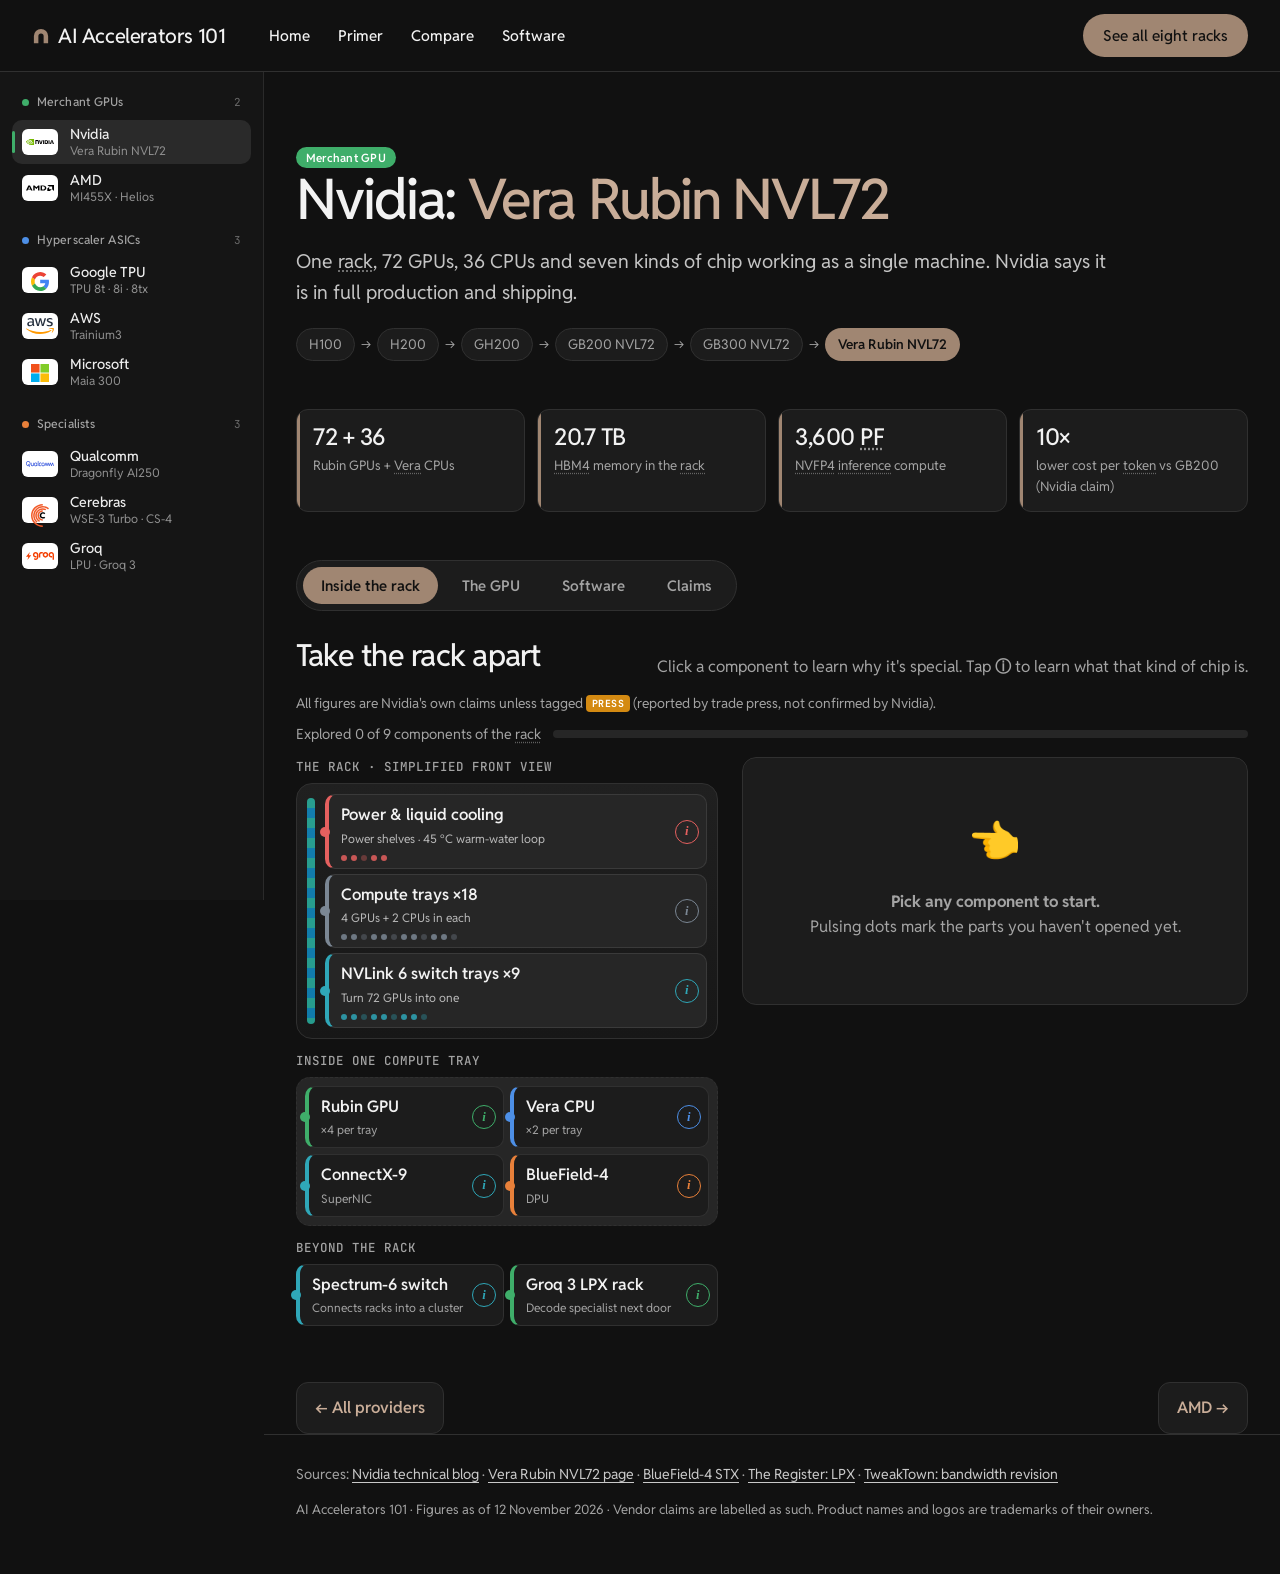
<file: providers/nvidia.html>
<!doctype html>
<html lang="en">
<head>
  <meta charset="utf-8">
  <meta name="viewport" content="width=device-width, initial-scale=1">
  <title>Nvidia Vera Rubin NVL72: the rack taken apart | AI Accelerators 101</title>
  <meta name="description" content="Take Nvidia's Vera Rubin NVL72 rack apart piece by piece, from its 72 Rubin GPUs and 36 Vera CPUs down to the blocks inside one Rubin GPU.">
  <meta property="og:title" content="Nvidia Vera Rubin NVL72: the rack taken apart | AI Accelerators 101">
  <meta property="og:description" content="Take Nvidia's Vera Rubin NVL72 rack apart piece by piece, from its 72 Rubin GPUs and 36 Vera CPUs down to the blocks inside one Rubin GPU.">
  <meta property="og:type" content="article">
  <link rel="preconnect" href="https://fonts.googleapis.com">
  <link rel="preconnect" href="https://fonts.gstatic.com" crossorigin>
  <link href="https://fonts.googleapis.com/css2?family=Reddit+Sans:wght@400..700&family=JetBrains+Mono:wght@400..500&display=swap" rel="stylesheet">
  <link rel="icon" href="../favicon.svg" type="image/svg+xml">
  <meta name="theme-color" content="#111111">
  <link rel="stylesheet" href="../assets/inner.css">
  <link rel="stylesheet" href="../assets/side.css">
  <style>
  /* Page-only adjustments for the v2 shell. Lives in this page, so it cannot reach other pages. */
  /* sticky bars clear the fixed header (and the provider row under 1024px) */
  .tabs { top: calc(var(--top-h) + var(--side-row, 0px) + 8px); }
  .detail-col { top: calc(var(--top-h) + var(--side-row, 0px) + 76px); container-type: inline-size; }
  @media (max-width: 639px) {
    .tabs { flex-wrap: nowrap; gap: 2px; overflow-x: auto; scrollbar-width: none; }
    .tabs button { flex: none; padding: 8px 11px; font-size: .86rem; }
  }
  /* headings moved down one level for a clean outline; same look as before */
  .rack-col h3.rack-h { margin: 12px 0 6px; font: 500 .78rem/1.6 var(--mono); text-transform: uppercase; letter-spacing: .08em; color: var(--muted); }
  .rack-col h3.rack-h:first-child { margin-top: 0; }
  .part-detail h4.dh { margin: 14px 0 8px; font: 600 .78rem var(--mono); text-transform: uppercase; letter-spacing: .08em; color: var(--muted); }
  .part-detail .why + h4.dh, .part-detail .stats + .detail-split h4.dh { margin-top: 12px; }
  /* rack frame in the neutral dark palette instead of navy */
  .rack-frame { background: linear-gradient(180deg, #202020, #171717); border-color: var(--border); }
  .rack-frame .part-btn { background: var(--surface-2); border-color: #3a3a3a; border-left-color: var(--part-color); color: var(--text); }
  .rack-frame .part-btn .s { color: #b8b8b8; }
  .rack-frame .part.active .part-btn { background: color-mix(in srgb, var(--part-color) 24%, var(--surface-2)); }
  /* chip schematic: compute blocks in the GPU green rather than violet */
  .package .part { --part-color: var(--r-tray); }
  .package .part[data-role="compute"], .part-detail[data-role="compute"] { --part-color: #3fae6a; }
  .package .part-btn:only-child { padding-right: 7px; }
  .die-scroll:focus-visible { outline-offset: 4px; border-radius: 14px; }
  /* chip tab: stack schematic and details when the column beside the provider bar is narrow */
  .explorer.die-layout { grid-template-columns: minmax(0, 7fr) minmax(0, 5fr); }
  @media (max-width: 1365px) {
    .explorer.die-layout { grid-template-columns: minmax(0, 1fr); }
    .die-layout .detail-col { position: static; max-height: none; overflow: visible; }
  }
  /* detail cards adapt to the width of their own column */
  @container (max-width: 560px) { .part-detail .stats { grid-template-columns: repeat(2, minmax(0, 1fr)); } }
  @container (max-width: 400px) { .detail-split { grid-template-columns: minmax(0, 1fr); } }
  .package { min-width: 540px; }
  </style>
</head>
<body class="has-side">
  <header class="top">
    <div class="top__bar">
      <a class="skip" href="#main">Skip to content</a>
      <a class="top__logo" href="../index.html"><svg viewBox="0 0 24 24" aria-hidden="true"><path d="M2.5 21.5V12a9.5 9.5 0 0 1 19 0v9.5h-6V12a3.5 3.5 0 0 0-7 0v9.5z"/></svg>AI Accelerators 101</a>
      <nav class="top__links" aria-label="Main"><a href="../index.html">Home</a><a href="../primer.html">Primer</a><a href="../compare.html">Compare</a><a href="../software.html">Software</a></nav>
      <a class="btn top__cta" href="../index.html#racks">See all eight racks</a>
    </div>
  </header>

  <nav class="side" aria-label="Providers">
      <div class="side__group" data-camp="gpu">
        <p class="side__h"><i class="side__dot" aria-hidden="true"></i>Merchant GPUs <small>2</small></p>
        <a class="side__p" href="../providers/nvidia.html" aria-current="page"><span class="side__logo"><img src="../assets/icons/nvidia.svg" alt=""></span><b>Nvidia</b><span>Vera Rubin NVL72</span></a>
        <a class="side__p" href="../providers/amd.html"><span class="side__logo"><img src="../assets/icons/amd.svg" alt=""></span><b>AMD</b><span>MI455X · Helios</span></a>
      </div>
      <div class="side__group" data-camp="asic">
        <p class="side__h"><i class="side__dot" aria-hidden="true"></i>Hyperscaler ASICs <small>3</small></p>
        <a class="side__p" href="../providers/google-tpu.html"><span class="side__logo"><img src="../assets/icons/google-icon.svg" alt=""></span><b>Google TPU</b><span>TPU 8t · 8i · 8tx</span></a>
        <a class="side__p" href="../providers/aws.html"><span class="side__logo"><img src="../assets/icons/aws.svg" alt=""></span><b>AWS</b><span>Trainium3</span></a>
        <a class="side__p" href="../providers/microsoft-maia.html"><span class="side__logo"><img src="../assets/icons/microsoft-icon.svg" alt=""></span><b>Microsoft</b><span>Maia 300</span></a>
      </div>
      <div class="side__group" data-camp="spec">
        <p class="side__h"><i class="side__dot" aria-hidden="true"></i>Specialists <small>3</small></p>
        <a class="side__p" href="../providers/qualcomm.html"><span class="side__logo"><img src="../assets/icons/qualcomm.svg" alt=""></span><b>Qualcomm</b><span>Dragonfly AI250</span></a>
        <a class="side__p" href="../providers/cerebras.html"><span class="side__logo"><img src="../assets/icons/cerebras.svg" alt=""></span><b>Cerebras</b><span>WSE-3 Turbo · CS-4</span></a>
        <a class="side__p" href="../providers/groq.html"><span class="side__logo"><img src="../assets/icons/groq.svg" alt=""></span><b>Groq</b><span>LPU · Groq 3</span></a>
      </div>
    </nav>

  <main class="wrap" id="main">
    <!-- Block 1: Available series -->
    <section class="provider-hero">
      <span class="camp camp-gpu">Merchant GPU</span>
      <h1>Nvidia: <span class="grad-text">Vera Rubin NVL72</span></h1>
      <p class="lede">One rack, 72 GPUs, 36 CPUs and seven kinds of chip working as a single machine. Nvidia says it is in full production and shipping.</p>
      <div class="timeline" role="group" aria-label="Available series">
        <span class="gen">H100</span><span class="arrow" aria-hidden="true">→</span>
        <span class="gen">H200</span><span class="arrow" aria-hidden="true">→</span>
        <span class="gen">GH200</span><span class="arrow" aria-hidden="true">→</span>
        <span class="gen">GB200 NVL72</span><span class="arrow" aria-hidden="true">→</span>
        <span class="gen">GB300 NVL72</span><span class="arrow" aria-hidden="true">→</span>
        <span class="gen latest">Vera Rubin NVL72</span>
      </div>
    </section>

    <!-- Block 2: Latest flagship at a glance -->
    <section>
      <div class="stats">
        <div class="stat"><span class="v">72 + 36</span><span class="l">Rubin GPUs + Vera CPUs</span></div>
        <div class="stat"><span class="v">20.7 TB</span><span class="l">HBM4 memory in the rack</span></div>
        <div class="stat"><span class="v">3,600 PF</span><span class="l">NVFP4 inference compute</span></div>
        <div class="stat"><span class="v">10×</span><span class="l">lower cost per token vs GB200 (Nvidia claim)</span></div>
      </div>
    </section>

    <!-- Blocks 3–6 as tabs -->
    <section>
      <div class="tabs" role="tablist" aria-label="Vera Rubin NVL72 sections">
        <button role="tab" id="tabbtn-hw" aria-selected="true" aria-controls="tab-hw">Inside the rack</button>
        <button role="tab" id="tabbtn-chip" aria-selected="false" aria-controls="tab-chip">The GPU</button>
        <button role="tab" id="tabbtn-sw" aria-selected="false" aria-controls="tab-sw">Software</button>
        <button role="tab" id="tabbtn-claims" aria-selected="false" aria-controls="tab-claims">Claims</button>
      </div>

      <!-- ===================== Block 4: Hardware ecosystem ===================== -->
      <div class="tab-panel" id="tab-hw" role="tabpanel" aria-labelledby="tabbtn-hw">
        <div class="section-head">
          <h2>Take the rack apart</h2>
          <p>Click a component to learn why it's special. Tap <b>ⓘ</b> to learn what that kind of chip is.</p>
        </div>
        <p class="legend">All figures are Nvidia's own claims unless tagged <span class="tag tag-verify">PRESS</span> (reported by trade press, not confirmed by Nvidia).</p>

        <div data-explorer data-noun="components of the rack">
          <div class="explorer-progress"><span class="count" aria-live="polite"></span><div class="bar"><span></span></div></div>

          <div class="explorer">
            <!-- ---------- Left: the rack ---------- -->
            <div class="rack-col">
              <h3 class="rack-h">The rack · simplified front view</h3>
              <div class="rack-frame">
                <div class="part" data-part="power" data-role="power">
                  <button class="part-btn"><span class="n">Power &amp; liquid cooling</span><span class="s">Power shelves · 45 °C warm-water loop</span><span class="leds"><i></i><i></i><i></i><i></i><i></i></span></button>
                  <button class="info-btn" popovertarget="concept-cooling" aria-label="What is rack power and liquid cooling?">i</button>
                </div>
                <div class="part" data-part="tray" data-role="tray">
                  <button class="part-btn"><span class="n">Compute trays ×18</span><span class="s">4 GPUs + 2 CPUs in each</span><span class="leds"><i></i><i></i><i></i><i></i><i></i><i></i><i></i><i></i><i></i><i></i><i></i><i></i></span></button>
                  <button class="info-btn" popovertarget="concept-tray" aria-label="What is a compute tray?">i</button>
                </div>
                <div class="part" data-part="nvlink" data-role="net">
                  <button class="part-btn"><span class="n">NVLink 6 switch trays ×9</span><span class="s">Turn 72 GPUs into one</span><span class="leds"><i></i><i></i><i></i><i></i><i></i><i></i><i></i><i></i><i></i></span></button>
                  <button class="info-btn" popovertarget="concept-scaleup" aria-label="What is a scale-up switch?">i</button>
                </div>
              </div>

              <h3 class="rack-h">Inside one compute tray</h3>
              <div class="tray-zoom">
                <div class="part" data-part="rubin" data-role="gpu">
                  <button class="part-btn"><span class="n">Rubin GPU</span><span class="s">×4 per tray</span></button>
                  <button class="info-btn" popovertarget="concept-gpu" aria-label="What is a GPU?">i</button>
                </div>
                <div class="part" data-part="vera" data-role="cpu">
                  <button class="part-btn"><span class="n">Vera CPU</span><span class="s">×2 per tray</span></button>
                  <button class="info-btn" popovertarget="concept-cpu" aria-label="What is a host CPU?">i</button>
                </div>
                <div class="part" data-part="cx9" data-role="net">
                  <button class="part-btn"><span class="n">ConnectX-9</span><span class="s">SuperNIC</span></button>
                  <button class="info-btn" popovertarget="concept-nic" aria-label="What is a SuperNIC?">i</button>
                </div>
                <div class="part" data-part="bf4" data-role="dpu">
                  <button class="part-btn"><span class="n">BlueField-4</span><span class="s">DPU</span></button>
                  <button class="info-btn" popovertarget="concept-dpu" aria-label="What is a DPU?">i</button>
                </div>
              </div>

              <h3 class="rack-h">Beyond the rack</h3>
              <div class="beyond">
                <div class="part" data-part="spectrum" data-role="net">
                  <button class="part-btn"><span class="n">Spectrum-6 switch</span><span class="s">Connects racks into a cluster</span></button>
                  <button class="info-btn" popovertarget="concept-scaleout" aria-label="What is a scale-out switch?">i</button>
                </div>
                <div class="part" data-part="lpx" data-role="gpu">
                  <button class="part-btn"><span class="n">Groq 3 LPX rack</span><span class="s">Decode specialist next door</span></button>
                  <button class="info-btn" popovertarget="concept-lpu" aria-label="What is an LPU?">i</button>
                </div>
              </div>
            </div>

            <!-- ---------- Right: detail panels ---------- -->
            <div class="detail-col">
              <div class="card empty-detail">
                <div class="big" aria-hidden="true">👈</div>
                <p><strong>Pick any component to start.</strong><br>Pulsing dots mark the parts you haven't opened yet.</p>
              </div>

              <!-- Power & cooling -->
              <article class="part-detail card" data-detail="power" data-role="power" hidden>
                <span class="role">Rack infrastructure <button class="info-btn inline" popovertarget="concept-cooling" aria-label="What is liquid cooling?">i</button></span>
                <h3>Power &amp; liquid cooling</h3>
                <div class="count">The whole rack · third-generation MGX design</div>
                <p class="why"><strong>Why it's special:</strong> there are no fans at all. Every chip is cooled by water arriving at 45 °C, warm enough that many data centres can cool it without chillers. Nvidia says that delivers nearly double the thermal performance of Blackwell in the same footprint.</p>
                <h4 class="dh">Key numbers</h4>
                <div class="stats">
                  <div class="stat"><span class="v">100%</span><span class="l">liquid cooled, fanless</span></div>
                  <div class="stat"><span class="v">45 °C</span><span class="l">warm-water supply</span></div>
                  <div class="stat"><span class="v">~6×</span><span class="l">more local energy buffering than Blackwell Ultra</span></div>
                  <div class="stat"><span class="v">190–230 kW</span><span class="l">estimated rack power</span><span class="tag tag-verify">PRESS</span></div>
                </div>
                <div class="detail-split"><div><h4 class="dh">What it does here</h4>
                <ul>
                  <li>Smooths sudden power spikes when thousands of GPUs start or stop together, so the grid sees a steady load.</li>
                  <li>Nvidia claims up to 30% more GPUs can fit in the same power budget.</li>
                  <li>Nvidia has not published an official rack power figure.</li>
                </ul></div>
                <div><h4 class="dh">Connects to</h4>
                <div class="links-to"><button data-goto="tray">Compute trays</button><button data-goto="nvlink">NVLink switch trays</button></div></div></div>
                <div class="detail-nav"><button class="btn btn-ghost" data-step="-1"><span aria-hidden="true">←</span> Previous</button><button class="btn" data-step="1">Next part <span aria-hidden="true">→</span></button></div>
              </article>

              <!-- Compute tray -->
              <article class="part-detail card" data-detail="tray" data-role="tray" hidden>
                <span class="role">Building block <button class="info-btn inline" popovertarget="concept-tray" aria-label="What is a compute tray?">i</button></span>
                <h3>Compute tray</h3>
                <div class="count">×18 per rack · 2 Vera Rubin superchips each</div>
                <p class="why"><strong>Why it's special:</strong> it has no cables, no hoses and no fans inside. Nvidia says a tray now takes about 5 minutes to assemble instead of more than 1.5 hours for Blackwell, and can be serviced up to 18× faster. When you run thousands of racks, that is the difference between hours and minutes of downtime.</p>
                <h4 class="dh">Key numbers (per tray)</h4>
                <div class="stats">
                  <div class="stat"><span class="v">4 + 2</span><span class="l">GPUs + CPUs</span></div>
                  <div class="stat"><span class="v">200 PF</span><span class="l">NVFP4 compute</span></div>
                  <div class="stat"><span class="v">14.4 TB/s</span><span class="l">NVLink bandwidth</span></div>
                  <div class="stat"><span class="v">2 TB</span><span class="l">fast memory</span></div>
                </div>
                <div class="detail-split"><div><h4 class="dh">What it does here</h4>
                <ul>
                  <li>Packages two "superchips", each one Vera CPU wired to two Rubin GPUs.</li>
                  <li>Carries the networking chips (ConnectX-9 and BlueField-4) that link it to the outside world.</li>
                  <li>Is hot-swappable: a failed tray can come out while the rest keeps running.</li>
                </ul></div>
                <div><h4 class="dh">Look inside</h4>
                <div class="links-to"><button data-goto="rubin">Rubin GPU</button><button data-goto="vera">Vera CPU</button><button data-goto="cx9">ConnectX-9</button><button data-goto="bf4">BlueField-4</button></div></div></div>
                <div class="detail-nav"><button class="btn btn-ghost" data-step="-1"><span aria-hidden="true">←</span> Previous</button><button class="btn" data-step="1">Next part <span aria-hidden="true">→</span></button></div>
              </article>

              <!-- NVLink 6 -->
              <article class="part-detail card" data-detail="nvlink" data-role="net" hidden>
                <span class="role">Scale-up network <button class="info-btn inline" popovertarget="concept-scaleup" aria-label="What is a scale-up switch?">i</button></span>
                <h3>NVLink 6 Switch</h3>
                <div class="count">×9 switch trays · 4 switch chips each</div>
                <p class="why"><strong>Why it's special:</strong> it lets every one of the 72 GPUs read every other GPU's memory at full speed, so software sees one giant GPU instead of 72 small ones. The switch also does maths itself (SHARP): it adds up results as they pass through, which Nvidia says cuts all-reduce traffic by up to half.</p>
                <h4 class="dh">Key numbers</h4>
                <div class="stats">
                  <div class="stat"><span class="v">3.6 TB/s</span><span class="l">per GPU, 2× NVLink 5</span></div>
                  <div class="stat"><span class="v">28.8 TB/s</span><span class="l">per switch tray</span></div>
                  <div class="stat"><span class="v">216–260 TB/s</span><span class="l">across the rack (260 at launch, reportedly revised to 216)</span><span class="tag tag-verify">PRESS</span></div>
                  <div class="stat"><span class="v">2×</span><span class="l">all-to-all throughput for mixture-of-experts</span></div>
                </div>
                <div class="detail-split"><div><h4 class="dh">What it does here</h4>
                <ul>
                  <li>Carries tensor-parallel and expert-parallel traffic, the chatter that splits one model across many GPUs.</li>
                  <li>In-network compute: 14.4 TFLOPS of FP8 per tray, up to 20% faster tensor-parallel execution.</li>
                  <li>Reroutes around failed links automatically.</li>
                </ul></div>
                <div><h4 class="dh">Connects to</h4>
                <div class="links-to"><button data-goto="rubin">Every Rubin GPU</button><button data-goto="tray">Compute trays</button></div></div></div>
                <div class="detail-nav"><button class="btn btn-ghost" data-step="-1"><span aria-hidden="true">←</span> Previous</button><button class="btn" data-step="1">Next part <span aria-hidden="true">→</span></button></div>
              </article>

              <!-- Rubin GPU -->
              <article class="part-detail card" data-detail="rubin" data-role="gpu" hidden>
                <span class="role">Accelerator <button class="info-btn inline" popovertarget="concept-gpu" aria-label="What is a GPU?">i</button></span>
                <h3>Rubin GPU</h3>
                <div class="count">×72 per rack · 2 compute dies per package</div>
                <p class="why"><strong>Why it's special:</strong> 336 billion transistors (Blackwell had 208 billion) and HBM4 memory with roughly 2.5–2.8× Blackwell's bandwidth. Its third-generation Transformer Engine compresses numbers on the fly in hardware so 4-bit NVFP4 maths keeps its accuracy, and code tuned for Blackwell still runs.</p>
                <h4 class="dh">Key numbers (per GPU)</h4>
                <div class="stats">
                  <div class="stat"><span class="v">50 PF</span><span class="l">NVFP4 inference (5× Blackwell)</span></div>
                  <div class="stat"><span class="v">35 PF</span><span class="l">NVFP4 training (3.5×)</span></div>
                  <div class="stat"><span class="v">288 GB</span><span class="l">HBM4 memory</span></div>
                  <div class="stat"><span class="v">19.2–22 TB/s</span><span class="l">memory bandwidth (22 at launch, reportedly revised to 19.2)</span><span class="tag tag-verify">PRESS</span></div>
                </div>
                <div class="detail-split"><div><h4 class="dh">What it does here</h4>
                <ul>
                  <li>Does the matrix maths of training and inference: 224 streaming multiprocessors with fifth-gen Tensor Cores.</li>
                  <li>Holds model weights and KV cache in its 288 GB of HBM4.</li>
                  <li>Second-gen RAS engine repairs memory and self-tests in the field without taking the GPU down.</li>
                  <li>Trade press reports about 2.3 kW per GPU <span class="tag tag-verify">PRESS</span>; the planned Rubin CPX variant was dropped in favour of Groq LPUs.</li>
                </ul></div>
                <div><h4 class="dh">Connects to</h4>
                <div class="links-to"><button data-goto="vera">Vera CPU (1.8 TB/s NVLink-C2C)</button><button data-goto="nvlink">NVLink 6 Switch</button><button data-goto="cx9">ConnectX-9</button></div></div></div>
                <div class="detail-nav"><button class="btn btn-ghost" data-step="-1"><span aria-hidden="true">←</span> Previous</button><button class="btn" data-step="1">Next part <span aria-hidden="true">→</span></button></div>
              </article>

              <!-- Vera CPU -->
              <article class="part-detail card" data-detail="vera" data-role="cpu" hidden>
                <span class="role">Host CPU <button class="info-btn inline" popovertarget="concept-cpu" aria-label="What is a host CPU?">i</button></span>
                <h3>Vera CPU</h3>
                <div class="count">×36 per rack · one per two GPUs</div>
                <p class="why"><strong>Why it's special:</strong> Nvidia designed its own Arm cores ("Olympus") instead of licensing them, and gave the CPU 2.4× the memory bandwidth of Grace. Its "spatial multithreading" splits each core's resources physically rather than taking turns, so two threads don't slow each other down. Agents spend a lot of time on CPU work like tool calls and code execution, so this matters more than it used to.</p>
                <h4 class="dh">Key numbers (per CPU)</h4>
                <div class="stats">
                  <div class="stat"><span class="v">88 / 176</span><span class="l">cores / threads</span></div>
                  <div class="stat"><span class="v">1.5 TB</span><span class="l">LPDDR5X (3× Grace)</span></div>
                  <div class="stat"><span class="v">1.2 TB/s</span><span class="l">memory bandwidth (2.4× Grace)</span></div>
                  <div class="stat"><span class="v">1.8 TB/s</span><span class="l">NVLink-C2C to its GPUs (2× Grace)</span></div>
                </div>
                <div class="detail-split"><div><h4 class="dh">What it does here</h4>
                <ul>
                  <li>Runs the operating system, schedules work and feeds data to the two GPUs it is paired with.</li>
                  <li>Shares memory coherently with the GPUs, so they can spill data into its 1.5 TB.</li>
                  <li>Supports confidential computing across CPU and GPU (Grace did not).</li>
                  <li>Armv9.2, 2 MB L2 per core, 164 MB L3, PCIe Gen6 and CXL 3.1.</li>
                </ul></div>
                <div><h4 class="dh">Connects to</h4>
                <div class="links-to"><button data-goto="rubin">Rubin GPUs</button><button data-goto="bf4">BlueField-4</button></div></div></div>
                <div class="detail-nav"><button class="btn btn-ghost" data-step="-1"><span aria-hidden="true">←</span> Previous</button><button class="btn" data-step="1">Next part <span aria-hidden="true">→</span></button></div>
              </article>

              <!-- ConnectX-9 -->
              <article class="part-detail card" data-detail="cx9" data-role="net" hidden>
                <span class="role">SuperNIC <button class="info-btn inline" popovertarget="concept-nic" aria-label="What is a SuperNIC?">i</button></span>
                <h3>ConnectX-9 SuperNIC</h3>
                <div class="count">1.6 Tb/s for every GPU</div>
                <p class="why"><strong>Why it's special:</strong> each GPU gets its own 1.6 Tb/s path off the rack, so training jobs spanning thousands of GPUs aren't starved for bandwidth. It is programmable: operators can tune congestion control and isolate tenants in the NIC itself, and it speaks both Ethernet and InfiniBand.</p>
                <h4 class="dh">Key numbers</h4>
                <div class="stats">
                  <div class="stat"><span class="v">1.6 Tb/s</span><span class="l">per GPU (2 × 800 Gb/s)</span></div>
                  <div class="stat"><span class="v">200G</span><span class="l">PAM4 SerDes per lane</span></div>
                  <div class="stat"><span class="v">PCIe Gen6</span><span class="l">host interface</span></div>
                </div>
                <div class="detail-split"><div><h4 class="dh">What it does here</h4>
                <ul>
                  <li>Moves gradients and activations between racks during training.</li>
                  <li>Encrypts traffic in hardware (IPsec/PSP) and supports secure boot and attestation.</li>
                  <li>Is the endpoint for Spectrum-X Ethernet congestion control, the "other half" of the scale-out network.</li>
                </ul></div>
                <div><h4 class="dh">Connects to</h4>
                <div class="links-to"><button data-goto="rubin">Rubin GPUs</button><button data-goto="spectrum">Spectrum-6 switches</button></div></div></div>
                <div class="detail-nav"><button class="btn btn-ghost" data-step="-1"><span aria-hidden="true">←</span> Previous</button><button class="btn" data-step="1">Next part <span aria-hidden="true">→</span></button></div>
              </article>

              <!-- BlueField-4 -->
              <article class="part-detail card" data-detail="bf4" data-role="dpu" hidden>
                <span class="role">DPU <button class="info-btn inline" popovertarget="concept-dpu" aria-label="What is a DPU?">i</button></span>
                <h3>BlueField-4 DPU</h3>
                <div class="count">In every compute tray · 800 Gb/s</div>
                <p class="why"><strong>Why it's special:</strong> it is effectively a small server on a card. BlueField-4 combines a 64-core Arm CPU with a ConnectX-9 network chip, giving it 6× the compute of BlueField-3. Its new job is AI-specific: storing and sharing the KV cache (the model's working memory of a conversation) so long agent sessions don't have to recompute it.</p>
                <h4 class="dh">Key numbers (vs BlueField-3)</h4>
                <div class="stats">
                  <div class="stat"><span class="v">800 Gb/s</span><span class="l">networking (2×)</span></div>
                  <div class="stat"><span class="v">6×</span><span class="l">compute</span></div>
                  <div class="stat"><span class="v">128 GB</span><span class="l">memory (4×), 250 GB/s</span></div>
                  <div class="stat"><span class="v">20M</span><span class="l">NVMe IOPS (2×)</span></div>
                </div>
                <div class="detail-split"><div><h4 class="dh">What it does here</h4>
                <ul>
                  <li><b>Storage:</b> the BlueField-4 STX design offloads KV cache to fast shared storage; Nvidia claims up to 5× tokens per second.</li>
                  <li><b>Security and multi-tenancy:</b> the ASTRA trust architecture isolates customers sharing one rack.</li>
                  <li><b>Infrastructure offload:</b> networking, storage and firewall work stays off the Vera CPUs.</li>
                  <li>Nvidia's January materials describe the CPU as Grace; its March storage launch says Vera.</li>
                </ul></div>
                <div><h4 class="dh">Connects to</h4>
                <div class="links-to"><button data-goto="vera">Vera CPU</button><button data-goto="spectrum">Storage network via Spectrum-X</button></div></div></div>
                <div class="detail-nav"><button class="btn btn-ghost" data-step="-1"><span aria-hidden="true">←</span> Previous</button><button class="btn" data-step="1">Next part <span aria-hidden="true">→</span></button></div>
              </article>

              <!-- Spectrum-6 -->
              <article class="part-detail card" data-detail="spectrum" data-role="net" hidden>
                <span class="role">Scale-out network <button class="info-btn inline" popovertarget="concept-scaleout" aria-label="What is a scale-out switch?">i</button></span>
                <h3>Spectrum-6 Ethernet switch</h3>
                <div class="count">Outside the rack · with co-packaged optics</div>
                <p class="why"><strong>Why it's special:</strong> the lasers that turn electrical signals into light sit inside the switch package (co-packaged optics) instead of in pluggable modules. Signals travel millimetres instead of centimetres before becoming light, which Nvidia says cuts optical loss from about 22 dB to 4 dB and gives about 5× better power efficiency and 10× better reliability.</p>
                <h4 class="dh">Key numbers</h4>
                <div class="stats">
                  <div class="stat"><span class="v">102.4 Tb/s</span><span class="l">per switch chip</span></div>
                  <div class="stat"><span class="v">409.6 Tb/s</span><span class="l">SN6800 switch system</span></div>
                  <div class="stat"><span class="v">~5×</span><span class="l">power efficiency</span></div>
                  <div class="stat"><span class="v">95%</span><span class="l">effective bandwidth at scale</span></div>
                </div>
                <div class="detail-split"><div><h4 class="dh">What it does here</h4>
                <ul>
                  <li>Links NVL72 racks into clusters of tens of thousands of GPUs.</li>
                  <li>Sits in the Spectrum-6 SPX networking rack of the Vera Rubin POD.</li>
                  <li>Quantum-X800 InfiniBand is the alternative for customers who prefer InfiniBand.</li>
                </ul></div>
                <div><h4 class="dh">Connects to</h4>
                <div class="links-to"><button data-goto="cx9">ConnectX-9 SuperNICs</button><button data-goto="bf4">BlueField-4 storage</button></div></div></div>
                <div class="detail-nav"><button class="btn btn-ghost" data-step="-1"><span aria-hidden="true">←</span> Previous</button><button class="btn" data-step="1">Next part <span aria-hidden="true">→</span></button></div>
              </article>

              <!-- Groq 3 LPX -->
              <article class="part-detail card" data-detail="lpx" data-role="gpu" hidden>
                <span class="role">Decode accelerator <button class="info-btn inline" popovertarget="concept-lpu" aria-label="What is an LPU?">i</button></span>
                <h3>Groq 3 LPX rack</h3>
                <div class="count">256 Groq 3 LPUs · a separate rack in the POD</div>
                <p class="why"><strong>Why it's special:</strong> GPUs are great at reading a long prompt but slow at producing tokens one by one, because each token waits on memory. Groq's LPUs keep weights in on-chip SRAM, so the GPUs and LPUs split each token between them. Nvidia claims up to 35× more throughput per megawatt for trillion-parameter models when the two are paired.</p>
                <h4 class="dh">Key numbers</h4>
                <div class="stats">
                  <div class="stat"><span class="v">256</span><span class="l">LPUs per rack (tray layout reported as 16×16 or 32×8)</span></div>
                  <div class="stat"><span class="v">128 GB</span><span class="l">SRAM per rack</span></div>
                  <div class="stat"><span class="v">35×</span><span class="l">throughput per MW (Nvidia claim)</span></div>
                </div>
                <div class="detail-split"><div><h4 class="dh">What it does here</h4>
                <ul>
                  <li>Speeds up the decode phase of inference, alongside the NVL72's GPUs.</li>
                  <li>Replaced the planned Rubin CPX accelerator on Nvidia's roadmap.</li>
                  <li>Comes from Nvidia's licence of Groq's technology; Groq itself remains independent.</li>
                </ul></div>
                <div><h4 class="dh">Learn more</h4>
                <div class="links-to"><button data-goto="rubin">Rubin GPU</button><a class="btn btn-ghost" href="groq.html">How the LPU works <span aria-hidden="true">→</span></a></div></div></div>
                <div class="detail-nav"><button class="btn btn-ghost" data-step="-1"><span aria-hidden="true">←</span> Previous</button><button class="btn" data-step="1">Back to start <span aria-hidden="true">→</span></button></div>
              </article>
            </div>
          </div>

          <!-- ===================== Concept cards (ⓘ) ===================== -->
          <div class="concept" id="concept-cooling" popover>
            <div class="concept-head"><span class="eyebrow">Concept</span><h4>Rack power &amp; liquid cooling</h4></div>
            <button class="close" popovertarget="concept-cooling" popovertargetaction="hide" aria-label="Close">×</button>
            <div class="concept-body">
              <p>A modern AI rack draws as much power as a hundred homes. Almost all of it turns into heat, far more than fans can blow away.</p>
              <p><b>Direct liquid cooling</b> pumps water through metal plates pressed onto each chip. Power shelves convert grid power to the voltages chips need.</p>
              <div class="analogy"><b>Analogy:</b> a car engine. Air cooling works for a lawnmower; a racing engine needs a radiator.</div>
            </div>
          </div>

          <div class="concept" id="concept-tray" popover>
            <div class="concept-head"><span class="eyebrow">Concept</span><h4>What is a compute tray?</h4></div>
            <button class="close" popovertarget="concept-tray" popovertargetaction="hide" aria-label="Close">×</button>
            <div class="concept-body">
              <p>A tray is a flat drawer that slides into the rack. It holds a few accelerators, their CPUs and network chips on one board.</p>
              <p>Racks are built from identical trays so that a broken one can be swapped like a battery, and many trays can be wired together to act as one computer.</p>
              <div class="analogy"><b>Analogy:</b> books on a shelf. The rack is the shelf, each tray is a book, and you can pull one out without moving the rest.</div>
            </div>
          </div>

          <div class="concept" id="concept-scaleup" popover>
            <div class="concept-head"><span class="eyebrow">Concept</span><h4>What is a scale-up switch?</h4></div>
            <button class="close" popovertarget="concept-scaleup" popovertargetaction="hide" aria-label="Close">×</button>
            <div class="concept-body">
              <p>Big models don't fit on one chip, so they're split across many. Those chips must swap partial results constantly, often several times per token.</p>
              <p>A <b>scale-up</b> network links chips inside one rack with very high bandwidth and very low delay, so they behave like one big chip. Examples: Nvidia NVLink, AMD/industry UALink, Google ICI.</p>
              <div class="analogy"><b>Analogy:</b> people working in one open-plan room who can just talk, versus emailing another office (scale-out).</div>
            </div>
          </div>

          <div class="concept" id="concept-gpu" popover>
            <div class="concept-head"><span class="eyebrow">Concept</span><h4>What is a GPU?</h4></div>
            <button class="close" popovertarget="concept-gpu" popovertargetaction="hide" aria-label="Close">×</button>
            <div class="concept-body">
              <p>A GPU runs thousands of simple calculations in parallel. AI is mostly multiplying huge grids of numbers (matrices), which is exactly that kind of work.</p>
              <p>Next to it sits <b>HBM</b> (high-bandwidth memory): stacks of memory chips that hold the model. How fast the GPU can read HBM often limits speed more than the maths does.</p>
              <div class="analogy"><b>Analogy:</b> a CPU is a few expert chefs; a GPU is a thousand line cooks each chopping one vegetable at the same time.</div>
            </div>
          </div>

          <div class="concept" id="concept-cpu" popover>
            <div class="concept-head"><span class="eyebrow">Concept</span><h4>What is a host CPU?</h4></div>
            <button class="close" popovertarget="concept-cpu" popovertargetaction="hide" aria-label="Close">×</button>
            <div class="concept-body">
              <p>Accelerators can't run an operating system. A <b>host CPU</b> boots the machine, loads data, launches work onto the accelerators and handles everything that isn't matrix maths.</p>
              <p>When a CPU and GPUs share one package with a fast coherent link, Nvidia calls it a <b>superchip</b>.</p>
              <div class="analogy"><b>Analogy:</b> the head chef who reads the orders and hands tasks to the line cooks.</div>
            </div>
          </div>

          <div class="concept" id="concept-nic" popover>
            <div class="concept-head"><span class="eyebrow">Concept</span><h4>What is a (Super)NIC?</h4></div>
            <button class="close" popovertarget="concept-nic" popovertargetaction="hide" aria-label="Close">×</button>
            <div class="concept-body">
              <p>A <b>network interface card</b> connects a computer to the network. A <b>SuperNIC</b> is a NIC built for AI: huge bandwidth per GPU, hardware congestion control, and the ability to move data straight into GPU memory (RDMA) without bothering the CPU.</p>
              <div class="analogy"><b>Analogy:</b> a dedicated loading dock for each warehouse aisle, instead of one front door for the whole building.</div>
            </div>
          </div>

          <div class="concept" id="concept-dpu" popover>
            <div class="concept-head"><span class="eyebrow">Concept</span><h4>What is a DPU?</h4></div>
            <button class="close" popovertarget="concept-dpu" popovertargetaction="hide" aria-label="Close">×</button>
            <div class="concept-body">
              <p>A <b>data processing unit</b> is a network card with its own CPU cores and memory. It takes over the "plumbing" of a data centre: networking, storage access, encryption, firewalls and keeping customers isolated from each other.</p>
              <p>That frees the main CPUs and GPUs to do only AI work, and gives the cloud operator a secure control point the customer can't tamper with.</p>
              <div class="analogy"><b>Analogy:</b> a building's security desk and mailroom. Residents (the GPUs) never deal with deliveries or visitors themselves.</div>
            </div>
          </div>

          <div class="concept" id="concept-scaleout" popover>
            <div class="concept-head"><span class="eyebrow">Concept</span><h4>What is a scale-out switch?</h4></div>
            <button class="close" popovertarget="concept-scaleout" popovertargetaction="hide" aria-label="Close">×</button>
            <div class="concept-body">
              <p><b>Scale-out</b> networks connect racks to each other so thousands of racks can train one model. They use Ethernet or InfiniBand, usually over fibre optics.</p>
              <p><b>Co-packaged optics</b> puts the light-making parts inside the switch chip's package, cutting power and failures compared with plug-in optical modules.</p>
              <div class="analogy"><b>Analogy:</b> the motorway between cities, while scale-up is the streets inside one city.</div>
            </div>
          </div>

          <div class="concept" id="concept-lpu" popover>
            <div class="concept-head"><span class="eyebrow">Concept</span><h4>What is an LPU?</h4></div>
            <button class="close" popovertarget="concept-lpu" popovertargetaction="hide" aria-label="Close">×</button>
            <div class="concept-body">
              <p>Groq's <b>Language Processing Unit</b> keeps the model in on-chip SRAM instead of external HBM, and its compiler plans every step in advance. There are no caches or surprises, so each token comes out at a fast, predictable speed.</p>
              <p>The trade-off: SRAM is small, so a big model is spread over hundreds of chips.</p>
              <div class="analogy"><b>Analogy:</b> a train timetable, where everything leaves exactly on schedule, versus taxis that react to traffic.</div>
            </div>
          </div>
        </div>
      </div>

      <!-- ===================== Block 3: The accelerator chip ===================== -->
      <div class="tab-panel" id="tab-chip" role="tabpanel" aria-labelledby="tabbtn-chip" hidden>
        <div class="section-head">
          <h2>Inside the Rubin GPU</h2>
          <p>Click any block on the chip. Tap <b>ⓘ</b> to learn what that block is.</p>
        </div>
        <p class="legend">Simplified schematic, not a die photo or to scale. Figures are Nvidia's own unless tagged <span class="tag tag-verify">PRESS</span>.</p>

        <div data-explorer data-noun="blocks on the chip">
          <div class="explorer-progress"><span class="count" aria-live="polite"></span><div class="bar"><span></span></div></div>

          <div class="explorer die-layout">
            <!-- ---------- Left: the package ---------- -->
            <div>
              <div class="die-scroll" role="region" tabindex="0" aria-label="Rubin GPU package schematic">
                <div class="package">
                  <!-- Compute die A -->
                  <div class="die a-dieA">
                    <div class="die-label">Compute die A</div>
                    <div class="part" data-part="gpc" data-role="compute">
                      <button class="part-btn"><span class="n">GPC</span><span class="s">SMs</span></button>
                      <button class="info-btn" popovertarget="concept-sm" aria-label="What is an SM?">i</button>
                    </div>
                    <div class="part" data-part="l2" data-role="cache">
                      <button class="part-btn"><span class="n">L2</span></button>
                      <button class="info-btn" popovertarget="concept-l2" aria-label="What is L2 cache?">i</button>
                    </div>
                    <div class="part" data-part="gpc" data-role="compute"><button class="part-btn"><span class="n">GPC</span><span class="s">SMs</span></button></div>
                    <div class="part gige" data-part="sched" data-role="sched">
                      <button class="part-btn"><span class="n">Scheduler · MIG</span></button>
                      <button class="info-btn" popovertarget="concept-sched" aria-label="What is the GPU scheduler?">i</button>
                    </div>
                    <div class="part" data-part="gpc" data-role="compute"><button class="part-btn"><span class="n">GPC</span><span class="s">SMs</span></button></div>
                    <div class="part" data-part="l2" data-role="cache"><button class="part-btn"><span class="n">L2</span></button></div>
                    <div class="part" data-part="gpc" data-role="compute"><button class="part-btn"><span class="n">GPC</span><span class="s">SMs</span></button></div>
                  </div>

                  <!-- Compute die B -->
                  <div class="die a-dieB">
                    <div class="die-label">Compute die B</div>
                    <div class="part" data-part="gpc" data-role="compute"><button class="part-btn"><span class="n">GPC</span><span class="s">SMs</span></button></div>
                    <div class="part" data-part="l2" data-role="cache"><button class="part-btn"><span class="n">L2</span></button></div>
                    <div class="part" data-part="gpc" data-role="compute"><button class="part-btn"><span class="n">GPC</span><span class="s">SMs</span></button></div>
                    <div class="part gige" data-part="sched" data-role="sched"><button class="part-btn"><span class="n">Scheduler · MIG</span></button></div>
                    <div class="part" data-part="gpc" data-role="compute"><button class="part-btn"><span class="n">GPC</span><span class="s">SMs</span></button></div>
                    <div class="part" data-part="l2" data-role="cache"><button class="part-btn"><span class="n">L2</span></button></div>
                    <div class="part" data-part="gpc" data-role="compute"><button class="part-btn"><span class="n">GPC</span><span class="s">SMs</span></button></div>
                  </div>

                  <!-- HBM4 stacks -->
                  <div class="hbm-row a-hbmA">
                    <div class="part" data-part="hbm" data-role="mem">
                      <button class="part-btn"><span class="n">HBM4</span></button>
                      <button class="info-btn" popovertarget="concept-hbm" aria-label="What is HBM?">i</button>
                    </div>
                    <div class="part" data-part="hbm" data-role="mem"><button class="part-btn"><span class="n">HBM4</span></button></div>
                  </div>
                  <div class="hbm-row a-hbmB">
                    <div class="part" data-part="hbm" data-role="mem"><button class="part-btn"><span class="n">HBM4</span></button></div>
                    <div class="part" data-part="hbm" data-role="mem"><button class="part-btn"><span class="n">HBM4</span></button></div>
                  </div>
                  <div class="hbm-row a-hbmC">
                    <div class="part" data-part="hbm" data-role="mem"><button class="part-btn"><span class="n">HBM4</span></button></div>
                    <div class="part" data-part="hbm" data-role="mem"><button class="part-btn"><span class="n">HBM4</span></button></div>
                  </div>
                  <div class="hbm-row a-hbmD">
                    <div class="part" data-part="hbm" data-role="mem"><button class="part-btn"><span class="n">HBM4</span></button></div>
                    <div class="part" data-part="hbm" data-role="mem"><button class="part-btn"><span class="n">HBM4</span></button></div>
                  </div>

                  <!-- Die-to-die link -->
                  <div class="part a-hbi" data-part="d2d" data-role="io">
                    <button class="part-btn"><span class="n">D2D</span></button>
                    <button class="info-btn" popovertarget="concept-d2d" aria-label="What is a die-to-die link?">i</button>
                  </div>

                  <!-- I/O and security edges -->
                  <div class="part a-nvl" data-part="nvlink6" data-role="io">
                    <button class="part-btn"><span class="n">NVLink 6</span></button>
                    <button class="info-btn" popovertarget="concept-scaleup" aria-label="What is NVLink?">i</button>
                  </div>
                  <div class="part a-c2c" data-part="c2c" data-role="io">
                    <button class="part-btn"><span class="n">NVLink C2C</span></button>
                    <button class="info-btn" popovertarget="concept-c2c" aria-label="What is NVLink-C2C?">i</button>
                  </div>
                  <div class="part a-pcie" data-part="pcie" data-role="io">
                    <button class="part-btn"><span class="n">PCIe Gen6</span></button>
                    <button class="info-btn" popovertarget="concept-pcie" aria-label="What is PCIe?">i</button>
                  </div>
                  <div class="part a-sec" data-part="cc" data-role="sec">
                    <button class="part-btn"><span class="n">TEE</span><span class="s">confidential</span></button>
                    <button class="info-btn" popovertarget="concept-cc" aria-label="What is confidential computing?">i</button>
                  </div>
                  <div class="part a-ras" data-part="ras" data-role="sec">
                    <button class="part-btn"><span class="n">RAS engine</span></button>
                    <button class="info-btn" popovertarget="concept-ras" aria-label="What is a RAS engine?">i</button>
                  </div>
                </div>
              </div>
              <p class="die-caption">Two compute dies in one package, surrounded by HBM4 stacks, with I/O on the edges.</p>
            </div>

            <!-- ---------- Right: detail panels ---------- -->
            <div class="detail-col">
              <div class="card empty-detail">
                <div class="big" aria-hidden="true">🔬</div>
                <p><strong>Zoom into the silicon.</strong><br>Start with the green GPC blocks, where the maths happens.</p>
              </div>

              <article class="part-detail card" data-detail="gpc" data-role="compute" hidden>
                <span class="role">Compute <button class="info-btn inline" popovertarget="concept-sm" aria-label="What is an SM?">i</button></span>
                <h3>GPCs, SMs &amp; Tensor Cores</h3>
                <div class="count">224 SMs across the two dies (Blackwell Ultra: 160)</div>
                <p class="why"><strong>Why it's special:</strong> Rubin's third-generation Transformer Engine compresses numbers adaptively in hardware, so 4-bit NVFP4 maths keeps its accuracy, and code tuned for Blackwell still runs. Nvidia also doubled the throughput of the special-function units that compute softmax, the step at the heart of attention.</p>
                <h4 class="dh">Key numbers (whole GPU)</h4>
                <div class="stats">
                  <div class="stat"><span class="v">224</span><span class="l">streaming multiprocessors</span></div>
                  <div class="stat"><span class="v">50 PF</span><span class="l">NVFP4 inference (5× Blackwell)</span></div>
                  <div class="stat"><span class="v">35 PF</span><span class="l">NVFP4 training (3.5×)</span></div>
                  <div class="stat"><span class="v">17.5 PF</span><span class="l">FP8</span></div>
                </div>
                <div class="detail-split"><div><h4 class="dh">What it does</h4>
                <ul>
                  <li>A GPC is a cluster of SMs; each SM runs thousands of threads at once.</li>
                  <li>Fifth-gen Tensor Cores inside each SM do the matrix multiply-adds that make up almost all AI work.</li>
                  <li>336 billion transistors in total, against Blackwell's 208 billion.</li>
                </ul></div>
                <div><h4 class="dh">Connects to</h4>
                <div class="links-to"><button data-goto="l2">L2 cache</button><button data-goto="sched">Scheduler</button></div></div></div>
                <div class="detail-nav"><button class="btn btn-ghost" data-step="-1"><span aria-hidden="true">←</span> Previous</button><button class="btn" data-step="1">Next block <span aria-hidden="true">→</span></button></div>
              </article>

              <article class="part-detail card" data-detail="l2" data-role="cache" hidden>
                <span class="role">On-chip memory <button class="info-btn inline" popovertarget="concept-l2" aria-label="What is L2 cache?">i</button></span>
                <h3>L2 cache</h3>
                <div class="count">Shared by every SM on its die</div>
                <p class="why"><strong>Why it matters:</strong> every byte coming from HBM passes through L2. When weights or KV-cache blocks are reused, keeping them in L2 avoids another slow trip to HBM, so a bigger, smarter cache directly lifts real-world throughput.</p>
                <div class="detail-split"><div><h4 class="dh">What it does</h4>
                <ul>
                  <li>Buffers data between the SMs and the HBM controllers.</li>
                  <li>Keeps the two dies' views of memory consistent, so software sees one GPU.</li>
                  <li>Nvidia has not published Rubin's L2 size in the materials we checked.</li>
                </ul></div>
                <div><h4 class="dh">Connects to</h4>
                <div class="links-to"><button data-goto="gpc">GPCs</button><button data-goto="hbm">HBM4</button><button data-goto="d2d">Die-to-die link</button></div></div></div>
                <div class="detail-nav"><button class="btn btn-ghost" data-step="-1"><span aria-hidden="true">←</span> Previous</button><button class="btn" data-step="1">Next block <span aria-hidden="true">→</span></button></div>
              </article>

              <article class="part-detail card" data-detail="sched" data-role="sched" hidden>
                <span class="role">Control <button class="info-btn inline" popovertarget="concept-sched" aria-label="What is the GPU scheduler?">i</button></span>
                <h3>Scheduler &amp; MIG</h3>
                <div class="count">One per die (Nvidia calls it the GigaThread engine)</div>
                <p class="why"><strong>Why it matters:</strong> a GPU is only fast if all 224 SMs stay busy. The scheduler hands out blocks of work as SMs free up. Multi-Instance GPU (MIG) can also slice one GPU into isolated pieces, so several smaller models or tenants share it safely.</p>
                <div class="detail-split"><div><h4 class="dh">What it does</h4>
                <ul>
                  <li>Distributes thread blocks from each kernel across the SMs.</li>
                  <li>MIG has split Nvidia data-centre GPUs into up to seven isolated instances since the A100.</li>
                  <li>The block layout here follows Nvidia's Blackwell diagrams; Rubin's exact floorplan isn't public.</li>
                </ul></div>
                <div><h4 class="dh">Connects to</h4>
                <div class="links-to"><button data-goto="gpc">GPCs</button><button data-goto="cc">Confidential computing</button></div></div></div>
                <div class="detail-nav"><button class="btn btn-ghost" data-step="-1"><span aria-hidden="true">←</span> Previous</button><button class="btn" data-step="1">Next block <span aria-hidden="true">→</span></button></div>
              </article>

              <article class="part-detail card" data-detail="hbm" data-role="mem" hidden>
                <span class="role">Memory <button class="info-btn inline" popovertarget="concept-hbm" aria-label="What is HBM?">i</button></span>
                <h3>HBM4 memory</h3>
                <div class="count">288 GB in stacks around the dies</div>
                <p class="why"><strong>Why it's special:</strong> Rubin is among the first GPUs on HBM4, which doubles each stack's interface to 2,048 bits (HBM3E has 1,024). Wider pipes mean far more bandwidth, and bandwidth, not maths, is what limits how fast a model generates tokens.</p>
                <h4 class="dh">Key numbers</h4>
                <div class="stats">
                  <div class="stat"><span class="v">288 GB</span><span class="l">capacity, same as Blackwell Ultra</span></div>
                  <div class="stat"><span class="v">22 TB/s</span><span class="l">bandwidth at launch</span></div>
                  <div class="stat"><span class="v">19.2 TB/s</span><span class="l">reported revised figure</span><span class="tag tag-verify">PRESS</span></div>
                  <div class="stat"><span class="v">2.4–2.8×</span><span class="l">Blackwell's 8 TB/s</span></div>
                </div>
                <div class="detail-split"><div><h4 class="dh">What it does</h4>
                <ul>
                  <li>Holds the model weights and the KV cache of every conversation in flight.</li>
                  <li>Each stack is DRAM dies piled vertically and wired through the silicon, sitting millimetres from the GPU.</li>
                </ul></div>
                <div><h4 class="dh">Connects to</h4>
                <div class="links-to"><button data-goto="l2">L2 cache</button><button data-goto="c2c">More memory via the CPU</button></div></div></div>
                <div class="detail-nav"><button class="btn btn-ghost" data-step="-1"><span aria-hidden="true">←</span> Previous</button><button class="btn" data-step="1">Next block <span aria-hidden="true">→</span></button></div>
              </article>

              <article class="part-detail card" data-detail="d2d" data-role="io" hidden>
                <span class="role">Die-to-die <button class="info-btn inline" popovertarget="concept-d2d" aria-label="What is a die-to-die link?">i</button></span>
                <h3>Die-to-die link</h3>
                <div class="count">Joins the two compute dies</div>
                <p class="why"><strong>Why it's special:</strong> a single chip can't be bigger than the lithography machine's field (the "reticle limit"). Rubin uses two maximum-size dies and stitches them together so tightly that software sees one GPU, not two.</p>
                <div class="detail-split"><div><h4 class="dh">What it does</h4>
                <ul>
                  <li>Lets SMs on one die read memory attached to the other die.</li>
                  <li>On Blackwell, Nvidia calls this NV-HBI and rates it at 10 TB/s. Rubin's figure isn't in the sources we checked.</li>
                </ul></div>
                <div><h4 class="dh">Connects to</h4>
                <div class="links-to"><button data-goto="l2">L2 cache on both dies</button></div></div></div>
                <div class="detail-nav"><button class="btn btn-ghost" data-step="-1"><span aria-hidden="true">←</span> Previous</button><button class="btn" data-step="1">Next block <span aria-hidden="true">→</span></button></div>
              </article>

              <article class="part-detail card" data-detail="nvlink6" data-role="io" hidden>
                <span class="role">Scale-up I/O <button class="info-btn inline" popovertarget="concept-scaleup" aria-label="What is NVLink?">i</button></span>
                <h3>NVLink 6</h3>
                <div class="count">To the NVLink 6 switch trays</div>
                <p class="why"><strong>Why it's special:</strong> it doubles per-GPU bandwidth over NVLink 5. That is what lets 72 GPUs share one model as if it were on a single chip; see the switch in the "Inside the rack" tab.</p>
                <h4 class="dh">Key numbers</h4>
                <div class="stats">
                  <div class="stat"><span class="v">3.6 TB/s</span><span class="l">per GPU</span></div>
                  <div class="stat"><span class="v">2×</span><span class="l">NVLink 5 (1.8 TB/s)</span></div>
                  <div class="stat"><span class="v">3.0 TB/s</span><span class="l">one report of a revision</span><span class="tag tag-verify">PRESS</span></div>
                </div>
                <h4 class="dh">Connects to</h4>
                <div class="links-to"><button data-goto="c2c">NVLink-C2C</button><button data-goto="pcie">PCIe Gen6</button></div>
                <div class="detail-nav"><button class="btn btn-ghost" data-step="-1"><span aria-hidden="true">←</span> Previous</button><button class="btn" data-step="1">Next block <span aria-hidden="true">→</span></button></div>
              </article>

              <article class="part-detail card" data-detail="c2c" data-role="io" hidden>
                <span class="role">CPU link <button class="info-btn inline" popovertarget="concept-c2c" aria-label="What is NVLink-C2C?">i</button></span>
                <h3>NVLink-C2C</h3>
                <div class="count">To the Vera CPU</div>
                <p class="why"><strong>Why it's special:</strong> the link is coherent, so the GPU can use the CPU's 1.5 TB of LPDDR5X as overflow memory without copying. Long-context inference can park KV cache there instead of throwing it away.</p>
                <h4 class="dh">Key numbers</h4>
                <div class="stats">
                  <div class="stat"><span class="v">1.8 TB/s</span><span class="l">CPU ↔ GPU</span></div>
                  <div class="stat"><span class="v">2×</span><span class="l">Grace's 900 GB/s</span></div>
                  <div class="stat"><span class="v">1.5 TB</span><span class="l">CPU memory within reach</span></div>
                </div>
                <h4 class="dh">Connects to</h4>
                <div class="links-to"><button data-goto="hbm">HBM4</button><button data-goto="nvlink6">NVLink 6</button></div>
                <div class="detail-nav"><button class="btn btn-ghost" data-step="-1"><span aria-hidden="true">←</span> Previous</button><button class="btn" data-step="1">Next block <span aria-hidden="true">→</span></button></div>
              </article>

              <article class="part-detail card" data-detail="pcie" data-role="io" hidden>
                <span class="role">General I/O <button class="info-btn inline" popovertarget="concept-pcie" aria-label="What is PCIe?">i</button></span>
                <h3>PCIe Gen6</h3>
                <div class="count">x16 host interface</div>
                <p class="why"><strong>Why it matters:</strong> NVLink handles GPU-to-GPU and GPU-to-CPU traffic, but PCIe is still the standard door for everything else, like network cards and storage.</p>
                <h4 class="dh">Key numbers</h4>
                <div class="stats">
                  <div class="stat"><span class="v">256 GB/s</span><span class="l">PCIe Gen6 x16</span></div>
                  <div class="stat"><span class="v">Gen6</span><span class="l">same generation as Blackwell Ultra</span></div>
                </div>
                <h4 class="dh">Connects to</h4>
                <div class="links-to"><button data-goto="nvlink6">NVLink 6</button></div>
                <div class="detail-nav"><button class="btn btn-ghost" data-step="-1"><span aria-hidden="true">←</span> Previous</button><button class="btn" data-step="1">Next block <span aria-hidden="true">→</span></button></div>
              </article>

              <article class="part-detail card" data-detail="cc" data-role="sec" hidden>
                <span class="role">Security <button class="info-btn inline" popovertarget="concept-cc" aria-label="What is confidential computing?">i</button></span>
                <h3>Confidential computing</h3>
                <div class="count">Part of a rack-scale trusted execution environment</div>
                <p class="why"><strong>Why it's special:</strong> Nvidia's third-generation trusted execution environment now spans the whole rack (CPU, GPU and the NVLink between them). A model owner's weights and users' prompts stay encrypted even from the cloud operator running the hardware.</p>
                <div class="detail-split"><div><h4 class="dh">What it does</h4>
                <ul>
                  <li>Encrypts data while it is being processed, not just at rest or in transit.</li>
                  <li>Proves to a remote user, by attestation, that the hardware and software haven't been tampered with.</li>
                </ul></div>
                <div><h4 class="dh">Connects to</h4>
                <div class="links-to"><button data-goto="c2c">NVLink-C2C</button><button data-goto="ras">RAS engine</button></div></div></div>
                <div class="detail-nav"><button class="btn btn-ghost" data-step="-1"><span aria-hidden="true">←</span> Previous</button><button class="btn" data-step="1">Next block <span aria-hidden="true">→</span></button></div>
              </article>

              <article class="part-detail card" data-detail="ras" data-role="sec" hidden>
                <span class="role">Reliability <button class="info-btn inline" popovertarget="concept-ras" aria-label="What is a RAS engine?">i</button></span>
                <h3>RAS engine</h3>
                <div class="count">Second generation</div>
                <p class="why"><strong>Why it's special:</strong> in a cluster of 100,000 GPUs, something fails every day. Rubin's RAS engine can repair faulty on-chip SRAM in the field and run self-tests without taking the GPU offline, so a single fault doesn't stall a training run.</p>
                <div class="detail-split"><div><h4 class="dh">What it does</h4>
                <ul>
                  <li>Monitors the chip's health and predicts failures before they happen.</li>
                  <li>Zero-downtime self-test and in-field SRAM repair (Nvidia claims).</li>
                </ul></div>
                <div><h4 class="dh">Connects to</h4>
                <div class="links-to"><button data-goto="gpc">GPCs</button><button data-goto="cc">Confidential computing</button></div></div></div>
                <div class="detail-nav"><button class="btn btn-ghost" data-step="-1"><span aria-hidden="true">←</span> Previous</button><button class="btn" data-step="1">Back to start <span aria-hidden="true">→</span></button></div>
              </article>
            </div>
          </div>

          <!-- ===================== Concept cards for the chip (ⓘ) ===================== -->
          <div class="concept" id="concept-sm" popover>
            <div class="concept-head"><span class="eyebrow">Concept</span><h4>What are SMs and Tensor Cores?</h4></div>
            <button class="close" popovertarget="concept-sm" popovertargetaction="hide" aria-label="Close">×</button>
            <div class="concept-body">
              <p>A <b>streaming multiprocessor (SM)</b> is one of the GPU's many small processors. Each runs thousands of threads in lock-step groups.</p>
              <p><b>Tensor Cores</b> are special units inside each SM that multiply small blocks of a matrix in a single step. A <b>GPC</b> is just a cluster of SMs.</p>
              <div class="analogy"><b>Analogy:</b> the GPU is a factory, a GPC is a hall, an SM is a workstation, and a Tensor Core is the power tool that does one job very fast.</div>
            </div>
          </div>

          <div class="concept" id="concept-l2" popover>
            <div class="concept-head"><span class="eyebrow">Concept</span><h4>What is L2 cache?</h4></div>
            <button class="close" popovertarget="concept-l2" popovertargetaction="hide" aria-label="Close">×</button>
            <div class="concept-body">
              <p>A <b>cache</b> is a small, very fast memory on the chip that keeps recently used data close to the processors. <b>L2</b> is the larger, shared level that every SM can reach.</p>
              <div class="analogy"><b>Analogy:</b> HBM is the warehouse; L2 is the shelf right next to the workbench.</div>
            </div>
          </div>

          <div class="concept" id="concept-sched" popover>
            <div class="concept-head"><span class="eyebrow">Concept</span><h4>What does the GPU scheduler do?</h4></div>
            <button class="close" popovertarget="concept-sched" popovertargetaction="hide" aria-label="Close">×</button>
            <div class="concept-body">
              <p>A program sent to a GPU (a <b>kernel</b>) is split into many blocks of work. The scheduler hands them to whichever SM is free, millions of times a second.</p>
              <p><b>MIG (Multi-Instance GPU)</b> carves one GPU into several smaller, fully isolated GPUs.</p>
              <div class="analogy"><b>Analogy:</b> an air-traffic controller, plus the ability to split one big runway into several private ones.</div>
            </div>
          </div>

          <div class="concept" id="concept-hbm" popover>
            <div class="concept-head"><span class="eyebrow">Concept</span><h4>What is HBM?</h4></div>
            <button class="close" popovertarget="concept-hbm" popovertargetaction="hide" aria-label="Close">×</button>
            <div class="concept-body">
              <p><b>High-bandwidth memory</b> stacks DRAM chips on top of each other and places them right beside the processor on the same package, connected by thousands of tiny wires.</p>
              <p>It is much faster than normal memory, but expensive and limited in size, so it is often the real bottleneck for AI.</p>
              <div class="analogy"><b>Analogy:</b> a multi-storey car park next to the stadium, with a hundred exits instead of one.</div>
            </div>
          </div>

          <div class="concept" id="concept-d2d" popover>
            <div class="concept-head"><span class="eyebrow">Concept</span><h4>What is a die-to-die link?</h4></div>
            <button class="close" popovertarget="concept-d2d" popovertargetaction="hide" aria-label="Close">×</button>
            <div class="concept-body">
              <p>Chips are printed in patches no bigger than about 26 × 33 mm, the <b>reticle limit</b>. To go bigger, designers build several dies (<b>chiplets</b>) and join them with a very short, very wide link inside the package.</p>
              <div class="analogy"><b>Analogy:</b> two rooms knocked through into one open space. They're still two rooms, but you walk between them freely.</div>
            </div>
          </div>

          <div class="concept" id="concept-c2c" popover>
            <div class="concept-head"><span class="eyebrow">Concept</span><h4>What is a coherent CPU–GPU link?</h4></div>
            <button class="close" popovertarget="concept-c2c" popovertargetaction="hide" aria-label="Close">×</button>
            <div class="concept-body">
              <p><b>Coherent</b> means the CPU and GPU always agree on what is in memory, so either one can read the other's memory directly, with no copying.</p>
              <p>Nvidia's chip-to-chip version is called <b>NVLink-C2C</b>, and it is far faster than PCIe.</p>
              <div class="analogy"><b>Analogy:</b> two colleagues editing one shared document instead of emailing copies back and forth.</div>
            </div>
          </div>

          <div class="concept" id="concept-pcie" popover>
            <div class="concept-head"><span class="eyebrow">Concept</span><h4>What is PCIe?</h4></div>
            <button class="close" popovertarget="concept-pcie" popovertargetaction="hide" aria-label="Close">×</button>
            <div class="concept-body">
              <p><b>PCI Express</b> is the standard connection inside almost every computer, linking processors to graphics cards, SSDs and network cards. Each generation roughly doubles its speed.</p>
              <div class="analogy"><b>Analogy:</b> the public road network. Not the fastest route, but it reaches everything.</div>
            </div>
          </div>

          <div class="concept" id="concept-cc" popover>
            <div class="concept-head"><span class="eyebrow">Concept</span><h4>What is confidential computing?</h4></div>
            <button class="close" popovertarget="concept-cc" popovertargetaction="hide" aria-label="Close">×</button>
            <div class="concept-body">
              <p>Normally data is encrypted on disk and on the network but readable while it is being processed. <b>Confidential computing</b> keeps it encrypted inside a hardware-protected <b>trusted execution environment</b>, even from the machine's owner.</p>
              <div class="analogy"><b>Analogy:</b> a locked glovebox in a lab. You can work on the sample, but nobody else in the room can touch it.</div>
            </div>
          </div>

          <div class="concept" id="concept-ras" popover>
            <div class="concept-head"><span class="eyebrow">Concept</span><h4>What does RAS mean?</h4></div>
            <button class="close" popovertarget="concept-ras" popovertargetaction="hide" aria-label="Close">×</button>
            <div class="concept-body">
              <p><b>Reliability, availability and serviceability</b>: the features that detect, survive and fix hardware faults. At data-centre scale, rare faults become everyday events.</p>
              <div class="analogy"><b>Analogy:</b> a car's warning lights plus a mechanic who can fix things while you keep driving.</div>
            </div>
          </div>
        </div>
      </div>

      <!-- ===================== Block 5: Software ecosystem ===================== -->
      <div class="tab-panel" id="tab-sw" role="tabpanel" aria-labelledby="tabbtn-sw" hidden>
        <h2>Nvidia's software stack</h2>
        <div class="stack">
          <div class="layer"><span class="name">Access</span><span><b>NIM</b> packaged model microservices · <b>AI Enterprise</b> supported bundle</span></div>
          <div class="layer"><span class="name">Serving</span><span><b>Dynamo 1.0</b> open-source "inference operating system" (March 2026) · <b>TensorRT-LLM</b></span></div>
          <div class="layer"><span class="name">Frameworks</span><span>Native PyTorch and JAX support</span></div>
          <div class="layer"><span class="name">Libraries</span><span><b>CUDA-X</b> · cuDNN · NCCL</span></div>
          <div class="layer"><span class="name">Kernel</span><span><b>CUDA</b>, nearly two decades of tooling and developer habit</span></div>
        </div>
        <p>The deepest stack in the industry, and Nvidia's strongest moat. <a href="../software.html">Compare with other vendors <span aria-hidden="true">→</span></a></p>
      </div>

      <!-- ===================== Block 6: Claims ===================== -->
      <div class="tab-panel" id="tab-claims" role="tabpanel" aria-labelledby="tabbtn-claims" hidden>
        <h2>Headline claims vs Blackwell</h2>
        <div class="claims">
          <div class="claim card"><span class="value">10×</span><span>lower cost per million tokens vs GB200 NVL72 (Kimi-K2-Thinking, 32K in / 8K out)</span><span class="tag tag-vendor">VENDOR</span></div>
          <div class="claim card"><span class="value">¼ the GPUs</span><span>to train a 10T-parameter MoE on 100T tokens in a month (16,000 vs 64,000)</span><span class="tag tag-vendor">VENDOR</span></div>
          <div class="claim card"><span class="value">3,600 PF</span><span>NVFP4 inference per rack</span><span class="tag tag-vendor">VENDOR</span></div>
          <div class="claim card"><span class="value">2,520 PF</span><span>NVFP4 training per rack</span><span class="tag tag-vendor">VENDOR</span></div>
          <div class="claim card"><span class="value">20.7 TB</span><span>HBM4 per rack</span><span class="tag tag-vendor">VENDOR</span></div>
          <div class="claim card"><span class="value">~1,400 TB/s</span><span>rack memory bandwidth (launched as 1,580 TB/s; reportedly revised)</span><span class="tag tag-verify">PRESS</span></div>
        </div>
      </div>
    </section>

    <nav class="pager">
      <a href="../index.html"><span aria-hidden="true">←</span> All providers</a>
      <a href="amd.html">AMD <span aria-hidden="true">→</span></a>
    </nav>
  </main>

  <footer class="site-footer">
    <div class="wrap">Sources:
      <a href="https://developer.nvidia.com/blog/inside-the-nvidia-rubin-platform-six-new-chips-one-ai-supercomputer/">Nvidia technical blog</a> ·
      <a href="https://www.nvidia.com/en-us/data-center/vera-rubin-nvl72">Vera Rubin NVL72 page</a> ·
      <a href="https://nvidianews.nvidia.com/news/nvidia-launches-bluefield-4-stx-storage-architecture-with-broad-industry-adoption">BlueField-4 STX</a> ·
      <a href="https://www.theregister.com/2026/03/19/nvidia_lpx_deep_dive/">The Register: LPX</a> ·
      <a href="https://www.tweaktown.com/news/114304/nvidia-cuts-vera-rubins-memory-bandwidth-by-up-to-26-percent-and-amds-helios-now-leads-in-memory-bandwidth/index.html">TweakTown: bandwidth revision</a>
      <p class="site-footer__legal">AI Accelerators 101 · Figures as of 12 November 2026 · Vendor claims are labelled as such. Product names and logos are trademarks of their owners.</p>
    </div>
  </footer>
  <script src="../assets/js/main.js"></script>
  <script src="../assets/js/rack-explorer.js"></script>
<script src="../assets/js/glossary.js" defer></script>
</body>
</html>
</file>
<file: assets/system.css>
/*
  taste-skill system.css - the one system for the page. Link it first, then assets/ui/cards.css (the
  feature card, its panel and the fragment placements), then set the palette (--p-*), the fonts and
  the radius set on :root in the page (node scripts/start.mjs prints that block).
  Do not add a second grid, spacing scale, type scale, radius scale, button or card style.
*/

/* ---------------------------------------------------------------- tokens */
:root {
  /* palette (hex only; fx.js reads --bg --surface --ink --muted --accent --accent-ink) */
  --p-bg: #ffffff;
  --p-surface: #f4f4f4;
  --p-ink: #111111;
  --p-muted: #6b6b6b;
  --p-accent: #1a4be0;
  --p-accent-ink: #ffffff;
  --p-action: #1a4be0;      /* buttons, links, focus: the accent, or the ink when the accent is too pale */
  --p-action-ink: #ffffff;
  --p-inv-bg: #111111;
  --p-inv-surface: #1c1c1c;
  --p-inv-ink: #f4f4f4;
  --p-inv-muted: #a3a3a3;
  --p-inv-accent: #ffffff;
  --p-inv-accent-ink: #111111;
  --p-inv-action: #ffffff;
  --p-inv-action-ink: #111111;
  /* the lit ground behind UI and in the closing band (references/cards.md), one per page, tech pages only
     (none on kind other, which is flat): <html data-ground="sand|sky|sage|painting">. system.js gives it to every ground
     that holds UI, on light and dark pages alike; --hue on one panel changes only its accent */
  --ground-bg: #d9ccb7; --ground-surface: #e9e0d2; --ground-ink: #2a2622; --ground-muted: #5a534a; --ground-accent: #a8794a;

  /* fonts */
  --font-display: system-ui, -apple-system, "Segoe UI", sans-serif;
  --font-text: system-ui, -apple-system, "Segoe UI", sans-serif;
  --font-mono: ui-monospace, "SFMono-Regular", Menlo, Consolas, monospace;
  --display-weight: 400;    /* headlines 400; 500 on a tech page (software, gaming, hardware) */
  --display-tracking: -0.025em;

  /* the page rhythm (references/layout-v4.md): one section per screen. The header is fixed and
     --nav tall; every section is padded --padt above and --padb (plus the phone action bar, --bar)
     below, and is exactly one or two screens tall (--h: 1 or 2; --hm on a phone). The hero's words
     start --hgap under the header and its content ends --hpadb above the fold. */
  --nav: 72px;
  --padt: 120px;
  --padb: 72px;
  --hgap: 48px;
  --hpadb: 64px;
  --bar: 0px;
  /* grid: one .wrap (alias .container) for the header, every section and the footer, the same
     --gut on both sides: 1280 wide at x 80-1360 at 1440, 342 at x 24-366 at 390 */
  --container: 1280px;
  --gut: 80px;
  --pad: var(--gut);
  --gutter: 24px;

  /* spacing: 4/8 scale */
  --s-1: 4px;  --s-2: 8px;  --s-3: 12px; --s-4: 16px; --s-5: 24px;
  --s-6: 32px; --s-7: 48px; --s-8: 64px; --s-9: 96px; --s-10: 128px;
  --section: 40px;      /* only a .section outside main (the kit's demo pages); every main > section and
                           footer.closing take --padt and --padb */
  --section-band: 56px; /* the same for an older footer outside footer.closing */
  --head-gap: 48px;     /* the one heading-to-content gap, 32 on a phone (layout.css reads it as --ly-head-gap) */
  --card-pad: 16px;     /* card padding (cards.css sets its own for cards with a panel) */
  --card-gap: 16px;     /* gap between cards */

  /* type scale (the only sizes on the page) */
  --t-label: 13px;
  --t-small: 14px;
  --t-body: 16px;
  --t-lead: 18px;
  --t-card: 18px;
  --t-h3: 24px;
  /* straight lines from the phone size at 390 to the desktop size at 1440 (system.md's table) */
  --t-h2: clamp(30px, 1.72vw + 23.3px, 48px);
  --t-h1: clamp(38px, 3.24vw + 25.4px, 72px);
  /* a big number stays a step under the h2 (VI-11): 38 at 1440, 28 at 390, so it never reads as a
     section heading; a stats row and a price set their own, smaller still */
  --t-stat: clamp(28px, .952vw + 24.29px, 38px);

  /* radius: one scale (soft by default; data-radius on <html> switches it) */
  --r-sm: 8px;  --r-md: 12px; --r-lg: 20px; --r-btn: 8px;

  /* controls (fixed here; a page never adds its own) */
  --btn-h: 44px;
  --btn-h-sm: 36px;
  --nav-h: var(--nav);  /* the older name, kept for the kit's files */
  --icon: 16px;         /* small icons: socials, menu chevrons, mono brand marks */

  /* motion: the one UI ease-out (motion.css --m-ease and ui/base.css --u-ease read it; references/motion.md) */
  --ease: cubic-bezier(.2, .8, .2, 1);
  --dur: 180ms;
}
html[data-radius="sharp"] { --r-sm: 4px; --r-md: 6px;  --r-lg: 8px;  --r-btn: 4px; }
html[data-radius="soft"]  { --r-sm: 8px; --r-md: 12px; --r-lg: 20px; --r-btn: 8px; }
html[data-radius="round"] { --r-sm: 10px; --r-md: 16px; --r-lg: 24px; --r-btn: 999px; }
/* the four lit grounds (references/cards.md); sand is the default above. painting goes with
   painterly-landscape (x.ai's daylight sky over olive hills) */
html[data-ground="sky"]      { --ground-bg: #c6d3df; --ground-surface: #d6e0e9; --ground-ink: #25303a; --ground-muted: #4d5964; --ground-accent: #3f6a92; }
html[data-ground="sage"]     { --ground-bg: #cdd6c6; --ground-surface: #dce3d6; --ground-ink: #262d24; --ground-muted: #535b51; --ground-accent: #6c8e63; }
html[data-ground="painting"] { --ground-bg: #79a8d6; --ground-surface: #a6c4e2; --ground-ink: #16212c; --ground-muted: #273949; --ground-accent: #9c9b3c; }
/* cards.css takes its card and panel radii from this scale */
html[data-radius] .card { --c-r: var(--r-lg); }
html[data-radius] .panel { --p-r: var(--r-md); }

/* a phone: the header 56, the sections padded 96 / 48, the hero's words 40 under the header and its
   content ending 24 above the fold, 24 at both sides, 12 between columns */
@media (max-width: 639px) {
  :root { --nav: 56px; --padt: 96px; --padb: 48px; --hgap: 40px; --hpadb: 24px; --gut: 24px; --gutter: 12px; --card-gap: 12px; --head-gap: 32px; }
}
@media (min-width: 640px) {
  :root { --gut: 48px; --section: 48px; --section-band: 72px; --card-pad: 24px; }
}
@media (min-width: 1024px) {
  :root { --gut: 80px; --section: 56px; --section-band: 96px; --card-gap: 24px;
          --t-lead: 20px; --t-card: 20px; --t-h3: 28px; }
  /* a place (and a local service): the 1200 column at x 120-1320 */
  html[data-type="place"] { --gut: 120px; --container: 1200px; }
}
/* a place (VI-06, ST-96, PH-23): its own smaller type (h1 48/53 and 32/37, h2 32/40 and 24/30, titles
   and the sub-line 20 and 18), the Recipe 3 hero's gap under its photograph (40, 24 on a phone),
   square photographs and cards and 2px buttons, whatever data-radius and data-buttons say */
:root[data-type="place"] {
  --hgap: 40px;
  --t-h1: clamp(32px, 1.524vw + 26.06px, 48px);
  --t-h2: clamp(24px, .762vw + 21px, 32px);
  --t-h3: clamp(20px, .381vw + 18.51px, 24px);
  --r-sm: 2px; --r-md: 0px; --r-lg: 0px; --r-btn: 2px;
}
:root[data-type="place"] :is(h1, .t-h1) { line-height: 1.104; }
:root[data-type="place"] :is(h2, .t-h2) { line-height: 1.25; }
@media (max-width: 639px) {
  :root[data-type="place"] { --hgap: 24px; }
  :root[data-type="place"] :is(h1, .t-h1) { line-height: 1.156; }
}

/* ---------------------------------------------------------------- grounds (at most three) */
:root, .ground-base {
  --bg: var(--p-bg); --surface: var(--p-surface); --ink: var(--p-ink); --muted: var(--p-muted);
  --accent: var(--p-accent); --accent-ink: var(--p-accent-ink); --card: var(--p-surface);
  --action: var(--p-action); --action-ink: var(--p-action-ink);
}
.ground-surface {
  --bg: var(--p-surface); --surface: var(--p-bg); --ink: var(--p-ink); --muted: var(--p-muted);
  --accent: var(--p-accent); --accent-ink: var(--p-accent-ink); --card: var(--p-bg);
  --action: var(--p-action); --action-ink: var(--p-action-ink);
}
.ground-inverse {
  --bg: var(--p-inv-bg); --surface: var(--p-inv-surface); --ink: var(--p-inv-ink); --muted: var(--p-inv-muted);
  --accent: var(--p-inv-accent); --accent-ink: var(--p-inv-accent-ink); --card: var(--p-inv-surface);
  --action: var(--p-inv-action); --action-ink: var(--p-inv-action-ink);
}
:root, .ground-base, .ground-surface, .ground-inverse {
  --line: color-mix(in oklab, var(--ink) 11%, transparent);
  --line-strong: color-mix(in oklab, var(--ink) 20%, transparent);
  /* effects (fx.js) and UI fragments (assets/ui) take the colours of the ground they sit on */
  --fx-bg: var(--bg); --fx-surface: var(--surface); --fx-ink: var(--ink); --fx-muted: var(--muted);
  --fx-accent: var(--accent); --fx-accent-ink: var(--accent-ink);
  --ui-font: var(--font-text); --ui-mono: var(--font-mono); --ui-radius: var(--r-md);
}
.ground-base, .ground-surface, .ground-inverse { background: var(--bg); color: var(--ink); }

/* ---------------------------------------------------------------- base */
*, *::before, *::after { box-sizing: border-box; }
/* an anchor lands on the section's top (the judge's frame): the fixed header covers --nav of its --padt */
html { -webkit-text-size-adjust: 100%; scroll-padding-top: 0; scroll-behavior: auto; margin: 0; }
body {
  margin: 0; background: var(--bg); color: var(--ink);
  font: 400 var(--t-body)/1.55 var(--font-text);
  -webkit-font-smoothing: antialiased; text-rendering: optimizeLegibility; overflow-x: clip;
}
img, svg, video, canvas { display: block; max-width: 100%; }
/* hidden means hidden, also on an img the line above makes a block (a menu tab's photograph, a peek photograph) */
[hidden] { display: none !important; }
img, video { height: auto; }
a { color: inherit; text-decoration: none; }
button { font: inherit; color: inherit; }
h1, h2, h3, h4, p, ul, ol, figure, blockquote { margin: 0; }
ul, ol { padding: 0; list-style: none; }
h1, h2, h3, h4 {
  font-family: var(--font-display); font-weight: var(--display-weight);
  letter-spacing: var(--display-tracking); text-wrap: balance; overflow-wrap: break-word;
  /* a long word (a German compound at 390) breaks at a syllable with a hyphen, in the language of <html lang>;
     only words of 10 letters or more, 4 at least on each side, so a short English heading never breaks */
  hyphens: auto; -webkit-hyphens: auto; hyphenate-limit-chars: 10 4 4;
}
h1, .t-h1 { font-size: var(--t-h1); line-height: 1.04; }
h2, .t-h2 { font-size: var(--t-h2); line-height: 1.1; }
h3, .t-h3 { font-size: var(--t-h3); line-height: 1.2; }
h4, .t-card { font-family: var(--font-text); font-weight: 500; font-size: var(--t-card); line-height: 1.3; letter-spacing: -0.01em; }
p { text-wrap: pretty; }
.t-lead  { font-size: var(--t-lead); line-height: 1.5; }
.t-body  { font-size: var(--t-body); line-height: 1.55; }
.t-small { font-size: var(--t-small); line-height: 1.5; }
.t-label { font-size: var(--t-label); font-weight: 500; line-height: 1.4; letter-spacing: 0.01em; }
.t-stat  { font-family: var(--font-display); font-weight: var(--display-weight); font-size: var(--t-stat);
           line-height: 1; letter-spacing: var(--display-tracking); font-variant-numeric: tabular-nums; }
.muted { color: var(--muted); }
.mono  { font-family: var(--font-mono); }
.measure { max-width: 62ch; }
:focus-visible { outline: 2px solid var(--action); outline-offset: 2px; border-radius: 2px; }
::selection { background: color-mix(in oklab, var(--accent) 30%, transparent); }

/* ---------------------------------------------------------------- grid */
.wrap, .container { width: min(100% - 2 * var(--gut), var(--container)); margin-inline: auto; padding-inline: 0; }
.grid { display: grid; grid-template-columns: repeat(12, minmax(0, 1fr)); column-gap: var(--gutter); row-gap: var(--card-gap); }
.grid > * { min-width: 0; grid-column: 1 / -1; }
.section { padding-block: var(--section); }

/* ---------------------------------------------------------------- one section per screen
   The page is a stack of screens. Framed at scrollY = k x the screen height, a shot shows exactly one
   section: the hero alone on the first screen, every other section (and footer.closing, the close and
   the footer in one) exactly one or two screens tall, its h2 first, --padt under its top. Heights
   and padding do it: no pinning, snapping or script.
     <section class="section" id=".." style="--h: 2">     (2 screens; --hm sets a phone's count alone)
       <div class="wrap"> the h2 first, then the content </div>     (the one in-flow child)
     </section>
   A layer (a full-bleed photograph or ground behind the words) is an <img class="layer" aria-hidden="true">
   beside the .wrap. Content must fit: one screen holds 708px of content at 1440x900 (900 - 120 - 72),
   two hold 1,608 (the second screen's part starts --padt under its top with .g2). From 640 to 1279 a
   section keeps at least its screens and grows past them rather than overlap the next. */
main > :is(section, .section), footer.closing {
  position: relative; box-sizing: border-box;
  height: calc(var(--h, 1) * 100vh); height: calc(var(--h, 1) * 100svh);
  padding: var(--padt) 0 calc(var(--padb) + var(--bar));
}
main > :is(section, .section) > :is(.wrap, .container), footer.closing > .wrap { position: relative; z-index: 1; height: 100%; }
main > :is(section, .section) > :is(.wrap, .container):not(.grid) { display: flex; flex-direction: column; }
/* a .wrap that is the section's grid too (class="wrap grid"): its rows start at the top */
main > :is(section, .section) > :is(.wrap, .container).grid { align-content: start; }
/* .fill: the block that takes what the screen leaves under the heading (a photograph, a frame) */
main > :is(section, .section) > .wrap > .fill { flex: 1 1 0; min-height: 0; }
/* two screens as two groups: row 1 the h2 and the first group, row 2 the rest (no second h2), starting
   --padt under the second screen's top, so the second shot looks like any other section */
main > :is(section, .section).g2, footer.closing.g2 { --h: 2; }
main > :is(section, .section).g2 > :is(.wrap, .container), footer.closing.g2 > .wrap { display: grid; grid-template-rows: minmax(0, 1fr) minmax(0, 1fr); row-gap: calc(var(--padt) + var(--padb) + var(--bar)); }
main > :is(section, .section).g2 > :is(.wrap, .container) > *, footer.closing.g2 > .wrap > * { min-height: 0; align-self: start; }
main > :is(section, .section).g2 > :is(.wrap, .container) > :is(.group, .fill) { align-self: stretch; }
/* a group: one screen's part of a .g2 section (its h2 and first rows, or the rest) */
.group { display: flex; flex-direction: column; min-height: 0; }
/* each screen's card row runs down to that screen's foot (the cards stretch, their panels grow), so
   the second screen of a .g2 is never a short row over an empty ground; both rows end on the same line */
@media (min-width: 1024px) {
  main > :is(section, .section).g2 > .wrap > .grid:last-child,
  main > :is(section, .section).g2 > .wrap > .group > .grid:last-child { align-self: stretch; flex: 1 1 auto; min-height: 0; }
}
.group > .fill { flex: 1 1 0; min-height: 0; }
@media (min-width: 640px) and (max-width: 1279px) {
  main > :is(section, .section):not(.hero, .section--hero), footer.closing {
    height: auto; min-height: calc(var(--h, 1) * 100vh); min-height: calc(var(--h, 1) * 100svh);
  }
  /* the section is a column and its .wrap takes all of it, so a .fill (a photograph, a frame) still
     grows to the section's foot (a min-height percentage would not resolve, leaving it at its least) */
  /* :where() keeps it at no weight, so a page's own phone- or tablet-only hiding (section.desk-only { display: none }) wins */
  :where(main > :is(section, .section):not(.hero, .section--hero), footer.closing) { display: flex; flex-direction: column; }
  main > :is(section, .section):not(.hero, .section--hero) > :is(.wrap, .container), footer.closing > .wrap { flex: 1 0 auto; height: auto; min-height: 0; }
}
/* a phone: lvh (the screen with its bars hidden) for every section but the hero; --hm when stacking
   makes the content taller than the desktop count */
@media (max-width: 639px) {
  /* at least its screens, never less: content a screen cannot hold makes the section taller (the rhythm
     check then asks for --hm: 2 or less content); a fixed height would lay its last rows over the next
     section, the fault the phone shots showed most (a list under the closing heading and its button) */
  main > :is(section, .section):not(.hero, .section--hero), footer.closing {
    height: auto; min-height: calc(var(--hm, var(--h, 1)) * 100vh); min-height: calc(var(--hm, var(--h, 1)) * 100lvh);
  }
  /* one grid row at least the screens tall that grows with the .wrap's content: the .wrap is stretched to
     it, so its .fill and its two groups still share a definite height */
  /* (at no weight, as on the tablet: a page's own section.desk-only { display: none } still hides it) */
  :where(main > :is(section, .section):not(.hero, .section--hero):has(> :is(.wrap, .container)), footer.closing) {
    display: grid; grid-template-columns: minmax(0, 1fr); grid-template-rows: 1fr; grid-auto-rows: auto;
  }
  main > :is(section, .section):not(.hero, .section--hero) > :is(.wrap, .container), footer.closing > .wrap { height: auto; }
  main > :is(section, .section).g2m, footer.closing.g2m { --hm: 2; }
  main > :is(section, .section).g2m > :is(.wrap, .container), footer.closing.g2m > .wrap { display: grid; grid-template-rows: minmax(0, 1fr) minmax(0, 1fr); row-gap: calc(var(--padt) + var(--padb) + var(--bar)); }
  /* stacked in one, the two groups keep the open cards' 32px, so the first group's last panel never meets
     the next card's title */
  main > :is(section, .section).g2:not(.g2m) > :is(.wrap, .container) { display: flex; row-gap: var(--s-6); }
  /* what the two screens leave goes around the second group, so it opens below the header, not on the fold */
  main > :is(section, .section).g2:not(.g2m) > :is(.wrap, .container) > :last-child { margin-block: auto; }
  main > :is(section, .section).g2:not(.g2m) > :is(.wrap, .container) > * { align-self: stretch; }
}
/* a layer: the photograph or ground of a whole section, under its words, edge to edge */
main > :is(section, .section) > :is(img, video, canvas, picture).layer,
footer.closing > :is(img, video, canvas, picture).layer {
  position: absolute; inset: 0; z-index: 0; width: 100%; height: 100%; max-width: none; object-fit: cover; object-position: var(--pos, 50% 50%);
}
main > :is(section, .section) > picture.layer > img { width: 100%; height: 100%; object-fit: cover; }

/* the hero: exactly the first screen, the fixed header over its top. Its words start --hgap under the
   header (--photo adds a full-bleed photograph's height above them on a place); its content ends
   --hpadb above the fold, and nothing of the next section shows, at 1440, 1024, 820 and 390.
     <section class="hero hero--<type>"><div class="wrap"><div class="hero-text"> .. </div>[one strip]</div></section>
   .hero-text holds the whole composition (the words, and the picture or window beside or under them);
   one docked strip (logos, three facts) may follow it, at most 96px, desktop only. */
main > :is(.hero, .section--hero) {
  height: 100vh; height: 100svh; min-height: 0;
  padding: calc(var(--nav) + var(--photo, 0px) + var(--hgap)) 0 calc(var(--hpadb) + var(--bar));
}
:is(.hero, .section--hero) > .wrap { height: 100%; display: grid; grid-template-rows: minmax(0, 1fr) auto; row-gap: var(--s-7); }
:is(.hero, .section--hero) > .wrap > .hero-text { min-height: 0; }
/* a phone: the hero is at least the first screen and grows when a short phone (320x640) cannot hold its
   words, buttons and picture, so nothing of it lies over the next section or under the header */
@media (max-width: 639px) {
  main > :is(.hero, .section--hero) { height: auto; min-height: 100vh; min-height: 100svh; }
  main > :is(.hero, .section--hero):has(> :is(.wrap, .container)) { display: grid; grid-template-columns: minmax(0, 1fr); grid-template-rows: 1fr; grid-auto-rows: auto; }
  main > :is(.hero, .section--hero) > :is(.wrap, .container) { height: auto; }
}
:is(.hero, .section--hero) > .wrap > .hero-strip { grid-row: 2; max-height: 96px; }
@media (max-width: 639px) { :is(.hero, .section--hero) > .wrap > .hero-strip { display: none; } }
.section--hero .section-head { max-width: 860px; }
/* the starter's own hero (hero-split): the words on span-5 top-aligned, the picture on span-6 start-7
   as tall as the hero's content box (at most 716 at 1440x900); a phone stacks words, then the picture
   in what is left */
.hero-text.hero-split { height: 100%; align-items: stretch; }
.hero-split > .hero-copy { align-self: start; }
.hero-split > .hero-visual { position: relative; min-height: 0; height: 100%; }
@media (max-width: 1023px) {
  .hero-text.hero-split { display: flex; flex-direction: column; gap: var(--s-6); }
  .hero-split > .hero-visual { flex: 1 1 0; min-height: 200px; height: auto; }
}
.hero-copy > * + * { margin-top: var(--s-5); }
/* the h1 first in the words' column: its capitals start on the picture's top line, not the line box's
   (the leading above the capitals would put the words about 12px under the photograph's top) */
.hero-copy > h1:first-child { text-box: trim-start cap alphabetic; }
.hero-copy > .btn-row { margin-top: var(--s-6); }
/* three short facts at the foot of the words' column, on the picture's bottom line (no dead space
   under the buttons): <dl class="hero-facts"><div><dt>..</dt><dd>..</dd></div> x3</dl> */
@media (min-width: 1024px) {
  .hero-split > .hero-copy { height: 100%; display: flex; flex-direction: column; }
  .hero-split > .hero-copy > .hero-facts { margin-top: auto; }
}
.hero-facts { display: grid; grid-template-columns: repeat(3, minmax(0, 1fr)); gap: var(--s-5) var(--gutter); margin: 0; }
.hero-facts > div { display: grid; gap: var(--s-1); align-content: start; }
.hero-facts dt { font-size: var(--t-small); color: var(--muted); }
.hero-facts dd { margin: 0; font-weight: 500; }
@media (max-width: 1023px) { .hero-facts { display: none; } }
/* a notice line above the h1 (changed hours, a delivery cut-off): one line with a number, static,
   starting on the left line like the h1 under it */
.hero-notice { font-size: var(--t-small); font-weight: 500; color: var(--ink); }
.hero-notice b, .hero-notice strong { font-weight: 500; color: var(--accent); }
.hero-copy > .hero-notice + h1 { margin-top: var(--s-5); }

/* a phone: open tiles from a row of three or four (rooms, goods, beans) go two-up, an odd last one
   across the row, so a row of three fits one 844px screen (stacked one under another they need two) */
@media (max-width: 639px) {
  .grid > .tile:is(.span-3, .span-4) { grid-column: auto / span 6; }
  .grid > .tile:is(.span-3, .span-4):nth-child(odd of .tile):nth-last-child(1 of .tile) { grid-column: 1 / -1; }
  .grid > .tile:is(.span-3, .span-4) .tile__head { flex-wrap: wrap; gap: 0 var(--s-2); }
}
/* a phone: open cards (words on the ground, the panel under them) stacked one under another keep 32px
   between a panel's foot and the next card's title, so a title never reads as the panel's caption */
@media (max-width: 639px) { .grid:has(> .card--open) { row-gap: var(--s-6); } }
/* a phone stacks a two-screen section's four open tiles into its two screens: their panels take 180px (a wide
   crop), so the h2 and the first two tiles of two lines each end on the first screen and the four inside both,
   not a third of a screen past. A page that sets its group's own --p-h (#features .panel) sets its phone value
   too, as the starter does */
@media (max-width: 639px) { main > :is(section, .section).g2 .card--open > .panel { --p-h: 180px; } }
/* spans: desktop >= 1024. Tablet 640-1023: text cards on span-3 and span-6 go two-up; cards with a
   panel (a visual needs the width; the one exception is a span-6 pair, below)
   and everything else (split text and visuals, span-4 cards, span-5/7/8 blocks) take the full row, so a split stacks and no row is left half empty. Phone < 640: one column. */
@media (min-width: 640px) and (max-width: 1023px) {
  .grid > .card.span-3:not(:has(> .panel)), .grid > .card.span-6:not(:has(> .panel)) { grid-column: auto / span 6; }
  /* the one exception with a panel: a 2x2 (or a pair) of span-6 cards stays two-up from 720px (a panel
     of about 310px and more, wide enough for a kit fragment), so four cards take one or two screens
     at 768-820 instead of a card per row (four stacked panels run past two screens). Split cards and
     every other span keep the full row. Under 720 a card per row. */
  @media (min-width: 720px) {
    .grid > .card.span-6:has(> .panel):not(.card--split) { grid-column: auto / span 6; }
    .grid > .card.span-6:has(> .panel):not(.card--split):nth-child(odd of .card.span-6):nth-last-child(1 of .card.span-6) { grid-column: 1 / -1; }
  }
  /* open tiles (rooms, models, people, a photo pair) go two-up; an odd last one takes the row */
  .grid > .tile:is(.span-3, .span-4, .span-6) { grid-column: auto / span 6; }
  .grid > .tile:is(.span-3, .span-4, .span-6):nth-child(odd of .tile):nth-last-child(1 of .tile) { grid-column: 1 / -1; }
}
@media (min-width: 1024px) {
  .span-2  { grid-column: auto / span 2; }
  .span-3  { grid-column: auto / span 3; }
  .span-4  { grid-column: auto / span 4; }
  .span-5  { grid-column: auto / span 5; }
  .span-6  { grid-column: auto / span 6; }
  .span-7  { grid-column: auto / span 7; }
  .span-8  { grid-column: auto / span 8; }
  .span-9  { grid-column: auto / span 9; }
  .span-10 { grid-column: auto / span 10; }
  .span-12 { grid-column: auto / span 12; }
  .start-1 { grid-column-start: 1; } .start-2 { grid-column-start: 2; } .start-3 { grid-column-start: 3; }
  .start-5 { grid-column-start: 5; } .start-6 { grid-column-start: 6; } .start-7 { grid-column-start: 7; }
  .start-4 { grid-column-start: 4; } .start-8 { grid-column-start: 8; } .start-9 { grid-column-start: 9; }
  .start-10 { grid-column-start: 10; }
  /* a split is top-aligned: the words' first line and the picture's top on one line (never centred
     against each other, never mirrored: text left, the visual right, on every split of the page) */
  .grid--middle, .grid--top { align-items: start; }
}
/* card rows: every card in a row the same height (a plain .grid stretches them) */
.grid:is(.grid--middle, .grid--top) > .card { align-self: stretch; }
/* 1024-1279: a span-4 card's panel would be about 220px wide, too narrow for real UI. Cards with a
   panel on span-4 go two-up, a span-8 one takes the row, and an odd last one takes the row too
   (steps, proof row: two, then one wide; bento: the wide card, then the four small ones two by two) */
@media (min-width: 1024px) and (max-width: 1279px) {
  .grid > .card.span-4:has(> .panel) { grid-column: auto / span 6; }
  .grid > .card.span-8:has(> .panel),
  .grid > .card.span-4:has(> .panel):nth-child(odd of .card.span-4):nth-last-child(1 of .card.span-4) { grid-column: 1 / -1; }
}

/* ---------------------------------------------------------------- section heading */
.section-head { max-width: 760px; margin-bottom: var(--head-gap); display: grid; gap: var(--s-4); }
/* every heading starts on the left line (a centred head among left ones reads as a mistake): the
   old centred head is left-aligned too */
.section-head--center { text-align: left; justify-items: start; }
/* a head row: the h2 (and its line) left, one link or the section's button at the right line */
.section-head--split { max-width: none; display: flex; align-items: end; justify-content: space-between; gap: var(--s-5); flex-wrap: wrap; }
.section-head--split > div { display: grid; gap: var(--s-4); max-width: 760px; }
.section-head p { color: var(--ink); font-size: var(--t-lead); line-height: 1.5; max-width: 60ch; }
.section-head--row { max-width: none; display: flex; align-items: end; justify-content: space-between; gap: var(--s-5); flex-wrap: wrap; }
.section-head--row > div { display: grid; gap: var(--s-4); max-width: 760px; }
/* the hero row (hero-product, hero-cycle): the h1 and its line left, the buttons right, across 1280 */
.section--hero .section-head--row { max-width: none; }

/* ---------------------------------------------------------------- buttons (one pair, a dealt look)
   One pair a page, .btn--primary and .btn--secondary, in the look dealt with the page (sections.md)
   and set once on <html data-buttons>; the markup never changes:
     solid  filled primary, outlined secondary, the radius scale (Figma; the default)
     pill   pills, a chevron after the primary's label, a tinted secondary (x.ai)
     tonal  the radius scale, a tinted secondary with no outline (Linear, Vercel)
     arrow  an arrow after the primary's label; the secondary is a text link with an arrow (Stripe)
     block  near-square corners, 48px tall; the secondary is an underlined text link (shops, hotels) */
.btn {
  display: inline-flex; align-items: center; justify-content: center; gap: var(--s-2);
  height: var(--btn-h); padding: 0 var(--s-5); border-radius: var(--r-btn); border: 1px solid transparent;
  font: 500 var(--t-body)/1 var(--font-text); letter-spacing: 0; white-space: nowrap; cursor: pointer;
  transition: background-color var(--dur) var(--ease), color var(--dur) var(--ease), border-color var(--dur) var(--ease), text-decoration-color var(--dur) var(--ease);
}
.btn--primary { background: var(--action); color: var(--action-ink); }
.btn--primary:hover { background: color-mix(in oklab, var(--action) 86%, var(--ink)); }
/* an inverted primary (the action is the ground's ink: a brand band, a lit ground): its hover steps toward the ground, as the filled one steps toward the ink */
.ground-brand .btn--primary:hover { background: color-mix(in oklab, var(--action) 88%, var(--bg)); }
/* the ground's own colour with a clear border: never grey on grey, readable on an effect too */
.btn--secondary { background: var(--bg); color: var(--ink); border-color: var(--line-strong); }
.btn--secondary:hover { background: color-mix(in oklab, var(--bg) 94%, var(--ink)); border-color: color-mix(in oklab, var(--ink) 35%, transparent); }
.btn--sm { height: var(--btn-h-sm); padding: 0 var(--s-4); font-size: var(--t-small); }
html[data-buttons="pill"] { --r-btn: 999px; }
html[data-buttons="block"] { --r-btn: 2px; --btn-h: 48px; }
html:is([data-buttons="pill"], [data-buttons="tonal"]) .btn--secondary { background: color-mix(in oklab, var(--ink) 8%, var(--bg)); border-color: transparent; }
html:is([data-buttons="pill"], [data-buttons="tonal"]) .btn--secondary:hover { background: color-mix(in oklab, var(--ink) 14%, var(--bg)); border-color: transparent; }
/* arrow and block: the secondary is a text link at the button's height (no box: one button look) */
html:is([data-buttons="arrow"], [data-buttons="block"]) .btn--secondary {
  background: none; border-color: transparent; padding-inline: var(--s-2);
  text-decoration: underline; text-underline-offset: 4px; text-decoration-color: var(--line-strong);   /* the .link look */
}
html:is([data-buttons="arrow"], [data-buttons="block"]) .btn--secondary:hover { background: none; border-color: transparent; text-decoration-color: currentColor; }
/* the glyph after a label: a chevron (pill) or an arrow (arrow), drawn so every font shows the same */
html[data-buttons="pill"] .btn--primary::after,
html[data-buttons="arrow"] :is(.btn--primary, .btn--secondary)::after {
  content: ""; flex: none; width: 12px; height: 12px; margin-right: -2px; background: currentColor;
  -webkit-mask: var(--btn-glyph) center / contain no-repeat; mask: var(--btn-glyph) center / contain no-repeat;
  transition: transform var(--dur) var(--ease);
}
html[data-buttons="pill"] { --btn-glyph: url("data:image/svg+xml,%3Csvg xmlns='http://www.w3.org/2000/svg' viewBox='0 0 12 12'%3E%3Cpath d='M4.5 2.5 8 6l-3.5 3.5' fill='none' stroke='black' stroke-width='1.6' stroke-linecap='round' stroke-linejoin='round'/%3E%3C/svg%3E"); }
html[data-buttons="arrow"] { --btn-glyph: url("data:image/svg+xml,%3Csvg xmlns='http://www.w3.org/2000/svg' viewBox='0 0 12 12'%3E%3Cpath d='M1.5 6h8.5M6.5 2.5 10 6l-3.5 3.5' fill='none' stroke='black' stroke-width='1.5' stroke-linecap='round' stroke-linejoin='round'/%3E%3C/svg%3E"); }
@media (hover: hover) and (pointer: fine) { html:is([data-buttons="pill"], [data-buttons="arrow"]) .btn:hover::after { transform: translateX(3px); } }
.btn:active { transform: translateY(1px) scale(.985); }
.btn--arrow::after { content: "\2192"; transition: transform var(--dur) var(--ease); }
@media (hover: hover) and (pointer: fine) { .btn--arrow:hover::after { transform: translateX(3px); } }
/* the drawn arrow (assets/motion: its stem grows and its head moves 3px on hover), the last child of
   a primary button, a pill or a link: <svg class="m-arrow" viewBox="0 0 12 12" aria-hidden="true">
   <path class="m-arrow__stem" d="M1 6h8"/><path class="m-arrow__head" d="M4.5 2.5 8 6l-3.5 3.5"/></svg>.
   It replaces the dealt glyph, so a button never shows two */
.m-arrow { flex: none; width: 12px; height: 12px; margin-right: -2px; overflow: visible;
           fill: none; stroke: currentColor; stroke-width: 1.6; stroke-linecap: round; stroke-linejoin: round; }
.btn--xl .m-arrow { width: 0.62em; height: 0.62em; stroke-width: 1.4; }
:is(.btn, .link, .pill):has(> .m-arrow)::after { content: none; display: none; }
.btn-row { display: flex; flex-wrap: wrap; gap: var(--s-3); align-items: center; }
.section-head--center .btn-row { justify-content: center; }
/* on the phone every button row stacks full width */
@media (max-width: 639px) {
  .btn-row { flex-direction: column; align-items: stretch; width: 100%; justify-self: stretch; }
  /* full width, the second action is a text link at the button's height under the filled one (an
     outline across the whole screen reads as a rule, a pale fill as a switched-off button) */
  .btn-row > .btn--secondary { background: none; border-color: transparent; text-decoration: underline; text-underline-offset: 4px; text-decoration-color: var(--line-strong); }
  .section-head--split > .btn { width: 100%; }
}
.link { display: inline-flex; align-items: center; gap: var(--s-2); font-weight: 500; color: var(--ink);
        text-decoration: underline; text-decoration-color: var(--line-strong); text-underline-offset: 4px;
        transition: text-decoration-color var(--dur) var(--ease); }
.link:hover { text-decoration-color: currentColor; }
.link::after { content: "\2192"; display: inline-block; text-decoration: none; transition: transform var(--dur) var(--ease); }
@media (hover: hover) and (pointer: fine) { .link:hover::after { transform: translateX(3px); } }
.pill { display: inline-flex; align-items: center; gap: var(--s-2); height: 32px; padding: 0 var(--s-3);
        border-radius: 999px; border: 1px solid var(--line); background: var(--card);
        font-size: var(--t-label); color: var(--ink); }
.pill .muted { color: var(--muted); }

/* ---------------------------------------------------------------- card (one style) */
.card {
  display: flex; flex-direction: column; gap: var(--s-2); min-width: 0;
  background: var(--card); border: 1px solid var(--line); border-radius: var(--r-lg); padding: var(--card-pad);
}
/* small titles in the text face: a display face at 20px (a condensed or hairline serif) reads smaller than the body */
.card > h3, .card > h4, .card--plan h3 { font-family: var(--font-text); font-weight: 500; font-size: var(--t-card); line-height: 1.3; letter-spacing: -0.01em; }
/* the type floor (system.md): text people read is 16px or more in ink; cards.css sets it for its
   card text, this for a plain card's lines */
.card > p { color: var(--ink); font-size: var(--t-body); max-width: 52ch; }
/* at most two boxes one inside the other (sections.md): a card whose panel holds UI drops its own
   box, so its title and lines sit on the page ground over the panel (Figma's tiles), or runs the
   panel flush to its sides and bottom (cards.css .panel--flush) */
.card.card--open { --c-pad: 0px; background: none; border: 0; box-shadow: none; padding: 0; overflow: visible; }
.card.card--open > .panel { margin: var(--s-5) 0 0; border-radius: var(--r-lg); }
.card.card--open > .panel--top { margin: 0 0 var(--s-5); }
.card--plan.is-featured { border-color: var(--action); box-shadow: inset 0 0 0 1px var(--action); }
/* cards.css (linked after this file) sets .card { gap: 0 } for feature cards; a plan keeps its 16px rows */
.card.card--plan { gap: var(--s-4); }

/* ---------------------------------------------------------------- visuals: panels and frames
   A card's .panel (the inset visual), .stage and the placements (.at-corner, .at-rise, .at-over,
   .at-right, .at-center, .stage--fade-*) come from assets/ui/cards.css (references/cards.md).
   This file adds the frames (hero, split, square, closing band) and lets a .stage work inside them.
   The grounds' colours: system.js lights every ground that holds UI (see there). */
:not(.card) > .panel { border-radius: var(--p-r, var(--r-md)); }   /* a panel on its own: four round corners */
.menu-card .panel { --p-h: 160px; }
.frame {
  position: relative; isolation: isolate; overflow: clip; display: flex; align-items: center; justify-content: center;
  background: var(--surface); border-radius: var(--r-lg); border: 1px solid var(--line);
  padding: clamp(var(--s-4), 4vw, var(--s-7));
}
/* a zero-width spacer keeps --ratio (height / width) as the frame's minimum height */
.frame::before { content: ""; flex: none; width: 0; padding-top: var(--ratio, 0px); }
/* an object or scene (assets/objects) and a photograph (.frame__img) fill the frame themselves */
.frame > :not(canvas, .stage, .loop-pause, .frame__fx, .frame__img, [data-print], [data-scene], .print3d) { position: relative; max-width: 100%; min-width: 0; }
/* a photograph is a plain rectangle in its frame: no border, no print, no filter */
.frame--photo { padding: 0; border: 0; }
/* .frame--fill: as tall as its row (a split's picture beside the words, down to the section's foot);
   stacked on a tablet or a phone it takes what the screen leaves, at least 200px */
.frame--fill { height: 100%; }
@media (max-width: 1023px) {
  .grid.fill:has(> .frame--fill) { display: flex; flex-direction: column; gap: var(--s-6); }
  .grid.fill > .frame--fill { flex: 1 1 0; height: auto; min-height: 200px; }
}
/* a split's words as a column: the last block (stats, a link) on the picture's bottom line */
.split-col { display: flex; flex-direction: column; gap: var(--s-5); }
@media (min-width: 1024px) { .split-col { height: 100%; } .split-col > .split-col__end { margin-top: auto; } }
:is(.frame, .panel) > .frame__img { position: absolute; inset: 0; z-index: 0; width: 100%; height: 100%; max-width: none; object-fit: cover; }
.frame--portrait { --ratio: 125%; }
/* the product stage (hero-product): wide, the product whole on it; a phone gets a tall stage */
.frame--stage { --ratio: 50%; }
@media (max-width: 639px) { .frame--stage, .frame--portrait { --ratio: 120%; } }
.frame--hero { padding: clamp(24px, 5vw, 64px); }
.frame--split { --ratio: 80%; }
.frame--square { --ratio: 100%; }
/* the closing band: the hero's echo, lit with the page's ground (sand, sky, sage or painting) on light
   and dark pages alike, so its text and buttons take that ground's ink. Its effect sits on a layer of
   its own, <div class="frame__fx" data-fx="..">, held still and calm where the text sits (system.js) */
.frame--cta { min-height: 420px; }
/* .frame--lit: the same for an object's frame that holds a few words in its clear half (the
   product statement's facts in a .frame__text, lower left; the object stands right of centre) */
.frame--cta, .frame--lit {
  border-color: transparent; background: var(--ground-bg); color: var(--ground-ink);
  --bg: var(--ground-surface); --surface: var(--ground-surface); --ink: var(--ground-ink); --muted: var(--ground-muted);
  --action: var(--ground-ink); --action-ink: var(--ground-surface);
  --line: color-mix(in oklab, var(--ground-ink) 12%, transparent); --line-strong: color-mix(in oklab, var(--ground-ink) 24%, transparent);
}
.frame > .frame__fx { position: absolute; inset: 0; z-index: 0; }
/* on a light page the buttons on a lit ground keep the page's own action colour: one action, one look
   (a dark page keeps the lit ground's ink, which reads on the bright ground) */
html:not([data-tone="dark"]) :is(.frame--cta, .frame--lit, .footer--statement) { --action: var(--p-action); --action-ink: var(--p-action-ink); }
/* a card on a photograph (a booking form over the room): the card holds the page's colours */
.frame--photo:has(> .card) { padding: clamp(var(--s-5), 5vw, var(--s-8)) clamp(var(--s-4), 4vw, var(--s-7)); }
.frame--photo > .card { position: relative; z-index: 1; width: min(100%, 480px); }   /* flat: no shadow at rest (ST-97) */
.frame--cta > .frame__fx { opacity: .85; }
.frame--lit > .frame__text { z-index: 2; align-self: flex-end; margin-right: auto; width: min(100%, 360px); display: grid; gap: var(--s-5); }
/* 2:1 on a desktop; a phone gets 2:3, the words at the top and the object smaller and low under
   them (its hero preset), so the facts never touch the object */
.frame--lit { --ratio: 50%; }
@media (max-width: 639px) { .frame--lit { --ratio: 150%; } .frame--lit > .frame__text { align-self: flex-start; } }
@media (max-width: 639px) { .frame--split { --ratio: 100%; } }
/* A hero, wide or split frame (x.ai's hero window): --w on the rising fragment's slot (its true width)
   centres it while it fits; anchored 24px in and cut by the right edge once the frame is narrower.
   --pair on the .stage (the main fragment's width plus the part of the second that sticks out)
   centres the pair; below 1024 the main one alone. In a card's panel cards.css places it (.at-corner,
   .at-rise, .at-right; a centred .at-rise.fit narrows with the panel), as its recipe says. */
.frame > .stage > .at-rise { --ax: max(24px, calc(50% - var(--w, 64%) / 2)); }
.frame--hero > .stage > .at-rise { --ax: max(24px, calc(50% - var(--pair, var(--w, 64%)) / 2)); }
.frame--hero > .stage > .at-over { --bx: max(24px, calc(50% - var(--pair, 800px) / 2)); }
@media (max-width: 1023px) { .frame--hero > .stage > .at-rise { --ax: max(24px, calc(50% - var(--w, 64%) / 2)); } }
/* a frame holding a cards.css .stage: the stage fills it and places the fragments (references/cards.md);
   the hero and wide frames are 16:7 and square on a phone; below 1024 only the main fragment shows */
.frame:has(> .stage) { padding: 0; }
.frame--hero:has(> .stage) { aspect-ratio: 16 / 7; }
@media (max-width: 1023px) {
  .frame--hero:has(> .stage) { aspect-ratio: 3 / 2; }   /* a tablet: room for the main fragment's rows */
}
/* a tablet held upright (820x1180): a taller frame, so the hero fills the screen without a gap */
@media (min-width: 640px) and (max-width: 1023px) and (orientation: portrait) {
  .frame--hero:has(> .stage) { aspect-ratio: 4 / 3; }
}
@media (max-width: 1023px) {
  .frame--hero > .stage > :is(.at-over, .at-over-l) { display: none; }
}
/* a split frame is about 440-560px wide from 1024 to 1279: the main piece alone there */
@media (min-width: 1024px) and (max-width: 1279px) {
  .frame--split > .stage > :is(.at-over, .at-over-l) { display: none; }
}
@media (max-width: 639px) {
  .frame--hero:has(> .stage) { aspect-ratio: 1; }
  .frame > .stage > :is(.at-over, .at-over-l) { display: none; }
  /* phone: cards.css sets a fragment 16px in on both sides, and system.js holds every loop on its
     finished picture, so no pause button lands on the UI */
}
/* a small object on a focal tile (.at-center): its true width (--w, 288px for the slider), narrowed
   on a small panel so 24px of ground always shows on both sides (a span-4 panel is 304px at 1280) */
.stage > .at-center { width: calc(100% - 48px); max-width: var(--w, 288px); }
.stage > .at-center > :is([data-ui], .ui) { width: 100%; max-width: none; }
/* .to-edge stretches a fragment's surface past the bottom (cards.css); doc's surface is its page */
.stage > .to-edge > .ui-doc > .ui-doc__page { min-height: 100%; }
/* .hero-stage: whole fragments side by side in a frame, never overlapping or cut (a row of app
   screens); the first is the main one, and the ones that no longer fit drop out from the end */
.hero-stage { container: hero-stage / inline-size; width: 100%; }
.hero-stage__row { display: flex; align-items: center; justify-content: center; gap: var(--s-5); }
.hero-stage__row > * { flex: none; max-width: 100%; }
@container hero-stage (max-width: 1060px) { .hero-stage__row > :nth-child(n + 3) { display: none; } }
@container hero-stage (max-width: 740px)  { .hero-stage__row > :nth-child(n + 2) { display: none; } }
/* the pause button on every visual that moves by itself for more than 5 s (WCAG 2.2.2): ui.js adds it
   to a loop when it starts to move, system.js to the hero's ground. Write a button.loop-pause into
   the frame only for a loop of your own (hero-cycle). The same solid 32px disc in the page colours as
   assets/ui/base.css's, 12px in from the bottom-right corner, with a 44px hit area. */
.loop-pause {
  position: absolute; right: 12px; bottom: 12px; z-index: 6; display: grid; place-items: center;
  width: 32px; height: 32px; margin: 0; padding: 0; border-radius: 50%; cursor: pointer;
  border: 1px solid color-mix(in oklab, var(--ink) 16%, transparent); background: var(--bg); color: var(--ink);
  box-shadow: 0 1px 2px rgb(0 0 0 / .12), 0 4px 12px -4px rgb(0 0 0 / .28);
}
.loop-pause::before { content: ""; position: absolute; inset: -6px; border-radius: 50%; }
.loop-pause svg { width: 14px; height: 14px; fill: currentColor; }
@media (prefers-reduced-motion: reduce) { .loop-pause { display: none; } }

/* ---------------------------------------------------------------- navigation */
/* The header: fixed, opaque, one hairline under it, the same at every depth (no blur, no shadow, no
   floating pill, never hidden on scroll). Its .wrap is the page's, so the logo starts on the left line
   and the main button ends on the right one. Plain words, 15px, sentence case; one filled button. */
.nav {
  position: fixed; inset: 0 0 auto 0; z-index: 50; height: var(--nav);
  background: var(--bg); color: var(--ink); border-bottom: 1px solid var(--line);
}
.nav__bar { height: 100%; display: flex; align-items: center; gap: var(--s-8); }
/* a text logo: the display face at 500, 22px (the client's SVG logo replaces it when there is one) */
.nav__logo { display: inline-flex; align-items: center; gap: var(--s-2); font: 500 22px/1 var(--font-display); letter-spacing: -0.02em; flex: none; }
@media (max-width: 639px) { .nav__logo { font-size: 20px; } }
.nav__logo svg, .nav__logo img { height: 24px; width: auto; }
/* the brand's mark beside its name, in the accent (the client's logo replaces both). Dealt shapes:
   <span class="mark" data-mark="dots|arc|ring|petal|leaf|stack" aria-hidden="true"></span> */
.mark { display: inline-block; flex: none; width: 22px; height: 22px; background: var(--accent);
        -webkit-mask: var(--mark) center / contain no-repeat; mask: var(--mark) center / contain no-repeat; }
.mark[data-mark="dots"]  { --mark: url("data:image/svg+xml,%3Csvg xmlns='http://www.w3.org/2000/svg' viewBox='0 0 24 24'%3E%3Ccircle cx='6.5' cy='6.5' r='4.5'/%3E%3Ccircle cx='17.5' cy='6.5' r='4.5'/%3E%3Ccircle cx='6.5' cy='17.5' r='4.5'/%3E%3Crect x='13' y='13' width='9' height='9' rx='1.5'/%3E%3C/svg%3E"); }
.mark[data-mark="arc"]   { --mark: url("data:image/svg+xml,%3Csvg xmlns='http://www.w3.org/2000/svg' viewBox='0 0 24 24'%3E%3Cpath d='M2.5 21.5V12a9.5 9.5 0 0 1 19 0v9.5h-6V12a3.5 3.5 0 0 0-7 0v9.5z'/%3E%3C/svg%3E"); }
.mark[data-mark="ring"]  { --mark: url("data:image/svg+xml,%3Csvg xmlns='http://www.w3.org/2000/svg' viewBox='0 0 24 24'%3E%3Cpath fill-rule='evenodd' d='M12 2a10 10 0 1 1 0 20 10 10 0 0 1 0-20zm0 5.5a4.5 4.5 0 1 0 0 9 4.5 4.5 0 0 0 0-9z'/%3E%3C/svg%3E"); }
.mark[data-mark="petal"] { --mark: url("data:image/svg+xml,%3Csvg xmlns='http://www.w3.org/2000/svg' viewBox='0 0 24 24'%3E%3Ccircle cx='12' cy='6.6' r='5'/%3E%3Ccircle cx='17.4' cy='12' r='5'/%3E%3Ccircle cx='12' cy='17.4' r='5'/%3E%3Ccircle cx='6.6' cy='12' r='5'/%3E%3Ccircle cx='12' cy='12' r='4'/%3E%3C/svg%3E"); }
.mark[data-mark="leaf"]  { --mark: url("data:image/svg+xml,%3Csvg xmlns='http://www.w3.org/2000/svg' viewBox='0 0 24 24'%3E%3Cpath d='M3 21C3 10 10 3 21 3c0 11-7 18-18 18z'/%3E%3C/svg%3E"); }
.mark[data-mark="stack"] { --mark: url("data:image/svg+xml,%3Csvg xmlns='http://www.w3.org/2000/svg' viewBox='0 0 24 24'%3E%3Crect x='2' y='2.5' width='20' height='5.5' rx='2.75'/%3E%3Crect x='2' y='9.25' width='14' height='5.5' rx='2.75'/%3E%3Crect x='2' y='16' width='8' height='5.5' rx='2.75'/%3E%3C/svg%3E"); }
/* initial: the name's first letter on a small accent tile (<span class="mark mark--initial" aria-hidden="true">K</span>);
   wordmark: no mark, the name alone */
.mark.mark--initial { -webkit-mask: none; mask: none; display: inline-grid; place-items: center; border-radius: calc(var(--r-sm) * 0.75);
  color: var(--accent-ink); font: var(--display-weight, 400) 13px/1 var(--font-display); letter-spacing: 0; }
.footer__mark .mark, .footer .nav__logo .mark { width: 0.8em; height: 0.8em; margin-right: 0.18em; vertical-align: -0.04em; }
.footer__mark .mark--initial, .footer .nav__logo .mark--initial { width: 1em; height: 1em; font-size: 0.6em; }
.nav--split .nav__logo .mark--initial { width: 26px; height: 26px; font-size: 15px; }
.nav__links { display: flex; align-self: stretch; gap: var(--s-1); flex: 1; min-width: 0; }
.nav__item { display: flex; align-items: center; height: 100%; }
.nav__link {
  position: relative; display: inline-flex; align-items: center; gap: var(--s-1); height: 36px; padding: 0 var(--s-3); border-radius: var(--r-sm);
  font-size: 15px; font-weight: 500; color: var(--ink); white-space: nowrap; transition: background-color var(--dur) var(--ease), color var(--dur) var(--ease);
}
/* a small laptop (1024-1279): the words sit closer, so a bar of four words never wraps or reaches the logo */
@media (min-width: 1024px) and (max-width: 1279px) {
  .nav__bar { gap: var(--s-6); }
  .nav__link { padding: 0 var(--s-2); }
  .nav__link::before, .nav__link[aria-current="page"]::after { left: var(--s-2); right: var(--s-2); }
  .nav__links { gap: 0; }
}
/* the words take no pill or fill (ST-08, ST-11): a 2px line draws under the word from the left on hover and focus and leaves to the right */
.nav__link::before { content: ""; position: absolute; left: var(--s-3); right: var(--s-3); bottom: -2px; height: 2px; border-radius: 2px; background: currentColor;
  transform: scaleX(0); transform-origin: right; transition: transform var(--dur) var(--ease); pointer-events: none; }
.nav__link:hover::before, .nav__link:focus-visible::before, .nav__item:hover > .nav__link::before, .nav__item:focus-within > .nav__link::before { transform: scaleX(1); transform-origin: left; }
.nav__actions > .nav__link::before { left: var(--s-2); right: var(--s-2); }
.nav__link .chev { width: 12px; height: 12px; opacity: .6; transition: transform var(--dur) var(--ease); }
/* the page you are on: a 2px bar under its word (still, the same inset as the hover line) */
.nav__link[aria-current="page"]::after { content: ""; position: absolute; left: var(--s-3); right: var(--s-3); bottom: -2px; height: 2px; border-radius: 2px; background: currentColor; }
.nav__expand { display: none; }
.nav__actions { display: flex; align-items: center; gap: var(--s-4); flex: none; }
/* the bar's button: the page's primary at the one button height (44, 48 with data-buttons="block"; ST-09) */
.nav__actions .btn { height: var(--btn-h); padding-inline: var(--s-5); font-size: 15px; }
.nav__actions > .nav__link { padding-inline: var(--s-2); }
.nav__toggle { display: none; }

.nav__menu {
  position: absolute; left: 0; right: 0; top: 100%; background: var(--bg); color: var(--ink);
  border-top: 1px solid var(--line); border-bottom: 1px solid var(--line);
  padding: var(--s-7) 0 var(--s-8); opacity: 0; visibility: hidden; transform: translateY(-6px);
  transition: opacity 120ms var(--ease), transform 120ms var(--ease), visibility 0s linear 120ms;
}
@media (min-width: 1024px) {
  /* hover opens the full-width panel after 150ms of intent; a click on the word goes to its page */
  .nav__item:hover > .nav__menu, .nav__item:focus-within > .nav__menu {
    opacity: 1; visibility: visible; transform: none; transition-duration: 200ms, 200ms, 0s; transition-delay: 150ms, 150ms, 150ms;
  }
  .nav__item:hover > .nav__link .chev, .nav__item:focus-within > .nav__link .chev { transform: rotate(180deg); }
}
.menu-col { display: grid; gap: var(--s-2); align-content: start; }
.menu-col > .t-label { color: var(--muted); margin-bottom: var(--s-2); }
.menu-col a { display: grid; gap: var(--s-1); padding: var(--s-2) 0; font-weight: 500; }
.menu-col a span { font-weight: 400; color: var(--muted); font-size: var(--t-small); }
.menu-col a:hover { color: var(--action); }
.menu-card { display: grid; gap: var(--s-3); }
.menu-card .panel { --ratio: 56.25%; }

@media (max-width: 1023px) {
  .nav__links, .nav__actions { display: none; }
  /* the menu button takes the secondary button's look on a 44px tap area */
  .nav__toggle {
    display: inline-grid; place-items: center; margin-left: auto; width: 44px; height: 44px; border-radius: var(--r-btn);
    border: 1px solid var(--line-strong); background: transparent; color: var(--ink); cursor: pointer; flex: none;
  }
  .nav.is-open .nav__links {
    display: flex; flex-direction: column; position: fixed; top: var(--nav); left: 0; right: 0; bottom: 0;
    padding: var(--s-4) var(--gut) calc(var(--btn-h) * 2 + 56px); background: var(--bg); overflow-y: auto; gap: 0;
  }
  .nav.is-open .nav__item { display: grid; grid-template-columns: 1fr auto; height: auto; border-bottom: 1px solid var(--line); }
  .nav.is-open .nav__link { height: 56px; padding: 0; font-size: 20px; background: none; }
  .nav.is-open .nav__link[aria-current="page"]::after { left: 0; right: auto; width: 24px; bottom: 10px; }
  .nav.is-open .nav__link::before { display: none; }
  .nav.is-open .nav__link .chev { display: none; }
  .nav.is-open .nav__expand {
    display: inline-grid; place-items: center; width: 44px; height: 56px; border: 0; background: none; color: var(--ink); cursor: pointer;
  }
  .nav__expand svg { width: 16px; height: 16px; transition: transform var(--dur) var(--ease); }
  .nav__item.is-expanded .nav__expand svg { transform: rotate(180deg); }
  .nav.is-open .nav__menu {
    position: static; grid-column: 1 / -1; display: none; opacity: 1; visibility: visible; transform: none;
    box-shadow: none; border: 0; padding: 0 0 var(--s-4);
  }
  .nav.is-open .nav__item.is-expanded .nav__menu { display: block; }
  .nav.is-open .nav__menu :is(.container, .wrap) { width: 100%; }
  .nav.is-open .nav__menu .grid { row-gap: var(--s-4); }
  /* menu cards become plain rows in the sheet (their title and line), the picture panel hidden */
  .nav.is-open .menu-card { display: grid; gap: var(--s-1); padding: var(--s-2) 0; }
  .nav.is-open .menu-card .panel { display: none; }
  .nav.is-open .nav__actions {
    display: grid; gap: var(--s-2); position: fixed; left: 0; right: 0; bottom: 0; z-index: 51;
    padding: var(--s-4) var(--gut) calc(var(--s-4) + env(safe-area-inset-bottom)); background: var(--bg); border-top: 1px solid var(--line);
  }
  .nav.is-open .nav__actions .btn { width: 100%; height: 48px; font-size: var(--t-body); }
  /* a text action (Sign in, a phone line) under the buttons, centred at their height */
  .nav.is-open .nav__actions .nav__link { display: inline-flex; order: 2; justify-content: center; height: var(--btn-h); font-size: var(--t-body); }
  body.nav-locked { overflow: hidden; }
}
/* a tablet and a phone (1023 and below, ST-15): the main button stays in the bar, at the right line
   with the menu button 12px after it; the plain words go to the sheet */
@media (max-width: 1023px) {
  .nav__bar { gap: var(--s-3); }
  .nav:not(.is-open) .nav__actions { display: flex; margin-left: auto; }
  .nav:not(.is-open) .nav__actions > :not(.btn--primary) { display: none; }
  .nav:not(.is-open) .nav__actions + .nav__toggle { margin-left: 0; }
}
@media (max-width: 639px) {
  /* a long name (15 characters, "Verdigris Works"), the main button and the menu button fit 342px (390 wide) on
     one line each, with no page CSS: the name steps down with the screen (18px at 390), the button is the small
     size, and the three sit 8px apart. A name of 17 characters or more is the client's to shorten to its mark. */
  .nav__bar { gap: var(--s-2); }
  .nav__logo { font-size: clamp(16px, 4.6vw, 20px); gap: 6px; white-space: nowrap; }
  .nav__logo .mark:not(.mark--initial) { width: 20px; height: 20px; }
  .nav:not(.is-open) .nav__actions .btn { height: 44px; padding-inline: var(--s-3); font-size: var(--t-small); }
  /* with the phone action bar the bar's button is the action's copy at the foot: the nav's goes into the sheet, so
     the first screen shows it once, the hero's (the bar waits until that has scrolled away; without script, twice
     at most, the hero's and the bar's; copy.md rule 5, action-repeat) */
  :root:has(> body > nav.actionbar) .nav:not(.is-open) .nav__actions { display: none; }
  :root:has(> body > nav.actionbar) .nav:not(.is-open) .nav__toggle { margin-left: auto; }
}
/* no script: the sheet cannot open, so the words stay in the bar (it scrolls sideways) and the dead menu button goes */
@media (scripting: none) and (max-width: 1023px) {
  .nav__links { display: flex; overflow-x: auto; scrollbar-width: none; margin-right: var(--s-3); padding-right: var(--s-2); border-right: 1px solid var(--line); }   /* stops short of the button, and a hairline marks where the row is cut (it scrolls) */
  .nav__toggle { display: none; }
}
/* a phone leaves the words under 80px of bar ("Bre" at 320): they stay in the footer's columns, the bar keeps the name
   and the main button */
@media (scripting: none) and (max-width: 639px) { .nav__links { display: none; } }

/* nav types (dealt, sections.md). Every one is the same fixed bar on the page's .wrap; the full-width
   hover panel on a desktop and the full-screen sheet on a phone are shared, so only the bar's order
   and its panel's contents differ.
   (default) nav-mega: the logo, the words 64px right of it, the actions at the right line; the panel
              holds two or three link columns and one picture card (Figma)
   nav-cards: the same bar; its panel holds three or four picture cards (a.menu-card, span-4 or span-3)
   .nav--centre: the words in the middle of the bar (Linear, Vercel)
   .nav--split: the words left, the name in the middle, the actions right (shops, hotels, restaurants)
   .nav--tone: the bar on the page's inverse ground, a band of colour over a light page (x.ai's black
              bar); the panel under it stays on the page ground */
@media (min-width: 1024px) {
  .nav--split .nav__bar, .nav--centre .nav__bar { display: grid; grid-template-columns: minmax(0, 1fr) auto minmax(0, 1fr); }
  .nav--split .nav__logo { grid-column: 2; grid-row: 1; font-size: 26px; }
  .nav--split .nav__links { grid-column: 1; grid-row: 1; }
  /* the first word starts on the left line (its box, its letters and its underline) */
  .nav--split .nav__links > .nav__item:nth-child(1 of .nav__item) > .nav__link { padding-left: 0; }
  .nav--split .nav__links > .nav__item:nth-child(1 of .nav__item) > .nav__link::before,
  .nav--split .nav__links > .nav__item:nth-child(1 of .nav__item) > .nav__link[aria-current="page"]::after { left: 0; }
  .nav--split .nav__actions, .nav--centre .nav__actions { grid-column: 3; grid-row: 1; justify-self: end; }
  .nav--centre .nav__logo { grid-column: 1; grid-row: 1; justify-self: start; }
  .nav--centre .nav__links { grid-column: 2; grid-row: 1; justify-content: center; flex: none; }
}
.nav--tone { --bg: var(--p-inv-bg); --ink: var(--p-inv-ink); --muted: var(--p-inv-muted); --accent: var(--p-inv-accent); --accent-ink: var(--p-inv-accent-ink);
             --action: var(--p-inv-action); --action-ink: var(--p-inv-action-ink); --card: var(--p-inv-surface);
             --line: color-mix(in oklab, var(--p-inv-ink) 14%, transparent); --line-strong: color-mix(in oklab, var(--p-inv-ink) 26%, transparent); }
.nav--tone .nav__menu { --bg: var(--p-bg); --ink: var(--p-ink); --muted: var(--p-muted); --action: var(--p-action); --line: color-mix(in oklab, var(--p-ink) 11%, transparent); }
/* the older float type is the plain bar now (a floating, frosted pill is not a header) */

/* ---------------------------------------------------------------- logo row */
.logos { display: flex; flex-wrap: wrap; justify-content: space-between; align-items: center; gap: var(--s-5) var(--s-6); }
.logos > * { height: 28px; width: auto; max-width: 100%; color: var(--ink); }
.logos .wordmark { height: auto; font: 500 var(--t-card)/1 var(--font-display); letter-spacing: -0.02em; white-space: nowrap; }
/* --mono marks in a logo row: 28px tall, each in the same box (the mask keeps its shape) */
.logos .icon-mono { width: 120px; height: 28px; }
/* tablet and phone: a grid, so a wrapped row never leaves one logo on its own */
@media (max-width: 1023px) { .logos { display: grid; grid-template-columns: repeat(3, minmax(0, 1fr)); justify-items: center; } }
@media (max-width: 639px)  { .logos { grid-template-columns: repeat(2, minmax(0, 1fr)); } }

/* ---------------------------------------------------------------- lists, quote, steps */
.checks { display: grid; gap: var(--s-3); }
.checks li { display: grid; grid-template-columns: 20px 1fr; gap: var(--s-3); align-items: start; }
.checks li::before {
  content: ""; width: 20px; height: 20px; margin-top: 2px; background: var(--action);
  -webkit-mask: url("data:image/svg+xml,%3Csvg xmlns='http://www.w3.org/2000/svg' viewBox='0 0 20 20'%3E%3Cmask id='m'%3E%3Crect width='20' height='20' fill='white'/%3E%3Cpath d='M6 10.2l2.6 2.6L14 7.4' fill='none' stroke='black' stroke-width='1.8' stroke-linecap='round' stroke-linejoin='round'/%3E%3C/mask%3E%3Ccircle cx='10' cy='10' r='10' mask='url(%23m)'/%3E%3C/svg%3E") center / 20px no-repeat;
          mask: url("data:image/svg+xml,%3Csvg xmlns='http://www.w3.org/2000/svg' viewBox='0 0 20 20'%3E%3Cmask id='m'%3E%3Crect width='20' height='20' fill='white'/%3E%3Cpath d='M6 10.2l2.6 2.6L14 7.4' fill='none' stroke='black' stroke-width='1.8' stroke-linecap='round' stroke-linejoin='round'/%3E%3C/mask%3E%3Ccircle cx='10' cy='10' r='10' mask='url(%23m)'/%3E%3C/svg%3E") center / 20px no-repeat;
}
.quote blockquote { font-family: var(--font-display); font-weight: var(--display-weight); font-size: var(--t-h3);
                    line-height: 1.3; letter-spacing: var(--display-tracking); text-wrap: pretty; }
/* cards.css styles .quote as quote text; who said it stays in the text face */
.quote figcaption, .quote .person { font: 400 var(--t-small)/1.45 var(--font-text); letter-spacing: 0; color: var(--ink); }
.person { display: flex; align-items: center; gap: var(--s-3); }
.person img, .person .avatar { width: 40px; height: 40px; border-radius: 999px; object-fit: cover; background: var(--surface); flex: none; }
.person .avatar { display: grid; place-items: center; font: 500 var(--t-small)/1 var(--font-text); color: var(--muted); }
/* the number beside a quote (quote-stat): below 1024 it sits under the quote, by space alone (ST-43) */
@media (max-width: 1023px) { .stat-aside { margin-top: var(--s-7); } }
/* a stats row: two to four short facts, the number above its label (data-m-count on a count) */
.stats { display: grid; grid-template-columns: repeat(auto-fit, minmax(140px, 1fr)); gap: var(--s-5) var(--gutter); margin: 0; }
.stats > div { display: flex; flex-direction: column-reverse; justify-content: flex-end; gap: var(--s-2); }
.stats dd { margin: 0; }
.stats .t-stat { font-size: clamp(26px, 1vw + 22px, 36px); }
@media (max-width: 639px) { .stats .t-stat { font-size: 26px; } }
.step-num { display: inline-grid; place-items: center; width: 32px; height: 32px; border-radius: 999px;
            border: 1px solid var(--line-strong); font: 500 var(--t-small)/1 var(--font-text); font-variant-numeric: tabular-nums; }

/* ---------------------------------------------------------------- tabs */
.tabs { display: flex; flex-wrap: wrap; gap: var(--s-2); }
.tab {
  height: var(--btn-h-sm); padding: 0 var(--s-4); border-radius: var(--r-btn); border: 1px solid var(--line);
  background: transparent; color: var(--muted); font-size: var(--t-small); font-weight: 500; cursor: pointer;
  transition: background-color var(--dur) var(--ease), color var(--dur) var(--ease), border-color var(--dur) var(--ease);
}
.tab:hover { color: var(--ink); border-color: var(--line-strong); }
.tab[aria-selected="true"] { background: var(--ink); color: var(--bg); border-color: var(--ink); }
/* the panel shown at load is there on the first frame (MO-62); system.js fades a chosen one in */
[role="tabpanel"][hidden] { display: none; }

/* ---------------------------------------------------------------- pricing */
.price { display: flex; align-items: baseline; gap: var(--s-2); }
.price .t-stat { font-size: var(--t-stat); }
.card--plan { gap: var(--s-4); }
.card--plan .btn { width: 100%; }
.card--plan .checks { margin-top: var(--s-2); }
.badge { display: inline-flex; align-items: center; height: 24px; padding: 0 var(--s-3); border-radius: 999px; vertical-align: middle;
         background: var(--action); color: var(--action-ink); font: 500 var(--t-label)/1 var(--font-text); letter-spacing: 0; }
.card--plan h3 .badge { margin-left: var(--s-2); }

/* ---------------------------------------------------------------- FAQ
   Every answer is open, always (ST-47, MO-70): no accordion, no +/- marker, nothing changes height.
     <div class="faq"><div class="faq__item"><h3>[Question]</h3><p>[Answer]</p></div> ...</div>
   Older <details> markup shows its answer open too (system.js also sets [open]). */
.faq > :is(.faq__item, details) { display: grid; gap: var(--s-2); padding: var(--s-5) 0; border-bottom: 1px solid var(--line); }   /* each row closes with its rule (ST-43) */
.faq > :is(.faq__item, details):first-child { padding-top: 0; }
.faq :is(.faq__item > h3, summary) { display: block; font: 500 var(--t-lead)/1.4 var(--font-text); letter-spacing: 0; list-style: none; cursor: text; }
.faq summary { pointer-events: none; }
.faq summary::-webkit-details-marker { display: none; }
.faq details::details-content { content-visibility: visible; }
.faq :is(.faq__item, details) p { color: var(--ink); max-width: 64ch; }
@media (max-width: 639px) { .faq > :is(.faq__item, details) { padding: var(--s-4) 0; } }

/* ---------------------------------------------------------------- footer */
.footer { padding-block: var(--section) var(--s-6); border-top: 1px solid var(--line); }   /* an older footer after the last section; footer.closing (below) replaces it */
.footer .grid { row-gap: var(--s-7); }
.footer :is(h3, h4):not(.closing__cta *) { font: 500 var(--t-small)/1.4 var(--font-text); letter-spacing: 0; color: var(--muted); margin-bottom: var(--s-4); }
.footer ul { display: grid; gap: var(--s-3); font-size: var(--t-small); }
.footer ul a:hover { color: var(--action); }
.footer__legal { display: flex; flex-wrap: wrap; gap: var(--s-4) var(--s-6); justify-content: space-between;
                 margin-top: var(--s-8); padding-top: var(--s-5); border-top: 1px solid var(--line);
                 font-size: var(--t-label); color: var(--muted); }
.socials { display: flex; gap: var(--s-2); }
.socials a { display: inline-grid; place-items: center; width: 36px; height: 36px; border-radius: 999px; border: 1px solid var(--line); color: var(--ink); }
.socials a:hover { border-color: var(--line-strong); }
.socials svg, .socials img, .socials .icon-mono { width: var(--icon); height: var(--icon); }
/* a brand mark in the text colour (icons.mjs --mono prints these): the SVG is a mask, so it
   follows currentColor on every ground. The mask image is set in the tag's style attribute. */
.icon-mono { display: inline-block; flex: none; width: var(--icon); height: var(--icon); background: currentColor;
             -webkit-mask: center / contain no-repeat; mask: center / contain no-repeat; }
@media (max-width: 1023px) { .footer .footer__col { grid-column: auto / span 6; } .footer .grid > .span-4 { grid-column: 1 / -1; } }
@media (min-width: 640px) and (max-width: 1023px) { .footer .footer__col { grid-column: auto / span 3; } }

/* the company block's one line, set in the display face (footer-columns) */
.footer__lede { font: var(--display-weight) var(--t-h3)/1.25 var(--font-display); letter-spacing: var(--display-tracking); max-width: 22ch; }
/* the legal row's end: the socials sit right of the copyright line */
.footer__legal .socials a { width: 32px; height: 32px; }

/* footer types (dealt, sections.md).
   .footer--dark (Figma, x.ai): a dark ground (with .ground-inverse), the name set large top left, the
   link columns on the right. On a dark page it stays dark: a step darker than the page, a hairline
   on top (system.js sets <html data-tone="dark">), never a light slab under a dark page. */
.footer--dark { border-top: 0; padding-block: var(--section-band) var(--s-6); }   /* a change of ground: the gap a band gets */
html[data-tone="dark"] .footer--dark {
  --bg: color-mix(in oklab, var(--p-bg) 72%, #000); --surface: var(--p-surface); --ink: var(--p-ink); --muted: var(--p-muted);
  --accent: var(--p-accent); --accent-ink: var(--p-accent-ink); --action: var(--p-action); --action-ink: var(--p-action-ink);
  border-top: 1px solid var(--line);
}
.footer__mark { display: inline-flex; align-items: center; font: var(--display-weight) var(--t-h2)/1 var(--font-display); letter-spacing: var(--display-tracking); }
/* .footer--visit (a place): the address set large with the way there, the hours beside it, then
   one row of the nav's words; no third ask for the main action */
.footer__address { font: var(--display-weight) var(--t-h2)/1.1 var(--font-display); letter-spacing: var(--display-tracking); font-style: normal; }
.footer__nav { display: flex; flex-wrap: wrap; align-items: center; gap: var(--s-3) var(--s-6); margin-top: var(--s-8); padding-top: var(--s-5); border-top: 1px solid var(--line); font-weight: 500; }
.footer__nav a:hover { color: var(--action); }
.footer__nav .socials { margin-left: auto; }
.footer--visit .footer__legal { margin-top: var(--s-5); border-top: 0; padding-top: 0; }
/* .footer--statement: the close and the footer in one inset slab on the page's lit ground (sand,
   sky, sage or painting): one big line, one full-width button, then the columns */
.footer--statement {
  margin: 0; border: 0; border-radius: 0; padding-block: var(--s-10) var(--s-6);
  background: var(--ground-bg); color: var(--ground-ink);
  --bg: var(--ground-bg); --surface: var(--ground-surface); --ink: var(--ground-ink); --muted: var(--ground-muted);
  --action: var(--ground-ink); --action-ink: var(--ground-surface); --accent: var(--ground-accent);
  --line: color-mix(in oklab, var(--ground-ink) 14%, transparent); --line-strong: color-mix(in oklab, var(--ground-ink) 28%, transparent);
}
.footer--statement .cta-type { padding-bottom: var(--s-9); margin-bottom: var(--s-8); border-bottom: 1px solid var(--line); }
@media (max-width: 639px) { .footer--statement:not(.closing) { padding-top: var(--s-9); } }
/* opening hours: <dl class="hours" data-tz="Europe/Berlin">, one dt (its days: "Mon to Fri", "Sat and
   Sun", or data-days="mon-fri") and one dd a row. system.js marks today's row .is-today in the venue's
   time zone (never the visitor's clock); the labels are read, so they stay in ink */
.hours { display: grid; grid-template-columns: auto 1fr; gap: var(--s-2) var(--s-5); font-variant-numeric: tabular-nums; }
.hours dt { color: var(--ink); } .hours dd { margin: 0; }
.hours .is-today { font-weight: 500; }
.hours dt.is-today::after { content: ""; display: inline-block; width: 6px; height: 6px; margin-left: var(--s-2); border-radius: 999px; background: var(--accent); vertical-align: 0.2em; }
/* the visit block (a place, sections.md), on the container's lines. Open by default: the words on the page ground,
   no box (a box as wide as the section on a ground of its own reads as a band to the rhythm check, and a phone's
   padding moves its words off the left line). .visit--card is the panel on --g-alt for the full page, where it
   stands in a split column beside the client's photograph: from 1024px up only, at most half the container,
   48px inside; under 1024 it is open type again. .visit--cols is the short page's: address, hours and access as
   three columns, then the menu as .rows under it in the same section.
   Its head is the label "Visit" left and the open-now line right; under it the address column and the hours column 24
   apart; under both at most two 44px rows (access, a guesthouse's check-in, "By appointment").
   <section class="section" data-place="visit" aria-label="Visit"><div class="wrap"><div class="visit">
     <div class="visit__head"><p class="t-label muted">Visit</p><p class="t-small" data-open-now></p></div>
     <div class="visit__cols">
       <div class="visit__col stack-4"><address class="visit__address">Street<br>District</address>
         <a class="link" href="https://www.openstreetmap.org/search?query=..">Get directions</a></div>
       <div class="visit__col"><dl class="hours" data-tz="Europe/Berlin"><dt>Mon to Fri</dt><dd>8 to 18</dd></dl></div>
     </div>
     <ul class="visit__rows"><li><span>Access</span><span>Step-free at the front door</span></li></ul>
   </div></div></section> */
.visit { display: grid; gap: var(--s-5); color: var(--ink); }
.visit__head { display: flex; align-items: baseline; justify-content: space-between; gap: var(--s-4); flex-wrap: wrap; }
.visit__head > * { margin: 0; }
.visit__cols { display: grid; grid-template-columns: repeat(2, minmax(0, 1fr)); column-gap: var(--s-5); row-gap: var(--s-5); }   /* the columns stretch to one height (row-lines) */
.visit--cols .visit__cols { grid-template-columns: repeat(3, minmax(0, 1fr)); }
.visit__col { min-width: 0; }
.visit__col > .t-label { margin-bottom: var(--s-3); color: var(--muted); }
.visit__address { font: 400 20px/30px var(--font-text); font-style: normal; }
.visit__rows { display: grid; margin: 0; padding: 0; list-style: none; }
.visit__rows > li { display: flex; align-items: center; justify-content: space-between; gap: var(--s-5); min-height: 44px; border-top: 1px solid var(--line); }
.visit__rows > li > :first-child { color: var(--muted); }
.visit__rows > li > :last-child { text-align: right; }
@media (min-width: 1024px) {
  .visit--card { --bg: var(--p-surface); --surface: var(--p-bg); --card: var(--p-bg); background: var(--bg); border-radius: var(--r-lg); padding: var(--s-7); }
}
@media (max-width: 1023px) { .visit--cols .visit__cols { grid-template-columns: repeat(2, minmax(0, 1fr)); } }
@media (max-width: 639px) {
  .visit__cols, .visit--cols .visit__cols { grid-template-columns: minmax(0, 1fr); }
  .visit__address { font-size: 18px; line-height: 28px; }
  .visit__rows > li { align-items: flex-start; flex-direction: column; justify-content: center; gap: 0; padding-block: var(--s-2); }
  .visit__rows > li > :last-child { text-align: left; }
}
/* photo credits: one short line that opens the full list (copy.md), at the end of the legal row:
   <details class="credits"><summary>Photographs via Unsplash and Wikimedia Commons</summary>
   <p>one line a photograph, as photos.mjs credits prints them</p></details> */
.credits { flex-basis: 100%; font-size: var(--t-label); color: var(--muted); }
.credits > summary { display: inline; cursor: pointer; list-style: none; }
.credits > summary::-webkit-details-marker { display: none; }
.credits > summary::after { content: "Credits"; margin-left: var(--s-2); color: var(--ink); text-decoration: underline; text-decoration-color: var(--line-strong); text-underline-offset: 3px; }
.credits[open] > summary::after { content: "Hide"; }
.credits > :not(summary) { margin-top: var(--s-2); max-width: 110ch; }
.credits a { text-decoration: underline; text-decoration-color: var(--line-strong); text-underline-offset: 3px; }

/* ---------------------------------------------------------------- footer.closing: the close and the footer, one screen
   The page ends on one more section: <footer class="footer closing [footer--dark | footer--statement |
   footer--visit]"> whose .wrap holds exactly two children, the close (.closing__cta, row 1, the
   rest of the screen) and the links (.closing__links, row 2: the columns, then the legal row). The
   close sits on the footer's own ground, so it is never a slab flush on a footer under it. Its three
   looks (dealt, sections.md):
     .close--photo  the h2 and the button on one head row, then the client's photograph across the
                    .wrap down to the links (never the hero's photograph)
     .close--type   the h2 and a line, then the big button across the .wrap (Figma's close)
     .close--word   the name set across the .wrap in the display face under the h2 and the button
   A phone stacks it in one screen; add .g2m when the links need a screen of their own. */
footer.closing { border-top: 0; }
footer.closing > .wrap { display: grid; grid-template-rows: minmax(0, 1fr) auto; row-gap: var(--s-8); }
footer.closing.g2 > .wrap { grid-template-rows: minmax(0, 1fr) minmax(0, 1fr); }
.closing__cta { min-height: 0; display: flex; flex-direction: column; gap: var(--s-6); }
.closing__cta > .section-head--split, .closing__cta > .section-head { margin-bottom: 0; }
.closing__cta h2 { max-width: 20ch; }
.closing__cta > .close__media { flex: 1 1 0; min-height: clamp(120px, 18svh, 160px); position: relative; overflow: clip; border-radius: var(--r-lg); background: var(--surface); }
.close__media > img { position: absolute; inset: 0; width: 100%; height: 100%; max-width: none; object-fit: cover; object-position: var(--pos, 50% 50%); }
.closing__cta.close--type > .btn--xl { align-self: stretch; }
/* the 640px button (product, service, place) stays within half the .wrap, so it never stands over half of it off its
   right line: on a place's 1200px column it is 600 (SR-6) */
@media (min-width: 640px) { .closing__cta.close--type > .btn--xl:not(.btn--wide) { width: min(50%, 640px); } }
/* the name across the .wrap: sized in layout.js-free CSS from the container (8 letters fill 1280) */
.close__word { margin-top: auto; font: var(--display-weight) clamp(64px, 14.5vw, 216px)/.86 var(--font-display); letter-spacing: -0.045em;
               white-space: nowrap; overflow: clip; color: var(--ink); }
.closing__links { display: grid; gap: var(--s-7); }
.closing__links > .footer__legal { margin-top: 0; }
.closing__links .footer__lede { font-size: var(--t-lead); max-width: 30ch; }
/* a phone: a close with a photograph takes a screen of its own (the photograph fills what the words
   leave) and the links the next; a close in type stays one screen with its links */
@media (max-width: 639px) {
  footer.closing:has(> .wrap > .closing__cta > .close__media) { --hm: 2; }
  footer.closing:has(> .wrap > .closing__cta > .close__media) > .wrap { grid-template-rows: minmax(0, 1fr) minmax(0, 1fr); row-gap: calc(var(--padt) + var(--padb) + var(--bar)); }
  footer.closing:has(> .wrap > .closing__cta > .close__media) .closing__links { align-self: start; }
}
@media (max-width: 639px) {
  footer.closing > .wrap { row-gap: var(--s-7); }
  .closing__links { gap: var(--s-5); }
  .closing__links > .grid { row-gap: var(--s-5); }
  .closing__links .footer__col { grid-column: auto / span 6; }
  .closing__cta > .close__media { min-height: 140px; }
  .close__word { font-size: clamp(56px, 19vw, 96px); }
}
/* a phone: every link and control outside a line of running text is a 44px target (the bar's name, the
   footer's links, its legal row and credits line, a text link, the pill, a small button, the socials);
   a footer list of links loses its gap, since each row is now its own 44px (a plain row in it, "Two days'
   notice", is 44px too, so the rows keep one rhythm); a pill that is only a label keeps its 32px */
@media (max-width: 639px) {
  :root { --btn-h-sm: 44px; }
  .nav__logo, .footer__mark, .link, :is(a, button).pill { min-height: 44px; }
  :is(a, button).pill { height: auto; }
  .footer ul:has(> li > a) { gap: 0; }
  .footer ul:has(> li > a) > li:not(:has(> a)) { display: flex; align-items: center; min-height: 44px; }
  :is(.footer ul, .footer__legal, .footer__nav) a:not(.btn) { display: inline-flex; align-items: center; min-height: 44px; min-width: 44px; }
  /* a block, not a flex row: "Credits" stays on the line after the sources instead of wrapping alone */
  .credits > summary { display: block; min-height: 44px; padding-block: 12px; line-height: 20px; }
  .socials a, .footer__legal .socials a { width: 44px; height: 44px; }
}

/* ---------------------------------------------------------------- the big close (closing-type) */
/* the close starts on the left line like every other heading; the big button runs across the .wrap */
.cta-type { display: grid; justify-items: start; gap: var(--s-6); text-align: left; }
.cta-type h2 { max-width: 22ch; }
/* the primary button at its one large size, once a page: 640px wide and centred; .btn--wide runs it
   across the container (Figma's close), on a software page only (system.md) */
.btn--xl { width: min(100%, 640px); height: clamp(64px, 1.4vw + 48px, 72px); font: var(--display-weight) clamp(20px, 0.6vw + 16px, 26px)/1 var(--font-display); letter-spacing: var(--display-tracking); }
.btn--xl.btn--wide { width: 100%; height: clamp(64px, 3vw + 40px, 88px); font-size: clamp(22px, 0.95vw + 18px, 32px); justify-content: space-between; padding-inline: var(--s-7); }
html[data-buttons] .btn--xl::after { width: 0.6em; height: 0.6em; }
/* on a phone it is the page's own button at full width, one step taller, so the pair stays one look */
@media (max-width: 639px) { .btn--xl, .btn--xl.btn--wide { width: 100%; height: 48px; font: 500 18px/1 var(--font-text); letter-spacing: 0; } }

/* ---------------------------------------------------------------- photographs
   .photo-band: one photograph (or film) and a few words. Three uses: the older photo hero
   (.photo-band--hero.photo-band--bleed), one media band mid-page (rhythm media-band) and the close
   (closing-photo). Nothing is laid over the photograph to make words readable: no scrim, gradient,
   veil or blurred panel (PH-31, VI-49). From 640 the words stand in a solid box in the section's own
   colours, lower left on the photograph (.photo-band--left: centred on the left side; --light is the
   same box, kept for old markup). On a phone, and on a place at every width (a place photograph
   carries no words), the photograph stands alone and the words go under it on the ground. */
.photo-band { position: relative; isolation: isolate; overflow: clip; display: grid; align-items: end;
              min-height: clamp(440px, 46vw, 720px); border-radius: var(--r-lg); background: var(--surface); }
.photo-band--bleed { border-radius: 0; }
.photo-band--hero { min-height: calc(100svh - var(--nav-h)); }
/* the older photo hero first in main (layout/hero-photo.html replaces it): the first screen, under the fixed header */
main > .photo-band--hero:first-child { height: 100svh; min-height: 0; }
main > .photo-band--hero:first-child > .photo-band__text { padding-top: calc(var(--nav) + var(--hgap)); }
.photo-band > :is(img, video, picture) { position: absolute; inset: 0; z-index: -2; width: 100%; height: 100%; max-width: none; object-fit: cover; }
.photo-band > picture > img { width: 100%; height: 100%; object-fit: cover; }
.photo-band__text { position: relative; display: grid; gap: var(--s-4); justify-items: start; color: var(--ink); }
.photo-band__text > :is(h1, h2, p) { max-width: 18ch; }
.photo-band__text > p { max-width: 44ch; font-size: var(--t-lead); }
/* from 640: a solid box in the section's colours, 32px in from the photograph's lower-left corner;
   on a full-bleed band it starts on the page's left line */
@media (min-width: 640px) {
  :root:not([data-type="place"]) .photo-band__text {
    width: fit-content; max-width: min(560px, calc(100% - 2 * var(--s-6))); margin: var(--s-6);
    padding: var(--s-6); background: var(--bg); border-radius: var(--r-md);
  }
  :root:not([data-type="place"]) .photo-band--bleed > .photo-band__text { margin: var(--s-8) max(var(--gut), (100% - var(--container)) / 2); }
  :root:not([data-type="place"]) main > .photo-band--hero:first-child > .photo-band__text { margin-top: calc(var(--nav) + var(--hgap)); padding-top: var(--s-6); }
  .photo-band--left { align-items: center; }
}
@media (max-width: 639px) {
  .photo-band { display: block; min-height: 0; overflow: visible; background: none; border-radius: 0; }
  .photo-band > :is(img, video, picture) { position: relative; inset: auto; height: auto; aspect-ratio: 4 / 5; border-radius: var(--r-lg); }
  .photo-band--bleed > :is(img, video, picture) { border-radius: 0; }
  .photo-band__text { padding: var(--s-5) 0 0; }
  .photo-band--bleed > .photo-band__text { padding: var(--s-5) var(--pad) 0; }
  .photo-band--hero > .photo-band__text { padding-bottom: var(--section); }
  /* the hero's photograph grows to fill the first screen above its words */
  .photo-band--hero { display: flex; flex-direction: column; min-height: calc(100svh - var(--nav-h)); }
  .photo-band--hero > :is(img, video, picture) { flex: 1 0 0; min-height: 100vw; aspect-ratio: auto; object-fit: cover; }
}
:root[data-type="place"] .photo-band { display: flex; flex-direction: column; min-height: 0; overflow: visible; background: none; border-radius: 0; }
:root[data-type="place"] .photo-band > :is(img, video, picture) { position: relative; inset: auto; flex: 1 1 auto; min-height: 0; height: auto; aspect-ratio: 4 / 3; }
:root[data-type="place"] .photo-band__text { padding: var(--s-6) 0 0; }
:root[data-type="place"] .photo-band--bleed > .photo-band__text { padding-inline: max(var(--gut), (100% - var(--container)) / 2); }

/* .pl-photo: every single in-flow photograph on a place (visit, menu, story, booking, close; PH-80).
   It keeps its ratio (--pl-r as a number: 1.3333 for 4:3, .8 for 4:5, 1 for 1:1) and its column, and
   when the screen is short it gets shorter, narrowing from its column's outer edge (.pl-photo--end
   for a photograph in the right-hand column). Square corners, nothing on it.
     <figure class="pl-photo" style="--pl-r: .8"><img src=".." alt=".." loading="lazy"></figure> */
:root { --pl-room: calc(100svh - var(--padt) - var(--padb) - var(--bar)); }
.pl-photo { container-type: inline-size; margin: 0; min-width: 0; }
.pl-photo > img, .pl-photo > picture > img {
  display: block; aspect-ratio: var(--pl-r, 1.3333); width: auto; max-width: 100%;
  height: min(calc(100cqw / var(--pl-r, 1.3333)), var(--pl-cap, calc(var(--pl-room) - var(--pl-head, 0px))));
  object-fit: cover; object-position: var(--pos, 50% 50%); border-radius: var(--r-lg);
}
.pl-photo--end > img, .pl-photo--end > picture > img { margin-left: auto; }
@media (max-width: 1023px) { .pl-photo > img, .pl-photo > picture > img { width: 100%; height: auto; } }
/* the visit screen on a phone ends in its photograph: the .pl-photo after the words (the last in its row of the
   split) takes what they leave of the screen, from its own ratio to 4:5 at most, so the screen never ends in an
   empty band (the row becomes a column, its gaps kept) */
@media (max-width: 639px) {
  [data-place="visit"] > .wrap:not(.grid) > .grid:has(> .pl-photo:last-child) { flex: 1 0 auto; }
  [data-place="visit"] > .wrap.grid:has(> .pl-photo:last-child),
  [data-place="visit"] > .wrap > .grid:has(> .pl-photo:last-child) { display: flex; flex-direction: column; }
  [data-place="visit"] .grid > .pl-photo:last-child,
  [data-place="visit"] .grid > .pl-photo:last-child > picture { display: flex; flex-direction: column; flex: 1 0 auto; }
  [data-place="visit"] .grid > .pl-photo:last-child > img,
  [data-place="visit"] .grid > .pl-photo:last-child > picture > img { flex: 1 0 auto; max-height: calc(100cqw * 1.25); }
}

/* .tile: an open tile, the picture on top and its words on the page ground under it, no box
   (a room, a model, a person, a case). One --tile-ratio per row so the pictures line up. */
.tile { display: grid; gap: var(--s-4); align-content: start; color: inherit; }
.tile__media { position: relative; overflow: clip; aspect-ratio: var(--tile-ratio, 4 / 3); border-radius: var(--r-lg); background: var(--surface); }
.tile__media > img { width: 100%; height: 100%; object-fit: cover; transition: transform 600ms var(--ease); }
@media (hover: hover) and (pointer: fine) { a.tile:hover .tile__media > img { transform: scale(1.03); } }   /* inside its mask; the tile never grows (motion.css has the same) */
.tile--portrait { --tile-ratio: 4 / 5; }
.tile--wide { --tile-ratio: 16 / 9; }
.tile__head { display: flex; align-items: baseline; justify-content: space-between; gap: var(--s-4); }
.tile__head > :is(h3, h4) { font: 500 var(--t-card)/1.3 var(--font-text); letter-spacing: -0.01em; }
.tile__price { flex: none; font-variant-numeric: tabular-nums; white-space: nowrap; }
.tile__facts { color: var(--muted); font-size: var(--t-small); margin-top: calc(-1 * var(--s-3)); }
.tile > p { color: var(--ink); max-width: 52ch; }
/* an object render or a drawing in a tile (line-up): on the lit ground, the object filling the tile */
.tile__media:has(> [data-print], > .drawing) { display: grid; place-items: center; background: var(--ground-bg); }
.tile__media > [data-print] { position: absolute; inset: 0; }
.tile__media > .drawing { width: min(84%, calc(84% * var(--ar, 1.5))); }

/* .drawing: a product with no photograph and no object of its kind, drawn (sections.md, the weak
   case): one inline SVG in true proportions, its lines a fixed 1.5px at every size, one part in the
   accent, dimension lines with their figures as HTML labels placed in percent of the figure.
   <figure class="drawing" style="--ar: 1.6" role="img" aria-label="..">
     <svg viewBox="0 0 1600 1000" aria-hidden="true">
       <g class="part"><path class="fill" d=".."/><path class="ln" d=".."/></g>
       <g class="dim"><path d="M100 960H1500"/><path d="M100 945v30M1500 945v30"/></g>
     </svg>
     <span class="drawing__dim" style="left: 50%; top: 96%">1,400 mm</span>
   </figure>
   In a frame it fits the frame whole (--ar: the viewBox's width over its height); a crop for a
   feature section is the same SVG with the viewBox set round the part. */
.drawing { position: relative; margin: 0; flex: none; aspect-ratio: var(--ar, 1.5); color: var(--ink); }
.frame > .drawing { width: min(100%, calc(var(--ratio, 50%) * var(--ar, 1.5) * 0.86)); }
/* a crop (a feature section's close-up of one part): it fills the frame and runs out of its edges,
   <svg preserveAspectRatio="xMidYMid slice">, no figures on it */
.frame > .drawing.drawing--crop { position: absolute; inset: 0; width: 100%; height: 100%; aspect-ratio: auto; }
.drawing > svg { display: block; width: 100%; height: 100%; overflow: visible; }
.drawing :is(.ln, .fill, .acc, .dim) { vector-effect: non-scaling-stroke; stroke-linecap: round; stroke-linejoin: round; }
.drawing .ln { fill: none; stroke: currentColor; stroke-width: 1.5; }
.drawing .fill { fill: color-mix(in oklab, var(--ink) 6%, var(--bg)); stroke: currentColor; stroke-width: 1.5; }
.drawing .acc { fill: var(--accent); stroke: currentColor; stroke-width: 1.5; }
/* a dark part (a black steel frame, a rubber foot) solid in ink, its seams .ink-ln */
.drawing .ink { fill: var(--ink); stroke: var(--ink); stroke-width: 1.5; }
.drawing .ink-ln { fill: none; stroke: color-mix(in oklab, var(--bg) 45%, var(--ink)); stroke-width: 1; vector-effect: non-scaling-stroke; }
.drawing .dim, .drawing .dim * { fill: none; stroke: var(--muted); stroke-width: 1; }
.drawing .part { pointer-events: bounding-box; }
.drawing .part :is(.ln, .fill, .ink, .acc) { transition: stroke var(--dur) var(--ease), fill var(--dur) var(--ease); }
@media (hover: hover) {
  .drawing .part:hover :is(.ln, .fill) { stroke: var(--accent); }
  .drawing .part:hover .fill { fill: color-mix(in oklab, var(--accent) 14%, var(--bg)); }
  .drawing .part:hover .ink { fill: var(--accent); stroke: var(--accent); }
}
.drawing__dim { position: absolute; transform: translate(-50%, -50%); padding: 2px var(--s-2); border-radius: 999px;
  background: var(--bg); color: var(--ink); font: 500 var(--t-label)/1.3 var(--font-text); font-variant-numeric: tabular-nums; white-space: nowrap; }
@media (max-width: 639px) {
  .drawing__dim { font-size: var(--t-label); padding: 1px 6px; }
  /* room for a figure at the drawing's edge, which keeps its 13px while the drawing shrinks */
  .frame > .drawing:not(.drawing--crop) { width: min(84%, calc(var(--ratio, 50%) * var(--ar, 1.5) * 0.8)); }
  /* a whole drawing (wider than tall) in a phone frame: the frame shortens to it, so a desk or a bike is
     not a small line across a tall empty box (a hero stage still grows to the first screen) */
  .frame:not(:has(> .frame__text)):has(> .drawing:not(.drawing--crop)) { --ratio: 80%; }
}

/* .peek: a list beside one photograph that changes to the row under the pointer (a place's or a
   service's one moment: rooms, spaces, classes, services, the menu's kinds). system.js runs it:
   <div class="grid grid--middle" data-peek>
     <div class="frame frame--photo frame--portrait span-5">
       <img class="frame__img" data-peek-for="garden" src=".." alt="..">
       <img class="frame__img" data-peek-for="kitchen" src=".." alt=".." hidden> ...</div>
     <ul class="rows span-6 start-7"><li data-peek-to="garden">..</li><li data-peek-to="kitchen">..</li></ul>
   </div> */
/* every row's words stay on the left line; the row on show darkens its rule to ink and marks its name
   with a dot after it. The photograph swaps at once (MO-07). The list runs as tall as the photograph
   (the row's two boxes match), its rows from the top. */
[data-peek] > .rows { align-self: stretch; }
[data-peek-to] { cursor: default; transition: border-color var(--dur) var(--ease); }
[data-peek-to].is-on { border-bottom-color: var(--ink); }
[data-peek-to] .rows__name::after { content: ""; display: inline-block; width: 8px; height: 8px; margin-left: var(--s-2); vertical-align: .1em;
  border-radius: 999px; background: var(--accent); opacity: 0; }
[data-peek-to].is-on .rows__name::after { opacity: 1; }
@media (max-width: 1023px) { [data-peek-to] .rows__name::after { display: none; } }
/* a tablet shows the photograph under the list, full width: 5:4, not a portrait taller than the screen */
@media (min-width: 640px) and (max-width: 1023px) { [data-peek] .frame--portrait { --ratio: 80%; } }

/* .rows: a list read across, a name (and a line) left, a value right, hairlines between: a menu, a
   price list, services with prices, specs, hours. Never cards for these. */
.rows { border-top: 0; }   /* each row closes with its own rule; no rule above the first (ST-43) */
.rows > li { display: grid; grid-template-columns: minmax(0, 1fr) auto; gap: var(--s-1) var(--s-5); padding-block: var(--s-4); border-bottom: 1px solid var(--line); }
/* no rule above the first row, so no padding either: its words start on the line beside it (a photograph's top) */
.rows > li:first-child { padding-top: 0; }
.rows__name { font-weight: 500; }
.rows__value { grid-column: 2; grid-row: 1; text-align: right; font-variant-numeric: tabular-nums; white-space: nowrap; }
/* a narrow phone: a long value ("14 to 22 months") wraps in its own column instead of squeezing the name to a word a line */
@media (max-width: 479px) { .rows__value { white-space: normal; max-width: 11ch; text-wrap: balance; } }
.rows > li > p { grid-column: 1; color: var(--ink); max-width: 56ch; }
.rows--spec .rows__name { font-weight: 400; color: var(--muted); }

/* forms (booking-form): fields on the system's control height, one radius, labels above */
.form { display: grid; grid-template-columns: repeat(2, minmax(0, 1fr)); gap: var(--s-4); }
.form > :is(.field--full, .btn-row, p) { grid-column: 1 / -1; }
.field { display: grid; gap: var(--s-2); font-size: var(--t-small); font-weight: 500; }
.field :is(input, select, textarea) {
  width: 100%; height: var(--btn-h); padding: 0 var(--s-3); border: 1px solid var(--line-strong); border-radius: var(--r-sm);
  background: var(--bg); color: var(--ink); font: 400 var(--t-body)/1.4 var(--font-text);
}
.field textarea { height: auto; min-height: 120px; padding-block: var(--s-3); resize: vertical; }
@media (max-width: 639px) { .form { grid-template-columns: minmax(0, 1fr); } }
/* a field that fails on submit (system.js, references/system.md Forms): a 2px border and the reason under it in words,
   so colour is never the only sign; the error colour is a red pulled towards the ink, 4.5:1 on a light or a dark ground */
.form { --error: color-mix(in oklab, #d92d20 72%, var(--ink)); }
.field :is(input, select, textarea)[aria-invalid="true"] { border: 2px solid var(--error); }
.field__error { font: 500 var(--t-small)/1.4 var(--font-text); color: var(--error); }
.field__error[hidden] { display: none; }
.field__error::before { content: "!"; display: inline-grid; place-items: center; width: 16px; height: 16px; margin-right: var(--s-2);
  border-radius: 50%; background: var(--error); color: var(--bg); font-size: 12px; line-height: 1; vertical-align: -2px; }
/* the status line under the button (role="status"): sending, sent or not sent, in words */
.form__status { grid-column: 1 / -1; min-height: 1.5em; font-size: var(--t-small); color: var(--ink); }
.form__status:empty { min-height: 0; }

/* sections part by a change of ground or by space only: no rule between them (.section--rule is plain) */

/* the phone action bar (a place's directions and booking; other types may use it): fixed at the foot
   under 640px, one 342x48 button or two of 165, and every section's foot pads for it (--bar).
   system.js shows it (data-bar="shown") once the hero's main button has scrolled off the top, and hides it
   (data-bar="hidden", inert) while that button, or a control that does what one of the bar's does, is on the
   screen: the bar never repeats an action the screen already shows. The hero never pads for it then (the bar
   is not on the first screen). Without script it is simply always there at the foot, under every section's
   padding, covering nothing. */
.actionbar { display: none; }
@media (max-width: 639px) {
  :root:has(> body > nav.actionbar) { --bar: calc(64px + env(safe-area-inset-bottom)); }
  .actionbar {
    position: fixed; left: 0; right: 0; bottom: 0; z-index: 40; display: grid; grid-auto-flow: column; grid-auto-columns: minmax(0, 1fr);
    gap: var(--s-3); align-items: center; height: calc(64px + env(safe-area-inset-bottom));
    padding: var(--s-2) var(--gut) env(safe-area-inset-bottom); background: var(--bg); border-top: 1px solid var(--line);
    transition: transform 240ms var(--ease), visibility 0s;
  }
  .actionbar .btn { width: 100%; height: 48px; }
  /* hidden: below the screen's edge and out of the focus order (visibility; system.js adds inert) */
  .actionbar[data-bar="hidden"] { transform: translateY(100%); visibility: hidden; transition: transform 240ms var(--ease), visibility 0s 240ms; }
  :root:has(> body > nav.actionbar:is([data-bar="shown"], [data-bar="hidden"])) main > :is(.hero, .section--hero) { --bar: 0px; }
}
/* with script on, hidden from the first frame until system.js has read the screen, so it never shows over the hero
   (data-bar="always": system.js could not wire it, so it stays, as without script, and the hero pads for it) */
@media (max-width: 639px) and (scripting: enabled) {
  .actionbar:not([data-bar="shown"], [data-bar="always"]) { transform: translateY(100%); visibility: hidden; }
  :root:not(:has(> body > nav.actionbar[data-bar="always"])) main > :is(.hero, .section--hero) { --bar: 0px; }
}
@media (max-width: 639px) and (prefers-reduced-motion: reduce) {
  .actionbar, .actionbar[data-bar="hidden"] { transition: none; }
}

/* a brand-colour band (product and place may add one, in the page's second half): the accent as the
   section's ground, its words in the accent's ink */
.ground-brand { --bg: var(--p-accent); --surface: color-mix(in oklab, var(--p-accent) 88%, var(--p-accent-ink)); --ink: var(--p-accent-ink);
  --muted: color-mix(in oklab, var(--p-accent-ink) 82%, var(--p-accent)); --card: var(--surface);
  --action: var(--p-accent-ink); --action-ink: var(--p-accent); background: var(--bg); color: var(--ink); }
.ground-brand { --line: color-mix(in oklab, var(--ink) 16%, transparent); --line-strong: color-mix(in oklab, var(--ink) 30%, transparent); }

/* a [bracketed placeholder] or a "(sample)" tag left in visible text: system.js marks it so it shows
   in every screenshot; nothing like it ships (copy.md) */
[data-placeholder] { outline: 2px dashed #d92d20; outline-offset: 2px; }

/* ---------------------------------------------------------------- highlight + entrance + motion */
/* data-hl (older markup) is plain ink from the first frame: nothing on the page changes colour on load
   (MO-62); a heading's second half in .muted is the one highlight */
/* the hero's words are set on the first frame: no entrance (.enter stays a no-op for old markup) */
.enter { animation: none; }
@keyframes fade { from { opacity: 0; } }
@media (prefers-reduced-motion: reduce) {
  /* a card loop of motion.css ([data-m-loop]) holds its own finished frame */
  :not([data-m-loop], [data-m-loop] *), ::before, ::after { animation-duration: .001ms !important; animation-iteration-count: 1 !important;
                           transition-duration: .001ms !important; scroll-behavior: auto !important; }
}

/* ---------------------------------------------------------------- helpers */
.sr-only { position: absolute; width: 1px; height: 1px; padding: 0; margin: -1px; overflow: hidden; clip: rect(0 0 0 0); white-space: nowrap; border: 0; }
/* the skip link: the first child of the header's .wrap (starter.html), out of the layout until the first Tab, then
   a plain button over the logo on the page's ground, on the .wrap's left line of the fixed header, so it never
   moves the logo off that line */
.skip-link { position: absolute; left: max(var(--gut), (100% - var(--container)) / 2); top: 50%; z-index: 2; width: 1px; height: 1px; overflow: hidden;
  clip-path: inset(50%); white-space: nowrap; }
.skip-link:focus { width: auto; height: var(--btn-h); padding: 0 var(--s-5); clip-path: none; transform: translateY(-50%);
  display: inline-flex; align-items: center; background: var(--bg); color: var(--ink); border: 1px solid var(--line-strong);
  border-radius: var(--r-btn); font: 500 var(--t-body)/1 var(--font-text); }
.stack-2 > * + * { margin-top: var(--s-2); }
.stack-4 > * + * { margin-top: var(--s-4); }
.stack-5 > * + * { margin-top: var(--s-5); }
.stack-6 > * + * { margin-top: var(--s-6); }
</file>
<file: assets/ui/cards.css>
/*
  taste-skill feature cards - the card, its inset panel and where a fragment sits on it.
  The rules and their reasons are in references/cards.md. Link after system.css (it refines .card
  and .panel there) or on its own with these tokens on a ground:
    --bg (page), --card (one step off the page), --ink, --muted, --accent, --accent-ink,
    --font-text, --font-mono
  Fragments in a panel take --fx-* from .stage (set below from the same tokens).
*/

/* ---------------------------------------------------------------- the card */
.card {
  --c-r: 20px;                      /* card radius */
  --c-pad: 28px;                    /* text padding = the panel's side inset */
  --c-gap: 8px;                     /* an inset panel's margin; its radius is --c-r minus this */
  --c-border: color-mix(in oklab, var(--ink) 8%, transparent);
  --c-text: color-mix(in oklab, var(--ink) 84%, var(--card));   /* card text: the ink, a touch softer than titles */
  --c-hi: oklch(from var(--card) 1 0 0 / clamp(0, calc(0.09 - l * 0.09), 0.07));
  --c-sh: oklch(from var(--card) 0 0 0 / calc(0.07 - l * 0.04));
  position: relative; display: flex; flex-direction: column; min-width: 0;
  padding: var(--c-pad); border-radius: var(--c-r);
  background: var(--card); color: var(--ink);
  border: 1px solid var(--c-border);
  box-shadow: inset 0 1px 0 var(--c-hi), 0 1px 2px var(--c-sh);
  overflow: clip;
  gap: 0;
}
@media (min-width: 1024px) { .card { --c-pad: 32px; } }
@media (max-width: 639px) { .card { --c-r: 18px; --c-pad: 20px; } }

.card > h3, .card__title {
  margin: 0; font-family: var(--font-text); font-size: 18px; line-height: 26px; font-weight: 560;
  letter-spacing: -0.012em; color: var(--ink); text-wrap: balance;
}
/* the two lines under a title: 16px in the ink (a touch softer than the title), never small grey text */
.card > p, .card__text {
  margin: 8px 0 0; font-size: 16px; line-height: 24px; color: var(--c-text);
  max-width: 46ch; text-wrap: pretty;
}
/* two muted lines keep one height in a row so the panels line up; only where cards sit side by side
   (below 1024px a row is one column, and the held line would be an empty gap) */
@media (min-width: 1024px) { .card--row > p { min-height: 2lh; } }
.card__link {
  display: inline-flex; align-items: center; gap: 6px; margin-top: 16px; width: max-content;
  font-size: 15px; font-weight: 500; line-height: 22px; color: var(--ink); text-decoration: none;
}
.card__link svg { width: 14px; height: 14px; transition: transform 200ms cubic-bezier(.2,.7,.2,1); }
.card__link:hover svg { transform: translateX(2px); }

/* ---------------------------------------------------------------- the inset panel */
/* Default (x.ai): aligned with the text column and running off the card's bottom edge.
   The effect canvas mounts on the panel (data-fx) and sits under everything in it. */
.panel {
  --p-r: 12px;
  display: block; padding: 0;
  --p-h: clamp(264px, 22vw + 8px, 340px);
  position: relative; isolation: isolate; overflow: clip;
  min-height: var(--p-h); flex: 1 0 auto;
  border-radius: var(--p-r) var(--p-r) 0 0;
  background: color-mix(in oklab, var(--ink) 4%, var(--card));
}
/* a panel with no effect mounted stands on the page's lit ground (system.css --ground-*: sand, sky,
   sage, painting), never a grey a shade off the white UI on it: flat on kind other (cafes, shops,
   studios); on a tech page (site-kind tech, software or gaming) a soft mesh of the ground's own tones,
   the Figma tile, with no grain (grain or texture would be the page's one effect). A [data-fx] panel
   draws its effect instead. */
.panel:not([data-fx], .panel--device) { background: var(--ground-bg, #d9ccb7); }
:root:has(meta[name="site-kind"]:is([content="tech"], [content="software"], [content="gaming"])) .panel:not([data-fx], .panel--device) {
  background-color: var(--ground-bg, #d9ccb7);
  background-image:
    radial-gradient(70% 90% at 12% 0%, color-mix(in oklab, var(--ground-surface, #e9e0d2) 92%, white), transparent 70%),
    radial-gradient(60% 80% at 100% 100%, color-mix(in oklab, var(--ground-accent, #a8794a) 34%, var(--ground-bg, #d9ccb7)), transparent 72%),
    radial-gradient(50% 60% at 85% 10%, color-mix(in oklab, var(--ground-surface, #e9e0d2) 60%, transparent), transparent 70%);
}
.card > .panel { margin-top: 32px; margin-bottom: calc(-1 * var(--c-pad) - 1px); }
.card > .panel--device { margin-top: 24px; }
/* system.css spaces the text above a panel itself; here the panel carries the 32px */
.card > :has(+ .panel) { margin-bottom: 0; }
/* a crisp 1px edge over the ground and over any fragment it crops */
.panel::after {
  content: ""; position: absolute; inset: 0; z-index: 4; pointer-events: none; border-radius: inherit;
  box-shadow: inset 0 0 0 1px color-mix(in oklab, var(--ink) 7%, transparent), inset 0 1px 0 color-mix(in oklab, var(--ink) 4%, transparent);
}
/* the vignette that calms the ground where the fragment sits (--vx, --vy: its centre) */
.panel::before {
  content: ""; position: absolute; inset: 0; z-index: 0; pointer-events: none; width: auto; padding: 0;
  background: radial-gradient(ellipse 70% 62% at var(--vx, 50%) var(--vy, 62%),
    color-mix(in oklab, var(--calm, var(--card)) var(--calm-k, 34%), transparent), transparent 72%);
}
/* inset on all sides by --c-gap; nested radius */
.card > .panel--inset {
  margin: 32px calc(var(--c-gap) - var(--c-pad)) calc(var(--c-gap) - var(--c-pad));
  border-radius: calc(var(--c-r) - var(--c-gap));
}
/* runs to the card's side and bottom edges (Figma's image band); the card's corners clip it */
.card > .panel--flush {
  margin: 32px calc(-1 * var(--c-pad) - 1px) calc(-1 * var(--c-pad) - 1px);
  border-radius: 0;
}
.panel--flush::after { box-shadow: inset 0 1px 0 color-mix(in oklab, var(--ink) 7%, transparent); }
/* the panel on top, the caption under it (tall cards) */
.card > .panel--top {
  order: -1; margin: calc(var(--c-gap) - var(--c-pad)) calc(var(--c-gap) - var(--c-pad)) 24px;
  border-radius: calc(var(--c-r) - var(--c-gap)); flex: none; min-height: 0; aspect-ratio: 1 / 1;
}
.panel--top.panel--wide { aspect-ratio: 4 / 3; }

/* a device (x.ai's "Computer" card): a status row, then the ground as its screen. The row sits on the
   card itself, not in a frame of its own, so the card stays two levels deep (card > picture > UI) */
.panel--device { display: flex; padding: 0; flex-direction: column; background: none; overflow: visible; isolation: auto; border-radius: 0; }
.panel--device::before, .panel--device::after { display: none; }
.panel__bar {
  display: flex; align-items: center; gap: 8px; height: 32px; margin-bottom: 12px; padding: 0; flex: none;
  font: 500 13px/20px var(--font-text); color: var(--ink);
}
.panel__bar .muted { color: var(--muted); font-weight: 400; }
.panel__bar .sp { flex: 1; }
/* the bar's status is quiet ink: the accent belongs to the one status inside the screen */
.panel__status {
  display: inline-flex; align-items: center; gap: 6px; height: 22px; padding: 0 8px; border-radius: 6px;
  font: 500 var(--t-label)/1 var(--font-text); color: var(--ink);
  background: color-mix(in oklab, var(--ink) 6%, transparent); box-shadow: inset 0 0 0 1px color-mix(in oklab, var(--ink) 8%, transparent);
}
.panel__bar .ui-agent { width: 20px; height: 20px; --u-ink: var(--ink); --u-bg: var(--card); }
/* a still dot: the bar's status never spins on its own (the moving part is the screen's one loop) */
.panel__status i { width: 6px; height: 6px; border-radius: 50%; background: currentColor; opacity: 0.7; }
.panel__screen {
  position: relative; isolation: isolate; overflow: clip; flex: 1;
  margin: 0; border-radius: var(--p-r) var(--p-r) 0 0;
  background: color-mix(in oklab, var(--ink) 4%, var(--card));
}
.panel__screen::after {
  content: ""; position: absolute; inset: 0; z-index: 4; pointer-events: none; border-radius: inherit;
  box-shadow: inset 0 0 0 1px color-mix(in oklab, var(--ink) 7%, transparent);
}
.panel__screen::before {
  content: ""; position: absolute; inset: 0; z-index: 0; pointer-events: none;
  background: radial-gradient(ellipse 70% 62% at var(--vx, 50%) var(--vy, 70%),
    color-mix(in oklab, var(--calm, #000) var(--calm-k, 30%), transparent), transparent 72%);
}

/* ---------------------------------------------------------------- where a fragment sits */
/* .stage holds the fragment(s) and gives them their palette: the fragment surface is one step
   lighter than the card on dark grounds and white on light ones */
.stage, .panel > .stage, .panel__screen > .stage {
  position: absolute; inset: 0; z-index: 1; max-width: none;
  --ui-font: var(--font-text); --ui-mono: var(--font-mono); --ui-radius: 12px;
  /* the fragment surface: white on a light card, one step lighter than a dark card (--frag overrides) */
  --fx-bg: var(--frag, oklch(from var(--card) clamp(calc(l + 0.05), calc((l - 0.5) * 1000), 1) calc(c * 0.5) h));
  --fx-surface: var(--card); --fx-ink: var(--ink); --fx-muted: var(--muted);
  --fx-accent: var(--accent); --fx-accent-ink: var(--accent-ink);
}
.stage > * { position: absolute; max-width: none; }
/* from 640px a fragment keeps its true width and is cropped by the panel, never squeezed to fit
   (on a phone it takes the panel's width instead: see the end of this block) */
@media (min-width: 640px) { .stage > :not(.at-center) > [data-ui] { max-width: none; } }
/* a fragment cut by the panel's edge dissolves into the ground over its last --fade-h (64px; 40px for a
   short panel) instead of being sliced through a line of text (edge-fade-dissolve, 14 of 41 sites).
   The fade only ever covers context: the fragment's point (the row that changes, the number, the
   button) sits above it. */
.stage { --fade-h: 64px; }
.stage--fade-b { -webkit-mask: linear-gradient(to bottom, #000 calc(100% - var(--fade-h)), transparent calc(100% - 4px)); mask: linear-gradient(to bottom, #000 calc(100% - var(--fade-h)), transparent calc(100% - 4px)); }
.stage--fade-r { -webkit-mask: linear-gradient(to right, #000 calc(100% - 72px), transparent calc(100% - 4px)); mask: linear-gradient(to right, #000 calc(100% - 72px), transparent calc(100% - 4px)); }
.stage--fade-br {
  -webkit-mask: linear-gradient(to bottom, #000 calc(100% - var(--fade-h)), transparent calc(100% - 4px)), linear-gradient(to right, #000 calc(100% - 72px), transparent calc(100% - 4px));
  -webkit-mask-composite: source-in;
  mask: linear-gradient(to bottom, #000 calc(100% - var(--fade-h)), transparent calc(100% - 4px)), linear-gradient(to right, #000 calc(100% - 72px), transparent calc(100% - 4px));
  mask-composite: intersect;
}
/* anchored at the top-left inset, cut by the right and bottom edges (19 of 41 sites) */
.at-corner { left: var(--ax, 32px); top: var(--ay, 32px); }
/* anchored at the top-right inset, cut by the bottom only: on a narrow panel it narrows to the panel
   minus both insets rather than run out of the left edge through its text */
.at-right { right: var(--ax, 32px); top: var(--ay, 32px); max-width: calc(100% - 2 * var(--ax, 32px)); }
.stage > .at-right > :is([data-ui], .ui) { max-width: 100%; }
/* rising out of the bottom edge (x.ai) */
.at-rise { left: var(--ax, 18%); top: var(--ay, 48px); }
/* .to-edge: the wrapper reaches --cut (72px) past the panel's bottom edge whatever the panel's height,
   so a fragment that fills its wrapper (stat with opts.fill, a long list) is always cut on purpose and
   never by a few accidental px */
.stage > .to-edge { bottom: calc(-1 * var(--cut, 72px)); }
.stage > .to-edge > :is([data-ui], .ui) { height: 100%; }
/* .fit: the fragment takes the panel's width minus --ax on both sides instead of its own, for a narrow
   panel where a few px of overhang would cut its text (contain it, or cut it by 48px or more).
   --fit-max (its true width, e.g. 400px for chat) keeps it at that width on a wide panel, centred
   between the insets (x.ai's window rising out of the bottom edge), so it only narrows where the
   panel is too small: never a 1-23px sliver, a cut at 1024, or uneven ground at the sides */
.stage > .fit { right: var(--ax, 32px); }
.stage > .fit > :is([data-ui], .ui) { width: 100%; max-width: var(--fit-max, 100%); margin-inline: auto; }
/* .wide: a fluid fragment (files, calendar) set wider than the panel (--w), so it is cut by the right
   edge like a window, not centred with even ground round it; pair with .stage--fade-br. Whatever the
   panel's width it runs at least 64px past the right edge */
.stage > .wide { width: max(var(--w, 680px), 100% - var(--ax, 32px) + 64px); }
.stage > .wide > :is([data-ui], .ui) { width: 100%; max-width: none; }
/* a small control in the calm middle of a focal ground (Figma's Texture tile): never a window or a
   dialog. It never runs past the panel: at most the panel less 24px a side */
.at-center { left: 50%; top: 50%; translate: -50% -50%; max-width: calc(100% - 48px); }
.stage > .at-center > :is([data-ui], .ui) { max-width: 100%; }
/* a second fragment laid over the first one's edge */
.at-over { right: var(--bx, 24px); bottom: var(--by, 24px); z-index: 2; }
.at-over-l { left: var(--bx, 24px); bottom: var(--by, 24px); z-index: 2; }
/* phone: a fragment takes the panel's width minus the inset on both sides (its own width stays the upper
   bound), so it is only ever cut at the bottom, never through a line of text at the side. The desktop
   --ax and --ay are ignored here; --ay-sm sets the top. */
@media (max-width: 639px) {
  .stage > :is(.at-corner, .at-right, .at-rise) { left: var(--ax-sm, 16px); right: var(--ax-sm, 16px); top: var(--ay-sm, 24px); max-width: none; }
  .stage > :is(.at-corner, .at-right, .at-rise) > :is([data-ui], .ui) { max-width: 100%; }
  .stage > .wide { width: auto; }
  .stage > .at-center { max-width: calc(100% - 2 * var(--ax-sm, 16px)); }
  /* a dialog over a window takes the panel's width less 12px a side, never running past it */
  .stage > :is(.at-over, .at-over-l) { left: 12px; right: 12px; bottom: 16px; }
  .stage > :is(.at-over, .at-over-l) > :is([data-ui], .ui) { width: auto; max-width: 100%; }
}

/* ---------------------------------------------------------------- variants */
/* text beside the panel */
.card--split { display: grid; grid-template-columns: minmax(0, 5fr) minmax(0, 7fr); gap: 40px; align-items: stretch; }
.card--split > .card__body { display: flex; flex-direction: column; justify-content: center; padding: 16px 0; }
.card--split > .panel { margin: calc(var(--c-gap) - var(--c-pad)) calc(var(--c-gap) - var(--c-pad)) calc(var(--c-gap) - var(--c-pad)) 0; border-radius: calc(var(--c-r) - var(--c-gap)); min-height: 420px; }
@media (max-width: 899px) {
  .card--split { grid-template-columns: minmax(0, 1fr); gap: 0; }
  .card--split > .card__body { padding: 0; }
  .card--split > .panel { margin: 28px calc(var(--c-gap) - var(--c-pad)) calc(var(--c-gap) - var(--c-pad)); min-height: 360px; }
}
.card__points { display: grid; gap: 0; margin: 24px 0 0; padding: 0; list-style: none; }
.card__points li { display: flex; gap: 12px; padding: 12px 0; border-top: 1px solid var(--c-border); font-size: 16px; line-height: 24px; color: var(--c-text); }
.card__points li b { color: var(--ink); font-weight: 500; }
.card__points svg { width: 18px; height: 18px; margin-top: 3px; flex: none; color: var(--ink); }

/* the big number: filled with an effect through a blend knock-out (see cards.md) */
.knock { position: relative; isolation: isolate; display: inline-block; line-height: 0.92; }
.knock__text {
  position: relative; z-index: 1; display: block;
  font: 600 var(--knock-size, 128px)/0.92 var(--font-display, var(--font-text)); letter-spacing: -0.05em;
  background: var(--card); color: #fff; mix-blend-mode: darken; padding: 0.04em 0.06em 0.08em 0;
}
.knock--light .knock__text { color: #000; mix-blend-mode: lighten; }
/* a plain big number beside a knocked-out one: the same size and the same box, so the rows under both
   start level */
.stat__num {
  display: block; font: 600 var(--knock-size, 128px)/0.92 var(--font-display, var(--font-text)); letter-spacing: -0.05em;
  padding: 0.04em 0.06em 0.08em 0; color: var(--ink); white-space: nowrap;
}
.stat__unit { font-size: 0.32em; letter-spacing: -0.01em; color: var(--muted); font-weight: 500; margin-left: 0.2em; }
.stat__label { font-size: 16px; line-height: 24px; color: var(--c-text); }
.stat__label b { color: var(--ink); font-weight: 500; }

/* testimonial: the quote and who said it, beside one result told as a number and two bars */
.quote { margin: 0; font-family: var(--font-display, var(--font-text)); font-size: clamp(22px, 1.1vw + 12px, 28px); line-height: 1.32; letter-spacing: -0.02em; font-weight: 450; color: var(--ink); text-wrap: pretty; }
.person { display: flex; align-items: center; gap: 12px; margin-top: 28px; }
.person__logo { display: grid; place-items: center; flex: none; width: 40px; height: 40px; border-radius: 10px; color: var(--ink); background: color-mix(in oklab, var(--ink) 5%, var(--card)); box-shadow: inset 0 0 0 1px var(--c-border); }
.person__logo svg { width: 22px; height: 22px; }
.person__name { display: block; font-size: 16px; line-height: 24px; font-weight: 500; color: var(--ink); }
.person__role { display: block; font-size: 16px; line-height: 24px; color: var(--c-text); }
.result { display: flex; flex-direction: column; justify-content: space-between; gap: 32px; padding-left: 40px; border-left: 1px solid var(--c-border); }
.result__fig { font: 600 clamp(64px, 3.4vw + 24px, 88px)/0.95 var(--font-display, var(--font-text)); letter-spacing: -0.05em; color: var(--ink); }
.result__cap { margin: 12px 0 0; max-width: 28ch; font-size: 16px; line-height: 24px; color: var(--c-text); }
.result__bars { display: grid; gap: 14px; margin: 0; padding: 0; list-style: none; }
.result__bars li { display: grid; grid-template-columns: 124px minmax(0, 1fr) auto; align-items: center; gap: 12px; font-size: 16px; line-height: 24px; color: var(--c-text); }
.result__bars i { display: block; height: 8px; width: var(--w); border-radius: 4px; background: color-mix(in oklab, var(--ink) 16%, var(--card)); }
.result__bars li:last-child i { background: var(--accent); }
.result__bars b { font-weight: 500; color: var(--ink); font-variant-numeric: tabular-nums; }
@media (max-width: 1023px) { .result { padding: 28px 0 0; border-left: 0; border-top: 1px solid var(--c-border); } }

/* pricing */
.plan { gap: 0; }
/* every plan's name row is the badge's height, so prices, buttons and lists sit level across the row */
.plan__name { height: 24px; font-size: 16px; line-height: 24px; font-weight: 500; color: var(--ink); display: flex; align-items: center; gap: 8px; }
.plan__price { display: flex; align-items: baseline; gap: 6px; margin-top: 20px; font: 600 44px/1 var(--font-display, var(--font-text)); letter-spacing: -0.04em; }
.plan__price small { font: 400 14px/20px var(--font-text); letter-spacing: 0; color: var(--muted); }
.plan__for { margin-top: 12px; font-size: 16px; line-height: 24px; color: var(--c-text); min-height: 2lh; }
.plan__btn {
  display: inline-flex; align-items: center; justify-content: center; height: 40px; margin-top: 24px; border-radius: 10px;
  font: 500 14px/1 var(--font-text); text-decoration: none; color: var(--ink);
  box-shadow: inset 0 0 0 1px color-mix(in oklab, var(--ink) 16%, transparent);
}
.plan__btn--primary { background: var(--ink); color: var(--card); box-shadow: inset 0 1px 0 color-mix(in oklab, var(--card) 18%, transparent); }
.plan__list { display: grid; gap: 10px; margin: 24px 0 0; padding: 20px 0 0; list-style: none; border-top: 1px solid var(--c-border); font-size: 16px; line-height: 24px; color: var(--c-text); }
.plan__list li { display: flex; gap: 10px; }
.plan__list li::before {
  content: ""; flex: none; width: 16px; height: 16px; margin-top: 4px; background: var(--ink); opacity: 0.85;
  -webkit-mask: url("data:image/svg+xml,%3Csvg xmlns='http://www.w3.org/2000/svg' viewBox='0 0 16 16'%3E%3Cpath d='m3.5 8.4 2.8 2.8 6.2-6.4' fill='none' stroke='black' stroke-width='1.6' stroke-linecap='round' stroke-linejoin='round'/%3E%3C/svg%3E") center / 16px no-repeat;
          mask: url("data:image/svg+xml,%3Csvg xmlns='http://www.w3.org/2000/svg' viewBox='0 0 16 16'%3E%3Cpath d='m3.5 8.4 2.8 2.8 6.2-6.4' fill='none' stroke='black' stroke-width='1.6' stroke-linecap='round' stroke-linejoin='round'/%3E%3C/svg%3E") center / 16px no-repeat;
}
/* the featured plan: the same --card fill as its neighbours and a quiet accent hairline, its one accent
   touch (so the badge is quiet ink). On hover or focus a light runs once round the edge: an edge-glow
   canvas (fill 1, wash 0) mounted for that lap only, which paints the same fill under a lit border and
   then fades. Never a light that runs because the plan scrolled into view, never a comet left on one edge */
.plan.is-featured { border-color: color-mix(in oklab, var(--accent) 48%, transparent); background: var(--card); }
.plan.is-featured.is-fading > .fx-canvas { opacity: 0 !important; transition: opacity 600ms ease !important; }
.plan.is-featured .plan__badge { display: inline-flex; align-items: center; height: 22px; padding: 0 8px; border-radius: 6px; font: 500 var(--t-label)/1 var(--font-text); color: var(--ink); background: color-mix(in oklab, var(--ink) 7%, transparent); box-shadow: inset 0 0 0 1px color-mix(in oklab, var(--ink) 10%, transparent); }

/* on a phone a fragment fits the panel's width (see the placements), so it is only cut at the bottom:
   the side fades go, the bottom fade stays */
/* a phone: the card's link and the plan's button are 44px targets (the link keeps its look, its box grows round it) */
@media (max-width: 639px) { .card__link { min-height: 44px; margin-top: 5px; } .plan__btn { height: 44px; } }
@media (max-width: 639px) {
  .stage--fade-r { -webkit-mask: none; mask: none; }
  .stage--fade-b, .stage--fade-br {
    -webkit-mask: linear-gradient(to bottom, #000 calc(100% - min(56px, var(--fade-h))), transparent calc(100% - 4px));
    mask: linear-gradient(to bottom, #000 calc(100% - min(56px, var(--fade-h))), transparent calc(100% - 4px));
  }
}

@keyframes ui-spin { to { transform: rotate(360deg); } }
</file>
<file: assets/motion/motion.css>
/*
  taste-skill motion.css - the micro-interactions a company site has (figma.com, x.ai): one small
  opt-in layer over system.css and ui/cards.css. Link it after them (data-motion on <html> is optional);
  load motion.js once (it adds the tab indicator, the number tick and the card loops).
  The layer is ON as soon as this file is linked: no attribute is needed (a hover shot of a linked card or photo
  shows the 2px lift and the 1.03 zoom). <html data-motion="off"> switches the whole layer off; data-motion="live"
  is the number tick in a headless shot (motion.js).
  references/motion.md says what moves and how fast. Everything here answers the pointer, the
  keyboard or a number coming into view once, plus the hero's one entrance on load (the end of this
  file); nothing moves because the page scrolled (that is a dealt moment's job, assets/moments).

  Hover moves sit under (hover: hover) and (pointer: fine): a phone never keeps a stuck hover.
  Hover out runs 120ms against 150ms in (motion.md, tokens).
  Under prefers-reduced-motion colours still change and a press still shows; nothing moves or scales.
*/

:root {
  --m-in: 150ms;                              /* hover in: buttons, links, nav, tabs */
  --m-out: 120ms;                             /* hover out */
  --m-press: 90ms;                            /* a press */
  --m-panel: 200ms;                           /* a menu or sheet opening */
  --m-close: 120ms;                           /* a menu closing */
  --m-slide: 240ms;                           /* an indicator travelling between two tabs or links */
  --m-image: 600ms;                           /* a photograph scaling inside its mask */
  --m-image-out: 400ms;                       /* ...and settling back */
  --m-ease: var(--ease, cubic-bezier(.2, .8, .2, 1)); /* the one UI ease-out (system.css --ease): fast start, soft landing */
  --m-ease-io: cubic-bezier(.65, 0, .35, 1);  /* the indicator: leaves and lands softly */
  --m-ease-enter: cubic-bezier(.22, 1, .36, 1); /* an entrance settling: long soft tail, never past its mark */
  --m-cycle: 3.2s;                            /* one cycle of a card's loop (2.5-4 s) */
  --m-lift: -2px;
}

/* ---------------------------------------------------------------- buttons */
html:not([data-motion="off"]) .btn {
  position: relative;
  transition: background-color var(--m-out) var(--m-ease), color var(--m-out) var(--m-ease),
              border-color var(--m-out) var(--m-ease), box-shadow var(--m-out) var(--m-ease),
              transform var(--m-press) var(--m-ease);
}
/* the tone moves toward the ground: a black button greys a little on white, a white one on black */
html:not([data-motion="off"]) .btn--primary:hover { background: color-mix(in oklab, var(--action) 84%, var(--bg)); }
html:not([data-motion="off"]) .btn--secondary:hover {
  background: color-mix(in oklab, var(--bg) 92%, var(--ink));
  border-color: color-mix(in oklab, var(--ink) 32%, transparent);
}
html:not([data-motion="off"]) .btn:hover { transition-duration: var(--m-in), var(--m-in), var(--m-in), var(--m-in), var(--m-press); }
html:not([data-motion="off"]) .btn:active { transform: translateY(1px) scale(.985); }
/* the step: a button rises 1px on hover (2px on the large size) and presses 1px down with a 1.5% shrink on
   click; pointer only. The text-link secondary (arrow and block looks) keeps its underline and does not step.
   Reduced motion keeps the colour change only (see the end of this file). */
@media (hover: hover) and (pointer: fine) {
  html:not([data-motion="off"]) .btn:hover { transform: translateY(-1px); }
  html:not([data-motion="off"]) .btn--xl:hover { transform: translateY(-2px); }
  html:not([data-motion="off"]):is([data-buttons="arrow"], [data-buttons="block"]) .btn--secondary:hover { transform: none; }
  html:not([data-motion="off"]) .btn:active { transform: translateY(1px) scale(.985); }
  html:not([data-motion="off"]):is([data-buttons="arrow"], [data-buttons="block"]) .btn--secondary:active { transform: scale(.985); }
}

/* the arrow: the text arrow (.btn--arrow, .link) nudges 3px; the drawn arrow (.m-arrow) grows its
   stem and moves its head 3px, the way a good product site's "Learn more" does. The pointer's move
   only for a fine pointer; keyboard focus shows it anywhere */
html:not([data-motion="off"]) :is(.btn--arrow, .link)::after { transition: transform var(--m-out) var(--m-ease); }
html:not([data-motion="off"]) :is(.btn--arrow, .link):focus-visible::after { transform: translateX(3px); transition-duration: var(--m-in); }
.m-arrow { width: 12px; height: 12px; flex: none; overflow: visible; fill: none; stroke: currentColor; stroke-width: 1.6;
           stroke-linecap: round; stroke-linejoin: round; }
.m-arrow__stem { opacity: 0; transform: scaleX(.2); transform-origin: 1px 50%; transform-box: fill-box;
                 transition: opacity var(--m-out) var(--m-ease), transform var(--m-out) var(--m-ease); }
.m-arrow__head { transition: transform var(--m-out) var(--m-ease); }
:is(a, button):focus-visible > .m-arrow .m-arrow__stem { opacity: 1; transform: none; transition-duration: var(--m-in); }
:is(a, button):focus-visible > .m-arrow .m-arrow__head { transform: translateX(3px); transition-duration: var(--m-in); }
@media (hover: hover) and (pointer: fine) {
  html:not([data-motion="off"]) :is(.btn--arrow, .link):hover::after { transform: translateX(3px); transition-duration: var(--m-in); }
  :is(a, button):hover > .m-arrow .m-arrow__stem { opacity: 1; transform: none; transition-duration: var(--m-in); }
  :is(a, button):hover > .m-arrow .m-arrow__head { transform: translateX(3px); transition-duration: var(--m-in); }
}

/* a pill that is a link (the line above a hero headline) */
html:not([data-motion="off"]) a.pill { transition: background-color var(--m-out) var(--m-ease), border-color var(--m-out) var(--m-ease); }
html:not([data-motion="off"]) a.pill:hover { background: color-mix(in oklab, var(--card) 90%, var(--ink)); border-color: var(--line-strong); transition-duration: var(--m-in); }

/* ---------------------------------------------------------------- links: an underline that draws */
/* .link and links in running text: a rest line, and the ink line draws left to right on hover and
   leaves to the right. A link in a sentence rests on its own colour at 45% (about 3.3:1 on its
   ground), so it reads as a link even when it is the same colour as the text (WCAG 1.4.1); .link
   and .m-link carry an arrow or sit alone and rest on the faint hairline */
html:not([data-motion="off"]) :is(.link, .m-link, p a:not([class]), .footer ul a, .footer .link) {
  text-decoration: none;
  background-image: linear-gradient(currentColor, currentColor), linear-gradient(var(--m-rest, var(--line-strong)), var(--m-rest, var(--line-strong)));
  background-repeat: no-repeat; background-size: 0% 1px, 100% 1px;
  background-position: right 0 bottom 0, 0 100%;
  transition: background-size var(--m-out) var(--m-ease), color var(--m-out) var(--m-ease);
  padding-bottom: 2px;
}
/* set on its own rule: the shared rule above is (0,3,1) through :is(.footer .link) and would win */
html:not([data-motion="off"]) p a:not([class]) { --m-rest: color-mix(in oklab, currentColor 45%, transparent); }
html:not([data-motion="off"]) :is(.footer ul a, .m-link--bare):not(:hover, :focus-visible) { background-size: 0% 1px, 0% 1px; }
html:not([data-motion="off"]) :is(.link, .m-link, p a:not([class]), .footer ul a, .footer .link):is(:hover, :focus-visible) {
  background-size: 100% 1px, 100% 1px; background-position: left 0 bottom 0, 0 100%; transition-duration: var(--m-in);
}
/* the link's arrow is not underlined: the line runs under the words only */
html:not([data-motion="off"]) .link { background-size: 0% 1px, calc(100% - 1em - var(--s-2)) 1px; }
html:not([data-motion="off"]) .link:is(:hover, :focus-visible) { background-size: calc(100% - 1em - var(--s-2)) 1px, calc(100% - 1em - var(--s-2)) 1px; }
html:not([data-motion="off"]) .link, html:not([data-motion="off"]) .link:is(:hover, :focus-visible) { background-position: 0 100%, 0 100%; }
html:not([data-motion="off"]) .footer ul a:hover { color: var(--ink); }

/* ---------------------------------------------------------------- navigation */
/* the nav words take no pill (ST-08, ST-11): system.css draws the underline under a word from the left on hover and focus, and
   takes it away to the right; the page you are on keeps its still bar (system.css draws it, at the same inset) */
@media (min-width: 1024px) {
  /* the full-width panel: fades and settles 6px in 200ms with its columns together (one surface, read
     as one); it closes in 120ms. While one menu is open, the next word swaps the panel at once
     (motion.js .m-menu-open) */
  html:not([data-motion="off"]) .nav__menu {
    transform: translateY(-6px);
    transition: opacity var(--m-close) var(--m-ease), transform var(--m-close) var(--m-ease), visibility 0s linear var(--m-close);
  }
  html:not([data-motion="off"]) .nav__item:is(:hover, :focus-within) > .nav__menu {
    transition: opacity var(--m-panel) var(--m-ease) 150ms, transform var(--m-panel) var(--m-ease) 150ms, visibility 0s linear 150ms;
  }
  /* .m-menu-open comes on when the first panel starts to show (150ms): from then the next word swaps
     the panel at once. Duration and delay go to 0, the properties stay listed, so the panel that is
     still fading in finishes its own 200ms instead of snapping */
  html:not([data-motion="off"]) .nav.m-menu-open .nav__menu,
  html:not([data-motion="off"]) .nav.m-menu-open .nav__item:is(:hover, :focus-within) > .nav__menu { transition-duration: 0s; transition-delay: 0s; }
  html:not([data-motion="off"]) .menu-col a { transition: color var(--m-out) var(--m-ease); }
  html:not([data-motion="off"]) .menu-col a:hover { transition-duration: var(--m-in); }
  html:not([data-motion="off"]) .menu-card .panel { transition: border-color var(--m-out) var(--m-ease); }
}
/* the phone sheet slides in 8px and fades (system.js opens it) */
@media (max-width: 1023px) {
  html:not([data-motion="off"]) .nav.is-open .nav__links { transition: opacity var(--m-panel) var(--m-ease), transform var(--m-panel) var(--m-ease); }
  @starting-style { html:not([data-motion="off"]) .nav.is-open .nav__links { opacity: 0; transform: translateY(-8px); } }
}

/* ---------------------------------------------------------------- tabs: the indicator slides */
html:not([data-motion="off"]) .tabs.m-has-ind { position: relative; isolation: isolate; }
html:not([data-motion="off"]) .tabs.m-has-ind .tab { position: relative; z-index: 1; }
html:not([data-motion="off"]) .tabs.m-has-ind .tab[aria-selected="true"] { background: transparent; border-color: transparent; }
/* the pill takes its new size at once and travels by transform alone (motion.js: it starts scaled to
   the old tab's size at the old place and settles to scale 1 at the new one), so nothing is laid out
   again while it moves and its corners are true at rest */
.m-tab-ind {
  position: absolute; left: 0; top: 0; z-index: 0; width: var(--w, 0px); height: var(--h, 0px);
  border-radius: var(--r-btn); background: var(--ink); pointer-events: none;
  transform: translate(var(--x, 0px), var(--y, 0px)) scale(var(--sx, 1), var(--sy, 1)); transform-origin: 0 0;
  transition: transform var(--m-slide) var(--m-ease-io);
}
.m-tab-ind.is-jump { transition: none; }
html:not([data-motion="off"]) .tab { transition: color var(--m-slide) var(--m-ease), border-color var(--m-out) var(--m-ease), background-color var(--m-out) var(--m-ease); }

/* ---------------------------------------------------------------- focus */
/* the ring (system.css) is drawn in full in the frame the focus lands; no transition */

/* ---------------------------------------------------------------- cards: a 2px lift */
/* the card rises 2px, its border and shadow deepen; a card without its own box (.card--open) lifts
   its panel. Never tilts, flips or follows the pointer */
html:not([data-motion="off"]) .card:not(.card--open, .card--plan) {
  transition: transform var(--m-out) var(--m-ease), border-color var(--m-out) var(--m-ease), box-shadow var(--m-out) var(--m-ease);
}
html:not([data-motion="off"]) .card--open > .panel { transition: transform var(--m-out) var(--m-ease), box-shadow var(--m-out) var(--m-ease); }
@media (hover: hover) and (pointer: fine) {
  html:not([data-motion="off"]) .card:not(.card--open, .card--plan, .m-nolift):hover {
    transform: translateY(var(--m-lift));
    border-color: color-mix(in oklab, var(--ink) 16%, transparent);
    /* the shadow is deeper on a dark card (its lightness l): about .2 on white, .64 on near-black */
    box-shadow: inset 0 1px 0 var(--c-hi, transparent), 0 1px 2px rgb(0 0 0 / .06),
                0 14px 32px -18px oklch(from var(--card, #fff) 0 0 0 / calc(0.75 - l * 0.55));
    transition-duration: 180ms;
  }
  html:not([data-motion="off"]) .card--open:not(.m-nolift):hover > .panel {
    transform: translateY(var(--m-lift)); box-shadow: 0 14px 32px -18px oklch(from var(--bg, #fff) 0 0 0 / calc(0.75 - l * 0.55)); transition-duration: 180ms;
  }
}

/* ---------------------------------------------------------------- photographs: 1.03 inside the mask */
/* a photograph in a link or a linked card grows 3% inside its own mask (the frame, the tile, a .m-zoom wrapper);
   the mask clips it, so the box never moves. .m-zoom is the hook for any other photograph: wrap it. */
.m-zoom { overflow: clip; }
html:not([data-motion="off"]) :is(.frame__img, .tile__media > img, .m-zoom img, .m-zoom > video) {
  transition: transform var(--m-image-out) var(--m-ease);
}
@media (hover: hover) and (pointer: fine) {
  html:not([data-motion="off"]) :is(a, .card:has(a), .m-zoom):hover :is(.frame__img, .tile__media > img),
  html:not([data-motion="off"]) .m-zoom:hover :is(img, video) { transform: scale(1.03); transition-duration: var(--m-image); }
}

/* ---------------------------------------------------------------- inputs, switches, checks */
html:not([data-motion="off"]) .field :is(input, select, textarea), .m-input {
  transition: border-color var(--m-out) var(--m-ease), box-shadow var(--m-out) var(--m-ease), background-color var(--m-out) var(--m-ease);
}
html:not([data-motion="off"]) .field :is(input, select, textarea):hover, .m-input:hover { border-color: color-mix(in oklab, var(--ink) 48%, transparent); }
html:not([data-motion="off"]) .field :is(input, select, textarea):focus, .m-input:focus {
  /* the field's own ring in place of the outline: a 2px line in --action (3:1 on the ground) and a soft halo,
     there at once like every focus ring (the hover's fade does not apply to focus) */
  outline: none; border-color: var(--action);
  box-shadow: 0 0 0 1px var(--action), 0 0 0 4px color-mix(in oklab, var(--action) 20%, transparent); transition-duration: 0s;
}
/* a switch: <button class="m-switch" role="switch" aria-checked="false" aria-label="..."></button>
   (motion.js flips aria-checked on click unless the page handles it). The knob slides in 180ms and
   stretches 4px while pressed, both by transform (a scaleX from its left edge; on, the 12px shift
   keeps its right edge where it rests). The off track is ink at 48% (3.3:1 or more against the knob
   and the ground, the 3:1 a control needs) */
.m-switch {
  position: relative; flex: none; width: 40px; height: 24px; padding: 0; border: 0; border-radius: 999px; cursor: pointer;
  background: color-mix(in oklab, var(--ink) 48%, var(--bg));
  transition: background-color 180ms var(--m-ease);
}
.m-switch::before {
  content: ""; position: absolute; left: 3px; top: 3px; width: 18px; height: 18px; border-radius: 999px;
  background: var(--bg); box-shadow: 0 1px 3px rgb(0 0 0 / .25);
  transform-origin: 0 50%; transition: transform 180ms var(--m-ease);
}
.m-switch[aria-checked="true"] { background: var(--action); }
.m-switch[aria-checked="true"]::before { transform: translateX(16px); background: var(--action-ink); }
.m-switch:active::before { transform: scaleX(1.22); transition-duration: var(--m-press); }
.m-switch[aria-checked="true"]:active::before { transform: translateX(12px) scaleX(1.22); }
.m-switch:hover:not([aria-checked="true"]) { background: color-mix(in oklab, var(--ink) 58%, var(--bg)); }
/* a check box: <input type="checkbox" class="m-check">, the tick fades in as it grows from 70% to full size, 160ms */
.m-check {
  appearance: none; -webkit-appearance: none; flex: none; margin: 0; width: 20px; height: 20px; border-radius: 6px; cursor: pointer;
  border: 1px solid color-mix(in oklab, var(--ink) 48%, var(--bg)); background: var(--bg) no-repeat center / 14px 14px;
  display: inline-grid; place-items: center;
  transition: background-color var(--m-in) var(--m-ease), border-color var(--m-in) var(--m-ease);
}
.m-check::before {
  content: ""; width: 10px; height: 6px; margin-top: -2px; border: solid var(--action-ink); border-width: 0 0 2px 2px;
  opacity: 0; transform: rotate(-45deg) scale(.7); transform-origin: 50% 50%;
  transition: transform 160ms var(--m-ease), opacity 100ms var(--m-ease);
}
.m-check:hover:not(:checked) { border-color: color-mix(in oklab, var(--ink) 64%, var(--bg)); }
.m-check:checked { background-color: var(--action); border-color: var(--action); }
.m-check:checked::before { opacity: 1; transform: rotate(-45deg) scale(1); }

/* ---------------------------------------------------------------- FAQ
   Every answer stays open (ST-47, system.css): nothing here opens, closes or animates its height. */

/* ---------------------------------------------------------------- numbers that tick once */
[data-m-count] { font-variant-numeric: tabular-nums; }

/* ---------------------------------------------------------------- loops inside a card's panel */
/* a CSS loop the page writes inside [data-m-loop] runs one cycle in --m-cycle (2.5-4 s) and repeats
   while on screen; motion.js pauses it off screen and restarts it on hover (motion.md) */
[data-m-loop] { --m-cycle: 3.2s; --m-still: 0.6; --m-safe: 48px; }
/* the pause button (a 32px disc 12px in from the bottom-right corner) gets a clear band: content in
   the flow ends --m-safe (48px) above the bottom edge, and a fading stage dissolves above that band,
   never under the button. Size the panel so the loop's subject sits above the fade */
[data-m-loop]:not(:has(> .stage)) { padding-bottom: var(--m-safe); }
[data-m-loop] > .stage:is(.stage--fade-b, .stage--fade-br) { bottom: var(--m-safe); }
/* on a phone (as ui.js does) and under reduced motion a loop holds its finished picture: the frame at
   --m-still (0-1) of the cycle, set on the loop where the picture is complete */
@media (max-width: 639px) {
  [data-m-loop] * { animation-duration: var(--m-cycle) !important; animation-delay: calc(-1 * var(--m-still) * var(--m-cycle)) !important;
                    animation-play-state: paused !important; }
}
[data-m-loop].is-m-off *, [data-m-loop].is-m-paused * { animation-play-state: paused !important; }

/* ---------------------------------------------------------------- the hero's entrance */
/* Once on load the hero enters (motion.js enter(), motion.md): the h1 line by line out of word masks,
   then its lead, each button and its facts 60ms apart, the picture settling; about 1.1 s.
   Markup: data-enter on the hero <section> and the one head line that sets html.m-enter before the
   first paint (with its 700ms safety mark, m-enter-done). Only the words wait, and only in that window
   until motion.js takes over (.is-entering): no script, reduced motion, print and data-motion="off"
   show the hero as written; a script later than the mark finds the words fading in here.
   The pictures (a photograph, a window, the collage) are never hidden, so nothing blinks or flashes
   the hero's ground: a photograph waits at 1.05 and a window or collage at .98, by the scale property
   (it composes with any transform of their own), and they settle by transition as soon as the
   entrance starts or the mark passes. */
@media screen and (prefers-reduced-motion: no-preference) {
  html.m-enter:not(.m-enter-done, [data-motion="off"]) .hero[data-enter]:not([data-enter="off"], .is-entering, .is-entered)
    :is(h1, h1 ~ *, :has(> h1) ~ *, :has(~ h1)):not([data-enter-media], .hero__bg, .hero__media, .hero__stage, .hero__art, .hero__window, .hero-visual, .ly-collage,
         :has([data-enter-media], .hero__bg, .hero__media, .hero__stage, .hero__art, .hero__window, .hero-visual, .ly-collage)) { opacity: 0; }
  /* the mark passed before motion.js arrived: the words fade in instead of appearing at once */
  html.m-enter.m-enter-done:not([data-motion="off"]) .hero[data-enter]:not([data-enter="off"], .is-entering, .is-entered)
    :is(h1, h1 ~ *, :has(> h1) ~ *, :has(~ h1)) { transition: opacity 400ms var(--m-ease); }
  /* the settle: a photograph from 1.05 inside its frame (the hero clips one of its own), anything else from .98 */
  html.m-enter:not([data-motion="off"]) .hero[data-enter]:not([data-enter="off"], .is-still)
    :is(:is([data-enter-media], .hero__bg, .hero__media, .hero__stage, .hero__art, .hero__window, .hero-visual, .ly-collage):is(img, picture, video),
        :is([data-enter-media], .hero__bg, .hero__media, .hero__stage, .hero__art, .hero__window, .hero-visual, .ly-collage) > :is(img, picture, video, .frame__img)) {
    transition: scale 1100ms var(--m-ease-enter), clip-path 1100ms var(--m-ease-enter);
  }
  /* the clip's resting value, kept below the waiting rule's weight so that one wins while it applies */
  .hero[data-enter] :is([data-enter-media], .hero__bg, .hero__media, .hero__stage, .hero__art, .hero__window, .hero-visual, .ly-collage):is(img, picture, video) { clip-path: inset(0); }
  html.m-enter:not([data-motion="off"]) .hero[data-enter]:not([data-enter="off"], .is-still)
    :is([data-enter-media], .hero__bg, .hero__media, .hero__stage, .hero__art, .hero__window, .hero-visual, .ly-collage):not(img, picture, video, :has(> :is(img, picture, video, .frame__img))) {
    transition: scale 900ms var(--m-ease-enter);
  }
  html.m-enter:not(.m-enter-done, [data-motion="off"]) .hero[data-enter]:not([data-enter="off"], .is-entering, .is-entered)
    :is(:is([data-enter-media], .hero__bg, .hero__media, .hero__stage, .hero__art, .hero__window, .hero-visual, .ly-collage):is(img, picture, video),
        :is([data-enter-media], .hero__bg, .hero__media, .hero__stage, .hero__art, .hero__window, .hero-visual, .ly-collage) > :is(img, picture, video, .frame__img)) { scale: 1.05; }
  html.m-enter:not(.m-enter-done, [data-motion="off"]) .hero[data-enter]:not([data-enter="off"], .is-entering, .is-entered)
    :is([data-enter-media], .hero__bg, .hero__media, .hero__stage, .hero__art, .hero__window, .hero-visual, .ly-collage):is(img, picture, video) { clip-path: inset(2.381%); }   /* a picture that is itself the media (a band under the header, a full-bleed layer) has no frame: its own clip keeps it inside its box while larger, (1 - 1/1.05) / 2 */
  html.m-enter:not(.m-enter-done, [data-motion="off"]) .hero[data-enter]:not([data-enter="off"], .is-entering, .is-entered)
    :is([data-enter-media], .hero__bg, .hero__media, .hero__stage, .hero__art, .hero__window, .hero-visual, .ly-collage):not(img, picture, video, :has(> :is(img, picture, video, .frame__img))) { scale: .98; }
  html.m-enter:not([data-motion="off"]) .hero[data-enter]:not([data-enter="off"], .is-entered) { overflow: clip; }
}
/* while it runs: each word of the h1 in its own mask (the masks go when the h1 gets its own nodes back) */
.hero[data-enter] .m-w { display: inline-block; overflow: clip; vertical-align: top; padding-bottom: .12em; margin-bottom: -.12em; }
.hero[data-enter] .m-w__in { display: inline-block; }

/* ---------------------------------------------------------------- reduced motion */
@media (prefers-reduced-motion: reduce) {
  html:not([data-motion="off"]) .card:hover, html:not([data-motion="off"]) .card--open:hover > .panel,
  html:not([data-motion="off"]) :is(a, .card:has(a), .m-zoom):hover :is(.frame__img, .tile__media > img, img, video),
  html:not([data-motion="off"]) .btn:is(:hover, :active), html:not([data-motion="off"]) :is(.btn--arrow, .link):hover::after,
  :is(a, button):hover > .m-arrow :is(.m-arrow__head, .m-arrow__stem) { transform: none !important; }
  .m-arrow__stem { opacity: 1; transform: none; }
  html:not([data-motion="off"]) .nav__menu { transform: none !important; }
  /* the controls keep their state and their colour change, without travel: the tab pill and the switch
     knob jump, the tick fades in at full size, the underline is drawn at once */
  .m-tab-ind { transition: none; }
  .m-switch::before { transition-property: background-color; }
  .m-switch:active::before { transform: none; }
  .m-switch[aria-checked="true"]::before, .m-switch[aria-checked="true"]:active::before { transform: translateX(16px); }
  .m-check::before { transform: rotate(-45deg) scale(1); transition-property: opacity; }
  html:not([data-motion="off"]) :is(.link, .m-link, p a:not([class]), .footer ul a, .footer .link) { transition-property: color, opacity, background-color, border-color; }
  /* a press still shows, as a deeper tone instead of a move */
  html:not([data-motion="off"]) .btn--primary:active { background: color-mix(in oklab, var(--action) 74%, var(--bg)); }
  html:not([data-motion="off"]) .btn--secondary:active { background: color-mix(in oklab, var(--bg) 86%, var(--ink)); }
  [data-m-loop] * { animation-duration: var(--m-cycle) !important; animation-iteration-count: infinite !important;
                    animation-delay: calc(-1 * var(--m-still) * var(--m-cycle)) !important; animation-play-state: paused !important; }
}
</file>
<file: assets/backgrounds/backgrounds.css>
/*
  taste-skill backgrounds.css - 16 section and page grounds, drawn in CSS (no WebGL, no images except the
  photograph ground's own). Link after system.css and assets/ui/cards.css. Rules: references/backgrounds.md.

  A ground is one class on a <section> (or on <body> / a wrapper for the two page grounds, or on a panel for
  .bg-stage):
    <section class="section bg-halo"> ... </section>
  Every ground sets the page tokens for its own children (--bg --surface --ink --muted --accent --card
  --action --line, --fx-*), so the system's cards, buttons and fragments work on it unchanged. It draws on
  the page palette (--p-*) and the lit ground (--ground-*, system.css). Body text keeps 7:1 and muted text
  4.5:1 on its text zone (index.json "textZone"; check.mjs measures it on every palette). The one
  exception is .bg-stage, a panel for a visual: words on it sit on a card, never on the stage itself.

  Knobs, all optional, on :root or on one section:
    --g-hue      the colour the tints lean to (default: the accent, hue-guarded: never violet or lavender)
    --g-hue-b    its neighbour, 30 degrees round the wheel (default derived, and guarded the same way)
    --g-k, --g-kl, --g-kd   strength of the tints, of the lines, of the dark grounds: 1 at most; backgrounds.js
                 sets them from the palette's contrast headroom (see there)
    --tone       the second brand tone of .bg-band / .bg-field (default: the lit ground, system.css)
    --tone-ink   its text colour (default: the lit ground's ink)
    --g-photo    url(...) for .bg-photo
  <html data-mode="light|dark"> says whether the page ink is dark or light; <html data-tint="away"> marks a
  palette whose bg is a strong colour or a mid tone (tints then move away from the ink); <html
  data-lowchroma> marks a grey accent (the stage then takes the lit ground's colour). backgrounds.js sets
  them and --g-k / --g-kl / --g-kd from the palette, unless the page already has (load it plain in <head>).
*/

/* ---------------------------------------------------------------- tokens */
:root {
  /* the hue the tints lean to: the accent, with an oklch hue in 262-338 (violet, lavender, purple) moved
     to azure (262-300) or pink (300-338), so a cobalt or plum accent never tints a ground violet */
  --g-hue-src: var(--p-accent);
  /* the tint's lightness is held between these, so a pale lime on a dark page or a navy on a white one
     tints as deeply as a mid blue would */
  --g-L-lo: 0.62; --g-L-hi: 1;
  --g-hue: oklch(from var(--g-hue-src) clamp(var(--g-L-lo), l, var(--g-L-hi)) c
    calc(h + clamp(0, (h - 262) * 1000, 1) * clamp(0, (338 - h) * 1000, 1)
      * (250 + clamp(0, (h - 300) * 1000, 1) * 95 - h)));
  /* the neighbour: 30 degrees toward the cooler side (toward the warmer side for a red or a pink, hues under 40
     or over 330, so it never turns rose-violet). Any colour's own hue goes through this:
     oklch(from X l c calc(h + var(--g-hs))) */
  --g-hs: calc(30 - 60 * clamp(0, (h - 40) * 1000, 1) * clamp(0, (330 - h) * 1000, 1));
  --g-hue-b: oklch(from var(--g-hue) l c calc(h + var(--g-hs)));
  /* the hue as a pale pool, its lightness fixed: for the second-tone grounds, whose ink is dark whatever the page is */
  --g-pool: oklch(from var(--g-hue) 0.8 calc(c * 0.6) h);
  /* a second, different tone for two-colour fields: the lit ground (sand, sky, sage, painting) */
  --g-hue-2: var(--ground-bg, #d9ccb7);
  /* ...as a tint: its lightness held to the same band as --g-hue, so the contrast headroom (--g-k) counts for it too.
     The soft grounds take it as their SECOND hue (not the accent's 30-degree neighbour), so a blue page is not blue
     throughout: a blue wash with a sand light in the corner, as on Figma's colour fields */
  --g-hue-t: oklch(from var(--g-hue-2) clamp(var(--g-L-lo), l, var(--g-L-hi)) c h);
  /* the accent's own hue with the same guard: the stage uses it on a strong-colour page (data-tint="away"),
     where --g-hue is the page's own colour and a stage in it would be a muddy tan on the same colour */
  --g-acc: oklch(from var(--p-accent) 0.7 c calc(h + clamp(0, (h - 262) * 1000, 1) * clamp(0, (338 - h) * 1000, 1)
    * (250 + clamp(0, (h - 300) * 1000, 1) * 95 - h)));
  /* black when the page ink is light, white when it is dark: the way a shade moves away from the ink */
  --g-away: oklab(from var(--p-ink) calc(1 - round(l)) 0 0);
  --g-k: 1; --g-kl: 1; --g-kd: 1; --g-kp: 1;

  /* the dark side: the page's inverse on a light page, its own bg on a dark one (data-mode) */
  --g-dark-bg: var(--p-inv-bg);          --g-dark-surface: var(--p-inv-surface);
  --g-dark-ink: var(--p-inv-ink);        --g-dark-muted: var(--p-inv-muted);
  --g-dark-accent: var(--p-inv-accent);  --g-dark-accent-ink: var(--p-inv-accent-ink);
  --g-dark-action: var(--p-inv-action);  --g-dark-action-ink: var(--p-inv-action-ink);
  --g-light-bg: var(--p-bg);             --g-light-ink: var(--p-ink);        --g-light-muted: var(--p-muted);
  --g-light-action: var(--p-action);     --g-light-action-ink: var(--p-action-ink);
  --g-light-accent: var(--p-accent);     --g-light-accent-ink: var(--p-accent-ink);
  --g-card: var(--p-bg);                 /* a card on a tinted light ground is the page's own white */
  --g-grain: var(--g-noise-mul); --g-grain-mode: multiply;   /* grain on a light page darkens, on a dark page lightens */

  /* a cover over the grain, so it thins out with --g-k (--g-kd on the dark grounds) */
  --g-cover: color-mix(in oklab, var(--bg) calc(100% - 100% * var(--g-k)), transparent);
  --g-cover-d: color-mix(in oklab, var(--bg) calc(100% - 100% * var(--g-kd)), transparent);
  --g-fade: 120px;                       /* the soft grounds fade into the page over this much at top and bottom */
  --g-edge: 160px;                       /* .bg-dusk: how long the tone change takes */

  /* grain: SVG fractal noise as a data URI, 240px tile, two octaves at 1.2 so it is fine, like film, never
     like sand. soft is mean grey (neutral under soft-light, for the mid-tone grounds), mul sits near white
     (multiply, for light pages), scr near black (screen, for dark) */
  --g-noise-soft: url("data:image/svg+xml,%3Csvg xmlns='http://www.w3.org/2000/svg' width='240' height='240'%3E%3Cfilter id='n' x='0' y='0' width='100%25' height='100%25' color-interpolation-filters='sRGB'%3E%3CfeTurbulence type='fractalNoise' baseFrequency='1.2' numOctaves='2' stitchTiles='stitch'/%3E%3CfeColorMatrix values='1 0 0 0 0 1 0 0 0 0 1 0 0 0 0 0 0 0 0 1'/%3E%3CfeComponentTransfer%3E%3CfeFuncR type='linear' slope='0.6' intercept='.2'/%3E%3CfeFuncG type='linear' slope='0.6' intercept='.2'/%3E%3CfeFuncB type='linear' slope='0.6' intercept='.2'/%3E%3C/feComponentTransfer%3E%3C/filter%3E%3Crect width='100%25' height='100%25' filter='url(%23n)'/%3E%3C/svg%3E");
  --g-noise-mul: url("data:image/svg+xml,%3Csvg xmlns='http://www.w3.org/2000/svg' width='240' height='240'%3E%3Cfilter id='n' x='0' y='0' width='100%25' height='100%25' color-interpolation-filters='sRGB'%3E%3CfeTurbulence type='fractalNoise' baseFrequency='1.2' numOctaves='2' stitchTiles='stitch'/%3E%3CfeColorMatrix values='1 0 0 0 0 1 0 0 0 0 1 0 0 0 0 0 0 0 0 1'/%3E%3CfeComponentTransfer%3E%3CfeFuncR type='linear' slope='.26' intercept='.84'/%3E%3CfeFuncG type='linear' slope='.26' intercept='.84'/%3E%3CfeFuncB type='linear' slope='.26' intercept='.84'/%3E%3C/feComponentTransfer%3E%3C/filter%3E%3Crect width='100%25' height='100%25' filter='url(%23n)'/%3E%3C/svg%3E");
  --g-noise-scr: url("data:image/svg+xml,%3Csvg xmlns='http://www.w3.org/2000/svg' width='240' height='240'%3E%3Cfilter id='n' x='0' y='0' width='100%25' height='100%25' color-interpolation-filters='sRGB'%3E%3CfeTurbulence type='fractalNoise' baseFrequency='1.2' numOctaves='2' stitchTiles='stitch'/%3E%3CfeColorMatrix values='1 0 0 0 0 1 0 0 0 0 1 0 0 0 0 0 0 0 0 1'/%3E%3CfeComponentTransfer%3E%3CfeFuncR type='linear' slope='.17' intercept='-.05'/%3E%3CfeFuncG type='linear' slope='.17' intercept='-.05'/%3E%3CfeFuncB type='linear' slope='.17' intercept='-.05'/%3E%3C/feComponentTransfer%3E%3C/filter%3E%3Crect width='100%25' height='100%25' filter='url(%23n)'/%3E%3C/svg%3E");
}
html[data-mode="dark"] {
  --g-L-lo: 0; --g-L-hi: 0.55;
  --g-dark-bg: var(--p-bg);              --g-dark-surface: var(--p-surface);
  --g-dark-ink: var(--p-ink);            --g-dark-muted: var(--p-muted);
  --g-dark-accent: var(--p-accent);      --g-dark-accent-ink: var(--p-accent-ink);
  --g-dark-action: var(--p-action);      --g-dark-action-ink: var(--p-action-ink);
  --g-light-bg: var(--p-inv-bg);         --g-light-ink: var(--p-inv-ink);    --g-light-muted: var(--p-inv-muted);
  --g-light-action: var(--p-inv-action); --g-light-action-ink: var(--p-inv-action-ink);
  --g-light-accent: var(--p-inv-accent); --g-light-accent-ink: var(--p-inv-accent-ink);
  --g-card: var(--p-surface);            /* a card on a dark ground is one step lighter than it */
  --g-grain: var(--g-noise-scr); --g-grain-mode: screen;
}
/* a palette whose bg is a strong colour (cobalt, mustard, pink) or a mid tone (stone, slate): the accent is
   another hue, and mixing the two turns the ground to mud, so the tints are the bg's own colour pushed
   away from the ink: a deeper cobalt on white text, a paler mustard on black text */
html[data-tint="away"][data-mode="light"] { --g-grain: var(--g-noise-scr); --g-grain-mode: screen; }
html[data-tint="away"][data-mode="dark"] { --g-grain: var(--g-noise-mul); --g-grain-mode: multiply; }
html[data-tint="away"] { --g-hue-src: color-mix(in oklab, var(--p-bg) 58%, var(--g-away)); --g-hue-2: color-mix(in oklab, color-mix(in oklab, var(--p-bg) 66%, var(--g-away)) 90%, var(--p-accent)); }

/* ---------------------------------------------------------------- the contract of every ground */
.bg-mist, .bg-halo, .bg-grain, .bg-dusk, .bg-ruled, .bg-dots, .bg-arcs,
.bg-band, .bg-field, .bg-stage, .bg-photo, .bg-horizon, .bg-deep, .bg-liquid {
  position: relative; isolation: isolate; overflow: clip;
  --bg: var(--p-bg); --surface: var(--p-surface); --ink: var(--p-ink);
  /* muted leans to the ink (60/40), so a tint under it never costs the 4.5:1 (backgrounds.js counts on 60/40) */
  --muted: color-mix(in oklab, var(--p-ink) 60%, var(--p-muted));
  --accent: var(--p-accent); --accent-ink: var(--p-accent-ink);
  --action: var(--p-action); --action-ink: var(--p-action-ink);
  --card: var(--g-card);
  --line: color-mix(in oklab, var(--ink) 11%, transparent);
  --line-strong: color-mix(in oklab, var(--ink) 20%, transparent);
  --fx-bg: var(--bg); --fx-surface: var(--surface); --fx-ink: var(--ink); --fx-muted: var(--muted);
  --fx-accent: var(--accent); --fx-accent-ink: var(--accent-ink);
  --ui-font: var(--font-text); --ui-mono: var(--font-mono); --ui-radius: var(--r-md);
  background-color: var(--bg); color: var(--ink);
}
/* the two page grounds (.bg-paper on <body>, .bg-topglow on a wrapper) set NO tokens: the page keeps its own --card,
   --muted, --line and --accent (a ground that restyled the body would turn every card flat). They paint only
   background-image and ::before. */
.bg-paper, .bg-topglow { position: relative; isolation: isolate; }
.bg-paper { background-color: var(--bg); }   /* the base the grain blends with */
/* the soft grounds are overlays: they paint no colour of their own, so they sit on the page ground (plain or .bg-paper) */
:is(.bg-mist, .bg-halo, .bg-ruled, .bg-dots, .bg-arcs, .bg-liquid) { background-color: transparent; }
/* the decorations of the soft grounds sit on ::before, behind the content, and fade into the page at
   the top and bottom, so a soft ground can neighbour any other */
:is(.bg-mist, .bg-halo, .bg-ruled, .bg-dots, .bg-arcs)::before {
  content: ""; position: absolute; inset: 0; z-index: -1; pointer-events: none;
  -webkit-mask-image: linear-gradient(to bottom, transparent, #000 var(--g-fade), #000 calc(100% - var(--g-fade)), transparent);
          mask-image: linear-gradient(to bottom, transparent, #000 var(--g-fade), #000 calc(100% - var(--g-fade)), transparent);
}

/* dark grounds take the dark side's tokens */
.bg-horizon, .bg-deep, .bg-photo {
  --bg: color-mix(in oklab, var(--g-dark-bg) 80%, black);
  --surface: color-mix(in oklab, var(--g-dark-surface) 80%, black);
  --ink: var(--g-dark-ink);
  --muted: color-mix(in oklab, var(--g-dark-ink) 60%, var(--g-dark-muted));
  --accent: var(--g-dark-accent); --accent-ink: var(--g-dark-accent-ink);
  --action: var(--g-dark-action); --action-ink: var(--g-dark-action-ink);
  --card: color-mix(in oklab, var(--bg) 88%, var(--ink));
  /* the light on a dark ground: the ground's own colour and the hue, then pulled toward the ink */
  --lit: color-mix(in oklab, color-mix(in oklab, var(--bg) 55%, var(--g-hue)) 68%, var(--ink));
}
/* the second-tone grounds take the lit ground's tokens (sand, sky, sage, painting), or --tone */
.bg-band, .bg-field {
  /* a little lighter than the lit ground, so its dark ink keeps 7:1 on all four (painting is the darkest) */
  --bg: var(--tone, color-mix(in oklab, var(--ground-bg) 55%, var(--ground-surface)));
  --surface: var(--ground-surface);
  --ink: var(--tone-ink, color-mix(in oklab, var(--ground-ink) 85%, black));
  --muted: color-mix(in oklab, var(--ink) 60%, var(--ground-muted));
  --accent: var(--ground-accent); --accent-ink: var(--ground-surface);
  --action: var(--ink); --action-ink: var(--bg);
  --card: color-mix(in oklab, var(--ground-surface) 70%, white);
  /* the tone's own neighbours, so a field is one family of colour and never two that turn to mud: a richer
     neighbour 30 degrees round the wheel (a peach beside sand, cyan beside sky) and a deeper shade of itself */
  --t-b: oklch(from var(--bg) l clamp(0, c * 1.6 + 0.022, 0.075) calc(h + var(--g-hs)));
  --t-c: oklch(from var(--bg) calc(l - 0.032) calc(c * 1.3 + 0.012) h);
}

/* .bg-inset: a hard ground as a rounded panel on the page's grid, its left and right edges on the container's
   (Figma's colour panels, x.ai's video card). Add it next to the ground class: class="section bg-field bg-inset".
   On a dark page a band or a field is always inset (a pale full-bleed slab is the brightest thing on a dark page and
   harsh at a phone's width); .bg-bleed opts out. */
.bg-inset, html[data-mode="dark"] :is(.bg-band, .bg-field):not(.bg-bleed) { width: min(calc(100% - 2 * var(--pad)), var(--container)); margin-inline: auto; margin-block: var(--s-5); border-radius: var(--r-lg); }

/* Spacing. A ground that changes the colour is spaced like the system's own bands, and a little more; a soft one a half
   step more than a plain section; and each holds a screen of its own (min-height, the words centred), so a shot of one
   section never shows the next. The system's own variants keep what they set: the hero (.section--hero: its top, its
   screen-high box), .section--flush-top and .section--rule are never touched. --g-screen on a section sets its minimum
   height (0px = the words' own height). */
.section:is(.bg-band, .bg-field, .bg-grain, .bg-horizon, .bg-deep, .bg-photo):not(.section--hero, .section--flush-top, .section--rule) { padding-block: calc(var(--section-band) * 1.25); }
.section:is(.bg-mist, .bg-halo, .bg-ruled, .bg-dots, .bg-arcs, .bg-liquid):not(.section--hero, .section--flush-top, .section--rule) { padding-block: calc(var(--section) * 1.5); }
/* a hero on a ground keeps its system top and its screen height and gets the ground's room under it */
.section--hero:is(.bg-band, .bg-field, .bg-grain, .bg-horizon, .bg-deep, .bg-photo) { padding-bottom: calc(var(--section-band) * 1.25); }
.section--hero:is(.bg-mist, .bg-halo, .bg-ruled, .bg-dots, .bg-arcs, .bg-liquid) { padding-bottom: calc(var(--section) * 1.5); }
.section:is(.bg-band, .bg-field, .bg-grain, .bg-dusk, .bg-horizon, .bg-deep):not(.section--hero) { min-height: var(--g-screen, min(88svh, 860px)); display: grid; align-content: center; }
.section:is(.bg-mist, .bg-halo, .bg-ruled, .bg-dots, .bg-liquid):not(.section--hero) { min-height: var(--g-screen, min(76svh, 760px)); display: grid; align-content: center; }
/* on a phone the stacked words already fill the screen: the sections keep their padding and no minimum height */
@media (max-width: 767px) {
  .section:is(.bg-band, .bg-field, .bg-grain, .bg-dusk, .bg-horizon, .bg-deep, .bg-mist, .bg-halo, .bg-ruled, .bg-dots, .bg-liquid):not(.section--hero) { min-height: var(--g-screen, 0px); }
}
/* system.css forces the last section before the footer to one plain bottom padding (!important): a ground that closes the
   page keeps its own (the horizon's dome needs its 150px; a band stays even top and bottom) */
main > section.section:is(.bg-band, .bg-field, .bg-grain, .bg-deep, .bg-photo):not(.section--hero):last-of-type { padding-bottom: calc(var(--section-band) * 1.25) !important; }
main > section.section:is(.bg-mist, .bg-halo, .bg-ruled, .bg-dots, .bg-arcs, .bg-liquid):not(.section--hero):last-of-type { padding-bottom: calc(var(--section) * 1.5) !important; }
main > section.section.bg-horizon:last-of-type { padding-bottom: calc(var(--section-band) * 1.25 + 150px) !important; }

/* ---------------------------------------------------------------- 1 mist: a soft gradient field */
.bg-mist::before {
  background:
    radial-gradient(54% 70% at 4% 6%, color-mix(in oklab, var(--g-hue) calc(42% * var(--g-k)), transparent), transparent),
    radial-gradient(46% 62% at 98% 16%, color-mix(in oklab, var(--g-hue-t) calc(48% * var(--g-k)), transparent), transparent),
    radial-gradient(64% 64% at 66% 116%, color-mix(in oklab, var(--g-hue) calc(24% * var(--g-k)), transparent), transparent),
    radial-gradient(34% 46% at 22% 104%, color-mix(in oklab, var(--g-hue-b) calc(18% * var(--g-k)), transparent), transparent);
}

/* ---------------------------------------------------------------- 2 halo: a radial light behind the heading */
.bg-halo { --halo-x: 50%; --halo-y: 38%; }
.bg-halo::before {
  background:
    radial-gradient(34% 40% at var(--halo-x) var(--halo-y), color-mix(in oklab, var(--g-hue) calc(30% * var(--g-k)), transparent), transparent),
    radial-gradient(70% 76% at var(--halo-x) var(--halo-y), color-mix(in oklab, var(--g-hue) calc(15% * var(--g-k)), transparent), transparent),
    radial-gradient(30% 34% at calc(var(--halo-x) + 18%) calc(var(--halo-y) + 16%), color-mix(in oklab, var(--g-hue-t) calc(32% * var(--g-k)), transparent), transparent);
}

/* ---------------------------------------------------------------- 3 grain: a tint with fine grain on it */
.bg-grain {
  --bg: color-mix(in oklab, var(--p-bg) calc(100% - 11% * var(--g-k)), var(--g-hue));
  --surface: color-mix(in oklab, var(--p-surface) calc(100% - 11% * var(--g-k)), var(--g-hue));
  background-image:
    radial-gradient(90% 100% at 0% 0%, color-mix(in oklab, var(--p-bg) 74%, transparent), transparent 70%),
    radial-gradient(54% 80% at 100% 0%, color-mix(in oklab, var(--g-hue-b) calc(20% * var(--g-k)), transparent), transparent 72%),
    radial-gradient(80% 90% at 100% 100%, color-mix(in oklab, var(--g-hue) calc(26% * var(--g-k)), transparent), transparent 70%),
    radial-gradient(46% 70% at 0% 100%, color-mix(in oklab, var(--g-hue-b) calc(12% * var(--g-k)), transparent), transparent 72%),
    linear-gradient(var(--g-cover), var(--g-cover)),
    var(--g-grain);
  background-blend-mode: normal, normal, normal, normal, normal, var(--g-grain-mode);
}

/* ---------------------------------------------------------------- 4 paper: the page ground, never flat */
.bg-paper {
  overflow: visible;
  background-image:
    radial-gradient(120% 60vh at 50% 0, color-mix(in oklab, var(--g-hue) calc(9% * var(--g-kp)), transparent), transparent),
    radial-gradient(60% 50vh at 100% 0, color-mix(in oklab, var(--g-hue-b) calc(6% * var(--g-kp)), transparent), transparent),
    linear-gradient(to bottom, transparent 70%, color-mix(in oklab, var(--g-hue) calc(6% * var(--g-kp)), transparent)),
    /* the page ground carries every word of the page, so its grain is a quarter of the grain ground's */
    linear-gradient(color-mix(in oklab, var(--bg) calc(100% - 28% * var(--g-kp)), transparent), color-mix(in oklab, var(--bg) calc(100% - 28% * var(--g-kp)), transparent)),
    var(--g-grain);
  background-blend-mode: normal, normal, normal, normal, var(--g-grain-mode);
}

/* ---------------------------------------------------------------- 5 dusk: one tone moves into the next, no edge */
.bg-dusk {
  /* the two ends are transparent, so the tone melts into whatever the page really paints there (plain, .bg-paper's grain, a
     neighbouring tint) and never meets a page colour it was not. Set --g-from / --g-next to a colour to melt from or into one. */
  --g-from: transparent; --g-to: color-mix(in oklab, var(--p-bg) calc(100% - 15% * var(--g-k)), var(--g-hue)); --g-next: transparent;
  --bg: var(--g-to);
  --surface: color-mix(in oklab, var(--p-surface) calc(100% - 15% * var(--g-k)), var(--g-hue));
  background-color: transparent;
  background-repeat: no-repeat;
  /* the two melting edges and, between them (a pixel of overlap each side), the solid tone */
  background-size: 100% var(--g-edge), 100% var(--g-edge), 100% calc(100% - 2 * var(--g-edge) + 2px);
  background-position: top, bottom, center;
  /* a smoothstep: 0, .04, .16, .32, .5, .68, .84, .96, 1 of the way */
  background-image:
    linear-gradient(to bottom,
      var(--g-from), color-mix(in oklab, var(--g-to) 4%, var(--g-from)) 12.5%, color-mix(in oklab, var(--g-to) 16%, var(--g-from)) 25%,
      color-mix(in oklab, var(--g-to) 32%, var(--g-from)) 37.5%, color-mix(in oklab, var(--g-to) 50%, var(--g-from)) 50%,
      color-mix(in oklab, var(--g-to) 68%, var(--g-from)) 62.5%, color-mix(in oklab, var(--g-to) 84%, var(--g-from)) 75%,
      color-mix(in oklab, var(--g-to) 96%, var(--g-from)) 87.5%, var(--g-to)),
    linear-gradient(to top,
      var(--g-next), color-mix(in oklab, var(--g-to) 4%, var(--g-next)) 12.5%, color-mix(in oklab, var(--g-to) 16%, var(--g-next)) 25%,
      color-mix(in oklab, var(--g-to) 32%, var(--g-next)) 37.5%, color-mix(in oklab, var(--g-to) 50%, var(--g-next)) 50%,
      color-mix(in oklab, var(--g-to) 68%, var(--g-next)) 62.5%, color-mix(in oklab, var(--g-to) 84%, var(--g-next)) 75%,
      color-mix(in oklab, var(--g-to) 96%, var(--g-next)) 87.5%, var(--g-to)),
    linear-gradient(var(--g-to), var(--g-to));
}
.section.bg-dusk:not(.section--hero) { padding-block: calc(var(--section) + var(--g-edge) * .5); }

/* ---------------------------------------------------------------- 6 topglow: light under the nav, the page lifts out of it */
/* on <body> (with bg-paper) or a wrapper that holds the nav and the hero: a pool of light and a thin lit line just
   under the nav bar, fading out by 700px down, a second tone leaning in from the right. It draws on ::before, so it
   stacks with bg-paper on one element. */
.bg-topglow { overflow: visible; }
.bg-topglow::before {
  content: ""; position: absolute; z-index: -1; top: 0; left: 0; right: 0; height: min(100%, 720px); pointer-events: none;
  background:
    linear-gradient(90deg, transparent, color-mix(in oklab, var(--g-hue) calc(60% * var(--g-kp)), transparent) 50%, transparent) 50% var(--nav-h, 64px) / 62% 1px no-repeat,
    radial-gradient(62% 470px at 50% var(--nav-h, 64px), color-mix(in oklab, var(--g-hue) calc(27% * var(--g-kp)), transparent), transparent),
    radial-gradient(42% 380px at 86% calc(var(--nav-h, 64px) + 60px), color-mix(in oklab, var(--g-hue-b) calc(18% * var(--g-kp)), transparent), transparent),
    radial-gradient(120% 300px at 50% var(--nav-h, 64px), color-mix(in oklab, var(--g-hue) calc(12% * var(--g-kp)), transparent), transparent);
}

/* ---------------------------------------------------------------- 7 ruled: a fine grid that fades out */
/* square rules (Vercel's and Linear's heroes). The glow is ::before, full width; the grid is ::after, exactly as wide as the
   container: its first rule lies on the container's left edge, the cells are spaced to fit, and its right edge is a rule too, so
   the grid is the page's own frame and never a second system across it. It is clear behind the heading (a hole in the mask)
   and fades toward the top and bottom. For a section with no row rules of its own: never over a table, pricing or a list
   (index.json: ruled is dealt only to the sections that list it). */
.bg-ruled::before {
  background: radial-gradient(50% 44% at 50% 0%, color-mix(in oklab, var(--g-hue) calc(20% * var(--g-k)), transparent), transparent);
}
.bg-ruled::after {
  content: ""; position: absolute; z-index: -1; top: 0; bottom: 0; pointer-events: none; box-sizing: border-box;
  --rule: color-mix(in oklab, var(--ink) calc(8% * var(--g-kl)), transparent);
  --cell: 72px;
  left: max(var(--pad), calc((100% - var(--container)) / 2)); right: max(var(--pad), calc((100% - var(--container)) / 2));
  border-right: 1px solid var(--rule);
  background:
    linear-gradient(90deg, var(--rule) 1px, transparent 1px) 0 0 / var(--cell) var(--cell) space repeat,
    linear-gradient(var(--rule) 1px, transparent 1px) 0 0 / var(--cell) var(--cell) repeat;
  -webkit-mask-image: linear-gradient(to bottom, transparent, #000 var(--g-fade), #000 calc(100% - var(--g-fade)), transparent), radial-gradient(ellipse 120% 90% at 50% 40%, #000 30%, transparent 92%), radial-gradient(ellipse 46% 34% at 50% 38%, transparent 40%, #000 100%);
          mask-image: linear-gradient(to bottom, transparent, #000 var(--g-fade), #000 calc(100% - var(--g-fade)), transparent), radial-gradient(ellipse 120% 90% at 50% 40%, #000 30%, transparent 92%), radial-gradient(ellipse 46% 34% at 50% 38%, transparent 40%, #000 100%);
  -webkit-mask-composite: source-in; mask-composite: intersect;
}
@media (max-width: 767px) { .bg-ruled::after { --cell: 48px; } }

/* ---------------------------------------------------------------- 8 dots: a dot field that fades out */
/* the dots live in the margins and the corners and are clear behind the heading and the words (a hole in the middle of the mask,
   not a spotlight on it), at 24% of the ink, so no line of body copy ever sits on them */
.bg-dots::before {
  background:
    radial-gradient(34% 46% at 6% 34%, color-mix(in oklab, var(--g-hue) calc(16% * var(--g-k)), transparent), transparent),
    radial-gradient(30% 40% at 96% 70%, color-mix(in oklab, var(--g-hue-t) calc(24% * var(--g-k)), transparent), transparent),
    radial-gradient(circle at 11px 11px, color-mix(in oklab, var(--ink) calc(26% * var(--g-kl)), transparent) 1.15px, transparent 1.9px) 0 0 / 22px 22px;
  -webkit-mask-image: linear-gradient(to bottom, transparent, #000 var(--g-fade), #000 calc(100% - var(--g-fade)), transparent), radial-gradient(ellipse 58% 70% at 50% 40%, transparent 24%, #000 78%);
          mask-image: linear-gradient(to bottom, transparent, #000 var(--g-fade), #000 calc(100% - var(--g-fade)), transparent), radial-gradient(ellipse 58% 70% at 50% 40%, transparent 24%, #000 78%);
  -webkit-mask-composite: source-in; mask-composite: intersect;
}

/* ---------------------------------------------------------------- 9 arcs: rings that rise from below, x.ai's footer */
/* the rings need room under the words: a minimum height (the words centred), not more padding, so the gaps stay the page's */
.section.bg-arcs { min-height: clamp(420px, 36vw, 540px); display: grid; align-content: center; }
.bg-arcs::before {
  background:
    radial-gradient(56% 56% at 50% 100%, color-mix(in oklab, var(--g-hue) calc(22% * var(--g-k)), transparent), transparent),
    radial-gradient(30% 40% at 78% 100%, color-mix(in oklab, var(--g-hue-t) calc(24% * var(--g-k)), transparent), transparent),
    repeating-radial-gradient(circle at 50% 140%, transparent 0 79px, color-mix(in oklab, var(--ink) calc(22% * var(--g-kl)), transparent) 79px 80px);
  -webkit-mask-image: linear-gradient(to bottom, transparent, #000 var(--g-fade), #000 calc(100% - var(--g-fade)), transparent), radial-gradient(ellipse 84% 94% at 50% 100%, #000 30%, transparent 82%);
          mask-image: linear-gradient(to bottom, transparent, #000 var(--g-fade), #000 calc(100% - var(--g-fade)), transparent), radial-gradient(ellipse 84% 94% at 50% 100%, #000 30%, transparent 82%);
  -webkit-mask-composite: source-in; mask-composite: intersect;
}

/* ---------------------------------------------------------------- 10 band: a coloured band in a second tone */
/* the lit ground's tone with a light corner, a richer neighbour of the same colour leaning in from the right and a
   deeper shade of itself in the far corner, under fine grain: one family of colour, never flat */
.bg-band {
  background-image:
    var(--g-noise-soft),
    radial-gradient(66% 120% at 0% 0%, color-mix(in oklab, var(--bg) 42%, var(--g-hi, white)), transparent 72%),
    radial-gradient(52% 96% at 100% 0%, color-mix(in oklab, var(--t-b) 62%, transparent), transparent 76%),
    radial-gradient(64% 104% at 100% 100%, color-mix(in oklab, var(--t-c) 70%, transparent), transparent 78%);
  background-blend-mode: soft-light, normal, normal, normal;
}

/* .bg-tint, with .bg-band or .bg-field: the second tone is a pale tint of the accent's own colour (a mint for a teal accent,
   an azure for a blue one, Figma's flat mint panel) instead of the lit ground, so the band is coloured on a sand page too */
.bg-tint {
  --tone: oklch(from var(--g-hue) 0.93 clamp(0.035, c * 0.32, 0.075) h);
  --tone-ink: color-mix(in oklab, var(--g-light-ink) 58%, black);
  --accent: var(--g-light-accent); --accent-ink: var(--g-light-accent-ink);
  --surface: color-mix(in oklab, var(--tone) 60%, white);
  --card: color-mix(in oklab, var(--g-light-bg) 80%, white);
}
/* on a dark page a pale tinted slab is the brightest thing there: the tint is a deep tone of the accent's colour with light words */
html[data-mode="dark"] .bg-tint {
  --tone: oklch(from var(--g-hue) 0.24 clamp(0.04, c * 0.42, 0.09) h);
  --tone-ink: color-mix(in oklab, var(--p-ink) 92%, white);
  --muted: color-mix(in oklab, var(--tone-ink) 82%, var(--tone));
  --accent: var(--p-accent); --accent-ink: var(--p-accent-ink);
  --surface: color-mix(in oklab, var(--tone) 80%, white);
  --card: color-mix(in oklab, var(--tone) 86%, black);
  --action: var(--tone-ink); --action-ink: var(--tone);
  --g-hi: color-mix(in oklab, var(--tone) 88%, white);   /* the light corner of the band and the field stays deep, under light words */
}

/* ---------------------------------------------------------------- 11 field: a grainy gradient in the lit tone, Figma's panel */
.bg-field {
  background-image:
    var(--g-noise-soft),
    linear-gradient(112deg, transparent 38%, color-mix(in oklab, var(--g-hi, white) 26%, transparent) 50%, transparent 62%),
    radial-gradient(58% 86% at 8% 0%, color-mix(in oklab, var(--g-hi, white) 58%, transparent), transparent),
    radial-gradient(54% 80% at 82% 6%, color-mix(in oklab, var(--t-b) 80%, transparent), transparent),
    radial-gradient(60% 96% at 100% 100%, color-mix(in oklab, var(--t-c) 76%, transparent), transparent),
    radial-gradient(40% 60% at 0% 100%, color-mix(in oklab, var(--t-b) 50%, transparent), transparent);
  background-blend-mode: soft-light, normal, normal, normal, normal, normal;
}

/* ---------------------------------------------------------------- 12 stage: a vivid panel for a visual, Figma's tiles */
/* a rounded panel (not a section) behind one card or window: the accent's colour as a mesh with a light corner and a
   deep one, and grain. It has NO text of its own: every word sits on a card on it (that is what lets it be vivid).
     <div class="bg-stage"><div class="mini">...</div></div>
   A grey accent (data-lowchroma) takes the lit ground's colour. --stage-pad is the room round the card. */
.bg-stage {
  --st-src: var(--g-hue);
  /* yellows go olive at mid lightness, so around hue 90 the mid and deep tones are lifted (+.12, +.1) */
  --st-1: oklch(from var(--st-src) calc(0.64 + 0.12 * clamp(0, 1 - max(h - 90, 90 - h) / 45, 1)) clamp(0.07, c * 0.8, 0.14) calc(h - 8 * clamp(0, 1 - max(h - 90, 90 - h) / 45, 1)));
  --st-2: oklch(from var(--st-src) 0.8 clamp(0.05, c * 0.6, 0.1) calc(h + var(--g-hs)));
  --st-3: oklch(from var(--st-src) 0.95 0.035 h);
  /* a yellow darkened turns olive: its deep tone leans to amber instead (hue -24 at yellow) */
  --st-4: oklch(from var(--st-src) calc(0.44 + 0.1 * clamp(0, 1 - max(h - 90, 90 - h) / 45, 1)) clamp(0.05, c * 0.7, 0.12) calc(h - 24 * clamp(0, 1 - max(h - 90, 90 - h) / 45, 1)));
  --stage-pad: clamp(20px, 4.5vw, 64px);
  display: grid; place-items: center; padding: var(--stage-pad); border-radius: var(--r-lg);
  background-color: var(--st-1);
  background-image:
    var(--g-noise-soft),
    radial-gradient(58% 78% at 10% 4%, color-mix(in oklab, var(--st-3) 90%, transparent), transparent 72%),
    radial-gradient(48% 70% at 90% 12%, color-mix(in oklab, var(--st-2) 92%, transparent), transparent 74%),
    radial-gradient(70% 90% at 78% 112%, color-mix(in oklab, var(--st-4) 94%, transparent), transparent 74%),
    radial-gradient(46% 62% at 4% 100%, color-mix(in oklab, var(--st-2) 60%, transparent), transparent 72%);
  background-blend-mode: soft-light, normal, normal, normal, normal;
}
html[data-tint="away"] .bg-stage { --st-src: var(--g-acc); }
html[data-lowchroma] .bg-stage { --st-src: oklch(from var(--ground-accent) l c h); }
.bg-stage > * { position: relative; width: min(100%, var(--stage-w, 520px)); }

/* ---------------------------------------------------------------- 13 photo: a full-bleed photograph under a calm scrim */
/* The photograph is an <img class="bg-photo__img" src alt> child (alt text, lazy loading, found early by the
   browser), or --g-photo: url(...) when the section cannot hold one. The scrim is the dark side's tone and is at
   least .76 deep from the bottom edge up to --scrim-h (the top of the words; backgrounds.js measures it from the
   section's own text and sets it, 66% by default, 86% on a phone), so white words keep 7:1 even on a white
   photograph (a scrim of .76 over white is darker than #595959). A pale photograph takes .bg-photo--light: the scrim is
   the light side's tone and the words are dark. The scrim is the section's ::before, above the photograph.
   --g-photo-pos: where the subject sits (object-position, e.g. "70% 30%"); --g-photo-pos-m the same on a phone, where the
   words take the lower part and the subject belongs in the upper one. */
.bg-photo {
  --scrim: color-mix(in oklab, var(--g-dark-bg) 70%, black);
  /* the scrim deepens as the palette's dark side loses headroom (--g-kd): .88 / .80 / .76 at 1, solid at 0 */
  --scrim-a: color-mix(in oklab, var(--scrim) calc(100% - 12% * var(--g-kd)), transparent);
  --scrim-b: color-mix(in oklab, var(--scrim) calc(100% - 20% * var(--g-kd)), transparent);
  --scrim-c: color-mix(in oklab, var(--scrim) calc(100% - 24% * var(--g-kd)), transparent);
  --scrim-h: 66%; --scrim-w: 56%;
  min-height: clamp(520px, 52vw, 760px); display: grid; align-content: end;
  background: var(--g-photo, none) var(--g-photo-pos, center) / cover no-repeat, var(--scrim);
}
.bg-photo__img { position: absolute; inset: 0; z-index: -2; width: 100%; height: 100%; object-fit: cover; object-position: var(--g-photo-pos, 50% 50%); }
.bg-photo::before {
  content: ""; position: absolute; inset: 0; z-index: -1; pointer-events: none;
  background: linear-gradient(to top, var(--scrim-a), var(--scrim-b) calc(var(--scrim-h) * .45), var(--scrim-c) var(--scrim-h), transparent calc(var(--scrim-h) + 26%));
}
.bg-photo--left { align-content: center; }
.bg-photo--left::before { background: linear-gradient(to right, var(--scrim-a), var(--scrim-b) calc(var(--scrim-w) * .64), var(--scrim-c) var(--scrim-w), transparent calc(var(--scrim-w) + 26%)); }
.bg-photo--light {
  --scrim: var(--g-light-bg);
  --scrim-a: color-mix(in oklab, var(--scrim) 94%, transparent);
  --scrim-b: color-mix(in oklab, var(--scrim) 88%, transparent);
  --scrim-c: color-mix(in oklab, var(--scrim) 76%, transparent);
  --bg: color-mix(in oklab, var(--g-light-bg) 90%, white); --surface: var(--p-surface); --ink: var(--g-light-ink);
  --muted: color-mix(in oklab, var(--g-light-ink) 60%, var(--g-light-muted));
  --accent: var(--g-light-accent); --accent-ink: var(--g-light-accent-ink);
  --action: var(--g-light-action); --action-ink: var(--g-light-action-ink);
  --card: var(--g-light-bg);
}
@media (max-width: 767px) {
  .bg-photo { --scrim-h: 86%; min-height: 640px; background-position: var(--g-photo-pos-m, var(--g-photo-pos, center)); }
  .bg-photo__img { object-position: var(--g-photo-pos-m, var(--g-photo-pos, 50% 50%)); }
  .bg-photo--left { align-content: end; }
  .bg-photo--left::before { background: linear-gradient(to top, var(--scrim-a), var(--scrim-b) calc(var(--scrim-h) * .45), var(--scrim-c) var(--scrim-h), transparent calc(var(--scrim-h) + 12%)); }
}

/* ---------------------------------------------------------------- 14 horizon: a dark band with a lit horizon */
/* a dome of the page's dark tone rising from the bottom edge, its rim a thin line of light that is brightest at the
   top and fades to both sides, with the glow above it (the planet's edge in x.ai's dark pages) */
.section.bg-horizon:not(.section--flush-top, .section--rule) { padding-bottom: calc(var(--section-band) * 1.25 + 150px); }   /* (0,3,0), after the spacing block: keeps the dome's room, hero or not */
.bg-horizon::before {
  content: ""; position: absolute; z-index: -1; left: 0; right: 0; bottom: 0; height: 640px; pointer-events: none;
  background:
    radial-gradient(26% 74px at 50% calc(100% - 140px), color-mix(in oklab, var(--lit) calc(70% * var(--g-kd)), transparent), transparent),
    radial-gradient(54% 76% at 50% 100%, color-mix(in oklab, var(--lit) calc(44% * var(--g-kd)), transparent), transparent 74%),
    radial-gradient(120% 84% at 50% 100%, color-mix(in oklab, var(--g-hue) calc(22% * var(--g-kd)), transparent), transparent 76%);
}
.bg-horizon::after {
  /* a dome as wide as 170% of the section and never less than 1200px, so its curve stays a flat planet's rim on a phone (a
     dome as wide as the phone is a pointed arch) */
  content: ""; position: absolute; z-index: -1; left: 50%; translate: -50% 0; width: max(170%, 1200px); bottom: -560px; height: 700px; pointer-events: none;
  border-radius: 50% 50% 0 0 / 100% 100% 0 0;
  background: radial-gradient(60% 100% at 50% 0, color-mix(in oklab, var(--lit) 34%, var(--bg)), var(--bg) 72%);
  border-top: 2px solid color-mix(in oklab, var(--lit) 90%, white);
  box-shadow: 0 -12px 56px -8px color-mix(in oklab, var(--lit) 62%, transparent), 0 -1px 16px color-mix(in oklab, var(--lit) 70%, transparent);
  -webkit-mask-image: linear-gradient(90deg, transparent 5%, #000 36%, #000 64%, transparent 95%);
          mask-image: linear-gradient(90deg, transparent 5%, #000 36%, #000 64%, transparent 95%);
}

/* ---------------------------------------------------------------- 15 deep: near-black with a spotlight and grain, x.ai's dark */
.bg-deep {
  --bg: color-mix(in oklab, var(--g-dark-bg) 70%, black);
  background-image:
    radial-gradient(64% 70% at 50% 0%, color-mix(in oklab, var(--g-hue) calc(21% * var(--g-kd)), transparent), transparent 76%),
    radial-gradient(48% 60% at 100% 100%, color-mix(in oklab, var(--g-hue-t) calc(18% * var(--g-kd)), transparent), transparent 72%),
    linear-gradient(180deg, color-mix(in oklab, var(--g-dark-surface) calc(40% * var(--g-kd)), var(--bg)), var(--bg) 70%),
    linear-gradient(var(--g-cover-d), var(--g-cover-d)),
    var(--g-noise-scr);
  background-blend-mode: normal, normal, normal, normal, screen;
}
/* a hairline of light along the top edge, brightest in the middle (a lit lip, as on x.ai's cards) */
.bg-deep::before {
  content: ""; position: absolute; z-index: -1; left: 0; right: 0; top: 0; height: 1px; pointer-events: none;
  background: linear-gradient(90deg, transparent 6%, color-mix(in oklab, var(--ink) calc(28% * var(--g-kd)), transparent) 50%, transparent 94%);
}

/* ---------------------------------------------------------------- 16 liquid: a slow mesh of colour, transform only */
/* two layers, each wider than the section (160%), each holding two wide ellipses of colour that fade to nothing inside the
   layer's own height (their radii end before the section's top and bottom, so nothing is clipped into an edge). They drift,
   skew and stretch against each other (translate, skewX, scaleY: transforms only, nothing repaints), so the mesh keeps
   changing shape. Three hues: the accent, the lit ground's tone (a second hue, so the wash is not blue all through) and
   the accent's neighbour, all low in chroma. Held still, it is the same picture. */
.bg-liquid::before, .bg-liquid::after {
  content: ""; position: absolute; z-index: -1; pointer-events: none; top: 0; bottom: 0; left: -30%; right: -30%; will-change: transform;
}
.bg-liquid::before {
  background:
    radial-gradient(ellipse 30% 36% at 30% 44%, color-mix(in oklab, var(--g-hue) calc(40% * var(--g-k)), transparent), transparent),
    radial-gradient(ellipse 22% 24% at 54% 74%, color-mix(in oklab, var(--g-hue-t) calc(44% * var(--g-k)), transparent), transparent);
  animation: g-liq-a 26s ease-in-out infinite alternate;
}
.bg-liquid::after {
  background:
    radial-gradient(ellipse 28% 30% at 68% 38%, color-mix(in oklab, var(--g-hue-b) calc(32% * var(--g-k)), transparent), transparent),
    radial-gradient(ellipse 20% 20% at 44% 26%, color-mix(in oklab, var(--g-hue-t) calc(36% * var(--g-k)), transparent), transparent);
  animation: g-liq-b 34s ease-in-out infinite alternate;
}
@keyframes g-liq-a { from { transform: translate3d(-7%, 0, 0) skewX(-7deg) scaleY(.94); } to { transform: translate3d(8%, 0, 0) skewX(6deg) scaleY(1.05); } }
@keyframes g-liq-b { from { transform: translate3d(8%, 0, 0) skewX(6deg) scaleY(1.04); } to { transform: translate3d(-9%, 0, 0) skewX(-6deg) scaleY(.92); } }
.bg-liquid.is-off::before, .bg-liquid.is-off::after, .bg-liquid.is-held::before, .bg-liquid.is-held::after { animation-play-state: paused; }
/* the pause disc sits on the container's right edge, not the section's corner */
.bg-liquid > .loop-pause { right: max(var(--pad), calc((100% - var(--container)) / 2)); bottom: 16px; }

/* ---------------------------------------------------------------- motion and print */
@media (prefers-reduced-motion: reduce) {
  .bg-liquid::before, .bg-liquid::after { animation: none; }
}
@media print { .bg-liquid::before, .bg-liquid::after { display: none; } }
</file>
<file: assets/layout/layout.css>
/*
  taste-skill layout.css - layout v4 (references/layout-v4.md): one section per screen, equal left and
  right edges, the ten hero types (heroes.json) and the display tokens a font pairing sets (fonts.json).
  Link it after system.css, ui/cards.css and backgrounds/backgrounds.css; load layout.js after system.js.

  Section   system.css sets the rhythm: every main > section exactly one or two screens (--h), its h2
            first, --padt under its top; this file adds the heroes and the display tokens.
  Hero      <section class="hero hero--<type>"><div class="wrap"><div class="hero-text ..">..</div></div>
            first in main: exactly the first screen, the fixed header over its top.
  Edges     one container; no one-sided bleed (a block stands on the lines or runs edge to edge).
  Type      start.mjs deals the pairing (VI-02) and prints --font-*, --display-weight (400; 400 to 500
            on tech) and --display-tracking; a page may add --display-stretch, --display-axes and
            --ly-scale (the face's optical size against the default grotesk, 1 when unsure).
  Place     a place's hero is never dealt: always hero--place (Recipe 3: the photograph under the
            header, the words under it on the ground). Nothing is laid over a photograph to make
            words readable, on any type: no scrim, gradient or veil (PH-31, VI-49).

  Every number here is in references/layout-v4.md with what it was measured on; change it there first.
*/

/* ---------------------------------------------------------------- tokens */
:root {
  --ly-nav: var(--nav, 72px);
  --ly-screen: calc(100svh - var(--ly-nav));      /* one screen under the fixed header: 828 at 1440x900, 788 at 390x844 */
  --ly-pad: var(--padt, 120px);
  --ly-hero-pad: var(--hgap, 48px);
  --ly-head-gap: var(--head-gap, 48px);            /* a section's heading block to its visual (system.css) */
  /* the content box of one screen (708 at 1440x900) and of the hero (716 = 900 - 72 - 48 - 64) */
  --ly-fit: calc(100svh - var(--padt, 120px) - var(--padb, 72px) - var(--bar, 0px));
  --ly-hero-h: calc(100svh - var(--nav, 72px) - var(--hgap, 48px) - var(--hpadb, 64px) - var(--bar, 0px));
  --ly-scale: 1;
  /* hero sizes: straight lines from 390 to 1440, times the pairing's --ly-scale (layout-v4.md, section 3) */
  --ly-h1:       calc(var(--ly-scale) * clamp(40px, 3.048vw + 28.11px, 72px));    /* 72 / 40: split, product, film, centred */
  --ly-h1-xl:    calc(var(--ly-scale) * clamp(44px, 3.429vw + 30.63px, 80px));    /* 80 / 44: photo */
  --ly-h1-col:   calc(var(--ly-scale) * clamp(40px, 2.286vw + 31.09px, 64px));    /* 64 / 40: collage */
  --ly-h1-mega:  calc(var(--ly-scale) * clamp(56px, 9.524vw + 18.86px, 156px));   /* 156 / 56: editorial */
  --ly-h1-word:  calc(var(--ly-scale) * clamp(54px, 8.571vw + 20.57px, 144px));   /* 144 / 54: word */
  --ly-h1-quiet: calc(var(--ly-scale) * clamp(34px, 2.095vw + 25.83px, 56px));    /* 56 / 34: statement */
  --ly-h1-side:  calc(var(--ly-scale) * clamp(40px, 1.143vw + 35.54px, 52px));    /* 52 / 40: triptych */
  --ly-lead: clamp(17px, .286vw + 15.89px, 20px);                                  /* 20 / 17 */
}

/* the pairing's display axes (fonts.json): width through font-stretch, the rest as settings */
h1, h2, h3, .ly-display { font-stretch: var(--display-stretch, 100%); font-variation-settings: var(--display-axes, normal); }
.card h3, .card h4, .tile h3 { font-stretch: 100%; font-variation-settings: normal; }

/* ---------------------------------------------------------------- one section per screen
   system.css makes every main > section exactly one or two screens (--h) with its h2 first; nothing
   here centres a section's content (a short block centred in a tall screen hides that it is short) */
main > .section .section-head { margin-bottom: var(--ly-head-gap); }
/* a visual sized to what one screen leaves after its heading (--ly-head, about 160px for a two-line
   h2 and a sub-line): or put .fill on it inside the section's .wrap */
.fit-screen { height: clamp(280px, calc(var(--ly-fit) - var(--ly-head, 160px) - var(--ly-head-gap)), 720px); }
@media (max-width: 1023px) { .fit-screen { height: auto; } }

/* ---------------------------------------------------------------- edges */
/* no one-sided bleed: a block either stands on the container's lines or runs edge to edge (a
   full-bleed photograph or ground). layout-check.js flags a block that touches one viewport edge. */

/* ---------------------------------------------------------------- the hero (every type) */
/* the box (exactly the first screen, padded under the fixed header) is system.css's; .hero-text fills
   what is left, and a type that grows a picture down to the fold lets it take the rest */
.hero { position: relative; isolation: isolate; }
.hero > .wrap > .hero-text { height: 100%; }
.hero__in { display: flex; flex-direction: column; }
.hero h1 { font-size: var(--ly-h1); line-height: 1.02; letter-spacing: var(--display-tracking-xl, var(--display-tracking)); text-wrap: balance; }
.hero .hero__lead { font-size: var(--ly-lead); line-height: 1.5; max-width: 42ch; text-wrap: pretty; color: var(--ink); }
.hero .hero__lead .muted, .hero__lead.muted { color: var(--muted); }
.hero__kicker { display: flex; align-items: center; gap: var(--s-2); font-size: var(--t-small); color: var(--muted); }
.hero__kicker .dot { width: 8px; height: 8px; border-radius: 50%; background: var(--accent); flex: none; }
.hero__text > * + * { margin-top: var(--s-5); }
.hero__text > .btn-row { margin-top: var(--s-6); }
.hero__text > .hero__kicker + h1 { margin-top: var(--s-4); }
.hero__grid { align-items: center; align-content: center; }
/* a hero grid with a picture as tall as the hero (split, collage, triptych): one row, the whole height */
.hero-text.hero__grid { grid-template-rows: minmax(0, 1fr); align-content: stretch; }
.hero__head { display: grid; grid-template-columns: repeat(12, minmax(0, 1fr)); column-gap: var(--gutter); row-gap: var(--s-5); align-items: end; }
.hero__head > :first-child { grid-column: 1 / span 7; }
.hero__head > :first-child > * + * { margin-top: var(--s-4); }
.hero__head > .btn-row { grid-column: 9 / -1; justify-content: flex-end; }
.hero__foot { margin-top: var(--s-6); align-items: end; }
.hero__foot > .btn-row { justify-content: flex-end; }
.hero__fill { flex: 1 1 auto; position: relative; min-height: 0; }
.hero__media { position: relative; overflow: hidden; border-radius: var(--r-lg); background: var(--surface); }
.hero__media > img, .hero__media > video, .hero__media > picture > img {
  position: absolute; inset: 0; width: 100%; height: 100%; max-width: none; object-fit: cover; object-position: var(--ly-pos, 50% 50%);
}
@media (max-width: 1023px) {
  .hero__head > :first-child, .hero__head > .btn-row { grid-column: 1 / -1; justify-content: flex-start; }
  .hero__foot > .btn-row { justify-content: flex-start; }
  .hero__media > img { object-position: var(--ly-pos-phone, var(--ly-pos, 50% 50%)); }
}
/* facts docked to the hero's foot: a hairline and four short facts on the column lines */
.hero__facts { display: grid; grid-template-columns: repeat(12, minmax(0, 1fr)); column-gap: var(--gutter); row-gap: var(--s-5);
               border-top: 1px solid var(--line); padding-top: var(--s-5); margin: 0; }
.hero__facts > div { grid-column: auto / span 3; display: grid; gap: var(--s-1); }
.hero__facts dt { font-size: var(--t-small); color: var(--muted); }
.hero__facts dd { margin: 0; font-size: var(--t-body); font-weight: 500; }
@media (max-width: 639px) { .hero__facts > div { grid-column: auto / span 6; } }
/* a proof strip (logos, a rating) docked to the hero's foot instead of a section of its own */
.hero__dock { margin-top: auto; padding-top: var(--s-7); }

/* a small card laid on a hero picture, 24px in from a corner (the opening hours, today's bake,
   an order's state): one, opaque, in the page's colours */
.ly-float {
  position: absolute; z-index: 2; left: var(--s-5); bottom: var(--s-5); width: min(300px, calc(100% - 2 * var(--s-5)));
  display: grid; gap: var(--s-1); padding: var(--s-4); border-radius: var(--r-md);
  background: var(--bg); color: var(--ink); border: 1px solid var(--line);   /* flat: no shadow at rest (ST-97) */
}
.ly-float--tr { left: auto; bottom: auto; right: var(--s-5); top: var(--s-5); }
.ly-float__row { display: flex; align-items: center; justify-content: space-between; gap: var(--s-3); font-size: var(--t-small); color: var(--muted); }
.ly-float__title { font-weight: 500; font-size: var(--t-body); }
.ly-live { display: inline-flex; align-items: center; gap: 6px; font-size: var(--t-label); color: var(--ink); }
.ly-live::before { content: ""; width: 7px; height: 7px; border-radius: 50%; background: var(--accent); box-shadow: 0 0 0 0 color-mix(in oklab, var(--accent) 50%, transparent); animation: ly-pulse 2.4s ease-out infinite; }
@keyframes ly-pulse { 70% { box-shadow: 0 0 0 7px transparent; } 100% { box-shadow: 0 0 0 0 transparent; } }
/* kind other (a cafe, a shop, a studio) and a place: nothing moves by itself (MO-07) */
:root:is([data-type="place"], :has(meta[name="site-kind"][content="other"])) .ly-live::before { animation: none; }

/* 1. hero--split: text on span-5, the picture on span-6 start-7, ending on the right line (never out
      to the viewport edge: the page's two edges stay equal), as tall as the screen less the hero's
      padding: 628 x 740 at 1440x900. A phone stacks text then picture, and the picture takes what the
      first screen leaves (at least 240px), so the hero is still one screen */
.hero--split .hero__media { height: 100%; min-height: 0; }
.hero--split .hero__grid { align-items: stretch; }
.hero--split .hero__text { align-self: start; }
.hero--collage .hero__text { align-self: start; }
/* the words' first line on the picture's top line: an h1 first in its column starts at its capitals */
:is(.hero--split, .hero--collage) .hero__text > h1:first-child { text-box: trim-start cap alphabetic; }
@media (max-width: 1023px) {
  .hero--split .hero__grid, .hero--collage .hero__grid { display: flex; flex-direction: column; align-items: stretch; }
  .hero--split .hero__media { height: auto; flex: 1 1 0; min-height: 240px; margin-top: var(--s-6); }
}

/* 2. hero--photo (product, service, software): the photograph over the whole first screen and the
      words on its calm side, in a solid box in the page's own colours (the default), or with
      data-box="none" straight on a calm part of the photograph that is dark (data-tone="dark") or
      light (data-tone="light") and empty at the desktop crop. Nothing is laid over the photograph:
      no scrim, gradient or veil (PH-31, VI-49). From 1023 down the photograph is a layer under the
      header (--photo) and the words sit under it on the ground. On a place see hero--place. */
.hero--photo { color: var(--ink); background: #1b1b1b; }
.hero--photo > .hero__bg { position: absolute; inset: 0; z-index: 0; width: 100%; height: 100%; max-width: none; object-fit: cover; object-position: var(--ly-pos, 50% 50%); }
.hero--photo[data-box="none"][data-tone="dark"] { --ink: #ffffff; --muted: #ffffff; --line: rgb(255 255 255 / .4); --line-strong: rgb(255 255 255 / .7); color: #fff; }
.hero--photo[data-box="none"][data-tone="light"] { --ink: #111111; --muted: #111111; --line: rgb(17 17 17 / .24); --line-strong: rgb(17 17 17 / .5); color: #111; }
.hero--photo:not([data-box="none"]) .hero__text {
  padding: var(--s-7); background: var(--p-bg); color: var(--p-ink); border-radius: var(--r-lg);
  --ink: var(--p-ink); --muted: var(--p-muted); --line: color-mix(in oklab, var(--p-ink) 11%, transparent); --line-strong: color-mix(in oklab, var(--p-ink) 20%, transparent);
}
/* the facts are small words: on the photograph only on a calm part (data-box="none"), never beside a box */
.hero--photo:not([data-box="none"]) .hero__facts { display: none; }
.hero--photo > .wrap > .hero-text { display: flex; flex-direction: column; justify-content: flex-end; }
.hero--photo[data-calm="left"] > .wrap > .hero-text, .hero--photo[data-calm="right"] > .wrap > .hero-text { justify-content: center; }
.hero--photo[data-calm="top"] > .wrap > .hero-text { justify-content: flex-start; }
.hero--photo .hero__text { width: calc(50% - var(--gutter) / 2); }   /* six of the twelve columns: 628 at 1440 */
@media (max-width: 1023px) { .hero--photo .hero__text { width: 100%; } }
.hero--photo[data-calm="right"] .hero__text { margin-left: auto; }
.hero--photo h1 { font-size: var(--ly-h1-xl); max-width: 14ch; }
.hero--photo .hero__facts { margin-top: var(--s-8); }
.hero--photo[data-calm="left"] > .wrap > .hero-text, .hero--photo[data-calm="right"] > .wrap > .hero-text { position: relative; }
.hero--photo[data-calm="left"] .hero__facts, .hero--photo[data-calm="right"] .hero__facts { position: absolute; left: 0; right: 0; bottom: 0; margin: 0; }
/* the page's own button pair (never a third style) */
.hero--photo .btn-row { --ink: var(--p-ink); --bg: var(--p-bg); --action: var(--p-action); --action-ink: var(--p-action-ink); --line-strong: color-mix(in oklab, var(--p-ink) 20%, transparent); }
html:is([data-buttons="arrow"], [data-buttons="block"]) .hero--photo[data-box="none"][data-tone="dark"] .btn--secondary { color: #fff; text-decoration-color: rgb(255 255 255 / .6); }
/* a tablet and a phone: no calm part survives every crop, so the photograph is a layer under the
   header (--photo) and the words sit --hgap under it on the page ground, in the page's own colours */
@media (max-width: 1023px) {
  .hero--photo, .hero--photo[data-tone] { background: var(--bg); color: var(--p-ink); --ink: var(--p-ink); --muted: var(--p-muted);
    --line: color-mix(in oklab, var(--p-ink) 11%, transparent); --line-strong: color-mix(in oklab, var(--p-ink) 20%, transparent); }
  .hero--photo { --photo: min(46svh, 56vw); }
  .hero--photo > .hero__bg { top: var(--nav); bottom: auto; height: var(--photo); object-position: var(--ly-pos-phone, var(--ly-pos, 50% 50%)); }
  .hero--photo .hero__facts { display: none; }
  .hero--photo > .wrap > .hero-text, .hero--photo[data-calm] > .wrap > .hero-text { justify-content: flex-start; }
  .hero--photo .hero__text, .hero--photo:not([data-box="none"]) .hero__text { padding: 0; background: none; border-radius: 0; }
  .hero--photo[data-calm="right"] .hero__text { margin-left: 0; }
  html:is([data-buttons="arrow"], [data-buttons="block"]) .hero--photo[data-tone="dark"] .btn--secondary { color: var(--p-ink); text-decoration-color: var(--line-strong); }
}
@media (max-width: 639px) { .hero--photo { --photo: 42svh; } }

/* 0. hero--place: the only place hero, never dealt (local-business Recipe 3; ST-53, PH-47, PH-81).
      The client's photograph full-bleed under the header (--photo: 480 at 1440x900, y 72-552, at most
      53% of the screen; on a phone a 4:3 crop, 390x292, or with data-phone-fill grown to what the words leave, up to
      4:5), nothing on it. On the ground below, --hgap
      (40, 24 on a phone) under it: the h1 on columns 1-6 (48/53, 32/37 on a phone), and from the
      split line the sub-line (the kind of place, where, today's hours) and one filled 48px button.
      html[data-type="place"] .hero--photo is drawn the same way (the older markup).
      <section class="hero hero--place"><img class="hero__bg" src=".." alt=".." fetchpriority="high">
        <div class="wrap"><div class="hero-text"><div class="hero__text">
          <h1>..</h1><p class="hero__lead">..</p><div class="btn-row"><a class="btn btn--primary">..</a></div>
        </div></div></div></section> */
.hero--place, :root[data-type="place"] .hero--photo { --photo: min(480px, 53svh); background: var(--bg); color: var(--ink); }
.hero--place > .hero__bg, :root[data-type="place"] .hero--photo > .hero__bg {
  position: absolute; left: 0; right: 0; top: var(--nav); bottom: auto; z-index: 0; width: 100%; height: var(--photo); max-width: none;
  object-fit: cover; object-position: var(--ly-pos, 50% 50%); border-radius: 0;
}
/* the hero as photos.mjs fetch prints it: <picture class="hero__bg"><source media="(max-width: 639px)" ..><img ..></picture>.
   The picture is the layer (placed as img.hero__bg above, out of the flow beside the .wrap); its img fills it */
:is(.hero--photo, .hero--place) > picture.hero__bg { display: block; overflow: hidden; }
:is(.hero--photo, .hero--place) > picture.hero__bg > img {
  display: block; width: 100%; height: 100%; max-width: none; border-radius: 0;
  object-fit: cover; object-position: var(--ly-pos, 50% 50%);
}
@media (max-width: 1023px) {
  :is(.hero--photo, .hero--place) > picture.hero__bg > img { object-position: var(--ly-pos-phone, var(--ly-pos, 50% 50%)); }
}
:root[data-type="place"] .hero--photo, :root[data-type="place"] .hero--photo[data-tone] { --ink: var(--p-ink); --muted: var(--p-muted); color: var(--p-ink); }
:is(.hero--place, :root[data-type="place"] .hero--photo) > .wrap > .hero-text { display: block; }
:is(.hero--place, :root[data-type="place"] .hero--photo) .hero__text {
  display: grid; grid-template-columns: repeat(12, minmax(0, 1fr)); column-gap: var(--gutter); align-content: start; align-items: start;
  width: 100%; margin: 0; padding: 0; background: none; border-radius: 0;
}
:is(.hero--place, :root[data-type="place"] .hero--photo) .hero__text > * { grid-column: 7 / -1; margin: 0; }
:is(.hero--place, :root[data-type="place"] .hero--photo) .hero__text > h1 {
  grid-column: 1 / span 6; grid-row: 1 / span 3; max-width: none; font-size: var(--t-h1); line-height: 1.104; text-box: trim-start cap alphabetic;
}
:is(.hero--place, :root[data-type="place"] .hero--photo) .hero__lead { font-size: var(--t-lead); line-height: 1.5; max-width: 40ch; color: var(--ink); }
:is(.hero--place, :root[data-type="place"] .hero--photo) .hero__text > .btn-row { margin-top: var(--s-5); }
:is(.hero--place, :root[data-type="place"] .hero--photo) .btn { height: 48px; }
:is(.hero--place, :root[data-type="place"] .hero--photo) .hero__facts { display: none; }
@media (max-width: 1023px) {
  .hero--place, :root[data-type="place"] .hero--photo { --photo: min(56vw, 46svh); }
  :is(.hero--place, :root[data-type="place"] .hero--photo) .hero__text { display: flex; flex-direction: column; gap: var(--s-5); }
  :is(.hero--place, :root[data-type="place"] .hero--photo) .hero__text > .btn-row { margin-top: 0; }
}
/* a tablet held upright (820x1180): a 56vw photograph would leave a third of the screen empty under
   the button, so the photograph grows to a little over half the screen (656 at 820x1180) */
@media (min-width: 640px) and (max-width: 1023px) and (orientation: portrait) {
  .hero--place, :root[data-type="place"] .hero--photo { --photo: min(80vw, 56svh); }
}
@media (max-width: 639px) {
  .hero--place, :root[data-type="place"] .hero--photo { --photo: 75vw; }
  :is(.hero--place, :root[data-type="place"] .hero--photo) .hero__text > h1 { line-height: 1.156; }
  :is(.hero--place, :root[data-type="place"] .hero--photo) .hero__lead { font-size: 18px; line-height: 1.556; }
  :is(.hero--place, :root[data-type="place"] .hero--photo) .hero__text > .btn-row { margin-top: 0; }
  /* a photograph whose phone source is tall enough (data-phone-fill: photos.mjs prints it with its 4:5 phone crop,
     or with a phone sizes term that covers a 4:5 box) takes what the words leave of the first screen, from --photo
     (390x292 at 390) to 4:5 (390x488), so the screen ends on the button, never on an empty band under it (a 390x844
     screen: about 390x480). Without the attribute it keeps --photo: a 4:3 crop shown taller is blown up. The section's
     grid has two rows, the photograph's (it is placed in that row, still out of the flow: both its lines named, as an
     absolute box's auto line is the section's edge) and the words' */
  main > :is(.hero--place, :root[data-type="place"] .hero--photo):has(> .hero__bg[data-phone-fill]):has(> .wrap) {
    padding-top: var(--nav); grid-template-rows: minmax(calc(var(--photo) + var(--hgap)), 1fr) auto;
  }
  main > :is(.hero--place, :root[data-type="place"] .hero--photo):has(> .wrap) > .hero__bg[data-phone-fill] {
    grid-row: 1 / 2; grid-column: 1 / -1; top: 0; bottom: auto; height: min(calc(100% - var(--hgap)), 125vw);
  }
  main > :is(.hero--place, :root[data-type="place"] .hero--photo):has(> .hero__bg[data-phone-fill]):has(> .wrap) > .wrap { grid-row: 2; }
}

/* 3. hero--product: the head row (h1 and line left, the buttons right on the line's baseline), then
      one object on a stage that fills the rest of the screen. The lit, rounded stage below is for a print
      or a scene (tech, games); the product itself (a render, a cut-out, a photograph) takes 3b: no box */
.hero--product .hero__stage { margin-top: var(--s-7); }
.hero__stage {
  position: relative; overflow: hidden; border-radius: var(--r-lg); min-height: clamp(260px, 40svh, 400px); flex: 1 1 auto;
  background:
    radial-gradient(60% 70% at 50% 42%, color-mix(in oklab, var(--ground-surface, #e9e0d2) 90%, white), transparent 72%),
    linear-gradient(to bottom, var(--ground-bg, #d9ccb7) 0 72%, color-mix(in oklab, var(--ground-bg, #d9ccb7) 86%, black) 100%);
}
.hero__stage > img { position: absolute; inset: 0; width: 100%; height: 100%; max-width: none; object-fit: cover; object-position: var(--ly-pos, 50% 50%); }
.hero__stage > img.is-cutout { object-fit: contain; padding: 5% 0 4%; }
.hero__stage > [data-print], .hero__stage > [data-scene] { position: absolute; inset: 0; }
/* 3b. the product itself on the stage, never boxed (in testing: a render at 44% of a rounded lit box
      read as "small and boxed"). The lit box above stays for a print or a world scene (tech, games).
      - a render (a [data-product] frame) or a cut-out (img.is-cutout): no box, no gradient, no radius;
        the page's own ground. The stage runs across the wrap and down to --s-5 above the fold, the
        head row's gap is --s-6, and a render's frame reaches 7% past the stage's top and bottom, so
        the product's long side fills the stage's height (the place's 0.86-0.88 margin taken back):
        a wide product's widest view (a bike's side) spans 80% or more of the wrap at 1440.
      - a product photograph (any other img): edge to edge across the screen, square corners, no ground;
        crop it (--ly-pos) so the product spans 80% or more of the wrap.
      <div class="hero__stage"><div class="frame" data-product="…/specs/<id>.json" data-product-place="stage"
        data-product-view="side"></div></div> (.ly-spot hotspots only when the brief asks for them) */
.hero--product .hero__stage:is(:has(> [data-product]), :has(> img.is-cutout)) {
  margin-top: var(--s-6); margin-bottom: calc(var(--s-5) - var(--hpadb, 64px));
  border-radius: 0; background: none; overflow: visible;
}
.hero--product .hero__stage > [data-product] {
  position: absolute; inset: -7% 0; width: auto; height: auto; min-height: 0;
  padding: 0; border: 0; border-radius: 0; background: none; overflow: visible;
}
.hero--product .hero__stage > [data-product]::before { content: none; }
/* the head row gives the product its height: the h1 on cols 1-7 (two lines), the lead and the buttons
   stacked on cols 9-12, their foot on the h1's foot (the head ends at y 278 at 1440x900, against y 373
   with the lead under the h1); the stage takes the rest: 1280x566 at y 310 */
@media (min-width: 1024px) {
  .hero--product:has(.hero__stage > :is([data-product], img, picture)) .hero__head { grid-template-rows: auto auto; row-gap: var(--s-5); }
  .hero--product:has(.hero__stage > :is([data-product], img, picture)) .hero__head > :first-child { display: contents; }
  .hero--product:has(.hero__stage > :is([data-product], img, picture)) .hero__head h1 { grid-column: 1 / span 7; grid-row: 1 / span 2; align-self: end; margin: 0; }
  .hero--product:has(.hero__stage > :is([data-product], img, picture)) .hero__head .hero__lead { grid-column: 9 / -1; grid-row: 1; align-self: end; margin: 0; max-width: none; }
  .hero--product:has(.hero__stage > :is([data-product], img, picture)) .hero__head > .btn-row { grid-column: 9 / -1; grid-row: 2; justify-content: flex-start; }
}
/* a small laptop (1024-1279): h1 on cols 1-6, the lead and the buttons on cols 7-12, so the two
   buttons stay on one line and the lead on three */
@media (min-width: 1024px) and (max-width: 1279px) {
  .hero--product:has(.hero__stage > :is([data-product], img, picture)) .hero__head h1 { grid-column: 1 / span 6; }
  .hero--product:has(.hero__stage > :is([data-product], img, picture)) .hero__head .hero__lead,
  .hero--product:has(.hero__stage > :is([data-product], img, picture)) .hero__head > .btn-row { grid-column: 7 / -1; }
}
.hero--product .hero__stage:has(> img:not(.is-cutout), > picture) {
  border-radius: 0; background: none; margin-inline: calc(50% - 50vw); margin-bottom: calc(0px - var(--hpadb, 64px));
}
@media (max-width: 639px) { .hero--product .hero__stage:has(> img:not(.is-cutout), > picture) { margin-bottom: 0; } }
/* every product render frame is the product on its section's ground: never a grey panel (sections.md
   Product, rule 1); the frame keeps its size and clips a close-up at its edges */
.frame[data-product] { background: none; border: 0; padding: 0; }
/* a hotspot on the product: a disc that opens one short spec card on hover, focus or tap */
.ly-spot { position: absolute; z-index: 2; left: var(--x); top: var(--y); transform: translate(-50%, -50%); }
.ly-spot > button {
  display: grid; place-items: center; width: 32px; height: 32px; padding: 0; border-radius: 50%; cursor: pointer;
  border: 0; background: var(--p-bg, #fff); color: var(--p-ink, #111); box-shadow: 0 0 0 6px rgb(255 255 255 / .28), 0 6px 18px -6px rgb(0 0 0 / .45);
  transition: transform var(--dur) var(--ease), box-shadow var(--dur) var(--ease);
}
.ly-spot > button svg { width: 12px; height: 12px; transition: transform var(--dur) var(--ease); }
.ly-spot > button:hover, .ly-spot.is-open > button { transform: scale(1.08); box-shadow: 0 0 0 9px rgb(255 255 255 / .32), 0 6px 18px -6px rgb(0 0 0 / .45); }
.ly-spot.is-open > button svg { transform: rotate(45deg); }
.ly-spot__card {
  position: absolute; left: calc(100% + 12px); top: 50%; width: 230px; padding: var(--s-3) var(--s-4); border-radius: var(--r-md);
  background: var(--p-bg, #fff); color: var(--p-ink, #111); font-size: var(--t-small); line-height: 1.45;
  box-shadow: 0 16px 36px -16px rgb(0 0 0 / .45); opacity: 0; visibility: hidden; transform: translate(-6px, -50%);
  transition: opacity var(--dur) var(--ease), transform var(--dur) var(--ease), visibility 0s linear var(--dur);
}
.ly-spot__card strong { display: block; font-size: var(--t-body); font-weight: 500; margin-bottom: 2px; }
.ly-spot--left .ly-spot__card { left: auto; right: calc(100% + 12px); transform: translate(6px, -50%); }
.ly-spot.is-open .ly-spot__card, .ly-spot:hover .ly-spot__card, .ly-spot:focus-within .ly-spot__card { opacity: 1; visibility: visible; transform: translate(0, -50%); transition-delay: 0s; }
/* a phone: the card opens under its disc, centred on it and nudged by layout.js (--dx) so it stays
   16px inside the stage; never beside the disc, where the stage would cut it */
@media (max-width: 639px) {
  .hero--product .hero__stage { margin-top: var(--s-6); flex: none; min-height: 0; aspect-ratio: 4 / 5; }
  /* a render or a cut-out takes what the head leaves, at least 240 tall: the product's width is the bound */
  .hero--product .hero__stage:is(:has(> [data-product]), :has(> img.is-cutout)) { flex: 1 1 auto; aspect-ratio: auto; min-height: 240px; margin-bottom: 0; }
  .ly-spot__card, .ly-spot--left .ly-spot__card { left: 50%; right: auto; top: calc(100% + 10px); width: 230px;
    transform: translate(calc(-50% + var(--dx, 0px)), -4px); }
  .ly-spot.is-open .ly-spot__card, .ly-spot:hover .ly-spot__card, .ly-spot:focus-within .ly-spot__card { transform: translate(calc(-50% + var(--dx, 0px)), 0); }
}

/* 4. hero--editorial: the headline IS the picture. Three lines of big left-aligned type (128px at
      1440, 52 at 390) across the whole container, with one or two photographs set in the line as
      pills (.ly-pic, 0.8em tall, 1.9em wide), whole on the first frame (no opening, no settle: the
      h1 never reflows after load, MO-62); the lead and the buttons dock to the foot under a
      hairline. No frame under it: the type fills the screen. */
.hero--editorial .hero__in { justify-content: space-between; }
.hero--editorial h1 { font-size: var(--ly-h1-mega); line-height: .98; letter-spacing: var(--display-tracking-xl, -0.04em); max-width: none; margin-block: auto; padding-block: var(--s-6); text-wrap: initial; }
.hero--editorial .hero__foot { margin-top: 0; padding-top: var(--s-5); border-top: 1px solid var(--line); align-items: end; }
.ly-pic {
  display: inline-block; position: relative; overflow: hidden; vertical-align: -0.04em;
  height: .8em; width: var(--w, 1.9em); margin-inline: .04em; border-radius: 999px; background: var(--surface);
}
.ly-pic > img { position: absolute; inset: 0; width: 100%; height: 100%; max-width: none; object-fit: cover; object-position: var(--ly-pos, 50% 50%); }
.ly-pic--sq { border-radius: .16em; }
@media (max-width: 639px) { .ly-pic { --w: 1.5em; } .hero--editorial h1 { padding-block: var(--s-5); } }

/* 5. hero--collage: text on span-5, a UI collage from column 7 out through the right viewport edge;
      the main window starts 56px in from its left and top and runs out through the right and bottom */
.hero--collage h1 { font-size: var(--ly-h1-col); }
.hero__art {
  position: relative; overflow: hidden; height: 100%; min-height: 0;
  border-radius: var(--r-lg); background: var(--ground-bg, #d9ccb7);
  --fx-bg: var(--ground-bg); --fx-surface: var(--ground-surface); --fx-ink: var(--ground-ink); --fx-accent: var(--ground-accent);
}
/* the frame stands on the container's right line; the window inside is cut by the frame's right and
   bottom edges, never by the viewport. It runs --ly-cut (28px) past the right edge and keeps that much
   plus 20px of its own empty margin at its right (--ly-cut-room, on its content), so the cut falls
   after the last column a visitor reads (the status chip), never through it. A window's widest
   columns (times, ids) are left out or hidden (.ly-cut-hide). */
.hero__art > .ly-piece { position: absolute; }
.hero__art { --ly-cut: 28px; --ly-cut-room: calc(var(--ly-cut) + 20px); }
.hero__art > .ly-piece--main { left: var(--s-8); top: var(--s-8); width: calc(100% - var(--s-8) + var(--ly-cut)); }
.hero__art .ly-cut-hide { display: none; }
@media (max-width: 1023px) {
  .hero__art { height: auto; flex: 1 1 0; min-height: 220px; margin-top: var(--s-6); }
  .hero__art > .ly-piece--main { left: var(--s-6); top: var(--s-6); width: calc(100% - var(--s-6) + var(--ly-cut)); }
}
/* a phone: the window alone, its side bar hidden, 16px in; the small card waits for a wider screen
   (a 300px card over a 340px frame covers the window and leaves a sliver of cut rows) */
@media (max-width: 639px) {
  .hero__art > .ly-piece--main { left: var(--s-4); top: var(--s-4); width: calc(100% - var(--s-4) + var(--ly-cut)); }
  .hero__art > .ly-piece:not(.ly-piece--main) { display: none; }
}

/* 6. hero--word: an oversized headline (144px) across the container with one live word last, then a
      foot row: the line and the buttons on span-6, the four facts as a column on span-5 start-8
      (the right half has a job: the prices and promises a visitor checks first) */
.hero--word, .hero--editorial { overflow-x: clip; }
.hero--word .hero__in { justify-content: center; }
.hero--word h1 { font-size: var(--ly-h1-word); line-height: .92; max-width: none; }
.hero--word .hero__foot { margin-top: var(--s-8); align-items: start; }
.hero--word .hero__foot .btn-row { margin-top: var(--s-6); }
.hero--word .hero__facts { margin-top: var(--s-8); }
/* facts as a column: one row each, the label left and the value right, hairlines between */
.hero__facts.hero__facts--col { display: grid; grid-template-columns: minmax(0, 1fr); row-gap: 0; padding-top: 0; border-top: 0; margin-top: 0; }
.hero__facts--col > div { grid-column: auto; display: flex; align-items: baseline; justify-content: space-between; gap: var(--s-4);
                          padding-block: var(--s-3); border-top: 1px solid var(--line); }
.hero__facts--col > div:last-child { border-bottom: 1px solid var(--line); }
.hero__facts--col dd { text-align: right; }
@media (max-width: 1023px) {
  .hero--word .hero__foot > .hero__facts--col { margin-top: var(--s-7); grid-template-columns: repeat(2, minmax(0, 1fr)); column-gap: var(--gutter); }
  .hero__facts--col > div { display: grid; gap: var(--s-1); justify-content: start; }
  .hero__facts--col > div:nth-last-child(2) { border-bottom: 1px solid var(--line); }
  .hero__facts--col dd { text-align: left; }
}
/* the live word: one slot in the headline as wide as its widest word (the grid's one cell holds them
   all), so a change never moves another word or breaks a line; each word carries its own underline in
   the accent and brings it with it */
.ly-word { position: relative; display: inline-grid; vertical-align: bottom; overflow: clip; overflow-clip-margin: .14em; margin-bottom: -.1em; }
.ly-word > span { grid-area: 1 / 1; justify-self: start; white-space: nowrap; padding-bottom: .1em;
                  background: linear-gradient(var(--accent), var(--accent)) 0 calc(100% - .05em) / 100% max(3px, .05em) no-repeat;
                  transition: transform .6s var(--ease, ease), opacity .6s var(--ease, ease); }
.ly-word > span.is-out { transform: translateY(-105%); opacity: 0; }
.ly-word > span.is-next { transform: translateY(105%); opacity: 0; }
/* letters that answer the pointer: each letter's weight (and width, on a face with a wdth axis). The
   headline's lines are locked first (layout.js puts a break where each line ends at rest and stops
   wrapping), so a heavier, wider letter never sends a word to the next line */
.ly-letters .ly-l { display: inline-block; font-weight: var(--w, inherit); font-stretch: var(--wd, inherit); transition: font-weight .32s var(--ease, ease), font-stretch .32s var(--ease, ease); }
h1.ly-locked { white-space: nowrap; text-wrap: nowrap; }

/* 7. hero--film: a cinema frame. The film's poster fills one rounded frame on the container's lines,
      the whole first screen less 16px (1280 x 804 at 1440x900); the headline, the line and the
      buttons stand in a solid box of the page's inverse ground at the frame's lower left, the play
      control and its label (a solid pill) at its right foot (x.ai's film card). Nothing is laid
      over the film to make words readable: no scrim or gradient (PH-31). */
.hero--film { padding-block: var(--s-4); }
.hero--film .hero__media { flex: 1 1 auto; min-height: 520px; background: #000; color: #fff; display: flex; flex-direction: column; justify-content: flex-end; }
.hero__over { position: relative; z-index: 2; display: grid; grid-template-columns: minmax(0, 1fr) auto; align-items: end; gap: var(--s-6); padding: var(--s-6); }
.hero__over > :first-child {
  justify-self: start; max-width: 600px; padding: var(--s-7); border-radius: var(--r-md);
  background: var(--p-inv-bg); color: var(--p-inv-ink);
  --bg: var(--p-inv-bg); --ink: var(--p-inv-ink); --muted: var(--p-inv-muted); --action: var(--p-inv-action); --action-ink: var(--p-inv-action-ink);
  --line: color-mix(in oklab, var(--p-inv-ink) 14%, transparent); --line-strong: color-mix(in oklab, var(--p-inv-ink) 30%, transparent);
}
.hero__over h1 { max-width: 15ch; }
.hero__over .hero__lead { color: var(--p-inv-ink); margin-top: var(--s-4); }
.hero__over .btn-row { margin-top: var(--s-6); }
.hero--film .ly-play { position: relative; left: auto; bottom: auto; }
.hero--film .ly-play__label { padding: var(--s-3) var(--s-4); border-radius: var(--r-md); background: var(--p-inv-bg); color: var(--p-inv-ink); }
/* the running time under the play label (before the media block below, which hides it on a phone) */
.ly-play__label small { display: block; margin-top: 2px; font-size: var(--t-small); color: var(--p-inv-muted); font-weight: 400; }
@media (max-width: 1023px) {
  .hero__over { grid-template-columns: 1fr; gap: var(--s-4); padding: var(--s-5); }
  .hero__over > :first-child { max-width: none; justify-self: stretch; padding: var(--s-6); }
  .hero--film .ly-play { order: -1; justify-self: start; gap: var(--s-3); font-size: var(--t-body); }
  .ly-play__label small { display: none; }
}
@media (max-width: 639px) {
  .hero__over { padding: var(--s-3); }
  .hero__over > :first-child { padding: var(--s-5); }
  .hero--film .hero__media { min-height: 0; }
}
.ly-play { position: absolute; z-index: 2; left: var(--s-6); bottom: var(--s-6); display: inline-flex; align-items: center; gap: var(--s-4);
           padding: 0; border: 0; background: none; color: #fff; cursor: pointer; font: 500 var(--t-lead)/1.2 var(--font-text); text-align: left; }
.ly-play__disc { display: grid; place-items: center; width: 64px; height: 64px; border-radius: 50%; background: #fff; color: #111; flex: none;
                 transition: transform var(--dur) var(--ease); }
.ly-play__disc svg { width: 18px; height: 18px; margin-left: 3px; }
.ly-play:hover .ly-play__disc, .ly-play:focus-visible .ly-play__disc { transform: scale(1.06); }
@media (max-width: 639px) { .ly-play__disc { width: 52px; height: 52px; } }

/* 8. hero--statement: a quiet statement over a ground (assets/backgrounds), facts docked at the foot */
.hero--statement .hero__in { justify-content: space-between; }   /* the h1 top-aligned at y 120 (layout-v4.md section 3), the facts docked at the foot */
.hero--statement h1 { font-size: var(--ly-h1-quiet); line-height: 1.1; max-width: 21ch; }
.hero--statement .hero__lead { margin-top: var(--s-5); }
.hero--statement .btn-row { margin-top: var(--s-6); }
.hero--statement .hero__facts { margin-top: var(--s-8); }
/* on a phone the facts of a photo or statement hero are a desktop line: the hero stays one screen and the
   ground's foot (a horizon's rim, the photograph) stays clear; the next section carries them */
@media (max-width: 639px) { .hero--statement .hero__facts { display: none; } }

/* 9. hero--triptych: the headline on span-3, a collage of three to five pieces on span-6 start-4
      that changes set every 2.8 s, one large button on span-3 at the right line (Figma's hero).
      Every set has one piece (a photograph or a piece with a quiet corner) that ends at 96% of the
      collage's width and height, so the pause disc sits on that piece's corner, never in empty ground;
      no piece covers a line of another piece's text */
.hero--triptych .hero__grid > :first-child { align-self: center; }
.hero--triptych h1 { font-size: var(--ly-h1-side); line-height: 1.04; }
.hero--triptych .hero__lead { font-size: var(--t-body); max-width: 30ch; margin-top: var(--s-4); }
.hero--triptych .hero__cta { display: flex; justify-content: flex-end; }
.hero--triptych .hero__cta .btn { height: 64px; padding-inline: var(--s-6); font-size: var(--t-lead); }
/* 1024 to 1279: three columns get too narrow, so it becomes a split: the headline and the button on
   span-4, the collage on span-7 start-6 to the right line */
@media (min-width: 1024px) and (max-width: 1279px) {
  .hero--triptych .hero__grid { grid-template-rows: 1fr auto 1fr; }
  .hero--triptych .hero__grid > :first-child { grid-column: 1 / span 4; grid-row: 1; align-self: end; }
  .hero--triptych .ly-collage { grid-column: 6 / span 7; grid-row: 1 / span 3; }
  .hero--triptych .hero__cta { grid-column: 1 / span 4; grid-row: 2; justify-content: flex-start; margin-top: var(--s-6); }
  .hero--triptych .hero__cta .btn { height: 56px; font-size: var(--t-body); }
}
.ly-collage { position: relative; height: 100%; min-height: 0; }
/* the crossfade only once the sets start to cycle (.is-cycling, layout.js): a set that changes as the
   page's styles arrive takes its place at once, never fades across the first paint */
.ly-collage__set { position: absolute; inset: 0; }
.ly-collage.is-cycling > .ly-collage__set { transition: opacity .7s var(--ease, ease); }
.ly-collage__set:not(.is-on) { opacity: 0; pointer-events: none; }
/* a copy of the markup that lost its .is-on: the first set shows rather than an empty hole */
.ly-collage:not(:has(> .ly-collage__set.is-on)) > .ly-collage__set:first-child { opacity: 1; pointer-events: auto; }
.ly-collage .ly-piece { position: absolute; overflow: hidden; border-radius: var(--r-md); background: var(--surface);
                        box-shadow: 0 1px 2px rgb(0 0 0 / .08), 0 18px 40px -18px rgb(0 0 0 / .32); }
.ly-collage .ly-piece > img { width: 100%; height: 100%; object-fit: cover; max-width: none; }
.ly-collage > button.loop-pause.loop-pause { right: calc(4% + 12px); bottom: calc(4% + 12px); }
@media (max-width: 1023px) {
  .hero--triptych .hero__cta { justify-content: stretch; } .hero--triptych .hero__cta .btn { width: 100%; height: 56px; }
  .hero--triptych .hero__grid { display: flex; flex-direction: column; align-items: stretch; }
  .hero--triptych .hero__grid > :first-child { align-self: stretch; }
  .ly-collage { height: auto; flex: 1 1 0; min-height: 300px; margin-block: var(--s-6); }
}

/* 10. hero--centred: news pill, centred headline and two buttons, one product window rising out of
       a lit frame that takes the rest of the screen and fades at the hero's foot (x.ai's hero). The
       window's story (the question, the work, the answer, its actions) sits in its top 260px, so it
       stands whole above the fade, which starts at 82% of the frame */
.hero--centred .hero__c { display: grid; justify-items: center; text-align: center; gap: var(--s-4); max-width: 880px; margin-inline: auto; }
.hero--centred h1 { max-width: 16ch; }
.hero--centred .hero__lead { max-width: 52ch; color: var(--muted); }
.hero--centred .btn-row { justify-content: center; margin-top: var(--s-3); }
.hero--centred > .wrap > .hero-text { display: flex; flex-direction: column; }
.hero--centred .hero__window { flex: 1 1 0; min-height: clamp(220px, 32svh, 340px);
  -webkit-mask-image: linear-gradient(to bottom, #000 82%, transparent); mask-image: linear-gradient(to bottom, #000 82%, transparent);
  position: relative; overflow: hidden; margin-top: var(--s-6);
  border-radius: var(--r-lg); background: var(--ground-bg, #d9ccb7);
  --fx-bg: var(--ground-bg); --fx-surface: var(--ground-surface); --fx-ink: var(--ground-ink); --fx-accent: var(--ground-accent); }
.hero--centred .hero__window > .ly-piece { position: absolute; z-index: 1; left: 50%; top: var(--s-6); width: min(880px, calc(100% - 2 * var(--s-6))); transform: translateX(-50%); }
.ly-mark { display: inline-block; width: .8em; height: .8em; vertical-align: -.06em; margin-inline: .06em; border-radius: 50%; background: var(--ink); position: relative; }
.ly-mark::before, .ly-mark::after { content: ""; position: absolute; top: 27%; width: 13%; height: 42%; border-radius: 99px; background: var(--bg); transform: skewX(-12deg); }
.ly-mark::before { left: 31%; } .ly-mark::after { left: 56%; }
@media (max-width: 639px) {
  .hero--centred .btn-row { width: 100%; }
  /* the frame can be 240 to 300px tall here, so its fade is the last 28px, not the last 18% */
  .hero--centred .hero__window { margin-top: var(--s-6); min-height: 240px;
    -webkit-mask-image: linear-gradient(to bottom, #000 calc(100% - 28px), transparent); mask-image: linear-gradient(to bottom, #000 calc(100% - 28px), transparent); }
  .hero--centred .hero__window > .ly-piece { top: var(--s-4); width: calc(100% - 2 * var(--s-4)); left: var(--s-4); transform: none; }
}

/* ---------------------------------------------------------------- micro-interactions the heroes share */
/* buttons keep the page's one hover (system.css, motion.css: the fill steps, the arrow moves 3px, the
   press sinks 1px; no shadow on a button, ST-105); a text link draws its underline from the left */
.ly-link { position: relative; font-weight: 500; text-decoration: none; background: linear-gradient(currentColor, currentColor) 0 100% / 0 1px no-repeat; transition: background-size .28s var(--ease); }
.ly-link:hover, .ly-link:focus-visible { background-size: 100% 1px; }

/* steps inside a piece of UI (layout.js [data-ly-steps]): each arrives in place, nothing travels */
[data-ly-steps] [data-step] { transition: opacity .35s var(--ease, ease), transform .35s var(--ease, ease); }
[data-ly-steps] [data-step].is-off { opacity: 0; transform: translateY(6px); }

/* ---------------------------------------------------------------- no entrance
   the hero is set on its first frame on every kind: no entrance fade, rise or opening (MO-62) */
@media (prefers-reduced-motion: reduce) {
  .ly-live::before { animation: none; }
  .ly-word > span, .ly-collage__set, .ly-collage.is-cycling > .ly-collage__set, .ly-letters .ly-l { transition: none; }
}

/* a short phone (320x640: under 700px tall): the first screen still ends whole with the hero's button on it.
   The photograph over the words takes less of it, the facts under the words go (the lead carries the hard
   fact), and a collage keeps less height */
@media (max-width: 639px) and (max-height: 700px) {
  :root { --hgap: 24px; }
  .hero--photo, .hero--place, :root[data-type="place"] .hero--photo { --photo: min(26svh, 48vw); }
  main > .hero .hero__facts { display: none; }
  .hero--triptych .ly-collage { min-height: 180px; margin-block: var(--s-5); }
}
</file>
<file: assets/icons/icon.css>
/*
  taste-skill icons/icon.css - how a real icon sits on the page: bare, in a tile, in a list row, in a chip,
  in an avatar stack, in an integration grid, on a file card. Link it after system.css. It reads the
  ground tokens (--bg --surface --card --ink --muted --accent --line) and the radius set, so the same
  markup is right on a light page, on .ground-surface and on .ground-inverse. Nothing here animates.

  Markup comes from `node scripts/icons.mjs fetch ... --out assets/icons`: a colour icon is an
  <img class="ic ic-24">, a glyph (ui:) or any --mono icon is an inline <svg class="ic ic-svg ic-24"> that
  takes the text colour (works from file:// too; --mask prints a <span class="ic-mask"> instead, which needs
  http). Sizes: ic-16 ic-20 ic-24 ic-28 ic-32 ic-36 ic-40 ic-48 ic-56.
*/

/* the only colours outside the ground tokens: a white plate for logos, and the connected dot */
:root { --ic-white: #fff; --ic-ok: var(--ok, #2f9e5b); }

/* ------------------------------------------------------------ the icon itself */
.ic { --ic-s: 24px; display: inline-block; flex: none; height: var(--ic-s); width: auto; max-width: none; vertical-align: middle; object-fit: contain; }
.ic-16 { --ic-s: 16px; } .ic-20 { --ic-s: 20px; } .ic-24 { --ic-s: 24px; } .ic-28 { --ic-s: 28px; } .ic-32 { --ic-s: 32px; }
.ic-36 { --ic-s: 36px; } .ic-40 { --ic-s: 40px; } .ic-48 { --ic-s: 48px; } .ic-56 { --ic-s: 56px; }
.ic-svg { width: var(--ic-s); }
.ic-mask { width: var(--ic-s); background-color: currentColor; -webkit-mask-size: contain; mask-size: contain; -webkit-mask-repeat: no-repeat; mask-repeat: no-repeat; -webkit-mask-position: center; mask-position: center; }
.ic-muted { color: var(--muted); }
.ic-accent { color: var(--accent); }

/* a wordmark (aspect over 1.8, flagged ic-wide by the tool) is drawn smaller than a square mark of the same
   size, so a row of both has an even weight; inside a tile it is fitted by the tile rule below */
.ic-wide { height: calc(var(--ic-s) * 0.7); max-width: min(100%, calc(var(--ic-s) * 4.5)); }
.ic-svg.ic-wide { width: auto; }

/* One-tone marks. ic-ink is a black mark (GitHub, Apple, X): white on a dark ground. ic-paper is a white mark
   (Notion): it would vanish on a light ground, so it is shown black there, bare or in a light tile. A tile with
   a dark or brand fill keeps a white mark as drawn and turns a black one white (.ic-tile--ink, --brand). */
.ic-paper { filter: invert(1); }
:is(.ground-inverse, .ic-dark) .ic-ink { filter: invert(1); }
:is(.ground-inverse, .ic-dark) .ic-paper { filter: none; }
.ic-keep { filter: none !important; }

/* ------------------------------------------------------------ the tile behind a logo */
.ic-tile {
  --tile: 40px;
  --tile-bg: color-mix(in oklab, var(--ic-white) 72%, var(--bg));
  --tile-line: var(--line);
  display: inline-grid; place-items: center; flex: none;
  width: var(--tile); height: var(--tile); border-radius: calc(var(--tile) * 0.28);
  background: var(--tile-bg); color: var(--ink);
  box-shadow: inset 0 0 0 1px var(--tile-line), 0 1px 2px color-mix(in oklab, var(--ink) 7%, transparent);
}
.ic-tile > .ic { --ic-s: calc(var(--tile) * 0.6); }
/* a wordmark or an odd-shaped logo is fitted into the square box, never allowed to spill out of its tile */
.ic-tile > img.ic, .ic-file > img.ic, .ic-point > img.ic { width: var(--ic-s); object-fit: contain; }
/* a landscape mark (Salesforce, AWS, YouTube: ic-land) and a portrait one (Google Docs, Figma: ic-tall) are drawn on their long
   side a little larger than a square mark, so a row of marks has an even weight and none reads small in its tile */
.ic-tile > img.ic.ic-land, .ic-tile > .ic-svg.ic-land { width: calc(var(--tile) * 0.7); height: auto; max-height: 80%; }
.ic-tile > img.ic.ic-tall, .ic-tile > .ic-svg.ic-tall { height: calc(var(--tile) * 0.68); width: auto; max-width: 80%; }
.ic-tile--24 { --tile: 24px; } .ic-tile--32 { --tile: 32px; } .ic-tile--40 { --tile: 40px; }
.ic-tile--48 { --tile: 48px; } .ic-tile--56 { --tile: 56px; } .ic-tile--72 { --tile: 72px; }
.ic-tile--round { border-radius: 50%; }
/* a wordmark-only logo (Stripe, Visa): a wide tile, the mark enlarged to fill it (about 1.7 tiles wide, never
   taller than 58% of the tile), at its own proportions */
.ic-tile--wide { width: calc(var(--tile) * 2.4); }
.ic-tile.ic-tile--wide > .ic { width: calc(var(--tile) * 1.7); height: auto; max-width: 80%; max-height: 58%; object-fit: contain; }
.ic-tile--flat { box-shadow: inset 0 0 0 1px var(--tile-line); }
/* a glyph in a tile: the surface colour, ink strokes, or the accent */
.ic-tile--glyph { --tile-bg: color-mix(in oklab, var(--ink) 5%, var(--bg)); box-shadow: none; }
.ic-tile--accent { --tile-bg: color-mix(in oklab, var(--accent) 12%, var(--bg)); color: var(--accent); box-shadow: none; }
.ic-tile--ink { --tile-bg: var(--ink); color: var(--bg); box-shadow: none; }
/* on a dark ground --ink is light, so an ink tile is a dark plate (the ground lifted a little) instead (its black marks are
   inverted to white either way) */
:is(.ground-inverse, .ic-dark) .ic-tile--ink { --tile-bg: color-mix(in oklab, var(--ink) 10%, var(--bg)); color: var(--ink); box-shadow: inset 0 0 0 1px var(--line); }
/* a tile in a brand colour (set --tile-bg inline): white marks stay white, black marks turn white */
.ic-tile--brand { --tile-bg: var(--accent); color: var(--ic-white); box-shadow: none; }
:is(.ic-tile--ink, .ic-tile--brand) .ic-paper { filter: none; }
:is(.ic-tile--ink, .ic-tile--brand) .ic-ink { filter: invert(1); }
/* dark grounds: a light tile, so every brand colour reads and black marks need no inversion */
:is(.ground-inverse, .ic-dark) .ic-tile:not(.ic-tile--glyph, .ic-tile--accent, .ic-tile--ink) {
  --tile-bg: color-mix(in oklab, var(--ink) 94%, var(--bg)); --tile-line: transparent; color: var(--bg);
  box-shadow: 0 1px 2px color-mix(in oklab, var(--bg) 70%, transparent);
}
:is(.ground-inverse, .ic-dark) .ic-tile:not(.ic-tile--ink, .ic-tile--brand) .ic-ink { filter: none; }
:is(.ground-inverse, .ic-dark) .ic-tile:not(.ic-tile--ink, .ic-tile--brand) .ic-paper { filter: invert(1); }
:is(.ground-inverse, .ic-dark) .ic-tile--glyph { --tile-bg: color-mix(in oklab, var(--ink) 9%, var(--bg)); }
:is(.ground-inverse, .ic-dark) .ic-tile--accent { --tile-bg: color-mix(in oklab, var(--accent) 22%, var(--bg)); }
/* a tile of a dark-ground brand, glass: for one-colour marks only */
.ic-tile--ghost { --tile-bg: color-mix(in oklab, var(--ink) 6%, transparent); box-shadow: inset 0 0 0 1px var(--line); }

/* ------------------------------------------------------------ chip: icon and a name */
.ic-chip {
  display: inline-flex; align-items: center; gap: 8px; height: 32px; padding: 0 12px 0 8px;
  border-radius: 999px; background: var(--card, var(--surface)); color: var(--ink);
  box-shadow: inset 0 0 0 1px var(--line); font-size: var(--t-small, 14px); line-height: 1; white-space: nowrap;
}
.ic-chip > .ic { --ic-s: 18px; }
.ic-chip--lg { height: 40px; padding: 0 16px 0 10px; gap: 10px; font-size: var(--t-body, 16px); }
.ic-chip--lg > .ic { --ic-s: 22px; }
.ic-chip > .ic-wide { height: auto; width: calc(var(--ic-s) * 2.2); max-height: calc(var(--ic-s) * 0.9); }
/* on a dark ground a brand colour (Salesforce blue, Dropbox, Jira) or a dark file icon (InDesign) sits close to the
   ground: a bare mark in a chip or on a file card gets a small light plate, as a tile does */
:is(.ground-inverse, .ic-dark) :is(.ic-chip, .ic-file) > img.ic { box-sizing: content-box; padding: 3px; border-radius: 7px; background: color-mix(in oklab, var(--ink) 94%, var(--bg)); }
:is(.ground-inverse, .ic-dark) .ic-file > img.ic { padding: 4px; border-radius: 10px; }
:is(.ground-inverse, .ic-dark) :is(.ic-chip, .ic-file) > img.ic-ink { filter: none; }
:is(.ground-inverse, .ic-dark) :is(.ic-chip, .ic-file) > img.ic-paper { filter: invert(1); }
.ic-chip-row { display: flex; flex-wrap: wrap; gap: 8px; }
a.ic-chip:hover { box-shadow: inset 0 0 0 1px var(--line-strong); }

/* ------------------------------------------------------------ list row: tile, text, a value at the end */
.ic-list { display: grid; }
.ic-row { display: flex; align-items: center; gap: 14px; padding: 12px 0; border-top: 1px solid var(--line); min-width: 0; }
.ic-row:first-child { border-top: 0; }
.ic-row__main { display: grid; gap: 2px; min-width: 0; flex: 1; }
.ic-row__title { font-size: var(--t-body, 16px); font-weight: 500; line-height: 1.3; overflow: hidden; text-overflow: ellipsis; white-space: nowrap; }
.ic-row__meta { font-size: var(--t-small, 14px); color: var(--muted); line-height: 1.3; overflow: hidden; text-overflow: ellipsis; white-space: nowrap; }
.ic-row__end { flex: none; font-size: var(--t-small, 14px); color: var(--muted); display: inline-flex; align-items: center; gap: 8px; }
.ic-row__end .ic { --ic-s: 16px; }
/* a connected / off state as a dot with its word */
.ic-state { display: inline-flex; align-items: center; gap: 6px; }
.ic-state::before { content: ""; width: 6px; height: 6px; border-radius: 50%; background: var(--muted); }
.ic-state--on { color: var(--ink); }
.ic-state--on::before { background: var(--ic-ok); }

/* ------------------------------------------------------------ avatar stack: overlapping tiles */
.ic-stack { display: inline-flex; align-items: center; }
.ic-stack > * { margin-left: -10px; box-shadow: 0 0 0 2px var(--bg); }
.ic-stack > :first-child { margin-left: 0; }
.ic-stack > .ic-tile { box-shadow: inset 0 0 0 1px var(--tile-line), 0 0 0 2px var(--bg); }
.ic-stack__more {
  display: inline-grid; place-items: center; height: 40px; min-width: 40px; padding: 0 10px; border-radius: 999px;
  background: color-mix(in oklab, var(--ink) 8%, var(--bg)); color: var(--muted); font-size: var(--t-label, 13px); font-weight: 500;
}
.ic-stack--sm > .ic-tile { --tile: 32px; } .ic-stack--sm .ic-stack__more { height: 32px; min-width: 32px; }

/* ------------------------------------------------------------ integration grid */
.ic-grid { display: grid; gap: var(--card-gap, 16px); grid-template-columns: repeat(auto-fill, minmax(168px, 1fr)); }
.ic-cell {
  display: grid; align-content: start; gap: 14px; padding: 20px; border-radius: var(--r-md, 12px);
  background: var(--card, var(--surface)); box-shadow: inset 0 0 0 1px var(--line); min-width: 0;
}
.ic-cell__name { font-size: var(--t-body, 16px); font-weight: 500; line-height: 1.25; }
.ic-cell__meta { font-size: var(--t-small, 14px); color: var(--muted); line-height: 1.4; margin-top: 2px; }
a.ic-cell:hover { box-shadow: inset 0 0 0 1px var(--line-strong); }
/* the mosaic: one outline, cells divided by hairlines */
.ic-grid--mosaic { gap: 1px; background: var(--line); border-radius: var(--r-lg, 20px); overflow: hidden; border: 1px solid var(--line); }
.ic-grid--mosaic > .ic-cell { border-radius: 0; box-shadow: none; background: var(--bg); }
.ic-grid--mosaic > .ic-cell:hover { background: color-mix(in oklab, var(--ink) 3%, var(--bg)); }
/* a logo wall: tiles only, no names */
.ic-wall { display: grid; gap: 12px; grid-template-columns: repeat(auto-fill, minmax(64px, 1fr)); }
.ic-wall > .ic-tile { --tile: 64px; justify-self: start; }
.ic-wall > .ic-tile--wide { grid-column: span 2; }
.ic-grid--cols-2 { grid-template-columns: repeat(2, minmax(0, 1fr)); }
@media (min-width: 640px) { .ic-grid--cols-3 { grid-template-columns: repeat(3, minmax(0, 1fr)); } .ic-grid--cols-4 { grid-template-columns: repeat(4, minmax(0, 1fr)); } }
@media (max-width: 639px) { .ic-grid--cols-3, .ic-grid--cols-4 { grid-template-columns: repeat(2, minmax(0, 1fr)); } }

/* ------------------------------------------------------------ file card */
.ic-file {
  display: flex; align-items: center; gap: 14px; padding: 14px 16px; min-width: 0;
  border-radius: var(--r-md, 12px); background: var(--card, var(--surface)); box-shadow: inset 0 0 0 1px var(--line);
}
.ic-file > .ic { --ic-s: 36px; }
/* a wordmark on a file card (a YAML, a Visa) keeps its own proportions at a readable width, never a strip in a 36px square */
.ic-file > img.ic.ic-wide, .ic-file > .ic-svg.ic-wide { width: calc(var(--ic-s) * 1.9); height: auto; max-height: var(--ic-s); }
.ic-file > img.ic.ic-land, .ic-file > .ic-svg.ic-land { width: calc(var(--ic-s) * 1.15); height: auto; }
.ic-file > img.ic.ic-tall, .ic-file > .ic-svg.ic-tall { width: auto; height: var(--ic-s); }
.ic-file__main { display: grid; gap: 2px; min-width: 0; flex: 1; }
.ic-file__name { font-size: var(--t-body, 16px); font-weight: 500; line-height: 1.3; overflow-wrap: anywhere; }
.ic-file__meta { font-size: var(--t-small, 14px); color: var(--muted); line-height: 1.3; overflow-wrap: anywhere; }
.ic-file__end { flex: none; color: var(--muted); font-size: var(--t-small, 14px); }
.ic-file-list { display: grid; gap: 10px; }
/* a file as a compact tile: icon on top, name under it */
.ic-file--tile { display: grid; justify-items: start; gap: 12px; padding: 18px; }
.ic-file--tile > .ic { --ic-s: 40px; }
.ic-file--tile > img.ic.ic-wide, .ic-file--tile > .ic-svg.ic-wide { width: calc(var(--ic-s) * 2.1); }
.ic-file--tile .ic-file__main { width: 100%; }

/* ------------------------------------------------------------ feature list with glyphs */
.ic-points { display: grid; gap: 16px; }
.ic-point { display: grid; grid-template-columns: auto 1fr; gap: 14px; align-items: start; }
.ic-point > .ic-tile { --tile: 36px; }
.ic-point > .ic-tile > .ic { --ic-s: 18px; }
.ic-point__title { font-weight: 500; line-height: 1.3; }
.ic-point__text { color: var(--muted); font-size: var(--t-small, 14px); line-height: 1.5; margin-top: 2px; }

/* ------------------------------------------------------------ a phone: names wrap, file tiles stack */
@media (max-width: 479px) {
  .ic-row__title, .ic-row__meta { white-space: normal; overflow: visible; text-overflow: clip; }
  .ic-grid--cols-2:has(> .ic-file--tile) { grid-template-columns: 1fr; }
  .ic-file--tile { grid-template-columns: auto 1fr; justify-items: start; align-items: center; }
}
</file>
<file: assets/side.css>
/* The provider bar, shared by every page of the guide: the eight racks in their three camps, nothing else.
   The guide's own pages (Home, Primer, Compare, Software) live in the header, so the bar never repeats them.
   1024px and up: a column fixed at the left under the header, every rack in view without scrolling down to a
   ~600px-tall window (shorter windows drop the chip line and keep the names). The page shifts right by --side-w.
   Below 1024px: one row of eight logo tiles pinned under the header, all in view at every width down to 320px. */
:root {
  --side-w: 264px; --top-h: 72px;
  --camp-gpu: #3fae6a; --camp-asic: #4d8fe6; --camp-spec: #e8803a;
  --side-bg: #151515; --side-line: rgb(255 255 255 / .09); --side-hover: rgb(255 255 255 / .06); --side-on: rgb(255 255 255 / .09);
  --side-ink: #ededed; --side-muted: #8f8f8f; --side-faint: #6b6b6b; --side-focus: #c9ad98;
  --side-ease: cubic-bezier(.2, .7, .2, 1);
}
@media (max-width: 639px) { :root { --top-h: 56px; } }

.side {
  position: fixed; z-index: 9; left: 0; top: var(--top-h); bottom: 0; width: var(--side-w);
  display: flex; flex-direction: column; gap: 18px;
  margin: 0; padding: 18px 12px 24px;
  overflow-y: auto; overscroll-behavior: contain;
  background: var(--side-bg); border-right: 1px solid var(--side-line);
  font: 400 14px/1.35 "Reddit Sans", system-ui, sans-serif; color: var(--side-ink);
  scrollbar-width: thin; scrollbar-color: #3a3a3a transparent;
}
.side a { color: inherit; text-decoration: none; }
.side__group { display: grid; gap: 2px; }
.side__group[data-camp="gpu"] { --c: var(--camp-gpu); }
.side__group[data-camp="asic"] { --c: var(--camp-asic); }
.side__group[data-camp="spec"] { --c: var(--camp-spec); }

/* the camp's name: a quiet label, its colour on the dot, the count of racks at the right */
.side__h {
  display: flex; align-items: center; gap: 8px; height: 24px; margin: 0 0 4px; padding: 0 10px;
  font: 500 12px/1 "Reddit Sans", system-ui, sans-serif; letter-spacing: .01em; color: #a3a3a3;
}
.side__h small { margin-left: auto; font: 400 11px/1 "JetBrains Mono", ui-monospace, monospace; color: var(--side-faint); }
.side__dot { flex: none; width: 7px; height: 7px; border-radius: 50%; background: var(--c, var(--side-muted)); }

/* one rack: the maker's real logo on a white plate, its name, its flagship */
.side__p {
  position: relative; display: grid; grid-template-columns: 36px minmax(0, 1fr); grid-template-rows: auto auto;
  align-content: center; align-items: center; column-gap: 12px;
  min-height: 44px; padding: 4px 10px; border-radius: 10px;
  transition: background-color .16s var(--side-ease), transform .12s var(--side-ease);
}
.side__p b { grid-column: 2; font-size: 14px; font-weight: 500; line-height: 18px; color: var(--side-ink); }
.side__p > span:last-child {
  grid-column: 2; font-size: 12px; line-height: 16px; color: var(--side-muted);
  white-space: nowrap; overflow: hidden; text-overflow: ellipsis;
}
.side__logo {
  grid-row: 1 / span 2; display: grid; place-items: center; width: 36px; height: 26px; border-radius: 6px; background: #ffffff;
  transition: transform .2s var(--side-ease);
}
.side__logo img { display: block; width: auto; height: auto; max-width: 78%; max-height: 64%; filter: none; }

.side__p:hover { background: var(--side-hover); }
.side__p:hover .side__logo { transform: scale(1.06); }
.side__p:active { transform: scale(.985); }
.side__p:focus-visible { outline: 2px solid var(--side-focus); outline-offset: -2px; }
.side__p[aria-current="page"] { background: var(--side-on); }
.side__p[aria-current="page"]::before {
  content: ""; position: absolute; left: 0; top: 11px; bottom: 11px; width: 3px; border-radius: 3px; background: var(--c, #a08672);
}

/* content beside the bar */
@media (min-width: 1024px) {
  body.has-side { padding-left: var(--side-w); }
}

/* a short window (a laptop with its toolbars, a zoomed page): names only, so all eight still show at once */
@media (min-width: 1024px) and (max-height: 640px) {
  .side { gap: 12px; padding-top: 12px; padding-bottom: 12px; }
  .side__h { height: 22px; margin-bottom: 2px; }
  .side__p { min-height: 36px; padding-block: 2px; }
  .side__p > span:last-child { position: absolute; width: 1px; height: 1px; overflow: hidden; clip-path: inset(50%); white-space: nowrap; }
  .side__logo { grid-row: 1; height: 24px; }
  .side__p[aria-current="page"]::before { top: 8px; bottom: 8px; }
}

/* below 1024px: one row of eight logo tiles, equal widths, nothing to scroll; the camp shows as the tile's base line */
@media (max-width: 1023px) {
  body.has-side { --side-row: 58px; }
  .side {
    right: 0; bottom: auto; width: auto; height: var(--side-row);
    display: grid; grid-auto-flow: column; grid-auto-columns: minmax(0, 1fr); align-items: center; gap: 6px;
    padding: 7px 12px; overflow: hidden;
    border-right: 0; border-bottom: 1px solid var(--side-line);
  }
  .side__group { display: contents; }
  .side__h { display: none; }
  .side__p {
    display: flex; align-items: center; justify-content: center; height: 44px; min-height: 0; padding: 0;
    border-radius: 10px; background: #ffffff; box-shadow: inset 0 -3px 0 var(--c);
    transition: transform .16s var(--side-ease);
  }
  .side__p:hover { background: #ffffff; transform: translateY(-1px); }
  .side__p:active { transform: translateY(0) scale(.97); }
  .side__p:hover .side__logo { transform: none; }
  .side__logo { width: 100%; height: 100%; border-radius: 0; background: transparent; }
  .side__logo img { max-width: min(70%, 64px); max-height: 20px; }
  /* the name and the chip stay for screen readers and as the link's name */
  .side__p b, .side__p > span:last-child {
    position: absolute; width: 1px; height: 1px; margin: 0; overflow: hidden; clip-path: inset(50%); white-space: nowrap;
  }
  .side__p:focus-visible { outline: 2px solid var(--side-focus); outline-offset: 2px; }
  .side__p[aria-current="page"] { background: #ffffff; outline: 2px solid var(--c); outline-offset: 2px; }
  .side__p[aria-current="page"]::before { display: none; }
}
@media (max-width: 479px) {
  .side { gap: 4px; padding-inline: 8px; }
  .side__logo img { max-width: 78%; max-height: 18px; }
}

@media (prefers-reduced-motion: reduce) {
  .side__p, .side__logo { transition: none; }
  .side__p:hover, .side__p:active, .side__p:hover .side__logo { transform: none; }
}
</file>
<file: assets/ui/base.css>
/*
  taste-skill UI fragment kit - shared base.
  Small pieces of real product UI, set on an effect ground inside a card's inset panel.
  The standard (references/cards.md): true product scale (13px text, 12px meta, never under 11px).
  A fragment is a picture of a product's screen, so the page's 13px floor (VI-05) does not apply
  inside .ui; every word the page itself says (titles, lines, labels, captions) keeps 13px or more.
  The rest:
  real-looking data, crisp 1px borders, radius 10-12, a soft layered shadow, one accent touch
  (the agent's mark is the ink, so the accent stays free for that one touch).

  Styled only by custom properties set by the page:
    --ui-font, --ui-mono, --ui-radius
    --fx-bg (the fragment's own surface), --fx-surface, --fx-ink, --fx-muted, --fx-accent, --fx-accent-ink
  Light or dark is read from --fx-bg itself (relative colour), so a fragment needs no theme class.
  Every size sits on a 4px grid. Loops stop under prefers-reduced-motion (the JS shows a still state).
*/
:where(.ui) {
  --u-bg: var(--fx-bg, #ffffff);
  --u-surface: var(--fx-surface, #f4f4f3);
  --u-ink: var(--fx-ink, #111111);
  --u-muted: var(--fx-muted, #6b6b6b);
  --u-accent: var(--fx-accent, #e8571f);
  --u-accent-ink: var(--fx-accent-ink, #ffffff);
  --u-r: var(--ui-radius, 12px);
  --u-r2: max(4px, calc(var(--u-r) - 4px));
  --u-r3: max(4px, calc(var(--u-r) - 6px));

  /* lines and fills, all mixed from the palette */
  --u-line: color-mix(in oklab, var(--u-ink) 9%, transparent);
  --u-line-2: color-mix(in oklab, var(--u-ink) 15%, transparent);
  --u-border: color-mix(in oklab, var(--u-ink) 12%, transparent);
  --u-fill: color-mix(in oklab, var(--u-ink) 3.5%, var(--u-bg));
  --u-fill-2: color-mix(in oklab, var(--u-ink) 7%, var(--u-bg));
  --u-fill-3: color-mix(in oklab, var(--u-ink) 11%, var(--u-bg));
  --u-text-2: color-mix(in oklab, var(--u-ink) 80%, var(--u-bg));
  --u-soft: color-mix(in oklab, var(--u-muted) 80%, var(--u-bg));
  --u-tint: color-mix(in oklab, var(--u-accent) 13%, var(--u-bg));
  --u-tint-2: color-mix(in oklab, var(--u-accent) 24%, var(--u-bg));
  --u-accent-text: color-mix(in oklab, var(--u-accent) 74%, var(--u-ink));
  --u-skel: color-mix(in oklab, var(--u-ink) 10%, var(--u-bg));
  /* a brand tile is light on every surface, so a logo keeps its own colours (references/icons.md) */
  --u-tile: #ffffff;
  --u-tile-edge: inset 0 0 0 1px rgb(0 0 0 / 0.09), 0 1px 2px rgb(0 0 0 / 0.12);

  /* depth: shadows grow and a top highlight appears as the fragment surface gets darker */
  --u-sh: rgb(0 0 0 / 0.14);
  --u-sh: oklch(from var(--u-bg) 0 0 0 / calc(0.5 - l * 0.38));
  --u-hi: transparent;
  --u-hi: oklch(from var(--u-bg) 1 0 0 / clamp(0, calc(0.11 - l * 0.11), 0.09));
  --u-shadow:
    inset 0 1px 0 var(--u-hi),
    0 1px 1px color-mix(in oklab, var(--u-sh) 40%, transparent),
    0 2px 4px -1px color-mix(in oklab, var(--u-sh) 45%, transparent),
    0 12px 24px -8px color-mix(in oklab, var(--u-sh) 80%, transparent),
    0 32px 64px -24px var(--u-sh);
  --u-shadow-sm:
    inset 0 1px 0 var(--u-hi),
    0 1px 2px color-mix(in oklab, var(--u-sh) 55%, transparent),
    0 6px 16px -6px color-mix(in oklab, var(--u-sh) 80%, transparent);
  --u-ease: var(--ease, cubic-bezier(.2, .8, .2, 1));   /* the page's one UI ease-out (system.css --ease) */
  /* the name is older than the rule: a strong ease-out that lands softly and never passes its mark (no overshoot, motion.md) */
  --u-spring: cubic-bezier(.22, 1, .36, 1);

  font-family: var(--ui-font, system-ui, -apple-system, "Segoe UI", sans-serif);
  font-size: 13px;
  line-height: 20px;
  font-weight: 400;
  color: var(--u-ink);
  -webkit-font-smoothing: antialiased;
  font-feature-settings: "tnum" 1, "cv11" 1;
  text-align: left;
  letter-spacing: -0.003em;
  box-sizing: border-box;
}
:where(.ui) *, :where(.ui) *::before, :where(.ui) *::after { box-sizing: border-box; }
/* a fragment never runs out of its panel on its own: on a narrow panel it narrows; a placement that
   crops it on purpose (cards.css, from 640px: every placement but .at-center) lifts this */
[data-ui] { max-width: 100%; }
/* fragments use div and span for text so page rules like `.card p` cannot reach them */
.ui :where(ul, ol, li, figure, blockquote, article, aside, nav) { margin: 0; padding: 0; list-style: none; }
.ui :where(mark) { background: none; color: inherit; }
:where(.ui) button { font: inherit; color: inherit; background: none; border: 0; padding: 0; margin: 0; cursor: default; }
:where(.ui) svg { display: block; flex: none; }

/* ---------------------------------------------------------------- the window every fragment sits in */
.ui-panel {
  position: relative;
  background: var(--u-bg);
  border: 1px solid var(--u-border);
  border-radius: var(--u-r);
  box-shadow: var(--u-shadow);
  max-width: 100%;
}
.ui-head {
  display: flex; align-items: center; gap: 8px;
  height: 44px; padding: 0 12px 0 16px;
  border-bottom: 1px solid var(--u-line);
}
.ui-title { font-size: 13px; font-weight: 500; line-height: 20px; white-space: nowrap; }
.ui-meta { font-size: 13px; line-height: 16px; color: var(--u-muted); white-space: nowrap; }
.ui-spacer { flex: 1; }
.ui-sep { width: 1px; height: 16px; background: var(--u-line-2); flex: none; }

/* window chrome: three quiet dots and a centred title */
.ui-dots { display: flex; gap: 6px; flex: none; }
.ui-dots i { width: 10px; height: 10px; border-radius: 50%; background: var(--u-fill-3); box-shadow: inset 0 0 0 0.5px var(--u-line); }

/* ---------------------------------------------------------------- controls */
/* the primary button is the ink (as on figma.com and x.ai); the accent is kept for one touch */
.ui-btn {
  display: inline-flex; align-items: center; justify-content: center; gap: 6px; flex: none;
  height: 28px; padding: 0 10px; border-radius: max(6px, var(--u-r3));
  font-size: 13px; font-weight: 500; line-height: 1; white-space: nowrap;
  background: var(--u-ink); color: var(--u-bg);
  box-shadow: inset 0 1px 0 color-mix(in oklab, var(--u-bg) 14%, transparent), 0 1px 2px color-mix(in oklab, var(--u-sh) 60%, transparent);
  transition: transform 160ms var(--u-ease), background-color 200ms var(--u-ease), color 200ms var(--u-ease);
}
.ui-btn--accent { background: var(--u-accent); color: var(--u-accent-ink); }
.ui-btn--ghost { background: var(--u-bg); color: var(--u-ink); box-shadow: inset 0 0 0 1px var(--u-line-2), 0 1px 2px color-mix(in oklab, var(--u-sh) 30%, transparent); }
.ui-btn--quiet { background: transparent; color: var(--u-muted); box-shadow: none; }
.ui-btn--sm { height: 24px; padding: 0 8px; font-size: 13px; }
.ui-btn .ui-icon { width: 14px; height: 14px; }
.ui-btn.is-pressed { transform: scale(0.96); }

/* status: a dot and a word; quiet by default, the accent only where something is happening */
.ui-chip {
  display: inline-flex; align-items: center; gap: 6px; flex: none;
  height: 22px; padding: 0 8px; border-radius: 6px;
  font-size: 13px; font-weight: 500; line-height: 1; white-space: nowrap;
  background: var(--u-fill); color: var(--u-muted); box-shadow: inset 0 0 0 1px var(--u-line);
}
.ui-chip::before { content: ""; width: 6px; height: 6px; border-radius: 50%; background: currentColor; opacity: 0.55; flex: none; }
.ui-chip--plain::before { display: none; }
.ui-chip--accent { background: var(--u-tint); color: var(--u-accent-text); box-shadow: inset 0 0 0 1px color-mix(in oklab, var(--u-accent) 22%, transparent); }
.ui-chip--accent::before { background: var(--u-accent); opacity: 1; }
.ui-chip--ink { color: var(--u-ink); }
.ui-chip--ink::before { opacity: 1; }
.ui-chip--live::before { animation: ui-live 1.6s var(--u-ease) infinite; }
.ui-chip svg { width: 12px; height: 12px; margin: 0 -1px 0 -2px; }
.ui-chip:has(svg)::before { display: none; }
@keyframes ui-live { 0%, 100% { opacity: 1; } 50% { opacity: 0.35; } }

.ui-dot { width: 6px; height: 6px; border-radius: 50%; background: var(--u-accent); flex: none; }
.ui-kbd {
  display: inline-grid; place-items: center; min-width: 20px; height: 20px; padding: 0 5px; border-radius: 5px;
  font: 500 13px/1 var(--ui-font, inherit); color: var(--u-muted);
  background: var(--u-bg); box-shadow: inset 0 0 0 1px var(--u-line-2), inset 0 -1px 0 var(--u-line);
}
.ui-icon { width: 16px; height: 16px; fill: none; stroke: currentColor; stroke-width: 1.5; stroke-linecap: round; stroke-linejoin: round; }

/* people: initials on a quiet tone, five tones that never reach violet */
.ui-avatar {
  --h: 60;
  display: grid; place-items: center; flex: none;
  width: 24px; height: 24px; border-radius: 50%;
  font-size: 13px; font-weight: 600; line-height: 1; letter-spacing: -0.02em;
  background: color-mix(in oklab, oklch(0.74 0.08 var(--h)) 34%, var(--u-bg));
  color: color-mix(in oklab, oklch(0.5 0.09 var(--h)) 70%, var(--u-ink));
  box-shadow: inset 0 0 0 1px color-mix(in oklab, oklch(0.6 0.08 var(--h)) 22%, transparent);
}
.ui-avatar[data-tone="1"] { --h: 40; }
.ui-avatar[data-tone="2"] { --h: 85; }
.ui-avatar[data-tone="3"] { --h: 150; }
.ui-avatar[data-tone="4"] { --h: 220; }
.ui-avatar[data-tone="5"] { --h: 20; }
.ui-avatar--md { width: 32px; height: 32px; font-size: 13px; }
.ui-avatar--accent { background: var(--u-accent); color: var(--u-accent-ink); box-shadow: none; }

/* the product's own mark (an assistant, a bot): an ink disc with a four-point spark. It is the ink,
   not the accent, so a fragment's one accent touch stays free for its status */
.ui-agent {
  position: relative; display: block; flex: none; width: 24px; height: 24px; border-radius: 50%;
  background: var(--u-ink);
  box-shadow: inset 0 0 0 1px color-mix(in oklab, var(--u-bg) 12%, transparent), inset 0 1px 0 color-mix(in oklab, #fff 16%, transparent);
}
.ui-agent::after {
  content: ""; position: absolute; inset: 26%; background: var(--u-bg);
  -webkit-mask: url("data:image/svg+xml,%3Csvg xmlns='http://www.w3.org/2000/svg' viewBox='0 0 16 16'%3E%3Cpath d='M8 .8c.5 4.3 2.9 6.7 7.2 7.2-4.3.5-6.7 2.9-7.2 7.2C7.5 10.9 5.1 8.5.8 8 5.1 7.5 7.5 5.1 8 .8z'/%3E%3C/svg%3E") center / contain no-repeat;
          mask: url("data:image/svg+xml,%3Csvg xmlns='http://www.w3.org/2000/svg' viewBox='0 0 16 16'%3E%3Cpath d='M8 .8c.5 4.3 2.9 6.7 7.2 7.2-4.3.5-6.7 2.9-7.2 7.2C7.5 10.9 5.1 8.5.8 8 5.1 7.5 7.5 5.1 8 .8z'/%3E%3C/svg%3E") center / contain no-repeat;
}

/* skeleton lines for the parts of a window that are only context */
.ui-skel { display: block; height: 6px; border-radius: 3px; background: var(--u-skel); }

/* ---------------------------------------------------------------- brand marks */
/* Real brand icons are local files (icons/, written by scripts/icons.mjs fetch; icons-credits.json lists them): no page calls
   a CDN for an icon. A mark on a tile (.ui-logo, .ui-file__icon, .ui-field__tile, .ui-diff__tool, .ui-pipe__tool) is a colour
   file as <img src="icons/notion.svg" alt="">, the path as printed by fetch for the page that holds it. A small mark inline beside
   text stays in the ink: the one-colour inline <svg class="ui-brand" aria-hidden="true"> that fetch --mono prints. */
.ui-brand { display: block; flex: none; width: 18px; height: 18px; }
svg.ui-brand { fill: currentColor; color: var(--u-ink); }
.ui-brand--ink { color: var(--u-ink); }
/* a brand logo on a small tile: the tile is light on every surface and the logo in its own colours */
.ui-logo {
  display: grid; place-items: center; flex: none;
  width: 40px; height: 40px; border-radius: var(--u-r2);
  background: var(--u-tile); box-shadow: var(--u-tile-edge);
}
.ui-logo img, .ui-file__icon img, .ui-field__tile img, .ui-diff__tool img, .ui-pipe__tool img { display: block; flex: none; object-fit: contain; }
.ui-logo :is(svg, img, .ui-brand) { width: 20px; height: 20px; }
.ui-logo--sm { width: 32px; height: 32px; border-radius: max(6px, var(--u-r3)); }
.ui-logo--sm :is(svg, img, .ui-brand) { width: 16px; height: 16px; }
.ui-logo--lg { width: 56px; height: 56px; border-radius: var(--u-r); }
.ui-logo--lg :is(svg, img, .ui-brand) { width: 28px; height: 28px; }

/* ---------------------------------------------------------------- the pointer */
.ui-pointer {
  position: absolute; left: 0; top: 0; z-index: 5;
  width: 20px; height: 20px; pointer-events: none;
  filter: drop-shadow(0 1px 1px rgb(0 0 0 / 0.25)) drop-shadow(0 3px 6px rgb(0 0 0 / 0.2));
  will-change: transform;
}
.ui-pointer svg { width: 20px; height: 20px; }
/* a named pointer (a person or the agent working in the product) */
.ui-pointer__name {
  position: absolute; left: 14px; top: 18px; height: 20px; padding: 0 7px; border-radius: 6px 10px 10px 10px;
  font: 500 13px/20px var(--ui-font, inherit); white-space: nowrap;
  background: var(--u-accent); color: var(--u-accent-ink);
}
.ui-ring {
  position: absolute; left: 0; top: 0; width: 28px; height: 28px; margin: -14px 0 0 -14px; border-radius: 50%;
  border: 1.5px solid var(--u-accent); opacity: 0; pointer-events: none; z-index: 4;
}
.ui-ring.is-on { animation: ui-ring 520ms var(--u-ease) forwards; }
@keyframes ui-ring { from { opacity: 0.8; transform: var(--at) scale(0.4); } to { opacity: 0; transform: var(--at) scale(1.5); } }

@keyframes ui-spin { to { transform: rotate(360deg); } }
.ui-spin {
  display: inline-block; width: 12px; height: 12px; border-radius: 50%; flex: none;
  border: 1.5px solid color-mix(in oklab, currentColor 30%, transparent); border-top-color: currentColor;
  animation: ui-spin 700ms linear infinite;
}

/* ---------------------------------------------------------------- held, paused */
/* a fragment held on its finished picture (data-ui-still, its cycles done) shows nothing that moves:
   no caret, spinner or pulse runs on in a still picture */
.is-ui-held, .is-ui-held *, .is-ui-held *::before, .is-ui-held *::after { animation: none !important; }
.is-ui-paused, .is-ui-paused *, .is-ui-paused *::before, .is-ui-paused *::after { animation-play-state: paused !important; }

/* the pause button ui.loop puts by a looping fragment (and an object from assets/objects, as
   .loop-pause): a solid disc in the page colours (never a see-through blur), 32px in a 44px hit area,
   the same as components' .cx-pause and system.css. In a card it sits beside the title (ui.js sets its
   top and right; the title keeps 44px clear), in a panel outside a card 12px in from the bottom-right
   corner, and with no panel under the fragment, in 44px kept free below it. */
button.ui-pause.ui-pause, button.loop-pause {
  position: absolute; right: 12px; bottom: 12px; z-index: 6; display: grid; place-items: center;
  width: 32px; height: 32px; margin: 0; padding: 0; border-radius: 50%; cursor: pointer;
  border: 1px solid color-mix(in oklab, var(--ink, #111) 16%, transparent);
  background: var(--bg, #fff); color: var(--ink, #111);
  box-shadow: 0 1px 2px rgb(0 0 0 / 0.12), 0 4px 12px -4px rgb(0 0 0 / 0.28);
  opacity: 0.88; transition: opacity 200ms ease, border-color 200ms ease;
  -webkit-tap-highlight-color: transparent;
}
button.ui-pause.ui-pause--title { bottom: auto; box-shadow: none; opacity: 1; }
button.ui-pause.ui-pause--below { right: 0; bottom: 6px; box-shadow: none; }
.ui-pause-beside { padding-right: 44px; }
button:is(.ui-pause, .loop-pause)::before { content: ""; position: absolute; inset: -6px; border-radius: 50%; }
button:is(.ui-pause, .loop-pause):is(:hover, :focus-visible) { opacity: 1; border-color: color-mix(in oklab, var(--ink, #111) 32%, transparent); }
button:is(.ui-pause, .loop-pause):focus-visible { outline: 2px solid var(--ink, #111); outline-offset: 2px; }
button:is(.ui-pause, .loop-pause) svg { display: block; width: 14px; height: 14px; fill: currentColor; }
button:is(.ui-pause, .loop-pause).is-paused svg, button.loop-pause[aria-pressed="true"] svg { margin-left: 1px; }
@media (forced-colors: active) { button.ui-pause.ui-pause, button.loop-pause { border-color: ButtonText; } }

@media (prefers-reduced-motion: reduce) {
  :where(.ui) *, :where(.ui) *::before, :where(.ui) *::after { transition-duration: 0ms !important; animation: none !important; }
  button.ui-pause.ui-pause, button.loop-pause { display: none; }
}
</file>
<file: assets/diagrams/diagram.css>
/*
  taste-skill diagram.css - the look of diagram.js (references/diagrams.md). Every colour comes from the
  palette around it: --ink, --muted, --accent, --accent-ink and --card (or --bg); --frag sets the node
  fill when a page has one. On a dark ground the nodes are one step lighter than the card, on a light
  one white, as the UI fragments are. The core (the product) is an ink tile; the light is the accent.
  Overrides on .dg or around it: --dg-pulse (the light; the accent by default, the ink for a quiet
  diagram), --dg-w (line width, 1.25px), --dg-halo (the soft light behind the core, 0 to turn off),
  --dg-glow-a (the glow under a running light), --dg-glow-k (the strength of the "glow" ground).
  The light is a gradient stroke (.dg-comet, stops .dg-c0 to .dg-c2), a soft .dg-glow under it and a
  .dg-spark on its head; grounds are .dg::before (dots, grid), .dg-rings (rings) and .dg::after (glow).
*/

.dg {
  --dg-ink: var(--ink, #111);
  --dg-muted: var(--muted, #6b6b6b);
  --dg-accent: var(--accent, #1a4be0);
  --dg-accent-ink: var(--accent-ink, #fff);
  --dg-pulse: var(--dg-accent);
  /* the head of the light: the brightest point of the pulse */
  --dg-head: var(--dg-pulse);
  --dg-node: var(--frag, oklch(from var(--card, var(--bg, #fff)) clamp(calc(l + 0.05), calc((l - 0.5) * 1000), 1) calc(c * 0.5) h));
  --dg-border: color-mix(in oklab, var(--dg-ink) 11%, transparent);
  --dg-line: color-mix(in oklab, var(--dg-ink) 18%, transparent);
  --dg-faint: color-mix(in oklab, var(--dg-ink) 10%, transparent);
  --dg-dot: color-mix(in oklab, var(--dg-ink) 15%, transparent);
  --dg-w: 1.25px;
  --dg-r: var(--r-sm, 8px);
  --dg-halo: 0.08;
  --dg-ease: cubic-bezier(.2, .7, .2, 1);
  --dg-shadow: 0 1px 2px rgb(0 0 0 / .05), 0 8px 18px -12px rgb(0 0 0 / .22);
  position: relative; display: block; width: 100%; min-width: 0; height: auto;
  font: 500 13px/1.25 var(--font-text, system-ui, sans-serif); color: var(--dg-ink);
  letter-spacing: -0.005em; overflow: clip; contain: layout paint;
  -webkit-user-select: none; user-select: none; -webkit-tap-highlight-color: transparent;
}
/* on a dark ground the light is a touch whiter at its head, the halo stronger, the shadows deeper
   (diagram.js sets data-ground from the ink) */
.dg[data-ground="dark"] {
  --dg-head: color-mix(in oklab, var(--dg-pulse) 60%, #fff); --dg-glow-a: .34;
  --dg-halo: 0.13; --dg-dot: color-mix(in oklab, var(--dg-ink) 13%, transparent);
  --dg-shadow: 0 1px 0 rgb(255 255 255 / .04) inset, 0 8px 20px -12px rgb(0 0 0 / .6);
}
/* inside a card's panel (or a device screen, or a frame) the diagram fills it */
:is(.panel, .panel__screen, .frame) > .dg { position: absolute; inset: 0; z-index: 1; }
/* a panel grows to what its diagram needs: diagram.js sets --dg-min on it when the nodes would not
   fit, and a phone panel starts at 300px (flows turn vertical there) */
.panel:has(> .dg) { position: relative; min-height: max(var(--p-h, 264px), var(--dg-min, 0px)); }
/* a flat drawing (a timeline, a sync, a short chain) takes a band-high panel, not a 340px one that
   would be mostly ground: diagram.js sets data-size="band" when it fills under 45% of the height,
   or the spec asks with "size": "band" */
.panel:has(> .dg[data-size="band"]) { --p-h: 240px; }
@media (max-width: 639px) {
  .panel:has(> .dg[data-orient="v"]) { min-height: max(var(--p-h, 264px), var(--dg-min, 300px)); }
}

/* the ground: a dot ruling (or a hairline grid) that fades out towards the edges, as on a drawing board */
.dg::before {
  content: ""; position: absolute; inset: 0; pointer-events: none;
  -webkit-mask-image: radial-gradient(ellipse 62% 64% at 50% 50%, #000 30%, transparent 100%);
  mask-image: radial-gradient(ellipse 62% 64% at 50% 50%, #000 30%, transparent 100%);
}
.dg[data-dg-ground="dots"]::before {
  background-image: radial-gradient(circle, var(--dg-dot) 0.9px, transparent 1.25px);
  background-size: 16px 16px; background-position: center;
}
.dg[data-dg-ground="grid"]::before {
  background-image:
    linear-gradient(to right, var(--dg-faint) 1px, transparent 1px),
    linear-gradient(to bottom, var(--dg-faint) 1px, transparent 1px);
  background-size: 32px 32px; background-position: center;
}

.dg::before { z-index: 0; }
.dg-svg { position: absolute; inset: 0; z-index: 1; width: 100%; height: 100%; overflow: visible; pointer-events: none; }
.dg-nodes { position: absolute; inset: 0; z-index: 2; }

/* hairline circles round the core ("rings", the hub's default): each one fainter than the last */
.dg-rings circle { fill: none; stroke: var(--dg-faint); stroke-width: 1px; }
/* "glow": a soft light of the accent under the core and a fine grain over the whole ground */
.dg::after { content: none; position: absolute; inset: 0; pointer-events: none; z-index: 0; }
.dg[data-dg-ground~="glow"]::after {
  content: "";
  background:
    url("data:image/svg+xml,%3Csvg xmlns='http://www.w3.org/2000/svg' width='180' height='180'%3E%3Cfilter id='n'%3E%3CfeTurbulence type='fractalNoise' baseFrequency='.8' numOctaves='2' stitchTiles='stitch'/%3E%3CfeColorMatrix values='0 0 0 0 .5 0 0 0 0 .5 0 0 0 0 .5 .32 0 0 0 -.11'/%3E%3C/filter%3E%3Crect width='100%25' height='100%25' filter='url(%23n)'/%3E%3C/svg%3E"),
    radial-gradient(ellipse 46% 62% at var(--dg-cx, 50%) var(--dg-cy, 50%), color-mix(in oklab, var(--dg-pulse) var(--dg-glow-k, 15%), transparent), transparent 100%),
    radial-gradient(ellipse 80% 55% at 50% 118%, color-mix(in oklab, var(--dg-pulse) 8%, transparent), transparent 72%);
}
.dg[data-ground="dark"] { --dg-glow-k: 20%; }

/* ---------------------------------------------------------------- lines and the light */
.dg-line, .dg-lit, .dg-glow, .dg-comet {
  fill: none; stroke-linecap: round; stroke-linejoin: round;
}
.dg-line { stroke: var(--dg-line); stroke-width: var(--dg-w); transition: stroke 260ms ease, opacity 260ms ease; }
.dg-e.is-faint .dg-line { stroke: var(--dg-faint); }
.dg-e.is-idle .dg-line { stroke: var(--dg-faint); stroke-dasharray: 2 4; }
/* an orbit or a quiet guide: a hairline under everything */
.dg-e.is-track .dg-line { stroke: var(--dg-faint); }
/* a spoke of an orbit: a dotted thread from the inner ring out to a satellite */
.dg-e.is-spoke .dg-line { stroke: var(--dg-line); stroke-dasharray: 1 4.5; }
/* a route that is drawn only while the light runs it (along an orbit) */
.dg-e.is-ghost > .dg-line { opacity: 0; }
.dg-lit { stroke: var(--dg-pulse); stroke-width: var(--dg-w); stroke-opacity: .5; opacity: 0; }
/* the light: a gradient stroke from clear (its tail) to full (its head), a soft glow under its
   front, and a bright point on its head with a small halo. The stops take the palette. */
.dg-c0 { stop-color: var(--dg-pulse); stop-opacity: 0; }
.dg-c1 { stop-color: var(--dg-pulse); stop-opacity: .5; }
.dg-c2 { stop-color: var(--dg-head); stop-opacity: 1; }
.dg-comet { stroke-width: calc(var(--dg-w) + 1px); opacity: 0; }
.dg-glow { stroke-width: 9px; opacity: 0; }
.dg-e.is-run > .dg-comet { opacity: 1; }
.dg-e.is-run > .dg-glow { opacity: var(--dg-glow-a, .26); }
.dg-spark { fill: var(--dg-head); }
.dg-spark-halo { fill: var(--dg-pulse); fill-opacity: .2; }
.dg-e:not(.is-run) > :is(.dg-spark, .dg-spark-halo) { visibility: hidden; }
/* the still (reduced motion, a phone, a held group): the lit route without the moving light */
.dg.is-still :is(.dg-glow, .dg-comet, .dg-spark, .dg-spark-halo) { display: none; }
.dg.is-still .dg-lit { stroke-opacity: .75; }
.dg-port { fill: var(--dg-node); stroke: var(--dg-line); stroke-width: 1px; }
.dg-halo { opacity: var(--dg-halo); pointer-events: none; }
.dg-halo__in { stop-color: var(--dg-pulse); stop-opacity: 1; }
.dg-halo__out { stop-color: var(--dg-pulse); stop-opacity: 0; }

/* hover: every path through one node lit, the rest stepped back */
.dg-e { transition: opacity 220ms ease; }
.dg-node { transition-property: opacity, border-color, box-shadow, background-color, color; }
.dg.is-focus .dg-e:not(.is-focus) { opacity: .28; }
.dg.is-focus .dg-node:not(.is-focus) { opacity: .5; }
.dg.is-focus .dg-port { opacity: .5; }
.dg-e.is-focus:not(.is-ghost) .dg-line { stroke: color-mix(in oklab, var(--dg-pulse) 70%, transparent); }

/* ---------------------------------------------------------------- nodes */
.dg-node {
  position: absolute; left: 0; top: 0; box-sizing: border-box;
  display: flex; align-items: center; gap: 8px; white-space: nowrap;
  background: var(--dg-node); color: var(--dg-ink);
  border: 1px solid var(--dg-border); border-radius: calc(var(--dg-r) + 2px);
  box-shadow: var(--dg-shadow);
  /* a hover steps back at once (220ms); a light fades off a node slowly (900ms) */
  transition-duration: 220ms, 900ms, 900ms, 900ms, 900ms; transition-timing-function: ease, var(--dg-ease), var(--dg-ease), var(--dg-ease), var(--dg-ease);
}
.dg-node.is-hit {
  border-color: color-mix(in oklab, var(--dg-accent) 55%, var(--dg-border));
  box-shadow: 0 0 0 3px color-mix(in oklab, var(--dg-accent) 14%, transparent), var(--dg-shadow);
  transition-duration: 220ms, 160ms, 160ms, 160ms, 160ms;
}
.dg-ic { position: relative; flex: none; display: grid; place-items: center; width: 18px; height: 18px; color: var(--dg-ink); }
.dg-ic > :is(svg, img) { display: block; width: 100%; height: 100%; object-fit: contain; }
.dg-ic--text { font: 600 12px/1 var(--font-text, system-ui, sans-serif); letter-spacing: 0; }
/* a wordmark (Stripe, Visa: over 1.8 times as wide as tall) gets a 2:1 slot, and its tile widens to a pill */
.dg .dg-ic.dg-ic--wide { width: auto !important; aspect-ratio: 2 / 1; }
.dg .dg-node:is(.dg-node--tile, .dg-node--gtile, .dg-node--disc, .dg-node--core):has(> .dg-ic--wide) { width: auto; padding: 0 12px; border-radius: 999px; }
.dg-logo:has(> .dg-ic--wide) { width: auto; padding: 0 6px; }
.dg-label { font-weight: 500; }
.dg-meta { font: 400 12px/1 var(--font-mono, ui-monospace, monospace); color: var(--dg-muted); letter-spacing: 0; }

/* a status ring at the end of a pill or card: a hairline circle that fills with a check when the
   work is done */
.dg-st {
  position: relative; flex: none; display: grid; place-items: center; width: 15px; height: 15px; margin: 0 -2px 0 2px;
  border-radius: 50%; box-shadow: inset 0 0 0 1.25px color-mix(in oklab, var(--dg-ink) 22%, transparent);
  color: var(--dg-accent-ink); transition: background-color 300ms ease, box-shadow 300ms ease;
}
.dg-st svg { width: 10px; height: 10px; opacity: 0; scale: .5; transition: opacity 200ms ease, scale 300ms var(--dg-ease); }
.dg-node.is-done > .dg-st { background: var(--dg-accent); box-shadow: none; }
.dg-node.is-done > .dg-st svg { opacity: 1; scale: 1; }
/* the same check as a badge on the corner of an icon tile */
.dg-check {
  position: absolute; top: -5px; right: -5px; display: grid; place-items: center; width: 15px; height: 15px; border-radius: 50%;
  background: var(--dg-accent); color: var(--dg-accent-ink); box-shadow: 0 0 0 2px var(--dg-node);
  opacity: 0; scale: .5; transition: opacity 240ms ease, scale 320ms var(--dg-ease);
}
.dg-check svg { width: 10px; height: 10px; }
.dg-node.is-done > .dg-check { opacity: 1; scale: 1; }

/* pill: an icon and a name */
.dg-node--pill { height: 32px; padding: 0 12px 0 8px; }
.dg-node--pill:not(:has(.dg-ic)) { padding: 0 12px; }
.dg-node--pill:has(> .dg-st) { padding-right: 9px; }
.dg-node--pill .dg-meta { margin-left: 2px; }
/* the tight try for a crowded hub: less air in the pills before they lose their names */
.dg--tight .dg-node--pill { padding: 0 9px 0 7px; gap: 6px; }
.dg--tight .dg-node--pill:not(:has(.dg-ic)) { padding: 0 9px; }

/* card: a logo box, a name and a line (sections, 900px and wider) */
.dg-node--card { padding: 7px 14px 7px 7px; gap: 10px; border-radius: calc(var(--dg-r) + 4px); }
.dg-logo { display: grid; place-items: center; width: 32px; height: 32px; border-radius: var(--dg-r); background: color-mix(in oklab, var(--dg-ink) 4%, var(--dg-node)); box-shadow: inset 0 0 0 1px color-mix(in oklab, var(--dg-ink) 7%, transparent); }
.dg-logo .dg-ic { width: 18px; height: 18px; }
.dg-txt { display: flex; flex-direction: column; gap: 2px; }
.dg-sub { font-size: 12px; font-weight: 400; color: var(--dg-muted); }
.dg-node--card .dg-meta { margin-left: 8px; }
.dg-node--card > .dg-st { margin-left: 6px; }

/* tile: an icon alone, its name below when it has room for one; disc: the same, round (an orbit) */
.dg-node--tile, .dg-node--gtile, .dg-node--disc { justify-content: center; width: 40px; height: 40px; padding: 0; gap: 0; }
.dg-node--tile .dg-ic { width: 20px; height: 20px; }
.dg-node--disc { width: 44px; height: 44px; border-radius: 50%; }
.dg-node--disc .dg-ic { width: 22px; height: 22px; }
.dg-cap {
  position: absolute; top: calc(100% + 6px); left: 50%; translate: -50% 0;
  display: flex; flex-direction: column; align-items: center; gap: 1px;
  font-size: 12px; line-height: 16px; font-weight: 450; color: var(--dg-muted); text-align: center; white-space: nowrap;
  transition: color 600ms ease;
}
.dg-node.is-hit > .dg-cap, .dg-node.is-done > .dg-cap { color: var(--dg-ink); transition-duration: 160ms; }
.dg-cap__s { font: 400 11px/14px var(--font-mono, ui-monospace, monospace); color: var(--dg-muted); }

/* core: the product itself, the strongest node. An ink tile by default, on the accent with
   "tone": "accent"; one hairline ring round it, and a ripple that leaves it when a light arrives */
.dg-node--core { justify-content: center; width: 56px; height: 56px; padding: 0; gap: 0; border-radius: calc(var(--dg-r) + 8px); }
.dg-node--core .dg-ic { width: 26px; height: 26px; }
.dg-node--core > .dg-cap { color: var(--dg-ink); font-weight: 500; top: calc(100% + 10px); }
/* the core's name sits inside its tile, under the icon: the tile grows to hold it (a long name wraps in two
   balanced lines at 148px), so the name is never wider than its node, never cut at the diagram's edge */
.dg[data-tier] .dg-node--core:has(> .dg-cap--in) { flex-direction: column; width: auto; min-width: 56px; height: auto; padding: 11px 14px 9px; gap: 6px; }
.dg .dg-node--core > .dg-cap--in { position: static; translate: none; max-width: 148px; flex-direction: row; font-size: 12px; line-height: 16px; font-weight: 560;
  color: inherit; white-space: normal; text-wrap: balance; text-align: center; overflow-wrap: anywhere; }   /* the tile's own colour: light on ink, dark on the accent's ink */
.dg-node--core-pill { height: 42px; padding: 0 16px 0 12px; gap: 10px; border-radius: calc(var(--dg-r) + 6px); font-size: 14px; font-weight: 560; }
.dg-node--core-pill .dg-ic { width: 20px; height: 20px; }
.dg-node.is-ink {
  background: linear-gradient(180deg, color-mix(in oklab, var(--dg-ink) 84%, var(--dg-node)), var(--dg-ink));
  border-color: transparent; color: var(--dg-node);
  box-shadow: inset 0 1px 0 color-mix(in oklab, var(--dg-node) 16%, transparent), 0 1px 2px rgb(0 0 0 / .12), 0 10px 24px -12px rgb(0 0 0 / .45);
}
.dg[data-ground="dark"] .dg-node.is-ink {
  background: linear-gradient(180deg, var(--dg-ink), color-mix(in oklab, var(--dg-ink) 86%, var(--dg-node)));
  box-shadow: inset 0 -1px 0 rgb(0 0 0 / .12), 0 0 0 1px rgb(255 255 255 / .06), 0 12px 30px -10px rgb(0 0 0 / .7);
}
.dg-node.is-ink .dg-ic, .dg-node.is-ink .dg-label { color: var(--dg-node); }
.dg-node.is-accent { background: var(--dg-accent); border-color: transparent; color: var(--dg-accent-ink); }
.dg-node.is-accent .dg-ic { color: var(--dg-accent-ink); }
:is(.is-ink, .is-accent) .dg-ic--text { font-size: 18px; font-weight: 600; letter-spacing: -0.02em; }
.dg-node:is(.dg-node--core, .dg-node--core-pill)::before,
.dg-node:is(.dg-node--core, .dg-node--core-pill)::after {
  content: ""; position: absolute; inset: -7px; pointer-events: none; border-radius: calc(var(--dg-r) + 13px);
  border: 1px solid color-mix(in oklab, var(--dg-ink) 10%, transparent);
}
.dg-node:is(.dg-node--core, .dg-node--core-pill)::after { border-color: var(--dg-pulse); opacity: 0; }
.dg-node:is(.dg-node--core, .dg-node--core-pill).is-hit { border-color: transparent; }
.dg-node:is(.dg-node--core, .dg-node--core-pill).is-hit::before { border-color: color-mix(in oklab, var(--dg-pulse) 45%, transparent); transition: border-color 160ms ease; }
.dg-node:is(.dg-node--core, .dg-node--core-pill).is-hit::after { animation: dg-ripple 1100ms cubic-bezier(.2, .6, .3, 1) both; }
.dg-node:is(.dg-node--core, .dg-node--core-pill):not(.is-ink, .is-accent).is-hit { border-color: color-mix(in oklab, var(--dg-accent) 60%, var(--dg-border)); }
@keyframes dg-ripple { from { opacity: .7; scale: 1; } to { opacity: 0; scale: 1.28; } }
.dg.is-still .dg-node::after { animation: none !important; opacity: 0 !important; }

/* step and dot: a point on a line */
.dg-node--step, .dg-node--dot { justify-content: center; padding: 0; gap: 0; border-radius: 50%; box-shadow: none; }
.dg-node--step { width: 18px; height: 18px; border: 1.5px solid color-mix(in oklab, var(--dg-ink) 24%, transparent); }
.dg-node--step .dg-dot { display: grid; place-items: center; width: 100%; height: 100%; border-radius: 50%; color: var(--dg-accent-ink); }
.dg-node--step .dg-dot svg { width: 11px; height: 11px; opacity: 0; scale: .5; transition: opacity 200ms ease, scale 300ms var(--dg-ease); }
.dg-node--step.is-done { background: var(--dg-accent); border-color: var(--dg-accent); }
.dg-node--step.is-done .dg-dot svg { opacity: 1; scale: 1; }
.dg-node--step.is-hit { box-shadow: 0 0 0 5px color-mix(in oklab, var(--dg-accent) 16%, transparent); }
.dg-node--step > .dg-cap { top: calc(100% + 10px); }
.dg-node--step > .dg-cap .dg-cap__l { font-weight: 500; }
.dg-node--dot { width: 9px; height: 9px; border: 0; background: color-mix(in oklab, var(--dg-ink) 30%, var(--dg-node)); }
.dg-node--dot.is-hit { background: var(--dg-accent); box-shadow: 0 0 0 4px color-mix(in oklab, var(--dg-accent) 16%, transparent); }
/* a caption beside its point (a timeline running down a phone, the leaves of a mind map) */
.dg .dg-node.dg-node--side > .dg-cap { top: 50%; left: calc(100% + 10px); translate: 0 -50%; text-align: left; flex-direction: row; gap: 8px; align-items: baseline; max-width: none; white-space: nowrap; }
.dg .dg-node.dg-node--side-l > .dg-cap { left: auto; right: calc(100% + 10px); text-align: right; flex-direction: row-reverse; }
.dg-node--dot.dg-node--side > .dg-cap { color: var(--dg-ink); font-weight: 450; }
.dg-node--dot.dg-node--side > .dg-cap .dg-cap__l { font-weight: 450; }

/* chip: a small label on a line (the sync between two systems) */
.dg-node--chip { height: 26px; padding: 0 10px 0 8px; gap: 6px; border-radius: 999px; font-size: 12px; font-weight: 500; color: var(--dg-ink); }
.dg-node--chip .dg-ic { width: 14px; height: 14px; color: var(--dg-muted); }
.dg-node--chip.is-hit .dg-ic { color: var(--dg-accent); }

/* system: a named store with a few records (sync) */
.dg-node--system {
  flex-direction: column; align-items: stretch; gap: 0; width: var(--dg-sys-w, 204px); padding: 0 0 4px;
  border-radius: calc(var(--dg-r) + 4px); white-space: normal;
}
.dg-sys__head { display: flex; align-items: center; gap: 8px; height: 40px; padding: 0 12px; border-bottom: 1px solid var(--dg-border); }
.dg-sys__head .dg-meta { margin-left: auto; }
.dg-row {
  display: flex; align-items: center; justify-content: space-between; gap: 8px; height: 30px; margin: 0 4px; padding: 0 8px;
  border-radius: calc(var(--dg-r) - 2px); font-size: 12.5px; font-weight: 450; transition: background-color 900ms var(--dg-ease);
}
.dg-row:first-of-type { margin-top: 4px; }
.dg-row .dg-meta { transition: color 900ms var(--dg-ease); }
.dg-row.is-hit { background: color-mix(in oklab, var(--dg-accent) 10%, transparent); transition-duration: 160ms; }
.dg-row.is-hit .dg-meta { color: var(--dg-accent); transition-duration: 160ms; }

/* group: sources in a grid, one box that feeds a pipeline */
.dg-node--group {
  flex-direction: column; align-items: flex-start; gap: 8px; padding: 12px;
  border-radius: calc(var(--dg-r) + 8px); background: color-mix(in oklab, var(--dg-node) 55%, transparent);
  box-shadow: none; white-space: nowrap; border-style: dashed; border-color: color-mix(in oklab, var(--dg-ink) 16%, transparent);
}
.dg-node--group:not(:has(.dg-group__label)) { padding: 10px; }
.dg-group__label { font-size: 12px; line-height: 14px; font-weight: 500; color: var(--dg-muted); }
.dg-group__grid { display: grid; grid-template-columns: repeat(var(--cols, 3), auto); gap: 8px; }
.dg-node--gtile { position: relative; width: 38px; height: 38px; }
.dg-node--gtile .dg-ic { width: 20px; height: 20px; }

/* ---------------------------------------------------------------- sizes: under 480px and from 900px */
.dg[data-tier="c"] { font-size: 12px; }
.dg[data-tier="c"] .dg-node--pill { height: 28px; padding: 0 10px 0 7px; gap: 6px; }
.dg[data-tier="c"] .dg-node--pill:not(:has(.dg-ic)) { padding: 0 10px; }
.dg[data-tier="c"] .dg-node--pill:has(> .dg-st) { padding-right: 7px; }
.dg[data-tier="c"] .dg-node--pill .dg-ic { width: 16px; height: 16px; }
.dg[data-tier="c"] .dg-node--tile { width: 36px; height: 36px; }
.dg[data-tier="c"] .dg-node--tile .dg-ic { width: 18px; height: 18px; }
.dg[data-tier="c"] .dg-node--disc { width: 38px; height: 38px; }
.dg[data-tier="c"] .dg-node--disc .dg-ic { width: 19px; height: 19px; }
.dg[data-tier="c"] .dg-node--gtile { width: 32px; height: 32px; }
.dg[data-tier="c"] .dg-node--gtile .dg-ic { width: 17px; height: 17px; }
.dg[data-tier="c"] .dg-node--core { width: 46px; height: 46px; border-radius: calc(var(--dg-r) + 6px); }
.dg[data-tier="c"] .dg-node--core .dg-ic { width: 22px; height: 22px; }
.dg[data-tier="c"] .dg-node--core-pill { height: 34px; padding: 0 12px 0 9px; gap: 7px; font-size: 13px; }
.dg[data-tier="c"] .dg-node--core-pill .dg-ic { width: 17px; height: 17px; }
.dg[data-tier="c"] .dg-node:is(.dg-node--core, .dg-node--core-pill)::before,
.dg[data-tier="c"] .dg-node:is(.dg-node--core, .dg-node--core-pill)::after { inset: -5px; border-radius: calc(var(--dg-r) + 11px); }
.dg[data-tier="c"] .dg-cap { font-size: 11.5px; line-height: 14px; top: calc(100% + 5px); max-width: 92px; white-space: normal; text-wrap: balance; }
.dg[data-tier="c"] .dg-node--group { padding: 8px; gap: 6px; border-radius: calc(var(--dg-r) + 6px); }
.dg[data-tier="c"] .dg-group__grid { gap: 6px; }
.dg[data-tier="c"] .dg-node--system { --dg-sys-w: 248px; }
.dg[data-tier="c"] .dg-sys__head { height: 36px; }
.dg[data-tier="c"] .dg-row { height: 28px; }
.dg[data-tier="c"] .dg-meta { font-size: 11px; }
.dg[data-tier="c"]::before { background-size: 14px 14px; }

.dg[data-tier="l"] { font-size: 14px; --dg-w: 1.4px; }
.dg[data-tier="l"] .dg-node--pill { height: 38px; padding: 0 14px 0 10px; gap: 9px; }
.dg[data-tier="l"] .dg-node--pill .dg-ic { width: 20px; height: 20px; }
.dg[data-tier="l"] .dg-node--tile { width: 48px; height: 48px; }
.dg[data-tier="l"] .dg-node--tile .dg-ic { width: 24px; height: 24px; }
.dg[data-tier="l"] .dg-node--disc { width: 52px; height: 52px; }
.dg[data-tier="l"] .dg-node--disc .dg-ic { width: 26px; height: 26px; }
.dg[data-tier="l"] .dg-node--gtile { width: 46px; height: 46px; }
.dg[data-tier="l"] .dg-node--gtile .dg-ic { width: 24px; height: 24px; }
.dg[data-tier="l"] .dg-node--core { width: 68px; height: 68px; border-radius: calc(var(--dg-r) + 10px); }
.dg[data-tier="l"] .dg-node--core .dg-ic { width: 30px; height: 30px; }
.dg[data-tier="l"] .dg-node:is(.dg-node--core, .dg-node--core-pill)::before,
.dg[data-tier="l"] .dg-node:is(.dg-node--core, .dg-node--core-pill)::after { inset: -9px; border-radius: calc(var(--dg-r) + 18px); }
.dg[data-tier="l"] .dg-node--core-pill { height: 48px; font-size: 15px; padding: 0 20px 0 14px; }
.dg[data-tier="l"] .dg-node--core-pill .dg-ic { width: 22px; height: 22px; }
.dg[data-tier="l"] .dg-cap { font-size: 13px; line-height: 18px; }
.dg[data-tier="l"] .dg-node--system { --dg-sys-w: 260px; }
.dg[data-tier="l"] .dg-sys__head { height: 46px; padding: 0 14px; }
.dg[data-tier="l"] .dg-row { height: 34px; font-size: 13.5px; }
.dg[data-tier="l"] .dg-node--step { width: 20px; height: 20px; }
.dg[data-tier="l"] .dg-node--group { padding: 14px; gap: 10px; }
.dg[data-tier="l"] .dg-group__grid { gap: 10px; }
.dg[data-tier="l"] .dg-group__label { font-size: 13px; }
.dg[data-tier="l"]::before { background-size: 20px 20px; }

/* ---------------------------------------------------------------- the pause button (system.css and
   assets/ui/base.css draw button.loop-pause; this is the same disc for a page that links neither).
   diagram.js moves it to another corner when a node sits in the bottom-right one. */
:where(button.loop-pause.dg-pause) {
  position: absolute; right: 12px; bottom: 12px; z-index: 6; display: grid; place-items: center;
  width: 32px; height: 32px; margin: 0; padding: 0; border-radius: 50%; cursor: pointer;
  border: 1px solid color-mix(in oklab, var(--ink, #111) 16%, transparent);
  background: var(--bg, #fff); color: var(--ink, #111);
  box-shadow: 0 1px 2px rgb(0 0 0 / .12), 0 4px 12px -4px rgb(0 0 0 / .28);
}
:where(button.loop-pause.dg-pause) svg { display: block; width: 14px; height: 14px; fill: currentColor; }
:where(button.loop-pause.dg-pause.is-paused) svg { margin-left: 1px; }

@media (prefers-reduced-motion: reduce) {
  .dg *, .dg *::before, .dg *::after { transition-duration: 0ms !important; animation: none !important; }
  button.loop-pause.dg-pause { display: none; }
}
@media (forced-colors: active) {
  .dg-line, .dg-lit { stroke: CanvasText; }
  .dg::after, .dg-rings { display: none; }
  .dg-node { border-color: CanvasText; }
  .dg::before { display: none; }
}

/* ---------------------------------------------------------------- a spec that could not be read
   (diagram.js logs why): the names it could still find, as a quiet row, never an empty panel */
.dg--broken { display: grid; place-items: center; padding: 24px; }
.dg-fallback { display: flex; flex-wrap: wrap; justify-content: center; gap: 8px; max-width: 460px; margin: 0; padding: 0; list-style: none; }
.dg-fallback li { padding: 6px 12px; border: 1px solid var(--dg-border); border-radius: calc(var(--dg-r) + 2px); background: var(--dg-node); color: var(--dg-ink); font-size: 13px; font-weight: 500; }
</file>
<file: assets/components/base.css>
/*
  taste-skill components - shared base. Link after system.css. Every component reads the page tokens
  (--bg --surface --ink --muted --accent --accent-ink --action --line, the radius, type and space
  scales) and adds only the few steps below. Classes start with cx-.
*/
.cx {
  --cx-card: color-mix(in oklab, var(--ink) 3.5%, var(--bg));
  --cx-panel: color-mix(in oklab, var(--ink) 6.5%, var(--bg));
  --cx-raise: color-mix(in oklab, var(--ink) 9%, var(--bg));
  --cx-line: color-mix(in oklab, var(--ink) 9%, transparent);
  --cx-line-2: color-mix(in oklab, var(--ink) 16%, transparent);
  --cx-hi: color-mix(in oklab, var(--ink) 7%, transparent);
  --cx-soft: color-mix(in oklab, var(--muted) 72%, var(--bg));
  --cx-shadow:
    0 0 0 1px var(--cx-line),
    0 1px 2px rgb(0 0 0 / .08),
    0 8px 24px -8px rgb(0 0 0 / .22),
    0 24px 56px -24px rgb(0 0 0 / .32);
  --cx-ease: cubic-bezier(.2, .7, .2, 1);
  --cx-mono: var(--font-mono, ui-monospace, monospace);
  color: var(--ink);
  font-family: var(--font-text);
}
.cx *, .cx *::before, .cx *::after { box-sizing: border-box; }

/* a card the system way, with a hairline top light so it does not read as a flat grey box */
.cx-card {
  position: relative;
  background: var(--cx-card);
  border: 1px solid var(--cx-line);
  border-radius: var(--r-lg);
  box-shadow: inset 0 1px 0 var(--cx-hi);
}
.cx-eyebrow {
  display: inline-flex; align-items: center; gap: 8px;
  font: 500 var(--t-label)/1.4 var(--font-text); color: var(--muted); letter-spacing: .01em;
}
.cx-title { font: 500 var(--t-card)/1.3 var(--font-text); letter-spacing: -.01em; color: var(--ink); margin: 0; }
.cx-text { font-size: var(--t-small); line-height: 1.55; color: var(--muted); margin: 0; text-wrap: pretty; }
.cx-num { font-variant-numeric: tabular-nums; }
.cx-kbd {
  display: inline-grid; place-items: center; min-width: 22px; height: 22px; padding: 0 6px;
  border-radius: var(--r-sm); border: 1px solid var(--cx-line-2); background: var(--cx-panel);
  font: 500 11px/1 var(--cx-mono); color: var(--muted);
}
.cx-sr { position: absolute !important; width: 1px; height: 1px; overflow: hidden; clip: rect(0 0 0 0); white-space: nowrap; }

/* a mono icon from an SVG file (Simple Icons): takes the text colour */
.cx-glyph {
  display: inline-block; width: var(--size, 20px); height: var(--size, 20px); flex: none;
  background-color: currentColor;
  -webkit-mask: var(--src) center / contain no-repeat; mask: var(--src) center / contain no-repeat;
}

/* ---------------------------------------------------------------- fill (see shared.js) */
/* the overlay is the next sibling of the filled element; fill() sets its left, top, width and height */
.cx-fill {
  position: absolute; left: 0; top: 0; z-index: 1; pointer-events: none; user-select: none;
}
.cx-fill--screen { mix-blend-mode: screen; }
.cx-fill--multiply { mix-blend-mode: multiply; }
.cx-filled [data-fill]:not(.cx-knock *),
.cx-filled--all:not(.cx-knock),
.cx-filled--all :not(.cx-fill, .cx-fill *) { color: transparent; }
.cx-filled [data-fill="box"]:not(.cx-knock *) { background-color: transparent; }

.cx-knock {
  position: absolute !important; inset: 0 !important; margin: 0 !important;
  width: auto !important; height: auto !important; max-width: none !important;
  transform: none !important; animation: none !important; transition: none !important;
}
.cx-knock, .cx-knock * {
  background-color: transparent !important; border-color: transparent !important;
  box-shadow: none !important; outline: none !important; text-shadow: none !important;
  text-decoration-color: transparent !important; opacity: 1 !important; filter: none !important;
  animation: none !important; transition: none !important;
}
.cx-knock canvas, .cx-knock video { visibility: hidden !important; }
.cx-knock img { visibility: hidden !important; }
.cx-knock [data-fill] img { visibility: visible !important; }

.cx-fill--screen .cx-knock { mix-blend-mode: multiply; background-color: #000 !important; }
.cx-fill--screen .cx-knock, .cx-fill--screen .cx-knock * { color: #000 !important; }
.cx-fill--screen .cx-knock--all, .cx-fill--screen .cx-knock--all *,
.cx-fill--screen .cx-knock [data-fill], .cx-fill--screen .cx-knock [data-fill] * { color: #fff !important; }
.cx-fill--screen .cx-knock [data-fill] img { filter: brightness(0) invert(1) !important; }

.cx-fill--multiply .cx-knock { mix-blend-mode: screen; background-color: #fff !important; }
.cx-fill--multiply .cx-knock, .cx-fill--multiply .cx-knock * { color: #fff !important; }
.cx-fill--multiply .cx-knock--all, .cx-fill--multiply .cx-knock--all *,
.cx-fill--multiply .cx-knock [data-fill], .cx-fill--multiply .cx-knock [data-fill] * { color: #000 !important; }
.cx-fill--multiply .cx-knock [data-fill] img { filter: brightness(0) !important; }

.cx-knock [data-fill="box"], .cx-knock .cx-glyph { background-color: currentColor !important; }
/* inside a filled box, its own glyphs do not punch holes */
.cx-knock [data-fill="box"] .cx-glyph { background-color: transparent !important; }

@media (forced-colors: active) {
  .cx-fill { display: none; }
  .cx-filled [data-fill], .cx-filled--all, .cx-filled--all * { color: CanvasText !important; }
}

/* ---------------------------------------------------------------- ring and glow */
/* an effect host shown only in its padding: a lit border of width --ring */
.cx-ring {
  position: absolute; inset: calc(-1 * var(--ring, 1.5px)); padding: var(--ring, 1.5px);
  border-radius: inherit; pointer-events: none; z-index: 0;
  -webkit-mask: linear-gradient(#000 0 0) content-box, linear-gradient(#000 0 0);
  -webkit-mask-composite: xor;
  mask: linear-gradient(#000 0 0) content-box exclude, linear-gradient(#000 0 0);
}
/* an effect host blurred into a soft light behind an object */
.cx-glow {
  position: absolute; pointer-events: none; z-index: -1;
  filter: blur(var(--blur, 24px)); opacity: var(--glow, .5);
  transition: opacity .5s var(--cx-ease);
}

/* ---------------------------------------------------------------- pause (see pauser() in shared.js) */
/* a solid disc in one corner of a looping visual, never a see-through blur; 32px in a 40px hit area */
.cx-pause {
  --cx-pause-in: 12px;
  position: absolute; z-index: 6; display: grid; place-items: center; width: 32px; height: 32px; padding: 0;
  border-radius: 999px; border: 1px solid var(--cx-line-2, color-mix(in oklab, var(--ink) 16%, transparent));
  background: var(--bg); color: var(--ink); cursor: pointer;
  box-shadow: 0 1px 2px rgb(0 0 0 / .12), 0 4px 12px -4px rgb(0 0 0 / .25);
  opacity: .82; transition: opacity .2s var(--cx-ease, ease), border-color .2s var(--cx-ease, ease);
}
.cx-pause::before { content: ""; position: absolute; inset: -4px; border-radius: inherit; }
.cx-pause:hover, .cx-pause:focus-visible { opacity: 1; border-color: color-mix(in oklab, var(--ink) 30%, transparent); }
.cx-pause:focus-visible { outline: 2px solid var(--action, var(--accent)); outline-offset: 2px; }
.cx-pause svg { fill: currentColor; }
.cx-pause__on, .cx-pause.is-paused .cx-pause__off { display: none; }
.cx-pause.is-paused .cx-pause__on { display: block; margin-left: 1px; }
.cx-pause--br { right: var(--cx-pause-in); bottom: var(--cx-pause-in); }
.cx-pause--bl { left: var(--cx-pause-in); bottom: var(--cx-pause-in); }
.cx-pause--tr { right: var(--cx-pause-in); top: var(--cx-pause-in); }
.cx-pause--tl { left: var(--cx-pause-in); top: var(--cx-pause-in); }
.cx-pause--inline { position: relative; flex: none; margin-left: auto; width: 28px; height: 28px; box-shadow: none; }
.cx-paused, .cx-paused *, .cx-paused *::before, .cx-paused *::after { animation-play-state: paused !important; }
@media (prefers-reduced-motion: reduce) { .cx-pause { display: none; } }
@media (forced-colors: active) { .cx-pause { border-color: ButtonText; } }
</file>
<file: assets/inner.css>
/* v2 inner pages: the original stylesheet, re-themed. Generated by tools/build_inner.py; edit tools/inner-shell.css or the script, not this file. */
:root {
  --bg: #111111; --bg-glow: transparent;
  --surface: #1c1c1c; --surface-2: #262626;
  --text: #f2f2f2; --muted: #a3a3a3; --border: #303030;
  --accent: #a08672; --accent-2: #a08672; --link: #c9ad98;
  --grad: linear-gradient(#a08672, #a08672);
  --camp-gpu: #3fae6a; --camp-asic: #4d8fe6; --camp-spec: #e8803a;
  --r-gpu: #3fae6a; --r-cpu: #4d8fe6; --r-net: #2fa7b8; --r-dpu: #e8803a; --r-power: #e5605f; --r-tray: #7b8794;
  --vendor: #7c8496; --verify: #d48a12;
  --radius: 14px;
  --shadow: none; --shadow-hover: none;
  --max: 1120px;
  --font: "Reddit Sans", system-ui, -apple-system, "Segoe UI", sans-serif;
  --display: "Reddit Sans", system-ui, sans-serif;
  --mono: "JetBrains Mono", ui-monospace, Consolas, monospace;
  color-scheme: dark;
}
* { box-sizing: border-box; }
html { scroll-behavior: smooth; }
body {
  margin: 0;
  background:
    radial-gradient(900px 500px at 10% -10%, var(--bg-glow), transparent 60%),
    radial-gradient(700px 400px at 100% 0%, rgba(15, 181, 174, .12), transparent 60%),
    var(--bg);
  background-attachment: fixed;
  color: var(--text);
  font: 16px/1.65 var(--font);
  -webkit-font-smoothing: antialiased;
}
a { color: var(--accent); text-underline-offset: 3px; }
img, svg { max-width: 100%; }
code { font-family: var(--mono); font-size: .88em; background: var(--surface-2); padding: 1px 5px; border-radius: 4px; }
h1, h2, h3, h4 { font-family: var(--display); letter-spacing: -.01em; }

.wrap { max-width: var(--max); margin: 0 auto; padding: 0 16px; }
.grad-text { background: var(--grad); -webkit-background-clip: text; background-clip: text; color: transparent; }

/* ---------- Header / nav ---------- */
.site-header {
  position: sticky; top: 0; z-index: 20;
  background: color-mix(in srgb, var(--bg) 80%, transparent);
  backdrop-filter: blur(12px);
  border-bottom: 1px solid var(--border);
}
.site-header .wrap { display: flex; align-items: center; gap: 24px; min-height: 60px; flex-wrap: wrap; }
.brand { font: 700 1.05rem var(--display); text-decoration: none; color: var(--text); display: flex; align-items: center; gap: 8px; }
.brand::before { content: ""; width: 18px; height: 18px; border-radius: 5px; background: var(--grad); box-shadow: 0 0 16px var(--accent); }
.nav { display: flex; gap: 4px; flex-wrap: wrap; font-size: .93rem; }
.nav a { color: var(--muted); text-decoration: none; padding: 6px 12px; border-radius: 99px; }
.nav a.active { color: var(--text); background: var(--surface-2); }
.nav a:hover { color: var(--text); }
.theme-toggle {
  margin-left: auto; background: var(--surface); border: 1px solid var(--border);
  color: var(--text); border-radius: 99px; width: 36px; height: 36px; cursor: pointer;
}

/* ---------- Page sections ---------- */
main { padding: 32px 0 80px; }
section { margin: 56px 0; }
h1 { font-size: clamp(2rem, 5vw, 3.4rem); line-height: 1.08; margin: 0 0 12px; }
h2 { font-size: clamp(1.4rem, 3vw, 1.9rem); margin: 0 0 16px; }
h3 { font-size: 1.15rem; margin: 24px 0 8px; }
.lede { font-size: 1.2rem; color: var(--muted); max-width: 68ch; }
.asof, .eyebrow {
  display: inline-block; font: 600 .75rem var(--mono); letter-spacing: .08em; text-transform: uppercase;
  color: var(--accent); background: color-mix(in srgb, var(--accent) 12%, transparent);
  padding: 4px 10px; border-radius: 99px; margin-bottom: 14px;
}
.section-head { display: flex; align-items: end; justify-content: space-between; gap: 16px; flex-wrap: wrap; margin-bottom: 18px; }
.section-head p { margin: 0; color: var(--muted); }

.card {
  background: var(--surface);
  border: 1px solid var(--border);
  border-radius: var(--radius);
  padding: 22px;
  box-shadow: var(--shadow);
}
.grid { display: grid; gap: 18px; grid-template-columns: repeat(auto-fill, minmax(250px, 1fr)); }

.btn {
  display: inline-flex; align-items: center; gap: 8px; text-decoration: none; cursor: pointer;
  font: 600 .95rem var(--font); padding: 12px 20px; border-radius: 99px; border: 0;
  background: var(--grad); color: #fff; box-shadow: 0 8px 24px color-mix(in srgb, var(--accent) 35%, transparent);
  transition: transform .15s, box-shadow .15s;
}
.btn:hover { transform: translateY(-2px); }
.btn-ghost { background: var(--surface); color: var(--text); border: 1px solid var(--border); box-shadow: none; }

/* ---------- Hero ---------- */
.hero { padding: 40px 0 8px; }
.hero h1 { max-width: 16ch; }
.hero .cta { display: flex; gap: 12px; flex-wrap: wrap; margin-top: 24px; }
.hero-stats { display: grid; grid-template-columns: repeat(auto-fit, minmax(160px, 1fr)); gap: 14px; margin-top: 36px; }

/* ---------- Stat tiles ---------- */
.stats { display: grid; grid-template-columns: repeat(auto-fit, minmax(150px, 1fr)); gap: 12px; }
.stat {
  background: var(--surface); border: 1px solid var(--border); border-radius: 12px;
  padding: 14px 16px; position: relative; overflow: hidden;
}
.stat::before { content: ""; position: absolute; inset: 0 auto 0 0; width: 3px; background: var(--stat-color, var(--accent)); }
.stat .v { font: 700 1.45rem/1.15 var(--display); display: block; }
.stat .l { font-size: .82rem; color: var(--muted); display: block; margin-top: 4px; }
.stat .tag { position: absolute; top: 8px; right: 8px; }

/* ---------- Camp badges ---------- */
.camp { display: inline-block; font: 600 .72rem var(--font); letter-spacing: .02em; padding: 3px 10px; border-radius: 99px; color: #fff; }
.camp-gpu  { background: var(--camp-gpu); }
.camp-asic { background: var(--camp-asic); }
.camp-spec { background: var(--camp-spec); }

.camp-card { border-top: 4px solid var(--camp-color, var(--accent)); }
.camp-card .big { font: 700 2rem var(--display); color: var(--camp-color); }

/* ---------- Provider cards + filters ---------- */
.filters { display: flex; gap: 8px; flex-wrap: wrap; margin-bottom: 20px; }
.filters button {
  background: var(--surface); color: var(--text);
  border: 1px solid var(--border); border-radius: 99px;
  padding: 7px 16px; cursor: pointer; font: 500 .9rem var(--font); transition: all .15s;
}
.filters button:hover { border-color: var(--accent); }
.filters button[aria-pressed="true"] { background: var(--text); color: var(--bg); border-color: var(--text); }
.provider-card {
  text-decoration: none; color: inherit; display: flex; flex-direction: column; gap: 6px;
  position: relative; overflow: hidden; transition: transform .2s, box-shadow .2s, border-color .2s;
}
.provider-card::before { content: ""; position: absolute; inset: 0 0 auto 0; height: 4px; background: var(--camp-color, var(--accent)); }
.provider-card:hover { transform: translateY(-4px); box-shadow: var(--shadow-hover); border-color: var(--camp-color, var(--accent)); }
.provider-card h3 { margin: 6px 0 0; font-size: 1.35rem; }
.provider-card .flagship { font-weight: 600; }
.provider-card .series { color: var(--muted); font-size: .84rem; }
.provider-card .go { margin-top: auto; padding-top: 12px; font-weight: 600; font-size: .9rem; color: var(--camp-color, var(--accent)); }
.provider-card:hover .go { text-decoration: underline; }
.provider-card[hidden] { display: none; }
[data-camp~="gpu"]  { --camp-color: var(--camp-gpu); }
[data-camp~="asic"] { --camp-color: var(--camp-asic); }
[data-camp~="spec"] { --camp-color: var(--camp-spec); }

/* ---------- Tables ---------- */
.table-scroll { overflow-x: auto; border: 1px solid var(--border); border-radius: var(--radius); background: var(--surface); }
table { width: 100%; border-collapse: collapse; font-size: .92rem; }
th, td { text-align: left; padding: 10px 14px; border-bottom: 1px solid var(--border); vertical-align: top; }
tr:last-child td, tr:last-child th { border-bottom: 0; }
th { background: var(--surface-2); font-weight: 600; }
tr.highlight td { background: color-mix(in srgb, var(--accent) 12%, transparent); }

/* ---------- Provider page header ---------- */
.provider-hero { padding-top: 24px; }
.timeline { display: flex; gap: 6px; flex-wrap: wrap; align-items: center; margin-top: 18px; }
.timeline .gen {
  padding: 5px 12px; border: 1px solid var(--border); border-radius: 99px;
  font-size: .84rem; color: var(--muted); background: var(--surface);
}
.timeline .gen.latest { border-color: transparent; color: #fff; font-weight: 600; background: var(--grad); box-shadow: 0 6px 18px color-mix(in srgb, var(--accent) 35%, transparent); }
.timeline .arrow { color: var(--muted); font-size: .8rem; }

/* ---------- Tabs ---------- */
.tabs {
  display: flex; gap: 6px; flex-wrap: wrap; padding: 6px; border-radius: 99px;
  background: var(--surface); border: 1px solid var(--border); width: fit-content; max-width: 100%;
  position: sticky; top: 70px; z-index: 5; box-shadow: var(--shadow);
}
.tabs button {
  background: none; border: none; border-radius: 99px;
  padding: 9px 18px; cursor: pointer; color: var(--muted); font: 600 .92rem var(--font); transition: all .15s;
}
.tabs button:hover { color: var(--text); }
.tabs button[aria-selected="true"] { color: #fff; background: var(--grad); }
.tab-panel { padding-top: 28px; animation: fade .25s ease; }
.tab-panel[hidden] { display: none; }
@keyframes fade { from { opacity: 0; transform: translateY(6px); } to { opacity: 1; transform: none; } }

/* ---------- Rack explorer ---------- */
.explorer { display: grid; gap: 24px; grid-template-columns: minmax(0, 5fr) minmax(0, 6fr); align-items: start; }
@media (max-width: 860px) { .explorer { grid-template-columns: 1fr; } }

.explorer-progress { display: flex; align-items: center; gap: 12px; font-size: .88rem; color: var(--muted); margin-bottom: 16px; flex-wrap: wrap; }
.explorer-progress .bar { flex: 1; min-width: 120px; height: 8px; border-radius: 99px; background: var(--surface-2); overflow: hidden; }
.explorer-progress .bar span { display: block; height: 100%; width: 0; background: var(--grad); transition: width .4s ease; }
.explorer-progress.done { color: var(--accent-2); font-weight: 600; }

.rack-col h4 { margin: 18px 0 8px; font-size: .78rem; text-transform: uppercase; letter-spacing: .08em; color: var(--muted); font-family: var(--mono); }
.rack-col h4:first-child { margin-top: 0; }

.rack-frame {
  background: linear-gradient(180deg, #1a1f2e, #0f1320);
  border: 1px solid #2a3145; border-radius: 16px; padding: 14px 14px 14px 30px;
  display: flex; flex-direction: column; gap: 6px; position: relative;
  box-shadow: inset 0 1px 0 rgba(255,255,255,.05), var(--shadow);
}
/* liquid-cooling manifold strip on the left */
.rack-frame::before {
  content: ""; position: absolute; left: 10px; top: 14px; bottom: 14px; width: 8px; border-radius: 4px;
  background: repeating-linear-gradient(180deg, #2dd4bf 0 10px, #0ea5e9 10px 20px);
  opacity: .7; animation: flow 2.4s linear infinite; background-size: 100% 40px;
}
@keyframes flow { to { background-position: 0 40px; } }

/* every selectable thing */
.part {
  --part-color: var(--r-tray);
  position: relative; display: flex; align-items: stretch;
  border-radius: 10px; transition: transform .15s, box-shadow .15s;
}
.part[data-role="gpu"]   { --part-color: var(--r-gpu); }
.part[data-role="cpu"]   { --part-color: var(--r-cpu); }
.part[data-role="net"]   { --part-color: var(--r-net); }
.part[data-role="dpu"]   { --part-color: var(--r-dpu); }
.part[data-role="power"] { --part-color: var(--r-power); }

.part-btn {
  flex: 1; text-align: left; cursor: pointer; font: inherit; color: inherit;
  border: 1px solid var(--border); border-left: 4px solid var(--part-color);
  border-radius: 10px; padding: 10px 40px 10px 12px; background: var(--surface);
  display: flex; flex-direction: column; gap: 2px; transition: border-color .15s, background .15s;
}
.part-btn .n { font-weight: 600; }
.part-btn .s { font-size: .78rem; color: var(--muted); }
.part:hover { transform: translateX(3px); }
.part:hover .part-btn { border-color: var(--part-color); }
.part.active .part-btn {
  border-color: var(--part-color);
  background: color-mix(in srgb, var(--part-color) 14%, var(--surface));
  box-shadow: 0 0 0 3px color-mix(in srgb, var(--part-color) 25%, transparent);
}
.part.seen .part-btn .n::after { content: " ✓"; color: var(--accent-2); }

/* pulsing hotspot on unexplored parts */
.part:not(.seen) .part-btn::before {
  content: ""; position: absolute; left: -5px; top: 50%; width: 10px; height: 10px; margin-top: -5px;
  border-radius: 50%; background: var(--part-color); box-shadow: 0 0 0 0 var(--part-color);
  animation: pulse 1.8s infinite;
}
@keyframes pulse {
  0% { box-shadow: 0 0 0 0 color-mix(in srgb, var(--part-color) 60%, transparent); }
  70% { box-shadow: 0 0 0 10px transparent; }
  100% { box-shadow: 0 0 0 0 transparent; }
}

/* rack trays inside the dark frame */
.rack-frame .part-btn { background: #1f2536; border-color: #2f374d; color: #e8ebf5; }
.rack-frame .part-btn .s { color: #9aa3bb; }
.rack-frame .part.active .part-btn { background: color-mix(in srgb, var(--part-color) 28%, #1f2536); }
.rack-frame .part-btn .leds { display: flex; gap: 4px; margin-top: 6px; }
.rack-frame .part-btn .leds i { width: 6px; height: 6px; border-radius: 50%; background: var(--part-color); opacity: .85; }
.rack-frame .part-btn .leds i:nth-child(3n) { opacity: .35; }
.tray-stack { display: flex; flex-direction: column; gap: 3px; }

/* compute-tray zoom */
.tray-zoom {
  border: 1px dashed var(--border); border-radius: 14px; padding: 12px;
  display: grid; grid-template-columns: repeat(2, minmax(0, 1fr)); gap: 8px; background: var(--surface-2);
}
.beyond { display: grid; gap: 8px; }

/* the ⓘ button */
.info-btn {
  position: absolute; right: 8px; top: 50%; transform: translateY(-50%);
  width: 24px; height: 24px; border-radius: 50%; cursor: pointer;
  border: 1px solid currentColor; background: transparent; color: var(--part-color, var(--accent));
  font: italic 700 .8rem Georgia, serif; display: grid; place-items: center; z-index: 1;
  transition: background .15s, color .15s;
}
.info-btn:hover, .info-btn:focus-visible { background: var(--part-color, var(--accent)); color: #fff; }
.info-btn.inline { position: static; transform: none; display: inline-grid; vertical-align: middle; margin-left: 6px; }

/* concept popovers ("what is a DPU?") */
.concept {
  border: 1px solid var(--border); border-radius: 18px; padding: 0; max-width: min(520px, calc(100vw - 32px));
  background: var(--surface); color: var(--text); box-shadow: 0 30px 80px rgba(0,0,0,.35);
}
.concept::backdrop { background: rgba(8, 10, 18, .45); backdrop-filter: blur(3px); }
.concept .concept-head { padding: 22px 24px 14px; background: var(--grad); color: #fff; border-radius: 18px 18px 0 0; }
.concept .concept-head .eyebrow { background: rgba(255,255,255,.2); color: #fff; margin-bottom: 6px; }
.concept .concept-head h4 { margin: 0; font-size: 1.4rem; }
.concept .concept-body { padding: 18px 24px 22px; }
.concept .concept-body p { margin: 0 0 12px; }
.concept .analogy { background: var(--surface-2); border-radius: 10px; padding: 10px 14px; font-size: .92rem; }
.concept .analogy b { color: var(--accent); }
.concept .close {
  position: absolute; top: 12px; right: 12px; width: 30px; height: 30px; border-radius: 50%;
  border: 0; cursor: pointer; background: rgba(255,255,255,.22); color: #fff; font-size: 1.1rem;
}
.concept:not([popover]).open { display: block; position: fixed; inset: 50% auto auto 50%; transform: translate(-50%, -50%); z-index: 100; }

/* detail panel */
.detail-col { position: sticky; top: 140px; }
@media (max-width: 860px) { .detail-col { position: static; } }
.part-detail { --part-color: var(--accent); border-top: 4px solid var(--part-color); animation: fade .25s ease; }
.part-detail[hidden] { display: none; }
.part-detail[data-role="gpu"]   { --part-color: var(--r-gpu); }
.part-detail[data-role="cpu"]   { --part-color: var(--r-cpu); }
.part-detail[data-role="net"]   { --part-color: var(--r-net); }
.part-detail[data-role="dpu"]   { --part-color: var(--r-dpu); }
.part-detail[data-role="power"] { --part-color: var(--r-power); }
.part-detail[data-role="tray"]  { --part-color: var(--r-tray); }
.part-detail .role {
  display: inline-flex; align-items: center; gap: 6px;
  font: 600 .72rem var(--mono); text-transform: uppercase; letter-spacing: .08em; color: var(--part-color);
}
.part-detail h3 { font-size: 1.6rem; margin: 6px 0 2px; }
.part-detail .count { color: var(--muted); font-size: .9rem; margin-bottom: 14px; }
.part-detail .why { font-size: 1.05rem; }
.part-detail h5 { font: 600 .78rem var(--mono); text-transform: uppercase; letter-spacing: .08em; color: var(--muted); margin: 20px 0 10px; }
.part-detail .stat { --stat-color: var(--part-color); }
.part-detail ul { padding-left: 20px; margin: 0; }
.part-detail li { margin-bottom: 6px; }
.links-to { display: flex; flex-wrap: wrap; gap: 8px; }
.links-to button {
  font: 500 .85rem var(--font); border: 1px solid var(--border); background: var(--surface-2);
  color: var(--text); padding: 5px 12px; border-radius: 99px; cursor: pointer;
}
.links-to button:hover { border-color: var(--accent); color: var(--accent); }
.detail-nav { display: flex; justify-content: space-between; margin-top: 20px; gap: 8px; }
.empty-detail { text-align: center; padding: 48px 24px; color: var(--muted); }
.empty-detail .big { font-size: 2.6rem; }

/* ---------- Software stack layers ---------- */
.stack { display: flex; flex-direction: column; gap: 8px; }
.stack .layer {
  display: grid; grid-template-columns: 150px 1fr; gap: 14px; align-items: center;
  padding: 14px 18px; border-radius: 12px; background: var(--surface); border: 1px solid var(--border);
  box-shadow: var(--shadow); transition: transform .15s;
}
.stack .layer:hover { transform: translateX(4px); border-color: var(--accent); }
.stack .layer:nth-child(1) { margin: 0 0; }
.stack .layer:nth-child(2) { margin: 0 2%; }
.stack .layer:nth-child(3) { margin: 0 4%; }
.stack .layer:nth-child(4) { margin: 0 6%; }
.stack .layer:nth-child(5) { margin: 0 8%; }
@media (max-width: 560px) { .stack .layer { grid-template-columns: 1fr; margin: 0 !important; } }
.stack .layer .name { font: 600 .78rem var(--mono); text-transform: uppercase; letter-spacing: .06em; color: var(--accent); }

/* ---------- Claims ---------- */
.claims { display: grid; gap: 12px; grid-template-columns: repeat(auto-fill, minmax(220px, 1fr)); }
.claim { display: flex; flex-direction: column; gap: 6px; position: relative; }
.claim .value { font: 700 1.6rem var(--display); }
.claim .tag { position: absolute; top: 14px; right: 14px; }
.tag { font: 700 .62rem var(--mono); letter-spacing: .05em; padding: 2px 6px; border-radius: 4px; color: #fff; white-space: nowrap; }
.tag-vendor { background: var(--vendor); }
.tag-verify { background: var(--verify); }
.legend { display: block; font-size: .85rem; color: var(--muted); margin-bottom: 16px; }
.legend .tag { vertical-align: 1px; }

/* ---------- Callouts ---------- */
.note {
  border: 1px solid color-mix(in srgb, var(--verify) 40%, var(--border));
  background: color-mix(in srgb, var(--verify) 8%, var(--surface));
  padding: 14px 18px; border-radius: var(--radius);
}
.did-you-know {
  border-radius: var(--radius); padding: 20px 22px; color: #fff; background: var(--grad);
  box-shadow: 0 12px 32px color-mix(in srgb, var(--accent) 30%, transparent);
}
.did-you-know b { font-family: var(--display); }

/* ---------- Compare page ---------- */
.col-picker { display: flex; gap: 8px; flex-wrap: wrap; margin-bottom: 16px; font-size: .9rem; }
.col-picker label { background: var(--surface); border: 1px solid var(--border); padding: 6px 12px; border-radius: 99px; cursor: pointer; }
.col-hidden { display: none; }

/* ---------- Pager / footer ---------- */
.pager { display: flex; justify-content: space-between; gap: 16px; margin-top: 56px; }
.pager a { text-decoration: none; font-weight: 600; padding: 12px 18px; border-radius: 12px; background: var(--surface); border: 1px solid var(--border); }
.pager a:hover { border-color: var(--accent); }
.site-footer { border-top: 1px solid var(--border); padding: 28px 0; color: var(--muted); font-size: .85rem; }

/* ---------- Compact explorer: fit on one screen ---------- */
.tab-panel { padding-top: 20px; }
.tab-panel .section-head { margin-bottom: 6px; }
.tab-panel .section-head h2 { margin: 0; }
.legend { margin-bottom: 8px; }
.explorer-progress { margin-bottom: 12px; }
.rack-col h4 { margin: 12px 0 6px; }
.rack-frame { gap: 5px; padding: 10px 10px 10px 28px; }
.part-btn { padding: 7px 36px 7px 12px; }
.part-btn .s { font-size: .74rem; }
.rack-frame .part-btn .leds { margin-top: 4px; }
.tray-zoom { padding: 8px; gap: 6px; }
.beyond { grid-template-columns: repeat(2, minmax(0, 1fr)); gap: 6px; }

.detail-col { top: 136px; max-height: calc(100vh - 260px); min-height: 360px; overflow-y: auto; scrollbar-width: thin; border-radius: var(--radius); }
.part-detail { padding: 18px 20px; }
.part-detail h3 { font-size: 1.35rem; margin: 4px 0 0; }
.part-detail .count { margin-bottom: 10px; font-size: .85rem; }
.part-detail .why { font-size: .95rem; margin: 0; }
.part-detail h5 { margin: 14px 0 8px; }
.part-detail .stats { grid-template-columns: repeat(4, minmax(0, 1fr)); gap: 8px; }
.part-detail .stat { padding: 10px 12px; }
.part-detail .stat .v { font-size: 1.1rem; }
.part-detail .stat .l { font-size: .74rem; line-height: 1.35; }
.part-detail .stat .tag { top: 4px; right: 4px; font-size: .55rem; }
.part-detail ul { font-size: .92rem; }
.part-detail li { margin-bottom: 3px; }
.detail-nav { margin-top: 14px; }
.detail-nav .btn { padding: 8px 14px; font-size: .85rem; }
.links-to .btn { padding: 5px 12px; font-size: .85rem; }
@media (max-width: 860px) {
  .detail-col { max-height: none; overflow: visible; }
  .part-detail .stats { grid-template-columns: repeat(2, minmax(0, 1fr)); }
}

/* ---------- Die explorer (The GPU tab) ---------- */
.explorer.die-layout { grid-template-columns: minmax(0, 7fr) minmax(0, 5fr); }
@media (max-width: 960px) { .explorer.die-layout { grid-template-columns: 1fr; } }
.die-scroll { overflow-x: auto; padding-bottom: 4px; }
.die-caption { font-size: .78rem; color: var(--muted); margin-top: 6px; }

.package {
  min-width: 500px;
  display: grid; gap: 6px;
  grid-template-columns: 74px 1fr 40px 1fr 74px;
  grid-template-rows: auto 1fr auto;
  grid-template-areas:
    "pcie hbmA hbi hbmB sec"
    "nvl  dieA hbi dieB c2c"
    "ras  hbmC hbi hbmD c2c";
  padding: 10px; border-radius: 14px;
  background: #0d1210; border: 3px solid #76b900;
  box-shadow: 0 0 0 1px #2a3a1a, 0 20px 50px rgba(0,0,0,.35);
}
.package .a-pcie { grid-area: pcie; } .package .a-sec { grid-area: sec; }
.package .a-nvl  { grid-area: nvl; }  .package .a-c2c { grid-area: c2c; }
.package .a-ras  { grid-area: ras; }  .package .a-hbi { grid-area: hbi; }
.package .a-hbmA { grid-area: hbmA; } .package .a-hbmB { grid-area: hbmB; }
.package .a-hbmC { grid-area: hbmC; } .package .a-hbmD { grid-area: hbmD; }
.package .a-dieA { grid-area: dieA; } .package .a-dieB { grid-area: dieB; }

.hbm-row { display: grid; grid-template-columns: 1fr 1fr; gap: 6px; }
.die {
  display: grid; gap: 5px; padding: 6px; border-radius: 8px;
  grid-template-columns: 1fr 52px 1fr;
  grid-template-rows: auto 1fr auto 1fr;
  border: 1px dashed #3a4a30; background: #111814; min-height: 250px;
}
.die .gige { grid-column: 1 / -1; }
.die-label { grid-column: 1 / -1; font: 600 .62rem var(--mono); letter-spacing: .1em; color: #76b900; text-align: center; text-transform: uppercase; }

/* chip blocks reuse .part / .part-btn, restyled to look like silicon */
.package .part { --part-color: #8a7fd1; }
.package .part[data-role="compute"] { --part-color: #9b7be0; }
.package .part[data-role="cache"]   { --part-color: #5aa9e6; }
.package .part[data-role="mem"]     { --part-color: #d9b45a; }
.package .part[data-role="io"]      { --part-color: #2dd4bf; }
.package .part[data-role="sched"]   { --part-color: #f2994a; }
.package .part[data-role="sec"]     { --part-color: #e5484d; }
.package .part:hover { transform: none; }
.package .part-btn {
  border: 1px solid color-mix(in srgb, var(--part-color) 55%, #000);
  border-left-width: 1px; border-radius: 6px;
  background:
    repeating-linear-gradient(90deg, transparent 0 6px, rgba(255,255,255,.035) 6px 7px),
    color-mix(in srgb, var(--part-color) 22%, #10140f);
  color: #f2f3ee; padding: 6px 22px 6px 7px; justify-content: center; align-items: center; text-align: center;
  min-height: 44px; height: 100%;
}
.package .part-btn .n { font: 600 .72rem/1.15 var(--mono); letter-spacing: .02em; overflow-wrap: anywhere; }
.package .part-btn .s { font-size: .62rem; color: color-mix(in srgb, var(--part-color) 70%, #fff); }
.package .part:hover .part-btn, .package .part.active .part-btn {
  background: color-mix(in srgb, var(--part-color) 50%, #10140f);
  box-shadow: 0 0 0 2px var(--part-color), 0 0 18px color-mix(in srgb, var(--part-color) 60%, transparent);
}
.package .part.seen .part-btn .n::after { content: ""; }
.package .part:not(.seen) .part-btn::before { left: 4px; top: 8px; margin-top: 0; width: 7px; height: 7px; }
.package .info-btn { top: 4px; right: 4px; transform: none; width: 17px; height: 17px; font-size: .62rem; background: rgba(0,0,0,.35); }
.package .a-hbi .part-btn { padding: 26px 2px 6px; }
.package .a-hbi .part-btn .n { font-size: .6rem; }
.package .a-hbi .info-btn { right: 50%; transform: translateX(50%); }

/* MI455X-style package: HBM columns either side, I/O dies top and bottom, two fabric/cache dies in the middle */
.package.mi-pkg {
  min-width: 480px;
  grid-template-columns: 72px 1fr 72px;
  grid-template-rows: auto 1fr auto;
  grid-template-areas:
    "hbmL iodT hbmR"
    "hbmL core hbmR"
    "hbmL iodB hbmR";
  background: #120d0d; border-color: #e4202b; box-shadow: 0 0 0 1px #3a1a1a, 0 20px 50px rgba(0,0,0,.35);
}
.mi-pkg .a-hbmL { grid-area: hbmL; } .mi-pkg .a-hbmR { grid-area: hbmR; }
.mi-pkg .a-iodT { grid-area: iodT; } .mi-pkg .a-iodB { grid-area: iodB; }
.mi-pkg .a-core { grid-area: core; }
.hbm-col { display: grid; grid-auto-rows: 1fr; gap: 5px; }
.package.tpu-pkg { background: #0c1018; border-color: #4285f4; box-shadow: 0 0 0 1px #1a2a4a, 0 20px 50px rgba(0,0,0,.35); }
.tpu-pkg .fcd { background: #0f1522; border-color: #2a3a5a; }
.tpu-pkg .fcd .die-label { color: #8ab4f8; }
.tpu-pkg .core.single { grid-template-columns: 1fr; }
.io-row { display: grid; grid-template-columns: 1fr 1fr; gap: 5px; }
.core { display: grid; grid-template-columns: 1fr 1fr; gap: 6px; }
.fcd {
  display: grid; grid-template-columns: 1fr 1fr; grid-template-rows: auto 1fr auto 1fr; gap: 5px;
  padding: 6px; border: 1px dashed #4a3030; border-radius: 8px; background: #181111; min-height: 250px;
}
.fcd .die-label { color: #ff6b6b; }
.fcd .fcd-bar { grid-column: 1 / -1; }

/* ---------- Variant picker (pages with several chips, e.g. Google TPU 8) ---------- */
.variant-picker { display: grid; grid-template-columns: repeat(4, minmax(0, 1fr)); gap: 10px; margin-top: 22px; }
@media (max-width: 720px) { .variant-picker { grid-template-columns: repeat(2, minmax(0, 1fr)); } }
.variant-picker button {
  text-align: left; cursor: pointer; font: inherit; color: var(--text);
  background: var(--surface); border: 1px solid var(--border); border-radius: 14px;
  padding: 12px 14px; display: flex; flex-direction: column; gap: 2px; position: relative;
  transition: border-color .15s, transform .15s, box-shadow .15s;
}
.variant-picker button:hover { transform: translateY(-2px); border-color: var(--accent); }
.variant-picker button[aria-pressed="true"] {
  border-color: var(--accent);
  background: color-mix(in srgb, var(--accent) 10%, var(--surface));
  box-shadow: 0 0 0 3px color-mix(in srgb, var(--accent) 22%, transparent), var(--shadow-hover);
}
.variant-picker .vn { font: 700 1.2rem var(--display); }
.variant-picker .vt { font-size: .8rem; color: var(--muted); }
.variant-picker .vtag {
  position: absolute; top: 10px; right: 10px; font: 600 .62rem var(--mono); text-transform: uppercase; letter-spacing: .06em;
  padding: 2px 7px; border-radius: 99px; color: #fff; background: var(--camp-asic);
}
.variant-picker .vtag.inf { background: var(--accent-2); }
.variant-picker .vtag.sec { background: var(--r-power); }

.tabbar { position: sticky; top: 70px; z-index: 5; display: flex; gap: 10px; align-items: center; flex-wrap: wrap; }
.tabbar .tabs { position: static; }
.variant-select {
  display: flex; align-items: center; gap: 8px; padding: 6px 8px 6px 14px; border-radius: 99px;
  background: var(--surface); border: 1px solid var(--border); box-shadow: var(--shadow); font-size: .85rem; color: var(--muted);
}
.variant-select select {
  font: 600 .92rem var(--font); color: #fff; background: var(--grad); border: 0; border-radius: 99px;
  padding: 7px 14px; cursor: pointer;
}
.variant-select select option { color: #111; background: #fff; }
.variant-note { font-size: .88rem; color: var(--muted); margin: 0 0 12px; }
[data-variant][hidden] { display: none !important; }

/* Compact blocks for dense schematics such as the Cerebras wafer */
.package.wafer .part-btn { min-height: 30px; padding: 4px 18px 4px 6px; }
.package.wafer .part-btn .n { font-size: .64rem; }
.package.wafer .info-btn { width: 15px; height: 15px; font-size: .55rem; top: 3px; right: 3px; }

.concept-link {
  font: 500 .72rem var(--font); text-transform: none; letter-spacing: 0; cursor: pointer;
  border: 1px solid var(--border); background: var(--surface-2); color: var(--text);
  padding: 2px 8px; border-radius: 99px; margin-left: 4px;
}
.concept-link:hover { border-color: var(--part-color, var(--accent)); color: var(--part-color, var(--accent)); }

/* "what it does" and "connects to" side by side to keep panels short */
.detail-split { display: grid; grid-template-columns: minmax(0, 3fr) minmax(0, 2fr); gap: 18px; }
.detail-split .links-to button, .detail-split .links-to .btn { text-align: left; }
@media (max-width: 560px) { .detail-split { grid-template-columns: 1fr; } }
.part-detail .why + h5, .part-detail .stats + .detail-split h5 { margin-top: 12px; }

.part-detail[data-role="compute"] { --part-color: #9b7be0; }
.part-detail[data-role="cache"]   { --part-color: #5aa9e6; }
.part-detail[data-role="mem"]     { --part-color: #d9b45a; }
.part-detail[data-role="io"]      { --part-color: #2dd4bf; }
.part-detail[data-role="sched"]   { --part-color: #f2994a; }
.part-detail[data-role="sec"]     { --part-color: #e5484d; }

@media (prefers-reduced-motion: reduce) {
  *, *::before { animation: none !important; transition: none !important; }
}

.part-detail .role { flex-wrap: wrap; row-gap: 4px; }

/* ================================================================== v2 shell (appended by tools/build_inner.py)
   The inner pages keep the original markup and classes; everything below re-skins them to the
   v2 look (near-black ground, bronze accent, Reddit Sans) and adds the fixed header. */
html { scroll-behavior: auto; scroll-padding-top: calc(var(--top-h) + 16px); }
body { background: var(--bg); font: 400 16px/1.6 var(--font); padding-top: calc(var(--top-h) + var(--side-row, 0px)); }
h1, h2, h3, h4, h5 { font-family: var(--display); font-weight: 500; letter-spacing: -.02em; }
h1 { font-size: clamp(2.1rem, 4.4vw, 3.5rem); letter-spacing: -.035em; line-height: 1.04; }
h2 { letter-spacing: -.025em; }
a { color: var(--link); }
.wrap { max-width: var(--max); padding: 0 32px; }
@media (max-width: 639px) { .wrap { padding: 0 20px; } }
main { padding: 24px 0 72px; }
section { margin: 48px 0; }
.grad-text { background: none; -webkit-background-clip: border-box; background-clip: border-box; color: var(--link); }
.lede { color: #c4c4c4; }

/* header */
.top { position: fixed; z-index: 20; inset: 0 0 auto 0; height: var(--top-h); background: var(--bg); border-bottom: 1px solid var(--border); }
.top__bar { display: flex; align-items: center; gap: 32px; height: 100%; padding: 0 32px; }
.top__logo { display: inline-flex; align-items: center; gap: 8px; font: 500 20px/1 var(--display); letter-spacing: -.02em; color: var(--text); text-decoration: none; white-space: nowrap; }
.top__logo svg { width: 18px; height: 18px; fill: var(--accent-2); }
.top__links { display: flex; gap: 4px; }
.top__links a { padding: 8px 12px; border-radius: 99px; font-size: 15px; font-weight: 500; color: var(--text); text-decoration: none; }
.top__links a:hover { background: var(--surface-2); }
.top__links a[aria-current="page"] { box-shadow: inset 0 -2px 0 var(--accent-2); border-radius: 0; }
.top__cta { margin-left: auto; }
.top a:focus-visible { outline: 2px solid var(--link); outline-offset: 2px; }
.skip { position: absolute; left: 12px; top: -80px; z-index: 30; padding: 10px 14px; border-radius: 8px; background: var(--text); color: var(--bg); }
.skip:focus { top: 12px; }
@media (max-width: 767px) { .top__bar { gap: 12px; padding: 0 20px; } .top__links a:not([aria-current]) { display: none; } .top__cta { display: none; } .top__logo { font-size: 17px; } }

/* buttons and pills on the bronze fill take the dark ink */
.btn { background: var(--accent-2); color: #111111; box-shadow: none; font-weight: 500; transition: background-color .15s, transform .1s; }
.btn:hover { transform: none; background: #b39a87; }
.btn:active { transform: translateY(1px); }
.btn-ghost { background: var(--surface-2); color: var(--text); border: 1px solid var(--border); }
.btn-ghost:hover { background: #303030; }
.timeline .gen.latest, .tabs button[aria-selected="true"], .variant-select select { color: #111111; box-shadow: none; }
.concept .concept-head, .did-you-know { color: #111111; }
.concept .concept-head .eyebrow { background: rgb(17 17 17 / .14); color: #111111; }
.concept .close { background: rgb(17 17 17 / .16); color: #111111; }
.did-you-know a { color: #111111 !important; }
.asof, .eyebrow { color: var(--link); text-transform: none; letter-spacing: 0; font: 500 13px/1.4 var(--font); }
.card, .stat, .table-scroll { box-shadow: none; }
.provider-card:hover { box-shadow: none; transform: translateY(-2px); }
.stat .v, .claim .value { font-weight: 500; letter-spacing: -.02em; }
th { font-weight: 500; }
:focus-visible { outline: 2px solid var(--link); outline-offset: 2px; }

/* footer */
.site-footer { border-top: 1px solid var(--border); padding: 28px 0 40px; color: var(--muted); font-size: 14px; line-height: 1.7; }
.site-footer a { color: #c9c9c9; }
.site-footer__legal { margin-top: 12px; font-size: 13px; }
</file>
